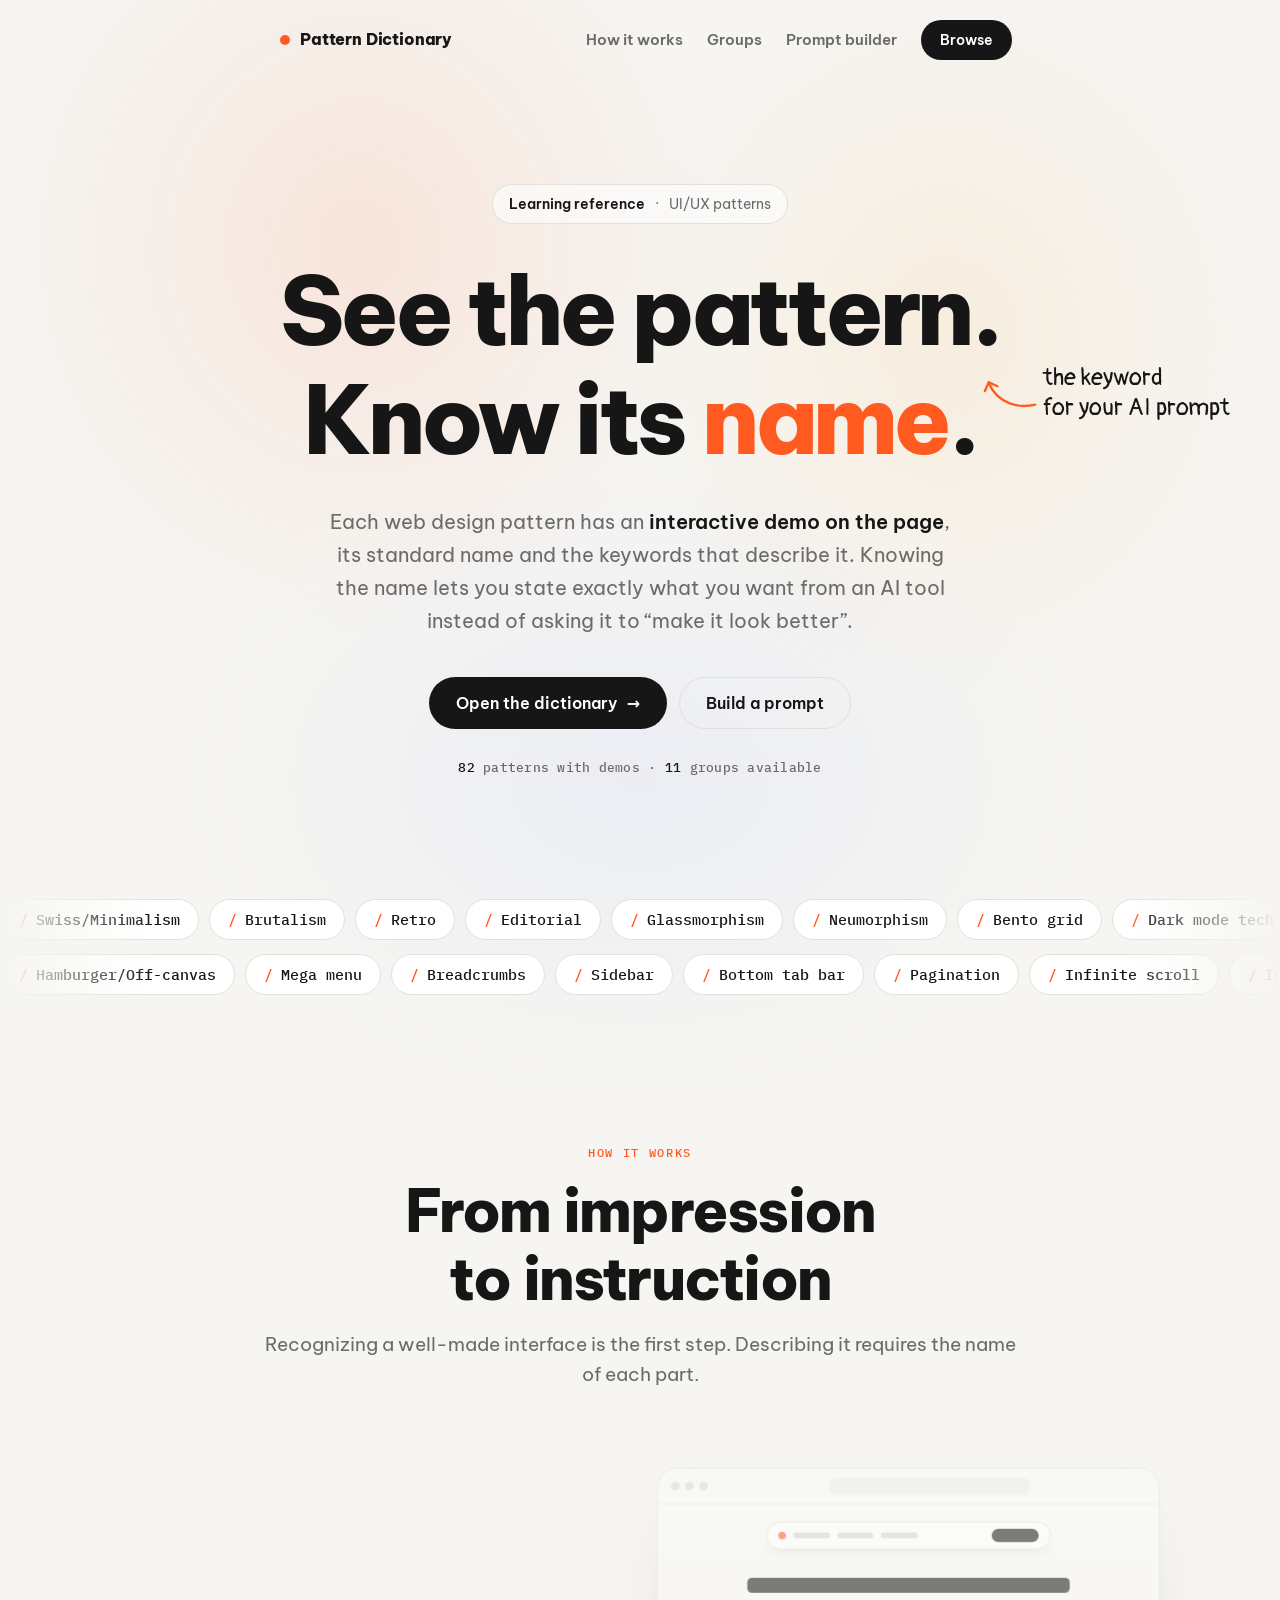
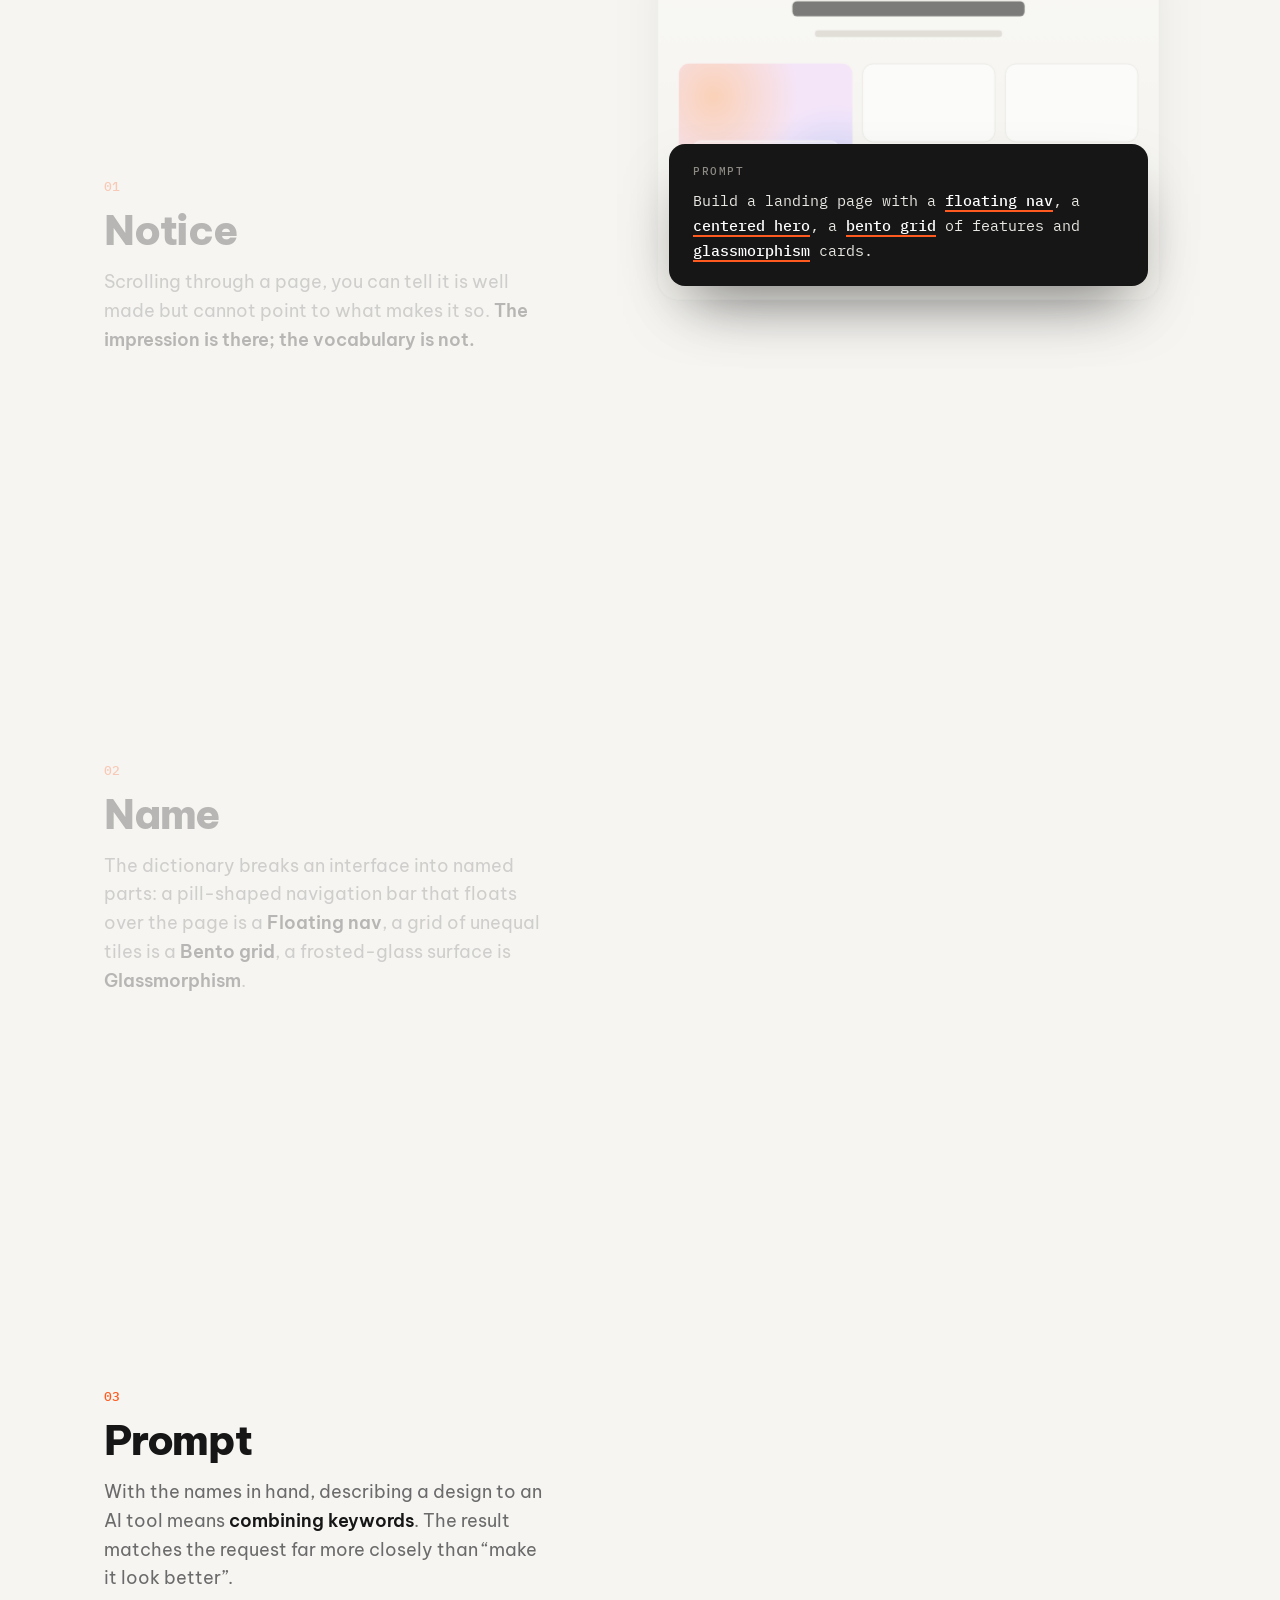
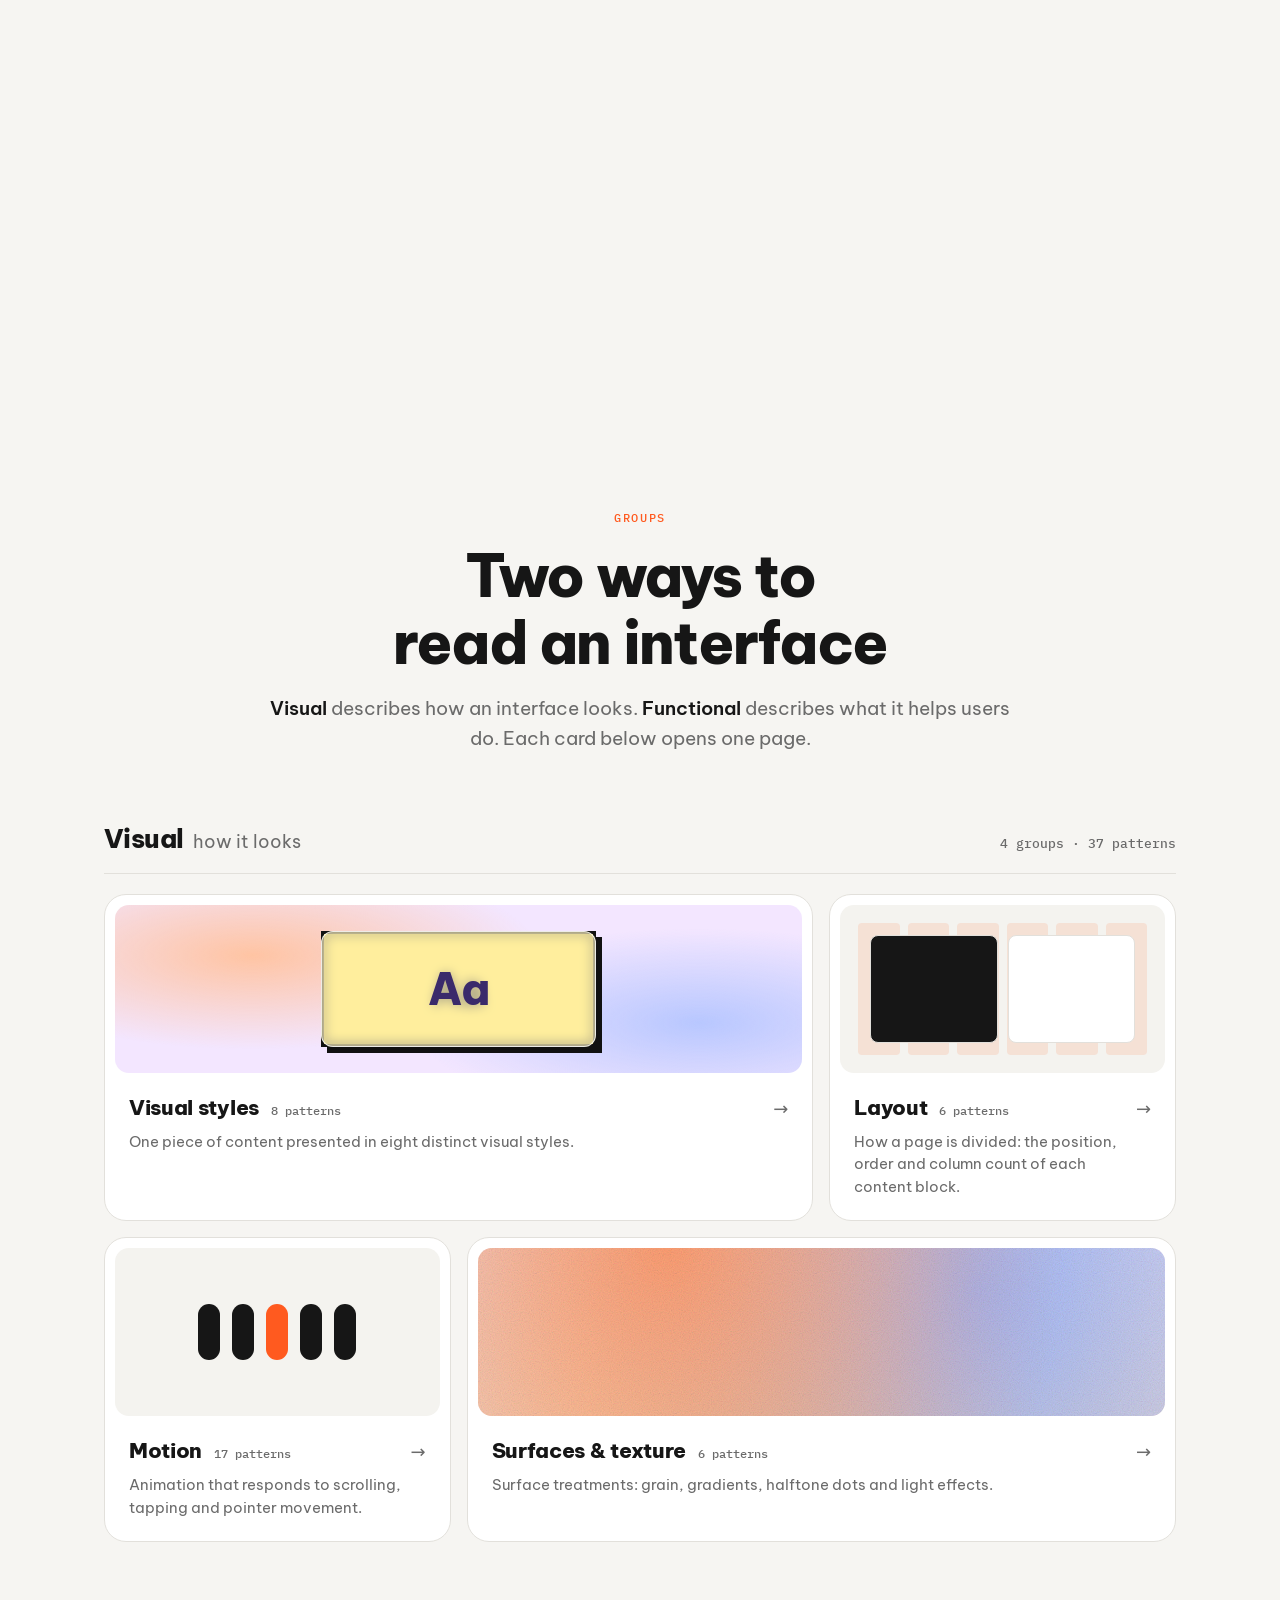
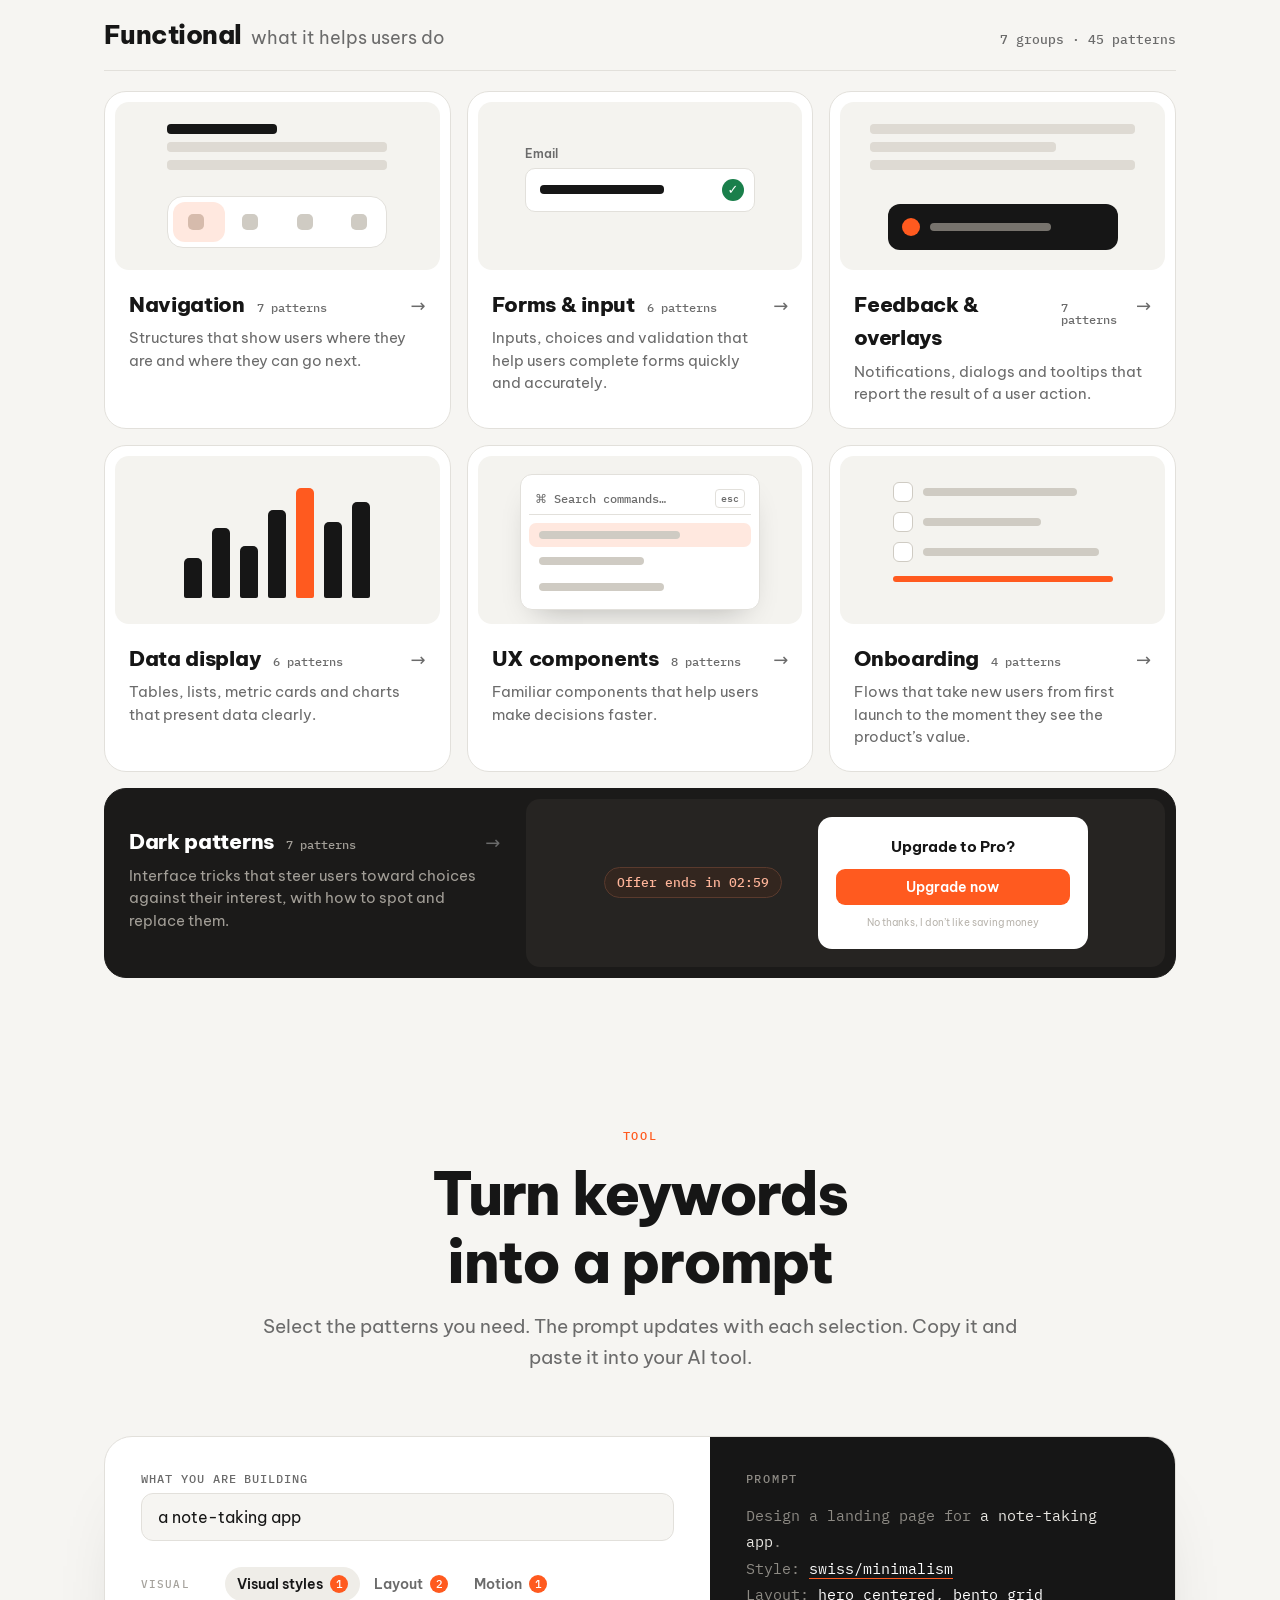
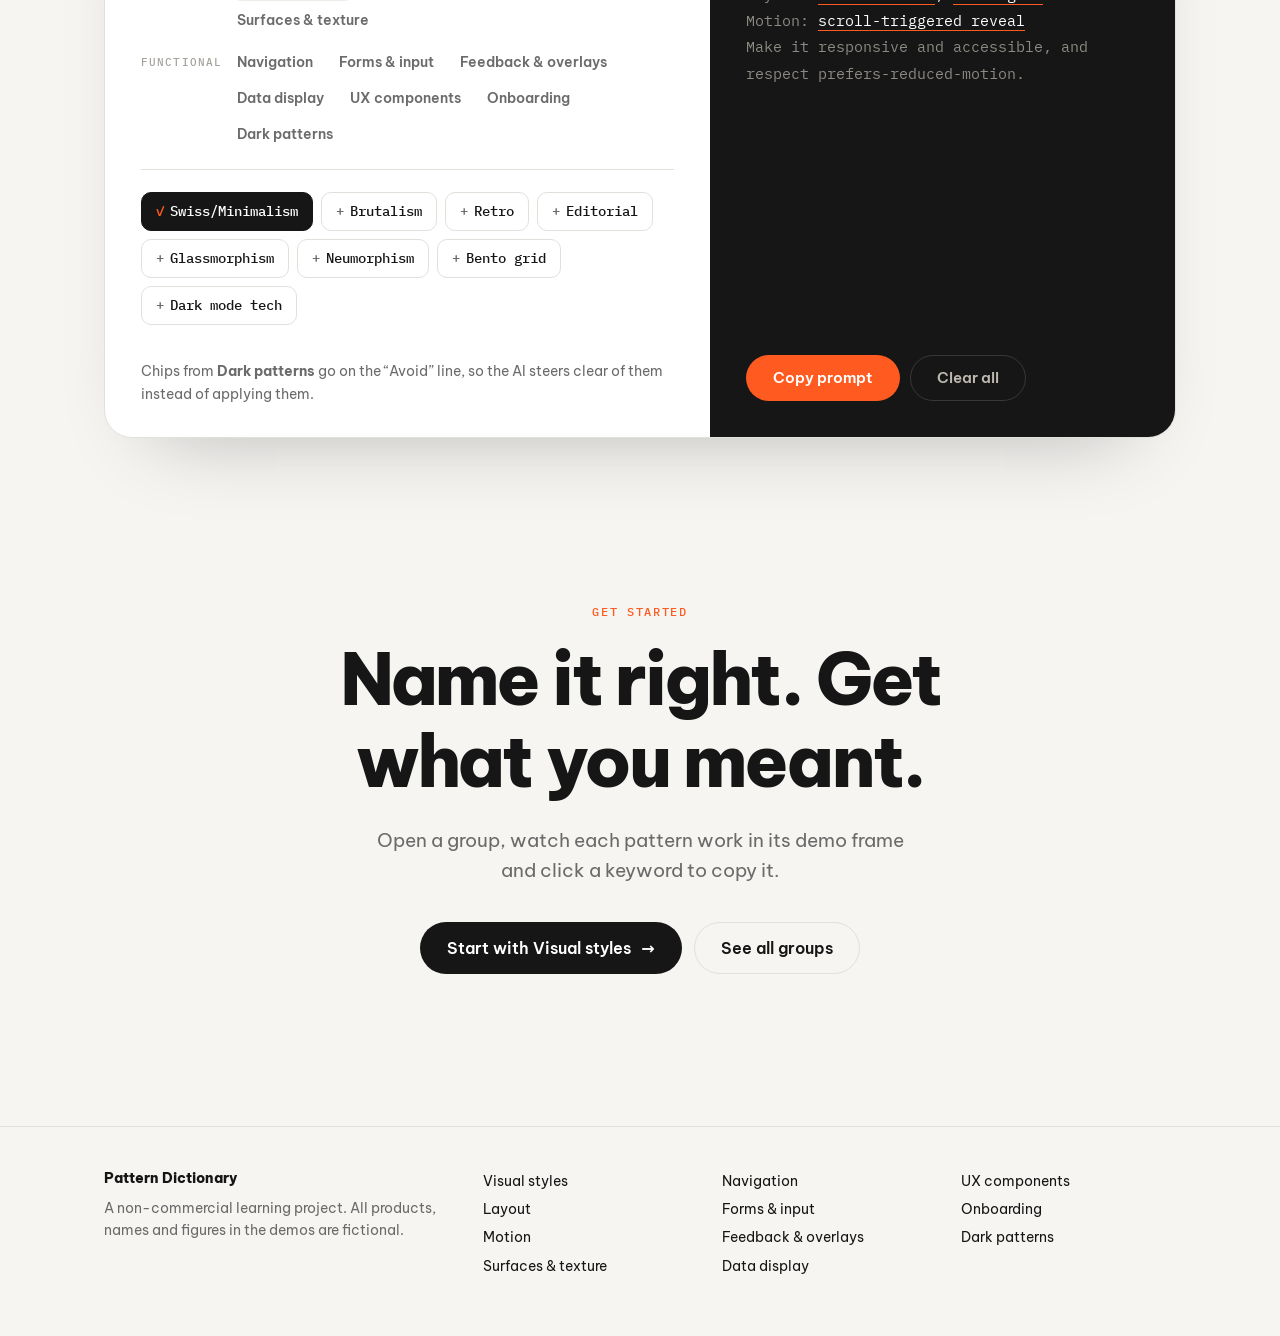
<file: index.html>
<!doctype html>
<html lang="en">
<head>
<meta charset="utf-8">
<meta name="viewport" content="width=device-width,initial-scale=1">
<meta name="color-scheme" content="only light">
<title>Pattern Dictionary — names and keywords for web UI patterns</title>
<meta name="description" content="A dictionary of web design patterns. Each pattern has an interactive demo, its standard name and the keywords to describe it precisely to an AI tool.">
<meta property="og:type" content="website">
<meta property="og:locale" content="en_US">
<meta property="og:title" content="Pattern Dictionary">
<meta property="og:description" content="UI/UX patterns with interactive demos, standard names and keywords for writing AI prompts.">
<meta property="og:url" content="https://epistex0.github.io/pattern-dictionary/">
<meta property="og:image" content="https://epistex0.github.io/pattern-dictionary/assets/og.png">
<meta property="og:image:width" content="1200">
<meta property="og:image:height" content="630">
<meta property="og:image:alt" content="Pattern Dictionary: see the pattern, know its name">
<meta name="twitter:card" content="summary_large_image">
<link rel="canonical" href="https://epistex0.github.io/pattern-dictionary/">
<meta name="theme-color" content="#f6f5f2">
<link rel="icon" href="data:image/svg+xml,%3Csvg xmlns='http://www.w3.org/2000/svg' viewBox='0 0 32 32'%3E%3Crect width='32' height='32' rx='9' fill='%23161616'/%3E%3Ccircle cx='16' cy='16' r='6.5' fill='%23ff5a1f'/%3E%3C/svg%3E">
<link rel="preconnect" href="https://fonts.googleapis.com">
<link rel="preconnect" href="https://fonts.gstatic.com" crossorigin>
<link href="https://fonts.googleapis.com/css2?family=Be+Vietnam+Pro:wght@400;600;800&family=IBM+Plex+Mono:wght@400;500&family=Pangolin&display=swap" rel="stylesheet">
<link rel="stylesheet" href="assets/dict.css">
<script>document.documentElement.classList.add('js')</script>
<style>
/* ===== Landing — this page only. Tokens and fonts come from dict.css ===== */
:root{color-scheme:only light;
  --spring:linear(0,.06 2.4%,.23 5.3%,.46 9.1%,.72 14%,.9 19%,1.01 25%,1.04 30%,1.035 36%,1.01 46%,.998 58%,1);
  --out:cubic-bezier(.2,.8,.2,1);
  --hand:'Pangolin',var(--sans);
  --card:#fff;--soft:#efede8
}
html{scroll-padding-top:96px}
body{overflow-x:clip}
h1,h2,h3,p{margin:0}
.lw{max-width:var(--wrap);margin:0 auto;padding:0 24px}
.sr{position:absolute;width:1px;height:1px;overflow:hidden;clip-path:inset(50%);white-space:nowrap}
.eb{font:500 12px/1 var(--mono);letter-spacing:.14em;text-transform:uppercase;color:var(--acc)}
.sec{padding:152px 0 0}
.sec-h{text-align:center;max-width:760px;margin:0 auto 64px}
.sec-h h2{font-size:clamp(36px,4.6vw,60px);font-weight:800;line-height:1.15;letter-spacing:-.03em;margin:18px 0 16px;text-wrap:balance}
.sec-h p{font-size:19px;color:var(--mute);text-wrap:pretty}
.btn{display:inline-flex;align-items:center;gap:10px;height:52px;padding:0 26px;border-radius:999px;font:600 16px/1 var(--sans);text-decoration:none;border:1px solid transparent;cursor:pointer;transition:scale .5s var(--spring),background-color .2s}
.btn:active{scale:.96}
.btn-ink{background:var(--ink);color:#fff}
.btn-ink:hover{background:#000}
.btn-ghost{background:transparent;color:var(--ink);border-color:var(--line)}
.btn-ghost:hover{background:#fff}
.btn .ar{transition:translate .5s var(--spring)}
.btn:hover .ar{translate:4px 0}

/* ---------- Floating pill nav ---------- */
.lnav{position:fixed;inset:12px 0 auto;z-index:100;display:flex;justify-content:center;padding:0 12px;pointer-events:none;transition:translate .6s var(--spring)}
.lnav-in{pointer-events:auto;position:relative;width:min(760px,100%);height:56px;display:flex;align-items:center;gap:4px;padding:0 8px 0 20px;border-radius:999px}
.lnav-in::before{content:"";position:absolute;inset:0;z-index:-1;border-radius:inherit;background:rgba(255,255,255,.72);backdrop-filter:blur(16px) saturate(1.4);-webkit-backdrop-filter:blur(16px) saturate(1.4);border:1px solid rgba(0,0,0,.07);box-shadow:0 10px 30px -12px rgba(0,0,0,.18);opacity:0;scale:.97;transition:opacity .35s var(--out),scale .6s var(--spring)}
.lnav.float{translate:0 4px}
.lnav.float .lnav-in::before{opacity:1;scale:1}
.lnav .brand{font-weight:800;color:var(--ink);text-decoration:none;letter-spacing:-.01em;display:flex;align-items:center;gap:10px;margin-right:auto;white-space:nowrap}
.lnav .brand::before{content:"";width:10px;height:10px;background:var(--acc);border-radius:50%}
.lnav-links a{font:600 15px/1 var(--sans);color:var(--mute);text-decoration:none;padding:10px 12px;border-radius:999px;transition:color .2s}
.lnav-links a:hover{color:var(--ink)}
.lnav .btn{height:40px;padding:0 18px;font-size:14px;margin-left:8px}

/* ---------- Hero ---------- */
.hero{position:relative;padding:184px 0 0;text-align:center;isolation:isolate}
.hero::before{content:"";position:absolute;inset:0 0 -120px;z-index:-1;pointer-events:none;
  background:radial-gradient(40% 50% at 28% 22%,rgba(255,90,31,.11),transparent 70%),radial-gradient(36% 46% at 74% 30%,rgba(255,196,120,.16),transparent 70%),radial-gradient(50% 40% at 50% 70%,rgba(140,170,255,.10),transparent 70%)}
.pill{display:inline-flex;align-items:center;gap:10px;padding:8px 16px;border:1px solid var(--line);border-radius:999px;background:rgba(255,255,255,.6);font-size:14px;color:var(--mute)}
.pill b{font-weight:600;color:var(--ink)}
.hero h1{font-size:clamp(46px,7.4vw,108px);font-weight:800;line-height:1.15;letter-spacing:-.045em;margin:32px auto 0;max-width:none}
.hero h1 .w{display:inline-block}
.hero h1 em{font-style:normal;color:var(--acc)}
.anchor{position:relative;display:inline-block}
.note-hand{position:absolute;left:calc(100% + 4px);top:-.1em;width:max-content;display:flex;align-items:flex-start;gap:4px;font:400 24px/1.25 var(--hand);letter-spacing:0;color:var(--ink);text-align:left;transform-origin:0 50%}
.note-hand svg{width:58px;height:44px;flex:none;margin-top:8px;color:var(--acc)}
.lead{font-size:clamp(18px,1.6vw,21px);color:var(--mute);max-width:620px;margin:32px auto 0;text-wrap:pretty}
.lead b{color:var(--ink);font-weight:600}
.cta-row{display:flex;justify-content:center;flex-wrap:wrap;gap:12px;margin-top:40px}
.stats{font:500 13px/1.7 var(--mono);text-wrap:balance;color:var(--mute);margin-top:28px;letter-spacing:.02em}
.stats b{color:var(--ink);font-weight:500}

/* Text reveal: text is visible from the start (opacity >0 so LCP is not delayed); it only rises and gains contrast */
@media (prefers-reduced-motion:no-preference){
  .hero h1 .w{animation:wIn 1.1s var(--spring) backwards;animation-delay:calc(var(--i) * 70ms)}
  .note-hand{animation:noteIn 1s var(--spring) .9s backwards}
  .hero .pill,.hero .lead,.hero .cta-row{animation:fadeUp .9s var(--out) backwards}
  .hero .lead{animation-delay:.35s}.hero .cta-row{animation-delay:.5s}
}
@keyframes wIn{from{opacity:.14;translate:0 .28em}}
@keyframes noteIn{from{opacity:0;transform:rotate(-8deg) translateY(10px) scale(.9)}}
@keyframes fadeUp{from{opacity:.001;translate:0 14px}}

/* ---------- Marquee ---------- */
.mq{margin-top:120px;min-height:96px;display:grid;gap:14px;overflow:clip;-webkit-mask-image:linear-gradient(90deg,transparent,#000 12%,#000 88%,transparent);mask-image:linear-gradient(90deg,transparent,#000 12%,#000 88%,transparent)}
.mq-row{display:flex;width:max-content}
.mq-row ul{display:flex;gap:10px;margin:0;padding:0 10px 0 0;list-style:none}
.mq-row li{font:500 15px/1 var(--mono);white-space:nowrap;padding:12px 18px;border-radius:999px;background:#fff;border:1px solid var(--line);color:var(--ink)}
.mq-row li i{font-style:normal;color:var(--acc);margin-right:8px}
@media (prefers-reduced-motion:no-preference){
  .mq-row{animation:mq var(--dur,80s) linear infinite}
  .mq-row.rev{animation-direction:reverse}
  .mq:hover .mq-row,.mq:not(.live) .mq-row{animation-play-state:paused}
}
@media (prefers-reduced-motion:reduce){.mq{overflow-x:auto}.mq-row ul[aria-hidden]{display:none}}
@keyframes mq{to{translate:-50% 0}}

/* ---------- Scroll-triggered reveal (stagger qua --i) ---------- */
.js .rv{opacity:0;translate:0 28px;transition:opacity .8s var(--out),translate 1.1s var(--spring);transition-delay:calc(var(--i,0) * 80ms)}
.js .rv.in{opacity:1;translate:none}
@media (prefers-reduced-motion:reduce){.js .rv{opacity:1;translate:none;transition:none}
  .step,.frame,.tag,.prompt-card,.wow,.lnav,.lnav-in::before,.card,.card::after,.chips button,.btn,.btn .ar{transition:none}}

/* ---------- Scrollytelling ---------- */
.story{display:grid;grid-template-columns:1fr 1.15fr;gap:72px;align-items:start}
.steps{padding:12vh 0 18vh}
.step{min-height:68vh;display:flex;flex-direction:column;justify-content:center;opacity:.28;transition:opacity .5s var(--out)}
.step.on{opacity:1}
.step .n{font:500 13px/1 var(--mono);color:var(--acc)}
.step h3{font-size:clamp(30px,3.2vw,44px);font-weight:800;line-height:1.15;letter-spacing:-.03em;margin:14px 0 14px}
.step p{font-size:18px;color:var(--mute);max-width:440px}
.step p b{color:var(--ink);font-weight:600}
.panel{position:sticky;top:calc(50vh - 230px);height:460px}
.frame{position:absolute;inset:0;border-radius:22px;background:#fff;border:1px solid var(--line);box-shadow:0 30px 80px -40px rgba(0,0,0,.35);overflow:hidden;transition:scale .9s var(--spring),opacity .5s var(--out)}
.frame-bar{height:38px;display:flex;align-items:center;gap:6px;padding:0 14px;border-bottom:1px solid var(--line);background:#faf9f7}
.frame-bar i{width:9px;height:9px;border-radius:50%;background:#dddad3}
.frame-bar span{margin:0 auto;width:42%;height:18px;border-radius:6px;background:var(--soft)}
.site{position:relative;height:calc(100% - 38px);padding:18px 22px;background:linear-gradient(180deg,#fbfaf8,#f3f1ec)}
.m-nav{width:62%;height:30px;margin:0 auto;border-radius:999px;background:#fff;border:1px solid var(--line);box-shadow:0 6px 16px -8px rgba(0,0,0,.2);display:flex;align-items:center;gap:8px;padding:0 12px}
.m-nav i{height:6px;border-radius:3px;background:#d8d5ce;width:14%}
.m-nav i:first-child{width:8px;height:8px;border-radius:50%;background:var(--acc)}
.m-nav i:last-child{margin-left:auto;width:18%;height:14px;border-radius:999px;background:var(--ink)}
.m-hero{margin:30px auto 0;width:70%;display:grid;gap:9px;justify-items:center}
.m-hero i{height:16px;border-radius:5px;background:var(--ink);width:100%}
.m-hero i:nth-child(2){width:72%}
.m-hero i:nth-child(3){height:7px;width:58%;background:#cfcbc3;margin-top:6px}
.m-bento{margin-top:28px;display:grid;grid-template-columns:1.3fr 1fr 1fr;grid-template-rows:84px 84px;gap:10px}
.m-bento>div{border-radius:12px;background:#fff;border:1px solid var(--line)}
.m-bento .big{grid-row:span 2;position:relative;overflow:hidden;border:0;background:radial-gradient(70% 80% at 20% 20%,#ffb48a,transparent 70%),radial-gradient(70% 80% at 90% 80%,#9db4ff,transparent 70%),#f4d8ff}
.m-bento .glass{position:absolute;inset:auto 14px 14px;height:46%;border-radius:10px;background:rgba(255,255,255,.4);border:1px solid rgba(255,255,255,.7);backdrop-filter:blur(8px);-webkit-backdrop-filter:blur(8px)}
.m-bento .wide{grid-column:span 2}
.wow{position:absolute;right:30px;bottom:18px;font:400 22px/1.2 var(--hand);color:var(--acc);rotate:-6deg;transition:opacity .4s var(--out),translate .8s var(--spring)}
.tag{position:absolute;z-index:2;display:flex;align-items:center;gap:7px;font:500 13px/1 var(--mono);padding:8px 11px;border-radius:8px;background:var(--ink);color:#fff;box-shadow:0 8px 20px -8px rgba(0,0,0,.4);opacity:0;scale:.85;translate:0 8px;transition:opacity .35s var(--out),scale .7s var(--spring),translate .7s var(--spring)}
.tag::before{content:"";width:6px;height:6px;border-radius:50%;background:var(--acc)}
.tag.t1{top:44px;left:calc(19% - 10px)}
.tag.t2{top:116px;right:8%}
.tag.t3{bottom:160px;left:12px}
.tag.t4{bottom:46px;left:30%}
.prompt-card{position:absolute;left:28px;right:28px;bottom:28px;z-index:3;padding:22px 24px;border-radius:16px;background:var(--ink);color:#e9e7e2;font:400 15px/1.65 var(--mono);box-shadow:0 30px 60px -20px rgba(0,0,0,.5);opacity:0;translate:0 30px;transition:opacity .4s var(--out),translate .9s var(--spring)}
.prompt-card .lbl{display:block;font:500 11px/1 var(--mono);letter-spacing:.14em;text-transform:uppercase;color:#8d8a84;margin-bottom:12px}
.prompt-card b{color:#fff;font-weight:500;border-bottom:2px solid var(--acc)}
.panel:is([data-step="2"],[data-step="3"]) .tag{opacity:1;scale:1;translate:none}
.panel .tag{transition-delay:calc(var(--i) * 90ms)}
.panel:not([data-step="1"]) .wow{opacity:0;translate:0 -8px}
.panel[data-step="3"] .frame{scale:.94;opacity:.55}
.panel[data-step="3"] .tag{opacity:0;transition-delay:0s}
.panel[data-step="3"] .prompt-card{opacity:1;translate:none}
.story-cap{display:none}

/* ---------- Group bento ---------- */
.cluster+.cluster{margin-top:72px}
.cl-h{display:flex;align-items:baseline;justify-content:space-between;gap:16px;margin-bottom:20px;padding-bottom:14px;border-bottom:1px solid var(--line)}
.cl-h h3{font-size:26px;font-weight:800;letter-spacing:-.02em}
.cl-h h3 span{font-weight:400;color:var(--mute);margin-left:5px;font-size:18px;letter-spacing:0}
.cl-h small{font:500 13px/1 var(--mono);color:var(--mute)}
.bento{display:grid;grid-template-columns:repeat(6,1fr);gap:16px}
.card{grid-column:span var(--span,2);position:relative;display:flex;flex-direction:column;border-radius:22px;background:var(--card);border:1px solid var(--line);padding:10px 10px 22px;color:var(--ink);text-decoration:none;isolation:isolate;transition:translate .6s var(--spring)}
.card::after{content:"";position:absolute;inset:0;z-index:-1;border-radius:inherit;box-shadow:0 24px 50px -24px rgba(0,0,0,.28);opacity:0;transition:opacity .4s var(--out)}
a.card:hover{translate:0 -4px}
a.card:hover::after{opacity:1}
.card .meta{display:flex;align-items:baseline;gap:12px;padding:18px 14px 0}
.card h4{margin:0;font-size:21px;font-weight:800;letter-spacing:-.015em}
.card .cnt{font:500 12px/1 var(--mono);color:var(--mute)}
.card .go{margin-left:auto;font-size:18px;color:var(--mute);transition:translate .5s var(--spring),color .2s}
a.card:hover .go{translate:4px 0;color:var(--acc)}
.card p{padding:6px 14px 0;font-size:15px;color:var(--mute);line-height:1.5;text-wrap:pretty}
.soon-b{font:500 11px/1 var(--mono);letter-spacing:.08em;text-transform:uppercase;padding:5px 8px;border-radius:999px;background:var(--soft);color:var(--mute)}
.card.soon .pv{opacity:.75}
.card.dark{background:#1b1a19;border-color:#1b1a19;color:#fff}
.card.dark p,.card.dark .cnt{color:#a29e97}
.card.dark .soon-b{background:#2d2b29;color:#bdb8b0}
.card.dark .pv{opacity:1}
@media (min-width:901px){.card.dark{display:grid;grid-template-columns:1fr 1.6fr;grid-template-rows:auto 1fr;column-gap:12px;padding:10px}.card.dark .pv{grid-column:2;grid-row:1/3}.card.dark .meta{padding-top:26px}}

/* Animated preview per group (transform/opacity only; paused when off screen) */
.pv{position:relative;height:168px;border-radius:14px;background:#f4f3ef;overflow:hidden}
.card:not(.live) .pv *,.card:not(.live) .pv *::before,.card:not(.live) .pv *::after,.card:not(.live) .pv::before,.card:not(.live) .pv::after{animation-play-state:paused!important}
@media (prefers-reduced-motion:reduce){.pv *,.pv *::before,.pv *::after,.pv::before,.pv::after{animation:none!important}}
.pv .c{position:absolute;inset:0;display:grid;place-items:center}
/* Visual styles: three styles for the same "Aa" */
.pv-aes .s{position:absolute;inset:26px 30%;display:grid;place-items:center;border-radius:12px;font-size:44px;animation:aes 7.5s var(--out) infinite;animation-delay:calc(var(--i) * -2.5s)}
.pv-aes .s1{background:#fff;font-family:Georgia,serif;font-weight:400;border:1px solid var(--line)}
.pv-aes .s2{background:#ffe14d;font-family:var(--mono);font-weight:500;border:3px solid #111;border-radius:0;box-shadow:6px 6px 0 #111}
.pv-aes .s3{background:rgba(255,255,255,.45);border:1px solid rgba(255,255,255,.8);font-weight:800;color:#3a2a6b;backdrop-filter:blur(6px);-webkit-backdrop-filter:blur(6px)}
.pv-aes{background:radial-gradient(60% 80% at 20% 30%,#ffc4a3,transparent 70%),radial-gradient(60% 80% at 85% 70%,#b8c7ff,transparent 70%),#f3e6ff}
@keyframes aes{0%,30%{opacity:1;transform:none}36%,94%{opacity:0;transform:translateY(10px) scale(.96)}100%{opacity:1;transform:none}}
/* Layout: column grid appears, one block switches sides */
.pv-lay .g{position:absolute;inset:18px;display:grid;grid-template-columns:repeat(6,1fr);gap:8px}
.pv-lay .g i{border-radius:4px;background:rgba(255,90,31,.12);animation:lay 4s ease-in-out infinite}
.pv-lay .b{position:absolute;inset:30px 30px;display:grid;grid-template-columns:1fr 1fr;gap:10px}
.pv-lay .b i{border-radius:8px;background:#fff;border:1px solid var(--line)}
.pv-lay .b i:first-child{background:var(--ink);animation:swap 4s var(--spring) infinite}
@keyframes lay{0%,100%{opacity:0}35%,65%{opacity:1}}
@keyframes swap{0%,40%{transform:none}50%,90%{transform:translateX(calc(100% + 10px))}}
/* Motion: spring stagger */
.pv-mot .c{display:flex;gap:12px;justify-content:center;align-items:center}
.pv-mot i{width:22px;height:56px;border-radius:999px;background:var(--ink);animation:mot 3.2s var(--spring) infinite;animation-delay:calc(var(--i) * 110ms)}
.pv-mot i:nth-child(3){background:var(--acc)}
@keyframes mot{0%{opacity:0;transform:translateY(34px)}30%,75%{opacity:1;transform:none}90%,100%{opacity:0;transform:translateY(-12px)}}
/* Surfaces: aurora + grain */
.pv-sur{background:#efe6f7}
.pv-sur::before{content:"";position:absolute;left:50%;top:50%;width:max(160%,520px);aspect-ratio:1;margin:calc(max(160%,520px) / -2) 0 0 calc(max(160%,520px) / -2);background:radial-gradient(closest-side at 36% 42%,#ff9f73,transparent),radial-gradient(closest-side at 64% 46%,#9fb8ff,transparent),radial-gradient(closest-side at 50% 64%,#ffd38c,transparent);animation:spin 16s linear infinite}
.pv-sur::after{content:"";position:absolute;inset:0;opacity:.32;mix-blend-mode:multiply;background:url("data:image/svg+xml,%3Csvg xmlns='http://www.w3.org/2000/svg' width='140' height='140'%3E%3Cfilter id='n'%3E%3CfeTurbulence type='fractalNoise' baseFrequency='.9' numOctaves='2' stitchTiles='stitch'/%3E%3C/filter%3E%3Crect width='100%25' height='100%25' filter='url(%23n)'/%3E%3C/svg%3E")}
@keyframes spin{to{transform:rotate(1turn)}}
/* Navigation: bottom tab bar */
.pv-nav .bar{position:absolute;left:50%;bottom:22px;width:220px;margin-left:-110px;height:52px;border-radius:16px;background:#fff;border:1px solid var(--line);display:grid;grid-template-columns:repeat(4,1fr);place-items:center}
.pv-nav .bar i{width:16px;height:16px;border-radius:5px;background:#cfcbc3}
.pv-nav .ind{position:absolute;left:5px;top:5px;width:calc(25% - 2.5px);height:40px;border-radius:12px;background:rgba(255,90,31,.14);animation:tab 6s var(--spring) infinite}
.pv-nav .top{position:absolute;left:50%;top:22px;width:220px;margin-left:-110px;display:grid;gap:8px}
.pv-nav .top i{height:10px;border-radius:4px;background:#dedad3}.pv-nav .top i:first-child{width:50%;background:var(--ink)}
@keyframes tab{0%,20%{transform:none}25%,45%{transform:translateX(100%)}50%,70%{transform:translateX(200%)}75%,95%{transform:translateX(300%)}100%{transform:none}}
/* Forms: typing → valid */
.pv-form .f{position:absolute;left:50%;top:50%;width:230px;margin:-38px 0 0 -115px}
.pv-form small{display:block;font:600 12px/1 var(--sans);color:var(--mute);margin-bottom:8px}
.pv-form .in{position:relative;height:44px;border-radius:10px;background:#fff;border:1px solid var(--line);padding:0 14px;display:flex;align-items:center}
.pv-form .ok-ring{position:absolute;inset:-1px;border-radius:10px;border:2px solid #1a7f4b;opacity:0;animation:okr 4s infinite}
.pv-form .txt{height:9px;width:62%;border-radius:4px;background:var(--ink);transform-origin:left;animation:type 4s steps(9) infinite}
.pv-form .chk{position:absolute;right:10px;width:22px;height:22px;border-radius:50%;background:#1a7f4b;color:#fff;font-size:13px;display:grid;place-items:center;animation:pop 4s var(--spring) infinite}
@keyframes type{0%{transform:scaleX(0)}45%,100%{transform:scaleX(1)}}
@keyframes okr{0%,48%{opacity:0}55%,92%{opacity:1}100%{opacity:0}}
@keyframes pop{0%,48%{transform:scale(0)}58%,92%{transform:scale(1)}100%{transform:scale(0)}}
/* Feedback: toast */
.pv-fb .toast{position:absolute;left:50%;bottom:20px;width:230px;margin-left:-115px;height:46px;border-radius:12px;background:var(--ink);display:flex;align-items:center;gap:10px;padding:0 14px;animation:toast 4.5s var(--spring) infinite}
.pv-fb .toast b{width:18px;height:18px;border-radius:50%;background:var(--acc);flex:none}
.pv-fb .toast i{height:8px;width:60%;border-radius:4px;background:#77736d}
.pv-fb .bg{position:absolute;inset:22px 30px auto;display:grid;gap:8px}.pv-fb .bg i{height:10px;border-radius:4px;background:#dedad3}.pv-fb .bg i:nth-child(2){width:70%}
@keyframes toast{0%{opacity:0;transform:translateY(90px)}18%,70%{opacity:1;transform:none}82%,100%{opacity:0;transform:translateY(14px)}}
/* Data: bar chart */
.pv-data .c{display:flex;align-items:flex-end;justify-content:center;gap:10px;padding-bottom:26px}
.pv-data i{width:18px;height:var(--h);border-radius:5px 5px 2px 2px;background:var(--ink);transform-origin:bottom;animation:bar 4s var(--spring) infinite;animation-delay:calc(var(--i) * 80ms)}
.pv-data i:nth-child(5){background:var(--acc)}
@keyframes bar{0%{transform:scaleY(0)}25%,80%{transform:scaleY(1)}100%{transform:scaleY(0)}}
/* UX components: command palette */
.pv-ux .pal{position:absolute;left:50%;top:18px;width:240px;margin-left:-120px;border-radius:12px;background:#fff;border:1px solid var(--line);box-shadow:0 14px 30px -16px rgba(0,0,0,.3);padding:8px}
.pv-ux .q{height:32px;border-bottom:1px solid var(--line);display:flex;align-items:center;gap:8px;padding:0 6px;font:500 12px var(--mono);color:var(--mute)}
.pv-ux .q kbd{margin-left:auto;font:500 10px var(--mono);padding:2px 5px;border:1px solid var(--line);border-radius:4px}
.pv-ux .rows{position:relative;padding-top:6px}
.pv-ux .rows i{position:relative;z-index:1;display:block;height:24px;margin:2px 0;padding:8px 10px}
.pv-ux .rows i::before{content:"";display:block;height:8px;width:var(--w);border-radius:4px;background:#cfcbc3}
.pv-ux .hl{position:absolute;left:0;right:0;top:8px;height:24px;border-radius:7px;background:rgba(255,90,31,.14);animation:hl 4s var(--spring) infinite}
@keyframes hl{0%,25%{transform:none}33%,58%{transform:translateY(26px)}66%,92%{transform:translateY(52px)}100%{transform:none}}
/* Onboarding: checklist */
.pv-onb .list{position:absolute;left:50%;top:50%;width:220px;margin:-58px 0 0 -110px;display:grid;gap:10px}
.pv-onb .row{display:flex;align-items:center;gap:10px}
.pv-onb .bx{position:relative;width:20px;height:20px;border-radius:6px;border:1.5px solid #cfcbc3;background:#fff}
.pv-onb .bx::after{content:"✓";position:absolute;inset:-1.5px;border-radius:6px;background:var(--acc);color:#fff;font-size:12px;display:grid;place-items:center;transform:scale(0);animation:chk 5s var(--spring) infinite;animation-delay:calc(var(--i) * .6s)}
.pv-onb .row i{height:8px;width:var(--w);border-radius:4px;background:#cfcbc3}
.pv-onb .prog{height:6px;border-radius:3px;background:#e4e1db;overflow:hidden;margin-top:4px}
.pv-onb .prog i{display:block;height:100%;background:var(--acc);transform-origin:left;animation:prog 5s var(--out) infinite}
@keyframes chk{0%,12%{transform:scale(0)}22%,88%{transform:scale(1)}96%,100%{transform:scale(0)}}
@keyframes prog{0%,12%{transform:scaleX(.04)}24%{transform:scaleX(.36)}36%{transform:scaleX(.68)}48%,88%{transform:scaleX(1)}96%,100%{transform:scaleX(.04)}}
/* Dark patterns: fake urgency + confirmshaming */
.pv-dark{background:#262422}
.pv-dark .c{grid-template-columns:auto auto;gap:22px 36px;align-content:center;justify-content:center}
.pv-dark .urg{font:500 13px/1 var(--mono);color:#ffb59a;border:1px solid #5a3a2d;background:#33261f;padding:8px 12px;border-radius:999px;animation:urg 1.2s ease-in-out infinite}
.pv-dark .modal{display:grid;gap:10px;justify-items:center;width:270px;padding:18px;border-radius:14px;background:#fff;color:var(--ink);text-align:center}
.pv-dark .modal b{font-size:15px}
.pv-dark .modal span{width:100%;height:36px;border-radius:9px;background:var(--acc);color:#fff;font:600 14px/36px var(--sans)}
.pv-dark .modal small{font-size:10px;color:#b9b5ae}
@keyframes urg{50%{opacity:.55;transform:scale(.97)}}

/* ---------- Prompt builder ---------- */
.pb{display:grid;grid-template-columns:1.3fr 1fr;border-radius:28px;background:#fff;border:1px solid var(--line);overflow:hidden;box-shadow:0 40px 80px -50px rgba(0,0,0,.3)}
.pb-l{padding:36px 36px 32px;min-width:0}
.pb-subj{display:grid;gap:8px;margin-bottom:26px}
.pb-subj span{font:500 12px/1 var(--mono);letter-spacing:.08em;text-transform:uppercase;color:var(--mute)}
.pb-subj input{height:48px;border-radius:12px;border:1px solid var(--line);background:var(--bg);padding:0 16px;font:400 16px var(--sans);color:var(--ink)}
.pb-subj input:focus{outline:2px solid var(--acc);outline-offset:0;background:#fff}
.tabs{display:grid;gap:8px;margin-bottom:22px;padding-bottom:18px;border-bottom:1px solid var(--line)}
.tabs .grp{display:grid;grid-template-columns:84px 1fr;align-items:start}
.tabs .tg{font:500 11px/34px var(--mono);letter-spacing:.1em;text-transform:uppercase;color:#a5a29c}
.tabs .tl{display:flex;flex-wrap:wrap;gap:2px}
.tabs button{display:inline-flex;align-items:center;gap:7px;height:34px;padding:0 12px;border-radius:999px;border:0;background:none;font:600 14px/1 var(--sans);color:var(--mute);cursor:pointer;transition:color .2s,background-color .2s}
.tabs button:hover{color:var(--ink);background:var(--bg)}
.tabs button[aria-selected=true]{background:var(--soft);color:var(--ink)}
.tabs .n{min-width:18px;height:18px;padding:0 5px;border-radius:999px;background:var(--acc);color:#fff;font:500 11px/18px var(--mono);text-align:center}
.tabs .n:empty{display:none}
.chips{display:flex;flex-wrap:wrap;gap:8px;min-height:150px;align-content:flex-start}
.chips button{display:inline-flex;align-items:center;gap:6px;font:500 14px/1.2 var(--mono);padding:10px 14px;border-radius:10px;border:1px solid var(--line);background:#fff;color:var(--ink);cursor:pointer;
  transition:opacity .35s var(--out) var(--d,0s),translate .6s var(--spring) var(--d,0s),scale .45s var(--spring),background-color .15s,color .15s,border-color .15s}
@starting-style{.chips button{opacity:0;translate:0 8px}}
.chips button:hover{border-color:var(--ink)}
.chips button:active{scale:.95}
.chips button::before{content:"+";color:var(--mute)}
.chips button[aria-pressed=true]{background:var(--ink);color:#fff;border-color:var(--ink)}
.chips button[aria-pressed=true]::before{content:"✓";color:var(--acc)}
.pb-hint{font-size:14px;color:var(--mute);margin-top:18px}
.pb-r{background:#161616;color:#e9e7e2;padding:36px;display:flex;flex-direction:column;min-width:0}
.pb-r .lbl{font:500 12px/1 var(--mono);letter-spacing:.14em;text-transform:uppercase;color:#8d8a84}
.pb-out{flex:1;margin:18px 0 24px;font:400 15px/1.75 var(--mono);white-space:pre-wrap;word-break:break-word;min-height:220px}
.pb-out .k{color:#8d8a84}
.pb-out mark{background:none;color:#fff;border-bottom:1.5px solid var(--acc)}
.pb-act{display:flex;gap:10px;flex-wrap:wrap}
.pb-act .btn{height:46px;font-size:15px}
.pb-act .copy{background:var(--acc);color:#fff;min-width:152px;justify-content:center}
.pb-act .copy:hover{background:#ff6f3b}
.pb-act .clear{background:transparent;color:#bdb8b0;border-color:#3a3836}
.pb-act .clear:hover{color:#fff;background:#222}

/* ---------- CTA + footer ---------- */
.end{text-align:center;padding:168px 0 152px}
.end h2{font-size:clamp(40px,5.6vw,76px);font-weight:800;line-height:1.15;letter-spacing:-.04em;max-width:14ch;margin:20px auto 22px;text-wrap:balance}
.end p{font-size:19px;color:var(--mute);max-width:540px;margin:0 auto}
.end .cta-row{margin-top:36px}
.foot{border-top:1px solid var(--line);padding:40px 0 56px;font-size:14px;color:var(--mute)}
.foot .lw{display:grid;grid-template-columns:1fr 2fr;gap:32px}
.foot b{display:block;color:var(--ink);font-weight:800;margin-bottom:8px}
.foot ul{list-style:none;margin:0;padding:0;columns:3;column-gap:24px}
.foot li{padding:3px 0;break-inside:avoid}
.foot a{color:var(--ink);text-decoration:none}
.foot a:hover{color:var(--acc)}
.foot li span{color:#a5a29c}

/* ---------- Responsive ---------- */
@media (max-width:1100px){.note-hand{left:15%;top:calc(100% - .05em)}.hero .lead{margin-top:84px}}
@media (max-width:900px){
  .story{grid-template-columns:1fr;gap:0;padding-top:48px}
  .panel{top:80px;height:270px;z-index:2;order:-1}
  .panel::before{content:"";position:absolute;inset:-84px -24px -16px;background:var(--bg);z-index:-1}
  .steps{padding:24px 0 24vh}.step{min-height:44vh;justify-content:flex-start}
  .site{padding:12px 14px}.m-hero{margin-top:18px}.m-bento{margin-top:14px;grid-template-rows:42px 42px}
  .tag{font-size:11px;padding:6px 8px}.tag.t2{top:90px}.tag.t3{bottom:64px}.tag.t4{bottom:12px}
  .wow{bottom:8px;font-size:17px}
  .prompt-card{left:14px;right:14px;bottom:14px;padding:16px;font-size:13px}
  .pb{grid-template-columns:1fr}
  .bento{grid-template-columns:1fr 1fr}.card{grid-column:span 1}.card.wide-m{grid-column:1/-1}
}
@media (max-width:760px){
  .lnav-links{display:none}
  .lnav .brand{font-size:16px}
  .hero{padding-top:136px}
  .hero h1{letter-spacing:-.04em;font-size:clamp(40px,11.5vw,56px);text-wrap:balance}.hero h1>br{display:none}
  .note-hand{font-size:18px;left:-30px}.note-hand svg{width:40px;height:30px;margin-top:4px}.hero .lead{margin-top:76px}
  .sec{padding-top:112px}.sec-h{margin-bottom:44px}.sec-h p{font-size:17px}
  .bento{grid-template-columns:1fr}.card{grid-column:1/-1}
  .cl-h{flex-direction:column;align-items:flex-start;gap:10px}.cl-h h3 span{white-space:nowrap}
  .pv{height:132px}.pv-dark .c{grid-template-columns:1fr;gap:12px}.pv-dark{height:200px}
  .pb-l,.pb-r{padding:24px 20px}
  .tabs .grp{grid-template-columns:1fr}.tabs .tg{line-height:1;padding:4px 12px 6px}
  .mq{margin-top:88px;min-height:84px}.mq-row li{font-size:13px;padding:10px 14px}
  .end{padding:120px 0 104px}
  .foot .lw{grid-template-columns:1fr}.foot ul{columns:2}
}
/* mobile: text ≥12px, tap targets ≥32px (placed last to win over the ≤900px rules) */
@media (max-width:760px){
  .lnav .brand{min-height:40px}
  .tabs .tg{font-size:12px}
  .tabs .n{min-width:20px;height:20px;font-size:12px;line-height:20px}
  .tag,.prompt-card .lbl{font-size:12px}
  .pv-dark .modal small{font-size:12px}
  .cl-h h3 span{display:block;margin:6px 0 0}
  .card .cnt{white-space:nowrap}
  .pb-act{display:grid;grid-template-columns:1fr 1fr}
  .pb-act .btn,.pb-act .copy{min-width:0;padding:0 12px;justify-content:center}
  .foot li{padding:0}
  .foot a,.foot li span{display:flex;align-items:center;min-height:36px}
}
</style>
</head>
<body>

<header class="lnav" id="lnav">
  <div class="lnav-in">
    <a class="brand" href="index.html" aria-current="page">Pattern Dictionary</a>
    <nav class="lnav-links" aria-label="On this page">
      <a href="#quy-trinh">How it works</a><a href="#nhom">Groups</a><a href="#prompt">Prompt builder</a>
    </nav>
    <a class="btn btn-ink" href="aesthetic.html" data-first>Browse</a>
  </div>
</header>

<main>
<section class="hero">
  <div class="lw">
    <span class="pill"><b>Learning reference</b><span aria-hidden="true">·</span>UI/UX patterns</span>
    <h1><span class="w" style="--i:0">See</span> <span class="w" style="--i:1">the</span> <span class="w" style="--i:2">pattern.</span><br> <span class="w" style="--i:3">Know</span> <span class="w" style="--i:4">its</span> <span class="anchor"><span class="w" style="--i:5"><em>name</em>.</span><span class="note-hand" aria-hidden="true"><svg viewBox="0 0 60 44" fill="none" stroke="currentColor" stroke-width="2.4" stroke-linecap="round"><path d="M56 34C40 38 18 34 8 12"/><path d="M4 20 8 11l9 4"/></svg>the keyword<br>for your AI prompt</span></span></h1>
    <p class="lead">Each web design pattern has an <b>interactive demo on the page</b>, its standard name and the keywords that describe it. Knowing the name lets you state exactly what you want from an AI tool instead of asking it to “make it look better”.</p>
    <div class="cta-row">
      <a class="btn btn-ink" href="aesthetic.html" data-first>Open the dictionary <span class="ar">→</span></a>
      <a class="btn btn-ghost" href="#prompt">Build a prompt</a>
    </div>
    <p class="stats" id="stats"><b>82</b> patterns with demos · <b>11</b> groups available</p>
  </div>
  <div class="mq" id="mq" aria-hidden="true"></div>
</section>

<section class="sec" id="quy-trinh" aria-labelledby="qt-h">
  <div class="lw">
    <div class="sec-h rv">
      <div class="eb">How it works</div>
      <h2 id="qt-h">From impression to instruction</h2>
      <p>Recognizing a well-made interface is the first step. Describing it requires the name of each part.</p>
    </div>
    <div class="story">
      <div class="steps">
        <div class="step on" data-s="1"><span class="n">01</span><h3>Notice</h3><p>Scrolling through a page, you can tell it is well made but cannot point to what makes it so. <b>The impression is there; the vocabulary is not.</b></p></div>
        <div class="step" data-s="2"><span class="n">02</span><h3>Name</h3><p>The dictionary breaks an interface into named parts: a pill-shaped navigation bar that floats over the page is a <b>Floating nav</b>, a grid of unequal tiles is a <b>Bento grid</b>, a frosted-glass surface is <b>Glassmorphism</b>.</p></div>
        <div class="step" data-s="3"><span class="n">03</span><h3>Prompt</h3><p>With the names in hand, describing a design to an AI tool means <b>combining keywords</b>. The result matches the request far more closely than “make it look better”.</p></div>
      </div>
      <div class="panel" id="panel" data-step="1" aria-hidden="true">
        <div class="frame">
          <div class="frame-bar"><i></i><i></i><i></i><span></span></div>
          <div class="site">
            <div class="m-nav"><i></i><i></i><i></i><i></i><i></i></div>
            <div class="m-hero"><i></i><i></i><i></i></div>
            <div class="m-bento"><div class="big"><div class="glass"></div></div><div></div><div></div><div class="wide"></div></div>
            <span class="wow">no name for it yet</span>
          </div>
        </div>
        <span class="tag t1" style="--i:0">Floating nav</span>
        <span class="tag t2" style="--i:1">Hero centered</span>
        <span class="tag t3" style="--i:2">Glassmorphism</span>
        <span class="tag t4" style="--i:3">Bento grid</span>
        <div class="prompt-card"><span class="lbl">Prompt</span>Build a landing page with a <b>floating nav</b>, a <b>centered hero</b>, a <b>bento grid</b> of features and <b>glassmorphism</b> cards.</div>
      </div>
    </div>
  </div>
</section>

<section class="sec" id="nhom" aria-labelledby="nhom-h">
  <div class="lw">
    <div class="sec-h rv">
      <div class="eb">Groups</div>
      <h2 id="nhom-h">Two ways to read an interface</h2>
      <p><b style="color:var(--ink);font-weight:600">Visual</b> describes how an interface looks. <b style="color:var(--ink);font-weight:600">Functional</b> describes what it helps users do. Each card below opens one page.</p>
    </div>
    <div id="clusters"></div>
  </div>
</section>

<section class="sec" id="prompt" aria-labelledby="pb-h">
  <div class="lw">
    <div class="sec-h rv">
      <div class="eb">Tool</div>
      <h2 id="pb-h">Turn keywords into a prompt</h2>
      <p>Select the patterns you need. The prompt updates with each selection. Copy it and paste it into your AI tool.</p>
    </div>
    <div class="pb rv">
      <div class="pb-l">
        <label class="pb-subj"><span>What you are building</span><input id="subj" value="a note-taking app" autocomplete="off" spellcheck="false"></label>
        <div class="tabs" role="tablist" aria-label="Keyword groups" id="tabs"></div>
        <div class="chips" role="tabpanel" id="chips" aria-labelledby=""></div>
        <p class="pb-hint">Chips from <b>Dark patterns</b> go on the “Avoid” line, so the AI steers clear of them instead of applying them.</p>
      </div>
      <div class="pb-r">
        <span class="lbl">Prompt</span>
        <div class="pb-out" id="out" aria-live="polite"></div>
        <div class="pb-act">
          <button class="btn copy" type="button" id="copy">Copy prompt</button>
          <button class="btn clear" type="button" id="clear">Clear all</button>
        </div>
      </div>
    </div>
  </div>
</section>

<section class="end">
  <div class="lw rv">
    <div class="eb">Get started</div>
    <h2>Name it right. Get what you meant.</h2>
    <p>Open a group, watch each pattern work in its demo frame and click a keyword to copy it.</p>
    <div class="cta-row">
      <a class="btn btn-ink" href="aesthetic.html" data-first><span>Start with <span data-first-name>Visual styles</span></span> <span class="ar">→</span></a>
      <a class="btn btn-ghost" href="#nhom">See all groups</a>
    </div>
  </div>
</section>
</main>

<footer class="foot">
  <div class="lw">
    <div><b>Pattern Dictionary</b>A non-commercial learning project. All products, names and figures in the demos are fictional.</div>
    <ul id="foot-list"></ul>
  </div>
</footer>

<script src="assets/dict.js"></script>
<script>
(() => {
  const $ = s => document.querySelector(s), $$ = s => [...document.querySelectorAll(s)];
  const esc = s => String(s).replace(/[&<>"]/g, c => ({ '&': '&amp;', '<': '&lt;', '>': '&gt;', '"': '&quot;' }[c]));
  const pages = Dict.pages;

  /* Pattern names per page (marquee + prompt builder). Counts and groups still come from DICT_PAGES. */
  const NAMES = {
    'aesthetic.html': ['Swiss/Minimalism', 'Brutalism', 'Retro', 'Editorial', 'Glassmorphism', 'Neumorphism', 'Bento grid', 'Dark mode tech'],
    'layout.html': ['Hero centered', 'Split hero', 'Bento grid', 'Asymmetric grid', 'Full-bleed', 'Card grid'],
    'motion.html': ['Scrollytelling', 'Pin/Sticky', 'Scrub', 'Scroll-triggered reveal', 'Stagger', 'Parallax', 'Morph', 'Marquee', 'Text reveal', 'View transitions', 'Micro-interactions', 'Dynamic Island', 'Fly to target', 'Scripted product demo', 'Marker highlight', 'Autoplay carousel', 'SVG line drawing'],
    'surface.html': ['Grain/Noise', 'Gradient mesh/Aurora', 'Halftone', 'Hand-drawn annotation', 'Device mockup', 'Spotlight/Glow'],
    'navigation.html': ['Hamburger/Off-canvas', 'Mega menu', 'Breadcrumbs', 'Sidebar', 'Bottom tab bar', 'Pagination', 'Infinite scroll'],
    'forms.html': ['Inline validation', 'Multi-step wizard', 'Autocomplete', 'Date picker', 'Password strength', 'Input mask'],
    'feedback.html': ['Modal', 'Drawer', 'Toast', 'Tooltip', 'Popover', 'Confirmation dialog', 'Progress indicator'],
    'data.html': ['Data table', 'Accordion', 'Carousel', 'Timeline', 'Comparison table', 'Filter chips'],
    'ux.html': ['Floating nav', 'Sticky CTA', 'Social proof', 'Pricing table', 'Feature tabs', 'Command palette', 'Empty state', 'Skeleton loading'],
    'onboarding.html': ['Coachmarks', 'Progressive disclosure', 'Onboarding checklist', 'Product tour'],
    'dark-patterns.html': ['Confirmshaming', 'Hidden costs', 'Roach motel', 'Forced continuity', 'Fake urgency', 'Sneak into basket', 'Nagging'],
  };
  const LABEL = { 'aesthetic.html': 'Style', 'layout.html': 'Layout', 'motion.html': 'Motion', 'surface.html': 'Surface', 'navigation.html': 'Navigation', 'forms.html': 'Forms', 'feedback.html': 'Feedback', 'data.html': 'Data display', 'ux.html': 'Components', 'onboarding.html': 'Onboarding', 'dark-patterns.html': 'Avoid' };

  /* ---------- stats + "Open the dictionary" links ---------- */
  const open = pages.filter(p => p.count), total = open.reduce((s, p) => s + p.count, 0), soon = pages.length - open.length;
  const first = open[0] || pages[0];
  $$('[data-first]').forEach(a => a.href = first.file);
  $$('[data-first-name]').forEach(s => s.textContent = first.name);
  const st = $('#stats');
  st.innerHTML = `<b>${total}</b> patterns with demos · <b>${open.length}</b> groups available` + (soon ? ` · ${soon} coming soon` : '');
  st.hidden = false;

  /* ---------- marquee: two rows, opposite directions ---------- */
  const rowHTML = (files, dur, rev) => {
    const li = files.flatMap(f => (NAMES[f] || []).map(n => `<li><i>/</i>${esc(n)}</li>`)).join('');
    return `<div class="mq-row${rev ? ' rev' : ''}" style="--dur:${dur}s"><ul>${li}</ul><ul aria-hidden="true">${li}</ul></div>`;
  };
  const byGroup = g => pages.filter(p => p.group === g).map(p => p.file);
  $('#mq').innerHTML = rowHTML(byGroup(DICT_GROUPS[0]), 90, false) + rowHTML(byGroup(DICT_GROUPS[1]), 110, true);

  /* ---------- group bento ---------- */
  const R = (n, f) => Array.from({ length: n }, (_, i) => f(i)).join('');
  const PV = {
    'aesthetic.html': `<div class="s s1" style="--i:0">Aa</div><div class="s s2" style="--i:1">Aa</div><div class="s s3" style="--i:2">Aa</div>`,
    'layout.html': `<div class="g">${R(6, () => '<i></i>')}</div><div class="b"><i></i><i></i></div>`,
    'motion.html': `<div class="c">${R(5, i => `<i style="--i:${i}"></i>`)}</div>`,
    'surface.html': '',
    'navigation.html': `<div class="top"><i></i><i></i><i></i></div><div class="bar"><span class="ind"></span>${R(4, () => '<i></i>')}</div>`,
    'forms.html': `<div class="f"><small>Email</small><div class="in"><span class="txt"></span><span class="chk">✓</span><span class="ok-ring"></span></div></div>`,
    'feedback.html': `<div class="bg"><i></i><i></i><i></i></div><div class="toast"><b></b><i></i></div>`,
    'data.html': `<div class="c">${[40, 70, 52, 88, 110, 76, 96].map((h, i) => `<i style="--h:${h}px;--i:${i}"></i>`).join('')}</div>`,
    'ux.html': `<div class="pal"><div class="q">⌘ Search commands…<kbd>esc</kbd></div><div class="rows"><span class="hl"></span><i style="--w:70%"></i><i style="--w:52%"></i><i style="--w:62%"></i></div></div>`,
    'onboarding.html': `<div class="list">${[70, 54, 80].map((w, i) => `<div class="row"><span class="bx" style="--i:${i}"></span><i style="--w:${w}%"></i></div>`).join('')}<div class="prog"><i></i></div></div>`,
    'dark-patterns.html': `<div class="c"><span class="urg">Offer ends in 02:59</span><div class="modal"><b>Upgrade to Pro?</b><span>Upgrade now</span><small>No thanks, I don’t like saving money</small></div></div>`,
  };
  const SPAN = { 'Visual': [4, 2, 2, 4], 'Functional': [2, 2, 2, 2, 2, 2, 6] };
  const SUB = { 'Visual': 'how it looks', 'Functional': 'what it helps users do' };
  const card = (p, i, g) => {
    const span = (SPAN[g] || [])[i] || 2, dark = p.file === 'dark-patterns.html';
    const tag = p.count ? 'a' : 'div';
    const slug = p.file.replace('.html', '').split('-')[0].slice(0, 4);
    const pvc = { aest: 'aes', layo: 'lay', moti: 'mot', surf: 'sur', navi: 'nav', form: 'form', feed: 'fb', data: 'data', ux: 'ux', onbo: 'onb', dark: 'dark' }[slug] || 'mot';
    return `<${tag} class="card rv${p.count ? '' : ' soon'}${dark ? ' dark' : ''}${span >= 4 ? ' wide-m' : ''}" style="--span:${span};--i:${i}"${p.count ? ` href="${p.file}"` : ''}>` +
      `<div class="pv pv-${pvc}" aria-hidden="true">${PV[p.file] ?? PV['motion.html']}</div>` +
      `<div class="meta"><h4>${esc(p.name)}</h4>${p.count ? `<span class="cnt">${p.count} pattern${p.count === 1 ? '' : 's'}</span><span class="go" aria-hidden="true">→</span>` : '<span class="soon-b">Coming soon</span>'}</div>` +
      `<p>${esc(p.desc)}</p></${tag}>`;
  };
  $('#clusters').innerHTML = DICT_GROUPS.map(g => {
    const ps = pages.filter(p => p.group === g), n = ps.reduce((s, p) => s + p.count, 0);
    return `<div class="cluster"><div class="cl-h rv"><h3>${esc(g)}<span> ${SUB[g] || ''}</span></h3><small>${ps.length} groups${n ? ` · ${n} patterns` : ''}</small></div>` +
      `<div class="bento">${ps.map((p, i) => card(p, i, g)).join('')}</div></div>`;
  }).join('');

  /* ---------- footer ---------- */
  $('#foot-list').innerHTML = pages.map(p => p.count ? `<li><a href="${p.file}">${esc(p.name)}</a></li>` : `<li><span>${esc(p.name)} · coming soon</span></li>`).join('');

  /* ---------- prompt builder ---------- */
  const sel = new Map([['aesthetic.html', new Set(['Swiss/Minimalism'])], ['layout.html', new Set(['Hero centered', 'Bento grid'])], ['motion.html', new Set(['Scroll-triggered reveal'])]]);
  const tabs = $('#tabs'), chips = $('#chips'), out = $('#out'), subj = $('#subj');
  const bfiles = DICT_GROUPS.flatMap(g => pages.filter(p => p.group === g && NAMES[p.file]).map(p => p.file));
  let cur = bfiles[0];
  const tabBtn = p => `<button type="button" role="tab" id="tab-${p.file.replace('.html', '')}" data-f="${p.file}" aria-controls="chips">${esc(p.name)}<span class="n"></span></button>`;
  tabs.innerHTML = DICT_GROUPS.map(g => `<div class="grp" role="presentation"><span class="tg" aria-hidden="true">${esc(g)}</span><div class="tl" role="presentation">` + pages.filter(p => p.group === g && NAMES[p.file]).map(tabBtn).join('') + '</div></div>').join('');
  const render = () => {
    const lines = [`<span class="k">Design a landing page for</span> ${esc(subj.value.trim() || 'a product')}<span class="k">.</span>`];
    bfiles.forEach(f => { const s = sel.get(f); if (s?.size) lines.push(`<span class="k">${LABEL[f]}:</span> ${[...s].map(n => `<mark>${esc(n.toLowerCase())}</mark>`).join(', ')}`); });
    lines.push('<span class="k">Make it responsive and accessible, and respect prefers-reduced-motion.</span>');
    out.innerHTML = lines.join('\n');
    $$('#tabs [role=tab]').forEach(t => t.querySelector('.n').textContent = sel.get(t.dataset.f)?.size || '');
  };
  const showTab = (f, focus) => {
    cur = f;
    $$('#tabs [role=tab]').forEach(t => { const on = t.dataset.f === f; t.setAttribute('aria-selected', on); t.tabIndex = on ? 0 : -1; if (on && focus) t.focus(); });
    chips.setAttribute('aria-labelledby', 'tab-' + f.replace('.html', ''));
    const s = sel.get(f) || new Set();
    chips.innerHTML = NAMES[f].map((n, i) => `<button type="button" aria-pressed="${s.has(n)}" style="--d:${i * 30}ms">${esc(n)}</button>`).join('');
  };
  tabs.addEventListener('click', e => { const t = e.target.closest('[role=tab]'); if (t) showTab(t.dataset.f); });
  tabs.addEventListener('keydown', e => {
    const d = { ArrowRight: 1, ArrowLeft: -1 }[e.key]; if (!d) return;
    e.preventDefault(); showTab(bfiles[(bfiles.indexOf(cur) + d + bfiles.length) % bfiles.length], true);
  });
  chips.addEventListener('click', e => {
    const b = e.target.closest('button'); if (!b) return;
    const s = sel.get(cur) || new Set(); sel.set(cur, s); const n = b.textContent;
    s.has(n) ? s.delete(n) : s.add(n);
    b.setAttribute('aria-pressed', s.has(n)); render();
  });
  subj.addEventListener('input', render);
  $('#clear').addEventListener('click', () => { sel.clear(); showTab(cur); render(); });
  const copyBtn = $('#copy');
  copyBtn.addEventListener('click', async () => {
    const ok = await Dict.copy(out.textContent);
    copyBtn.textContent = ok ? 'Copied ✓' : 'Copy failed';
    clearTimeout(copyBtn._t); copyBtn._t = setTimeout(() => copyBtn.textContent = 'Copy prompt', 1600);
  });
  showTab(cur); render();

  /* ---------- floating nav: lifts off once the page leaves the top ---------- */
  const nav = $('#lnav'), sentinel = document.createElement('div');
  sentinel.style.cssText = 'position:absolute;top:0;left:0;height:24px;width:1px;pointer-events:none';
  document.body.prepend(sentinel);
  new IntersectionObserver(([e]) => nav.classList.toggle('float', !e.isIntersecting)).observe(sentinel);

  /* ---------- scroll-triggered reveal ---------- */
  const rio = new IntersectionObserver(es => es.forEach(e => { if (e.isIntersecting) { e.target.classList.add('in'); rio.unobserve(e.target); } }), { rootMargin: '0px 0px -10% 0px' });
  $$('.rv').forEach(el => rio.observe(el));

  /* ---------- run looping animations only while on screen ---------- */
  const lio = new IntersectionObserver(es => es.forEach(e => e.target.classList.toggle('live', e.isIntersecting)));
  $$('.card, #mq').forEach(el => lio.observe(el));

  /* ---------- scrollytelling: the panel follows whichever step crosses the trigger line ---------- */
  const panel = $('#panel'), steps = $$('.step');
  const sio = new IntersectionObserver(es => es.forEach(e => {
    if (!e.isIntersecting) return;
    steps.forEach(s => s.classList.toggle('on', s === e.target));
    panel.dataset.step = e.target.dataset.s;
  }), { rootMargin: matchMedia('(max-width:900px)').matches ? '-70% 0px -30% 0px' : '-50% 0px -50% 0px' });
  steps.forEach(s => sio.observe(s));
})();
</script>
</body>
</html>
</file>
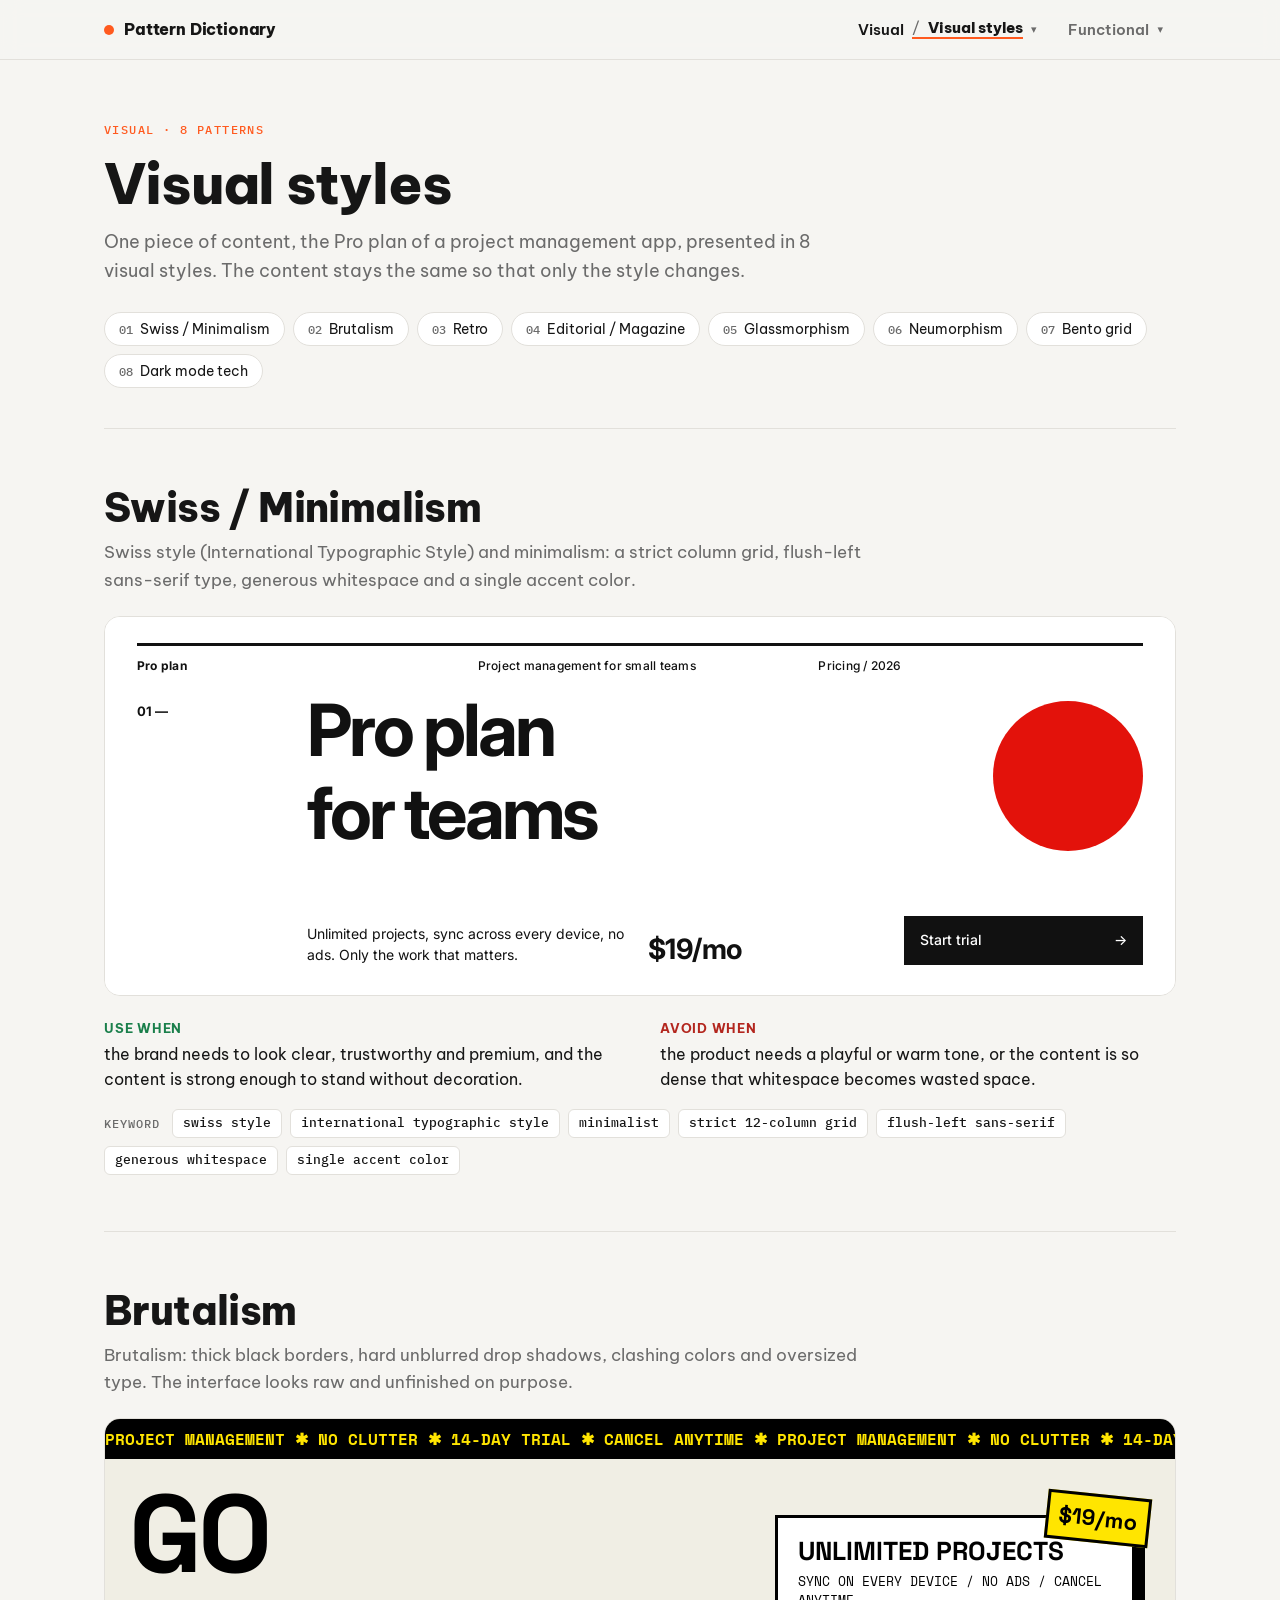
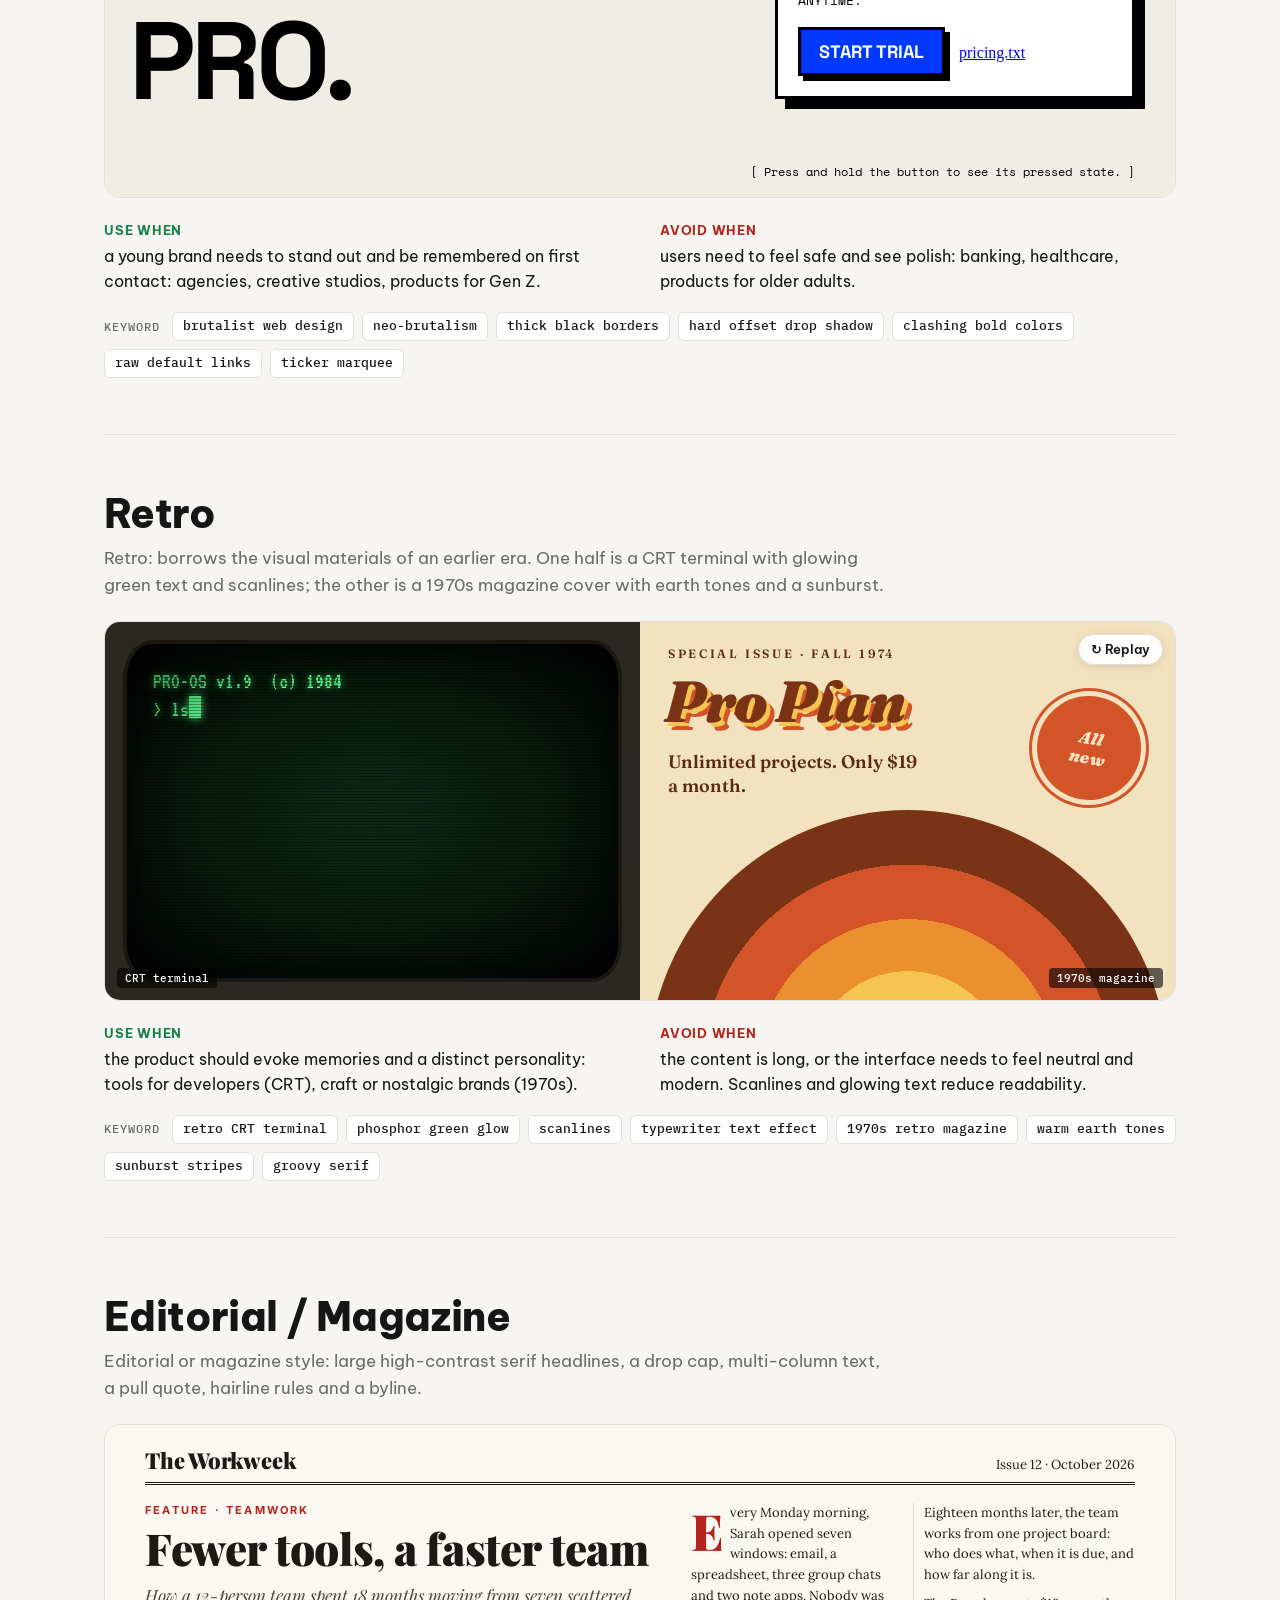
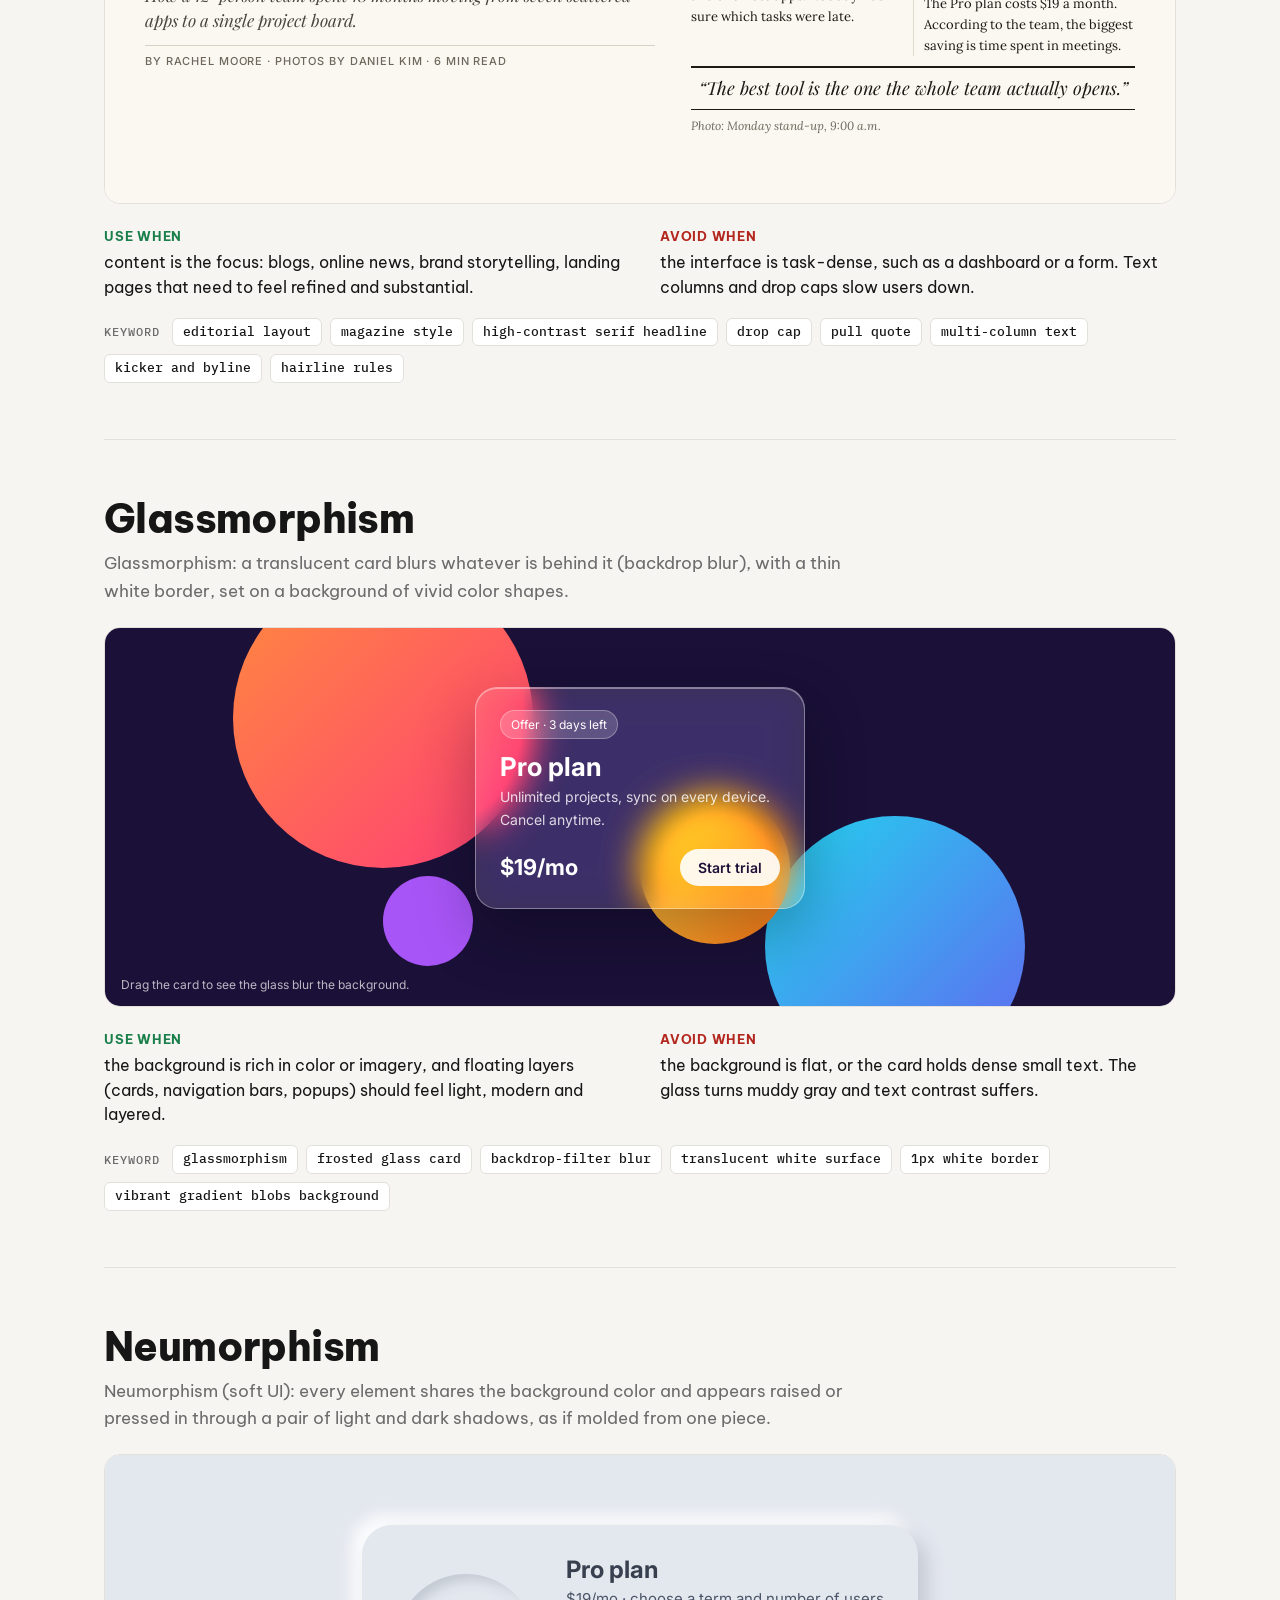
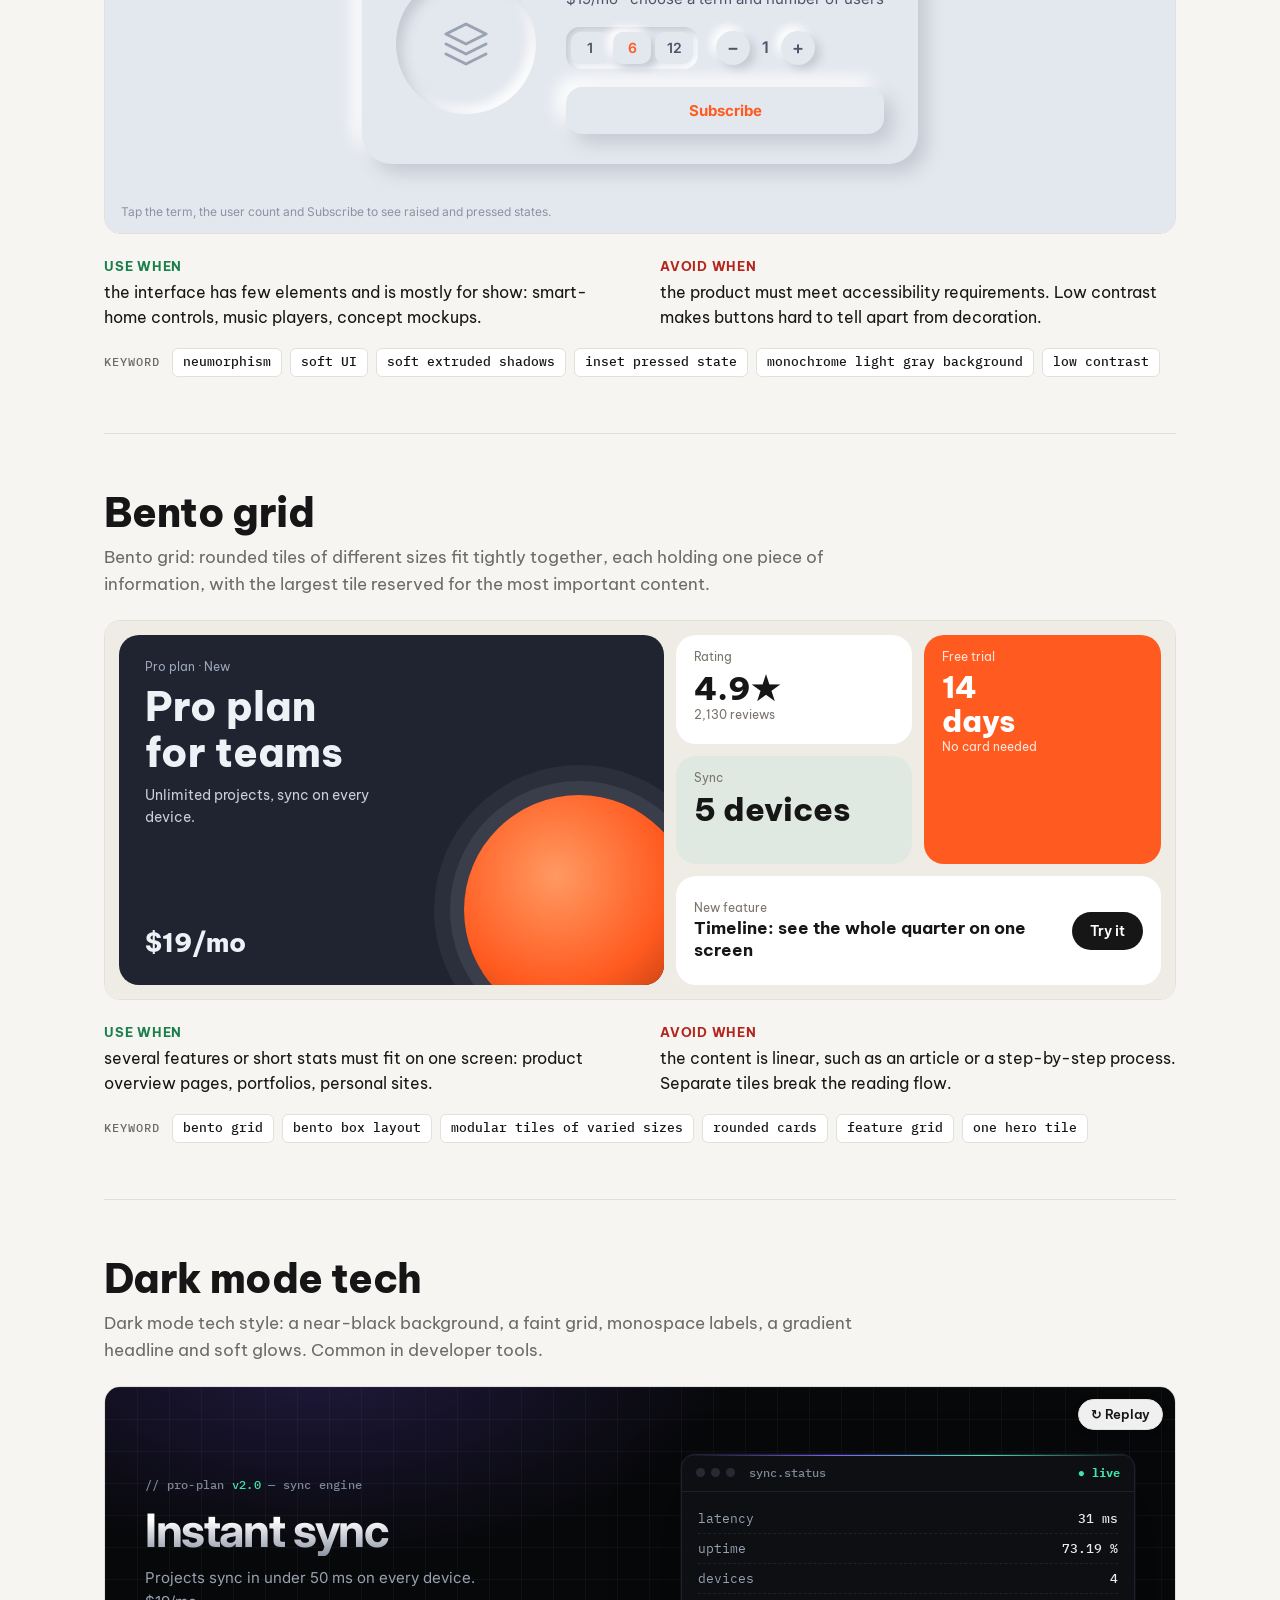
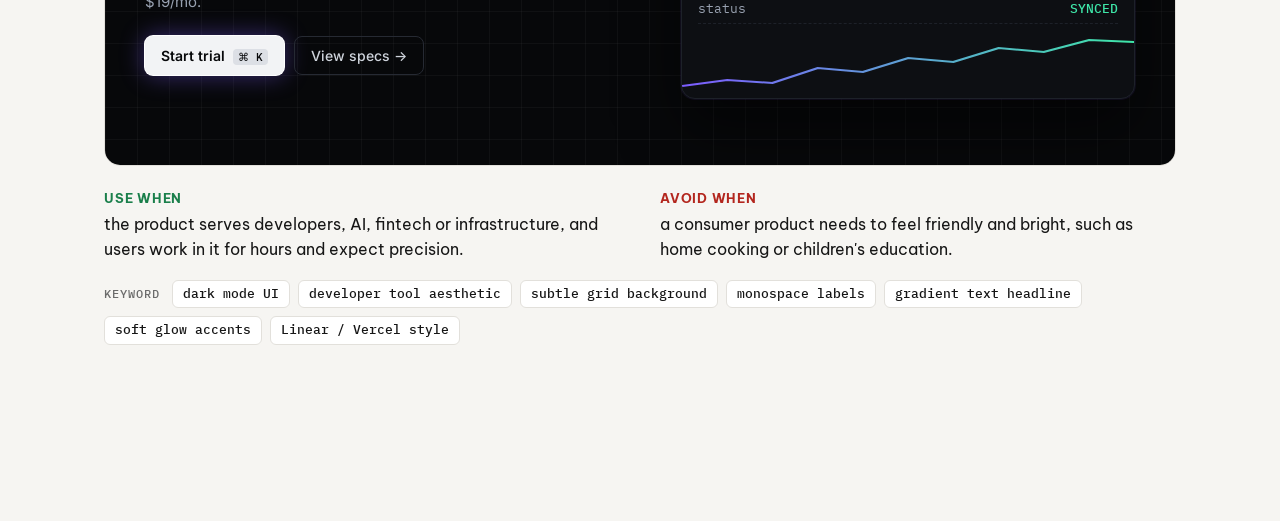
<file: aesthetic.html>
<!doctype html>
<html lang="en">
<head>
<meta charset="utf-8">
<meta name="viewport" content="width=device-width,initial-scale=1">
<meta name="color-scheme" content="only light">
<title>Visual styles — Pattern Dictionary</title>
<meta name="description" content="Eight common visual styles in web design, shown on the same content: Swiss, brutalism, retro, editorial, glassmorphism, neumorphism, bento grid and dark mode tech.">
<meta property="og:type" content="article">
<meta property="og:site_name" content="Pattern Dictionary">
<meta property="og:title" content="Visual styles — Pattern Dictionary">
<meta property="og:description" content="Eight common visual styles in web design, shown on the same content: Swiss, brutalism, retro, editorial, glassmorphism, neumorphism, bento grid and dark mode tech.">
<meta property="og:url" content="https://epistex0.github.io/pattern-dictionary/aesthetic.html">
<meta property="og:image" content="https://epistex0.github.io/pattern-dictionary/assets/og.png">
<meta name="twitter:card" content="summary_large_image">
<link rel="canonical" href="https://epistex0.github.io/pattern-dictionary/aesthetic.html">
<meta name="theme-color" content="#f6f5f2">
<link rel="icon" href="data:image/svg+xml,%3Csvg xmlns='http://www.w3.org/2000/svg' viewBox='0 0 32 32'%3E%3Crect width='32' height='32' rx='9' fill='%23161616'/%3E%3Ccircle cx='16' cy='16' r='6.5' fill='%23ff5a1f'/%3E%3C/svg%3E">
<link rel="preconnect" href="https://fonts.googleapis.com">
<link rel="preconnect" href="https://fonts.gstatic.com" crossorigin>
<link href="https://fonts.googleapis.com/css2?family=Be+Vietnam+Pro:wght@400;600;800&family=IBM+Plex+Mono:wght@400;500;600&family=Inter:wght@400;500;700&family=Space+Grotesk:wght@500;700&family=Space+Mono:wght@400;700&family=VT323&family=Fraunces:ital,wght@0,600;0,900;1,900&family=Playfair+Display:ital,wght@0,700;0,900;1,400&family=Lora:ital,wght@0,400;1,400&display=swap" rel="stylesheet">
<link rel="stylesheet" href="assets/dict.css">
<style>
/* reduced motion for this page's demos */
@media (prefers-reduced-motion:reduce){.demo *,.demo *::before,.demo *::after{animation-duration:.01ms!important;animation-delay:0s!important;animation-iteration-count:1!important;transition-duration:.01ms!important}}

/* ============ 1. SWISS ============ */
#swiss .stage{background:#fff;color:#111;font-family:'Inter',sans-serif;padding:26px 32px 30px;display:grid;grid-template-columns:repeat(12,1fr);grid-template-rows:auto 1fr auto;column-gap:16px}
#swiss .stage .sw-top{grid-column:1/-1;display:grid;grid-template-columns:repeat(12,1fr);column-gap:16px;border-top:3px solid #111;padding-top:10px;font-size:12px;font-weight:500;letter-spacing:.02em}
#swiss .stage .sw-top span:nth-child(1){grid-column:1/5;font-weight:700}
#swiss .stage .sw-top span:nth-child(2){grid-column:5/9}
#swiss .stage .sw-top span:nth-child(3){grid-column:9/13}
#swiss .stage .sw-num{grid-column:1/3;grid-row:2;font-size:13px;font-weight:700;margin-top:26px}
#swiss .stage h3{grid-column:3/10;grid-row:2;font-size:72px;font-weight:700;line-height:1.15;letter-spacing:-.045em;margin:14px 0 0}
#swiss .stage .sw-red{grid-column:10/13;grid-row:2;justify-self:end;width:150px;height:150px;border-radius:50%;background:#e3120b;margin-top:26px}
#swiss .stage .sw-desc{grid-column:3/7;grid-row:3;font-size:14px;line-height:1.5;margin:0;align-self:end}
#swiss .stage .sw-price{grid-column:7/10;grid-row:3;font-size:28px;font-weight:700;letter-spacing:-.02em;align-self:end;line-height:1.15}
#swiss .stage .sw-btn{grid-column:10/13;grid-row:3;align-self:end;background:#111;color:#fff;font-weight:500;font-size:14px;padding:13px 16px;text-decoration:none;display:flex;justify-content:space-between}
#swiss .stage .sw-btn:hover,#swiss .stage .sw-btn:focus-visible{background:#e3120b}

/* ============ 2. BRUTALISM ============ */
#brutal .stage{background:#f0eee4;color:#000;font-family:'Space Grotesk',sans-serif;overflow:hidden}
#brutal .stage .br-bar{position:absolute;left:0;right:0;top:0;height:40px;background:#000;color:#ffe500;font:700 16px/40px 'Space Mono',monospace;white-space:nowrap;overflow:hidden;border-bottom:3px solid #000}
#brutal .stage .br-track{display:inline-block;animation:brMarq 14s linear infinite}
@keyframes brMarq{to{transform:translateX(-50%)}}
#brutal .stage h3{position:absolute;left:24px;top:52px;margin:0;font-size:110px;font-weight:700;line-height:1.15;letter-spacing:-.04em;text-transform:uppercase}
#brutal .stage .br-card{position:absolute;right:40px;top:96px;width:360px;background:#fff;border:3px solid #000;box-shadow:10px 10px 0 #000;padding:18px 20px 20px}
#brutal .stage .br-card h4{margin:0 0 4px;font-size:26px;line-height:1.2;text-transform:uppercase}
#brutal .stage .br-card p{margin:0 0 16px;font:400 13px/1.5 'Space Mono',monospace}
#brutal .stage .br-price{position:absolute;top:-24px;right:-18px;background:#ffe500;border:3px solid #000;font-weight:700;font-size:22px;padding:4px 10px;transform:rotate(6deg)}
#brutal .stage .br-btn{display:inline-block;background:#0038ff;color:#fff;border:3px solid #000;box-shadow:5px 5px 0 #000;font-weight:700;font-size:18px;padding:10px 18px;text-transform:uppercase;cursor:pointer;font-family:inherit;transition:none}
#brutal .stage .br-btn:hover,#brutal .stage .br-btn:focus-visible{background:#ff2e00}
#brutal .stage .br-btn:active{transform:translate(5px,5px);box-shadow:none}
#brutal .stage .br-link{margin-left:14px;font:16px 'Times New Roman',serif;color:#0000ee;text-decoration:underline}
#brutal .stage .br-ascii{position:absolute;right:40px;bottom:18px;font:400 12px/1.2 'Space Mono',monospace;color:#000}

/* ============ 3. RETRO ============ */
#retro .stage{display:grid;grid-template-columns:1fr 1fr}
#retro .stage .crt-wrap{background:#2b2721;padding:22px;position:relative}
#retro .stage .crt{position:relative;height:100%;border-radius:26px/34px;background:radial-gradient(ellipse at center,#0d2a14 0%,#06140a 70%,#020603 100%);overflow:hidden;box-shadow:inset 0 0 40px rgba(0,0,0,.9),0 0 0 4px #1a1713}
#retro .stage .crt pre{margin:0;padding:24px 26px;font:22px/1.25 'VT323',monospace;color:#5dff8f;text-shadow:0 0 6px rgba(93,255,143,.75),0 0 18px rgba(93,255,143,.25);white-space:pre-wrap}
#retro .stage .crt .cur{display:inline-block;width:.55em;height:1em;background:#5dff8f;vertical-align:-2px;box-shadow:0 0 8px #5dff8f;animation:crtBlink 1s steps(1) infinite}
@keyframes crtBlink{50%{opacity:0}}
#retro .stage .crt::after{content:"";position:absolute;inset:0;background:repeating-linear-gradient(to bottom,rgba(0,0,0,.32) 0 1px,transparent 1px 3px);pointer-events:none}
#retro .stage .crt::before{content:"";position:absolute;inset:0;background:radial-gradient(ellipse at center,transparent 55%,rgba(0,0,0,.55) 100%);pointer-events:none;z-index:2;animation:crtFlick 4s infinite}
@keyframes crtFlick{0%,100%{opacity:1}48%{opacity:1}50%{opacity:.85}52%{opacity:1}}
#retro .stage .mag{position:relative;background:#f2e2bf;overflow:hidden;color:#5b2a12;font-family:'Fraunces',serif}
#retro .stage .mag::before{content:"";position:absolute;left:50%;bottom:-330px;width:520px;height:520px;transform:translateX(-50%);border-radius:50%;background:radial-gradient(circle closest-side,#f5c451 0 38%,#ea8f2e 38% 58%,#d4542a 58% 79%,#7a3415 79% 100%)}
#retro .stage .mag-k{position:absolute;left:28px;top:24px;font:600 12px 'Fraunces',serif;letter-spacing:.22em;text-transform:uppercase}
#retro .stage .mag h3{position:absolute;left:24px;top:46px;margin:0;font-size:58px;font-weight:900;font-style:italic;line-height:1.15;letter-spacing:-.02em;color:#7a3415;text-shadow:4px 4px 0 #f5c451,8px 8px 0 #d4542a}
#retro .stage .mag-sub{position:absolute;left:28px;top:128px;font-size:18px;font-weight:600;max-width:260px;line-height:1.3}
#retro .stage .mag-badge{position:absolute;right:34px;top:74px;width:104px;height:104px;border-radius:50%;background:#d4542a;color:#f2e2bf;display:grid;place-items:center;text-align:center;font:900 italic 17px/1.15 'Fraunces',serif;transform:rotate(12deg);box-shadow:0 0 0 5px #f2e2bf,0 0 0 8px #d4542a}
#retro .stage .tag{position:absolute;bottom:12px;z-index:5;font:500 11px 'IBM Plex Mono',monospace;background:rgba(0,0,0,.6);color:#fff;padding:3px 8px;border-radius:4px}
#retro .stage .crt-wrap .tag{left:12px}#retro .stage .mag .tag{right:12px}

/* ============ 4. EDITORIAL ============ */
#editorial .stage{background:#fbf8f1;color:#1b1a17;padding:22px 40px;font-family:'Lora',serif}
#editorial .stage .ed-mast{display:flex;justify-content:space-between;align-items:baseline;border-bottom:3px double #1b1a17;padding-bottom:6px;font-size:13px}
#editorial .stage .ed-mast b{font:900 22px/1.2 'Playfair Display',serif;letter-spacing:-.01em}
#editorial .stage .ed-grid{display:grid;grid-template-columns:1.15fr 1fr;gap:36px;margin-top:18px}
#editorial .stage .ed-kick{font:700 11px 'Inter',sans-serif;letter-spacing:.2em;color:#b3261e;text-transform:uppercase}
#editorial .stage h3{font:900 44px/1.15 'Playfair Display',serif;margin:6px 0 10px;letter-spacing:-.01em}
#editorial .stage .ed-deck{font:italic 400 17px/1.45 'Playfair Display',serif;color:#4a463d;margin:0 0 12px}
#editorial .stage .ed-by{font:500 11px 'Inter',sans-serif;letter-spacing:.08em;text-transform:uppercase;color:#6d675c;border-top:1px solid #d8d2c4;padding-top:8px}
#editorial .stage .ed-body{column-count:2;column-gap:22px;column-rule:1px solid #e0dacd;font-size:13px;line-height:1.6}
#editorial .stage .ed-body p{margin:0 0 8px}
#editorial .stage .ed-body p:first-child::first-letter{float:left;font:900 50px/.9 'Playfair Display',serif;margin:5px 6px 0 0;color:#b3261e}
#editorial .stage .ed-cap{margin:8px 0 0;font:italic 12px 'Lora',serif;color:#6d675c}
#editorial .stage .ed-quote{border-top:2px solid #1b1a17;border-bottom:1px solid #1b1a17;margin:10px 0 0;padding:8px 0;font:italic 400 18px/1.35 'Playfair Display',serif;text-align:center}

/* ============ 5. GLASSMORPHISM ============ */
#glass .stage{background:#1a1038;overflow:hidden;font-family:'Inter',sans-serif}
#glass .stage .bl{position:absolute;border-radius:50%}
#glass .stage .b1{width:300px;height:300px;left:12%;top:-60px;background:linear-gradient(135deg,#ff8a3d,#ff3d77);animation:glF 9s ease-in-out infinite alternate}
#glass .stage .b2{width:260px;height:260px;right:14%;bottom:-70px;background:linear-gradient(135deg,#22d3ee,#6366f1);animation:glF 11s ease-in-out infinite alternate-reverse}
#glass .stage .b3{width:150px;height:150px;left:50%;top:44%;background:linear-gradient(135deg,#fde047,#f97316)}
#glass .stage .b4{width:90px;height:90px;left:26%;bottom:40px;background:#a855f7}
@keyframes glF{to{transform:translate(40px,30px) scale(1.08)}}
#glass .stage .gc{position:absolute;left:50%;top:50%;width:330px;margin:-130px 0 0 -165px;padding:22px 24px;border-radius:22px;background:rgba(255,255,255,.14);backdrop-filter:blur(18px) saturate(170%);-webkit-backdrop-filter:blur(18px) saturate(170%);border:1px solid rgba(255,255,255,.38);box-shadow:0 24px 60px rgba(0,0,0,.28),inset 0 1px 0 rgba(255,255,255,.4);color:#fff;cursor:grab;touch-action:none;user-select:none}
#glass .stage .gc{touch-action:none}
#glass .stage .gc:active{cursor:grabbing}
#glass .stage .gc-pill{display:inline-block;font-size:12px;padding:4px 10px;border-radius:999px;background:rgba(255,255,255,.18);border:1px solid rgba(255,255,255,.3)}
#glass .stage .gc h4{margin:12px 0 4px;font-size:26px;font-weight:700;line-height:1.2}
#glass .stage .gc p{margin:0 0 18px;font-size:14px;color:rgba(255,255,255,.82)}
#glass .stage .gc-row{display:flex;justify-content:space-between;align-items:center}
#glass .stage .gc-price{font-size:22px;font-weight:700}
#glass .stage .gc-btn{background:rgba(255,255,255,.9);color:#1a1038;border:0;border-radius:999px;padding:10px 18px;font:600 14px 'Inter',sans-serif;cursor:pointer}
#glass .stage .hint{position:absolute;left:16px;bottom:12px;font-size:12px;color:rgba(255,255,255,.7)}

/* ============ 6. NEUMORPHISM ============ */
#neu .stage{background:#e3e7ee;color:#4b5567;font-family:'Inter',sans-serif;display:grid;place-items:center}
#neu{--raise:9px 9px 18px #c3c9d3,-9px -9px 18px #ffffff;--raise-s:5px 5px 10px #c3c9d3,-5px -5px 10px #ffffff;--inset:inset 6px 6px 12px #c3c9d3,inset -6px -6px 12px #ffffff;--inset-s:inset 3px 3px 6px #c3c9d3,inset -3px -3px 6px #ffffff}
#neu .stage .nc{display:flex;gap:30px;align-items:center;padding:30px 34px;border-radius:30px;background:#e3e7ee;box-shadow:var(--raise)}
#neu .stage .n-ico{width:140px;height:140px;border-radius:50%;box-shadow:var(--inset);display:grid;place-items:center;flex:none}
#neu .stage .n-ico svg{width:64px;height:64px}
#neu .stage .nc-body{min-width:280px}
#neu .stage h4{margin:0;font-size:24px;line-height:1.25;color:#38404f}
#neu .stage .n-price{font-size:15px;margin:2px 0 16px}
#neu .stage .n-row{display:flex;gap:18px;align-items:center;margin-bottom:18px}
#neu .stage .n-seg{display:flex;gap:4px;padding:5px;border-radius:14px;box-shadow:var(--inset-s)}
#neu .stage .n-seg button,#neu .stage .n-step button{border:0;background:#e3e7ee;color:#4b5567;font:600 14px 'Inter',sans-serif;cursor:pointer}
#neu .stage .n-seg button{width:38px;height:32px;border-radius:10px}
#neu .stage .n-seg button.on{box-shadow:var(--raise-s);color:#ff5a1f}
#neu .stage .n-step{display:flex;align-items:center;gap:12px;font-weight:600}
#neu .stage .n-step button{width:34px;height:34px;border-radius:50%;box-shadow:var(--raise-s);font-size:18px}
#neu .stage .n-step button:active{box-shadow:var(--inset-s)}
#neu .stage .n-cta{width:100%;border:0;border-radius:16px;padding:14px;background:#e3e7ee;box-shadow:var(--raise);font:700 15px 'Inter',sans-serif;color:#ff5a1f;cursor:pointer;transition:box-shadow .2s}
#neu .stage .n-cta.pressed{box-shadow:var(--inset);color:#7b8597}
#neu .stage .hint{position:absolute;left:16px;bottom:12px;font-size:12px;color:#8a93a3}

/* ============ 7. BENTO ============ */
#bento .stage{background:#efece6;padding:14px;display:grid;grid-template-columns:1.25fr 1fr 1fr 1fr;grid-template-rows:repeat(3,minmax(0,1fr));gap:12px;font-family:'Be Vietnam Pro',sans-serif}
#bento .stage .t{border-radius:20px;padding:14px 18px;background:#fff;position:relative;overflow:hidden;transition:transform .25s ease,box-shadow .25s ease}
#bento .stage .t:hover,#bento .stage .t:active{transform:translateY(-3px);box-shadow:0 10px 24px rgba(0,0,0,.08)}
#bento .stage .t small{display:block;font-size:12px;color:#7a746b;line-height:1.4}
#bento .stage .t1{grid-column:1/3;grid-row:1/4;background:#1f2430;color:#eef1f6;padding:24px 26px}
#bento .stage .t1 small{color:#9aa6b8}
#bento .stage .t1 h4{font-size:40px;line-height:1.15;margin:8px 0 8px;font-weight:800;max-width:300px}
#bento .stage .t1 p{margin:0;font-size:14px;color:#c7cfdb;max-width:260px}
#bento .stage .t1 .pr{position:absolute;left:26px;bottom:22px;font-size:26px;font-weight:800}
#bento .stage .orb{position:absolute;right:-30px;bottom:-40px;width:230px;height:230px;border-radius:50%;background:radial-gradient(circle at 40% 35%,#ff9a62,#ff5a1f 55%,#9c2f0a);box-shadow:0 0 0 14px rgba(238,241,246,.08),0 0 0 30px rgba(238,241,246,.05)}
#bento .stage .t2{grid-column:3/4;grid-row:1/2}
#bento .stage .big{font-size:32px;font-weight:800;line-height:1.15;margin-top:4px}
#bento .stage .t3{grid-column:4/5;grid-row:1/3;background:#ff5a1f;color:#fff}
#bento .stage .t3 small{color:rgba(255,255,255,.85)}
#bento .stage .t3 .big{font-size:30px}
#bento .stage .t4{grid-column:3/4;grid-row:2/3;background:#dfe9e2}
#bento .stage .t5{grid-column:3/5;grid-row:3/4;display:flex;justify-content:space-between;align-items:center;gap:12px}
#bento .stage .t5 b{display:block;font-size:17px;line-height:1.3}
#bento .stage .t5 button{flex:none;background:#161616;color:#fff;border:0;border-radius:999px;padding:10px 18px;font:600 14px 'Be Vietnam Pro',sans-serif;cursor:pointer}

/* ============ 8. DARK MODE TECH ============ */
#tech .stage{background:#07080a;color:#e8eaee;font-family:'Inter',sans-serif;display:grid;grid-template-columns:1.1fr 1fr;gap:36px;padding:34px 40px;align-items:center;
  background-image:radial-gradient(600px 300px at 20% -10%,rgba(124,92,255,.22),transparent 70%),linear-gradient(rgba(255,255,255,.035) 1px,transparent 1px),linear-gradient(90deg,rgba(255,255,255,.035) 1px,transparent 1px);background-size:auto,32px 32px,32px 32px}
#tech .stage .lbl{font:500 12px 'IBM Plex Mono',monospace;color:#7d8798;letter-spacing:.02em}
#tech .stage .lbl i{font-style:normal;color:#3ee6a8}
#tech .stage h3{margin:12px 0 10px;font-size:46px;line-height:1.15;font-weight:700;letter-spacing:-.03em;background:linear-gradient(180deg,#fff 30%,#8b93a3);-webkit-background-clip:text;background-clip:text;color:transparent}
#tech .stage p{margin:0 0 22px;color:#98a1b0;font-size:15px;max-width:380px}
#tech .stage .btns{display:flex;gap:10px}
#tech .stage .b1{background:#f2f3f5;color:#07080a;border:0;border-radius:8px;padding:10px 16px;font:600 14px 'Inter',sans-serif;cursor:pointer;box-shadow:0 0 0 1px #fff,0 0 24px rgba(124,92,255,.45)}
#tech .stage .b1 kbd{font:500 11px 'IBM Plex Mono',monospace;margin-left:8px;padding:1px 5px;border-radius:4px;background:#dcdfe5}
#tech .stage .b2{background:transparent;color:#cfd4dc;border:1px solid #262a33;border-radius:8px;padding:10px 16px;font:500 14px 'Inter',sans-serif;cursor:pointer}
#tech .stage .panel{position:relative;border-radius:14px;background:#0d0f13;border:1px solid #1d2129;box-shadow:0 0 0 1px rgba(124,92,255,.08),0 30px 60px rgba(0,0,0,.5);overflow:hidden}
#tech .stage .panel::before{content:"";position:absolute;left:0;right:0;top:0;height:1px;background:linear-gradient(90deg,transparent,#7c5cff,#3ee6a8,transparent)}
#tech .stage .ph{display:flex;align-items:center;gap:6px;padding:10px 14px;border-bottom:1px solid #1d2129;font:500 12px 'IBM Plex Mono',monospace;color:#7d8798}
#tech .stage .ph span{width:9px;height:9px;border-radius:50%;background:#262a33}
#tech .stage .ph em{font-style:normal;margin-left:8px}
#tech .stage .ph .live{margin-left:auto;color:#3ee6a8}
#tech .stage .rows{padding:12px 16px 4px;font:400 13px/1 'IBM Plex Mono',monospace}
#tech .stage .r{display:flex;justify-content:space-between;padding:8px 0;border-bottom:1px dashed #1d2129;color:#98a1b0}
#tech .stage .r b{color:#e8eaee;font-weight:500}
#tech .stage .r b.ok{color:#3ee6a8}
#tech .stage svg{display:block;width:100%;height:70px}
#tech.on .spark{stroke-dasharray:1;stroke-dashoffset:1;animation:techDraw 1.6s .2s ease-out forwards}
@keyframes techDraw{to{stroke-dashoffset:0}}

/* ============ MOBILE (≤760px) ============ */
@media (max-width:760px){
  /* Swiss: 6-column grid, full-width headline */
  #swiss .stage{padding:20px 20px 22px;grid-template-columns:repeat(6,1fr);grid-template-rows:auto auto 1fr auto auto;column-gap:12px}
  #swiss .stage .sw-top{grid-template-columns:repeat(6,1fr);column-gap:12px}
  #swiss .stage .sw-top span:nth-child(1){grid-column:1/3}
  #swiss .stage .sw-top span:nth-child(2){display:none}
  #swiss .stage .sw-top span:nth-child(3){grid-column:4/7}
  #swiss .stage .sw-num{grid-column:1/3;grid-row:2;margin-top:22px}
  #swiss .stage .sw-red{grid-column:4/7;grid-row:2;width:76px;height:76px;margin-top:22px}
  #swiss .stage h3{grid-column:1/-1;grid-row:3;font-size:clamp(44px,14vw,60px);margin:6px 0 0;align-self:start}
  #swiss .stage .sw-desc{grid-column:1/-1;grid-row:4;margin-bottom:16px}
  #swiss .stage .sw-price{grid-column:1/4;grid-row:5;align-self:center}
  #swiss .stage .sw-btn{grid-column:4/7;grid-row:5;align-self:center}
  /* Brutalism: headline on top, card below, smaller shadow */
  #brutal .demo{--demo-h-m:540px}
  #brutal .stage h3{left:16px;top:50px;font-size:clamp(64px,21vw,96px)}
  #brutal .stage .br-card{left:16px;right:22px;top:auto;bottom:58px;width:auto;box-shadow:6px 6px 0 #000;padding:26px 16px 16px}
  #brutal .stage .br-card h4{font-size:22px}
  #brutal .stage .br-price{top:-22px;right:-8px;font-size:20px}
  #brutal .stage .br-link{display:inline-block;padding:9px 0;margin-left:12px}
  #brutal .stage .br-ascii{left:16px;right:16px;bottom:16px}
  /* Retro: CRT on top, magazine below */
  #retro .demo{--demo-h-m:620px}
  #retro .stage{grid-template-columns:1fr;grid-template-rows:1fr 1fr}
  #retro .stage .crt-wrap{padding:54px 14px 14px}
  #retro .stage .crt pre{padding:16px 18px;font-size:18px}
  #retro .stage .mag::before{width:440px;height:440px;bottom:-340px}
  #retro .stage .mag h3{font-size:52px}
  #retro .stage .mag-sub{top:116px;max-width:210px;font-size:16px}
  #retro .stage .mag-badge{top:auto;bottom:46px;right:24px;width:88px;height:88px;font-size:15px}
  #retro .stage .tag{font-size:12px}
  /* Editorial: single column, keeps drop cap and pull quote */
  #editorial .demo{--demo-h-m:680px}
  #editorial .stage{padding:16px 18px}
  #editorial .stage .ed-mast{flex-wrap:wrap;gap:2px 12px}
  #editorial .stage .ed-grid{grid-template-columns:1fr;gap:14px;margin-top:14px}
  #editorial .stage h3{font-size:clamp(28px,8.4vw,34px)}
  #editorial .stage .ed-deck{font-size:16px}
  #editorial .stage .ed-kick,#editorial .stage .ed-by{font-size:12px}
  #editorial .stage .ed-body{column-count:1}
  #editorial .stage .ed-cap{display:none}
  #editorial .stage .ed-quote{font-size:17px}
  /* Glass: card fits the frame */
  #glass .stage .gc{left:16px;right:16px;width:auto;margin:-125px 0 0}
  #glass .stage .b1{width:220px;height:220px;left:-8%}
  #glass .stage .b2{width:200px;height:200px}
  #glass .stage .hint{right:auto;background:rgba(10,6,30,.55);color:#fff;padding:6px 10px;border-radius:999px}
  /* Neumorphism: icon on top, controls below */
  #neu .stage{padding:0 16px}
  #neu .stage .nc{flex-direction:column;gap:16px;padding:20px 18px 22px;border-radius:26px;margin-bottom:34px;box-shadow:var(--raise-s)}
  #neu .stage .n-ico{width:84px;height:84px}
  #neu .stage .n-ico svg{width:40px;height:40px}
  #neu .stage .nc-body{min-width:0;width:100%}
  #neu .stage .n-step button{width:36px;height:36px}
  #neu .stage .n-seg button{height:34px;width:38px}
  #neu .stage .n-row{flex-wrap:wrap;justify-content:space-between;gap:12px}
  #neu .stage .hint{right:16px}
  /* Bento: 2 columns, hero tile spans the first row */
  #bento .demo{--demo-h-m:580px}
  #bento .stage{grid-template-columns:1fr 1fr;grid-template-rows:1.45fr 1fr 1fr auto;gap:10px;padding:12px}
  #bento .stage .t1{grid-column:1/3;grid-row:1;padding:18px 20px}
  #bento .stage .t1 h4{font-size:28px;max-width:none;margin:6px 0}
  #bento .stage .t1 h4 br{display:none}
  #bento .stage .t1 p{max-width:60%}
  #bento .stage .t1 .pr{left:20px;bottom:16px;font-size:22px}
  #bento .stage .orb{width:120px;height:120px;right:-24px;bottom:-34px}
  #bento .stage .t2{grid-column:1;grid-row:2}
  #bento .stage .t3{grid-column:2;grid-row:2/4}
  #bento .stage .t4{grid-column:1;grid-row:3}
  #bento .stage .t5{grid-column:1/3;grid-row:4}
  #bento .stage .big,#bento .stage .t3 .big{font-size:28px}
  #bento .stage .t5 b{font-size:15px}
  /* Dark tech: copy on top, metrics panel below */
  #tech .demo{--demo-h-m:530px}
  #tech .stage{grid-template-columns:1fr;gap:18px;padding:54px 18px 18px;align-content:start}
  #tech .stage h3{font-size:clamp(30px,9vw,38px);margin:10px 0 8px}
  #tech .stage p{font-size:14px;margin-bottom:16px}
  #tech .stage .b1,#tech .stage .b2{min-height:40px}
  #tech .stage .b1 kbd{font-size:12px}
  #tech .stage svg{height:50px}
}
</style>
</head>
<body>
<nav class="dnav"></nav>

<main class="wrap">
<header class="head">
  <h1>Visual styles</h1>
  <p>One piece of content, the Pro plan of a project management app, presented in 8 visual styles. The content stays the same so that only the style changes.</p>
</header>

<!-- 1 -->
<article class="pattern" id="swiss">
  <h2>Swiss / Minimalism</h2>
  <p class="vi">Swiss style (International Typographic Style) and minimalism: a strict column grid, flush-left sans-serif type, generous whitespace and a single accent color.</p>
  <div class="demo"><div class="stage">
    <div class="sw-top"><span>Pro plan</span><span>Project management for small teams</span><span>Pricing / 2026</span></div>
    <div class="sw-num">01 —</div>
    <h3>Pro plan<br>for teams</h3>
    <div class="sw-red" aria-hidden="true"></div>
    <p class="sw-desc">Unlimited projects, sync across every device, no ads. Only the work that matters.</p>
    <div class="sw-price">$19/mo</div>
    <a class="sw-btn" href="#swiss">Start trial <span>→</span></a>
  </div></div>
  <div class="notes">
    <p class="use"><b>Use when</b>the brand needs to look clear, trustworthy and premium, and the content is strong enough to stand without decoration.</p>
    <p class="avoid"><b>Avoid when</b>the product needs a playful or warm tone, or the content is so dense that whitespace becomes wasted space.</p>
  </div>
  <div class="kw"><button>swiss style</button><button>international typographic style</button><button>minimalist</button><button>strict 12-column grid</button><button>flush-left sans-serif</button><button>generous whitespace</button><button>single accent color</button></div>
</article>

<!-- 2 -->
<article class="pattern" id="brutal">
  <h2>Brutalism</h2>
  <p class="vi">Brutalism: thick black borders, hard unblurred drop shadows, clashing colors and oversized type. The interface looks raw and unfinished on purpose.</p>
  <div class="demo"><div class="stage">
    <div class="br-bar"><span class="br-track">PROJECT MANAGEMENT ✱ NO CLUTTER ✱ 14-DAY TRIAL ✱ CANCEL ANYTIME ✱ PROJECT MANAGEMENT ✱ NO CLUTTER ✱ 14-DAY TRIAL ✱ CANCEL ANYTIME ✱&nbsp;</span></div>
    <h3>Go<br>Pro.</h3>
    <div class="br-card">
      <span class="br-price">$19/mo</span>
      <h4>Unlimited projects</h4>
      <p>SYNC ON EVERY DEVICE / NO ADS / CANCEL ANYTIME.</p>
      <button class="br-btn">Start trial</button><a class="br-link" href="#brutal">pricing.txt</a>
    </div>
    <div class="br-ascii">[ Press and hold the button to see its pressed state. ]</div>
  </div></div>
  <div class="notes">
    <p class="use"><b>Use when</b>a young brand needs to stand out and be remembered on first contact: agencies, creative studios, products for Gen Z.</p>
    <p class="avoid"><b>Avoid when</b>users need to feel safe and see polish: banking, healthcare, products for older adults.</p>
  </div>
  <div class="kw"><button>brutalist web design</button><button>neo-brutalism</button><button>thick black borders</button><button>hard offset drop shadow</button><button>clashing bold colors</button><button>raw default links</button><button>ticker marquee</button></div>
</article>

<!-- 3 -->
<article class="pattern" id="retro">
  <h2>Retro</h2>
  <p class="vi">Retro: borrows the visual materials of an earlier era. One half is a CRT terminal with glowing green text and scanlines; the other is a 1970s magazine cover with earth tones and a sunburst.</p>
  <div class="demo"><div class="stage">
    <div class="crt-wrap"><div class="crt"><pre class="crt-out"></pre></div><span class="tag">CRT terminal</span></div>
    <div class="mag">
      <div class="mag-k">Special issue · Fall 1974</div>
      <h3>Pro Plan</h3>
      <div class="mag-sub">Unlimited projects. Only $19 a month.</div>
      <div class="mag-badge">All<br>new</div>
      <span class="tag">1970s magazine</span>
    </div>
  </div><button class="replay">↻ Replay</button></div>
  <div class="notes">
    <p class="use"><b>Use when</b>the product should evoke memories and a distinct personality: tools for developers (CRT), craft or nostalgic brands (1970s).</p>
    <p class="avoid"><b>Avoid when</b>the content is long, or the interface needs to feel neutral and modern. Scanlines and glowing text reduce readability.</p>
  </div>
  <div class="kw"><button>retro CRT terminal</button><button>phosphor green glow</button><button>scanlines</button><button>typewriter text effect</button><button>1970s retro magazine</button><button>warm earth tones</button><button>sunburst stripes</button><button>groovy serif</button></div>
</article>

<!-- 4 -->
<article class="pattern" id="editorial">
  <h2>Editorial / Magazine</h2>
  <p class="vi">Editorial or magazine style: large high-contrast serif headlines, a drop cap, multi-column text, a pull quote, hairline rules and a byline.</p>
  <div class="demo"><div class="stage">
    <div class="ed-mast"><b>The Workweek</b><span>Issue 12 · October 2026</span></div>
    <div class="ed-grid">
      <div>
        <div class="ed-kick">Feature · Teamwork</div>
        <h3>Fewer tools, a faster team</h3>
        <p class="ed-deck">How a 12-person team spent 18 months moving from seven scattered apps to a single project board.</p>
        <div class="ed-by">By Rachel Moore · Photos by Daniel Kim · 6 min read</div>
      </div>
      <div>
        <div class="ed-body">
          <p>Every Monday morning, Sarah opened seven windows: email, a spreadsheet, three group chats and two note apps. Nobody was sure which tasks were late.</p>
          <p>Eighteen months later, the team works from one project board: who does what, when it is due, and how far along it is.</p><p>The Pro plan costs $19 a month. According to the team, the biggest saving is time spent in meetings.</p>
        </div>
        <p class="ed-quote">“The best tool is the one the whole team actually opens.”</p><p class="ed-cap">Photo: Monday stand-up, 9:00 a.m.</p>
      </div>
    </div>
  </div></div>
  <div class="notes">
    <p class="use"><b>Use when</b>content is the focus: blogs, online news, brand storytelling, landing pages that need to feel refined and substantial.</p>
    <p class="avoid"><b>Avoid when</b>the interface is task-dense, such as a dashboard or a form. Text columns and drop caps slow users down.</p>
  </div>
  <div class="kw"><button>editorial layout</button><button>magazine style</button><button>high-contrast serif headline</button><button>drop cap</button><button>pull quote</button><button>multi-column text</button><button>kicker and byline</button><button>hairline rules</button></div>
</article>

<!-- 5 -->
<article class="pattern" id="glass">
  <h2>Glassmorphism</h2>
  <p class="vi">Glassmorphism: a translucent card blurs whatever is behind it (backdrop blur), with a thin white border, set on a background of vivid color shapes.</p>
  <div class="demo"><div class="stage">
    <div class="bl b1" aria-hidden="true"></div><div class="bl b2" aria-hidden="true"></div><div class="bl b3" aria-hidden="true"></div><div class="bl b4" aria-hidden="true"></div>
    <div class="gc" tabindex="0" aria-label="Glass card. Drag it, or use the arrow keys to move it.">
      <span class="gc-pill">Offer · 3 days left</span>
      <h4>Pro plan</h4>
      <p>Unlimited projects, sync on every device. Cancel anytime.</p>
      <div class="gc-row"><span class="gc-price">$19/mo</span><button class="gc-btn">Start trial</button></div>
    </div>
    <div class="hint">Drag the card to see the glass blur the background.</div>
  </div></div>
  <div class="notes">
    <p class="use"><b>Use when</b>the background is rich in color or imagery, and floating layers (cards, navigation bars, popups) should feel light, modern and layered.</p>
    <p class="avoid"><b>Avoid when</b>the background is flat, or the card holds dense small text. The glass turns muddy gray and text contrast suffers.</p>
  </div>
  <div class="kw"><button>glassmorphism</button><button>frosted glass card</button><button>backdrop-filter blur</button><button>translucent white surface</button><button>1px white border</button><button>vibrant gradient blobs background</button></div>
</article>

<!-- 6 -->
<article class="pattern" id="neu">
  <h2>Neumorphism</h2>
  <p class="vi">Neumorphism (soft UI): every element shares the background color and appears raised or pressed in through a pair of light and dark shadows, as if molded from one piece.</p>
  <div class="demo"><div class="stage">
    <div class="nc">
      <div class="n-ico"><svg viewBox="0 0 64 64" fill="none" stroke="#9aa3b2" stroke-width="3" stroke-linecap="round" stroke-linejoin="round"><path d="M32 12 52 22 32 32 12 22z"/><path d="M12 32l20 10 20-10"/><path d="M12 42l20 10 20-10"/></svg></div>
      <div class="nc-body">
        <h4>Pro plan</h4>
        <div class="n-price">$19/mo · choose a term and number of users</div>
        <div class="n-row">
          <div class="n-seg" role="group" aria-label="Term (months)"><button aria-pressed="false">1</button><button class="on" aria-pressed="true">6</button><button aria-pressed="false">12</button></div>
          <div class="n-step"><button class="m" aria-label="Remove a user">−</button><span class="q">1</span><button class="p" aria-label="Add a user">+</button></div>
        </div>
        <button class="n-cta" aria-pressed="false">Subscribe</button>
      </div>
    </div>
    <div class="hint">Tap the term, the user count and Subscribe to see raised and pressed states.</div>
  </div></div>
  <div class="notes">
    <p class="use"><b>Use when</b>the interface has few elements and is mostly for show: smart-home controls, music players, concept mockups.</p>
    <p class="avoid"><b>Avoid when</b>the product must meet accessibility requirements. Low contrast makes buttons hard to tell apart from decoration.</p>
  </div>
  <div class="kw"><button>neumorphism</button><button>soft UI</button><button>soft extruded shadows</button><button>inset pressed state</button><button>monochrome light gray background</button><button>low contrast</button></div>
</article>

<!-- 7 -->
<article class="pattern" id="bento">
  <h2>Bento grid</h2>
  <p class="vi">Bento grid: rounded tiles of different sizes fit tightly together, each holding one piece of information, with the largest tile reserved for the most important content.</p>
  <div class="demo"><div class="stage">
    <div class="t t1"><small>Pro plan · New</small><h4>Pro plan<br> for teams</h4><p>Unlimited projects, sync on every device.</p><div class="pr">$19/mo</div><div class="orb" aria-hidden="true"></div></div>
    <div class="t t2"><small>Rating</small><div class="big">4.9★</div><small>2,130 reviews</small></div>
    <div class="t t3"><small>Free trial</small><div class="big">14<br>days</div><small>No card needed</small></div>
    <div class="t t4"><small>Sync</small><div class="big">5 devices</div></div>
    <div class="t t5"><div><small>New feature</small><b>Timeline: see the whole quarter on one screen</b></div><button>Try it</button></div>
  </div></div>
  <div class="notes">
    <p class="use"><b>Use when</b>several features or short stats must fit on one screen: product overview pages, portfolios, personal sites.</p>
    <p class="avoid"><b>Avoid when</b>the content is linear, such as an article or a step-by-step process. Separate tiles break the reading flow.</p>
  </div>
  <div class="kw"><button>bento grid</button><button>bento box layout</button><button>modular tiles of varied sizes</button><button>rounded cards</button><button>feature grid</button><button>one hero tile</button></div>
</article>

<!-- 8 -->
<article class="pattern" id="tech">
  <h2>Dark mode tech</h2>
  <p class="vi">Dark mode tech style: a near-black background, a faint grid, monospace labels, a gradient headline and soft glows. Common in developer tools.</p>
  <div class="demo"><div class="stage">
    <div>
      <div class="lbl">// pro-plan <i>v2.0</i> — sync engine</div>
      <h3>Instant sync</h3>
      <p>Projects sync in under 50 ms on every device. $19/mo.</p>
      <div class="btns"><button class="b1">Start trial<kbd>⌘ K</kbd></button><button class="b2">View specs →</button></div>
    </div>
    <div class="panel">
      <div class="ph"><span></span><span></span><span></span><em>sync.status</em><b class="live">● live</b></div>
      <div class="rows">
        <div class="r">latency<b data-to="42" data-d="0" data-s=" ms">0 ms</b></div>
        <div class="r">uptime<b data-to="99.98" data-d="2" data-s=" %">0.00 %</b></div>
        <div class="r">devices<b data-to="5" data-d="0">0</b></div>
        <div class="r">status<b class="ok">SYNCED</b></div>
      </div>
      <svg viewBox="0 0 300 70" preserveAspectRatio="none"><defs><linearGradient id="tg" x1="0" x2="1"><stop offset="0" stop-color="#7c5cff"/><stop offset="1" stop-color="#3ee6a8"/></linearGradient></defs><path class="spark" pathLength="1" d="M0 58 L30 52 L60 55 L90 40 L120 44 L150 30 L180 34 L210 20 L240 24 L270 12 L300 14" fill="none" stroke="url(#tg)" stroke-width="2"/></svg>
    </div>
  </div><button class="replay">↻ Replay</button></div>
  <div class="notes">
    <p class="use"><b>Use when</b>the product serves developers, AI, fintech or infrastructure, and users work in it for hours and expect precision.</p>
    <p class="avoid"><b>Avoid when</b>a consumer product needs to feel friendly and bright, such as home cooking or children's education.</p>
  </div>
  <div class="kw"><button>dark mode UI</button><button>developer tool aesthetic</button><button>subtle grid background</button><button>monospace labels</button><button>gradient text headline</button><button>soft glow accents</button><button>Linear / Vercel style</button></div>
</article>
</main>

<script src="assets/dict.js"></script>
<script>
const RM = Dict.RM;
const inits = {};

inits.retro = s => {
  const out = s.querySelector('.crt-out');
  const text = 'PRO-OS v1.9  (c) 1984\n> ls plans/\nPRO_PLAN ............. $19/mo\n> activate --plan pro --term 12\nActivating [##########] 100%\nOK. Upgraded to Pro.\n> ';
  const cur = '<span class="cur"></span>';
  if (RM) { out.innerHTML = text + cur; return; }
  let i = 0, t;
  const step = () => { i++; out.textContent = text.slice(0, i); out.insertAdjacentHTML('beforeend', cur);
    if (i < text.length) t = setTimeout(step, text[i-1] === '\n' ? 260 : 28); };
  step();
  return () => clearTimeout(t);
};

inits.glass = s => {
  const c = s.querySelector('.gc'); let x = 0, y = 0, sx, sy, drag = false;
  // keep the card inside the frame
  const move = (nx, ny) => {
    const l = c.offsetLeft, t = c.offsetTop;
    x = Math.max(-l, Math.min(s.clientWidth - l - c.offsetWidth, nx));
    y = Math.max(-t, Math.min(s.clientHeight - t - c.offsetHeight, ny));
    c.style.transform = `translate(${x}px,${y}px)`;
  };
  c.addEventListener('pointerdown', e => { if (e.target.closest('button')) return; drag = true; sx = e.clientX - x; sy = e.clientY - y; try { c.setPointerCapture(e.pointerId); } catch (_) {} });
  c.addEventListener('pointermove', e => { if (drag) move(e.clientX - sx, e.clientY - sy); });
  c.addEventListener('pointerup', () => drag = false);
  c.addEventListener('pointercancel', () => drag = false);
  const keys = { ArrowLeft: [-20, 0], ArrowRight: [20, 0], ArrowUp: [0, -20], ArrowDown: [0, 20] };
  c.addEventListener('keydown', e => { const k = keys[e.key]; if (!k || e.target !== c) return; e.preventDefault(); move(x + k[0], y + k[1]); });
};

inits.neu = s => {
  s.querySelectorAll('.n-seg button').forEach(b => b.onclick = () => { s.querySelectorAll('.n-seg button').forEach(o => { o.classList.toggle('on', o === b); o.setAttribute('aria-pressed', o === b); }); });
  const q = s.querySelector('.q');
  s.querySelector('.m').onclick = () => q.textContent = Math.max(1, +q.textContent - 1);
  s.querySelector('.p').onclick = () => q.textContent = Math.min(9, +q.textContent + 1);
  const cta = s.querySelector('.n-cta');
  cta.onclick = () => { const p = cta.classList.toggle('pressed'); cta.setAttribute('aria-pressed', p); cta.textContent = p ? 'Subscribed ✓' : 'Subscribe'; };
};

inits.tech = s => {
  const els = [...s.querySelectorAll('[data-to]')]; let raf;
  const set = k => els.forEach(e => e.textContent = (+e.dataset.to * k).toFixed(+e.dataset.d) + (e.dataset.s || ''));
  if (RM) { set(1); return; }
  const t0 = performance.now();
  const tick = now => { const p = Math.min(1, (now - t0) / 1400); set(1 - Math.pow(1 - p, 3)); if (p < 1) raf = requestAnimationFrame(tick); };
  raf = requestAnimationFrame(tick);
  return () => cancelAnimationFrame(raf);
};

document.querySelectorAll('article.pattern').forEach(a => { const f = inits[a.id]; Dict.demo(a.id, f && (d => f(d.querySelector('.stage')))); });
// links inside demos are placeholders: keep the page where it is
document.addEventListener('click', e => { if (e.target.closest('.demo .stage a[href^="#"]')) e.preventDefault(); });
// lets iOS Safari apply :active on tap (pressed states in brutalism, neumorphism, bento)
document.addEventListener('touchstart', () => {}, { passive: true });
</script>
</body>
</html>
</file>
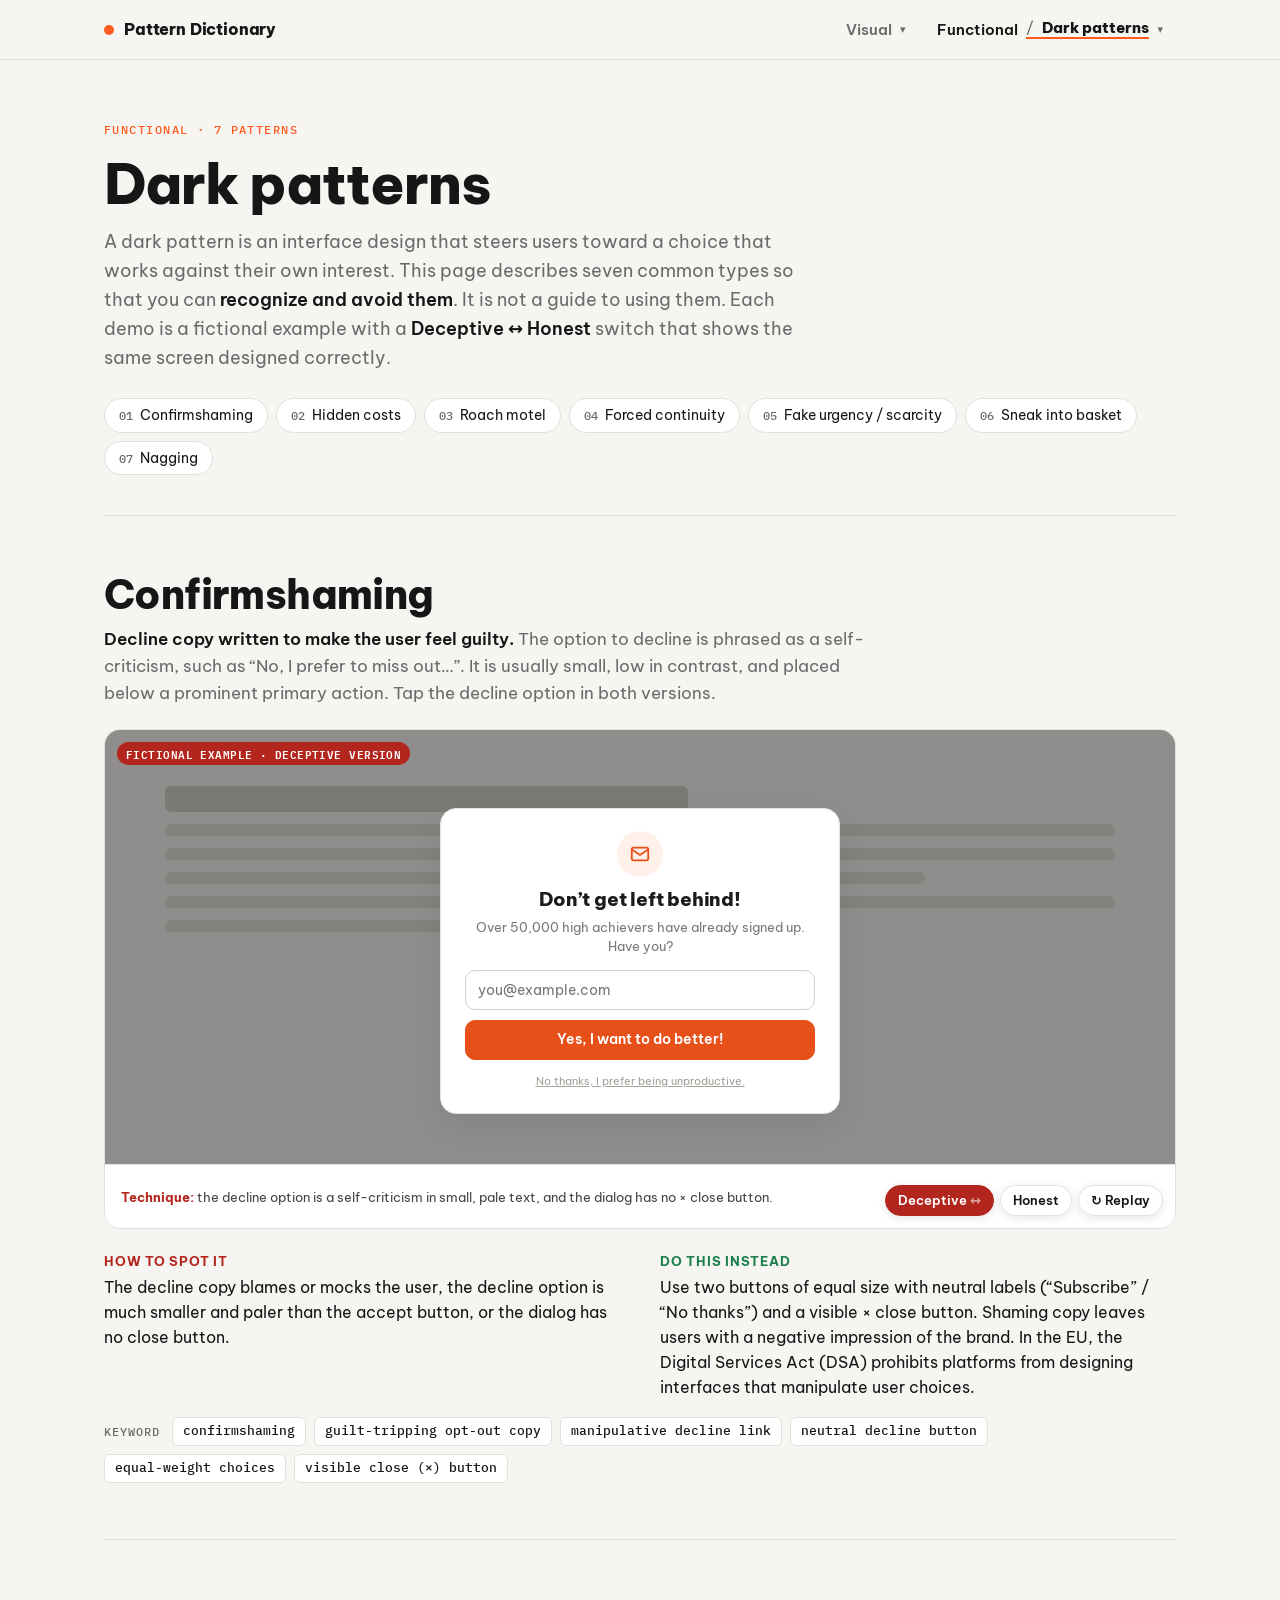
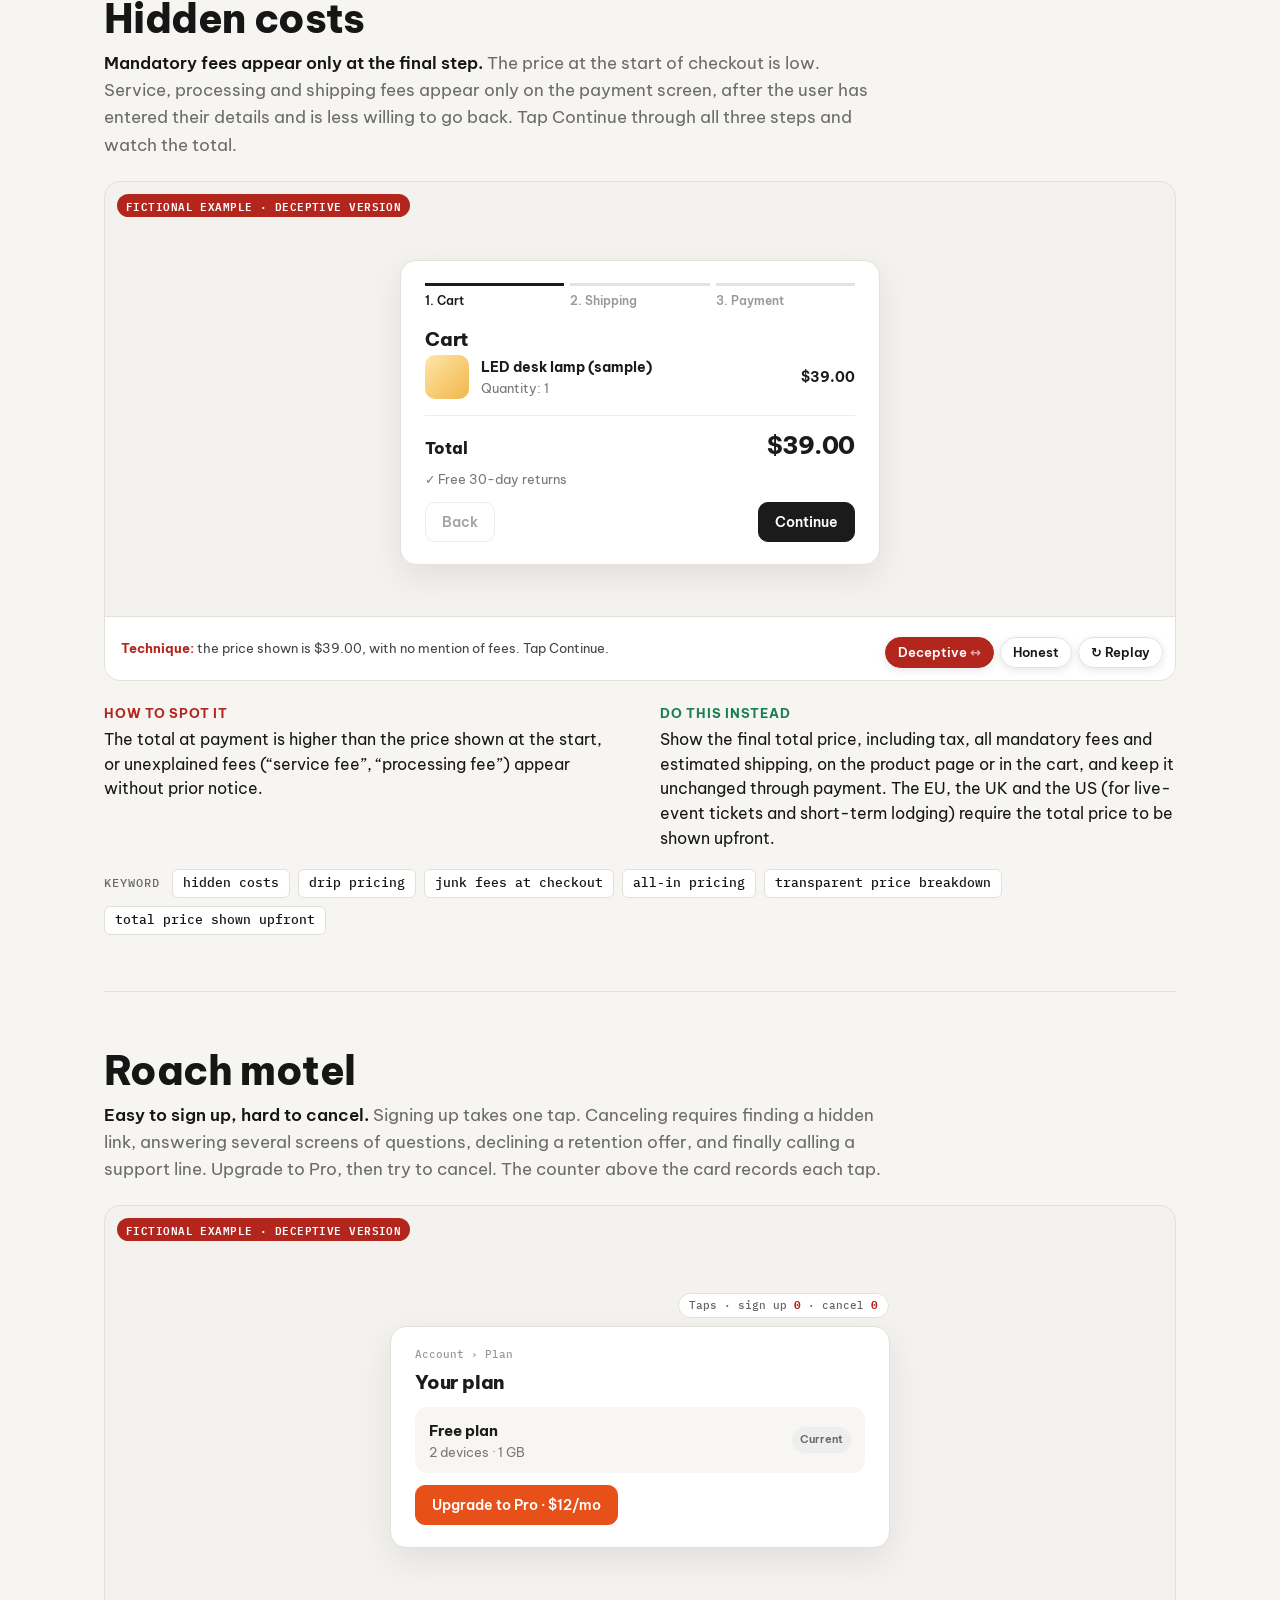
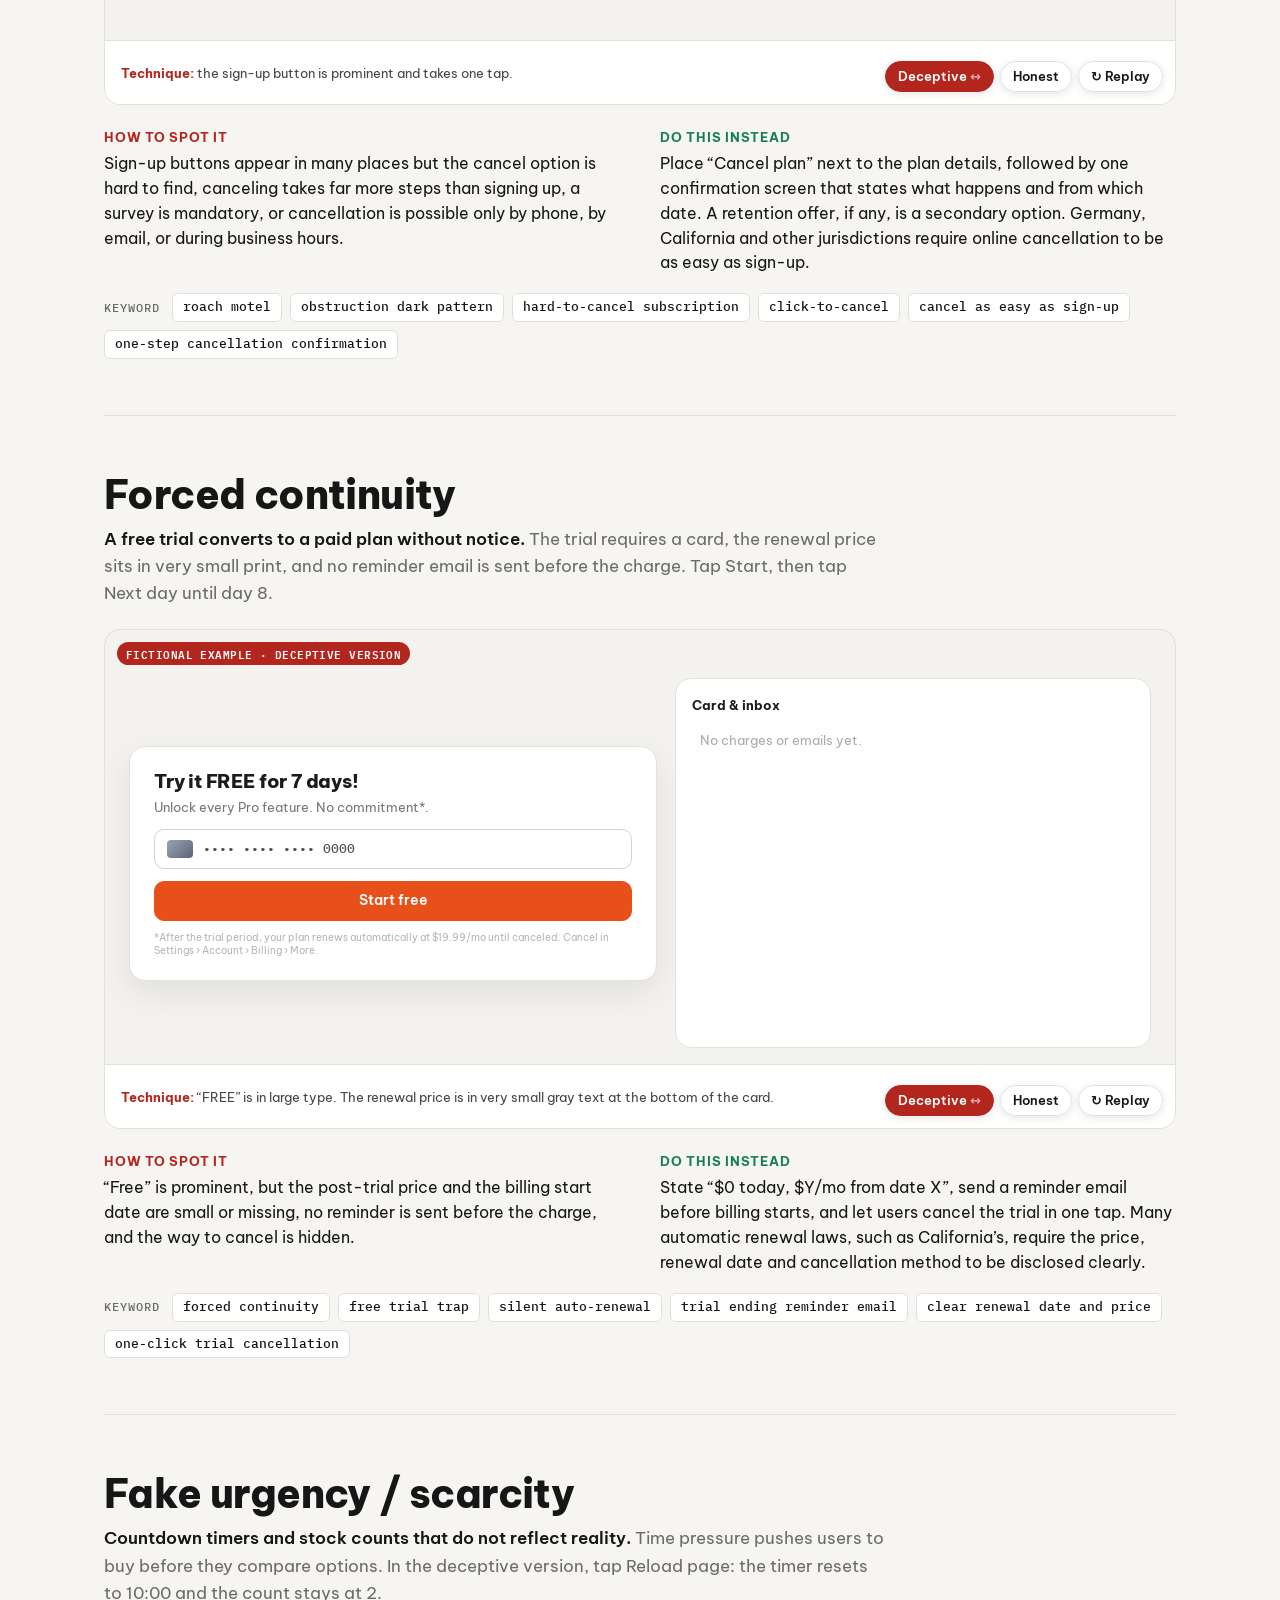
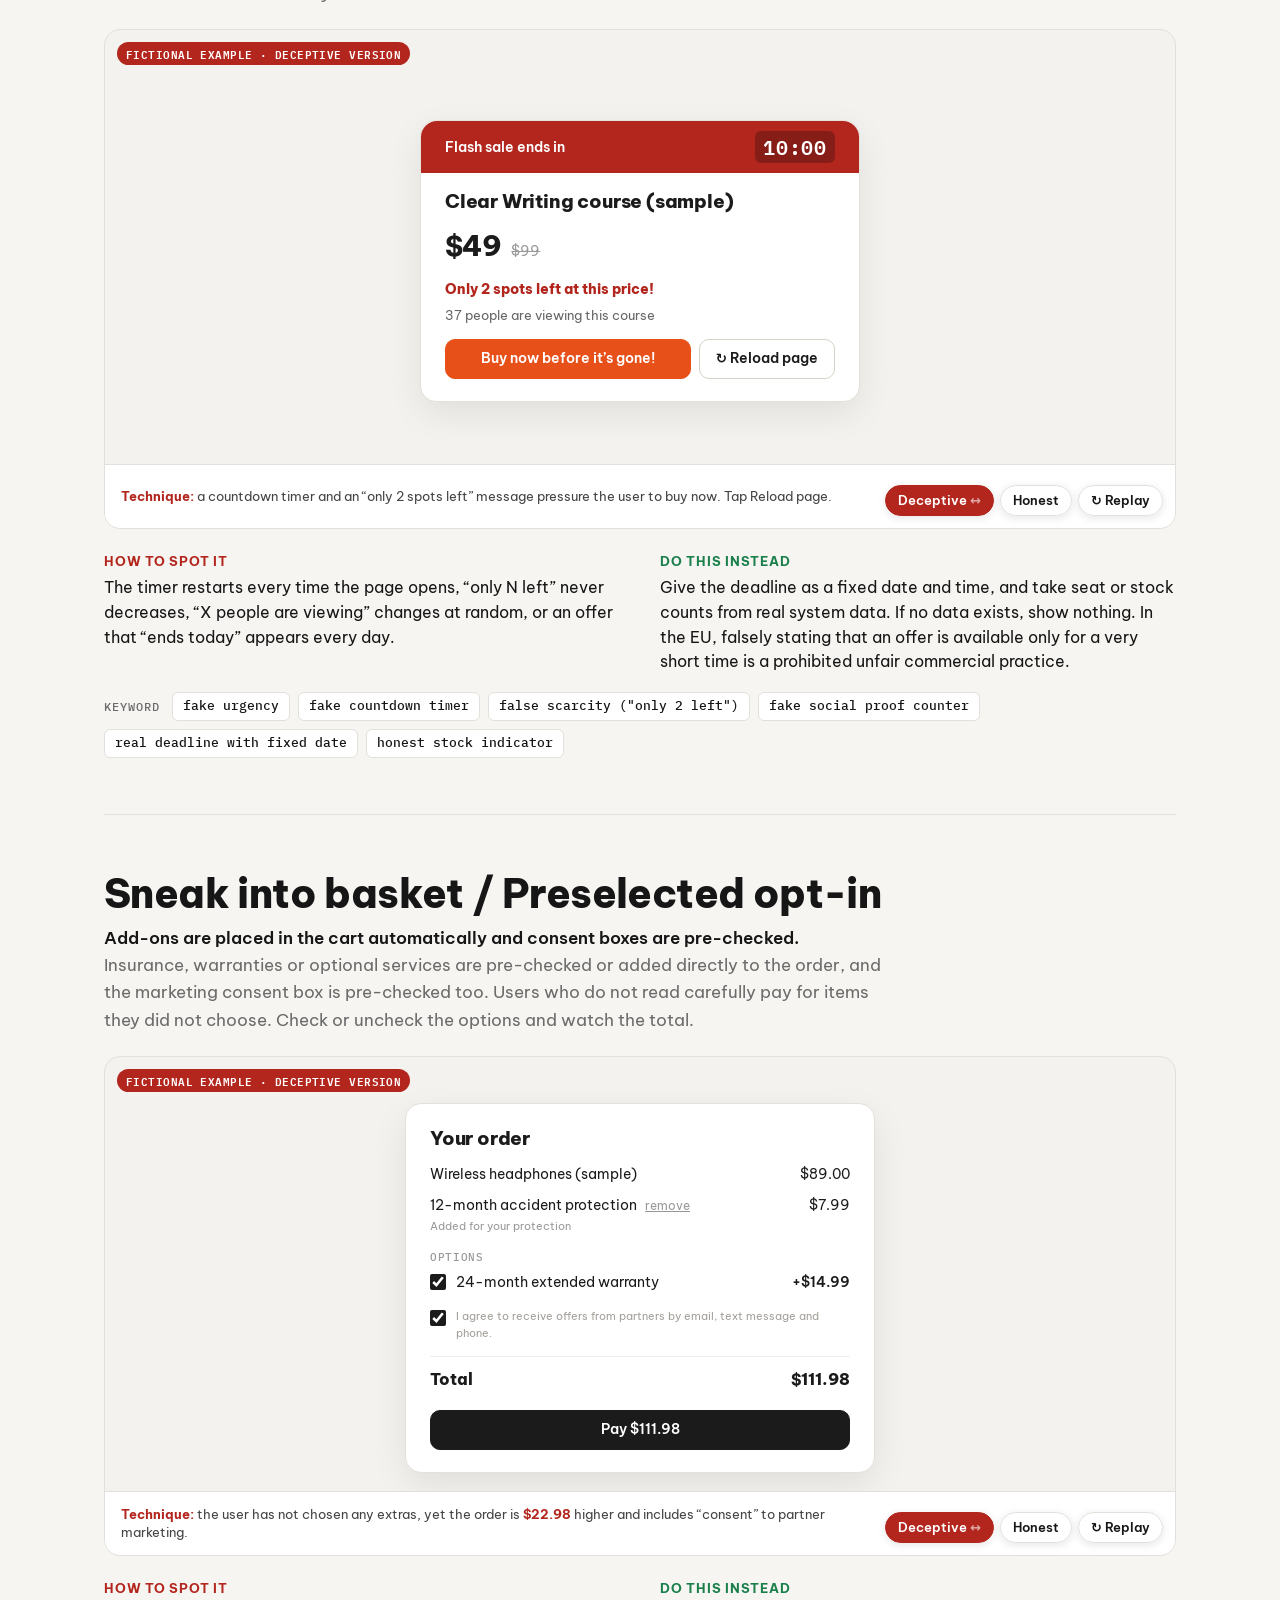
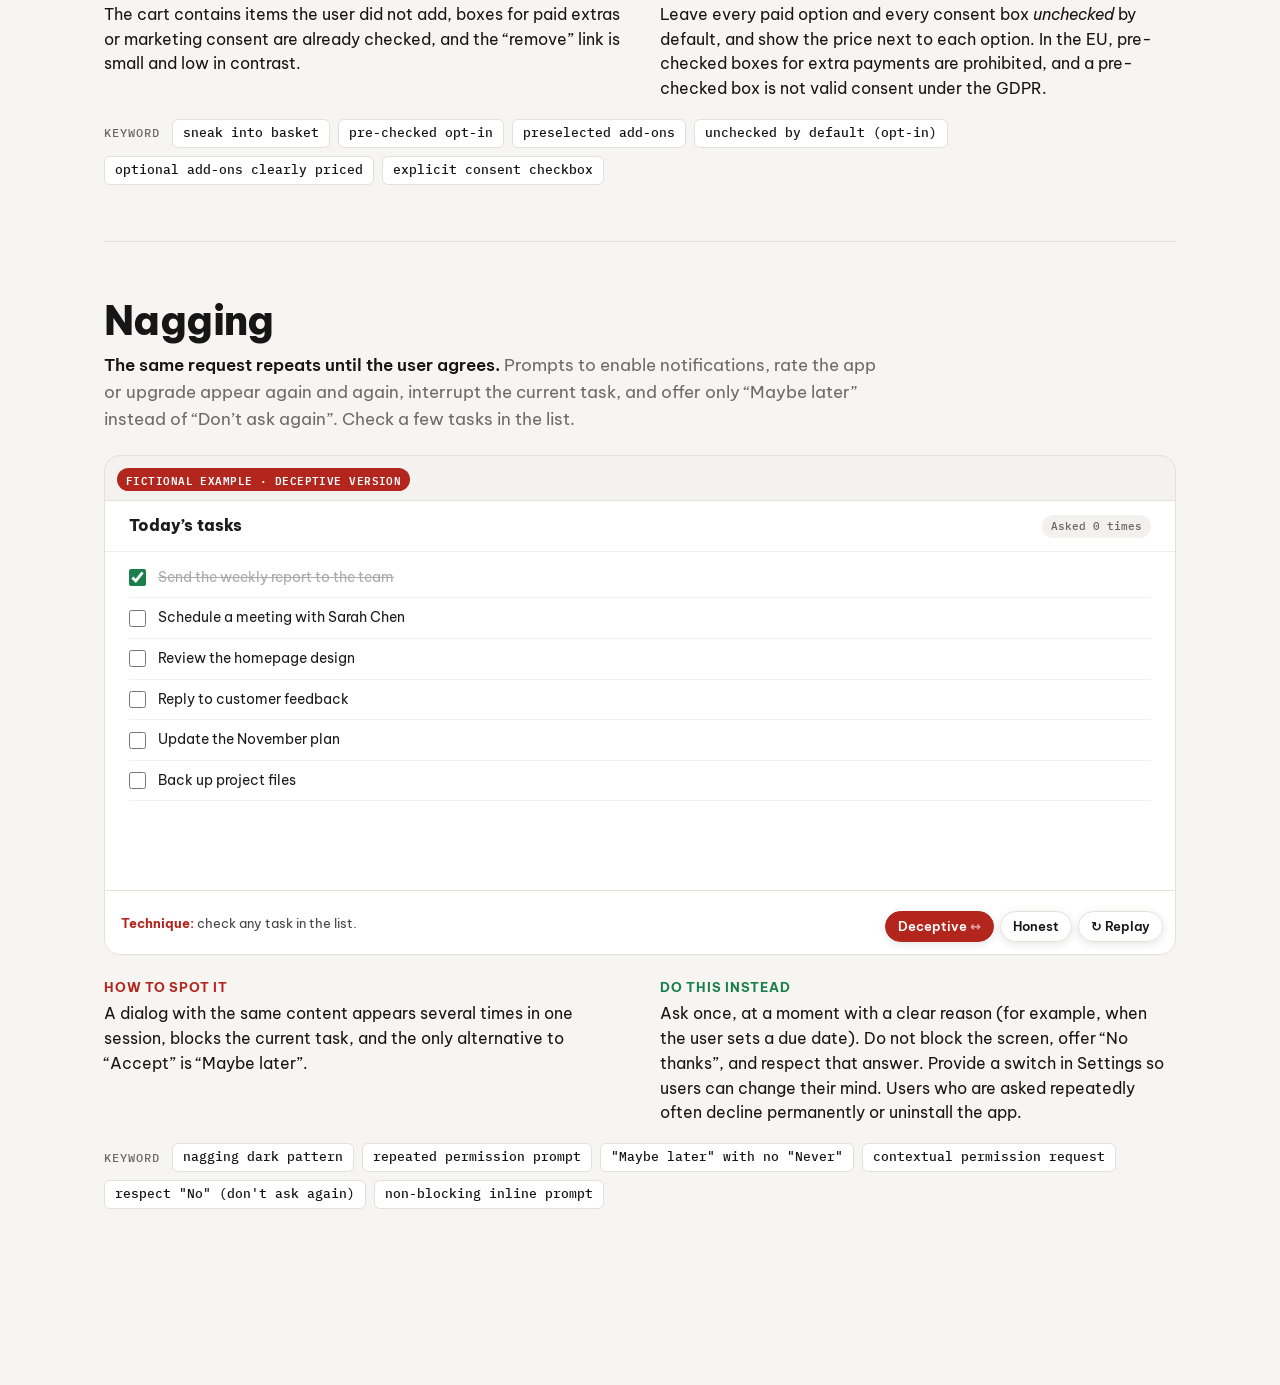
<file: dark-patterns.html>
<!doctype html>
<html lang="en">
<head>
<meta charset="utf-8">
<meta name="viewport" content="width=device-width,initial-scale=1">
<meta name="color-scheme" content="only light">
<title>Dark patterns — Pattern Dictionary</title>
<meta name="description" content="Seven common dark patterns, each with a demo that compares a deceptive version with an honest one, how to spot it, and what to do instead.">
<meta property="og:type" content="article">
<meta property="og:site_name" content="Pattern Dictionary">
<meta property="og:title" content="Dark patterns — Pattern Dictionary">
<meta property="og:description" content="Seven common dark patterns, each with a demo that compares a deceptive version with an honest one, how to spot it, and what to do instead.">
<meta property="og:url" content="https://epistex0.github.io/pattern-dictionary/dark-patterns.html">
<meta property="og:image" content="https://epistex0.github.io/pattern-dictionary/assets/og.png">
<meta name="twitter:card" content="summary_large_image">
<link rel="canonical" href="https://epistex0.github.io/pattern-dictionary/dark-patterns.html">
<meta name="theme-color" content="#f6f5f2">
<link rel="icon" href="data:image/svg+xml,%3Csvg xmlns='http://www.w3.org/2000/svg' viewBox='0 0 32 32'%3E%3Crect width='32' height='32' rx='9' fill='%23161616'/%3E%3Ccircle cx='16' cy='16' r='6.5' fill='%23ff5a1f'/%3E%3C/svg%3E">
<link rel="preconnect" href="https://fonts.googleapis.com">
<link rel="preconnect" href="https://fonts.gstatic.com" crossorigin>
<link href="https://fonts.googleapis.com/css2?family=Be+Vietnam+Pro:wght@400;600;800&family=IBM+Plex+Mono:wght@400;500&display=swap" rel="stylesheet">
<link rel="stylesheet" href="assets/dict.css">
<style>
/* reset scoped to demos, specificity 0 */
:where(.pattern>.demo) :where(h3,h4,p,ul,ol,li,fieldset,legend){margin:0;padding:0}
:where(.pattern>.demo) :where(ul,ol){list-style:none}
:where(.pattern>.demo) :where(button,input,select){font:inherit;color:inherit}
:where(.pattern>.demo) :where(.sr){position:absolute;width:1px;height:1px;margin:-1px;padding:0;overflow:hidden;clip-path:inset(50%);white-space:nowrap;border:0}
@media (prefers-reduced-motion:reduce){
  :where(.pattern>.demo) *,:where(.pattern>.demo) *::before,:where(.pattern>.demo) *::after{transition-duration:.01ms!important;animation-duration:.01ms!important;animation-iteration-count:1!important}
}

/* ===== shared frame for the 7 demos: scene + caption bar + Deceptive ↔ Honest switch ===== */
:is(#confirmshaming,#hidden-costs,#roach-motel,#forced-continuity,#fake-urgency,#sneak-into-basket,#nagging) .demo{height:500px;background:#f3f2ee;color:#1b1b1b;font-size:13.5px}
:is(#confirmshaming,#hidden-costs,#roach-motel,#forced-continuity,#fake-urgency,#sneak-into-basket,#nagging) .demo .dp-scene{position:absolute;inset:0 0 64px 0;overflow:hidden;display:grid;place-items:center;padding:44px 20px 16px}
:is(#confirmshaming,#hidden-costs,#roach-motel,#forced-continuity,#fake-urgency,#sneak-into-basket,#nagging) .demo .dp-tag{position:absolute;z-index:40;top:12px;left:12px;font:600 11px/1 var(--mono);letter-spacing:.04em;text-transform:uppercase;padding:6px 9px;border-radius:999px;background:#b3261e;color:#fff}
:is(#confirmshaming,#hidden-costs,#roach-motel,#forced-continuity,#fake-urgency,#sneak-into-basket,#nagging) .demo[data-mode=honest] .dp-tag{background:#1a7f4b}
:is(#confirmshaming,#hidden-costs,#roach-motel,#forced-continuity,#fake-urgency,#sneak-into-basket,#nagging) .demo .dp-bar{position:absolute;left:0;right:0;bottom:0;height:64px;border-top:1px solid #e2e0db;background:#fff;display:flex;align-items:center;padding:0 330px 0 16px}
:is(#confirmshaming,#hidden-costs,#roach-motel,#forced-continuity,#fake-urgency,#sneak-into-basket,#nagging) .demo .dp-cap{font-size:13px;line-height:1.4;color:#444}
:is(#confirmshaming,#hidden-costs,#roach-motel,#forced-continuity,#fake-urgency,#sneak-into-basket,#nagging) .demo .dp-cap b{color:#b3261e}
:is(#confirmshaming,#hidden-costs,#roach-motel,#forced-continuity,#fake-urgency,#sneak-into-basket,#nagging) .demo[data-mode=honest] .dp-cap b{color:#1a7f4b}
:is(#confirmshaming,#hidden-costs,#roach-motel,#forced-continuity,#fake-urgency,#sneak-into-basket,#nagging) .demo .demo-tools>button[data-mode=dark][aria-pressed=true]{background:#b3261e;border-color:#b3261e;color:#fff}
:is(#confirmshaming,#hidden-costs,#roach-motel,#forced-continuity,#fake-urgency,#sneak-into-basket,#nagging) .demo .demo-tools>button[data-mode=honest][aria-pressed=true]{background:#1a7f4b;border-color:#1a7f4b;color:#fff}
:is(#confirmshaming,#hidden-costs,#roach-motel,#forced-continuity,#fake-urgency,#sneak-into-basket,#nagging) .demo .demo-tools>button[data-mode=dark]::after{content:" ↔";opacity:.6}
/* cards and buttons reused inside scenes */
:is(#confirmshaming,#hidden-costs,#roach-motel,#forced-continuity,#fake-urgency,#sneak-into-basket,#nagging) .demo .card{background:#fff;border:1px solid #e4e1da;border-radius:16px;box-shadow:0 12px 34px rgba(0,0,0,.08);padding:22px 24px;width:min(460px,100%)}
:is(#confirmshaming,#hidden-costs,#roach-motel,#forced-continuity,#fake-urgency,#sneak-into-basket,#nagging) .demo .card h3{font-size:19px;line-height:1.3;font-weight:800;letter-spacing:-.01em}
:is(#confirmshaming,#hidden-costs,#roach-motel,#forced-continuity,#fake-urgency,#sneak-into-basket,#nagging) .demo .card h3:focus{outline:none}
:is(#confirmshaming,#hidden-costs,#roach-motel,#forced-continuity,#fake-urgency,#sneak-into-basket,#nagging) .demo .muted{color:#777;font-size:12.5px;line-height:1.5}
:is(#confirmshaming,#hidden-costs,#roach-motel,#forced-continuity,#fake-urgency,#sneak-into-basket,#nagging) .demo .btn{height:40px;padding:0 16px;border-radius:10px;border:1px solid #d6d2c9;background:#fff;font-weight:600;font-size:13.5px;cursor:pointer}
:is(#confirmshaming,#hidden-costs,#roach-motel,#forced-continuity,#fake-urgency,#sneak-into-basket,#nagging) .demo .btn:hover:not(:disabled){border-color:#999}
:is(#confirmshaming,#hidden-costs,#roach-motel,#forced-continuity,#fake-urgency,#sneak-into-basket,#nagging) .demo .btn.pri{background:#1b1b1b;border-color:#1b1b1b;color:#fff}
:is(#confirmshaming,#hidden-costs,#roach-motel,#forced-continuity,#fake-urgency,#sneak-into-basket,#nagging) .demo .btn.hot{background:#e8501a;border-color:#e8501a;color:#fff}
:is(#confirmshaming,#hidden-costs,#roach-motel,#forced-continuity,#fake-urgency,#sneak-into-basket,#nagging) .demo .btn:disabled{opacity:.4;cursor:default}
:is(#confirmshaming,#hidden-costs,#roach-motel,#forced-continuity,#fake-urgency,#sneak-into-basket,#nagging) .demo .lnk{border:0;background:none;padding:2px;color:#999;font-size:11.5px;text-decoration:underline;cursor:pointer}
:is(#confirmshaming,#hidden-costs,#roach-motel,#forced-continuity,#fake-urgency,#sneak-into-basket,#nagging) .demo .row{display:flex;gap:8px;align-items:center;flex-wrap:wrap}
:is(#confirmshaming,#hidden-costs,#roach-motel,#forced-continuity,#fake-urgency,#sneak-into-basket,#nagging) .demo .ln{display:flex;justify-content:space-between;align-items:baseline;gap:12px;padding:5px 0;font-variant-numeric:tabular-nums}
:is(#confirmshaming,#hidden-costs,#roach-motel,#forced-continuity,#fake-urgency,#sneak-into-basket,#nagging) .demo .ln.tot{border-top:1px solid #eee;margin-top:6px;padding-top:10px;font-weight:800;font-size:16px}
:is(#confirmshaming,#hidden-costs,#roach-motel,#forced-continuity,#fake-urgency,#sneak-into-basket,#nagging) .demo .pop{animation:dpPop .35s cubic-bezier(.2,.9,.3,1.2)}
@keyframes dpPop{from{opacity:0;transform:translateY(8px) scale(.98)}}
@media (max-width:760px){
  :is(#confirmshaming,#hidden-costs,#roach-motel,#forced-continuity,#fake-urgency,#sneak-into-basket,#nagging) .demo{height:600px}
  :is(#confirmshaming,#hidden-costs,#roach-motel,#forced-continuity,#fake-urgency,#sneak-into-basket,#nagging) .demo .dp-scene{inset:0 0 118px 0;padding:44px 12px 12px}
  :is(#confirmshaming,#hidden-costs,#roach-motel,#forced-continuity,#fake-urgency,#sneak-into-basket,#nagging) .demo .dp-bar{height:118px;align-items:flex-start;padding:10px 12px 0}
  :is(#confirmshaming,#hidden-costs,#roach-motel,#forced-continuity,#fake-urgency,#sneak-into-basket,#nagging) .demo .card{padding:18px}
}

/* ===== 1. Confirmshaming ===== */
#confirmshaming .demo .page{position:absolute;inset:0;padding:56px 60px;display:grid;gap:12px;align-content:start}
#confirmshaming .demo .page i{display:block;height:12px;border-radius:6px;background:#dedbd3}
#confirmshaming .demo .page i:first-child{height:26px;width:55%;background:#cfccc3}
#confirmshaming .demo .ov{position:absolute;inset:0;background:rgba(20,20,22,.45);display:grid;place-items:center;padding:44px 16px 16px}
#confirmshaming .demo .card{text-align:center;position:relative;width:min(400px,100%)}
#confirmshaming .demo .ico{width:46px;height:46px;border-radius:50%;margin:0 auto 10px;display:grid;place-items:center;background:#fff1ea;color:#e8501a}
#confirmshaming .demo .card p{margin:6px 0 14px}
#confirmshaming .demo input{width:100%;height:40px;border:1px solid #d6d2c9;border-radius:10px;padding:0 12px;margin-bottom:10px}
#confirmshaming .demo .card .btn{width:100%}
#confirmshaming .demo .shame{display:block;margin:12px auto 0;border:0;background:none;color:#a3a09a;font-size:11px;text-decoration:underline;cursor:pointer}
#confirmshaming .demo .pair{display:grid;grid-template-columns:1fr 1fr;gap:8px}
#confirmshaming .demo .x{position:absolute;top:10px;right:10px;width:32px;height:32px;border-radius:50%;border:0;background:#f2f1ed;cursor:pointer;font-size:16px}
#confirmshaming .demo .reopen{position:relative}

/* ===== 2. Hidden costs ===== */
#hidden-costs .demo .card{width:min(480px,100%)}
#hidden-costs .demo .steps{display:flex;gap:6px;margin-bottom:16px}
#hidden-costs .demo .steps li{flex:1;font-size:11.5px;font-weight:600;color:#999;border-top:3px solid #e6e3dc;padding-top:6px}
#hidden-costs .demo .steps li.on{color:#1b1b1b;border-color:#1b1b1b}
#hidden-costs .demo .item{display:flex;gap:12px;align-items:center;padding:4px 0 10px}
#hidden-costs .demo .thumb{width:44px;height:44px;border-radius:10px;background:linear-gradient(135deg,#ffe6a8,#f1b64a);flex:none}
#hidden-costs .demo .big{font-size:24px;font-weight:800;letter-spacing:-.02em;font-variant-numeric:tabular-nums}
#hidden-costs .demo .fee{color:#b3261e}
#hidden-costs .demo .fee.new{animation:dpPop .4s ease-out both}
#hidden-costs .demo .fee.new:nth-child(2){animation-delay:.15s}
#hidden-costs .demo .fee.new:nth-child(3){animation-delay:.3s}
#hidden-costs .demo .addr{background:#f7f6f3;border-radius:10px;padding:10px 12px;line-height:1.5}
#hidden-costs .demo .nav{display:flex;justify-content:space-between;margin-top:14px}
#hidden-costs .demo .ok{background:#e3f5ea;color:#1a7f4b;border-radius:8px;padding:6px 10px;font-size:12px;margin-top:8px}

/* ===== 3. Roach motel ===== */
#roach-motel .demo .card{width:min(500px,100%);position:relative}
#roach-motel .demo .crumb{font:500 11px/1 var(--mono);color:#999;margin-bottom:10px}
#roach-motel .demo .plan{display:flex;align-items:center;gap:12px;background:#f7f6f3;border-radius:12px;padding:12px 14px;margin:12px 0}
#roach-motel .demo .plan b{font-size:15px}
#roach-motel .demo .badge{margin-left:auto;font-size:11px;font-weight:600;padding:4px 8px;border-radius:999px;background:#e3f5ea;color:#1a7f4b}
#roach-motel .demo .badge.free{background:#eee;color:#666}
#roach-motel .demo .meter{position:absolute;top:-34px;right:0;font:500 11px/1 var(--mono);color:#666;background:#fff;border:1px solid #e2e0db;border-radius:999px;padding:6px 10px}
#roach-motel .demo .meter b{color:#b3261e}
#roach-motel .demo[data-mode=honest] .meter b{color:#1a7f4b}
#roach-motel .demo fieldset{border:0;display:grid;gap:4px;margin:10px 0}
#roach-motel .demo fieldset label{display:flex;gap:8px;align-items:center;cursor:pointer}
#roach-motel .demo input[type=radio]{accent-color:#1b1b1b;margin:0}
#roach-motel .demo .offer{background:linear-gradient(135deg,#fff1ea,#ffe2cf);border-radius:12px;padding:14px;margin:10px 0;font-weight:600}
#roach-motel .demo .offer b{font-size:22px;color:#e8501a;display:block}
#roach-motel .demo .wall{background:#fdeceb;color:#8c1d16;border-radius:12px;padding:12px 14px;margin:10px 0;line-height:1.55}

/* ===== 4. Forced continuity ===== */
#forced-continuity .demo .dp-scene{grid-template-columns:minmax(0,1fr) minmax(0,.9fr);gap:18px;align-items:stretch;padding:48px 24px 16px}
#forced-continuity .demo .card{width:auto;align-self:center;justify-self:stretch}
#forced-continuity .demo .cardno{display:flex;align-items:center;gap:10px;border:1px solid #d6d2c9;border-radius:10px;height:40px;padding:0 12px;margin:12px 0;font:500 13px/1 var(--mono);color:#555}
#forced-continuity .demo .cardno::before{content:"";width:26px;height:18px;border-radius:4px;background:linear-gradient(135deg,#9aa4b5,#5c6577)}
#forced-continuity .demo .fine{font-size:9.5px;line-height:1.4;color:#b8b5ae;margin-top:10px}
#forced-continuity .demo .sum{background:#f2faf5;border:1px solid #cfe9da;border-radius:10px;padding:10px 12px;margin:12px 0;line-height:1.55;font-size:13px}
#forced-continuity .demo .sum b{font-variant-numeric:tabular-nums}
#forced-continuity .demo .log{justify-self:stretch;align-self:stretch;background:#fff;border:1px solid #e4e1da;border-radius:16px;padding:16px;display:flex;flex-direction:column;min-height:0}
#forced-continuity .demo .log h4{font-size:13px;display:flex;justify-content:space-between;align-items:center;margin-bottom:8px}
#forced-continuity .demo .log ol{overflow-y:auto;flex:1;display:grid;gap:6px;align-content:start}
#forced-continuity .demo .log li{display:grid;grid-template-columns:54px 1fr;gap:8px;font-size:12.5px;line-height:1.45;padding:7px 8px;border-radius:8px;background:#f7f6f3}
#forced-continuity .demo .log li.new{animation:dpPop .3s ease-out}
#forced-continuity .demo .log li span{font:500 11px/1.6 var(--mono);color:#999}
#forced-continuity .demo .log li.charge{background:#fdeceb;color:#8c1d16;font-weight:600}
#forced-continuity .demo .log li.mail{background:#eaf4ff;color:#1d4f91}
#forced-continuity .demo .log li.good{background:#e3f5ea;color:#1a7f4b}
#forced-continuity .demo .log .empty{background:none;color:#aaa;display:block}
#forced-continuity .demo .day{font:600 12px/1 var(--mono);color:#666}
@media (max-width:760px){
  #forced-continuity .demo .dp-scene{grid-template-columns:1fr;grid-template-rows:auto 1fr;padding:44px 12px 12px;gap:10px}
  #forced-continuity .demo .card{align-self:start}
}

/* ===== 5. Fake urgency ===== */
#fake-urgency .demo .card{width:min(440px,100%)}
#fake-urgency .demo .banner{display:flex;align-items:center;justify-content:space-between;gap:10px;margin:-22px -24px 16px;padding:10px 24px;border-radius:16px 16px 0 0;background:#b3261e;color:#fff;font-weight:600}
#fake-urgency .demo .clock{font:600 20px/1 var(--mono);letter-spacing:.04em;background:rgba(0,0,0,.25);padding:6px 8px;border-radius:6px;font-variant-numeric:tabular-nums}
#fake-urgency .demo .banner.calm{background:#f2f1ed;color:#333}
#fake-urgency .demo .price{display:flex;align-items:baseline;gap:10px;margin:10px 0}
#fake-urgency .demo .price b{font-size:28px;font-weight:800;letter-spacing:-.02em}
#fake-urgency .demo .price s{color:#999}
#fake-urgency .demo .scar{color:#b3261e;font-weight:800;animation:fuPulse 1s ease-in-out infinite alternate}
@keyframes fuPulse{to{opacity:.55}}
#fake-urgency .demo .watch{font-size:12.5px;color:#666;margin:4px 0 14px}
#fake-urgency .demo .bar2{height:8px;border-radius:4px;background:#eee;overflow:hidden;margin:6px 0 4px}
#fake-urgency .demo .bar2 i{display:block;height:100%;width:var(--w);background:#1a7f4b;border-radius:4px}
#fake-urgency .demo .acts{display:flex;gap:8px;margin-top:14px}
#fake-urgency .demo .acts .btn{flex:1}
#fake-urgency .demo .reload{flex:0 0 auto!important}

/* ===== 6. Sneak into basket ===== */
#sneak-into-basket .demo .card{width:min(470px,100%)}
#sneak-into-basket .demo .card h3{margin-bottom:8px}
#sneak-into-basket .demo .ln small{display:block;color:#999;font-size:11px}
#sneak-into-basket .demo .ln .lnk{margin-left:6px}
#sneak-into-basket .demo .opt{display:flex;gap:10px;align-items:flex-start;padding:7px 0;cursor:pointer;font-variant-numeric:tabular-nums}
#sneak-into-basket .demo .opt input{margin:2px 0 0;width:16px;height:16px;accent-color:#1b1b1b;flex:none}
#sneak-into-basket .demo .opt span{flex:1}
#sneak-into-basket .demo .opt em{font-style:normal;font-weight:600}
#sneak-into-basket .demo .opt.tiny{font-size:11px;color:#a3a09a}
#sneak-into-basket .demo .grp{font:500 11px/1 var(--mono);text-transform:uppercase;letter-spacing:.06em;color:#999;margin:12px 0 2px}
#sneak-into-basket .demo .card .btn{width:100%;margin-top:12px}

/* ===== 7. Nagging ===== */
#nagging .demo .dp-scene{place-items:stretch;padding:44px 0 0}
#nagging .demo .app{display:flex;flex-direction:column;background:#fff;border-top:1px solid #e4e1da;min-height:0}
#nagging .demo .hd{display:flex;align-items:center;gap:10px;padding:12px 24px;border-bottom:1px solid #eee}
#nagging .demo .hd h3{font-size:16px;font-weight:800;margin-right:auto}
#nagging .demo .asked{font:500 11px/1 var(--mono);color:#666;background:#f2f1ed;padding:6px 9px;border-radius:999px}
#nagging .demo .tasks{padding:6px 24px;overflow-y:auto}
#nagging .demo .tasks label{display:flex;align-items:center;gap:12px;padding:9px 0;border-bottom:1px solid #f2f1ed;cursor:pointer}
#nagging .demo .tasks input{width:17px;height:17px;margin:0;accent-color:#1a7f4b}
#nagging .demo .tasks label:has(:checked) span{text-decoration:line-through;color:#aaa}
#nagging .demo .ask{display:flex;align-items:center;gap:10px;flex-wrap:wrap;margin:12px 24px 2px;padding:10px 12px;border-radius:12px;background:#f2faf5;border:1px solid #cfe9da;font-size:13px}
#nagging .demo .ask p{flex:1 1 240px}
#nagging .demo .ask .btn{height:34px;font-size:12.5px}
#nagging .demo .ov{position:absolute;inset:0;z-index:20;background:rgba(20,20,22,.5);display:grid;place-items:center;padding:44px 16px 16px;animation:ngFade .2s ease-out}
@keyframes ngFade{from{opacity:0}}
#nagging .demo .ov .card{text-align:center;width:min(360px,100%)}
#nagging .demo .bell{width:52px;height:52px;border-radius:50%;margin:0 auto 10px;display:grid;place-items:center;background:#fff1ea;color:#e8501a;animation:ngRing .8s ease-in-out 2}
@keyframes ngRing{25%{transform:rotate(-14deg)}75%{transform:rotate(14deg)}}
#nagging .demo .ov p{margin:6px 0 14px}
#nagging .demo .ov .btn{width:100%;margin-top:6px}
#nagging .demo .ov .times{font:500 11px/1 var(--mono);color:#b3261e;margin-top:10px}
/* ===== narrow screens: text ≥12px, tap targets ≥32px (placed last to override per-demo rules) ===== */
@media (max-width:760px){
  :is(#confirmshaming,#hidden-costs,#roach-motel,#forced-continuity,#fake-urgency,#sneak-into-basket,#nagging) .demo .dp-tag{font-size:12px}
  :is(#confirmshaming,#hidden-costs,#roach-motel,#forced-continuity,#fake-urgency,#sneak-into-basket,#nagging) .demo .demo-tools>button{min-height:36px}
  :is(#confirmshaming,#hidden-costs,#roach-motel,#forced-continuity,#fake-urgency,#sneak-into-basket,#nagging) .demo .lnk{font-size:12.5px;min-height:32px;min-width:32px;padding:0 4px;display:inline-flex;align-items:center;justify-content:center}
  #confirmshaming .demo .shame{font-size:12px;min-height:32px}
  #hidden-costs .demo .steps li{font-size:12px}
  #roach-motel .demo :is(.crumb,.badge,.meter){font-size:12px}
  #roach-motel .demo .badge{white-space:nowrap;flex:none}
  #roach-motel .demo fieldset label{min-height:32px}
  #forced-continuity .demo .fine{font-size:12px;color:#bdbab3}
  #forced-continuity .demo .log li span{font-size:12px}
  #sneak-into-basket .demo :is(.ln small,.opt.tiny,.grp){font-size:12px}
  #sneak-into-basket .demo .opt{min-height:32px;align-items:center}
  #sneak-into-basket .demo .opt input{margin:0}
  #nagging .demo :is(.asked,.ov .times){font-size:12px}
}
</style>
</head>
<body>
<nav class="dnav"></nav>

<main class="wrap">
  <header class="head">
    <h1>Dark patterns</h1>
    <p>A dark pattern is an interface design that steers users toward a choice that works against their own interest. This page describes seven common types so that you can <b>recognize and avoid them</b>. It is not a guide to using them. Each demo is a fictional example with a <b>Deceptive ↔ Honest</b> switch that shows the same screen designed correctly.</p>
  </header>

  <!-- 1 -->
  <article class="pattern" id="confirmshaming">
    <h2>Confirmshaming</h2>
    <p class="vi"><b>Decline copy written to make the user feel guilty.</b> The option to decline is phrased as a self-criticism, such as “No, I prefer to miss out…”. It is usually small, low in contrast, and placed below a prominent primary action. Tap the decline option in both versions.</p>
    <div class="demo">
      <div class="dp-scene"></div>
      <span class="dp-tag">Fictional example · Deceptive version</span>
      <div class="dp-bar"><p class="dp-cap" aria-live="polite"></p></div>
      <div class="demo-tools"><button type="button" data-mode="dark" aria-pressed="true">Deceptive</button><button type="button" data-mode="honest" aria-pressed="false">Honest</button><button class="replay">↻ Replay</button></div>
    </div>
    <div class="notes">
      <p class="avoid"><b>How to spot it</b>The decline copy blames or mocks the user, the decline option is much smaller and paler than the accept button, or the dialog has no close button.</p>
      <p class="use"><b>Do this instead</b>Use two buttons of equal size with neutral labels (“Subscribe” / “No thanks”) and a visible × close button. Shaming copy leaves users with a negative impression of the brand. In the EU, the Digital Services Act (DSA) prohibits platforms from designing interfaces that manipulate user choices.</p>
    </div>
    <div class="kw"><button>confirmshaming</button><button>guilt-tripping opt-out copy</button><button>manipulative decline link</button><button>neutral decline button</button><button>equal-weight choices</button><button>visible close (×) button</button></div>
  </article>

  <!-- 2 -->
  <article class="pattern" id="hidden-costs">
    <h2>Hidden costs</h2>
    <p class="vi"><b>Mandatory fees appear only at the final step.</b> The price at the start of checkout is low. Service, processing and shipping fees appear only on the payment screen, after the user has entered their details and is less willing to go back. Tap Continue through all three steps and watch the total.</p>
    <div class="demo">
      <div class="dp-scene"></div>
      <span class="dp-tag">Fictional example · Deceptive version</span>
      <div class="dp-bar"><p class="dp-cap" aria-live="polite"></p></div>
      <div class="demo-tools"><button type="button" data-mode="dark" aria-pressed="true">Deceptive</button><button type="button" data-mode="honest" aria-pressed="false">Honest</button><button class="replay">↻ Replay</button></div>
    </div>
    <div class="notes">
      <p class="avoid"><b>How to spot it</b>The total at payment is higher than the price shown at the start, or unexplained fees (“service fee”, “processing fee”) appear without prior notice.</p>
      <p class="use"><b>Do this instead</b>Show the final total price, including tax, all mandatory fees and estimated shipping, on the product page or in the cart, and keep it unchanged through payment. The EU, the UK and the US (for live-event tickets and short-term lodging) require the total price to be shown upfront.</p>
    </div>
    <div class="kw"><button>hidden costs</button><button>drip pricing</button><button>junk fees at checkout</button><button>all-in pricing</button><button>transparent price breakdown</button><button>total price shown upfront</button></div>
  </article>

  <!-- 3 -->
  <article class="pattern" id="roach-motel">
    <h2>Roach motel</h2>
    <p class="vi"><b>Easy to sign up, hard to cancel.</b> Signing up takes one tap. Canceling requires finding a hidden link, answering several screens of questions, declining a retention offer, and finally calling a support line. Upgrade to Pro, then try to cancel. The counter above the card records each tap.</p>
    <div class="demo">
      <div class="dp-scene"></div>
      <span class="dp-tag">Fictional example · Deceptive version</span>
      <div class="dp-bar"><p class="dp-cap" aria-live="polite"></p></div>
      <div class="demo-tools"><button type="button" data-mode="dark" aria-pressed="true">Deceptive</button><button type="button" data-mode="honest" aria-pressed="false">Honest</button><button class="replay">↻ Replay</button></div>
    </div>
    <div class="notes">
      <p class="avoid"><b>How to spot it</b>Sign-up buttons appear in many places but the cancel option is hard to find, canceling takes far more steps than signing up, a survey is mandatory, or cancellation is possible only by phone, by email, or during business hours.</p>
      <p class="use"><b>Do this instead</b>Place “Cancel plan” next to the plan details, followed by one confirmation screen that states what happens and from which date. A retention offer, if any, is a secondary option. Germany, California and other jurisdictions require online cancellation to be as easy as sign-up.</p>
    </div>
    <div class="kw"><button>roach motel</button><button>obstruction dark pattern</button><button>hard-to-cancel subscription</button><button>click-to-cancel</button><button>cancel as easy as sign-up</button><button>one-step cancellation confirmation</button></div>
  </article>

  <!-- 4 -->
  <article class="pattern" id="forced-continuity">
    <h2>Forced continuity</h2>
    <p class="vi"><b>A free trial converts to a paid plan without notice.</b> The trial requires a card, the renewal price sits in very small print, and no reminder email is sent before the charge. Tap Start, then tap Next day until day 8.</p>
    <div class="demo">
      <div class="dp-scene"></div>
      <span class="dp-tag">Fictional example · Deceptive version</span>
      <div class="dp-bar"><p class="dp-cap" aria-live="polite"></p></div>
      <div class="demo-tools"><button type="button" data-mode="dark" aria-pressed="true">Deceptive</button><button type="button" data-mode="honest" aria-pressed="false">Honest</button><button class="replay">↻ Replay</button></div>
    </div>
    <div class="notes">
      <p class="avoid"><b>How to spot it</b>“Free” is prominent, but the post-trial price and the billing start date are small or missing, no reminder is sent before the charge, and the way to cancel is hidden.</p>
      <p class="use"><b>Do this instead</b>State “$0 today, $Y/mo from date X”, send a reminder email before billing starts, and let users cancel the trial in one tap. Many automatic renewal laws, such as California’s, require the price, renewal date and cancellation method to be disclosed clearly.</p>
    </div>
    <div class="kw"><button>forced continuity</button><button>free trial trap</button><button>silent auto-renewal</button><button>trial ending reminder email</button><button>clear renewal date and price</button><button>one-click trial cancellation</button></div>
  </article>

  <!-- 5 -->
  <article class="pattern" id="fake-urgency" data-toc="Fake urgency / scarcity">
    <h2>Fake urgency / scarcity</h2>
    <p class="vi"><b>Countdown timers and stock counts that do not reflect reality.</b> Time pressure pushes users to buy before they compare options. In the deceptive version, tap Reload page: the timer resets to 10:00 and the count stays at 2.</p>
    <div class="demo">
      <div class="dp-scene"></div>
      <span class="dp-tag">Fictional example · Deceptive version</span>
      <div class="dp-bar"><p class="dp-cap" aria-live="polite"></p></div>
      <div class="demo-tools"><button type="button" data-mode="dark" aria-pressed="true">Deceptive</button><button type="button" data-mode="honest" aria-pressed="false">Honest</button><button class="replay">↻ Replay</button></div>
    </div>
    <div class="notes">
      <p class="avoid"><b>How to spot it</b>The timer restarts every time the page opens, “only N left” never decreases, “X people are viewing” changes at random, or an offer that “ends today” appears every day.</p>
      <p class="use"><b>Do this instead</b>Give the deadline as a fixed date and time, and take seat or stock counts from real system data. If no data exists, show nothing. In the EU, falsely stating that an offer is available only for a very short time is a prohibited unfair commercial practice.</p>
    </div>
    <div class="kw"><button>fake urgency</button><button>fake countdown timer</button><button>false scarcity ("only 2 left")</button><button>fake social proof counter</button><button>real deadline with fixed date</button><button>honest stock indicator</button></div>
  </article>

  <!-- 6 -->
  <article class="pattern" id="sneak-into-basket" data-toc="Sneak into basket">
    <h2>Sneak into basket / Preselected opt-in</h2>
    <p class="vi"><b>Add-ons are placed in the cart automatically and consent boxes are pre-checked.</b> Insurance, warranties or optional services are pre-checked or added directly to the order, and the marketing consent box is pre-checked too. Users who do not read carefully pay for items they did not choose. Check or uncheck the options and watch the total.</p>
    <div class="demo">
      <div class="dp-scene"></div>
      <span class="dp-tag">Fictional example · Deceptive version</span>
      <div class="dp-bar"><p class="dp-cap" aria-live="polite"></p></div>
      <div class="demo-tools"><button type="button" data-mode="dark" aria-pressed="true">Deceptive</button><button type="button" data-mode="honest" aria-pressed="false">Honest</button><button class="replay">↻ Replay</button></div>
    </div>
    <div class="notes">
      <p class="avoid"><b>How to spot it</b>The cart contains items the user did not add, boxes for paid extras or marketing consent are already checked, and the “remove” link is small and low in contrast.</p>
      <p class="use"><b>Do this instead</b>Leave every paid option and every consent box <i>unchecked</i> by default, and show the price next to each option. In the EU, pre-checked boxes for extra payments are prohibited, and a pre-checked box is not valid consent under the GDPR.</p>
    </div>
    <div class="kw"><button>sneak into basket</button><button>pre-checked opt-in</button><button>preselected add-ons</button><button>unchecked by default (opt-in)</button><button>optional add-ons clearly priced</button><button>explicit consent checkbox</button></div>
  </article>

  <!-- 7 -->
  <article class="pattern" id="nagging">
    <h2>Nagging</h2>
    <p class="vi"><b>The same request repeats until the user agrees.</b> Prompts to enable notifications, rate the app or upgrade appear again and again, interrupt the current task, and offer only “Maybe later” instead of “Don’t ask again”. Check a few tasks in the list.</p>
    <div class="demo">
      <div class="dp-scene"></div>
      <span class="dp-tag">Fictional example · Deceptive version</span>
      <div class="dp-bar"><p class="dp-cap" aria-live="polite"></p></div>
      <div class="demo-tools"><button type="button" data-mode="dark" aria-pressed="true">Deceptive</button><button type="button" data-mode="honest" aria-pressed="false">Honest</button><button class="replay">↻ Replay</button></div>
    </div>
    <div class="notes">
      <p class="avoid"><b>How to spot it</b>A dialog with the same content appears several times in one session, blocks the current task, and the only alternative to “Accept” is “Maybe later”.</p>
      <p class="use"><b>Do this instead</b>Ask once, at a moment with a clear reason (for example, when the user sets a due date). Do not block the screen, offer “No thanks”, and respect that answer. Provide a switch in Settings so users can change their mind. Users who are asked repeatedly often decline permanently or uninstall the app.</p>
    </div>
    <div class="kw"><button>nagging dark pattern</button><button>repeated permission prompt</button><button>"Maybe later" with no "Never"</button><button>contextual permission request</button><button>respect "No" (don't ask again)</button><button>non-blocking inline prompt</button></div>
  </article>
</main>

<script src="assets/dict.js"></script>
<script>
(() => {
  const $ = (s, r = document) => r.querySelector(s), $$ = (s, r = document) => [...r.querySelectorAll(s)];
  /* amounts are stored in cents to keep sums exact */
  const usd = c => (c / 100).toLocaleString('en-US', { style: 'currency', currency: 'USD' });
  const focusHead = sc => $('h3', sc)?.focus({ preventScroll: true });

  /* Shared frame: the Deceptive ↔ Honest switch rebuilds the scene.
     build(scene, mode, say) builds the scene and returns a cleanup function if it starts timers. */
  const DP = (id, build) => Dict.demo(id, d => {
    let scene = $('.dp-scene', d), cap = $('.dp-cap', d), tag = $('.dp-tag', d);
    let clean = null;
    const say = html => { cap.innerHTML = html; };
    const set = mode => {
      clean?.(); clean = null;
      d.dataset.mode = mode;
      $$('[data-mode]', d).forEach(b => b.setAttribute('aria-pressed', b.dataset.mode === mode));
      tag.textContent = 'Fictional example · ' + (mode === 'dark' ? 'Deceptive version' : 'Honest version');
      { const s = scene.cloneNode(false); scene.replaceWith(s); scene = s; }
      clean = build(scene, mode, say) || null;
    };
    $$('[data-mode]', d).forEach(b => b.addEventListener('click', () => set(b.dataset.mode)));
    set('dark');
    return () => clean?.();
  });

  /* ---------- 1. Confirmshaming ---------- */
  const MAIL = '<svg width="22" height="22" viewBox="0 0 24 24" fill="none" stroke="currentColor" stroke-width="2" aria-hidden="true"><rect x="3" y="5" width="18" height="14" rx="2"/><path d="m3 7 9 6 9-6"/></svg>';
  DP('confirmshaming', (sc, mode, say) => {
    const dark = mode === 'dark';
    const page = '<div class="page" aria-hidden="true"><i></i><i></i><i></i><i style="width:80%"></i><i></i><i style="width:60%"></i></div>';
    const intro = () => say(dark
      ? '<b>Technique:</b> the decline option is a self-criticism in small, pale text, and the dialog has no × close button.'
      : '<b>Better:</b> two buttons of equal size, neutral decline copy, and a × close button.');
    const open = (focus) => {
      sc.innerHTML = page + `<div class="ov"><div class="card pop" role="dialog" aria-labelledby="cs-t" aria-describedby="cs-d">
        ${dark ? '' : '<button type="button" class="x" aria-label="Close">×</button>'}
        <div class="ico">${MAIL}</div>
        <h3 id="cs-t" tabindex="-1">${dark ? 'Don’t get left behind!' : 'Get the weekly newsletter?'}</h3>
        <p class="muted" id="cs-d">${dark ? 'Over 50,000 high achievers have already signed up. Have you?' : 'One email every Monday morning with 3 productivity tips. Unsubscribe with the link at the end of any email.'}</p>
        <label class="sr" for="cs-e">Email</label><input id="cs-e" type="email" placeholder="you@example.com" autocomplete="off">
        ${dark
          ? '<button type="button" class="btn hot yes">Yes, I want to do better!</button><button type="button" class="shame no">No thanks, I prefer being unproductive.</button>'
          : '<div class="pair"><button type="button" class="btn pri yes">Subscribe</button><button type="button" class="btn no">No thanks</button></div>'}
      </div></div>`;
      intro();
      if (focus) focusHead(sc);
      const close = (msg) => {
        sc.innerHTML = page + '<button type="button" class="btn reopen">Reopen dialog</button>';
        $('.reopen', sc).addEventListener('click', () => open(true));
        $('.reopen', sc).focus({ preventScroll: true });
        say(msg);
      };
      $('.yes', sc).addEventListener('click', () => close(dark
        ? '<b>Technique:</b> the accept button is phrased as self-praise, so declining reads as self-criticism.'
        : '<b>Better:</b> subscribed (simulated, no data sent). The user decided without pressure.'));
      $('.no', sc).addEventListener('click', () => close(dark
        ? '<b>Technique:</b> to close the dialog, the user has to tap “I prefer being unproductive”.'
        : '<b>Better:</b> declining ends the request, with no blame and no follow-up prompt.'));
      $('.x', sc)?.addEventListener('click', () => close('<b>Better:</b> closing with × or Esc is handled the same as “No thanks”.'));
      if (!dark) $('.card', sc).addEventListener('keydown', e => { if (e.key === 'Escape') $('.x', sc).click(); });
    };
    open(false);
  });

  /* ---------- 2. Hidden costs ---------- */
  DP('hidden-costs', (sc, mode, say) => {
    const dark = mode === 'dark', BASE = 3900, SHIP = 599;
    const FEES = dark ? [['Service fee', 499], ['Order processing fee', 299], ['Shipping', SHIP]] : [['Shipping', SHIP]];
    const total = BASE + FEES.reduce((a, [, v]) => a + v, 0);
    let step = 0;
    const STEPS = ['1. Cart', '2. Shipping', '3. Payment'];
    const render = (focus) => {
      const steps = `<ol class="steps">${STEPS.map((s, i) => `<li class="${i <= step ? 'on' : ''}"${i === step ? ' aria-current="step"' : ''}>${s}</li>`).join('')}</ol>`;
      let body = '';
      if (step === 0) {
        body = `<h3 tabindex="-1">Cart</h3>
          <div class="item"><span class="thumb" aria-hidden="true"></span><div style="flex:1"><b>LED desk lamp (sample)</b><p class="muted">Quantity: 1</p></div><b>${usd(BASE)}</b></div>
          ${dark
            ? `<div class="ln tot"><span>Total</span><span class="big">${usd(BASE)}</span></div><p class="muted">✓ Free 30-day returns</p>`
            : `<div class="ln"><span>Subtotal</span><span>${usd(BASE)}</span></div><div class="ln"><span>Shipping</span><span>${usd(SHIP)}</span></div>
               <div class="ln tot"><span>Total due</span><span class="big">${usd(total)}</span></div><p class="muted">Tax included. No other fees will be added.</p>`}`;
      } else if (step === 1) {
        body = `<h3 tabindex="-1">Shipping</h3><p class="addr" style="margin:10px 0">Jordan Sample · (555) 010-0123<br>123 Example St, Springfield, IL 62701</p>
          <div class="ln tot"><span>${dark ? 'Total' : 'Total due'}</span><span class="big">${usd(dark ? BASE : total)}</span></div>`;
      } else if (step === 2) {
        body = `<h3 tabindex="-1">Payment</h3>
          <div class="ln"><span>LED desk lamp (sample)</span><span>${usd(BASE)}</span></div>
          <div class="fees">${FEES.map(([n, v]) => `<div class="ln${dark ? ' fee new' : ''}"><span>${n}</span><span>+${usd(v)}</span></div>`).join('')}</div>
          <div class="ln tot"><span>Total due</span><span class="big">${usd(total)}</span></div>`;
      } else {
        body = `<h3 tabindex="-1">Order placed (simulated)</h3><p class="muted" style="margin-top:6px">You paid ${usd(total)}.</p>
          <p class="ok">${dark ? `Price shown at the start: ${usd(BASE)} · amount paid: ${usd(total)}` : 'The price shown in step 1 equals the amount paid.'}</p>`;
      }
      const nav = step < 3 ? `<div class="nav"><button type="button" class="btn back"${step === 0 ? ' disabled' : ''}>Back</button>
        <button type="button" class="btn pri next">${step === 2 ? 'Place order' : 'Continue'}</button></div>` : '<div class="nav"><span></span><button type="button" class="btn again">Start over</button></div>';
      sc.innerHTML = `<div class="card">${steps}${body}${nav}</div>`;
      $('.next', sc)?.addEventListener('click', () => { step++; render(true); });
      $('.back', sc)?.addEventListener('click', () => { step--; render(true); });
      $('.again', sc)?.addEventListener('click', () => { step = 0; render(true); });
      if (focus) focusHead(sc);
      const extra = total - BASE, pct = Math.round(extra / BASE * 100);
      if (dark) say(step < 2
        ? `<b>Technique:</b> the price shown is ${usd(BASE)}, with no mention of fees. Tap Continue.`
        : `<b>Technique:</b> ${usd(total - BASE - SHIP)} in unexplained fees and the shipping charge appear only at the last step. The total is ${pct}% higher than the starting price.`);
      else say(`<b>Better:</b> the total of ${usd(total)}, including shipping, is shown from step 1 and stays the same through payment.`);
    };
    render(false);
  });

  /* ---------- 3. Roach motel ---------- */
  DP('roach-motel', (sc, mode, say) => {
    const dark = mode === 'dark';
    let state = 'free', up = 0, down = 0;
    const meter = () => `<span class="meter" aria-label="Taps to sign up: ${up}, taps to cancel: ${down}">Taps · sign up <b>${up}</b> · cancel <b>${down}</b>${state === 'call' ? ' · not canceled' : ''}</span>`;
    const proBox = (badge = 'Active') => `<div class="plan"><div><b>Pro plan</b><p class="muted">$12/mo · renews Nov 5, 2026</p></div><span class="badge">${badge}</span></div>`;
    const V = {
      free: () => `<h3 tabindex="-1">Your plan</h3><div class="plan"><div><b>Free plan</b><p class="muted">2 devices · 1 GB</p></div><span class="badge free">Current</span></div>
        <button type="button" class="btn hot go" data-to="pro" data-c="up">Upgrade to Pro · $12/mo</button>`,
      pro: () => dark
        ? `<h3 tabindex="-1">Your plan</h3>${proBox()}<p class="muted">Unlimited devices · 100 GB · 1-year version history</p>
           <div class="row" style="margin-top:14px"><button type="button" class="btn pri decoy">Invite members</button></div>
           <p style="margin-top:22px"><button type="button" class="lnk go" data-to="manage" data-c="down">Manage plan</button></p>`
        : `<h3 tabindex="-1">Your plan</h3>${proBox()}<div class="row"><button type="button" class="btn decoy">Change plan</button><button type="button" class="btn go" data-to="confirm" data-c="down">Cancel plan</button></div>`,
      manage: () => `<h3 tabindex="-1">Manage plan</h3>${proBox()}<div class="row"><button type="button" class="btn decoy">Change payment method</button><button type="button" class="btn decoy">Download invoices</button></div>
        <p style="margin-top:22px;text-align:right"><button type="button" class="lnk go" data-to="sure" data-c="down">I want to stop using this service</button></p>`,
      sure: () => `<h3 tabindex="-1">Are you sure you want to cancel?</h3><p class="wall">You will lose access to 2,340 synced notes, your entire version history and every member you invited.</p>
        <div class="row"><button type="button" class="btn pri go" data-to="pro">Keep Pro</button><button type="button" class="lnk go" data-to="why" data-c="down">Continue canceling</button></div>`,
      why: () => `<h3 tabindex="-1">Why are you leaving?</h3><fieldset><legend class="sr">Reason for canceling (required)</legend>
        ${['Too expensive', 'I don’t use it enough', 'Switching to another tool', 'Other reason'].map(r => `<label><input type="radio" name="rm-why">${r}</label>`).join('')}</fieldset>
        <div class="row"><button type="button" class="btn pri go" data-to="offer" data-c="down" disabled>Continue</button><span class="muted">* required</span></div>`,
      offer: () => `<h3 tabindex="-1">Wait! A special offer just for you</h3><div class="offer"><b>50% off for 3 months</b>Only $6/mo if you stay today.</div>
        <div class="row"><button type="button" class="btn hot go" data-to="pro">Claim offer</button><button type="button" class="lnk go" data-to="call" data-c="down">No, I still want to cancel</button></div>`,
      call: () => `<h3 tabindex="-1">Almost done</h3><p class="wall">To complete your cancellation, call <b>1-800-555-0100</b> (8 AM–5 PM, Monday to Friday). Your plan keeps renewing until support confirms the cancellation.</p>
        <button type="button" class="btn go" data-to="pro">Go back</button>`,
      confirm: () => `<h3 tabindex="-1">Cancel Pro plan?</h3><p style="margin:10px 0;line-height:1.55">You keep Pro until <b>Nov 5, 2026</b>. After that, your account moves to the Free plan and all notes are kept.</p>
        <div class="row"><button type="button" class="btn pri go" data-to="done" data-c="down">Cancel plan</button><button type="button" class="btn go" data-to="pro">Keep plan</button></div>`,
      done: () => `<h3 tabindex="-1">Pro plan canceled</h3>${proBox('Active until Nov 5')}<p class="muted">A confirmation email has been sent. No further action is needed.</p>
        <button type="button" class="btn go" data-to="pro" data-c="up" style="margin-top:12px">Resubscribe</button>`,
    };
    const CAP = {
      free: dark ? '<b>Technique:</b> the sign-up button is prominent and takes one tap.' : '<b>Better:</b> signing up takes one tap.',
      pro: dark ? '<b>Technique:</b> there is no Cancel button, only a faint Manage plan link at the bottom of the card.' : '<b>Better:</b> Cancel plan sits next to the plan details, styled like the other buttons.',
      manage: '<b>Technique:</b> the management page shows only unrelated buttons. The way to cancel is a small link in the corner.',
      sure: '<b>Technique:</b> a data-loss warning (no data is actually lost) pushes the user to choose Keep Pro.',
      why: '<b>Technique:</b> a mandatory survey. The user cannot continue without choosing a reason.',
      offer: '<b>Technique:</b> the retention offer is prominent and the option to keep canceling is small.',
      call: '<b>Technique:</b> a dead end. Signing up takes one tap, but canceling cannot be completed online.',
      confirm: '<b>Better:</b> one confirmation screen states what happens and from which date.',
      done: '<b>Better:</b> signing up takes one tap and canceling takes two. Canceling is as easy as signing up.',
    };
    const render = (focus) => {
      sc.innerHTML = `<div class="card"><p class="crumb">Account › Plan</p>${V[state]()}${meter()}</div>`;
      say(state === 'pro' && down > 0 && dark ? '<b>Technique:</b> the retention option sends the user back to the first screen, so the cancellation flow starts over.' : CAP[state]);
      if (focus) focusHead(sc);
      $$('.go', sc).forEach(b => b.addEventListener('click', () => {
        if (b.dataset.c === 'up') { up = 1; down = 0; } else if (b.dataset.c === 'down') down++;
        state = b.dataset.to; render(true);
      }));
      $$('.decoy', sc).forEach(b => b.addEventListener('click', () => say(`This button is not part of the demo. ${dark ? 'Find the way to cancel.' : 'Tap Cancel plan.'}`)));
      $$('input[name=rm-why]', sc).forEach(r => r.addEventListener('change', () => { $('.go[data-to=offer]', sc).disabled = false; }));
    };
    render(false);
  });

  /* ---------- 4. Forced continuity ---------- */
  DP('forced-continuity', (sc, mode, say) => {
    const dark = mode === 'dark';
    const date = n => `10/${4 + n}`; // day 1 = Oct 5, 2026 (M/D)
    let day = 0, cancelled = false;
    const log = [];
    sc.innerHTML = `<div class="card"></div><section class="log" aria-label="Billing and email history"><h4>Card &amp; inbox <span class="day"></span></h4><ol aria-live="polite"></ol></section>`;
    const card = $('.card', sc), ol = $('ol', sc), dayEl = $('.day', sc);
    const push = (cls, txt) => { log.push([cls, `${date(day)}`, txt]); };
    let shown = 0;
    const drawLog = () => {
      dayEl.textContent = day ? `Day ${day}` : '';
      ol.innerHTML = log.length ? log.map(([c, d, t], i) => `<li class="${c}${i >= shown ? ' new' : ''}"><span>${d}</span>${t}</li>`).join('') : '<li class="empty">No charges or emails yet.</li>';
      shown = log.length; ol.scrollTop = ol.scrollHeight;
    };
    const draw = (focus) => {
      if (!day) {
        card.innerHTML = dark
          ? `<h3 tabindex="-1">Try it FREE for 7 days!</h3><p class="muted" style="margin-top:4px">Unlock every Pro feature. No commitment*.</p>
             <div class="cardno">•••• •••• •••• 0000</div><button type="button" class="btn hot start" style="width:100%">Start free</button>
             <p class="fine">*After the trial period, your plan renews automatically at $19.99/mo until canceled. Cancel in Settings › Account › Billing › More.</p>`
          : `<h3 tabindex="-1">7-day Pro trial</h3>
             <p class="sum">Today: <b>$0.00</b><br>From <b>Oct 12, 2026</b>: <b>$19.99/mo</b> unless you cancel<br>Reminder emails on <b>Oct 10</b> and <b>Oct 11</b>.</p>
             <div class="cardno">•••• •••• •••• 0000</div><button type="button" class="btn pri start" style="width:100%">Start trial</button>`;
      } else {
        const trial = day <= 7 && !cancelled;
        card.innerHTML = `<h3 tabindex="-1">${cancelled ? 'Trial canceled' : trial ? `Trial · day ${day} of 7` : 'Pro plan (billing active)'}</h3>
          <p class="muted" style="margin:6px 0 14px">${cancelled ? 'You will not be charged.' : trial ? (dark ? 'Enjoy Pro for free!' : 'Billing of $19.99 starts Oct 12.') : '$19.99/mo'}</p>
          <div class="row"><button type="button" class="btn pri tick"${day >= 9 ? ' disabled' : ''}>Next day ▸</button>
          ${!dark && trial ? '<button type="button" class="btn cancel">Cancel trial</button>' : ''}</div>`;
      }
      if (focus) focusHead(sc);
      $('.start', card)?.addEventListener('click', () => { day = 1; push('', 'Trial started. Card saved.'); step(); });
      $('.tick', card)?.addEventListener('click', () => { day++; events(); step(); });
      $('.cancel', card)?.addEventListener('click', () => { cancelled = true; push('good', 'Trial canceled in one tap. Confirmation email sent.'); step(); });
    };
    const events = () => {
      if (cancelled) return;
      if (!dark && day === 6) push('mail', '✉ 2 days left in your trial. From Oct 12 you pay $19.99/mo. Cancel here in one tap.');
      if (!dark && day === 7) push('mail', '✉ Billing of $19.99 starts tomorrow.');
      if (day === 8) push('charge', dark ? '−$19.99 · “Pro plan”. No prior email.' : '−$19.99 · Pro plan. 2 reminders sent. Receipt emailed.');
    };
    const step = () => {
      draw(true); drawLog();
      if (!day) say(dark ? '<b>Technique:</b> “FREE” is in large type. The renewal price is in very small gray text at the bottom of the card.' : '<b>Better:</b> the price, billing start date and reminder date all appear above the button.');
      else if (cancelled) say('<b>Better:</b> the trial is canceled in one tap, with no retention questions.');
      else if (day < 8) say(dark ? `<b>Technique:</b> day ${day}. Tap Next day until day 8 and watch the inbox panel.` : `<b>Better:</b> day ${day}. The cancel button is always visible. Reminder emails go out on days 6 and 7.`);
      else say(dark ? '<b>Technique:</b> on day 8 the card is charged $19.99 without a reminder. Many people notice only on their statement.' : '<b>Better:</b> the charge happens on the announced date, after two reminders.');
    };
    draw(false); drawLog();
    say(dark ? '<b>Technique:</b> “FREE” is in large type. The renewal price is in very small gray text at the bottom of the card.' : '<b>Better:</b> the price, billing start date and reminder date all appear above the button.');
  });

  /* ---------- 5. Fake urgency ---------- */
  DP('fake-urgency', (sc, mode, say) => {
    const dark = mode === 'dark';
    let left = 600, reloads = 0, timer, watch;
    const mmss = s => `${String(Math.floor(s / 60)).padStart(2, '0')}:${String(s % 60).padStart(2, '0')}`;
    const render = () => {
      sc.innerHTML = `<div class="card">
        ${dark
          ? `<div class="banner"><span>Flash sale ends in</span><span class="clock" role="timer" aria-label="Time remaining">${mmss(left)}</span></div>`
          : '<div class="banner calm"><span>Launch offer: discounted until <b>11:59 PM, Oct 31, 2026</b></span></div>'}
        <h3>Clear Writing course (sample)</h3>
        <div class="price"><b>$49</b><s>$99</s></div>
        ${dark
          ? `<p class="scar">Only 2 spots left at this price!</p><p class="watch"><span class="n">37</span> people are viewing this course</p>`
          : `<p class="muted">November cohort: <b>18 of 40</b> seats open</p><div class="bar2" aria-hidden="true"><i style="--w:55%"></i></div><p class="muted">After Oct 31 the price returns to $99. Enrollment stays open.</p>`}
        <div class="acts"><button type="button" class="btn buy ${dark ? 'hot' : 'pri'}">${dark ? 'Buy now before it’s gone!' : 'Enroll'}</button>
        <button type="button" class="btn reload">↻ Reload page</button></div></div>`;
      $('.buy', sc).addEventListener('click', () => say(dark
        ? '<b>Technique:</b> purchase simulated. The pressure to buy came from a timer that resets on every visit.'
        : '<b>Better:</b> enrollment simulated. The price holds until Oct 31 whether the user enrolls now or later.'));
      $('.reload', sc).addEventListener('click', () => {
        reloads++; if (dark) left = 600; render();
        $('.reload', sc).focus({ preventScroll: true });
        say(dark
          ? `<b>Technique:</b> reload ${reloads}: the timer is back at 10:00 and there are still “only 2 spots left”. Neither the deadline nor the count is real.`
          : `<b>Better:</b> reload ${reloads}: the deadline and seat count stay the same because they come from real data.`);
      });
    };
    render();
    say(dark ? '<b>Technique:</b> a countdown timer and an “only 2 spots left” message pressure the user to buy now. Tap Reload page.' : '<b>Better:</b> the deadline is a fixed date and the seat count comes from real data. There is no countdown timer.');
    /* run the timers only while the demo is on screen (same 200px margin as .is-off in dict.js) */
    const stop = () => { clearInterval(timer); clearInterval(watch); timer = watch = null; };
    const start = () => {
      if (timer) return;
      timer = setInterval(() => { left = Math.max(0, left - 1); const c = $('.clock', sc); if (c) c.textContent = mmss(left); }, 1000);
      watch = setInterval(() => { const n = $('.n', sc); if (n) n.textContent = 30 + Math.floor(Math.random() * 16); }, 2600);
    };
    const io = dark ? new IntersectionObserver(([e]) => e.isIntersecting ? start() : stop(), { rootMargin: '200px 0px' }) : null;
    io?.observe(sc.closest('.demo'));
    return () => { io?.disconnect(); stop(); };
  });

  /* ---------- 6. Sneak into basket ---------- */
  DP('sneak-into-basket', (sc, mode, say) => {
    const dark = mode === 'dark', BASE = 8900, INS = 799, WAR = 1499;
    let insLine = dark; // deceptive version: protection plan is added as a line item
    const draw = () => {
      sc.innerHTML = `<div class="card"><h3>Your order</h3>
        <div class="ln"><span>Wireless headphones (sample)</span><span>${usd(BASE)}</span></div>
        ${insLine ? `<div class="ln"><span>12-month accident protection<button type="button" class="lnk rm">remove</button><small>Added for your protection</small></span><span>${usd(INS)}</span></div>` : ''}
        <p class="grp">${dark ? 'Options' : 'Add if you want (optional)'}</p>
        ${dark ? '' : `<label class="opt"><input type="checkbox" data-v="${INS}" class="ins"><span>12-month accident protection</span><em>+${usd(INS)}</em></label>`}
        <label class="opt"><input type="checkbox" data-v="${WAR}"${dark ? ' checked' : ''}><span>24-month extended warranty</span><em>+${usd(WAR)}</em></label>
        <label class="opt${dark ? ' tiny' : ''}"><input type="checkbox" class="mkt"${dark ? ' checked' : ''}><span>${dark ? 'I agree to receive offers from partners by email, text message and phone.' : 'Send me promotional emails (1 per week at most)'}</span></label>
        <div class="ln tot"><span>Total</span><span class="sum"></span></div>
        <button type="button" class="btn pri pay"></button></div>`;
      $('.pay', sc).addEventListener('click', () => {
        const extra = (insLine ? INS : 0) + $$('input[data-v]', sc).filter(i => i.checked).reduce((a, i) => a + +i.dataset.v, 0);
        say(dark && extra
          ? `<b>Technique:</b> payment simulated. The user paid ${usd(BASE + extra)}, including ${usd(extra)} in extras they never chose.`
          : `<b>${dark ? 'Technique' : 'Better'}:</b> payment simulated. The user paid ${usd(BASE + extra)} for exactly what they selected.`);
      });
      $('.rm', sc)?.addEventListener('click', () => { insLine = false; draw(); $('.pay', sc).focus({ preventScroll: true }); });
      $$('input', sc).forEach(i => i.addEventListener('change', upd));
      upd();
    };
    const upd = () => {
      const extra = (insLine ? INS : 0) + $$('input[data-v]', sc).filter(i => i.checked).reduce((a, i) => a + +i.dataset.v, 0);
      const mkt = $('.mkt', sc).checked;
      $('.sum', sc).textContent = usd(BASE + extra);
      $('.pay', sc).textContent = 'Pay ' + usd(BASE + extra);
      if (dark) say(extra || mkt
        ? `<b>Technique:</b> the user has not chosen any extras, yet the order is <b>${usd(extra)}</b> higher${mkt ? ' and includes “consent” to partner marketing' : ''}.`
        : '<b>Technique:</b> all extras are removed. Buyers who do not read carefully skip this step.');
      else say(`<b>Better:</b> every extra is checked by the user. Extras selected: ${usd(extra)}${mkt ? ', plus promotional emails' : ''}.`);
    };
    draw();
  });

  /* ---------- 7. Nagging ---------- */
  DP('nagging', (sc, mode, say) => {
    const dark = mode === 'dark';
    const TASKS = ['Send the weekly report to the team', 'Schedule a meeting with Sarah Chen', 'Review the homepage design', 'Reply to customer feedback', 'Update the November plan', 'Back up project files'];
    let asked = 0, actions = 0, settled = false, back = null;
    const BELL = '<svg width="24" height="24" viewBox="0 0 24 24" fill="none" stroke="currentColor" stroke-width="2" aria-hidden="true"><path d="M6 16V11a6 6 0 0 1 12 0v5l2 2H4zM10 20a2 2 0 0 0 4 0"/></svg>';
    sc.innerHTML = `<div class="app"><div class="hd"><h3>Today’s tasks</h3><span class="asked"></span></div>
      ${dark ? '' : '<div class="ask-slot"></div>'}
      <div class="tasks">${TASKS.map((t, i) => `<label><input type="checkbox"${i === 0 ? ' checked' : ''}><span>${t}</span></label>`).join('')}</div></div>`;
    const askedEl = $('.asked', sc);
    const count = () => { askedEl.textContent = `Asked ${asked} ${asked === 1 ? 'time' : 'times'}`; };
    const nag = () => {
      asked++; count();
      const ov = document.createElement('div'); ov.className = 'ov';
      ov.innerHTML = `<div class="card pop" role="alertdialog" aria-modal="true" aria-labelledby="ng-t" aria-describedby="ng-d"><div class="bell">${BELL}</div>
        <h3 id="ng-t">${asked > 2 ? 'Are you sure you don’t want notifications?' : 'Turn on notifications so you never miss what matters!'}</h3>
        <p class="muted" id="ng-d">People with notifications on finish 3x more tasks.</p>
        <button type="button" class="btn hot yes">Turn on now</button><button type="button" class="btn later">Maybe later</button>
        <p class="times">Prompt #${asked}</p></div>`;
      sc.append(ov);
      const close = msg => { ov.remove(); say(msg); back?.focus({ preventScroll: true }); };
      $('.later', ov).focus({ preventScroll: true });
      $('.yes', ov).addEventListener('click', () => { settled = true; close('<b>Technique:</b> the dialog stops appearing only when the user chooses Turn on.'); });
      $('.later', ov).addEventListener('click', () => close(`<b>Technique:</b> “Maybe later” is not a refusal. The prompt returns after the next action (asked ${asked} ${asked === 1 ? 'time' : 'times'}).`));
      ov.addEventListener('keydown', e => {
        if (e.key === 'Escape') $('.later', ov).click();
        if (e.key === 'Tab') { const bs = $$('button', ov), i = bs.indexOf(document.activeElement); e.preventDefault(); bs[(i + (e.shiftKey ? -1 : 1) + bs.length) % bs.length].focus(); }
      });
    };
    const offer = () => {
      asked++; count();
      $('.ask-slot', sc).innerHTML = `<div class="ask pop" role="region" aria-label="Reminder suggestion"><p>Get a reminder when a task is almost due? You can change this in Settings.</p>
        <button type="button" class="btn pri on">Turn on reminders</button><button type="button" class="btn no">No thanks</button></div>`;
      const done = msg => { $('.ask-slot', sc).innerHTML = ''; settled = true; say(msg); back?.focus({ preventScroll: true }); };
      $('.on', sc).addEventListener('click', () => done('<b>Better:</b> reminders are on (simulated). They can be turned off in Settings.'));
      $('.no', sc).addEventListener('click', () => done('<b>Better:</b> the refusal is respected. Check more tasks to confirm that the prompt does not return.'));
    };
    sc.addEventListener('change', e => {
      if (!e.target.closest('.tasks')) return;
      back = e.target; actions++;
      if (settled) { say(dark ? '<b>Technique:</b> notifications are on, so the dialog no longer appears.' : '<b>Better:</b> the user answered once and is not asked again.'); return; }
      if (dark && (actions === 1 || actions % 2 === 1)) nag();
      if (!dark && actions === 1) { offer(); say('<b>Better:</b> the prompt appears once, inline, without covering the screen, and offers “No thanks”.'); }
    });
    count();
    say(dark ? '<b>Technique:</b> check any task in the list.' : '<b>Better:</b> check any task. The suggestion appears once, in context.');
  });
})();
</script>
</body>
</html>
</file>
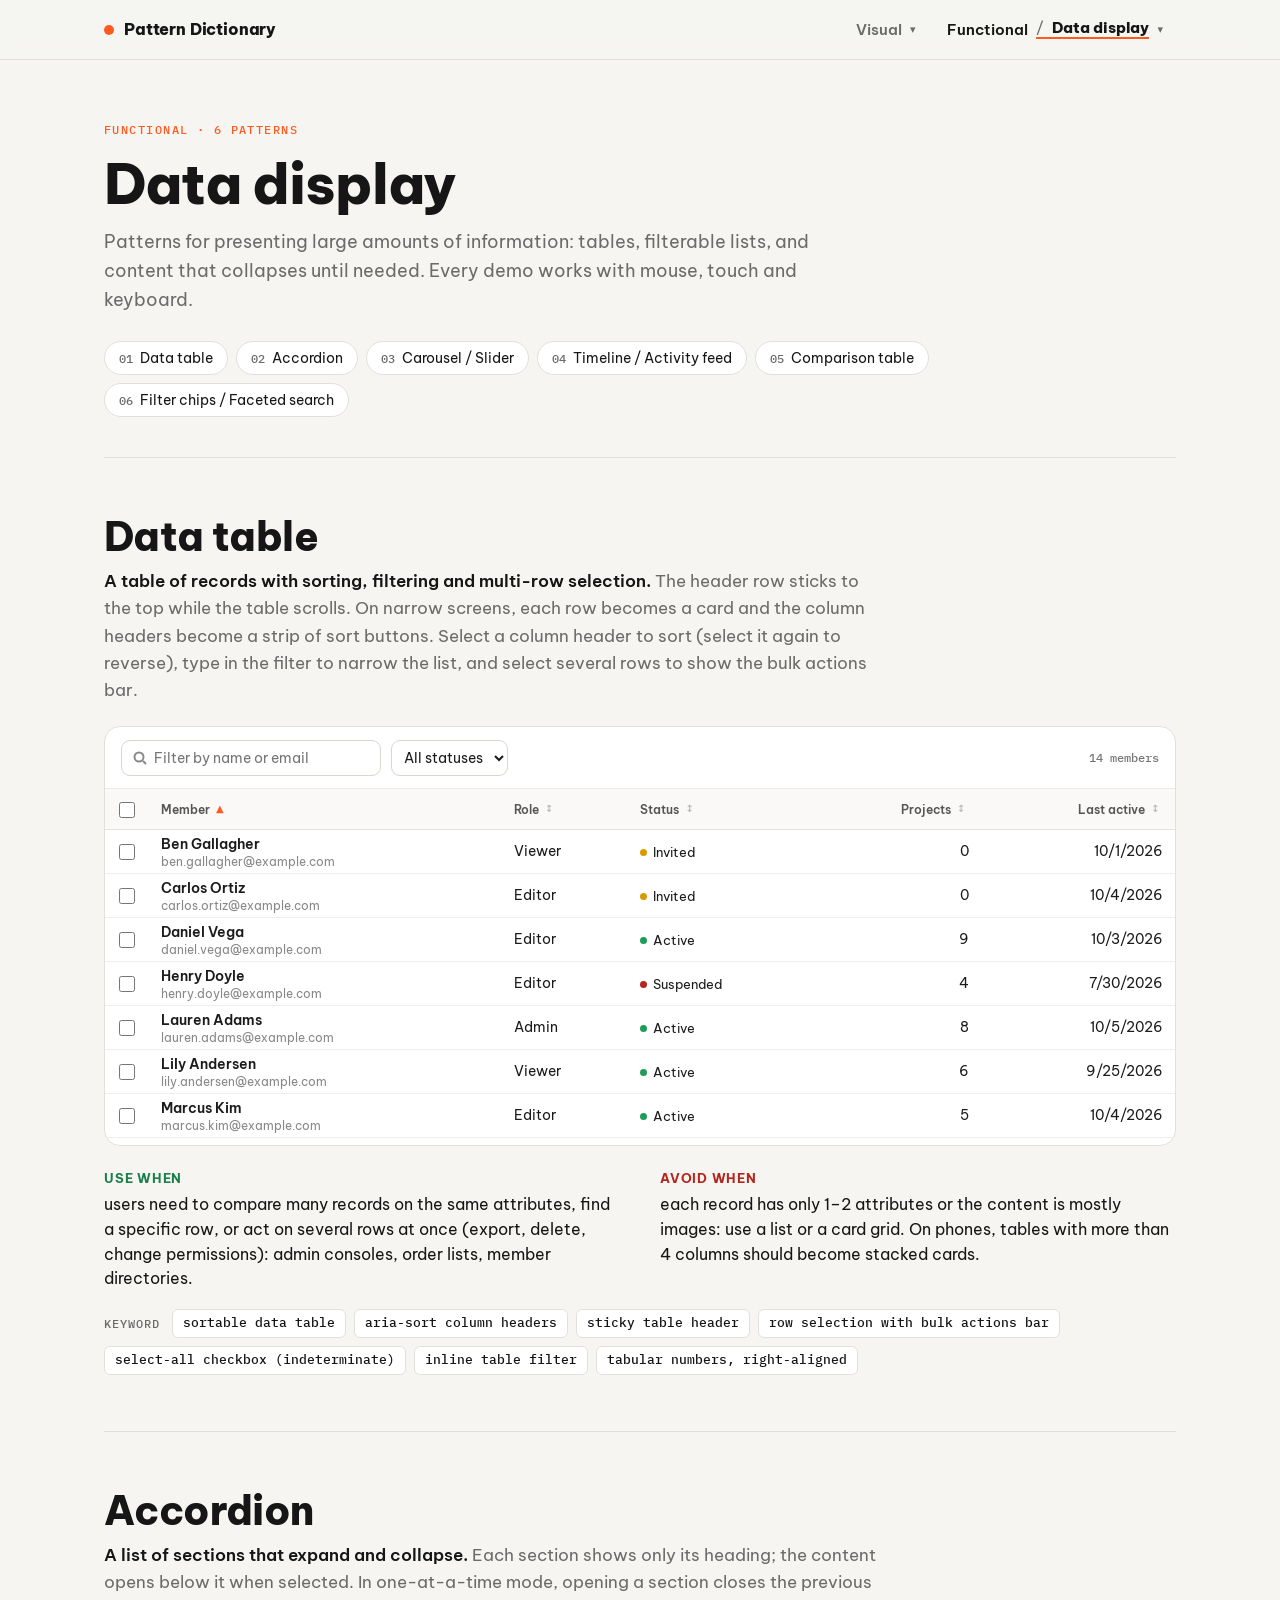
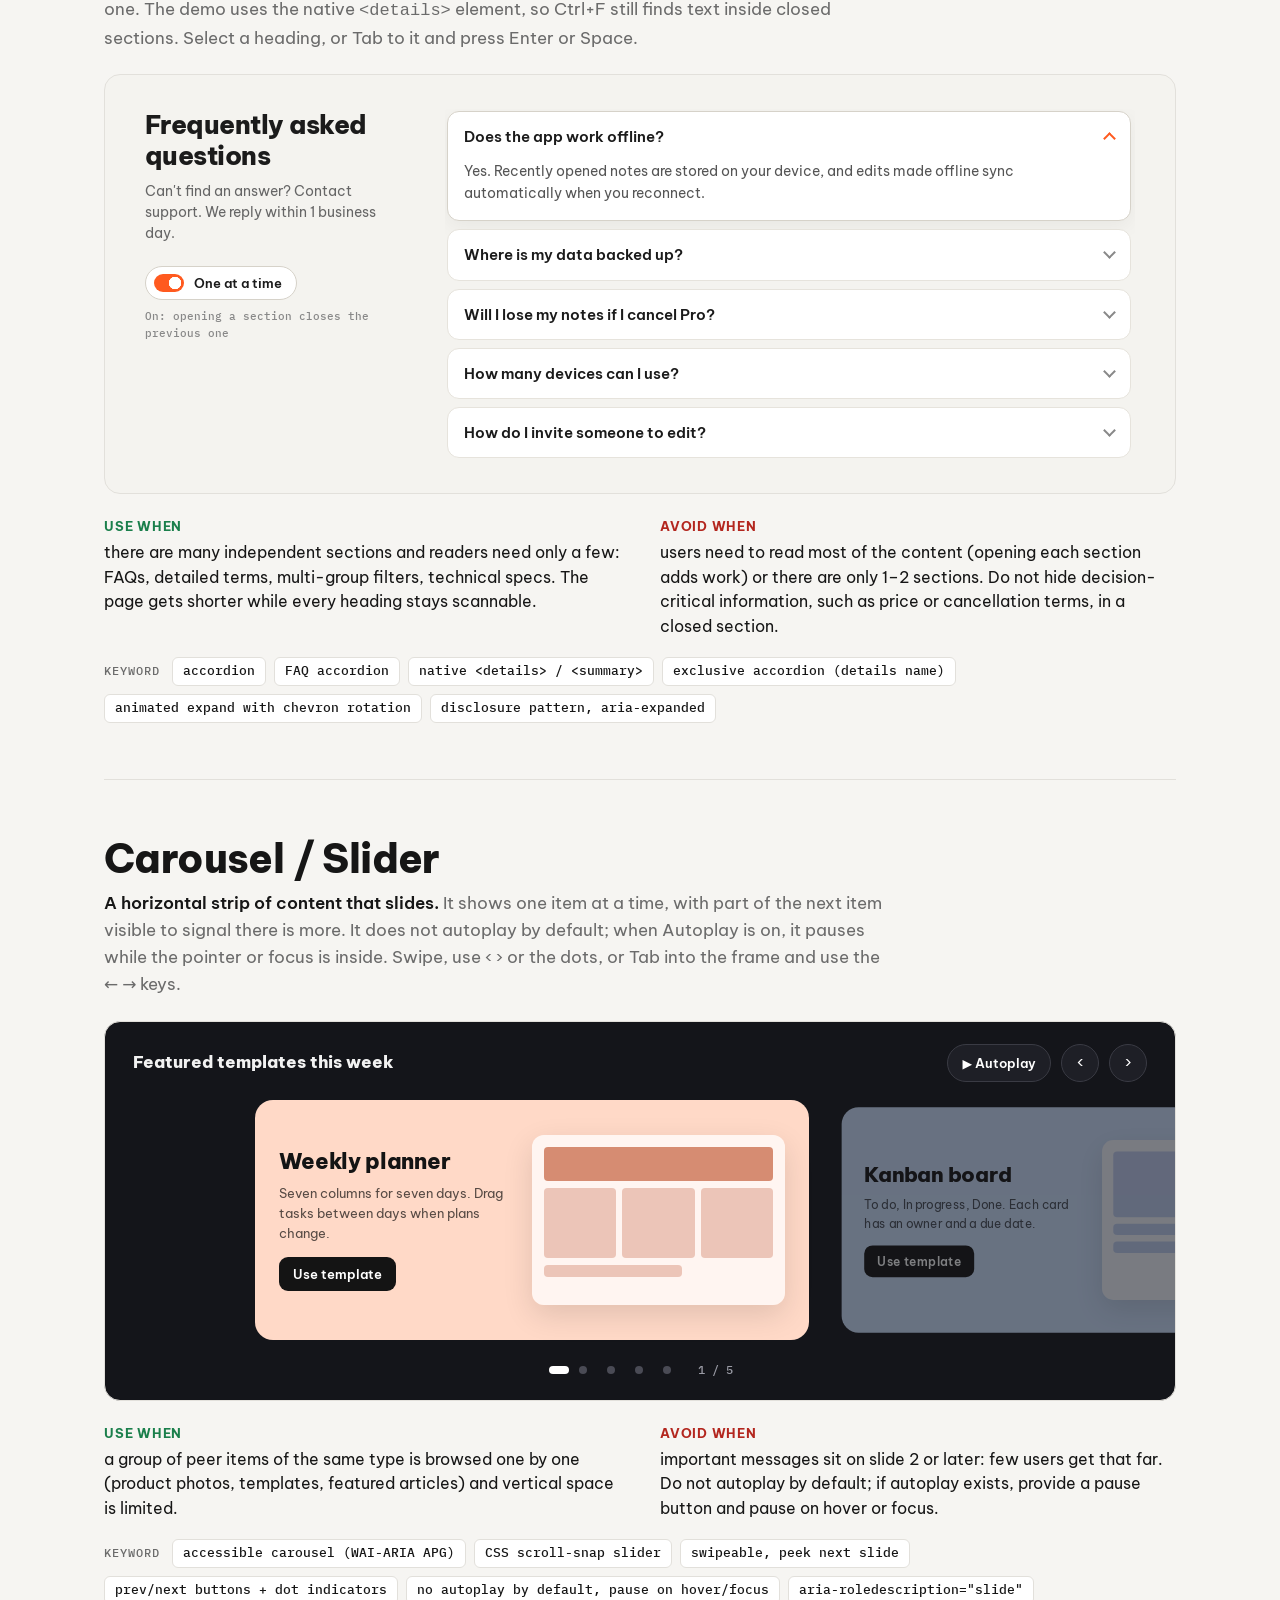
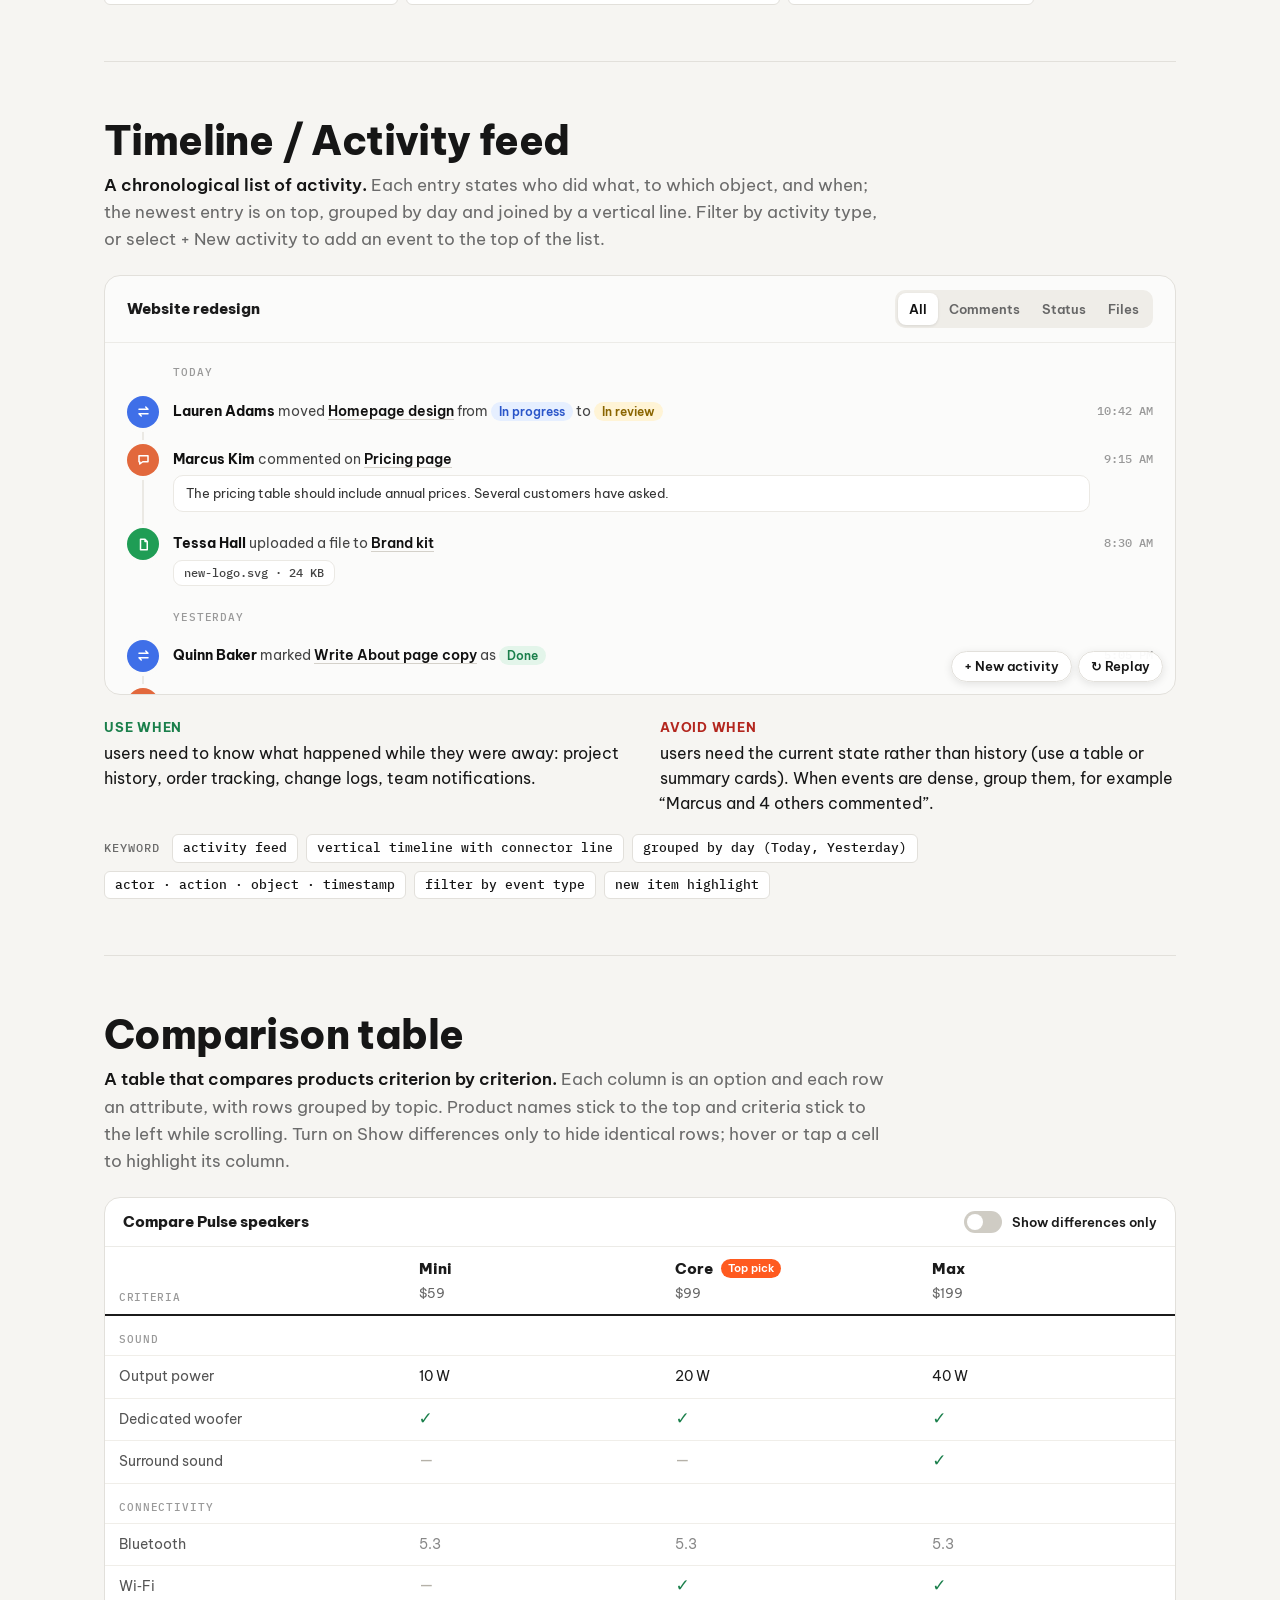
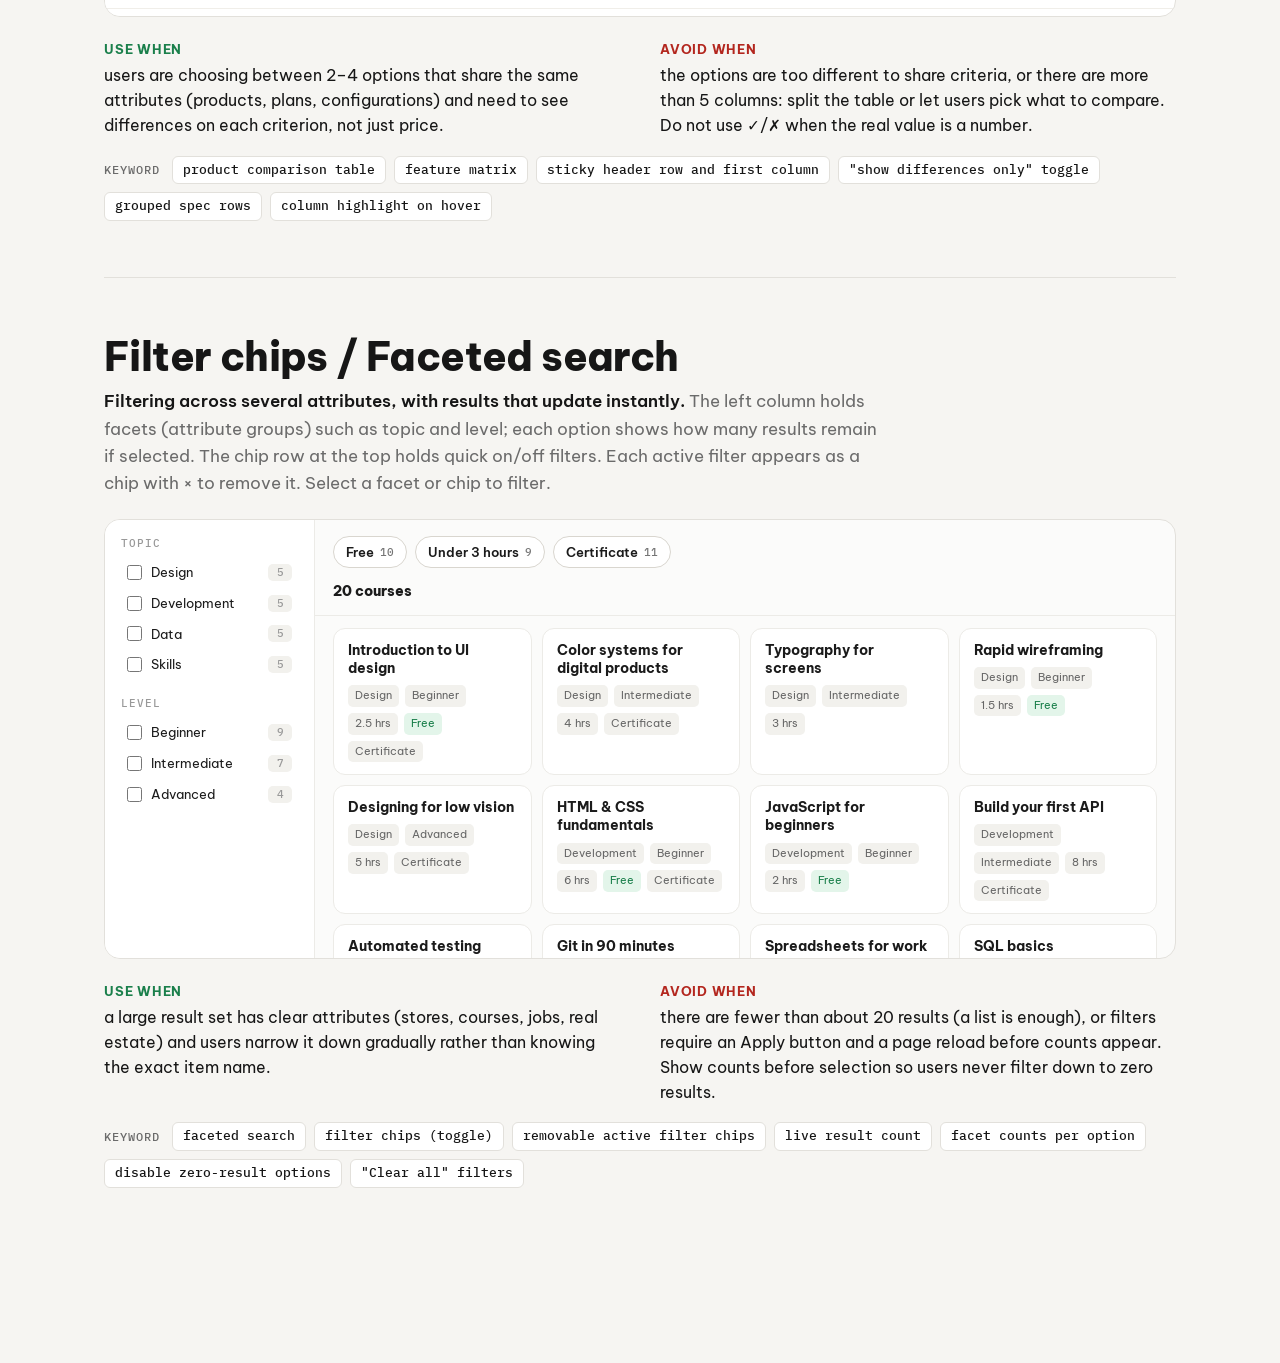
<file: data.html>
<!doctype html>
<html lang="en">
<head>
<meta charset="utf-8">
<meta name="viewport" content="width=device-width,initial-scale=1">
<meta name="color-scheme" content="only light">
<title>Data display — Pattern Dictionary</title>
<meta name="description" content="6 data display patterns: data table, accordion, carousel, activity feed, comparison table, faceted search. Each has an interactive demo and prompt keywords.">
<meta property="og:type" content="article">
<meta property="og:site_name" content="Pattern Dictionary">
<meta property="og:title" content="Data display — Pattern Dictionary">
<meta property="og:description" content="6 data display patterns: data table, accordion, carousel, activity feed, comparison table, faceted search. Each has an interactive demo and prompt keywords.">
<meta property="og:url" content="https://epistex0.github.io/pattern-dictionary/data.html">
<meta property="og:image" content="https://epistex0.github.io/pattern-dictionary/assets/og.png">
<meta name="twitter:card" content="summary_large_image">
<link rel="canonical" href="https://epistex0.github.io/pattern-dictionary/data.html">
<meta name="theme-color" content="#f6f5f2">
<link rel="icon" href="data:image/svg+xml,%3Csvg xmlns='http://www.w3.org/2000/svg' viewBox='0 0 32 32'%3E%3Crect width='32' height='32' rx='9' fill='%23161616'/%3E%3Ccircle cx='16' cy='16' r='6.5' fill='%23ff5a1f'/%3E%3C/svg%3E">
<link rel="preconnect" href="https://fonts.googleapis.com">
<link rel="preconnect" href="https://fonts.gstatic.com" crossorigin>
<link href="https://fonts.googleapis.com/css2?family=Be+Vietnam+Pro:wght@400;600;800&family=IBM+Plex+Mono:wght@400;500&display=swap" rel="stylesheet">
<link rel="stylesheet" href="assets/dict.css">
<style>
/* reset scoped to demos, specificity 0 */
:where(.pattern>.demo) :where(h3,h4,p,ul,ol,li,dl,dd,figure,blockquote,fieldset,legend){margin:0;padding:0}
:where(.pattern>.demo) :where(ul,ol){list-style:none}
:where(.pattern>.demo) :where(button,input,select){font:inherit;color:inherit}
:where(.pattern>.demo) :where(.sr){position:absolute;width:1px;height:1px;margin:-1px;padding:0;overflow:hidden;clip-path:inset(50%);white-space:nowrap;border:0}
/* Dict.demo mounts each demo when it is 35% in view; fade the content in instead of showing half-rendered markup that pops */
.pattern:not(.on)>.demo>*{opacity:0}
.pattern.on>.demo>*{animation:demo-in .3s ease-out}
@keyframes demo-in{from{opacity:0}}
@media (prefers-reduced-motion:reduce){
  :where(.pattern>.demo) *,:where(.pattern>.demo) *::before,:where(.pattern>.demo) *::after{transition-duration:.01ms!important;animation-duration:.01ms!important;animation-iteration-count:1!important}
}

/* ===== 1. Data table ===== */
#data-table .demo{height:420px;display:flex;flex-direction:column;background:#fff;color:#1b1b1b;font-size:13.5px}
#data-table .demo .bar{display:flex;align-items:center;gap:10px;padding:12px 16px;border-bottom:1px solid #ecebe7;min-height:62px;flex-wrap:wrap}
#data-table .demo .search{position:relative;flex:1 1 200px;max-width:260px}
#data-table .demo .search input{width:100%;height:36px;border:1px solid #d9d6cf;border-radius:9px;padding:0 10px 0 32px;background:#fff url("data:image/svg+xml,%3Csvg xmlns='http://www.w3.org/2000/svg' width='14' height='14' fill='none' stroke='%23888' stroke-width='2'%3E%3Ccircle cx='6' cy='6' r='4.5'/%3E%3Cpath d='m10 10 3 3'/%3E%3C/svg%3E") 11px 50% no-repeat}
#data-table .demo select{height:36px;border:1px solid #d9d6cf;border-radius:9px;padding:0 8px;background:#fff}
#data-table .demo :is(input,select):focus-visible{outline:2px solid var(--acc);outline-offset:1px;border-color:transparent}
#data-table .demo .cnt{margin-left:auto;font:500 12px/1 var(--mono);color:#777}
#data-table .demo .bulk{display:none;align-items:center;gap:8px;margin-left:auto}
#data-table .demo.has-sel .bulk{display:flex}
#data-table .demo.has-sel .cnt{display:none}
#data-table .demo .bulk b{font-size:13px;background:#fff1ea;color:#b4370c;padding:6px 10px;border-radius:999px}
#data-table .demo .bulk button{height:32px;padding:0 12px;border-radius:8px;border:1px solid #d9d6cf;background:#fff;cursor:pointer;font-weight:600;font-size:12.5px}
#data-table .demo .bulk button.pri{background:#1b1b1b;color:#fff;border-color:#1b1b1b}
#data-table .demo .wrapT{flex:1;overflow:auto;position:relative}
#data-table .demo .wrapT:focus-visible{outline:2px solid var(--acc);outline-offset:-2px}
#data-table .demo table{width:100%;min-width:680px;border-collapse:separate;border-spacing:0;font-variant-numeric:tabular-nums}
#data-table .demo thead th{position:sticky;top:0;z-index:2;background:#faf9f7;border-bottom:1px solid #e4e2dc;text-align:left;font-weight:600;font-size:12px;color:#555;padding:0;height:40px;white-space:nowrap}
#data-table .demo thead th.chk,#data-table .demo td.chk{width:44px;text-align:center;padding:0}
#data-table .demo thead th button{all:unset;box-sizing:border-box;display:flex;align-items:center;gap:6px;width:100%;height:40px;padding:0 12px;cursor:pointer;border-radius:6px}
#data-table .demo thead th button:hover{color:#111;background:#f1efea}
#data-table .demo thead th button:focus-visible{outline:2px solid var(--acc);outline-offset:-3px}
#data-table .demo thead th.num button{justify-content:flex-end}
#data-table .demo .ar{display:inline-grid;width:12px;font-size:10px;color:#bbb}
#data-table .demo .ar::before{content:"↕"}
#data-table .demo th[aria-sort] .ar{color:var(--acc)}
#data-table .demo th[aria-sort=ascending] .ar::before{content:"▲"}
#data-table .demo th[aria-sort=descending] .ar::before{content:"▼"}
#data-table .demo tbody :is(td,th){padding:0 12px;height:44px;border-bottom:1px solid #f0eee9;text-align:left;font-weight:400;white-space:nowrap}
#data-table .demo tbody th{font-weight:600}
#data-table .demo tbody th small{display:block;font-weight:400;color:#888;font-size:11.5px;line-height:1.2}
#data-table .demo tbody tr{cursor:pointer}
#data-table .demo tbody tr:hover>*{background:#faf9f7}
#data-table .demo tbody tr.sel>*{background:#fff4ee}
#data-table .demo td.num{text-align:right}
#data-table .demo input[type=checkbox]{width:16px;height:16px;accent-color:var(--acc);cursor:pointer;margin:0;vertical-align:middle}
#data-table .demo .st{display:inline-flex;align-items:center;gap:6px;font-size:12.5px}
#data-table .demo .st::before{content:"";width:7px;height:7px;border-radius:50%;background:var(--c)}
#data-table .demo .empty td{height:120px;text-align:center;color:#888;cursor:default}
#data-table .demo .toast{position:absolute;left:16px;bottom:14px;z-index:5;background:#1b1b1b;color:#fff;font-size:12.5px;padding:9px 14px;border-radius:9px;opacity:0;transform:translateY(8px);transition:.25s;pointer-events:none}
#data-table .demo .toast.on{opacity:1;transform:none}

/* ===== 2. Accordion ===== */
#accordion .demo{background:#f4f3ef;color:#1b1b1b;height:420px}
#accordion .demo{container-type:inline-size}
#accordion .demo .in{position:absolute;inset:0;display:grid;grid-template-columns:260px 1fr;gap:40px;padding:34px 40px}
#accordion .demo .side h3{font-size:26px;line-height:1.2;font-weight:800;letter-spacing:-.02em}
#accordion .demo .side p{font-size:13.5px;color:#666;margin-top:10px;line-height:1.55}
#accordion .demo .side .mode{margin-top:8px;font:500 11px/1.5 var(--mono);color:#888}
#accordion .demo .excl{margin-top:22px;display:inline-flex;align-items:center;gap:10px;height:34px;padding:0 14px 0 8px;border-radius:999px;border:1px solid #d6d2c9;background:#fff;font-size:13px;font-weight:600;cursor:pointer}
#accordion .demo .excl::before{content:"";width:30px;height:18px;border-radius:999px;background:#cfccc4 radial-gradient(circle at 9px 50%,#fff 6px,transparent 6.5px);transition:background .2s}
#accordion .demo .excl[aria-pressed=true]::before{background:var(--acc) radial-gradient(circle at 21px 50%,#fff 6px,transparent 6.5px)}
#accordion .demo .list{overflow-y:auto;padding:2px 4px 8px 2px;scrollbar-width:thin}
#accordion .demo details{background:#fff;border:1px solid #e6e3dc;border-radius:12px;margin-bottom:8px;interpolate-size:allow-keywords}
#accordion .demo details[open]{border-color:#d6d2c9;box-shadow:0 6px 20px rgba(0,0,0,.05)}
#accordion .demo summary{list-style:none;display:flex;align-items:center;gap:12px;padding:13px 16px;cursor:pointer;font-weight:600;font-size:14.5px;border-radius:12px}
#accordion .demo summary::-webkit-details-marker{display:none}
#accordion .demo summary:hover{color:#000}
#accordion .demo summary:focus-visible{outline:2px solid var(--acc);outline-offset:2px}
#accordion .demo summary::after{content:"";margin-left:auto;flex:none;width:9px;height:9px;border-right:2px solid #888;border-bottom:2px solid #888;transform:translateY(-2px) rotate(45deg);transition:transform .25s}
#accordion .demo details[open] summary::after{transform:translateY(2px) rotate(-135deg);border-color:var(--acc)}
#accordion .demo details::details-content{block-size:0;overflow:hidden;transition:block-size .3s ease,content-visibility .3s allow-discrete}
#accordion .demo details[open]::details-content{block-size:auto}
#accordion .demo .ans{padding:0 16px 16px;font-size:13.5px;line-height:1.6;color:#555}
#accordion .demo .ans a{color:#b4370c}
@container (width < 620px){
  #accordion .demo .in{grid-template-columns:1fr;grid-template-rows:auto 1fr;gap:14px;padding:20px 16px}
  #accordion .demo .side p,#accordion .demo .side .mode{display:none}
  #accordion .demo .side{display:flex;align-items:center;justify-content:space-between;gap:10px}
  #accordion .demo .excl{margin:0}
  #accordion .demo .side h3{font-size:20px}
}

/* ===== 3. Carousel ===== */
#carousel .demo{background:#14151a;color:#f2f2f2}
#carousel .demo section{position:absolute;inset:0;display:flex;flex-direction:column;padding:22px 0 18px}
#carousel .demo .top{display:flex;align-items:center;gap:10px;padding:0 28px 14px}
#carousel .demo .top h3{font-size:17px;font-weight:800;margin-right:auto}
#carousel .demo .ctl{width:38px;height:38px;border-radius:50%;border:1px solid #3a3b44;background:#1e1f26;color:#fff;cursor:pointer;display:grid;place-items:center;font-size:16px}
#carousel .demo .ctl:hover:not(:disabled){background:#2b2c35}
#carousel .demo .ctl:disabled{opacity:.35;cursor:default}
#carousel .demo .play{width:auto;border-radius:999px;padding:0 14px;font-size:12.5px;font-weight:600;white-space:nowrap}
#carousel .demo .play[aria-pressed=true]{background:#fff;color:#111}
#carousel .demo .track{flex:1;display:flex;gap:16px;overflow-x:auto;scroll-snap-type:x mandatory;padding:4px 14%;scrollbar-width:none;position:relative;overscroll-behavior-x:contain}
#carousel .demo .track::-webkit-scrollbar{display:none}
#carousel .demo .track:focus-visible{outline:none}
#carousel .demo .track:focus-visible .slide.cur{box-shadow:0 0 0 3px #14151a,0 0 0 5px var(--acc)}
#carousel .demo .slide{flex:0 0 72%;scroll-snap-align:center;border-radius:18px;padding:22px 24px;display:grid;grid-template-columns:1fr 1.1fr;gap:22px;align-items:center;background:var(--bg);color:#141414;transition:opacity .35s,transform .35s;opacity:.45;transform:scale(.94)}
#carousel .demo .slide.cur{opacity:1;transform:none}
#carousel .demo .slide h4{font-size:22px;line-height:1.2;font-weight:800;letter-spacing:-.015em}
#carousel .demo .slide p{font-size:13px;line-height:1.55;margin:8px 0 14px;color:rgba(0,0,0,.66)}
#carousel .demo .slide .use{height:34px;padding:0 14px;border-radius:9px;border:0;background:#141414;color:#fff;font-weight:600;font-size:12.5px;cursor:pointer}
#carousel .demo .prev{height:170px;border-radius:12px;background:rgba(255,255,255,.75);box-shadow:0 10px 30px rgba(0,0,0,.12);padding:12px;display:grid;gap:7px;align-content:start}
#carousel .demo .prev i{display:block;height:12px;border-radius:4px;background:var(--fg);opacity:.25}
#carousel .demo .prev i.b{height:34px;opacity:.55}
#carousel .demo .prev i.s{width:60%}
#carousel .demo .prev .cols{display:grid;grid-template-columns:repeat(3,1fr);gap:6px}
#carousel .demo .prev .cols i{height:70px}
#carousel .demo .foot{display:flex;align-items:center;justify-content:center;gap:14px;padding-top:14px}
#carousel .demo .dots{display:flex;gap:4px}
#carousel .demo .dots button{width:24px;height:24px;border:0;background:none;cursor:pointer;display:grid;place-items:center;border-radius:50%}
#carousel .demo .dots button::before{content:"";width:8px;height:8px;border-radius:4px;background:#4a4b55;transition:width .3s,background .3s}
#carousel .demo .dots button[aria-current=true]::before{background:#fff;width:20px}
#carousel .demo .dots button:focus-visible{outline:2px solid var(--acc);outline-offset:0}
#carousel .demo .pos{font:500 12px/1 var(--mono);color:#9a9ba5;min-width:44px;text-align:center}
@media (max-width:760px){
  #carousel .demo{--demo-h-m:500px}
  #carousel .demo .track{padding:4px 8%}
  #carousel .demo .slide{flex-basis:84%;grid-template-columns:1fr;align-content:center;gap:14px;padding:16px 18px 18px}
  #carousel .demo .slide h4{font-size:20px}
  #carousel .demo .slide p{margin:6px 0 12px}
  #carousel .demo .slide .use{height:36px}
  #carousel .demo .prev{order:-1;height:92px;padding:10px;gap:5px}
  #carousel .demo .prev i{height:9px}
  #carousel .demo .prev i.b{height:20px}
  #carousel .demo .prev .cols i{height:28px}
  #carousel .demo .top{padding:0 16px 12px}
  #carousel .demo .top h3{font-size:14px;line-height:1.3}
  #carousel .demo .foot{padding-top:10px;gap:8px}
  #carousel .demo .dots{gap:0}
  #carousel .demo .dots button{width:32px;height:32px}
  #carousel .demo .top h3{flex:1;min-width:0}
  #carousel .demo .top .ctl{flex-shrink:0}
}

/* ===== 4. Activity feed ===== */
#activity-feed .demo{background:#fbfbfa;color:#1b1b1b;height:420px;display:flex;flex-direction:column;font-size:13.5px}
#activity-feed .demo .bar{display:flex;align-items:center;gap:14px;padding:14px 22px;border-bottom:1px solid #ecebe7;flex-wrap:wrap}
#activity-feed .demo .bar h3{font-size:15px;font-weight:800;margin-right:auto}
#activity-feed .demo fieldset{border:0;display:flex;background:#efede8;border-radius:10px;padding:3px}
#activity-feed .demo fieldset label{position:relative;padding:6px 11px;border-radius:8px;font-size:12.5px;font-weight:600;color:#666;cursor:pointer}
#activity-feed .demo fieldset input{position:absolute;opacity:0;inset:0;margin:0;cursor:pointer}
#activity-feed .demo fieldset label:has(:checked){background:#fff;color:#111;box-shadow:0 1px 3px rgba(0,0,0,.1)}
#activity-feed .demo fieldset label:has(:focus-visible){outline:2px solid var(--acc);outline-offset:1px}
#activity-feed .demo .feed{flex:1;overflow-y:auto;padding:6px 22px 60px;scrollbar-width:thin}
#activity-feed .demo .feed:focus-visible{outline:2px solid var(--acc);outline-offset:-2px}
#activity-feed .demo .day{font:500 11px/1.3 var(--mono);letter-spacing:.08em;text-transform:uppercase;color:#999;padding:16px 0 8px 46px}
#activity-feed .demo .ev{position:relative;display:grid;grid-template-columns:32px 1fr auto;gap:14px;padding:8px 0}
#activity-feed .demo .ev::before{content:"";position:absolute;left:15px;top:0;bottom:0;width:2px;background:#ebe9e4}
#activity-feed .demo .ev:first-of-type::before{top:20px}
#activity-feed .demo .ev:last-of-type::before{bottom:calc(100% - 20px)}
#activity-feed .demo .ic{position:relative;z-index:1;width:32px;height:32px;border-radius:50%;display:grid;place-items:center;font-size:13px;background:var(--c);color:#fff;box-shadow:0 0 0 4px #fbfbfa;font-weight:800}
#activity-feed .demo .txt{line-height:1.5;padding-top:5px;color:#444}
#activity-feed .demo .txt b{color:#111}
#activity-feed .demo .txt .obj{color:#111;font-weight:600;text-decoration:underline;text-decoration-color:#d4d1ca;text-underline-offset:3px}
#activity-feed .demo .pill{display:inline-block;font-size:11.5px;font-weight:600;padding:1px 8px;border-radius:999px;background:var(--pb);color:var(--pc)}
#activity-feed .demo blockquote{margin-top:6px;background:#fff;border:1px solid #ebe9e4;border-radius:10px;padding:8px 12px;color:#333;font-size:13px}
#activity-feed .demo .file{display:flex;width:fit-content;align-items:center;gap:8px;margin-top:6px;background:#fff;border:1px solid #ebe9e4;border-radius:9px;padding:6px 10px;font:500 12px/1 var(--mono)}
#activity-feed .demo time{font:500 11.5px/1 var(--mono);color:#999;padding-top:9px;white-space:nowrap}
#activity-feed .demo .ev.new{animation:afIn .6s cubic-bezier(.2,.8,.2,1)}
#activity-feed .demo .ev.new .txt{animation:afFlash 2.4s ease-out}
@keyframes afIn{from{opacity:0;transform:translateY(-10px)}}
@keyframes afFlash{0%,40%{background:#fff1ea;box-shadow:0 0 0 6px #fff1ea}100%{background:transparent;box-shadow:0 0 0 6px transparent}}
#activity-feed .demo .none{padding:40px 0;text-align:center;color:#999}

/* ===== 5. Comparison table ===== */
#comparison-table .demo{height:420px;background:#fff;color:#1b1b1b;display:flex;flex-direction:column;font-size:13.5px}
#comparison-table .demo .bar{display:flex;align-items:center;gap:12px;padding:12px 18px;border-bottom:1px solid #ecebe7}
#comparison-table .demo .bar h3{font-size:15px;font-weight:800;margin-right:auto}
#comparison-table .demo .sw{display:inline-flex;align-items:center;gap:10px;font-size:13px;font-weight:600;cursor:pointer}
#comparison-table .demo .sw input{appearance:none;margin:0;width:38px;height:22px;border-radius:999px;background:#cfccc4;position:relative;cursor:pointer;transition:background .2s}
#comparison-table .demo .sw input::after{content:"";position:absolute;left:3px;top:3px;width:16px;height:16px;border-radius:50%;background:#fff;transition:transform .2s}
#comparison-table .demo .sw input:checked{background:var(--acc)}
#comparison-table .demo .sw input:checked::after{transform:translateX(16px)}
#comparison-table .demo .sw input:focus-visible{outline:2px solid var(--acc);outline-offset:2px}
#comparison-table .demo .wrapT{flex:1;overflow:auto}
#comparison-table .demo .wrapT:focus-visible{outline:2px solid var(--acc);outline-offset:-2px}
#comparison-table .demo table{width:100%;min-width:620px;border-collapse:separate;border-spacing:0;font-variant-numeric:tabular-nums}
#comparison-table .demo table{table-layout:fixed}
#comparison-table .demo col:first-child{width:28%}
#comparison-table .demo col.hl{background:#fff6f1}
#comparison-table .demo thead th{position:sticky;top:0;z-index:3;background:#fff;padding:10px 14px;text-align:left;vertical-align:bottom;border-bottom:2px solid #1b1b1b;font-weight:400}
#comparison-table .demo thead th:first-child{left:0;z-index:4;font:500 11px/1.3 var(--mono);color:#999;text-transform:uppercase;letter-spacing:.06em}
#comparison-table .demo thead b{display:block;font-size:15px;font-weight:800}
#comparison-table .demo thead span{display:block;font-size:13px;color:#666;margin-top:2px}
#comparison-table .demo thead .tag{display:inline-block;vertical-align:2px;margin-left:8px;font:600 10.5px/1 var(--sans);background:var(--acc);color:#fff;padding:4px 7px;border-radius:999px}
#comparison-table .demo tbody th,#comparison-table .demo tbody td{padding:10px 14px;border-bottom:1px solid #f0eee9;text-align:left;font-weight:400}
#comparison-table .demo tbody th[scope=row]{position:sticky;left:0;z-index:1;background:#fff;color:#555}
#comparison-table .demo tbody th[scope=rowgroup]{position:sticky;left:0;font:500 11px/1 var(--mono);text-transform:uppercase;letter-spacing:.08em;color:#999;padding-top:18px;background:#fff}
#comparison-table .demo tbody tr.same td{color:#888}
#comparison-table .demo .y{color:#1a7f4b;font-weight:800;font-size:17px;line-height:1}
#comparison-table .demo .n{color:#b5b1a8;font-size:17px;line-height:1}
#comparison-table .demo.diff tr.same{display:none}
#comparison-table .demo.diff tbody:not(:has(tr:not(.same):not(.grp))){display:none}

/* ===== 6. Filter chips / faceted search ===== */
#faceted-search .demo{height:440px;background:#fbfbfa;color:#1b1b1b;font-size:13px}
#faceted-search .demo{container-type:inline-size}
#faceted-search .demo .in{position:absolute;inset:0;display:grid;grid-template-columns:210px 1fr;grid-template-rows:minmax(0,1fr)}
#faceted-search .demo aside{border-right:1px solid #ecebe7;padding:18px 16px;overflow-y:auto;background:#fff}
#faceted-search .demo fieldset{border:0;margin-bottom:18px}
#faceted-search .demo legend{font:500 11px/1 var(--mono);text-transform:uppercase;letter-spacing:.08em;color:#999;margin-bottom:8px}
#faceted-search .demo aside label{display:flex;align-items:center;gap:9px;padding:5px 6px;border-radius:7px;cursor:pointer}
#faceted-search .demo aside label:hover{background:#f6f5f2}
#faceted-search .demo aside label.dis{opacity:.4;cursor:default}
#faceted-search .demo aside input{width:15px;height:15px;margin:0;accent-color:var(--acc)}
#faceted-search .demo aside .n{margin-left:auto;font:500 11px/1 var(--mono);color:#999;background:#f2f1ed;padding:3px 6px;border-radius:5px;min-width:24px;text-align:center}
#faceted-search .demo main{display:flex;flex-direction:column;min-width:0}
#faceted-search .demo .quick{display:flex;gap:8px;flex-wrap:wrap;padding:16px 18px 10px}
#faceted-search .demo .chip{height:32px;padding:0 12px;border-radius:999px;border:1px solid #d9d6cf;background:#fff;font-size:12.5px;font-weight:600;cursor:pointer;display:inline-flex;align-items:center;gap:6px}
#faceted-search .demo .chip:hover:not(:disabled){border-color:#999}
#faceted-search .demo .chip:disabled{opacity:.4;cursor:default}
#faceted-search .demo .chip[aria-pressed=true]{background:#1b1b1b;color:#fff;border-color:#1b1b1b}
#faceted-search .demo .chip[aria-pressed=true]::before{content:"✓";font-size:11px}
#faceted-search .demo .chip small{font:500 11px/1 var(--mono);opacity:.6}
#faceted-search .demo .act{display:flex;align-items:center;gap:6px;flex-wrap:wrap;padding:0 18px 10px;min-height:38px;border-bottom:1px solid #ecebe7}
#faceted-search .demo output{font-weight:800;font-size:14px;margin-right:6px}
#faceted-search .demo output:focus{outline:none}
#faceted-search .demo .rm{height:26px;padding:0 6px 0 10px;border-radius:7px;border:0;background:#fff1ea;color:#b4370c;font-size:12px;font-weight:600;cursor:pointer;display:inline-flex;align-items:center;gap:4px;animation:fsIn .25s ease-out}
#faceted-search .demo .rm::after{content:"×";font-size:15px;line-height:1;width:16px}
#faceted-search .demo .rm:hover{background:#ffe0d0}
#faceted-search .demo .clear{border:0;background:none;color:#666;text-decoration:underline;font-size:12px;cursor:pointer;padding:4px}
@keyframes fsIn{from{opacity:0;transform:scale(.85)}}
#faceted-search .demo .res{flex:1;overflow-y:auto;padding:12px 18px 18px;display:grid;grid-template-columns:repeat(auto-fill,minmax(190px,1fr));gap:10px;align-content:start}
#faceted-search .demo .card{background:#fff;border:1px solid #ecebe7;border-radius:12px;padding:12px 14px;animation:fsIn .25s ease-out}
#faceted-search .demo .card b{display:block;font-size:13.5px;line-height:1.35}
#faceted-search .demo .card .meta{display:flex;gap:6px;flex-wrap:wrap;margin-top:8px}
#faceted-search .demo .card .meta span{font-size:11px;padding:2px 7px;border-radius:5px;background:#f2f1ed;color:#666}
#faceted-search .demo .card .meta .free{background:#e3f5ea;color:#1a7f4b}
#faceted-search .demo .zero{grid-column:1/-1;text-align:center;color:#888;padding:40px 0}
@container (width < 560px){
  #faceted-search .demo .in{grid-template-columns:1fr;grid-template-rows:auto 1fr}
  #faceted-search .demo .quick{padding:12px 14px 8px}
  #faceted-search .demo .act{padding:0 14px 8px}
  #faceted-search .demo .res{padding:10px 14px 14px;grid-template-columns:1fr}
  #faceted-search .demo aside{border-right:0;border-bottom:1px solid #ecebe7;max-height:130px;display:flex;gap:16px;padding:10px 14px}
  #faceted-search .demo fieldset{margin:0;flex:1}
  #faceted-search .demo main{min-height:0}
}
/* ===== mobile (≤760px) =====
   Data table: 6 columns do not fit 390px, so each row becomes a card and the header row becomes a strip of sort buttons
   (as the pattern's own "Avoid when" note recommends).
   Comparison table: only 3 products with short values, so it stays a table with narrower columns:
   comparing needs all three columns in view; the criteria column stays sticky if the table gets wider. */
@media (max-width:760px){
  #data-table .demo{height:560px}
  #data-table .demo .bar{padding:12px;gap:8px}
  #data-table .demo .search{flex:1 1 100%;max-width:none}
  #data-table .demo select{flex:1 1 auto}
  #data-table .demo .bulk{flex-wrap:wrap}
  #data-table .demo .bulk button{height:36px}
  #data-table .demo :is(table,thead,tbody){display:block;min-width:0}
  #data-table .demo thead tr{display:flex;align-items:center;gap:6px;overflow-x:auto;scrollbar-width:none;padding:10px 12px;background:#faf9f7;border-bottom:1px solid #e4e2dc}
  #data-table .demo thead th{position:static;flex:none;height:auto;border:0;background:none}
  #data-table .demo thead th.chk{width:auto}
  #data-table .demo thead th.chk label{display:grid;place-items:center;width:36px;height:36px;cursor:pointer}
  #data-table .demo thead th button{width:auto;height:36px;padding:0 12px;border:1px solid #d9d6cf;border-radius:999px;background:#fff}
  #data-table .demo thead th[aria-sort] button{border-color:#1b1b1b;color:#111}
  #data-table .demo input[type=checkbox]{width:20px;height:20px}
  #data-table .demo tbody tr{display:grid;grid-template-columns:44px 1fr 1fr 1fr;grid-template-areas:"c n n s" "c r p d";gap:8px 10px;padding:12px 14px 12px 0;border-bottom:1px solid #f0eee9}
  #data-table .demo tbody :is(td,th){height:auto;padding:0;border:0;white-space:normal;background:none}
  #data-table .demo tbody tr:hover,#data-table .demo tbody tr:hover>*{background:#faf9f7}
  #data-table .demo tbody tr.sel,#data-table .demo tbody tr.sel>*{background:#fff4ee}
  #data-table .demo tbody td.chk{grid-area:c;width:auto;display:grid;justify-items:center;align-content:start;padding-top:2px}
  #data-table .demo tbody th{grid-area:n;font-size:14.5px}
  #data-table .demo tbody th small{font-size:12.5px;margin-top:2px}
  #data-table .demo tbody td:nth-child(3){grid-area:r}
  #data-table .demo tbody td:nth-child(4){grid-area:s;justify-self:end}
  #data-table .demo tbody td:nth-child(5){grid-area:p}
  #data-table .demo tbody td:nth-child(6){grid-area:d}
  #data-table .demo tbody td.num{text-align:left}
  #data-table .demo tbody td[data-l]::before{content:attr(data-l);display:block;font-size:12px;color:#888;margin-bottom:2px}
  #data-table .demo tbody tr.empty{display:block;padding:0}
  #data-table .demo tbody tr.empty td{display:block;padding:48px 16px}

  #comparison-table .demo{height:540px}
  #comparison-table .demo .bar{padding:12px 14px;gap:10px}
  #comparison-table .demo .sw{min-height:36px}
  #comparison-table .demo table{min-width:0}
  #comparison-table .demo col:first-child{width:27%}
  #comparison-table .demo :is(thead th,tbody th,tbody td){padding:10px 4px}
  #comparison-table .demo :is(thead th,tbody th):first-child{padding-left:12px}
  #comparison-table .demo thead th:first-child,#comparison-table .demo tbody th[scope=rowgroup]{font-size:12px}
  #comparison-table .demo tbody th[scope=rowgroup]{padding-top:18px}
  #comparison-table .demo thead b{font-size:14px;line-height:1.25}
  #comparison-table .demo thead span{font-size:12px;white-space:nowrap}
  #comparison-table .demo thead .tag{display:block;width:fit-content;margin:4px 0 2px;font-size:12px}
  #comparison-table .demo tbody :is(th,td){font-size:13px}

  #activity-feed .demo .demo-tools>button{min-height:36px}
  #activity-feed .demo :is(.day,.pill,time){font-size:12px}
  #faceted-search .demo legend{font-size:12px}
  #faceted-search .demo aside label{padding:8px 6px}
  #faceted-search .demo fieldset{min-width:0}
  #faceted-search .demo aside{gap:10px}
  #faceted-search .demo .card .meta span{font-size:12px}
  #faceted-search .demo :is(aside .n,.chip small){font-size:12px}
  #faceted-search .demo .chip{height:36px}
  #faceted-search .demo .rm{height:32px}
  #faceted-search .demo .clear{min-height:32px}
  #faceted-search .demo{height:600px}
  #accordion .demo{height:480px}
  #activity-feed .demo .bar h3{display:none}
  #activity-feed .demo .feed{padding:6px 14px 60px}
  #activity-feed .demo time{grid-column:2;padding-top:0}
  #activity-feed .demo .ev{grid-template-columns:32px 1fr}
}
</style>
</head>
<body>
<nav class="dnav"></nav>

<main class="wrap">
  <header class="head">
    <h1>Data display</h1>
    <p>Patterns for presenting large amounts of information: tables, filterable lists, and content that collapses until needed. Every demo works with mouse, touch and keyboard.</p>
  </header>

  <!-- 1 -->
  <article class="pattern" id="data-table">
    <h2>Data table</h2>
    <p class="vi"><b>A table of records with sorting, filtering and multi-row selection.</b> The header row sticks to the top while the table scrolls. On narrow screens, each row becomes a card and the column headers become a strip of sort buttons. Select a column header to sort (select it again to reverse), type in the filter to narrow the list, and select several rows to show the bulk actions bar.</p>
    <div class="demo">
      <div class="bar">
        <div class="search"><label class="sr" for="dt-q">Filter by name or email</label><input id="dt-q" type="search" placeholder="Filter by name or email" autocomplete="off"></div>
        <label class="sr" for="dt-st">Status</label>
        <select id="dt-st"><option value="">All statuses</option><option>Active</option><option>Invited</option><option>Suspended</option></select>
        <output class="cnt" aria-live="polite"></output>
        <div class="bulk"><b></b><button type="button" class="pri exp">Export CSV</button><button type="button" class="unsel">Clear selection</button></div>
      </div>
      <div class="wrapT" tabindex="0" role="region" aria-label="Members table, scrollable">
        <table>
          <caption class="sr">Project members</caption>
          <thead><tr>
            <th class="chk" scope="col"><label><input type="checkbox" class="all" aria-label="Select all visible rows"></label></th>
            <th scope="col" data-k="name" aria-sort="ascending"><button type="button">Member<span class="ar" aria-hidden="true"></span></button></th>
            <th scope="col" data-k="role"><button type="button">Role<span class="ar" aria-hidden="true"></span></button></th>
            <th scope="col" data-k="status"><button type="button">Status<span class="ar" aria-hidden="true"></span></button></th>
            <th scope="col" data-k="projects" class="num"><button type="button">Projects<span class="ar" aria-hidden="true"></span></button></th>
            <th scope="col" data-k="seen" class="num"><button type="button">Last active<span class="ar" aria-hidden="true"></span></button></th>
          </tr></thead>
          <tbody></tbody>
        </table>
      </div>
      <div class="toast" role="status"></div>
    </div>
    <div class="notes">
      <p class="use"><b>Use when</b>users need to compare many records on the same attributes, find a specific row, or act on several rows at once (export, delete, change permissions): admin consoles, order lists, member directories.</p>
      <p class="avoid"><b>Avoid when</b>each record has only 1–2 attributes or the content is mostly images: use a list or a card grid. On phones, tables with more than 4 columns should become stacked cards.</p>
    </div>
    <div class="kw"><button>sortable data table</button><button>aria-sort column headers</button><button>sticky table header</button><button>row selection with bulk actions bar</button><button>select-all checkbox (indeterminate)</button><button>inline table filter</button><button>tabular numbers, right-aligned</button></div>
  </article>

  <!-- 2 -->
  <article class="pattern" id="accordion">
    <h2>Accordion</h2>
    <p class="vi"><b>A list of sections that expand and collapse.</b> Each section shows only its heading; the content opens below it when selected. In one-at-a-time mode, opening a section closes the previous one. The demo uses the native <code>&lt;details&gt;</code> element, so Ctrl+F still finds text inside closed sections. Select a heading, or Tab to it and press Enter or Space.</p>
    <div class="demo">
      <div class="in">
        <div class="side">
          <h3>Frequently asked questions</h3>
          <p>Can't find an answer? Contact support. We reply within 1 business day.</p>
          <button type="button" class="excl" aria-pressed="true">One at a time</button>
          <p class="mode" aria-live="polite">On: opening a section closes the previous one</p>
        </div>
        <div class="list">
          <details name="faq" open><summary>Does the app work offline?</summary><div class="ans">Yes. Recently opened notes are stored on your device, and edits made offline sync automatically when you reconnect.</div></details>
          <details name="faq"><summary>Where is my data backed up?</summary><div class="ans">We create a backup every hour and keep it for 30 days. You can restore any note to any version from that period.</div></details>
          <details name="faq"><summary>Will I lose my notes if I cancel Pro?</summary><div class="ans">No. Your account returns to the Free plan and all notes remain. Only Pro features (extended version history, large files) are locked.</div></details>
          <details name="faq"><summary>How many devices can I use?</summary><div class="ans">Free plan: 2 devices. Pro plan: unlimited. You can remove old devices in <a href="#accordion">Settings → Devices</a>.</div></details>
          <details name="faq"><summary>How do I invite someone to edit?</summary><div class="ans">Open the note, select Share and enter an email address. Invitees get View or Edit access, which you can change at any time.</div></details>
        </div>
      </div>
    </div>
    <div class="notes">
      <p class="use"><b>Use when</b>there are many independent sections and readers need only a few: FAQs, detailed terms, multi-group filters, technical specs. The page gets shorter while every heading stays scannable.</p>
      <p class="avoid"><b>Avoid when</b>users need to read most of the content (opening each section adds work) or there are only 1–2 sections. Do not hide decision-critical information, such as price or cancellation terms, in a closed section.</p>
    </div>
    <div class="kw"><button>accordion</button><button>FAQ accordion</button><button>native &lt;details&gt; / &lt;summary&gt;</button><button>exclusive accordion (details name)</button><button>animated expand with chevron rotation</button><button>disclosure pattern, aria-expanded</button></div>
  </article>

  <!-- 3 -->
  <article class="pattern" id="carousel">
    <h2>Carousel / Slider</h2>
    <p class="vi"><b>A horizontal strip of content that slides.</b> It shows one item at a time, with part of the next item visible to signal there is more. It does not autoplay by default; when Autoplay is on, it pauses while the pointer or focus is inside. Swipe, use ‹ › or the dots, or Tab into the frame and use the ← → keys.</p>
    <div class="demo">
      <section aria-roledescription="carousel" aria-label="Featured templates">
        <div class="top">
          <h3>Featured templates this week</h3>
          <button type="button" class="ctl play" aria-pressed="false">▶ Autoplay</button>
          <button type="button" class="ctl prv" aria-controls="car-track" aria-label="Previous slide">‹</button>
          <button type="button" class="ctl nxt" aria-controls="car-track" aria-label="Next slide">›</button>
        </div>
        <div class="track" id="car-track" tabindex="0" aria-live="polite" aria-label="Slides, use the left and right arrow keys">
          <div class="slide" role="group" aria-roledescription="slide" aria-label="1 of 5" style="--bg:#ffd9c7;--fg:#b4370c"><div><h4>Weekly planner</h4><p>Seven columns for seven days. Drag tasks between days when plans change.</p><button type="button" class="use">Use template</button></div><div class="prev" aria-hidden="true"><i class="b"></i><div class="cols"><i></i><i></i><i></i></div><i class="s"></i></div></div>
          <div class="slide" role="group" aria-roledescription="slide" aria-label="2 of 5" style="--bg:#cfe3ff;--fg:#2a55c9"><div><h4>Kanban board</h4><p>To do, In progress, Done. Each card has an owner and a due date.</p><button type="button" class="use">Use template</button></div><div class="prev" aria-hidden="true"><div class="cols"><i></i><i></i><i></i></div><i></i><i class="s"></i></div></div>
          <div class="slide" role="group" aria-roledescription="slide" aria-label="3 of 5" style="--bg:#d4f0dc;--fg:#1a7f4b"><div><h4>Study log</h4><p>Record each session in three lines and review progress by month.</p><button type="button" class="use">Use template</button></div><div class="prev" aria-hidden="true"><i class="s"></i><i></i><i></i><i class="b"></i><i class="s"></i></div></div>
          <div class="slide" role="group" aria-roledescription="slide" aria-label="4 of 5" style="--bg:#efe2ff;--fg:#6b3fc4"><div><h4>Monthly report</h4><p>A metrics table and three takeaways, ready to share with the team.</p><button type="button" class="use">Use template</button></div><div class="prev" aria-hidden="true"><i class="b"></i><i class="b"></i><i class="s"></i></div></div>
          <div class="slide" role="group" aria-roledescription="slide" aria-label="5 of 5" style="--bg:#fff0b8;--fg:#8a6500"><div><h4>Chore rotation</h4><p>A weekly rotating schedule for the household that advances automatically.</p><button type="button" class="use">Use template</button></div><div class="prev" aria-hidden="true"><div class="cols"><i></i><i></i><i></i></div><div class="cols"><i></i><i></i><i></i></div></div></div>
        </div>
        <div class="foot">
          <div class="dots" role="group" aria-label="Choose slide"></div>
          <span class="pos" aria-hidden="true">1 / 5</span>
        </div>
      </section>
    </div>
    <div class="notes">
      <p class="use"><b>Use when</b>a group of peer items of the same type is browsed one by one (product photos, templates, featured articles) and vertical space is limited.</p>
      <p class="avoid"><b>Avoid when</b>important messages sit on slide 2 or later: few users get that far. Do not autoplay by default; if autoplay exists, provide a pause button and pause on hover or focus.</p>
    </div>
    <div class="kw"><button>accessible carousel (WAI-ARIA APG)</button><button>CSS scroll-snap slider</button><button>swipeable, peek next slide</button><button>prev/next buttons + dot indicators</button><button>no autoplay by default, pause on hover/focus</button><button>aria-roledescription="slide"</button></div>
  </article>

  <!-- 4 -->
  <article class="pattern" id="activity-feed" data-toc="Timeline / Activity feed">
    <h2>Timeline / Activity feed</h2>
    <p class="vi"><b>A chronological list of activity.</b> Each entry states who did what, to which object, and when; the newest entry is on top, grouped by day and joined by a vertical line. Filter by activity type, or select + New activity to add an event to the top of the list.</p>
    <div class="demo">
      <div class="bar">
        <h3>Website redesign</h3>
        <fieldset><legend class="sr">Filter activity</legend>
          <label><input type="radio" name="af-f" value="all" checked>All</label>
          <label><input type="radio" name="af-f" value="cmt">Comments</label>
          <label><input type="radio" name="af-f" value="st">Status</label>
          <label><input type="radio" name="af-f" value="file">Files</label>
        </fieldset>
      </div>
      <div class="feed" tabindex="0" role="region" aria-label="Recent activity"></div>
      <p class="sr live" aria-live="polite"></p>
      <div class="demo-tools"><button type="button" class="add">+ New activity</button><button class="replay">↻ Replay</button></div>
    </div>
    <div class="notes">
      <p class="use"><b>Use when</b>users need to know what happened while they were away: project history, order tracking, change logs, team notifications.</p>
      <p class="avoid"><b>Avoid when</b>users need the current state rather than history (use a table or summary cards). When events are dense, group them, for example “Marcus and 4 others commented”.</p>
    </div>
    <div class="kw"><button>activity feed</button><button>vertical timeline with connector line</button><button>grouped by day (Today, Yesterday)</button><button>actor · action · object · timestamp</button><button>filter by event type</button><button>new item highlight</button></div>
  </article>

  <!-- 5 -->
  <article class="pattern" id="comparison-table">
    <h2>Comparison table</h2>
    <p class="vi"><b>A table that compares products criterion by criterion.</b> Each column is an option and each row an attribute, with rows grouped by topic. Product names stick to the top and criteria stick to the left while scrolling. Turn on Show differences only to hide identical rows; hover or tap a cell to highlight its column.</p>
    <div class="demo">
      <div class="bar">
        <h3>Compare Pulse speakers</h3>
        <label class="sw"><input type="checkbox" class="diffT">Show differences only</label>
      </div>
      <div class="wrapT" tabindex="0" role="region" aria-label="Comparison table, scrollable">
        <table>
          <caption class="sr">Comparison of three Pulse speakers</caption>
          <colgroup><col><col><col><col></colgroup>
          <thead><tr>
            <th scope="col">Criteria</th>
            <th scope="col"><b>Mini</b><span>$59</span></th>
            <th scope="col"><b>Core<span class="tag">Top pick</span></b><span>$99</span></th>
            <th scope="col"><b>Max</b><span>$199</span></th>
          </tr></thead>
          <tbody>
            <tr class="grp"><th scope="rowgroup" colspan="4">Sound</th></tr>
            <tr><th scope="row">Output power</th><td>10 W</td><td>20 W</td><td>40 W</td></tr>
            <tr><th scope="row">Dedicated woofer</th><td><span class="y" aria-hidden="true">✓</span><span class="sr">Yes</span></td><td><span class="y" aria-hidden="true">✓</span><span class="sr">Yes</span></td><td><span class="y" aria-hidden="true">✓</span><span class="sr">Yes</span></td></tr>
            <tr><th scope="row">Surround sound</th><td><span class="n" aria-hidden="true">—</span><span class="sr">No</span></td><td><span class="n" aria-hidden="true">—</span><span class="sr">No</span></td><td><span class="y" aria-hidden="true">✓</span><span class="sr">Yes</span></td></tr>
          </tbody>
          <tbody>
            <tr class="grp"><th scope="rowgroup" colspan="4">Connectivity</th></tr>
            <tr><th scope="row">Bluetooth</th><td>5.3</td><td>5.3</td><td>5.3</td></tr>
            <tr><th scope="row">Wi‑Fi</th><td><span class="n" aria-hidden="true">—</span><span class="sr">No</span></td><td><span class="y" aria-hidden="true">✓</span><span class="sr">Yes</span></td><td><span class="y" aria-hidden="true">✓</span><span class="sr">Yes</span></td></tr>
            <tr><th scope="row">Multi-speaker pairing</th><td><span class="y" aria-hidden="true">✓</span><span class="sr">Yes</span></td><td><span class="y" aria-hidden="true">✓</span><span class="sr">Yes</span></td><td><span class="y" aria-hidden="true">✓</span><span class="sr">Yes</span></td></tr>
            <tr><th scope="row">AUX input</th><td><span class="n" aria-hidden="true">—</span><span class="sr">No</span></td><td><span class="y" aria-hidden="true">✓</span><span class="sr">Yes</span></td><td><span class="y" aria-hidden="true">✓</span><span class="sr">Yes</span></td></tr>
          </tbody>
          <tbody>
            <tr class="grp"><th scope="rowgroup" colspan="4">Battery &amp; build</th></tr>
            <tr><th scope="row">Battery life</th><td>10 hrs</td><td>14 hrs</td><td>Plug-in</td></tr>
            <tr><th scope="row">Water resistance</th><td>IPX7</td><td>IPX7</td><td><span class="n" aria-hidden="true">—</span><span class="sr">No</span></td></tr>
            <tr><th scope="row">Weight</th><td>0.9 lb</td><td>2.0 lb</td><td>4.6 lb</td></tr>
            <tr><th scope="row">Warranty</th><td>1 year</td><td>1 year</td><td>1 year</td></tr>
          </tbody>
        </table>
      </div>
      <p class="sr live" aria-live="polite"></p>
    </div>
    <div class="notes">
      <p class="use"><b>Use when</b>users are choosing between 2–4 options that share the same attributes (products, plans, configurations) and need to see differences on each criterion, not just price.</p>
      <p class="avoid"><b>Avoid when</b>the options are too different to share criteria, or there are more than 5 columns: split the table or let users pick what to compare. Do not use ✓/✗ when the real value is a number.</p>
    </div>
    <div class="kw"><button>product comparison table</button><button>feature matrix</button><button>sticky header row and first column</button><button>"show differences only" toggle</button><button>grouped spec rows</button><button>column highlight on hover</button></div>
  </article>

  <!-- 6 -->
  <article class="pattern" id="faceted-search" data-toc="Filter chips / Faceted search">
    <h2>Filter chips / Faceted search</h2>
    <p class="vi"><b>Filtering across several attributes, with results that update instantly.</b> The left column holds facets (attribute groups) such as topic and level; each option shows how many results remain if selected. The chip row at the top holds quick on/off filters. Each active filter appears as a chip with × to remove it. Select a facet or chip to filter.</p>
    <div class="demo">
      <div class="in">
        <aside aria-label="Filters">
          <fieldset class="f-topic"><legend>Topic</legend></fieldset>
          <fieldset class="f-level"><legend>Level</legend></fieldset>
        </aside>
        <main>
          <div class="quick" role="group" aria-label="Quick filters"></div>
          <div class="act"><output tabindex="-1" aria-live="polite"></output></div>
          <ul class="res" aria-label="Results"></ul>
        </main>
      </div>
    </div>
    <div class="notes">
      <p class="use"><b>Use when</b>a large result set has clear attributes (stores, courses, jobs, real estate) and users narrow it down gradually rather than knowing the exact item name.</p>
      <p class="avoid"><b>Avoid when</b>there are fewer than about 20 results (a list is enough), or filters require an Apply button and a page reload before counts appear. Show counts before selection so users never filter down to zero results.</p>
    </div>
    <div class="kw"><button>faceted search</button><button>filter chips (toggle)</button><button>removable active filter chips</button><button>live result count</button><button>facet counts per option</button><button>disable zero-result options</button><button>"Clear all" filters</button></div>
  </article>
</main>

<script src="assets/dict.js"></script>
<script>
(() => {
  const $ = (s, r = document) => r.querySelector(s), $$ = (s, r = document) => [...r.querySelectorAll(s)];
  const RM = Dict.RM;
  const fold = s => s.normalize('NFD').replace(/[\u0300-\u036f]/g, '').toLowerCase();
  const esc = s => String(s).replace(/[&<>"]/g, c => ({ '&': '&amp;', '<': '&lt;', '>': '&gt;', '"': '&quot;' }[c]));

  /* ---------- 1. Data table ---------- */
  const PEOPLE = [
    ['Lauren Adams', 'lauren.adams@example.com', 'Admin', 'Active', 8, '2026-10-05'],
    ['Marcus Kim', 'marcus.kim@example.com', 'Editor', 'Active', 5, '2026-10-04'],
    ['Tessa Hall', 'tessa.hall@example.com', 'Viewer', 'Invited', 0, '2026-09-30'],
    ['Quinn Baker', 'quinn.baker@example.com', 'Editor', 'Active', 12, '2026-10-02'],
    ['Maya Diaz', 'maya.diaz@example.com', 'Admin', 'Active', 3, '2026-09-28'],
    ['Victor Tran', 'victor.tran@example.com', 'Viewer', 'Suspended', 1, '2026-08-14'],
    ['Yara Nolan', 'yara.nolan@example.com', 'Editor', 'Active', 7, '2026-10-05'],
    ['Ben Gallagher', 'ben.gallagher@example.com', 'Viewer', 'Invited', 0, '2026-10-01'],
    ['Daniel Vega', 'daniel.vega@example.com', 'Editor', 'Active', 9, '2026-10-03'],
    ['Nora Kent', 'nora.kent@example.com', 'Viewer', 'Active', 2, '2026-09-21'],
    ['Priya Lal', 'priya.lal@example.com', 'Admin', 'Active', 11, '2026-10-01'],
    ['Henry Doyle', 'henry.doyle@example.com', 'Editor', 'Suspended', 4, '2026-07-30'],
    ['Lily Andersen', 'lily.andersen@example.com', 'Viewer', 'Active', 6, '2026-09-25'],
    ['Carlos Ortiz', 'carlos.ortiz@example.com', 'Editor', 'Invited', 0, '2026-10-04'],
  ].map(([name, mail, role, status, projects, seen], id) => ({ id, name, mail, role, status, projects, seen }));
  const ST_C = { 'Active': '#1f9d55', 'Invited': '#d99a00', 'Suspended': '#b3261e' };
  const colLabel = { name: 'member', role: 'role', status: 'status', projects: 'projects', seen: 'last active' };

  Dict.demo('data-table', d => {
    const tb = $('tbody', d), all = $('.all', d), q = $('#dt-q', d), stSel = $('#dt-st', d), cnt = $('.cnt', d), toast = $('.toast', d);
    const sel = new Set();
    let key = 'name', dir = 1, vis = [], tt;
    const cmp = (a, b) => {
      const x = a[key], y = b[key];
      return (typeof x === 'number' ? x - y : String(x).localeCompare(String(y), 'en')) * dir;
    };
    const render = () => {
      const f = fold(q.value.trim()), s = stSel.value;
      vis = PEOPLE.filter(p => (!f || fold(p.name + ' ' + p.mail).includes(f)) && (!s || p.status === s)).sort(cmp);
      tb.innerHTML = vis.length ? vis.map(p => `<tr data-id="${p.id}"${sel.has(p.id) ? ' class="sel"' : ''}>
        <td class="chk"><input type="checkbox" aria-label="Select ${esc(p.name)}"${sel.has(p.id) ? ' checked' : ''}></td>
        <th scope="row">${esc(p.name)}<small>${esc(p.mail)}</small></th>
        <td data-l="Role">${p.role}</td>
        <td><span class="st" style="--c:${ST_C[p.status]}">${p.status}</span></td>
        <td class="num" data-l="Projects">${p.projects}</td>
        <td class="num" data-l="Last active">${p.seen.slice(5, 7).replace(/^0/, '')}/${p.seen.slice(8).replace(/^0/, '')}/${p.seen.slice(0, 4)}</td></tr>`).join('')
        : `<tr class="empty"><td colspan="6">No members match these filters.</td></tr>`;
      cnt.textContent = vis.length === PEOPLE.length ? `${vis.length} members` : `${vis.length} of ${PEOPLE.length} members`;
      sync();
    };
    const sync = () => {
      const n = vis.filter(p => sel.has(p.id)).length;
      all.checked = vis.length > 0 && n === vis.length;
      all.indeterminate = n > 0 && n < vis.length;
      d.classList.toggle('has-sel', sel.size > 0);
      $('.bulk b', d).textContent = `${sel.size} selected`;
    };
    const toggle = (id, on) => {
      on ? sel.add(id) : sel.delete(id);
      const tr = tb.querySelector(`tr[data-id="${id}"]`);
      if (tr) { tr.classList.toggle('sel', on); tr.querySelector('input').checked = on; }
      sync();
    };
    $$('thead th[data-k] button', d).forEach(b => b.addEventListener('click', () => {
      const th = b.parentElement, k = th.dataset.k;
      dir = k === key ? -dir : 1; key = k;
      $$('thead th[data-k]', d).forEach(x => x.removeAttribute('aria-sort'));
      th.setAttribute('aria-sort', dir > 0 ? 'ascending' : 'descending');
      $('caption', d).textContent = `Project members, sorted by ${colLabel[k]}, ${dir > 0 ? 'ascending' : 'descending'}`;
      render();
    }));
    tb.addEventListener('click', e => {
      const tr = e.target.closest('tr[data-id]'); if (!tr) return;
      const id = +tr.dataset.id;
      if (e.target.matches('input')) toggle(id, e.target.checked);
      else toggle(id, !sel.has(id));
    });
    all.addEventListener('change', () => { const on = all.checked; vis.forEach(p => toggle(p.id, on)); }); // read once: toggle() → sync() rewrites all.checked
    q.addEventListener('input', render);
    stSel.addEventListener('change', render);
    $('.unsel', d).addEventListener('click', () => { [...sel].forEach(id => toggle(id, false)); all.focus(); });
    $('.exp', d).addEventListener('click', () => {
      toast.textContent = `Exported ${sel.size} ${sel.size === 1 ? 'row' : 'rows'} to CSV (simulated)`;
      toast.classList.add('on'); clearTimeout(tt); tt = setTimeout(() => toast.classList.remove('on'), 1800);
    });
    render();
    return () => clearTimeout(tt);
  });

  /* ---------- 2. Accordion ---------- */
  Dict.demo('accordion', d => {
    const b = $('.excl', d), mode = $('.mode', d);
    b.addEventListener('click', () => {
      const on = b.getAttribute('aria-pressed') !== 'true';
      b.setAttribute('aria-pressed', on);
      $$('details', d).forEach(x => on ? x.setAttribute('name', 'faq') : x.removeAttribute('name'));
      if (on) $$('details[open]', d).slice(1).forEach(x => x.open = false);
      mode.textContent = on ? 'On: opening a section closes the previous one' : 'Off: several sections can be open at once';
    });
  });

  /* ---------- 3. Carousel (APG, scroll-snap) ---------- */
  Dict.demo('carousel', d => {
    const sec = $('section', d), track = $('.track', d), slides = $$('.slide', d), dotsBox = $('.dots', d), pos = $('.pos', d);
    const prv = $('.prv', d), nxt = $('.nxt', d), play = $('.play', d);
    let i = 0, timer = null, raf = 0, hold = false;
    dotsBox.innerHTML = slides.map((_, k) => `<button type="button" aria-label="Go to slide ${k + 1}" aria-controls="car-track"></button>`).join('');
    const dots = $$('button', dotsBox);
    const mark = k => {
      i = k;
      slides.forEach((s, j) => { s.classList.toggle('cur', j === i); s.inert = j !== i; });
      dots.forEach((b, j) => b.setAttribute('aria-current', j === i));
      pos.textContent = `${i + 1} / ${slides.length}`;
    };
    const go = (k, smooth = true) => {
      k = (k + slides.length) % slides.length;
      const s = slides[k];
      track.scrollTo({ left: s.offsetLeft - (track.clientWidth - s.offsetWidth) / 2, behavior: smooth && !RM ? 'smooth' : 'instant' });
      mark(k);
    };
    // Sync indicators with scroll position (swipe, touchpad): the slide nearest the center
    const onScroll = () => {
      cancelAnimationFrame(raf);
      raf = requestAnimationFrame(() => {
        const c = track.scrollLeft + track.clientWidth / 2;
        let best = 0, bd = Infinity;
        slides.forEach((s, j) => { const dd = Math.abs(s.offsetLeft + s.offsetWidth / 2 - c); if (dd < bd) { bd = dd; best = j; } });
        if (best !== i) mark(best);
      });
    };
    track.addEventListener('scroll', onScroll, { passive: true });
    prv.addEventListener('click', () => go(i - 1));
    nxt.addEventListener('click', () => go(i + 1));
    dots.forEach((b, k) => b.addEventListener('click', () => go(k)));
    sec.addEventListener('keydown', e => {
      if (!e.target.closest('.track,.dots')) return;
      const dlt = { ArrowLeft: -1, ArrowRight: 1 }[e.key];
      if (dlt) { e.preventDefault(); if (i + dlt >= 0 && i + dlt < slides.length) go(i + dlt); if (e.target.closest('.dots')) dots[i].focus(); }
      if (e.key === 'Home' || e.key === 'End') { e.preventDefault(); go(e.key === 'Home' ? 0 : slides.length - 1); }
    });
    $$('.use', d).forEach(b => b.addEventListener('click', () => { b.textContent = 'Added ✓'; }));
    // Autoplay: only when the user turns it on; pauses on hover/focus inside
    const tick = () => { if (!hold && !d.classList.contains('is-off') && !document.hidden) go(i + 1); }; // no advancing while off screen or in a background tab
    const setPlay = on => {
      clearInterval(timer); timer = on ? setInterval(tick, 4000) : null;
      play.setAttribute('aria-pressed', on);
      play.textContent = on ? '❚❚ Pause' : '▶ Autoplay';
      play.setAttribute('aria-label', on ? 'Pause autoplay' : 'Start autoplay');
      track.setAttribute('aria-live', on ? 'off' : 'polite');
      mark(i);
    };
    play.addEventListener('click', () => setPlay(!timer));
    const holdOn = () => { hold = true; }, holdOff = () => { hold = sec.matches(':hover') || sec.contains(document.activeElement) && document.activeElement !== play; };
    sec.addEventListener('mouseenter', holdOn); sec.addEventListener('mouseleave', () => setTimeout(holdOff));
    sec.addEventListener('focusin', e => { if (e.target !== play) holdOn(); });
    sec.addEventListener('focusout', () => setTimeout(holdOff));
    go(0, false);
    return () => { clearInterval(timer); cancelAnimationFrame(raf); };
  });

  /* ---------- 4. Activity feed ---------- */
  const PPL = { LA: ['Lauren Adams', '#e2683c'], MK: ['Marcus Kim', '#3f6fe8'], TH: ['Tessa Hall', '#1f9d55'], QB: ['Quinn Baker', '#8b5cf6'], YN: ['Yara Nolan', '#d99a00'] };
  const PILL = { 'To do': ['#efede8', '#555'], 'In progress': ['#e6efff', '#2a55c9'], 'In review': ['#fff4d6', '#8a6500'], 'Done': ['#e3f5ea', '#1a7f4b'] };
  const pill = s => `<span class="pill" style="--pb:${PILL[s][0]};--pc:${PILL[s][1]}">${s}</span>`;
  const EVENTS = [
    { day: 'Today', t: '10:42 AM', iso: '2026-10-05T10:42', p: 'LA', k: 'st', h: `moved <span class="obj">Homepage design</span> from ${pill('In progress')} to ${pill('In review')}` },
    { day: 'Today', t: '9:15 AM', iso: '2026-10-05T09:15', p: 'MK', k: 'cmt', h: `commented on <span class="obj">Pricing page</span>`, q: 'The pricing table should include annual prices. Several customers have asked.' },
    { day: 'Today', t: '8:30 AM', iso: '2026-10-05T08:30', p: 'TH', k: 'file', h: `uploaded a file to <span class="obj">Brand kit</span>`, f: 'new-logo.svg · 24 KB' },
    { day: 'Yesterday', t: '5:05 PM', iso: '2026-10-04T17:05', p: 'QB', k: 'st', h: `marked <span class="obj">Write About page copy</span> as ${pill('Done')}` },
    { day: 'Yesterday', t: '2:20 PM', iso: '2026-10-04T14:20', p: 'YN', k: 'cmt', h: `replied to <b>Marcus Kim</b> on <span class="obj">Pricing page</span>`, q: 'Agreed. I will add it to the next draft.' },
    { day: 'Yesterday', t: '11:48 AM', iso: '2026-10-04T11:48', p: 'LA', k: 'asg', h: `assigned <span class="obj">Mobile testing</span> to <b>Quinn Baker</b>` },
    { day: 'Friday, Oct 2', t: '4:10 PM', iso: '2026-10-02T16:10', p: 'MK', k: 'file', h: `uploaded a file to <span class="obj">Pricing page</span>`, f: 'pricing-v2.pdf · 1.2 MB' },
    { day: 'Friday, Oct 2', t: '9:00 AM', iso: '2026-10-02T09:00', p: 'LA', k: 'new', h: `created the project <span class="obj">Website redesign</span>` },
  ];
  const NEW = [
    { p: 'YN', k: 'cmt', h: `commented on <span class="obj">Homepage design</span>`, q: 'The hero image looks a little dark on phones. I will try a brighter version.' },
    { p: 'QB', k: 'st', h: `moved <span class="obj">Mobile testing</span> to ${pill('In progress')}` },
    { p: 'TH', k: 'file', h: `uploaded a file to <span class="obj">Homepage design</span>`, f: 'hero-brighter.png · 310 KB' },
  ];
  const svg = d => `<svg width="15" height="15" viewBox="0 0 20 20" fill="none" stroke="currentColor" stroke-width="2" stroke-linecap="round" stroke-linejoin="round">${d}</svg>`;
  const ICON = {
    st: [svg('<path d="M4 7h12l-3-3M16 13H4l3 3"/>'), '#3f6fe8'],
    cmt: [svg('<path d="M4 5h12v8H9l-4 3v-3H4z"/>'), '#e2683c'],
    file: [svg('<path d="M6 3h6l3 3v11H6zM12 3v3h3"/>'), '#1f9d55'],
    asg: [svg('<circle cx="10" cy="7" r="3"/><path d="M4 17c1-4 11-4 12 0"/>'), '#8b5cf6'],
    new: [svg('<path d="M10 4v12M4 10h12"/>'), '#555'],
  };
  const evHTML = (e, isNew) => {
    const [name] = PPL[e.p], [ic, c] = ICON[e.k];
    return `<li class="ev${isNew ? ' new' : ''}" data-k="${e.k}"><span class="ic" style="--c:${c}" aria-hidden="true">${ic}</span>
      <div class="txt"><b>${name}</b> ${e.h}${e.q ? `<blockquote>${e.q}</blockquote>` : ''}${e.f ? `<div class="file">${e.f}</div>` : ''}</div>
      <time datetime="${e.iso}">${e.t}</time></li>`;
  };
  Dict.demo('activity-feed', d => {
    const feed = $('.feed', d), live = $('.live', d), add = $('.add', d);
    const evs = EVENTS.slice();
    let n = 0, filter = 'all';
    const render = newIdx => {
      const shown = evs.map((e, k) => [e, k]).filter(([e]) => filter === 'all' || e.k === filter);
      if (!shown.length) { feed.innerHTML = '<p class="none">No activity of this type.</p>'; return; }
      const days = [...new Set(shown.map(([e]) => e.day))];
      feed.innerHTML = days.map(day => `<h4 class="day">${day}</h4><ol>${shown.filter(([e]) => e.day === day).map(([e, k]) => evHTML(e, k === newIdx)).join('')}</ol>`).join('');
    };
    $$('input[name=af-f]', d).forEach(r => r.addEventListener('change', () => { filter = r.value; render(); }));
    add.addEventListener('click', () => {
      const base = NEW[n % NEW.length], now = new Date(2026, 9, 5, 10, 43 + n);
      const e = { ...base, day: 'Today', t: now.toLocaleTimeString('en-US', { hour: 'numeric', minute: '2-digit' }), iso: `2026-10-05T${now.toTimeString().slice(0, 5)}` };
      n++; evs.unshift(e);
      render(0);
      feed.scrollTo({ top: 0, behavior: RM ? 'instant' : 'smooth' });
      live.textContent = `New activity: ${PPL[e.p][0]} ${e.h.replace(/<[^>]+>/g, '')}`;
      if (filter !== 'all' && filter !== e.k) live.textContent += ' (hidden by the current filter)';
    });
    render();
  });

  /* ---------- 5. Comparison table ---------- */
  // Mark rows identical across all columns (before Dict.demo, so the HTML saved for Replay already has the class)
  $$('#comparison-table tbody tr:not(.grp)').forEach(tr => {
    const tds = $$('td', tr);
    if (tds.every(td => td.textContent === tds[0].textContent)) tr.classList.add('same');
  });
  Dict.demo('comparison-table', d => {
    const cols = $$('col', d), live = $('.live', d);
    const hl = k => cols.forEach((c, j) => c.classList.toggle('hl', j === k && k > 0));
    const table = $('table', d);
    const pick = e => { const c = e.target.closest('td,th'); if (c && !c.matches('[scope=rowgroup]')) hl(c.cellIndex); };
    table.addEventListener('mouseover', pick);
    table.addEventListener('click', pick); // tap on mobile
    table.addEventListener('mouseleave', () => hl(-1));
    $('.diffT', d).addEventListener('change', e => {
      d.classList.toggle('diff', e.target.checked);
      const hidden = $$('tr.same', d).length;
      live.textContent = e.target.checked ? `Hid ${hidden} criteria that are identical across all three models` : 'Showing all criteria';
    });
  });

  /* ---------- 6. Faceted search ---------- */
  const COURSES = [
    ['Introduction to UI design', 'Design', 'Beginner', 1, 2.5, 1], ['Color systems for digital products', 'Design', 'Intermediate', 0, 4, 1],
    ['Typography for screens', 'Design', 'Intermediate', 0, 3, 0], ['Rapid wireframing', 'Design', 'Beginner', 1, 1.5, 0],
    ['Designing for low vision', 'Design', 'Advanced', 0, 5, 1], ['HTML & CSS fundamentals', 'Development', 'Beginner', 1, 6, 1],
    ['JavaScript for beginners', 'Development', 'Beginner', 1, 2, 0], ['Build your first API', 'Development', 'Intermediate', 0, 8, 1],
    ['Automated testing', 'Development', 'Advanced', 0, 7, 1], ['Git in 90 minutes', 'Development', 'Beginner', 1, 1.5, 0],
    ['Spreadsheets for work', 'Data', 'Beginner', 1, 2, 0], ['SQL basics', 'Data', 'Beginner', 0, 5, 1],
    ['Data visualization', 'Data', 'Intermediate', 0, 3, 1], ['Introductory statistics', 'Data', 'Intermediate', 1, 4, 0],
    ['Time series forecasting', 'Data', 'Advanced', 0, 9, 1], ['Writing clear emails', 'Skills', 'Beginner', 1, 1, 0],
    ['The 10-minute presentation', 'Skills', 'Beginner', 1, 2, 1], ['Time management', 'Skills', 'Intermediate', 0, 3, 1],
    ['Leading meetings', 'Skills', 'Advanced', 0, 2.5, 0], ['Giving peer feedback', 'Skills', 'Intermediate', 1, 1, 0],
  ].map(([t, topic, level, free, hours, cert]) => ({ t, topic, level, free: !!free, hours, cert: !!cert }));
  const TOPICS = ['Design', 'Development', 'Data', 'Skills'], LEVELS = ['Beginner', 'Intermediate', 'Advanced'];
  const QUICK = [['free', 'Free', c => c.free], ['short', 'Under 3 hours', c => c.hours < 3], ['cert', 'Certificate', c => c.cert]];

  Dict.demo('faceted-search', d => {
    const st = { topic: new Set(), level: new Set(), quick: new Set() };
    const fT = $('.f-topic', d), fL = $('.f-level', d), quick = $('.quick', d), act = $('.act', d), out = $('output', d), res = $('.res', d);
    const box = (grp, v) => `<label><input type="checkbox" data-g="${grp}" value="${v}">${v}<span class="n"></span></label>`;
    fT.insertAdjacentHTML('beforeend', TOPICS.map(v => box('topic', v)).join(''));
    fL.insertAdjacentHTML('beforeend', LEVELS.map(v => box('level', v)).join(''));
    quick.innerHTML = QUICK.map(([k, l]) => `<button type="button" class="chip" data-q="${k}" aria-pressed="false">${l} <small></small></button>`).join('');
    // A course matches every group except `skip` (to count each option within its own group)
    const match = (c, skip) =>
      (skip === 'topic' || !st.topic.size || st.topic.has(c.topic)) &&
      (skip === 'level' || !st.level.size || st.level.has(c.level)) &&
      QUICK.every(([k, , f]) => skip === k || !st.quick.has(k) || f(c));
    const render = () => {
      const hits = COURSES.filter(c => match(c));
      $$('aside input', d).forEach(i => {
        const g = i.dataset.g, n = COURSES.filter(c => match(c, g) && c[g] === i.value).length;
        i.checked = st[g].has(i.value);
        i.nextElementSibling.textContent = n;
        i.disabled = !n && !i.checked;
        i.closest('label').classList.toggle('dis', i.disabled);
      });
      $$('.chip', d).forEach(b => {
        const k = b.dataset.q, f = QUICK.find(q => q[0] === k)[2];
        const n = COURSES.filter(c => match(c, k) && f(c)).length;
        b.setAttribute('aria-pressed', st.quick.has(k));
        b.querySelector('small').textContent = n;
        b.disabled = !n && !st.quick.has(k);
      });
      out.textContent = `${hits.length} ${hits.length === 1 ? 'course' : 'courses'}`;
      const chips = [...st.topic].map(v => ['topic', v, v]).concat([...st.level].map(v => ['level', v, v]), [...st.quick].map(k => ['quick', k, QUICK.find(q => q[0] === k)[1]]));
      $$('.rm,.clear', act).forEach(x => x.remove());
      act.insertAdjacentHTML('beforeend', chips.map(([g, v, l]) => `<button type="button" class="rm" data-g="${g}" data-v="${v}" aria-label="Remove filter ${l}">${l}</button>`).join('') +
        (chips.length > 1 ? '<button type="button" class="clear">Clear all</button>' : ''));
      res.innerHTML = hits.length ? hits.map(c => `<li class="card"><b>${c.t}</b><div class="meta"><span>${c.topic}</span><span>${c.level}</span><span>${c.hours} hrs</span>${c.free ? '<span class="free">Free</span>' : ''}${c.cert ? '<span>Certificate</span>' : ''}</div></li>`).join('')
        : '<li class="zero">No courses match. Remove a filter to see more results.</li>';
    };
    d.addEventListener('change', e => {
      const i = e.target; if (!i.matches('aside input')) return;
      i.checked ? st[i.dataset.g].add(i.value) : st[i.dataset.g].delete(i.value);
      render();
    });
    d.addEventListener('click', e => {
      const chip = e.target.closest('.chip');
      if (chip) { const k = chip.dataset.q; st.quick.has(k) ? st.quick.delete(k) : st.quick.add(k); render(); return; }
      const rm = e.target.closest('.rm');
      if (rm) {
        const idx = $$('.rm', act).indexOf(rm);
        st[rm.dataset.g].delete(rm.dataset.v); render();
        (($$('.rm', act)[idx] || $$('.rm', act).at(-1)) || out).focus();
        return;
      }
      if (e.target.closest('.clear')) { st.topic.clear(); st.level.clear(); st.quick.clear(); render(); out.focus(); }
    });
    render();
  });
})();
</script>
</body>
</html>
</file>
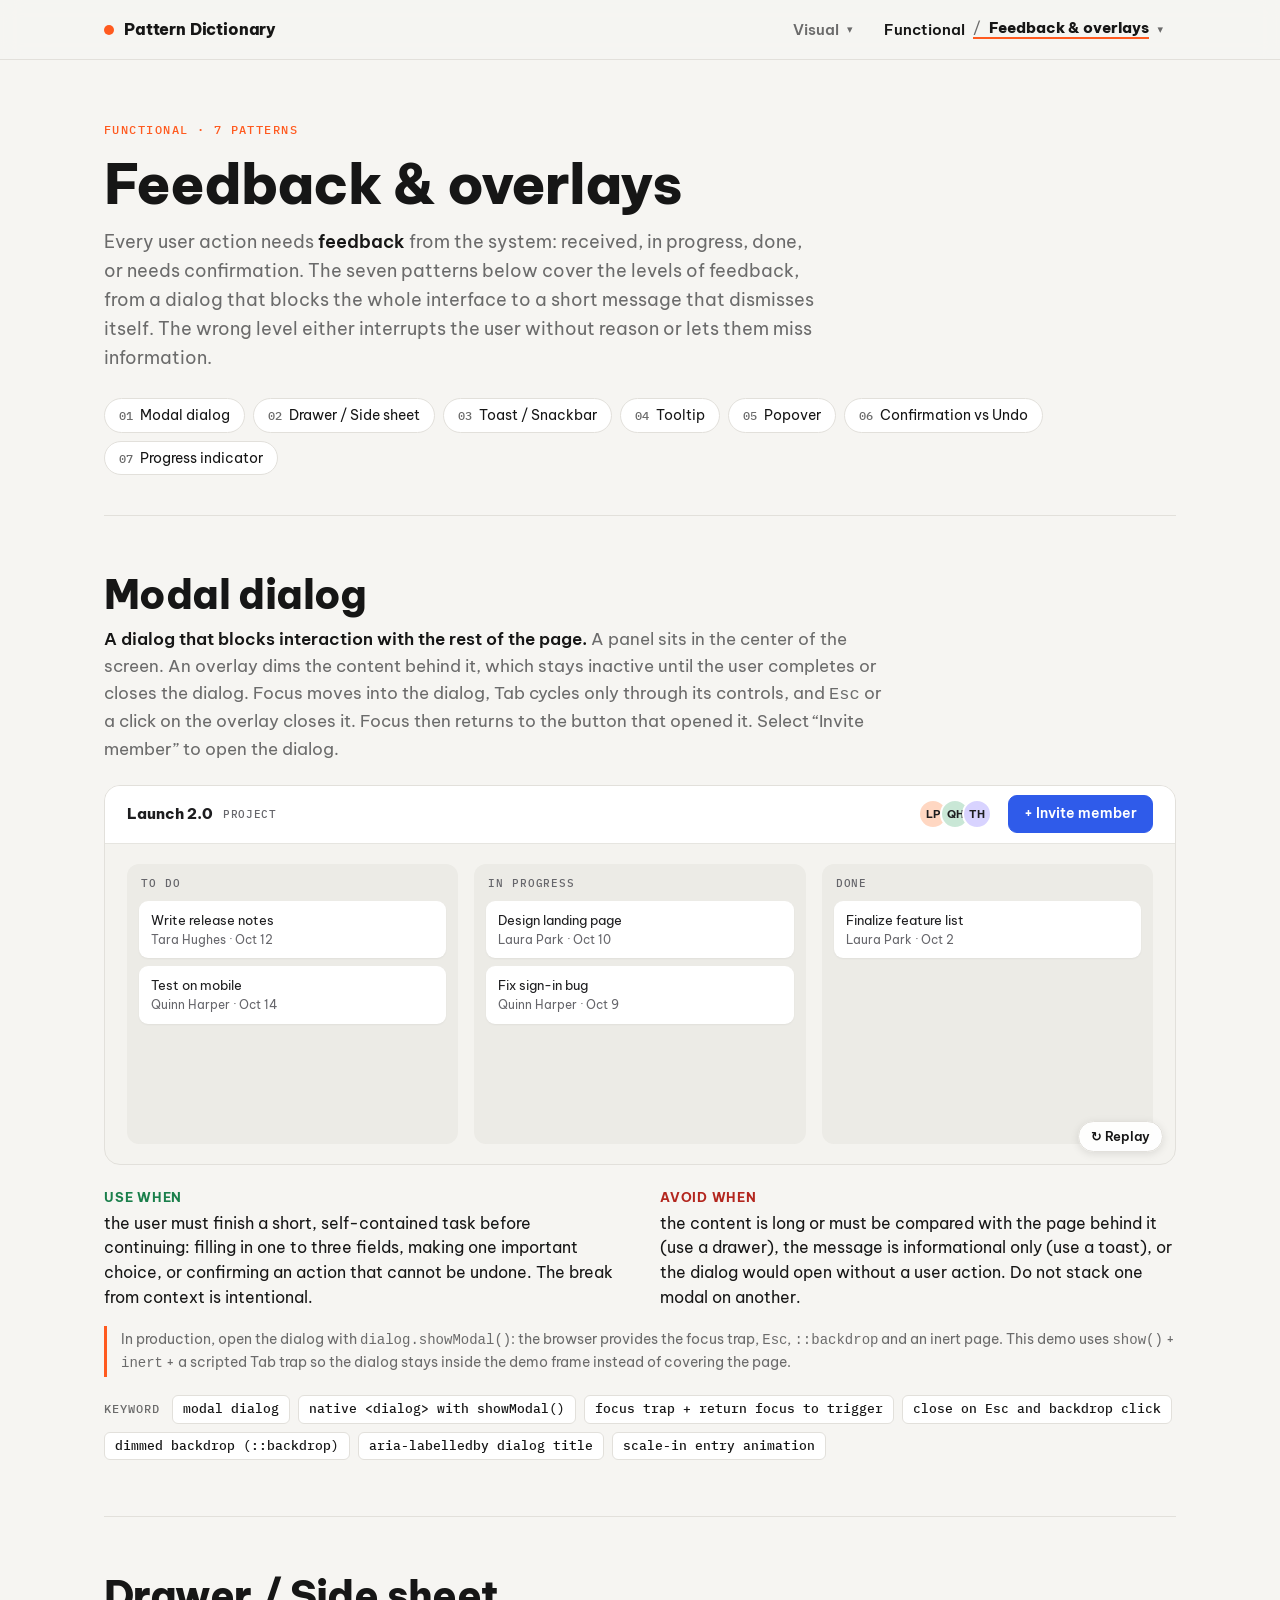
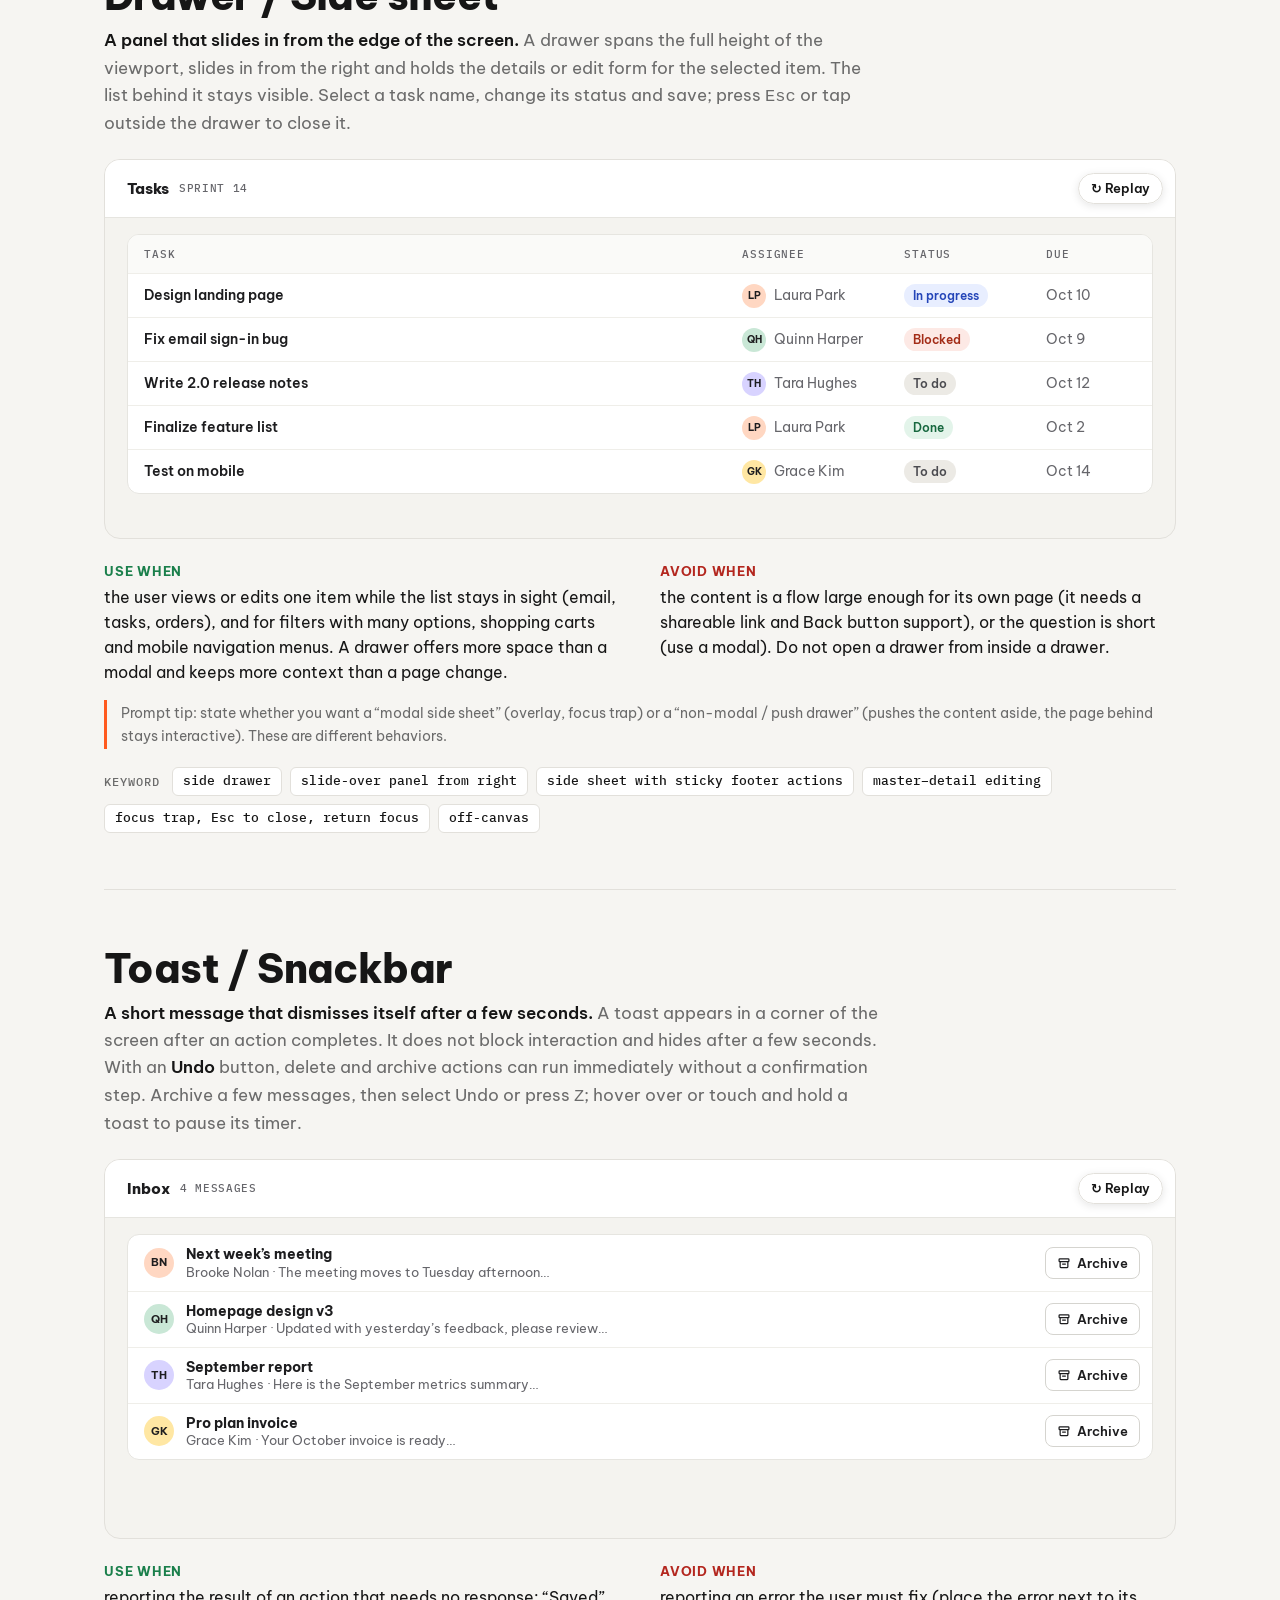
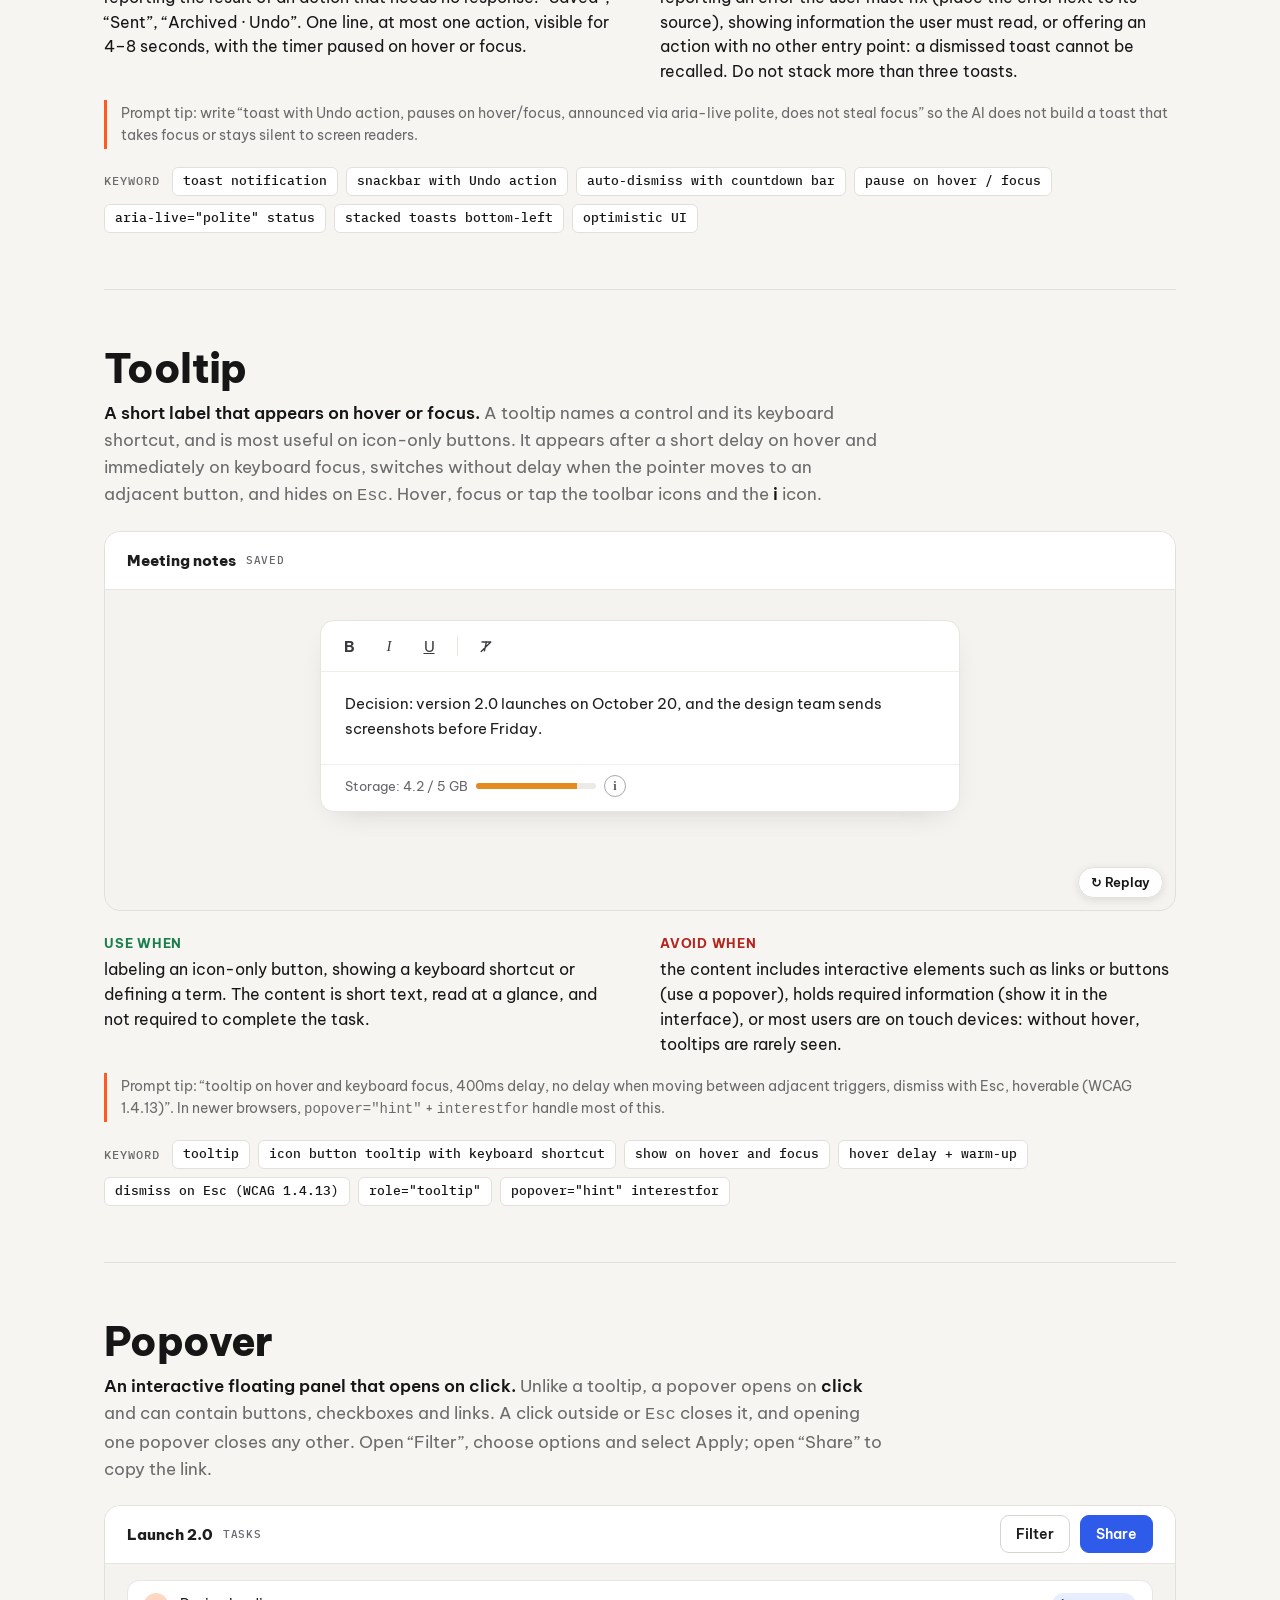
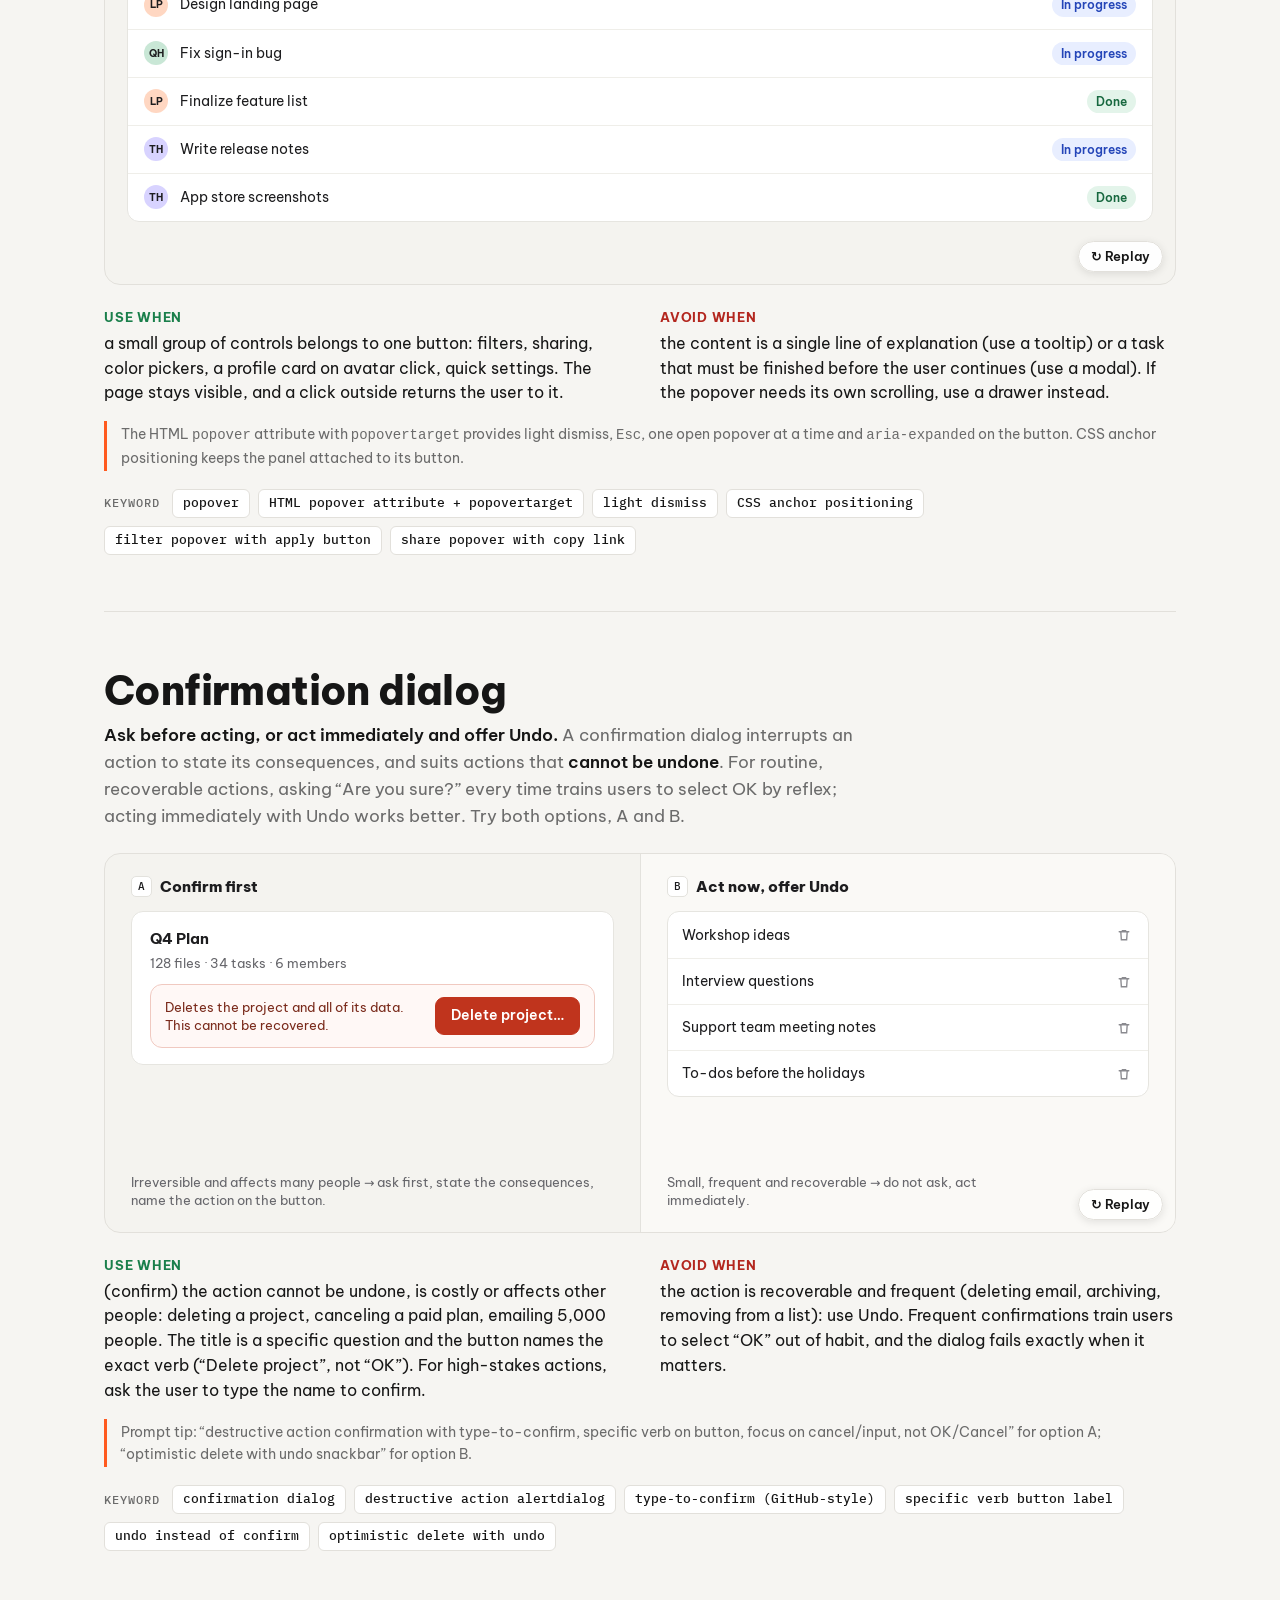
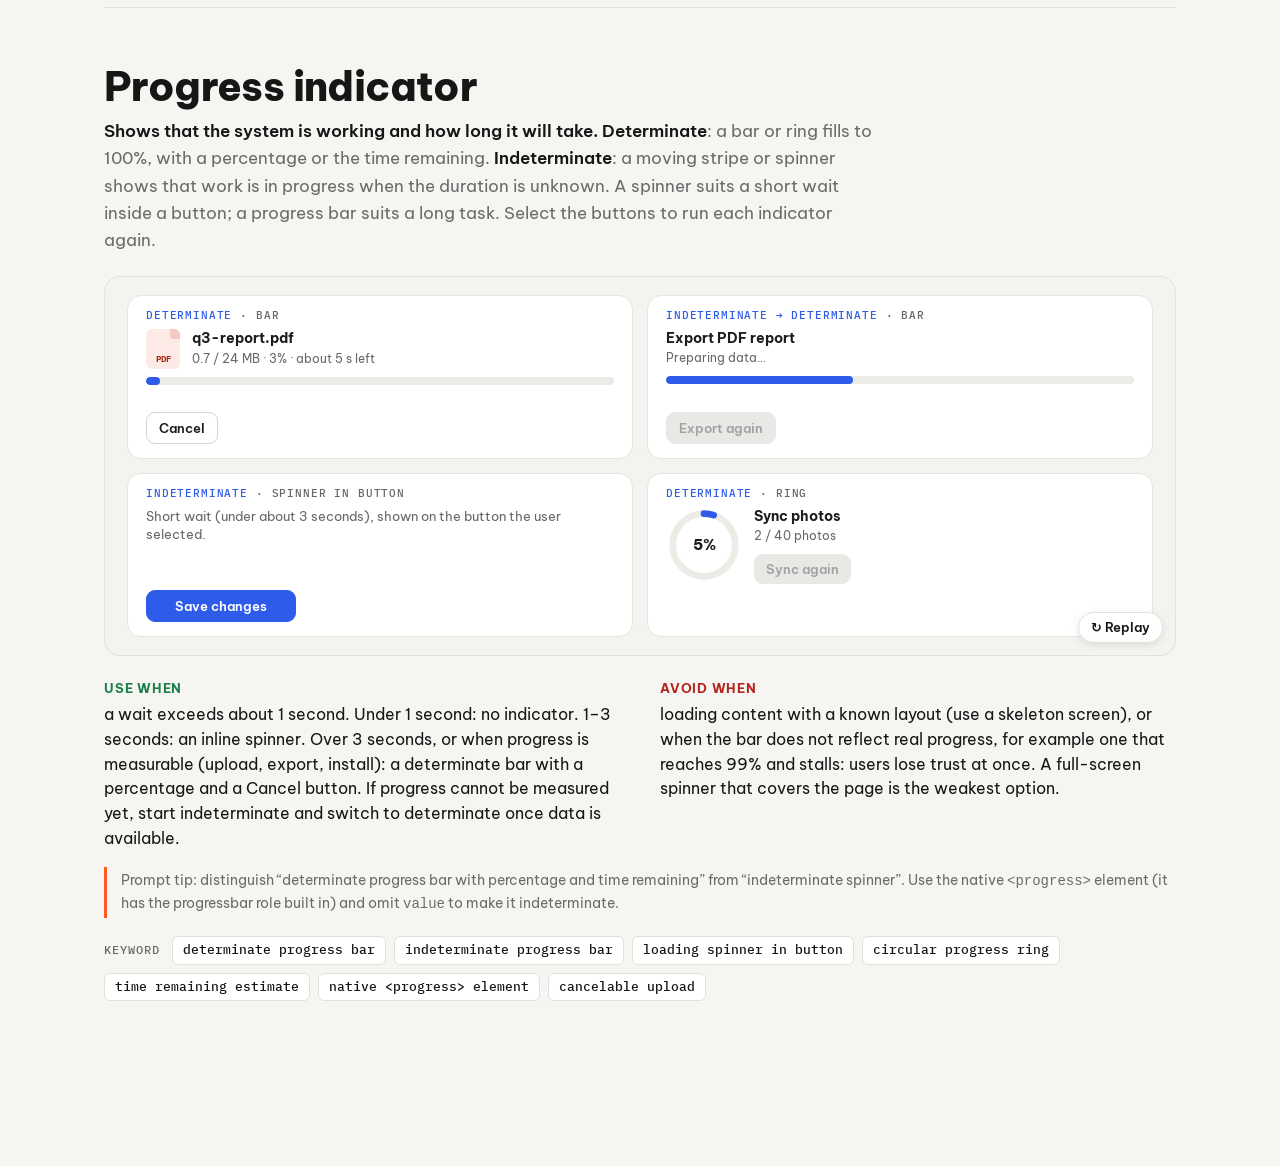
<file: feedback.html>
<!doctype html>
<html lang="en">
<head>
<meta charset="utf-8">
<meta name="viewport" content="width=device-width,initial-scale=1">
<meta name="color-scheme" content="only light">
<title>Feedback &amp; overlays — Pattern Dictionary</title>
<meta name="description" content="Seven feedback and overlay patterns: modal dialog, drawer, toast, tooltip, popover, confirmation dialog and progress indicator, each with a demo, usage conditions and prompt keywords.">
<meta property="og:type" content="article">
<meta property="og:site_name" content="Pattern Dictionary">
<meta property="og:title" content="Feedback &amp; overlays — Pattern Dictionary">
<meta property="og:description" content="Seven feedback and overlay patterns: modal dialog, drawer, toast, tooltip, popover, confirmation dialog and progress indicator, each with a demo, usage conditions and prompt keywords.">
<meta property="og:url" content="https://epistex0.github.io/pattern-dictionary/feedback.html">
<meta property="og:image" content="https://epistex0.github.io/pattern-dictionary/assets/og.png">
<meta name="twitter:card" content="summary_large_image">
<link rel="canonical" href="https://epistex0.github.io/pattern-dictionary/feedback.html">
<meta name="theme-color" content="#f6f5f2">
<link rel="icon" href="data:image/svg+xml,%3Csvg xmlns='http://www.w3.org/2000/svg' viewBox='0 0 32 32'%3E%3Crect width='32' height='32' rx='9' fill='%23161616'/%3E%3Ccircle cx='16' cy='16' r='6.5' fill='%23ff5a1f'/%3E%3C/svg%3E">
<link rel="preconnect" href="https://fonts.googleapis.com">
<link rel="preconnect" href="https://fonts.gstatic.com" crossorigin>
<link href="https://fonts.googleapis.com/css2?family=Be+Vietnam+Pro:wght@400;600;800&family=IBM+Plex+Mono:wght@400;500&display=swap" rel="stylesheet">
<link rel="stylesheet" href="assets/dict.css">
<style>
/* reset inside demos only, specificity 0 */
:where(.demo *){margin:0;padding:0}
:where(.demo) :where(button,input,select,textarea){font:inherit;color:inherit}
@media (prefers-reduced-motion:reduce){
  :where(.demo *),:where(.demo *)::before,:where(.demo *)::after{transition-duration:.01ms!important;animation-duration:.01ms!important;animation-iteration-count:1!important}
}

/* ===== shared components for the 7 demos on this page ===== */
:where(#modal-dialog,#drawer,#toast-notification,#tooltip,#popover,#confirmation-dialog,#progress-indicator) .demo{
  --p:#2f5bea;--p-soft:rgba(47,91,234,.16);--t:#1d1d1f;--t2:#66666b;--bd:#d5d4cf;--err:#c0341d;--ok:#1a7f4b;--surf:#f4f3ef;
  background:var(--surf);color:var(--t);font-size:14px;line-height:1.45}
:where(#modal-dialog,#drawer,#toast-notification,#tooltip,#popover,#confirmation-dialog,#progress-indicator) .demo :focus-visible{outline:2px solid var(--p);outline-offset:2px}
:where(#modal-dialog,#drawer,#toast-notification,#tooltip,#popover,#confirmation-dialog,#progress-indicator) .demo .app{position:absolute;inset:0;display:flex;flex-direction:column}
:where(#modal-dialog,#drawer,#toast-notification,#tooltip,#popover,#confirmation-dialog,#progress-indicator) .demo .bar{display:flex;align-items:center;gap:10px;height:58px;flex:none;padding:0 22px;background:#fff;border-bottom:1px solid #e6e5e0}
:where(#modal-dialog,#drawer,#toast-notification,#tooltip,#popover,#confirmation-dialog,#progress-indicator) .demo .bar h3{font-size:15px;font-weight:800;margin-right:auto;display:flex;align-items:center;gap:10px}
:where(#modal-dialog,#drawer,#toast-notification,#tooltip,#popover,#confirmation-dialog,#progress-indicator) .demo .bar h3 small{font:500 11px/1 var(--mono);color:var(--t2);letter-spacing:.06em;text-transform:uppercase}
:where(#modal-dialog,#drawer,#toast-notification,#tooltip,#popover,#confirmation-dialog,#progress-indicator) .demo .btn{display:inline-flex;align-items:center;justify-content:center;gap:8px;height:38px;padding:0 15px;border-radius:9px;border:1px solid var(--p);background:var(--p);color:#fff;font-weight:600;font-size:13.5px;cursor:pointer;white-space:nowrap;transition:filter .15s,background .15s,border-color .15s}
:where(#modal-dialog,#drawer,#toast-notification,#tooltip,#popover,#confirmation-dialog,#progress-indicator) .demo .btn:hover{filter:brightness(1.08)}
:where(#modal-dialog,#drawer,#toast-notification,#tooltip,#popover,#confirmation-dialog,#progress-indicator) .demo .btn.ghost{background:#fff;border-color:var(--bd);color:var(--t)}
:where(#modal-dialog,#drawer,#toast-notification,#tooltip,#popover,#confirmation-dialog,#progress-indicator) .demo .btn.ghost:hover{filter:none;border-color:#9d9c97}
:where(#modal-dialog,#drawer,#toast-notification,#tooltip,#popover,#confirmation-dialog,#progress-indicator) .demo .btn.red{background:#c0341d;border-color:#c0341d}
:where(#modal-dialog,#drawer,#toast-notification,#tooltip,#popover,#confirmation-dialog,#progress-indicator) .demo .btn:is(:disabled,[aria-disabled=true]){background:#e9e8e4;border-color:#e9e8e4;color:#a2a1a6;cursor:not-allowed;filter:none}
:where(#modal-dialog,#drawer,#toast-notification,#tooltip,#popover,#confirmation-dialog,#progress-indicator) .demo .x{width:32px;height:32px;flex:none;border:0;border-radius:8px;background:none;font-size:20px;line-height:1;color:var(--t2);cursor:pointer}
:where(#modal-dialog,#drawer,#toast-notification,#tooltip,#popover,#confirmation-dialog,#progress-indicator) .demo .x:hover{background:var(--surf);color:var(--t)}
:where(#modal-dialog,#drawer,#toast-notification,#tooltip,#popover,#confirmation-dialog,#progress-indicator) .demo :is(.fld){display:grid;gap:5px}
:where(#modal-dialog,#drawer,#toast-notification,#tooltip,#popover,#confirmation-dialog,#progress-indicator) .demo :is(.fld>label,.lab){font-size:13px;font-weight:600}
:where(#modal-dialog,#drawer,#toast-notification,#tooltip,#popover,#confirmation-dialog,#progress-indicator) .demo .inp{display:block;width:100%;height:38px;border:1px solid var(--bd);border-radius:9px;background:#fff;padding:0 11px;font-size:14px;outline:none;transition:border-color .15s,box-shadow .15s}
:where(#modal-dialog,#drawer,#toast-notification,#tooltip,#popover,#confirmation-dialog,#progress-indicator) .demo textarea.inp{height:76px;padding:9px 11px;resize:none;line-height:1.45}
:where(#modal-dialog,#drawer,#toast-notification,#tooltip,#popover,#confirmation-dialog,#progress-indicator) .demo .inp:focus{border-color:var(--p);box-shadow:0 0 0 3px var(--p-soft)}
:where(#modal-dialog,#drawer,#toast-notification,#tooltip,#popover,#confirmation-dialog,#progress-indicator) .demo .inp:focus-visible{outline:none}
:where(#modal-dialog,#drawer,#toast-notification,#tooltip,#popover,#confirmation-dialog,#progress-indicator) .demo .inp[aria-invalid=true]{border-color:var(--err);background:#fff7f5}
:where(#modal-dialog,#drawer,#toast-notification,#tooltip,#popover,#confirmation-dialog,#progress-indicator) .demo .err{min-height:17px;font-size:12.5px;color:var(--err)}
:where(#modal-dialog,#drawer,#toast-notification,#tooltip,#popover,#confirmation-dialog,#progress-indicator) .demo .sr{position:absolute;width:1px;height:1px;overflow:hidden;clip-path:inset(50%);white-space:nowrap}
:where(#modal-dialog,#drawer,#toast-notification,#tooltip,#popover,#confirmation-dialog,#progress-indicator) .demo .av{flex:none;width:30px;height:30px;border-radius:50%;background:var(--c,#cfd8ff);display:grid;place-items:center;font:700 11px/1 var(--sans);color:#1d1d1f}
:where(#modal-dialog,#drawer,#toast-notification,#tooltip,#popover,#confirmation-dialog,#progress-indicator) .demo kbd{font:500 11px/1 var(--mono);border:1px solid rgba(128,128,128,.4);border-bottom-width:2px;border-radius:5px;padding:2px 5px}
/* overlays stay inside the .demo frame (no top layer): scrim + dialog opened with show() */
:where(#modal-dialog,#drawer,#confirmation-dialog) .demo .scrim{position:absolute;inset:0;z-index:55;background:rgba(18,20,28,.42);opacity:0;pointer-events:none;transition:opacity .2s}
:where(#modal-dialog,#drawer,#confirmation-dialog) .demo .scrim.on{opacity:1;pointer-events:auto}
:where(#modal-dialog,#drawer,#confirmation-dialog) .demo dialog{z-index:60;border:0;color:var(--t);background:#fff;box-shadow:0 30px 70px -20px rgba(0,0,0,.45);overflow:visible}

/* ===== 1. Modal dialog ===== */
#modal-dialog .demo .body{flex:1;display:grid;grid-template-columns:repeat(3,1fr);gap:16px;padding:20px 22px}
#modal-dialog .demo .col{background:#ecebe6;border-radius:12px;padding:12px;display:flex;flex-direction:column;gap:8px}
#modal-dialog .demo .col>b{font:500 11px/1 var(--mono);letter-spacing:.08em;text-transform:uppercase;color:var(--t2);margin:2px 2px 4px}
#modal-dialog .demo .col p{background:#fff;border-radius:9px;padding:10px 12px;font-size:13px;box-shadow:0 1px 2px rgba(0,0,0,.05)}
#modal-dialog .demo .col p span{display:block;font-size:11.5px;color:var(--t2);margin-top:2px}
#modal-dialog .demo .avs{display:flex;margin-right:6px}
#modal-dialog .demo .avs .av{margin-left:-8px;border:2px solid #fff}
#modal-dialog .demo .avs .av.new{animation:mdPop .35s cubic-bezier(.3,1.6,.5,1)}
#modal-dialog .demo .stat{font-size:12.5px;color:var(--ok);margin-right:6px}
#modal-dialog .demo dialog{position:absolute;inset:0;margin:auto;width:min(440px,calc(100% - 32px));height:fit-content;border-radius:16px;padding:22px 24px 20px;transition:opacity .16s,transform .2s cubic-bezier(.2,.9,.3,1.1)}
@starting-style{#modal-dialog .demo dialog[open]{opacity:0;transform:translateY(10px) scale(.97)}}
#modal-dialog .demo dialog.out{opacity:0;transform:translateY(6px) scale(.98)}
#modal-dialog .demo .dh{display:flex;align-items:flex-start;gap:12px;margin-bottom:4px}
#modal-dialog .demo .dh h4{font-size:18px;font-weight:800;line-height:1.25;flex:1}
#modal-dialog .demo .dh+p{font-size:13px;color:var(--t2);margin-bottom:14px}
#modal-dialog .demo form{display:grid;grid-template-columns:1fr 150px;gap:10px 12px}
#modal-dialog .demo form .err{grid-column:1/-1;margin-top:-6px}
#modal-dialog .demo .acts{grid-column:1/-1;display:flex;justify-content:flex-end;gap:8px;margin-top:6px}
@keyframes mdPop{from{transform:scale(.2)}}

/* ===== 2. Drawer ===== */
#drawer .demo .tbl{margin:16px 22px;background:#fff;border:1px solid #e6e5e0;border-radius:12px;overflow:hidden}
#drawer .demo .tr{display:grid;grid-template-columns:minmax(0,1fr) 150px 130px 90px;align-items:center;gap:12px;padding:0 16px;height:44px;border-top:1px solid #efeee9;font-size:13.5px}
#drawer .demo .tr.th{height:38px;border-top:0;font:500 11px/1 var(--mono);letter-spacing:.08em;text-transform:uppercase;color:var(--t2);background:#fafaf8}
#drawer .demo .tr button{justify-self:start;border:0;background:none;font-weight:600;cursor:pointer;text-align:left;padding:4px 0;border-radius:4px;max-width:100%;overflow:hidden;text-overflow:ellipsis;white-space:nowrap}
#drawer .demo .tr button:hover{color:var(--p);text-decoration:underline;text-underline-offset:3px}
#drawer .demo .tr.cur{background:#f3f6ff}
#drawer .demo .who{display:flex;align-items:center;gap:8px;color:var(--t2)}
#drawer .demo .who .av{width:24px;height:24px;font-size:9.5px}
#drawer .demo .st{justify-self:start;font-size:12px;font-weight:600;padding:4px 9px;border-radius:999px;background:#eceae5;color:#4b4b50}
#drawer .demo .st[data-s="In progress"]{background:#e8eeff;color:#2445b8}
#drawer .demo .st[data-s="Done"]{background:#e3f4ea;color:#17683f}
#drawer .demo .st[data-s="Blocked"]{background:#fde9e5;color:#a32c17}
#drawer .demo .due{color:var(--t2);font-variant-numeric:tabular-nums}
#drawer .demo .tr.flash{animation:drFlash 1.2s}
#drawer .demo .demo-tools{top:13px;bottom:auto}
#drawer .demo dialog{position:absolute;inset:0 0 0 auto;margin:0;width:min(380px,100%);height:100%;max-height:none;border-radius:16px 0 0 16px;padding:0;display:flex;flex-direction:column;transition:transform .28s cubic-bezier(.2,.8,.2,1)}
#drawer .demo dialog:not([open]){display:none}
@starting-style{#drawer .demo dialog[open]{transform:translateX(100%)}}
#drawer .demo dialog.out{transform:translateX(100%);transition-duration:.18s}
#drawer .demo .dh{display:flex;align-items:center;gap:10px;padding:14px 14px 12px 22px;border-bottom:1px solid #efeee9}
#drawer .demo .dh h4{flex:1;font-size:16px;font-weight:800}
#drawer .demo .dh small{display:block;font:500 11px/1.4 var(--mono);color:var(--t2);letter-spacing:.04em}
#drawer .demo form{flex:1;display:flex;flex-direction:column;min-height:0}
#drawer .demo .dbody{flex:1;overflow-y:auto;padding:12px 22px;display:grid;gap:10px;align-content:start}
#drawer .demo textarea.inp{height:50px}
#drawer .demo .two{display:grid;grid-template-columns:1fr 1fr;gap:10px}
#drawer .demo .dfoot{display:flex;justify-content:flex-end;gap:8px;padding:12px 22px;border-top:1px solid #efeee9;background:#fafaf8;border-radius:0 0 0 16px}
@keyframes drFlash{0%,40%{background:#fff7d6}}

/* ===== 3. Toast ===== */
#toast-notification .demo .list{list-style:none;margin:16px 22px;background:#fff;border:1px solid #e6e5e0;border-radius:12px;overflow:hidden}
#toast-notification .demo .list li{display:flex;align-items:center;gap:12px;padding:0 12px 0 16px;height:56px;border-top:1px solid #efeee9;overflow:hidden}
#toast-notification .demo .list li:first-child{border-top:0}
#toast-notification .demo .list li.back{animation:tsBack .9s}
#toast-notification .demo .m{flex:1;min-width:0;font-size:13.5px;line-height:1.35}
#toast-notification .demo .m b{display:block}
#toast-notification .demo .m span{color:var(--t2);font-size:12.5px;display:block;white-space:nowrap;overflow:hidden;text-overflow:ellipsis}
#toast-notification .demo .arch{height:32px;padding:0 11px;border-radius:8px;border:1px solid var(--bd);background:#fff;font-size:12.5px;font-weight:600;cursor:pointer;display:flex;align-items:center;gap:6px}
#toast-notification .demo .arch:hover{border-color:var(--p);color:var(--p)}
#toast-notification .demo .empty{padding:40px 16px;text-align:center;color:var(--t2);font-size:13.5px}
#toast-notification .demo .hintk{font-size:12px;color:var(--t2);margin:0 22px}
#toast-notification .demo .demo-tools{top:13px;bottom:auto}
#toast-notification .demo .toasts{position:absolute;left:20px;bottom:18px;z-index:40;display:flex;flex-direction:column-reverse;gap:8px;width:min(400px,calc(100% - 40px))}
#toast-notification .demo .toast{position:relative;display:flex;align-items:center;gap:6px;min-height:50px;padding:6px 6px 6px 16px;background:#1f2129;color:#f2f2f4;border-radius:12px;box-shadow:0 16px 36px -10px rgba(0,0,0,.45);font-size:13.5px;overflow:hidden;animation:tsIn .28s cubic-bezier(.2,.9,.3,1.15)}
#toast-notification .demo .toast.out{animation:tsOut .2s forwards}
#toast-notification .demo .toast>span{flex:1;min-width:0;padding:4px 0}
#toast-notification .demo .toast .undo{border:0;background:none;color:#9fb6ff;font-weight:700;font-size:13.5px;padding:8px 10px;border-radius:8px;cursor:pointer}
#toast-notification .demo .toast .undo:hover{background:rgba(255,255,255,.08)}
#toast-notification .demo .toast .x{color:#a6a8b3;width:30px;height:30px}
#toast-notification .demo .toast .x:hover{background:rgba(255,255,255,.08);color:#fff}
#toast-notification .demo .toast :focus-visible{outline-color:#9fb6ff}
#toast-notification .demo .toast i{position:absolute;left:0;bottom:0;height:3px;width:100%;background:#9fb6ff;transform-origin:left;opacity:.7}
@keyframes tsIn{from{opacity:0;transform:translateY(14px) scale(.97)}}
@keyframes tsOut{to{opacity:0;transform:translateX(-12px)}}
@keyframes tsBack{0%,30%{background:#eef2ff}}

/* ===== 4. Tooltip ===== */
#tooltip .demo .doc{flex:1;display:flex;flex-direction:column;align-items:center;padding:30px 22px}
#tooltip .demo .paper{width:min(640px,100%);background:#fff;border:1px solid #e6e5e0;border-radius:14px;box-shadow:0 10px 30px -16px rgba(0,0,0,.2)}
#tooltip .demo .tb{display:flex;align-items:center;gap:4px;padding:8px 10px;border-bottom:1px solid #efeee9}
#tooltip .demo .tw{position:relative;display:inline-flex}
#tooltip .demo .tb button{width:36px;height:34px;border:0;border-radius:8px;background:none;cursor:pointer;display:grid;place-items:center;font-size:15px;color:#3a3a3f}
#tooltip .demo .tb button:hover{background:#f1f1ee}
#tooltip .demo .tb button[aria-pressed=true]{background:#e8eeff;color:var(--p)}
#tooltip .demo .tb .sep{width:1px;height:20px;background:#e6e5e0;margin:0 6px}
#tooltip .demo .tip{--dx:0px;position:absolute;z-index:20;left:calc(50% + var(--dx));top:calc(100% + 8px);width:max-content;max-width:240px;padding:7px 10px;border-radius:8px;background:#1f2129;color:#f2f2f4;font-size:12.5px;line-height:1.4;display:flex;align-items:center;gap:8px;opacity:0;visibility:hidden;transform:translate(-50%,-4px);transition:opacity .15s ease-out,transform .15s ease-out,visibility 0s .15s;pointer-events:none}
#tooltip .demo .tip::before{content:"";position:absolute;left:calc(50% - var(--dx));top:-4px;width:9px;height:9px;background:inherit;transform:translateX(-50%) rotate(45deg);border-radius:2px 0 0 0}
#tooltip .demo .tip.on{opacity:1;visibility:visible;transform:translate(-50%,0);transition:opacity .15s ease-out,transform .15s ease-out;pointer-events:auto}
#tooltip .demo .tip kbd{border-color:rgba(255,255,255,.3);color:#c9cbd3;font-size:10.5px}
#tooltip .demo .tip.up{top:auto;bottom:calc(100% + 8px);transform:translate(-50%,4px)}
#tooltip .demo .tip.up.on{transform:translate(-50%,0)}
#tooltip .demo .tip.up::before{top:auto;bottom:-4px}
#tooltip .demo .tip.wide{white-space:normal;width:240px;display:block}
#tooltip .demo .txt{padding:20px 24px 22px;font-size:15px;line-height:1.65}
#tooltip .demo .txt .s{transition:font-weight .1s}
#tooltip .demo .paper[data-b] .txt .s{font-weight:700}
#tooltip .demo .paper[data-i] .txt .s{font-style:italic}
#tooltip .demo .paper[data-u] .txt .s{text-decoration:underline;text-underline-offset:3px}
#tooltip .demo .quota{display:flex;align-items:center;gap:8px;font-size:12.5px;color:var(--t2);padding:10px 24px 14px;border-top:1px solid #efeee9}
#tooltip .demo .quota .tw button{width:22px;height:22px;border-radius:50%;border:1.5px solid #a9a8ad;background:#fff;font:700 12px/1 Georgia,serif;color:#55555a;cursor:help;display:grid;place-items:center}
#tooltip .demo .quota .tw button:hover{border-color:var(--p);color:var(--p)}
#tooltip .demo .meter{width:120px;height:6px;border-radius:3px;background:#eceae5;overflow:hidden}
#tooltip .demo .meter i{display:block;height:100%;width:84%;background:#e58a1f}

/* ===== 5. Popover ===== */
#popover .demo .bar .btn.ghost .n{min-width:18px;height:18px;padding:0 5px;border-radius:9px;background:var(--p);color:#fff;font-size:11px;line-height:18px;text-align:center}
#popover .demo .bar .btn.ghost .n:empty{display:none}
#popover .demo .bar .btn[aria-expanded=true]{border-color:var(--p);box-shadow:0 0 0 3px var(--p-soft)}
#popover .demo .bf{anchor-name:--pv-filter}
#popover .demo .bs{anchor-name:--pv-share}
#popover .demo .tasks{list-style:none;margin:16px 22px;background:#fff;border:1px solid #e6e5e0;border-radius:12px;overflow:hidden}
#popover .demo .tasks li{display:flex;align-items:center;gap:12px;height:48px;padding:0 16px;border-top:1px solid #efeee9;font-size:13.5px}
#popover .demo .tasks li:first-child{border-top:0}
#popover .demo .tasks li .av{width:24px;height:24px;font-size:9.5px}
#popover .demo .tasks li span:not(.av,.st){flex:1}
#popover .demo .tasks .st{font-size:12px;font-weight:600;padding:3px 9px;border-radius:999px;background:#e8eeff;color:#2445b8}
#popover .demo .tasks .st.done{background:#e3f4ea;color:#17683f}
#popover .demo .tasks .nil{justify-content:center;color:var(--t2)}
#popover .demo [popover]{inset:auto;margin:0;width:300px;max-width:calc(100vw - 16px);padding:16px;border:1px solid #e1e0db;border-radius:14px;background:#fff;color:var(--t);font:400 14px/1.45 var(--sans);box-shadow:0 22px 50px -14px rgba(0,0,0,.3);
  opacity:0;transform:translateY(-6px) scale(.98);transition:opacity .15s,transform .18s cubic-bezier(.2,.9,.3,1.1),overlay .18s allow-discrete,display .18s allow-discrete}
#popover .demo [popover]:popover-open{opacity:1;transform:none}
@starting-style{#popover .demo [popover]:popover-open{opacity:0;transform:translateY(-6px) scale(.98)}}
@supports (anchor-name:--a){
  #popover .demo #pv-filter{position-anchor:--pv-filter}
  #popover .demo #pv-share{position-anchor:--pv-share}
  #popover .demo [popover]{top:calc(anchor(bottom) + 8px);right:max(8px,min(anchor(right),calc(100% - 308px)));position-try-fallbacks:flip-block}
}
#popover .demo [popover] h4{font-size:14.5px;font-weight:800;margin-bottom:10px}
#popover .demo [popover] fieldset{border:0;margin-bottom:10px}
#popover .demo [popover] legend{font:500 10.5px/1 var(--mono);letter-spacing:.08em;text-transform:uppercase;color:var(--t2);margin-bottom:6px}
#popover .demo [popover] .ck{display:flex;align-items:center;gap:9px;padding:5px 2px;font-size:13.5px;cursor:pointer}
#popover .demo [popover] .ck input{width:16px;height:16px;accent-color:var(--p)}
#popover .demo [popover] .pf{display:flex;justify-content:space-between;gap:8px;padding-top:10px;border-top:1px solid #efeee9}
#popover .demo [popover] .pf .btn{height:34px;font-size:13px}
#popover .demo .link{display:flex;gap:6px;margin-bottom:12px}
#popover .demo .link .inp{font:400 12.5px/1 var(--mono);color:var(--t2);height:34px}
#popover .demo .link .btn{height:34px;font-size:12.5px;padding:0 12px;min-width:94px}
#popover .demo .acc{display:flex;align-items:center;gap:8px;font-size:13px;margin-bottom:12px}
#popover .demo .acc select{flex:1;height:32px;border:1px solid var(--bd);border-radius:8px;padding:0 8px;background:#fff;font-size:13px}
#popover .demo .mem{list-style:none;display:grid;gap:8px;font-size:13px}
#popover .demo .mem li{display:flex;align-items:center;gap:10px}
#popover .demo .mem small{margin-left:auto;color:var(--t2)}

/* ===== 6. Confirmation vs Undo ===== */
#confirmation-dialog .demo .cf{position:absolute;inset:0;display:grid;grid-template-columns:1fr 1fr}
#confirmation-dialog .demo .pane{position:relative;padding:22px 26px;display:flex;flex-direction:column;gap:14px}
#confirmation-dialog .demo .pane+.pane{border-left:1px solid #e3e2dd;background:#faf9f6}
#confirmation-dialog .demo .tag{display:flex;align-items:center;gap:8px;font-weight:800;font-size:15px}
#confirmation-dialog .demo .tag i{font:500 11px/1 var(--mono);font-style:normal;background:#fff;border:1px solid #e3e2dd;border-radius:5px;padding:4px 6px}
#confirmation-dialog .demo .why{font-size:12.5px;color:var(--t2);margin-top:auto}
#confirmation-dialog .demo .pane:last-of-type .why{padding-right:96px}
#confirmation-dialog .demo .proj{background:#fff;border:1px solid #e6e5e0;border-radius:12px;padding:16px 18px;display:grid;gap:4px}
#confirmation-dialog .demo .proj h4{font-size:15px}
#confirmation-dialog .demo .proj p{font-size:12.5px;color:var(--t2)}
#confirmation-dialog .demo .dz{margin-top:8px;border:1px solid #f0c9c0;background:#fff8f6;border-radius:12px;padding:12px 14px;display:flex;align-items:center;gap:12px;font-size:12.5px;color:#7a2a1b}
#confirmation-dialog .demo .dz span{flex:1}
#confirmation-dialog .demo .gone{background:#fff;border:1px dashed #d3d2cd;border-radius:12px;padding:22px;text-align:center;color:var(--t2);font-size:13px}
#confirmation-dialog .demo .gone b{display:block;color:var(--t);font-size:14px;margin-bottom:2px}
#confirmation-dialog .demo .nl{list-style:none;background:#fff;border:1px solid #e6e5e0;border-radius:12px;overflow:hidden}
#confirmation-dialog .demo .nl li{display:flex;align-items:center;gap:10px;height:46px;padding:0 8px 0 14px;border-top:1px solid #efeee9;font-size:13.5px}
#confirmation-dialog .demo .nl li:first-child{border-top:0}
#confirmation-dialog .demo .nl li span{flex:1;white-space:nowrap;overflow:hidden;text-overflow:ellipsis}
#confirmation-dialog .demo .nl li.back{animation:tsBack .9s}
#confirmation-dialog .demo .nl .del{width:32px;height:32px;border:0;border-radius:8px;background:none;color:#8a8a8f;cursor:pointer;display:grid;place-items:center}
#confirmation-dialog .demo .nl .del:hover{background:#fde9e5;color:var(--err)}
#confirmation-dialog .demo .nl .nil{justify-content:center;color:var(--t2)}
#confirmation-dialog .demo .ub{display:flex;align-items:center;gap:6px;min-height:44px;padding:4px 4px 4px 14px;border-radius:10px;background:#1f2129;color:#f2f2f4;font-size:13px;animation:tsIn .25s cubic-bezier(.2,.9,.3,1.15)}
#confirmation-dialog .demo .ub[hidden]{display:none}
#confirmation-dialog .demo .ub span{flex:1;min-width:0;overflow:hidden;text-overflow:ellipsis;white-space:nowrap}
#confirmation-dialog .demo .ub button{border:0;background:none;color:#9fb6ff;font-weight:700;padding:8px 10px;border-radius:8px;cursor:pointer}
#confirmation-dialog .demo .ub button:hover{background:rgba(255,255,255,.08)}
#confirmation-dialog .demo dialog{position:absolute;inset:0;margin:auto;width:min(430px,calc(100% - 32px));height:fit-content;border-radius:16px;padding:22px 24px 20px;transition:opacity .16s,transform .2s cubic-bezier(.2,.9,.3,1.1)}
@starting-style{#confirmation-dialog .demo dialog[open]{opacity:0;transform:scale(.96)}}
#confirmation-dialog .demo dialog.out{opacity:0;transform:scale(.98)}
#confirmation-dialog .demo .ic{width:40px;height:40px;border-radius:50%;background:#fde9e5;color:var(--err);display:grid;place-items:center;font:800 20px/1 var(--sans);margin-bottom:12px}
#confirmation-dialog .demo dialog h4{font-size:17px;font-weight:800;line-height:1.3;margin-bottom:6px}
#confirmation-dialog .demo dialog h4+p{font-size:13.5px;color:var(--t2);margin-bottom:14px}
#confirmation-dialog .demo dialog .lab b{font-weight:800;background:#f4f3ef;padding:1px 5px;border-radius:4px}
#confirmation-dialog .demo dialog .acts{display:flex;justify-content:flex-end;gap:8px;margin-top:16px}

/* ===== 7. Progress indicator ===== */
#progress-indicator .demo .grid{position:absolute;inset:0;display:grid;grid-template-columns:1fr 1fr;grid-template-rows:1fr 1fr;gap:14px;padding:18px 22px}
#progress-indicator .demo .cell{background:#fff;border:1px solid #e6e5e0;border-radius:14px;padding:14px 18px;display:flex;flex-direction:column;gap:8px;min-width:0}
#progress-indicator .demo .tag{font:500 10.5px/1 var(--mono);letter-spacing:.08em;text-transform:uppercase;color:var(--t2);display:flex;gap:8px;align-items:center}
#progress-indicator .demo .tag b{color:var(--p);font-weight:500}
#progress-indicator .demo .row{display:flex;align-items:center;gap:12px;min-width:0}
#progress-indicator .demo .file{width:34px;height:40px;flex:none;border-radius:6px;background:#fde9e5;color:#a32c17;display:grid;place-items:end center;font:700 9px/1 var(--mono);padding-bottom:6px;position:relative}
#progress-indicator .demo .file::before{content:"";position:absolute;right:0;top:0;width:10px;height:10px;background:#f6c8bf;border-radius:0 6px 0 4px}
#progress-indicator .demo .meta{flex:1;min-width:0;font-size:13.5px}
#progress-indicator .demo .meta b{display:block;white-space:nowrap;overflow:hidden;text-overflow:ellipsis}
#progress-indicator .demo .meta span{font-size:12px;color:var(--t2);font-variant-numeric:tabular-nums}
#progress-indicator .demo progress{-webkit-appearance:none;appearance:none;display:block;width:100%;height:8px;border:0;border-radius:4px;background:#ecebe6;overflow:hidden;color:var(--p)}
#progress-indicator .demo progress::-webkit-progress-bar{background:#ecebe6;border-radius:4px}
#progress-indicator .demo progress::-webkit-progress-value{background:var(--p);border-radius:4px;transition:inline-size .25s linear}
#progress-indicator .demo progress::-moz-progress-bar{background:var(--p);border-radius:4px}
#progress-indicator .demo progress.done::-webkit-progress-value{background:var(--ok)}
#progress-indicator .demo progress.done::-moz-progress-bar{background:var(--ok)}
/* indeterminate: Chromium draws an empty bar, so draw the moving stripe manually */
#progress-indicator .demo progress:indeterminate{position:relative;background:#ecebe6}
#progress-indicator .demo progress:indeterminate::-webkit-progress-bar{background:transparent}
#progress-indicator .demo progress:indeterminate::after{content:"";position:absolute;top:0;bottom:0;left:0;width:40%;border-radius:4px;background:var(--p);animation:pgSlide 1.3s cubic-bezier(.4,0,.2,1) infinite}
#progress-indicator .demo progress:indeterminate::-moz-progress-bar{background:transparent}
#progress-indicator .demo .acts{display:flex;gap:8px;margin-top:auto;align-items:center}
#progress-indicator .demo .acts .btn{height:32px;font-size:12.5px;padding:0 12px}
#progress-indicator .demo .acts small{font-size:12px;color:var(--t2)}
#progress-indicator .demo .ok{color:var(--ok);font-weight:600}
#progress-indicator .demo .spin{width:16px;height:16px;border-radius:50%;border:2px solid rgba(255,255,255,.35);border-top-color:#fff;animation:pgSpin .7s linear infinite}
#progress-indicator .demo .save{min-width:150px}
#progress-indicator .demo .save[aria-disabled=true]{cursor:progress;filter:none;background:#5a7bf0;border-color:#5a7bf0}
#progress-indicator .demo .save.saved{background:var(--ok);border-color:var(--ok)}
#progress-indicator .demo .ring{position:relative;width:76px;height:76px;flex:none}
#progress-indicator .demo .ring svg{width:100%;height:100%;transform:rotate(-90deg)}
#progress-indicator .demo .ring circle{fill:none;stroke-width:7}
#progress-indicator .demo .ring .tr{stroke:#ecebe6}
#progress-indicator .demo .ring .vl{stroke:var(--p);stroke-linecap:round;transition:stroke-dashoffset .3s}
#progress-indicator .demo .ring.done .vl{stroke:var(--ok)}
#progress-indicator .demo .ring b{position:absolute;inset:0;display:grid;place-items:center;font-size:15px;font-weight:800;font-variant-numeric:tabular-nums}
#progress-indicator .demo .lsp{display:flex;align-items:center;gap:10px;font-size:12.5px;color:var(--t2)}
#progress-indicator .demo .lsp .spin{border-color:#dfe5fb;border-top-color:var(--p)}
@keyframes pgSlide{from{transform:translateX(-100%)}to{transform:translateX(250%)}}
@keyframes pgSpin{to{transform:rotate(1turn)}}
@media (prefers-reduced-motion:reduce){
  /* a running indicator carries information, so keep the motion but slow it down */
  #progress-indicator .demo .spin{animation-duration:1.6s!important;animation-iteration-count:infinite!important}
  #progress-indicator .demo progress:indeterminate::after{animation-duration:2.6s!important;animation-iteration-count:infinite!important}
}

/* ===== narrow screens ===== */
@media (max-width:760px){
  :where(#toast-notification,#popover,#confirmation-dialog,#progress-indicator,#drawer,#modal-dialog,#tooltip) .demo{height:auto;min-height:420px}
  :where(#modal-dialog,#drawer,#toast-notification,#tooltip,#popover,#confirmation-dialog,#progress-indicator) .demo .app{position:relative;min-height:420px}
  :where(#modal-dialog,#drawer,#toast-notification,#tooltip,#popover) .demo .bar{padding:0 14px}
  #modal-dialog .demo .body{grid-template-columns:1fr;padding:14px}
  #modal-dialog .demo .col:nth-child(n+2){display:none}
  #modal-dialog .demo .bar .stat{display:none}
  #modal-dialog .demo form{grid-template-columns:1fr}
  #drawer .demo .tbl{margin:14px}
  #drawer .demo .tr{grid-template-columns:minmax(0,1fr) 92px}
  #drawer .demo .tr:not(.th){height:auto;min-height:44px;padding-block:6px}
  #drawer .demo .tr button{white-space:normal;line-height:1.35}
  #drawer .demo .tr>:nth-child(2),#drawer .demo .tr>:nth-child(4){display:none}
  #toast-notification .demo .list{margin:14px}
  #toast-notification .demo .arch span{display:none}
  #popover .demo .tasks{margin:14px}
  #confirmation-dialog .demo .cf{position:relative;grid-template-columns:1fr}
  #confirmation-dialog .demo .pane+.pane{border-left:0;border-top:1px solid #e3e2dd}
  #confirmation-dialog .demo .pane{padding:18px 16px}
  #progress-indicator .demo .grid{position:relative;grid-template-columns:1fr;grid-template-rows:none;padding:14px}
}
/* focusing a dialog that is sliding in must not scroll the demo frame (overflow:hidden can still be scrolled by script) */
:where(#modal-dialog,#drawer,#confirmation-dialog) .demo{overflow:clip}
@media (max-width:760px){
  :where(#modal-dialog,#drawer,#toast-notification,#tooltip,#popover,#confirmation-dialog,#progress-indicator) .demo .bar h3{min-width:0}
  :where(#modal-dialog,#drawer,#toast-notification,#tooltip,#popover,#confirmation-dialog,#progress-indicator) .demo .bar h3 small{font-size:12px}
  :where(#modal-dialog,#drawer,#toast-notification,#tooltip,#popover,#confirmation-dialog,#progress-indicator) .demo .av{font-size:12px}
  :is(#modal-dialog,#popover) .demo .bar h3{display:block;white-space:nowrap;overflow:hidden;text-overflow:ellipsis}
  :is(#modal-dialog,#popover) .demo .bar h3 small{display:none}
  #modal-dialog .demo .col>b{font-size:12px}
  #modal-dialog .demo .col p span{font-size:12px}
  #drawer .demo .tr.th{font-size:12px}
  #drawer .demo .tr button{min-height:32px;padding:6px 0}
  #drawer .demo .dh small{font-size:12px}
  #drawer .demo .who .av,#popover .demo .tasks li .av{font-size:10px}
  #popover .demo .mem small{font-size:12px}
  #toast-notification .demo .toast .x{width:32px;height:32px}
  #tooltip .demo .doc{padding:20px 14px}
  #tooltip .demo .quota{flex-wrap:wrap;padding:10px 16px 14px}
  #tooltip .demo .quota .tw button{width:32px;height:32px}
  #tooltip .demo .txt{padding:16px}
  #popover .demo .bar .btn.ghost .n{font-size:12px}
  #popover .demo [popover] legend{font-size:12px}
  #popover .demo [popover] .ck{min-height:32px}
  #confirmation-dialog .demo .tag i{font-size:12px}
  #confirmation-dialog .demo .pane:last-of-type .why{padding-right:0;padding-bottom:44px}
  #progress-indicator .demo .tag{font-size:12px}
  #progress-indicator .demo .sy-b{height:34px!important}
  #tooltip .demo .tip kbd{font-size:12px}
  #progress-indicator .demo .file{font-size:12px}
}
</style>
</head>
<body>
<nav class="dnav"></nav>

<main class="wrap">
<header class="head">
  <h1>Feedback &amp; overlays</h1>
  <p>Every user action needs <b>feedback</b> from the system: received, in progress, done, or needs confirmation. The seven patterns below cover the levels of feedback, from a dialog that blocks the whole interface to a short message that dismisses itself. The wrong level either interrupts the user without reason or lets them miss information.</p>
</header>

<!-- 1 -->
<article class="pattern" id="modal-dialog">
  <h2>Modal dialog</h2>
  <p class="vi"><b>A dialog that blocks interaction with the rest of the page.</b> A panel sits in the center of the screen. An overlay dims the content behind it, which stays inactive until the user completes or closes the dialog. Focus moves into the dialog, Tab cycles only through its controls, and <kbd>Esc</kbd> or a click on the overlay closes it. Focus then returns to the button that opened it. Select “Invite member” to open the dialog.</p>
  <div class="demo">
    <div class="app">
      <div class="bar">
        <h3>Launch 2.0 <small>Project</small></h3>
        <p class="stat" role="status"></p>
        <div class="avs" aria-label="Members"><span class="av" style="--c:#ffd7c2">LP</span><span class="av" style="--c:#c9e7d6">QH</span><span class="av" style="--c:#d8d3ff">TH</span></div>
        <button type="button" class="btn open">+ Invite member</button>
      </div>
      <div class="body">
        <div class="col"><b>To do</b><p>Write release notes<span>Tara Hughes · Oct 12</span></p><p>Test on mobile<span>Quinn Harper · Oct 14</span></p></div>
        <div class="col"><b>In progress</b><p>Design landing page<span>Laura Park · Oct 10</span></p><p>Fix sign-in bug<span>Quinn Harper · Oct 9</span></p></div>
        <div class="col"><b>Done</b><p>Finalize feature list<span>Laura Park · Oct 2</span></p></div>
      </div>
    </div>
    <div class="scrim"></div>
    <dialog aria-labelledby="md-t" aria-describedby="md-d">
      <div class="dh"><h4 id="md-t">Invite to project</h4><button type="button" class="x close" aria-label="Close">×</button></div>
      <p id="md-d">Invitees receive an email and can see every task in “Launch 2.0”.</p>
      <form novalidate>
        <div class="fld"><label for="md-email">Email</label><input class="inp" id="md-email" type="email" autocomplete="email" spellcheck="false" placeholder="name@example.com" data-autofocus aria-describedby="md-err"></div>
        <div class="fld"><label for="md-role">Role</label><select class="inp" id="md-role"><option>Can edit</option><option>Can view</option></select></div>
        <p class="err" id="md-err" aria-live="polite"></p>
        <div class="acts"><button type="button" class="btn ghost close">Cancel</button><button class="btn">Send invite</button></div>
      </form>
    </dialog>
    <div class="demo-tools"><button class="replay">↻ Replay</button></div>
  </div>
  <div class="notes">
    <p class="use"><b>Use when</b>the user must finish a short, self-contained task before continuing: filling in one to three fields, making one important choice, or confirming an action that cannot be undone. The break from context is intentional.</p>
    <p class="avoid"><b>Avoid when</b>the content is long or must be compared with the page behind it (use a drawer), the message is informational only (use a toast), or the dialog would open without a user action. Do not stack one modal on another.</p>
    <p class="tip">In production, open the dialog with <code>dialog.showModal()</code>: the browser provides the focus trap, <kbd>Esc</kbd>, <code>::backdrop</code> and an inert page. This demo uses <code>show()</code> + <code>inert</code> + a scripted Tab trap so the dialog stays inside the demo frame instead of covering the page.</p>
  </div>
  <div class="kw"><button>modal dialog</button><button>native &lt;dialog&gt; with showModal()</button><button>focus trap + return focus to trigger</button><button>close on Esc and backdrop click</button><button>dimmed backdrop (::backdrop)</button><button>aria-labelledby dialog title</button><button>scale-in entry animation</button></div>
</article>

<!-- 2 -->
<article class="pattern" id="drawer" data-toc="Drawer / Side sheet">
  <h2>Drawer / Side sheet</h2>
  <p class="vi"><b>A panel that slides in from the edge of the screen.</b> A drawer spans the full height of the viewport, slides in from the right and holds the details or edit form for the selected item. The list behind it stays visible. Select a task name, change its status and save; press <kbd>Esc</kbd> or tap outside the drawer to close it.</p>
  <div class="demo">
    <div class="app">
      <div class="bar"><h3>Tasks <small>Sprint 14</small></h3></div>
      <div class="tbl" role="table" aria-label="Tasks">
        <div class="tr th" role="row"><span role="columnheader">Task</span><span role="columnheader">Assignee</span><span role="columnheader">Status</span><span role="columnheader">Due</span></div>
      </div>
    </div>
    <div class="scrim"></div>
    <dialog aria-labelledby="dr-t">
      <form novalidate>
        <div class="dh"><div style="flex:1"><small class="dr-id"></small><h4 id="dr-t">Task details</h4></div><button type="button" class="x close" aria-label="Close">×</button></div>
        <div class="dbody">
          <div class="fld"><label for="dr-name">Task</label><input class="inp" id="dr-name" type="text" autocomplete="off" data-autofocus></div>
          <div class="two">
            <div class="fld"><label for="dr-st">Status</label><select class="inp" id="dr-st"><option>To do</option><option>In progress</option><option>Blocked</option><option>Done</option></select></div>
            <div class="fld"><label for="dr-who">Assignee</label><select class="inp" id="dr-who"><option>Laura Park</option><option>Quinn Harper</option><option>Tara Hughes</option><option>Grace Kim</option></select></div>
          </div>
          <div class="fld"><label for="dr-note">Notes</label><textarea class="inp" id="dr-note"></textarea></div>
        </div>
        <div class="dfoot"><button type="button" class="btn ghost close">Cancel</button><button class="btn">Save changes</button></div>
      </form>
    </dialog>
    <p class="sr" role="status"></p>
    <div class="demo-tools"><button class="replay">↻ Replay</button></div>
  </div>
  <div class="notes">
    <p class="use"><b>Use when</b>the user views or edits one item while the list stays in sight (email, tasks, orders), and for filters with many options, shopping carts and mobile navigation menus. A drawer offers more space than a modal and keeps more context than a page change.</p>
    <p class="avoid"><b>Avoid when</b>the content is a flow large enough for its own page (it needs a shareable link and Back button support), or the question is short (use a modal). Do not open a drawer from inside a drawer.</p>
    <p class="tip">Prompt tip: state whether you want a “modal side sheet” (overlay, focus trap) or a “non-modal / push drawer” (pushes the content aside, the page behind stays interactive). These are different behaviors.</p>
  </div>
  <div class="kw"><button>side drawer</button><button>slide-over panel from right</button><button>side sheet with sticky footer actions</button><button>master–detail editing</button><button>focus trap, Esc to close, return focus</button><button>off-canvas</button></div>
</article>

<!-- 3 -->
<article class="pattern" id="toast-notification" data-toc="Toast / Snackbar">
  <h2>Toast / Snackbar</h2>
  <p class="vi"><b>A short message that dismisses itself after a few seconds.</b> A toast appears in a corner of the screen after an action completes. It does not block interaction and hides after a few seconds. With an <b>Undo</b> button, delete and archive actions can run immediately without a confirmation step. Archive a few messages, then select Undo or press <kbd>Z</kbd>; hover over or touch and hold a toast to pause its timer.</p>
  <div class="demo">
    <div class="app">
      <div class="bar"><h3>Inbox <small>4 messages</small></h3></div>
      <ul class="list" aria-label="Messages"></ul>
    </div>
    <section class="toasts" aria-label="Notifications"></section>
    <p class="sr live" role="status"></p>
    <div class="demo-tools"><button class="replay">↻ Replay</button></div>
  </div>
  <div class="notes">
    <p class="use"><b>Use when</b>reporting the result of an action that needs no response: “Saved”, “Sent”, “Archived · Undo”. One line, at most one action, visible for 4–8 seconds, with the timer paused on hover or focus.</p>
    <p class="avoid"><b>Avoid when</b>reporting an error the user must fix (place the error next to its source), showing information the user must read, or offering an action with no other entry point: a dismissed toast cannot be recalled. Do not stack more than three toasts.</p>
    <p class="tip">Prompt tip: write “toast with Undo action, pauses on hover/focus, announced via aria-live polite, does not steal focus” so the AI does not build a toast that takes focus or stays silent to screen readers.</p>
  </div>
  <div class="kw"><button>toast notification</button><button>snackbar with Undo action</button><button>auto-dismiss with countdown bar</button><button>pause on hover / focus</button><button>aria-live="polite" status</button><button>stacked toasts bottom-left</button><button>optimistic UI</button></div>
</article>

<!-- 4 -->
<article class="pattern" id="tooltip">
  <h2>Tooltip</h2>
  <p class="vi"><b>A short label that appears on hover or focus.</b> A tooltip names a control and its keyboard shortcut, and is most useful on icon-only buttons. It appears after a short delay on hover and immediately on keyboard focus, switches without delay when the pointer moves to an adjacent button, and hides on <kbd>Esc</kbd>. Hover, focus or tap the toolbar icons and the <b>i</b> icon.</p>
  <div class="demo">
    <div class="app">
      <div class="bar"><h3>Meeting notes <small>Saved</small></h3></div>
      <div class="doc">
        <div class="paper">
          <div class="tb" role="toolbar" aria-label="Text formatting">
            <span class="tw"><button type="button" aria-pressed="false" data-f="b" aria-labelledby="tt-b" aria-keyshortcuts="Control+B"><b>B</b></button><span class="tip" role="tooltip"><span id="tt-b">Bold</span><kbd>Ctrl B</kbd></span></span>
            <span class="tw"><button type="button" aria-pressed="false" data-f="i" aria-labelledby="tt-i" aria-keyshortcuts="Control+I"><i style="font-family:Georgia,serif">I</i></button><span class="tip" role="tooltip"><span id="tt-i">Italic</span><kbd>Ctrl I</kbd></span></span>
            <span class="tw"><button type="button" aria-pressed="false" data-f="u" aria-labelledby="tt-u" aria-keyshortcuts="Control+U"><u>U</u></button><span class="tip" role="tooltip"><span id="tt-u">Underline</span><kbd>Ctrl U</kbd></span></span>
            <span class="sep" aria-hidden="true"></span>
            <span class="tw"><button type="button" data-f="clear" aria-labelledby="tt-c" aria-keyshortcuts="Control+\"><svg width="16" height="16" viewBox="0 0 20 20" fill="none" stroke="currentColor" stroke-width="1.7" stroke-linecap="round" aria-hidden="true"><path d="M5 5h11M10.5 5L8 16M4 17l12-12"/></svg></button><span class="tip" role="tooltip"><span id="tt-c">Clear formatting</span><kbd>Ctrl \</kbd></span></span>
          </div>
          <p class="txt">Decision: <span class="s">version 2.0 launches on October 20</span>, and the design team sends screenshots before Friday.</p>
          <div class="quota"><span>Storage: 4.2 / 5 GB</span><span class="meter" aria-hidden="true"><i></i></span>
            <span class="tw"><button type="button" aria-label="About storage" aria-describedby="tt-q">i</button><span class="tip up wide" role="tooltip" id="tt-q">Includes every attachment in your notes. The Pro plan includes 100 GB.</span></span></div>
        </div>
      </div>
    </div>
    <div class="demo-tools"><button class="replay">↻ Replay</button></div>
  </div>
  <div class="notes">
    <p class="use"><b>Use when</b>labeling an icon-only button, showing a keyboard shortcut or defining a term. The content is short text, read at a glance, and not required to complete the task.</p>
    <p class="avoid"><b>Avoid when</b>the content includes interactive elements such as links or buttons (use a popover), holds required information (show it in the interface), or most users are on touch devices: without hover, tooltips are rarely seen.</p>
    <p class="tip">Prompt tip: “tooltip on hover and keyboard focus, 400ms delay, no delay when moving between adjacent triggers, dismiss with Esc, hoverable (WCAG 1.4.13)”. In newer browsers, <code>popover="hint"</code> + <code>interestfor</code> handle most of this.</p>
  </div>
  <div class="kw"><button>tooltip</button><button>icon button tooltip with keyboard shortcut</button><button>show on hover and focus</button><button>hover delay + warm-up</button><button>dismiss on Esc (WCAG 1.4.13)</button><button>role="tooltip"</button><button>popover="hint" interestfor</button></div>
</article>

<!-- 5 -->
<article class="pattern" id="popover">
  <h2>Popover</h2>
  <p class="vi"><b>An interactive floating panel that opens on click.</b> Unlike a tooltip, a popover opens on <b>click</b> and can contain buttons, checkboxes and links. A click outside or <kbd>Esc</kbd> closes it, and opening one popover closes any other. Open “Filter”, choose options and select Apply; open “Share” to copy the link.</p>
  <div class="demo">
    <div class="app">
      <div class="bar">
        <h3>Launch 2.0 <small>Tasks</small></h3>
        <button type="button" class="btn ghost bf" popovertarget="pv-filter">Filter <span class="n"></span></button>
        <button type="button" class="btn bs" popovertarget="pv-share">Share</button>
      </div>
      <ul class="tasks" aria-label="Tasks"></ul>
      <p class="sr" role="status"></p>
    </div>
    <div id="pv-filter" popover role="dialog" aria-labelledby="pv-f-t">
      <h4 id="pv-f-t">Filter tasks</h4>
      <fieldset><legend>Status</legend>
        <label class="ck"><input type="checkbox" name="st" value="In progress">In progress</label>
        <label class="ck"><input type="checkbox" name="st" value="Done">Done</label>
      </fieldset>
      <fieldset><legend>Assignee</legend>
        <label class="ck"><input type="checkbox" name="who" value="Laura Park">Laura Park</label>
        <label class="ck"><input type="checkbox" name="who" value="Quinn Harper">Quinn Harper</label>
        <label class="ck"><input type="checkbox" name="who" value="Tara Hughes">Tara Hughes</label>
      </fieldset>
      <div class="pf"><button type="button" class="btn ghost clear">Clear</button><button type="button" class="btn apply">Apply</button></div>
    </div>
    <div id="pv-share" popover role="dialog" aria-labelledby="pv-s-t">
      <h4 id="pv-s-t">Share project</h4>
      <div class="link"><input class="inp" type="text" readonly value="https://app.example.com/p/launch-2-0" aria-label="Project link"><button type="button" class="btn copy">Copy</button></div>
      <label class="acc" for="pv-acc">Anyone with the link <select id="pv-acc"><option>Can view</option><option>Can comment</option><option>No access</option></select></label>
      <ul class="mem"><li><span class="av" style="--c:#ffd7c2">LP</span>Laura Park<small>Owner</small></li><li><span class="av" style="--c:#c9e7d6">QH</span>Quinn Harper<small>Can edit</small></li></ul>
    </div>
    <div class="demo-tools"><button class="replay">↻ Replay</button></div>
  </div>
  <div class="notes">
    <p class="use"><b>Use when</b>a small group of controls belongs to one button: filters, sharing, color pickers, a profile card on avatar click, quick settings. The page stays visible, and a click outside returns the user to it.</p>
    <p class="avoid"><b>Avoid when</b>the content is a single line of explanation (use a tooltip) or a task that must be finished before the user continues (use a modal). If the popover needs its own scrolling, use a drawer instead.</p>
    <p class="tip">The HTML <code>popover</code> attribute with <code>popovertarget</code> provides light dismiss, <kbd>Esc</kbd>, one open popover at a time and <code>aria-expanded</code> on the button. CSS anchor positioning keeps the panel attached to its button.</p>
  </div>
  <div class="kw"><button>popover</button><button>HTML popover attribute + popovertarget</button><button>light dismiss</button><button>CSS anchor positioning</button><button>filter popover with apply button</button><button>share popover with copy link</button></div>
</article>

<!-- 6 -->
<article class="pattern" id="confirmation-dialog" data-toc="Confirmation vs Undo">
  <h2>Confirmation dialog</h2>
  <p class="vi"><b>Ask before acting, or act immediately and offer Undo.</b> A confirmation dialog interrupts an action to state its consequences, and suits actions that <b>cannot be undone</b>. For routine, recoverable actions, asking “Are you sure?” every time trains users to select OK by reflex; acting immediately with Undo works better. Try both options, A and B.</p>
  <div class="demo">
    <div class="cf">
      <section class="pane" aria-labelledby="cf-a">
        <p class="tag" id="cf-a"><i>A</i>Confirm first</p>
        <div class="slot">
          <div class="proj">
            <h4>Q4 Plan</h4>
            <p>128 files · 34 tasks · 6 members</p>
            <div class="dz"><span>Deletes the project and all of its data. This cannot be recovered.</span><button type="button" class="btn red open">Delete project…</button></div>
          </div>
        </div>
        <p class="why">Irreversible and affects many people → ask first, state the consequences, name the action on the button.</p>
      </section>
      <section class="pane" aria-labelledby="cf-b">
        <p class="tag" id="cf-b"><i>B</i>Act now, offer Undo</p>
        <ul class="nl" aria-label="Notes"><li data-i="0"><span>Workshop ideas</span><button type="button" class="del" aria-label="Delete note: Workshop ideas"><svg width="16" height="16" viewBox="0 0 20 20" fill="none" stroke="currentColor" stroke-width="1.7" stroke-linecap="round" aria-hidden="true"><path d="M4 6h12M8 6V4.5h4V6M6 6l.7 10h6.6L14 6"/></svg></button></li><li data-i="1"><span>Interview questions</span><button type="button" class="del" aria-label="Delete note: Interview questions"><svg width="16" height="16" viewBox="0 0 20 20" fill="none" stroke="currentColor" stroke-width="1.7" stroke-linecap="round" aria-hidden="true"><path d="M4 6h12M8 6V4.5h4V6M6 6l.7 10h6.6L14 6"/></svg></button></li><li data-i="2"><span>Support team meeting notes</span><button type="button" class="del" aria-label="Delete note: Support team meeting notes"><svg width="16" height="16" viewBox="0 0 20 20" fill="none" stroke="currentColor" stroke-width="1.7" stroke-linecap="round" aria-hidden="true"><path d="M4 6h12M8 6V4.5h4V6M6 6l.7 10h6.6L14 6"/></svg></button></li><li data-i="3"><span>To-dos before the holidays</span><button type="button" class="del" aria-label="Delete note: To-dos before the holidays"><svg width="16" height="16" viewBox="0 0 20 20" fill="none" stroke="currentColor" stroke-width="1.7" stroke-linecap="round" aria-hidden="true"><path d="M4 6h12M8 6V4.5h4V6M6 6l.7 10h6.6L14 6"/></svg></button></li></ul>
        <div class="ub" hidden><span></span><button type="button">Undo</button></div>
        <p class="sr live" role="status"></p>
        <p class="why">Small, frequent and recoverable → do not ask, act immediately.</p>
      </section>
    </div>
    <div class="scrim"></div>
    <dialog role="alertdialog" aria-labelledby="cf-t" aria-describedby="cf-d">
      <div class="ic" aria-hidden="true">!</div>
      <h4 id="cf-t">Permanently delete “Q4 Plan”?</h4>
      <p id="cf-d">128 files and 34 tasks will be deleted for all 6 members. This action cannot be undone.</p>
      <form novalidate>
        <div class="fld"><label class="lab" for="cf-in">Type <b>Q4 Plan</b> to confirm</label><input class="inp" id="cf-in" type="text" autocomplete="off" spellcheck="false" data-autofocus></div>
        <div class="acts"><button type="button" class="btn ghost close">Cancel</button><button class="btn red go" disabled>Delete project</button></div>
      </form>
    </dialog>
    <div class="demo-tools"><button class="replay">↻ Replay</button></div>
  </div>
  <div class="notes">
    <p class="use"><b>Use when</b>(confirm) the action cannot be undone, is costly or affects other people: deleting a project, canceling a paid plan, emailing 5,000 people. The title is a specific question and the button names the exact verb (“Delete project”, not “OK”). For high-stakes actions, ask the user to type the name to confirm.</p>
    <p class="avoid"><b>Avoid when</b>the action is recoverable and frequent (deleting email, archiving, removing from a list): use Undo. Frequent confirmations train users to select “OK” out of habit, and the dialog fails exactly when it matters.</p>
    <p class="tip">Prompt tip: “destructive action confirmation with type-to-confirm, specific verb on button, focus on cancel/input, not OK/Cancel” for option A; “optimistic delete with undo snackbar” for option B.</p>
  </div>
  <div class="kw"><button>confirmation dialog</button><button>destructive action alertdialog</button><button>type-to-confirm (GitHub-style)</button><button>specific verb button label</button><button>undo instead of confirm</button><button>optimistic delete with undo</button></div>
</article>

<!-- 7 -->
<article class="pattern" id="progress-indicator">
  <h2>Progress indicator</h2>
  <p class="vi"><b>Shows that the system is working and how long it will take.</b> <b>Determinate</b>: a bar or ring fills to 100%, with a percentage or the time remaining. <b>Indeterminate</b>: a moving stripe or spinner shows that work is in progress when the duration is unknown. A spinner suits a short wait inside a button; a progress bar suits a long task. Select the buttons to run each indicator again.</p>
  <div class="demo">
    <div class="grid">
      <div class="cell">
        <p class="tag"><b>Determinate</b> · bar</p>
        <div class="row"><span class="file" aria-hidden="true">PDF</span><div class="meta"><b id="pg-up-l">q3-report.pdf</b><span class="up-s">24 MB</span></div></div>
        <progress class="up" max="100" value="0" aria-labelledby="pg-up-l"></progress>
        <div class="acts"><button type="button" class="btn ghost up-b">Cancel</button><small class="up-st" role="status"></small></div>
      </div>
      <div class="cell">
        <p class="tag"><b>Indeterminate → determinate</b> · bar</p>
        <div class="row"><div class="meta"><b id="pg-ex-l">Export PDF report</b><span class="ex-s">Preparing data…</span></div></div>
        <progress class="ex" max="100" aria-labelledby="pg-ex-l"></progress>
        <div class="acts"><button type="button" class="btn ghost ex-b">Export again</button><small class="ex-st" role="status"></small></div>
      </div>
      <div class="cell">
        <p class="tag"><b>Indeterminate</b> · spinner in button</p>
        <p style="font-size:13px;color:var(--t2)">Short wait (under about 3 seconds), shown on the button the user selected.</p>
        <div class="acts"><button type="button" class="btn save">Save changes</button><small class="sv-st" role="status"></small></div>
      </div>
      <div class="cell">
        <p class="tag"><b>Determinate</b> · ring</p>
        <div class="row">
          <div class="ring" role="progressbar" aria-labelledby="pg-sy-l" aria-valuemin="0" aria-valuemax="40" aria-valuenow="0"><svg viewBox="0 0 80 80" aria-hidden="true"><circle class="tr" cx="40" cy="40" r="33"/><circle class="vl" cx="40" cy="40" r="33" stroke-dasharray="207.35" stroke-dashoffset="207.35"/></svg><b>0%</b></div>
          <div class="meta"><b id="pg-sy-l">Sync photos</b><span class="sy-s">0 / 40 photos</span><div class="lsp" style="margin-top:8px"><button type="button" class="btn ghost sy-b" style="height:30px;font-size:12.5px;padding:0 11px">Sync again</button></div></div>
        </div>
      </div>
    </div>
    <div class="demo-tools"><button class="replay">↻ Replay</button></div>
  </div>
  <div class="notes">
    <p class="use"><b>Use when</b>a wait exceeds about 1 second. Under 1 second: no indicator. 1–3 seconds: an inline spinner. Over 3 seconds, or when progress is measurable (upload, export, install): a determinate bar with a percentage and a Cancel button. If progress cannot be measured yet, start indeterminate and switch to determinate once data is available.</p>
    <p class="avoid"><b>Avoid when</b>loading content with a known layout (use a skeleton screen), or when the bar does not reflect real progress, for example one that reaches 99% and stalls: users lose trust at once. A full-screen spinner that covers the page is the weakest option.</p>
    <p class="tip">Prompt tip: distinguish “determinate progress bar with percentage and time remaining” from “indeterminate spinner”. Use the native <code>&lt;progress&gt;</code> element (it has the progressbar role built in) and omit <code>value</code> to make it indeterminate.</p>
  </div>
  <div class="kw"><button>determinate progress bar</button><button>indeterminate progress bar</button><button>loading spinner in button</button><button>circular progress ring</button><button>time remaining estimate</button><button>native &lt;progress&gt; element</button><button>cancelable upload</button></div>
</article>

</main>
<script src="assets/dict.js"></script>
<script>
(() => {
const $ = (s, r = document) => r.querySelector(s);
const $$ = (s, r = document) => [...r.querySelectorAll(s)];
const esc = s => String(s).replace(/[&<>"]/g, c => ({ '&': '&amp;', '<': '&lt;', '>': '&gt;', '"': '&quot;' }[c]));
const FOC = 'button:not([disabled]),[href],input:not([disabled]),select:not([disabled]),textarea:not([disabled]),[tabindex]:not([tabindex="-1"])';
const OUT_MS = Dict.RM ? 0 : 170;

/* Overlay inside the .demo frame: <dialog>.show() + inert content below + scripted Tab trap + Esc + focus return.
   (In production, use showModal(); the browser does all of this.) */
function layer(dlg, { under, scrim, onClose }) {
  let opener = null, timer;
  const vis = () => $$(FOC, dlg).filter(el => el.getClientRects().length);
  const close = why => {
    if (!dlg.open || dlg.classList.contains('out')) return;
    dlg.classList.add('out'); scrim.classList.remove('on');
    timer = setTimeout(() => {
      dlg.close(); dlg.classList.remove('out');
      under.forEach(el => el.inert = false);
      onClose?.(why);
      if (opener?.isConnected) opener.focus({ preventScroll: true });
    }, OUT_MS);
  };
  dlg.addEventListener('keydown', e => {
    if (e.key === 'Escape') { e.preventDefault(); close('esc'); }
    else if (e.key === 'Tab') {
      const f = vis(); if (!f.length) return;
      const i = f.indexOf(document.activeElement);
      if (e.shiftKey && i <= 0) { e.preventDefault(); f.at(-1).focus(); }
      else if (!e.shiftKey && i === f.length - 1) { e.preventDefault(); f[0].focus(); }
    }
  });
  scrim.addEventListener('click', () => close('scrim'));
  $$('.close', dlg).forEach(b => b.addEventListener('click', () => close('cancel')));
  const open = from => {
    opener = from || document.activeElement;
    under.forEach(el => el.inert = true);
    dlg.show(); scrim.classList.add('on');
    (dlg.querySelector('[data-autofocus]') || vis()[0])?.focus({ preventScroll: true });
  };
  return { open, close, stop: () => clearTimeout(timer) };
}
/* Timers that freeze while their demo is off screen (dict.js sets .is-off more than 200px away) and resume where they stopped. */
const offWatch = (d, cb) => { const mo = new MutationObserver(() => cb(d.classList.contains('is-off'))); mo.observe(d, { attributes: true, attributeFilter: ['class'] }); return () => mo.disconnect(); };
function clock(d) {
  const all = new Set();
  let off = d.classList.contains('is-off');
  const run = t => { t.start = performance.now(); t.id = setTimeout(() => { all.delete(t); t.fn(); }, t.left); };
  const unwatch = offWatch(d, o => {
    if (o === off) return; off = o;
    all.forEach(t => { if (off) { clearTimeout(t.id); t.left = Math.max(0, t.left - (performance.now() - t.start)); } else run(t); });
  });
  const later = (fn, ms) => { const t = { fn, left: ms }; all.add(t); if (!off) run(t); return t; };
  const cancel = t => { if (t) { clearTimeout(t.id); all.delete(t); } };
  return { later, cancel, stop: () => { all.forEach(t => clearTimeout(t.id)); all.clear(); unwatch(); } };
}
const okEmail = v => /^[^\s@]+@[^\s@]+\.[^\s@]{2,}$/.test(v.trim());

/* ---------- 1. Modal dialog ---------- */
Dict.demo('modal-dialog', d => {
  const dlg = $('dialog', d), form = $('form', dlg), email = $('#md-email', d), err = $('#md-err', d), stat = $('.stat', d);
  const L = layer(dlg, { under: [$('.app', d)], scrim: $('.scrim', d), onClose: () => { err.textContent = ''; email.setAttribute('aria-invalid', 'false'); } });
  $('.open', d).addEventListener('click', e => { form.reset(); L.open(e.currentTarget); });
  email.addEventListener('input', () => { if (err.textContent && okEmail(email.value)) { err.textContent = ''; email.setAttribute('aria-invalid', 'false'); } });
  form.addEventListener('submit', e => {
    e.preventDefault();
    const v = email.value.trim();
    if (!okEmail(v)) { err.textContent = v ? 'Enter a valid email address, for example name@example.com.' : 'Enter the email address of the person to invite.'; email.setAttribute('aria-invalid', 'true'); email.focus(); return; }
    const ini = v.split('@')[0].replace(/[^a-zA-Z]/g, '').slice(0, 2).toUpperCase() || '?';
    $('.avs', d).insertAdjacentHTML('beforeend', `<span class="av new" style="--c:#ffe7a3" title="${esc(v)}">${esc(ini)}</span>`);
    stat.textContent = `✓ Invited ${v}`;
    L.close('sent');
  });
  return L.stop;
});

/* ---------- 2. Drawer ---------- */
const TASKS = [
  ['T-201', 'Design landing page', 'Laura Park', 'In progress', 'Oct 10', 'Mobile first, then desktop.'],
  ['T-202', 'Fix email sign-in bug', 'Quinn Harper', 'Blocked', 'Oct 9', 'Waiting on the infrastructure team.'],
  ['T-203', 'Write 2.0 release notes', 'Tara Hughes', 'To do', 'Oct 12', ''],
  ['T-204', 'Finalize feature list', 'Laura Park', 'Done', 'Oct 2', 'Approved in the Monday meeting.'],
  ['T-205', 'Test on mobile', 'Grace Kim', 'To do', 'Oct 14', '']
];
const AVC = { 'Laura Park': '#ffd7c2', 'Quinn Harper': '#c9e7d6', 'Tara Hughes': '#d8d3ff', 'Grace Kim': '#ffe7a3' };
const ini = n => n.split(' ').map(w => w[0]).join('').slice(-2).toUpperCase();
Dict.demo('drawer', d => {
  const tbl = $('.tbl', d), dlg = $('dialog', d), form = $('form', dlg);
  const data = TASKS.map(t => [...t]);
  let cur = -1;
  const row = (t, i) => `<div class="tr" role="row" data-i="${i}"><span role="cell"><button type="button" aria-haspopup="dialog">${esc(t[1])}</button></span>` +
    `<span role="cell" class="who"><span class="av" style="--c:${AVC[t[2]]}" aria-hidden="true">${ini(t[2])}</span>${esc(t[2])}</span>` +
    `<span role="cell"><span class="st" data-s="${t[3]}">${t[3]}</span></span><span role="cell" class="due">${t[4]}</span></div>`;
  tbl.insertAdjacentHTML('beforeend', data.map(row).join(''));
  const L = layer(dlg, { under: [$('.app', d)], scrim: $('.scrim', d), onClose: () => { $$('.tr.cur', tbl).forEach(r => r.classList.remove('cur')); } });
  tbl.addEventListener('click', e => {
    const b = e.target.closest('.tr button'); if (!b) return;
    const r = b.closest('.tr'); cur = +r.dataset.i; const t = data[cur];
    r.classList.add('cur');
    $('.dr-id', dlg).textContent = t[0];
    $('#dr-name', dlg).value = t[1]; $('#dr-st', dlg).value = t[3]; $('#dr-who', dlg).value = t[2]; $('#dr-note', dlg).value = t[5];
    L.open(b);
  });
  form.addEventListener('submit', e => {
    e.preventDefault();
    const t = data[cur];
    t[1] = $('#dr-name', dlg).value.trim() || t[1]; t[3] = $('#dr-st', dlg).value; t[2] = $('#dr-who', dlg).value; t[5] = $('#dr-note', dlg).value;
    const old = $(`.tr[data-i="${cur}"]`, tbl);
    old.outerHTML = row(t, cur);
    const nr = $(`.tr[data-i="${cur}"]`, tbl); nr.classList.add('flash');
    $('.sr[role=status]', d).textContent = `Saved ${t[0]}: ${t[1]}, ${t[3]}.`;
    L.close('save');
    /* the old button was replaced: return focus to the new button in the same row */
    setTimeout(() => $('button', nr).focus({ preventScroll: true }), OUT_MS + 10);
  });
  return L.stop;
});

/* ---------- 3. Toast ---------- */
const MAIL = [
  ['Brooke Nolan', 'Next week’s meeting', 'The meeting moves to Tuesday afternoon…', '#ffd7c2'],
  ['Quinn Harper', 'Homepage design v3', 'Updated with yesterday’s feedback, please review…', '#c9e7d6'],
  ['Tara Hughes', 'September report', 'Here is the September metrics summary…', '#d8d3ff'],
  ['Grace Kim', 'Pro plan invoice', 'Your October invoice is ready…', '#ffe7a3']
];
Dict.demo('toast-notification', d => {
  const list = $('.list', d), box = $('.toasts', d), live = $('.live', d), app = $('.app', d);
  const items = MAIL.map((m, i) => ({ m, i, on: true }));
  const undoStack = [];
  const live2 = t => { live.textContent = ''; setTimeout(() => live.textContent = t, 30); };
  const li = it => `<li data-i="${it.i}"><span class="av" style="--c:${it.m[3]}" aria-hidden="true">${ini(it.m[0])}</span><div class="m"><b>${esc(it.m[1])}</b><span>${esc(it.m[0])} · ${esc(it.m[2])}</span></div>` +
    `<button type="button" class="arch" aria-label="Archive message: ${esc(it.m[1])}"><svg width="14" height="14" viewBox="0 0 20 20" fill="none" stroke="currentColor" stroke-width="1.8" aria-hidden="true"><rect x="3" y="4" width="14" height="4" rx="1"/><path d="M4.5 8v7.5a1 1 0 001 1h9a1 1 0 001-1V8M8 11.5h4" stroke-linecap="round"/></svg><span>Archive</span></button></li>`;
  const draw = () => {
    const vis = items.filter(x => x.on);
    list.innerHTML = vis.length ? vis.map(li).join('') : '<li class="empty">Your inbox is empty. Select Replay to restore it.</li>';
    $('.bar small', d).textContent = vis.length ? `${vis.length} message${vis.length > 1 ? 's' : ''}` : 'Empty';
  };
  draw();
  /* --- toast --- */
  const DUR = 6000, timers = new Set();
  let paused = false;
  const kill = (t, now) => {
    if (!t.isConnected || t.classList.contains('out')) return;
    clearTimeout(t._t); timers.delete(t._t);
    const back = t.contains(document.activeElement);
    if (now || Dict.RM) t.remove(); else { t.classList.add('out'); t.addEventListener('animationend', () => t.remove(), { once: true }); }
    if (back) ($('.arch', list) || list).focus?.();
    if (!box.contains(document.activeElement)) release('focus');  // a removed toast fires no focusout
  };
  const arm = t => {
    t._start = performance.now();
    t._bar.style.transition = 'none'; t._bar.style.transform = `scaleX(${t._left / DUR})`;
    void t._bar.offsetWidth;
    t._bar.style.transition = `transform ${t._left}ms linear`; t._bar.style.transform = 'scaleX(0)';
    t._t = setTimeout(() => kill(t), t._left); timers.add(t._t);
  };
  const holds = new Set();
  const hold = why => { holds.add(why); pause(); };
  const release = why => { holds.delete(why); if (!holds.size) resume(); };
  const pause = () => { if (paused) return; paused = true; $$('.toast', box).forEach(t => { clearTimeout(t._t); t._left -= performance.now() - t._start; const s = getComputedStyle(t._bar).transform; t._bar.style.transition = 'none'; t._bar.style.transform = s; }); };
  const resume = () => { if (!paused) return; paused = false; $$('.toast', box).forEach(t => { t._left = Math.max(t._left, 1200); arm(t); }); };
  box.addEventListener('pointerenter', () => hold('pointer')); box.addEventListener('pointerleave', () => release('pointer'));
  box.addEventListener('focusin', () => hold('focus')); box.addEventListener('focusout', e => { if (!box.contains(e.relatedTarget)) release('focus'); });
  const unwatch = offWatch(d, off => off ? hold('off') : release('off'));
  const toast = (msg, undo) => {
    const t = document.createElement('div'); t.className = 'toast';
    t.innerHTML = `<span>${msg}</span>${undo ? '<button type="button" class="undo">Undo</button>' : ''}<button type="button" class="x" aria-label="Dismiss notification">×</button><i aria-hidden="true"></i>`;
    t._bar = $('i', t); t._left = undo ? DUR : 3500;
    if (undo) $('.undo', t).addEventListener('click', () => { kill(t, true); undo(); });
    $('.x', t).addEventListener('click', () => kill(t, true));
    box.prepend(t);
    const all = $$('.toast:not(.out)', box); if (all.length > 3) kill(all.at(-1), true);
    if (paused) { t._start = performance.now(); } else arm(t);
    live2(msg.replace(/<[^>]+>/g, '') + (undo ? '. Undo available.' : ''));
    return t;
  };
  const restore = it => {
    it.on = true; draw();
    const r = $(`li[data-i="${it.i}"]`, list); r.classList.add('back'); $('.arch', r).focus({ preventScroll: true });
    const k = undoStack.indexOf(it); if (k > -1) undoStack.splice(k, 1);
    toast(`Restored “${esc(it.m[1])}”`);
  };
  list.addEventListener('click', e => {
    const b = e.target.closest('.arch'); if (!b) return;
    const r = b.closest('li'), it = items[+r.dataset.i];
    if (r.dataset.leaving) return; r.dataset.leaving = '1';  // a double tap archives once
    const sib = r.nextElementSibling || r.previousElementSibling;
    const nextI = sib?.dataset.i;
    const finish = () => {
      it.on = false; draw(); undoStack.push(it);
      const f = nextI != null ? $(`li[data-i="${nextI}"] .arch`, list) : null;
      (f || app.querySelector('.list')).focus?.({ preventScroll: true });
      const t = toast(`Archived “${esc(it.m[1])}”`, () => restore(it));
      t._it = it;
    };
    if (Dict.RM) return finish();
    r.animate([{ height: r.offsetHeight + 'px', opacity: 1 }, { height: '0px', opacity: 0 }], { duration: 200, easing: 'ease-in' }).onfinish = finish;
  });
  list.tabIndex = -1;
  /* Z (or Ctrl+Z) with focus inside the demo: undo the most recent archive */
  const onKey = e => {
    if (!(e.key === 'z' || e.key === 'Z') || e.altKey || e.shiftKey || e.target.matches('input,textarea')) return;
    const it = undoStack.at(-1); if (!it) return;
    e.preventDefault();
    $$('.toast', box).filter(t => t._it === it).forEach(t => kill(t, true));
    restore(it);
  };
  d.addEventListener('keydown', onKey);
  return () => { d.removeEventListener('keydown', onKey); timers.forEach(clearTimeout); unwatch(); };
});

/* ---------- 4. Tooltip ---------- */
Dict.demo('tooltip', d => {
  const paper = $('.paper', d);
  let openTip = null, showT, hideT, warmUntil = 0, suppressed = null;
  const tipOf = b => b.nextElementSibling;
  const show = tip => {
    clearTimeout(hideT);
    if (openTip && openTip !== tip) openTip.classList.remove('on');
    tip.style.setProperty('--dx', '0px'); tip.classList.add('on'); openTip = tip;
    /* keep the bubble inside the demo frame; the arrow still points at its button */
    const r = tip.getBoundingClientRect(), box = d.getBoundingClientRect(), m = 8;
    const dx = Math.min(0, box.right - m - r.right) || Math.max(0, box.left + m - r.left);
    tip.style.setProperty('--dx', dx + 'px');
  };
  const hide = (tip, delay = 0) => {
    clearTimeout(showT); clearTimeout(hideT);
    hideT = setTimeout(() => { tip.classList.remove('on'); if (openTip === tip) { openTip = null; warmUntil = performance.now() + 500; } }, delay);
  };
  for (const b of $$('.tw>button', d)) {
    const tip = tipOf(b);
    b.addEventListener('pointerenter', e => {
      if (e.pointerType !== 'mouse') return;
      clearTimeout(showT); clearTimeout(hideT);
      if (suppressed === tip) return;
      const wait = (openTip || performance.now() < warmUntil) ? 0 : 450; // adjacent button: show immediately
      showT = setTimeout(() => show(tip), wait);
    });
    b.addEventListener('pointerleave', () => { suppressed = null; hide(tip, 120); });
    tip.addEventListener('pointerenter', () => clearTimeout(hideT));  // the tooltip itself is hoverable (WCAG 1.4.13)
    tip.addEventListener('pointerleave', () => hide(tip, 120));
    b.addEventListener('focus', () => { if (b.matches(':focus-visible')) show(tip); });
    b.addEventListener('blur', () => hide(tip));
    b.addEventListener('pointerdown', () => hide(tip));
    /* touch screens have no hover: a tap shows the label briefly */
    b.addEventListener('pointerup', e => { if (e.pointerType === 'mouse') return; show(tip); hide(tip, tip.classList.contains('wide') ? 3200 : 1600); });
  }
  const fmt = f => {
    if (f === 'clear') { ['b', 'i', 'u'].forEach(k => { delete paper.dataset[k]; $(`[data-f="${k}"]`, d).setAttribute('aria-pressed', 'false'); }); return; }
    const on = !(f in paper.dataset);
    if (on) paper.dataset[f] = ''; else delete paper.dataset[f];
    $(`[data-f="${f}"]`, d).setAttribute('aria-pressed', on);
  };
  $('.tb', d).addEventListener('click', e => { const b = e.target.closest('[data-f]'); if (b) fmt(b.dataset.f); });
  /* toolbar: ← → between buttons (roving tabindex) */
  const tbs = $$('.tb button', d);
  tbs.forEach((b, i) => b.tabIndex = i ? -1 : 0);
  $('.tb', d).addEventListener('keydown', e => {
    const i = tbs.indexOf(document.activeElement); if (i < 0) return;
    const j = { ArrowRight: i + 1, ArrowLeft: i - 1, Home: 0, End: tbs.length - 1 }[e.key];
    if (j == null) return;
    e.preventDefault(); const n = tbs[(j + tbs.length) % tbs.length];
    tbs.forEach(b => b.tabIndex = -1); n.tabIndex = 0; n.focus();
  });
  const onKey = e => {
    if (e.key === 'Escape' && openTip) { suppressed = openTip; hide(openTip); return; }
    if ((e.ctrlKey || e.metaKey) && d.contains(document.activeElement)) {
      const f = { b: 'b', i: 'i', u: 'u', '\\': 'clear' }[e.key.toLowerCase()];
      if (f) { e.preventDefault(); fmt(f); }
    }
  };
  document.addEventListener('keydown', onKey);
  return () => { document.removeEventListener('keydown', onKey); clearTimeout(showT); clearTimeout(hideT); };
});

/* ---------- 5. Popover ---------- */
const PV_TASKS = [
  ['Design landing page', 'Laura Park', 'In progress'], ['Fix sign-in bug', 'Quinn Harper', 'In progress'],
  ['Finalize feature list', 'Laura Park', 'Done'], ['Write release notes', 'Tara Hughes', 'In progress'], ['App store screenshots', 'Tara Hughes', 'Done']
];
const ANCHOR = CSS.supports('anchor-name: --a');
Dict.demo('popover', d => {
  const list = $('.tasks', d), fp = $('#pv-filter', d), sp = $('#pv-share', d), bf = $('.bf', d), n = $('.bf .n', d);
  const draw = (st = [], who = [], say = true) => {
    const rows = PV_TASKS.filter(t => (!st.length || st.includes(t[2])) && (!who.length || who.includes(t[1])));
    list.innerHTML = rows.length ? rows.map(t => `<li><span class="av" style="--c:${AVC[t[1]]}" aria-hidden="true">${ini(t[1])}</span><span>${esc(t[0])}</span><em class="st${t[2] === 'Done' ? ' done' : ''}" style="font-style:normal">${t[2]}</em></li>`).join('')
      : '<li class="nil">No tasks match the filter.</li>';
    n.textContent = (st.length + who.length) || '';
    bf.setAttribute('aria-label', `Filter${st.length + who.length ? `, ${st.length + who.length} active` : ''}`);
    if (say) $('.sr[role=status]', d).textContent = `Showing ${rows.length} of ${PV_TASKS.length} tasks.`;
  };
  draw([], [], false);
  const picked = name => $$(`input[name=${name}]:checked`, fp).map(i => i.value);
  $('.apply', fp).addEventListener('click', () => { draw(picked('st'), picked('who')); fp.hidePopover(); bf.focus({ preventScroll: true }); });
  $('.clear', fp).addEventListener('click', () => { $$('input', fp).forEach(i => i.checked = false); draw(); fp.hidePopover(); bf.focus({ preventScroll: true }); });
  const copy = $('.copy', sp);
  let ct;
  copy.addEventListener('click', async () => {
    const ok = await Dict.copy($('.link input', sp).value);
    copy.textContent = ok ? '✓ Copied' : 'Couldn’t copy';
    clearTimeout(ct); ct = setTimeout(() => copy.textContent = 'Copy', 1600);
  });
  /* browsers without anchor positioning: place on open, close on page scroll */
  const place = (pop, btn) => {
    const r = btn.getBoundingClientRect();
    pop.style.position = 'fixed';
    pop.style.top = r.bottom + 8 + 'px';
    pop.style.left = Math.max(8, Math.min(r.right - pop.offsetWidth, innerWidth - pop.offsetWidth - 8)) + 'px';
  };
  const onScroll = () => [fp, sp].forEach(p => p.matches(':popover-open') && p.hidePopover());
  [[fp, bf], [sp, $('.bs', d)]].forEach(([p, b]) => {
    /* closing with focus inside (Esc, Apply): return focus to the trigger unless it already moved elsewhere */
    p.addEventListener('beforetoggle', e => { p._ret = e.newState === 'closed' && p.contains(document.activeElement); });
    p.addEventListener('toggle', e => {
      b.setAttribute('aria-expanded', e.newState === 'open');
      if (!ANCHOR && e.newState === 'open') place(p, b);
      if (e.newState === 'closed' && p._ret && b.isConnected && (!document.activeElement || document.activeElement === document.body || p.contains(document.activeElement))) b.focus({ preventScroll: true });
    });
  });
  if (!ANCHOR) addEventListener('scroll', onScroll, { passive: true });
  return () => { clearTimeout(ct); removeEventListener('scroll', onScroll); [fp, sp].forEach(p => p.matches(':popover-open') && p.hidePopover()); };
});

/* ---------- 6. Confirmation vs Undo ---------- */
const NOTES = ['Workshop ideas', 'Interview questions', 'Support team meeting notes', 'To-dos before the holidays'];
Dict.demo('confirmation-dialog', d => {
  const dlg = $('dialog', d), form = $('form', dlg), inp = $('#cf-in', d), go = $('.go', d), slot = $('.slot', d);
  const NAME = 'Q4 Plan';
  const L = layer(dlg, { under: [$('.cf', d)], scrim: $('.scrim', d) });
  $('.open', d).addEventListener('click', e => { form.reset(); go.disabled = true; L.open(e.currentTarget); });
  inp.addEventListener('input', () => { go.disabled = inp.value.trim().toLowerCase() !== NAME.toLowerCase(); });
  form.addEventListener('submit', e => {
    e.preventDefault(); if (go.disabled) return;
    L.close('delete');
    setTimeout(() => {
      slot.innerHTML = `<div class="gone" tabindex="-1" role="status"><b>Deleted “${NAME}”</b>The project and its data cannot be recovered.</div>`;
      $('.gone', slot).focus({ preventScroll: true });
    }, OUT_MS + 10);
  });
  /* B: delete immediately + Undo */
  const nl = $('.nl', d), ub = $('.ub', d), live = $('.live', d);
  const on = NOTES.map(() => true);
  let last = -1, t;
  const C = clock(d);
  const draw = () => {
    const rows = NOTES.map((x, i) => on[i] ? `<li data-i="${i}"><span>${esc(x)}</span><button type="button" class="del" aria-label="Delete note: ${esc(x)}"><svg width="16" height="16" viewBox="0 0 20 20" fill="none" stroke="currentColor" stroke-width="1.7" stroke-linecap="round" aria-hidden="true"><path d="M4 6h12M8 6V4.5h4V6M6 6l.7 10h6.6L14 6"/></svg></button></li>` : '').join('');
    nl.innerHTML = rows || '<li class="nil">No notes left.</li>';
  };
  draw();
  const hideUb = () => { ub.hidden = true; last = -1; };
  nl.addEventListener('click', e => {
    const b = e.target.closest('.del'); if (!b) return;
    const r = b.closest('li'), i = +r.dataset.i, sib = (r.nextElementSibling || r.previousElementSibling)?.dataset.i;
    on[i] = false; last = i; draw();
    (sib != null ? $(`li[data-i="${sib}"] .del`, nl) : $('button', ub))?.focus({ preventScroll: true });
    $('span', ub).textContent = `Deleted “${NOTES[i]}”`; ub.hidden = false;
    ub.style.animation = 'none'; void ub.offsetWidth; ub.style.animation = '';
    live.textContent = `Deleted note ${NOTES[i]}. Undo available.`;
    C.cancel(t); t = C.later(hideUb, 6000);
  });
  $('button', ub).addEventListener('click', () => {
    if (last < 0) return;
    const i = last; on[i] = true; draw(); hideUb(); C.cancel(t);
    const r = $(`li[data-i="${i}"]`, nl); r.classList.add('back'); $('.del', r).focus({ preventScroll: true });
    live.textContent = `Restored ${NOTES[i]}.`;
  });
  return () => { C.stop(); L.stop(); };
});

/* ---------- 7. Progress indicator ---------- */
Dict.demo('progress-indicator', d => {
  const { later, cancel, stop } = clock(d);
  /* A: upload, with an uneven speed like a real network */
  const up = $('.up', d), upS = $('.up-s', d), upB = $('.up-b', d), upSt = $('.up-st', d);
  let upT = null, upV = 0;
  const upTick = () => {
    upV = Math.min(100, upV + 1.2 + Math.random() * 3.4);
    up.value = upV;
    const left = Math.max(1, Math.round((100 - upV) / 3.2 * .16));
    upS.textContent = `${(24 * upV / 100).toFixed(1)} / 24 MB · ${Math.round(upV)}% · about ${left} s left`;
    if (upV >= 100) { up.classList.add('done'); upS.innerHTML = '<span class="ok">✓ Uploaded · 24 MB</span>'; upSt.textContent = 'Upload complete.'; upB.textContent = 'Upload again'; upT = null; return; }
    upT = later(upTick, 160);
  };
  const upStart = () => { cancel(upT); upV = 0; up.value = 0; up.classList.remove('done'); upSt.textContent = ''; upB.textContent = 'Cancel'; upTick(); };
  upB.addEventListener('click', () => {
    if (upT) { cancel(upT); upT = null; upS.textContent = `Canceled at ${Math.round(upV)}%`; upSt.textContent = 'Upload canceled.'; upB.textContent = 'Upload again'; }
    else upStart();
  });
  upStart();
  /* B: unknown duration → known */
  const ex = $('.ex', d), exS = $('.ex-s', d), exB = $('.ex-b', d), exSt = $('.ex-st', d);
  let exRun = 0;
  const exStart = () => {
    const my = ++exRun;
    ex.removeAttribute('value'); ex.classList.remove('done'); exS.textContent = 'Preparing data…'; exSt.textContent = ''; exB.setAttribute('aria-disabled', 'true');
    later(() => {
      if (my !== exRun) return;
      let p = 0;
      const step = () => {
        if (my !== exRun) return;
        p++; ex.value = p / 12 * 100; exS.textContent = `Exporting page ${p} of 12`;
        if (p < 12) return later(step, 260);
        ex.classList.add('done'); exS.innerHTML = '<span class="ok">✓ Done · report.pdf (12 pages)</span>'; exSt.textContent = 'Report export complete.'; exB.removeAttribute('aria-disabled');
      };
      step();
    }, 2600);
  };
  exB.addEventListener('click', () => { if (exB.getAttribute('aria-disabled') !== 'true') exStart(); });
  exStart();
  /* C: spinner in a button */
  const sv = $('.save', d), svSt = $('.sv-st', d);
  sv.addEventListener('click', () => {
    if (sv.getAttribute('aria-disabled') === 'true') return;
    sv.setAttribute('aria-disabled', 'true'); sv.classList.remove('saved');
    sv.innerHTML = '<span class="spin" aria-hidden="true"></span>Saving…'; svSt.textContent = 'Saving';
    later(() => {
      sv.removeAttribute('aria-disabled'); sv.classList.add('saved'); sv.textContent = '✓ Saved'; svSt.textContent = 'Changes saved';
      later(() => { sv.classList.remove('saved'); sv.textContent = 'Save changes'; svSt.textContent = ''; }, 1800);
    }, 1500);
  });
  /* D: ring */
  const ring = $('.ring', d), vl = $('.vl', ring), rb = $('b', ring), syS = $('.sy-s', d), syB = $('.sy-b', d);
  const C = 207.35;
  let syRun = 0;
  const syStart = () => {
    const my = ++syRun; let k = 0; ring.classList.remove('done'); syB.setAttribute('aria-disabled', 'true');
    const step = () => {
      if (my !== syRun) return;
      const pc = Math.round(k / 40 * 100);
      vl.style.strokeDashoffset = C * (1 - k / 40); rb.textContent = pc + '%';
      ring.setAttribute('aria-valuenow', k); ring.setAttribute('aria-valuetext', `${k} of 40 photos`);
      syS.textContent = k < 40 ? `${k} / 40 photos` : '✓ 40 photos synced';
      if (k >= 40) { ring.classList.add('done'); syB.removeAttribute('aria-disabled'); return; }
      k++; later(step, 90 + Math.random() * 140);
    };
    step();
  };
  syB.addEventListener('click', () => { if (syB.getAttribute('aria-disabled') !== 'true') syStart(); });
  syStart();
  return () => { stop(); exRun++; syRun++; };
});
})();
</script>
</body>
</html>
</file>
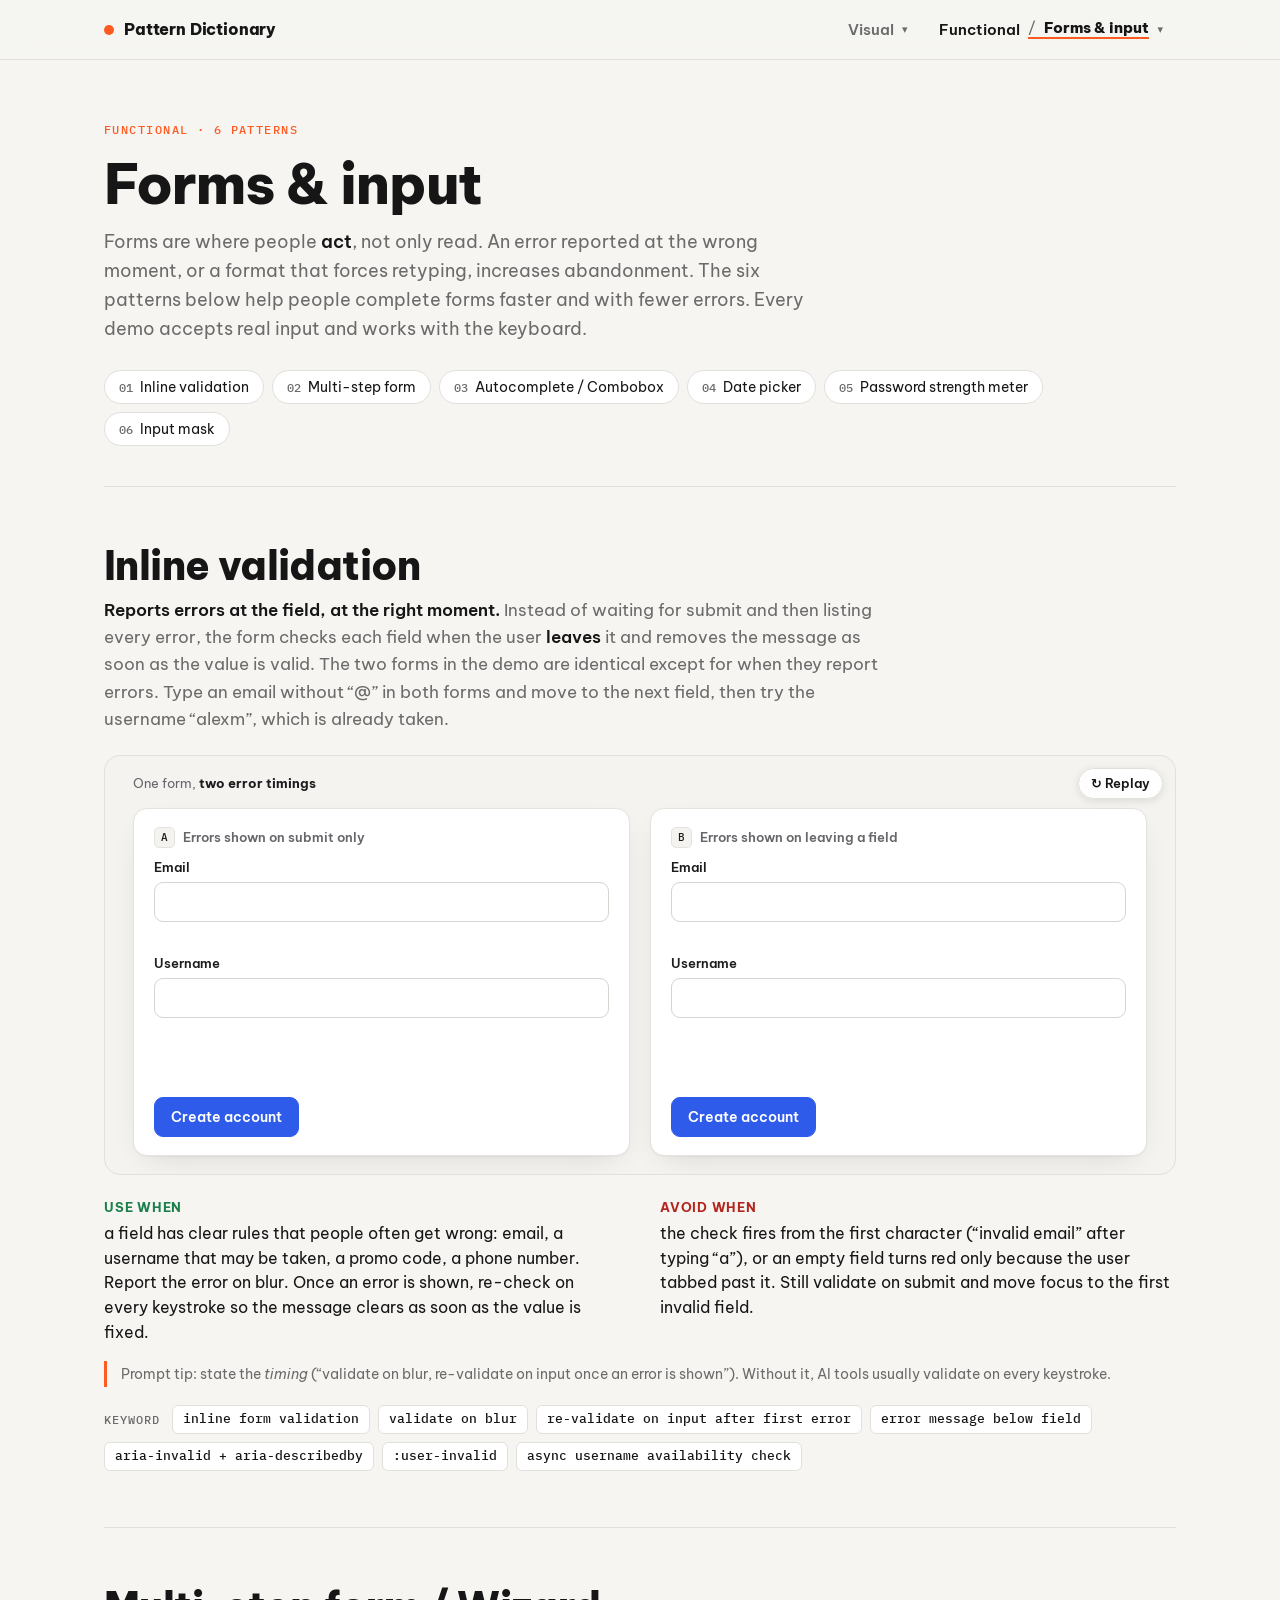
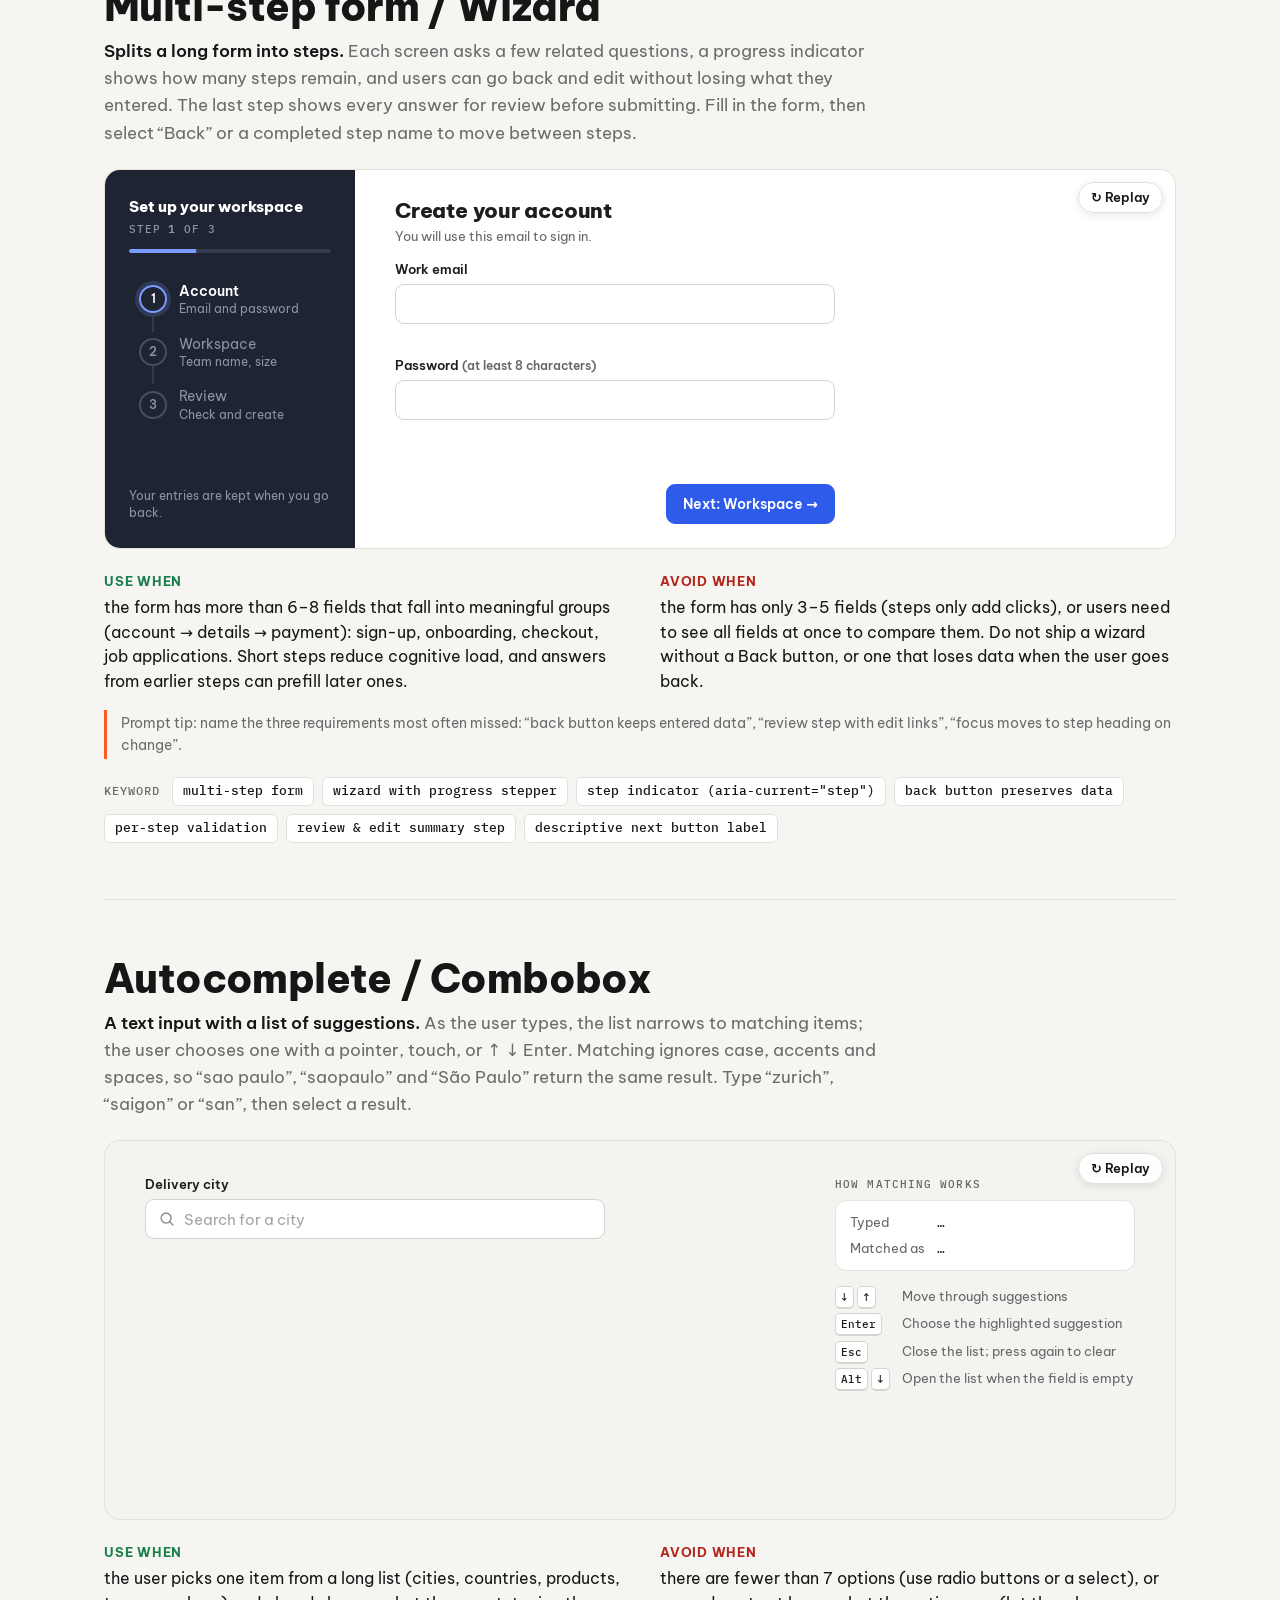
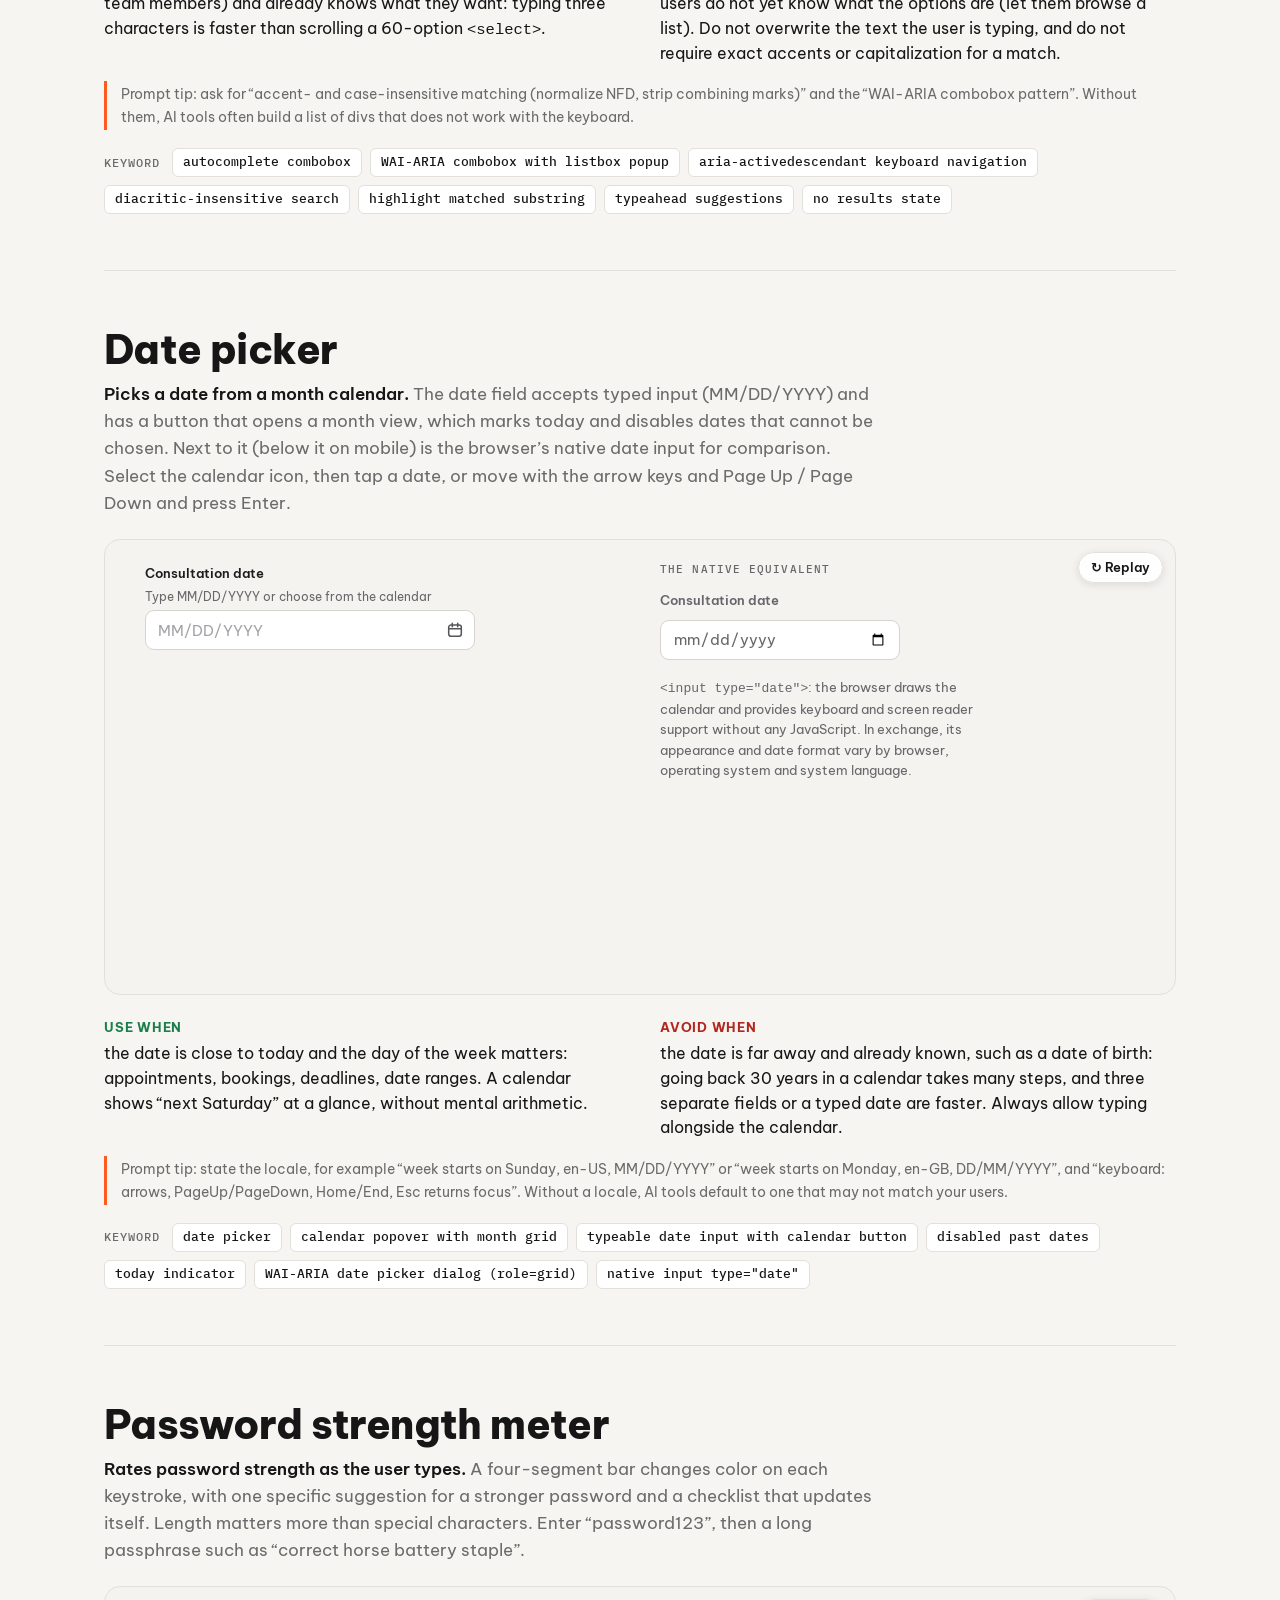
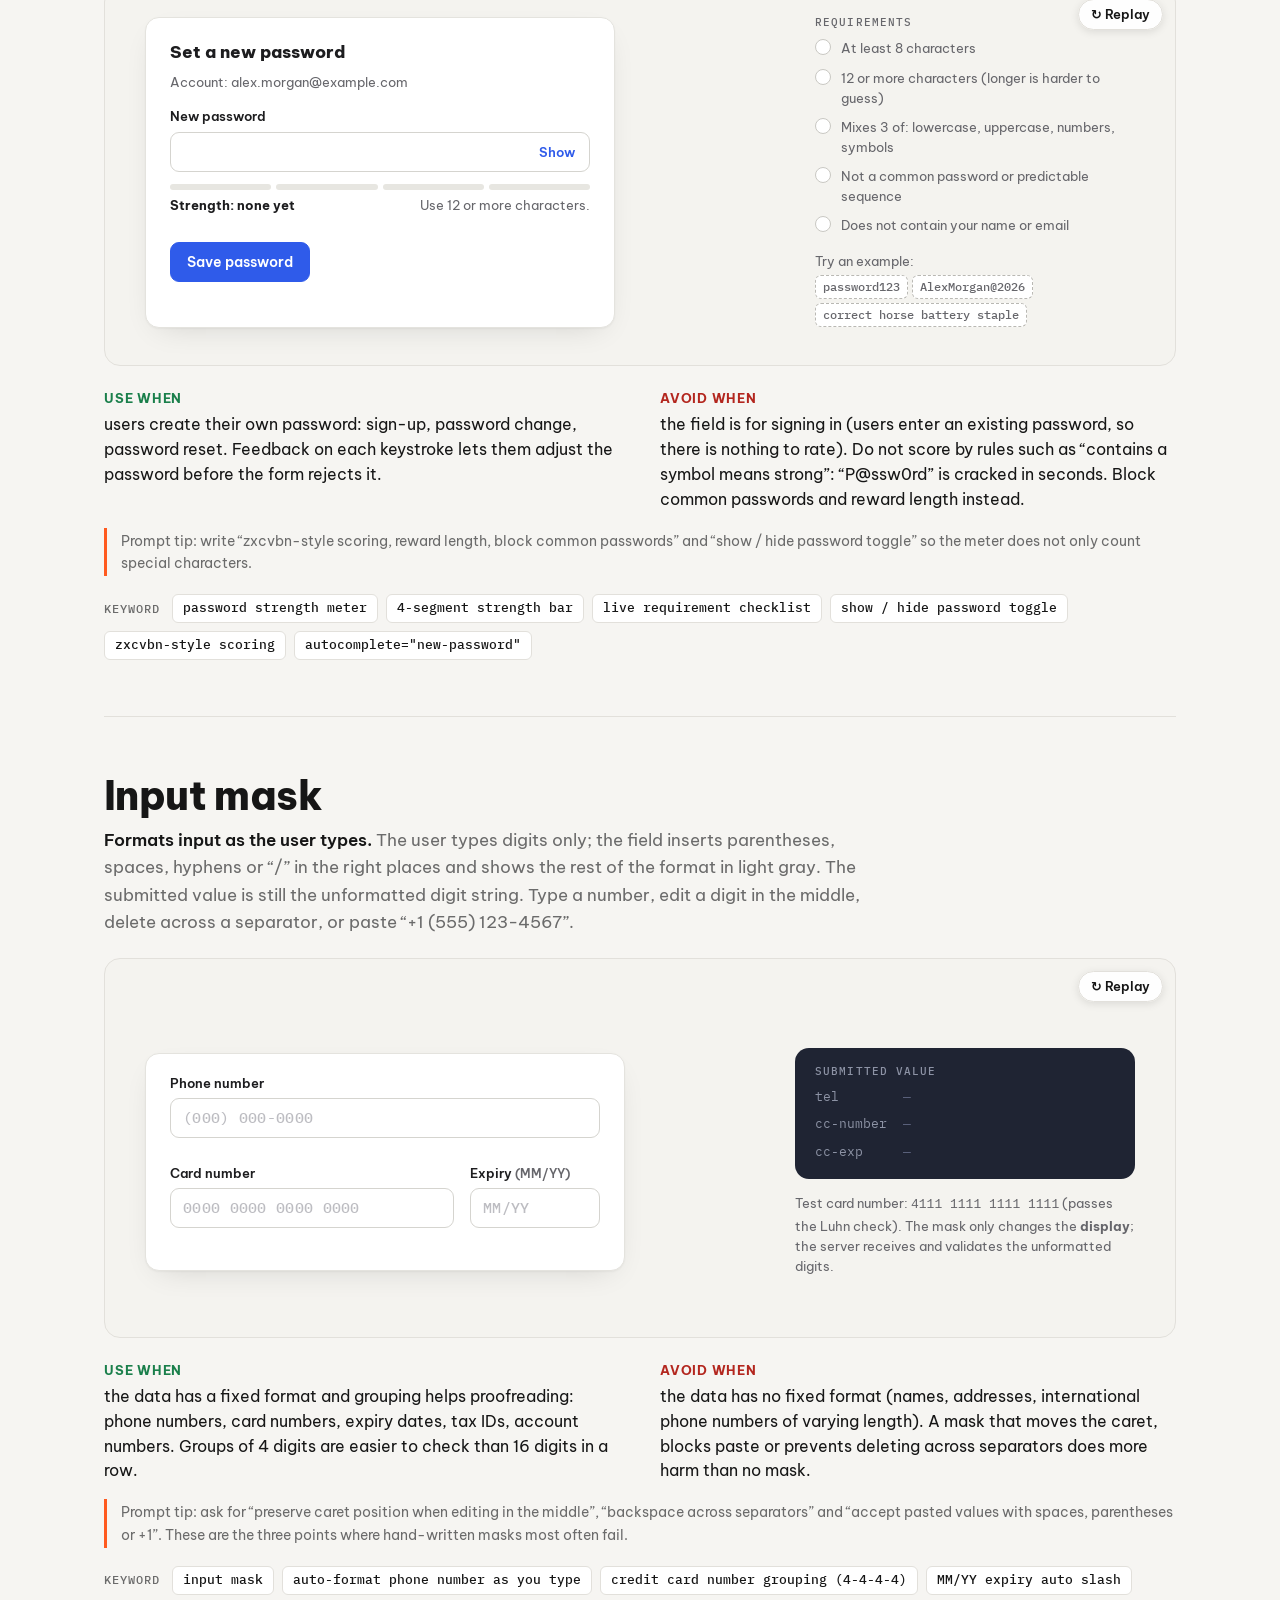
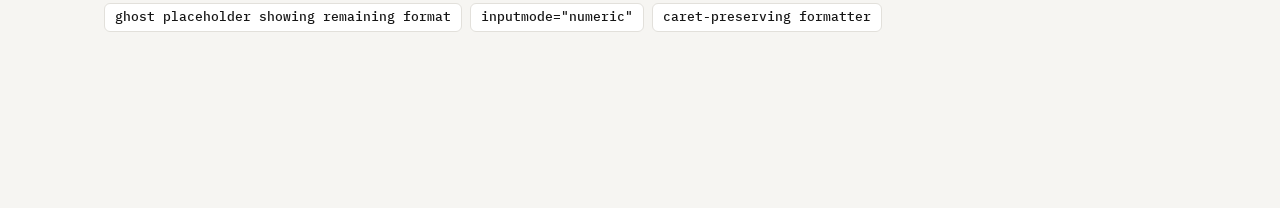
<file: forms.html>
<!doctype html>
<html lang="en">
<head>
<meta charset="utf-8">
<meta name="viewport" content="width=device-width,initial-scale=1">
<meta name="color-scheme" content="only light">
<title>Forms &amp; input — Pattern Dictionary</title>
<meta name="description" content="Six form and input patterns: inline validation, multi-step form, combobox, date picker, password strength meter and input mask, with demos that work with the keyboard.">
<meta property="og:type" content="article">
<meta property="og:site_name" content="Pattern Dictionary">
<meta property="og:title" content="Forms &amp; input — Pattern Dictionary">
<meta property="og:description" content="Six form and input patterns: inline validation, multi-step form, combobox, date picker, password strength meter and input mask, with demos that work with the keyboard.">
<meta property="og:url" content="https://epistex0.github.io/pattern-dictionary/forms.html">
<meta property="og:image" content="https://epistex0.github.io/pattern-dictionary/assets/og.png">
<meta name="twitter:card" content="summary_large_image">
<link rel="canonical" href="https://epistex0.github.io/pattern-dictionary/forms.html">
<meta name="theme-color" content="#f6f5f2">
<link rel="icon" href="data:image/svg+xml,%3Csvg xmlns='http://www.w3.org/2000/svg' viewBox='0 0 32 32'%3E%3Crect width='32' height='32' rx='9' fill='%23161616'/%3E%3Ccircle cx='16' cy='16' r='6.5' fill='%23ff5a1f'/%3E%3C/svg%3E">
<link rel="preconnect" href="https://fonts.googleapis.com">
<link rel="preconnect" href="https://fonts.gstatic.com" crossorigin>
<link href="https://fonts.googleapis.com/css2?family=Be+Vietnam+Pro:wght@400;600;800&family=IBM+Plex+Mono:wght@400;500&display=swap" rel="stylesheet">
<link rel="stylesheet" href="assets/dict.css">
<style>
/* reset inside demos only, zero specificity */
:where(.demo *){margin:0;padding:0}
:where(.demo) :where(button,input,select){font:inherit;color:inherit}
@media (prefers-reduced-motion:reduce){
  :where(.demo *),:where(.demo *)::before,:where(.demo *)::after{transition-duration:.01ms!important;animation-duration:.01ms!important;animation-iteration-count:1!important}
}

/* ===== shared parts for the 6 demos on this page ===== */
:where(#inline-validation,#multi-step-form,#autocomplete-combobox,#date-picker,#password-strength-meter,#input-mask) .demo{
  --p:#2f5bea;--p-soft:rgba(47,91,234,.16);--t:#1d1d1f;--t2:#66666b;--bd:#d5d4cf;--err:#c0341d;--ok:#1a7f4b;--surf:#f4f3ef;
  background:var(--surf);color:var(--t);font-size:14px;line-height:1.45}
:where(#inline-validation,#multi-step-form,#autocomplete-combobox,#date-picker,#password-strength-meter,#input-mask) .demo :is(.fld){display:grid;gap:5px}
:where(#inline-validation,#multi-step-form,#autocomplete-combobox,#date-picker,#password-strength-meter,#input-mask) .demo :is(.fld>label,.lab){font-size:13px;font-weight:600}
:where(#inline-validation,#multi-step-form,#autocomplete-combobox,#date-picker,#password-strength-meter,#input-mask) .demo .hint{font-size:12px;color:var(--t2)}
:where(#inline-validation,#multi-step-form,#autocomplete-combobox,#date-picker,#password-strength-meter,#input-mask) .demo .inp{display:block;width:100%;height:40px;border:1px solid var(--bd);border-radius:9px;background:#fff;padding:0 12px;font-size:14.5px;outline:none;transition:border-color .15s,box-shadow .15s,background-color .15s}
:where(#inline-validation,#multi-step-form,#autocomplete-combobox,#date-picker,#password-strength-meter,#input-mask) .demo .inp::placeholder{color:#a3a3a8}
:where(#inline-validation,#multi-step-form,#autocomplete-combobox,#date-picker,#password-strength-meter,#input-mask) .demo .inp:focus{border-color:var(--p);box-shadow:0 0 0 3px var(--p-soft)}
:where(#inline-validation,#multi-step-form,#autocomplete-combobox,#date-picker,#password-strength-meter,#input-mask) .demo .inp[aria-invalid=true]{border-color:var(--err);background-color:#fff7f5}
:where(#inline-validation,#multi-step-form,#autocomplete-combobox,#date-picker,#password-strength-meter,#input-mask) .demo .inp[aria-invalid=true]:focus{box-shadow:0 0 0 3px rgba(192,52,29,.16)}
:where(#inline-validation,#multi-step-form,#autocomplete-combobox,#date-picker,#password-strength-meter,#input-mask) .demo .err{min-height:17px;font-size:12.5px;line-height:1.35;color:var(--err);display:flex;gap:6px;align-items:flex-start}
:where(#inline-validation,#multi-step-form,#autocomplete-combobox,#date-picker,#password-strength-meter,#input-mask) .demo .err:not(:empty)::before{content:"!";flex:none;width:15px;height:15px;margin-top:1px;border-radius:50%;background:var(--err);color:#fff;font:800 10px/15px var(--sans);text-align:center}
:where(#inline-validation,#multi-step-form,#autocomplete-combobox,#date-picker,#password-strength-meter,#input-mask) .demo .btn{height:40px;padding:0 16px;border-radius:9px;border:1px solid var(--p);background:var(--p);color:#fff;font-weight:600;font-size:14px;cursor:pointer;white-space:nowrap;transition:filter .15s}
:where(#inline-validation,#multi-step-form,#autocomplete-combobox,#date-picker,#password-strength-meter,#input-mask) .demo .btn:hover{filter:brightness(1.08)}
:where(#inline-validation,#multi-step-form,#autocomplete-combobox,#date-picker,#password-strength-meter,#input-mask) .demo .btn.ghost{background:#fff;border-color:var(--bd);color:var(--t)}
:where(#inline-validation,#multi-step-form,#autocomplete-combobox,#date-picker,#password-strength-meter,#input-mask) .demo .btn.ghost:hover{filter:none;border-color:#9d9c97}
:where(#inline-validation,#multi-step-form,#autocomplete-combobox,#date-picker,#password-strength-meter,#input-mask) .demo :focus-visible{outline:2px solid var(--p);outline-offset:2px}
:where(#inline-validation,#multi-step-form,#autocomplete-combobox,#date-picker,#password-strength-meter,#input-mask) .demo .inp:focus-visible{outline:none}
:where(#inline-validation,#multi-step-form,#autocomplete-combobox,#date-picker,#password-strength-meter,#input-mask) .demo .card{background:#fff;border:1px solid #e4e3de;border-radius:14px;box-shadow:0 1px 2px rgba(0,0,0,.04),0 10px 30px -14px rgba(0,0,0,.16)}
:where(#inline-validation,#multi-step-form,#autocomplete-combobox,#date-picker,#password-strength-meter,#input-mask) .demo .sr{position:absolute;width:1px;height:1px;overflow:hidden;clip-path:inset(50%);white-space:nowrap}
:where(#inline-validation,#multi-step-form,#autocomplete-combobox,#date-picker,#password-strength-meter,#input-mask) .demo .side{font-size:13px;color:var(--t2);line-height:1.55}
:where(#inline-validation,#multi-step-form,#autocomplete-combobox,#date-picker,#password-strength-meter,#input-mask) .demo .side h4{font:500 11px/1 var(--mono);letter-spacing:.1em;text-transform:uppercase;color:var(--t2);margin-bottom:10px}
:where(#inline-validation,#multi-step-form,#autocomplete-combobox,#date-picker,#password-strength-meter,#input-mask) .demo kbd{font:500 11px/1 var(--mono);border:1px solid var(--bd);border-bottom-width:2px;border-radius:5px;padding:3px 5px;background:#fff;color:var(--t)}

/* ===== 1. Inline validation ===== */
#inline-validation .demo{height:420px}
#date-picker .demo{height:456px}
#inline-validation .demo .cmp{position:absolute;inset:0;display:grid;grid-template-columns:1fr 1fr;gap:20px;padding:52px 28px 18px}
#inline-validation .demo .cap{position:absolute;top:18px;left:28px;font-size:13px;color:var(--t2)}
#inline-validation .demo .cap b{color:var(--t)}
#inline-validation .demo form{position:relative;padding:18px 20px;display:flex;flex-direction:column;gap:10px}
#inline-validation .demo .tag{display:flex;align-items:center;gap:8px;font-size:12.5px;font-weight:600;color:var(--t2)}
#inline-validation .demo .tag i{font:500 11px/1 var(--mono);font-style:normal;background:var(--surf);border:1px solid #e4e3de;border-radius:5px;padding:4px 6px;color:var(--t)}
#inline-validation .demo .sum{display:flex;flex-wrap:wrap;align-items:baseline;gap:4px 10px;border:1px solid #f0c4ba;background:#fff4f1;border-radius:9px;padding:7px 12px;font-size:12.5px;color:var(--err);outline:none}
#inline-validation .demo .sum[hidden]{display:none}
#inline-validation .demo .sum b{font-size:13px;margin-right:auto}
#inline-validation .demo .sum a{color:var(--err)}
#inline-validation .demo .fld .box{position:relative}
#inline-validation .demo .fld.ok .inp{border-color:#9fd3b4;padding-right:36px}
#inline-validation .demo .fld.ok .box::after{content:"";position:absolute;right:12px;top:12px;width:16px;height:16px;border-radius:50%;background:var(--ok) url("data:image/svg+xml,%3Csvg xmlns='http://www.w3.org/2000/svg' viewBox='0 0 16 16'%3E%3Cpath d='M4.5 8.2l2.3 2.3 4.7-4.9' fill='none' stroke='%23fff' stroke-width='2' stroke-linecap='round' stroke-linejoin='round'/%3E%3C/svg%3E");animation:ivPop .25s cubic-bezier(.3,1.6,.5,1)}
#inline-validation .demo .fld.chk .box::after{content:"";position:absolute;right:12px;top:12px;width:16px;height:16px;border-radius:50%;border:2px solid #cfd6f5;border-top-color:var(--p);animation:ivSpin .7s linear infinite}
#inline-validation .demo .fld .note{min-height:17px;font-size:12.5px;line-height:1.35;color:var(--t2)}
#inline-validation .demo .fld .note:empty{display:none}
#inline-validation .demo .fld .note:not(:empty)+.err{display:none}
#inline-validation .demo form .btn{margin-top:auto;align-self:flex-start}
#inline-validation .demo .done{position:absolute;inset:0;border-radius:14px;background:#fff;display:none;flex-direction:column;align-items:center;justify-content:center;gap:8px;text-align:center;padding:20px}
#inline-validation .demo .done i{width:44px;height:44px;border-radius:50%;background:#e3f4ea;color:var(--ok);display:grid;place-items:center;font:800 22px/1 var(--sans);font-style:normal}
#inline-validation .demo .done b{font-size:16px}
#inline-validation .demo .done span{font-size:13px;color:var(--t2)}
#inline-validation .demo form.sent .done{display:flex;animation:ivFade .3s}
@keyframes ivPop{from{transform:scale(.3)}}
@keyframes ivSpin{to{transform:rotate(1turn)}}
@keyframes ivFade{from{opacity:0}}

/* ===== 2. Multi-step form ===== */
#multi-step-form .demo .wz{position:absolute;inset:0;display:grid;grid-template-columns:250px 1fr}
#multi-step-form .demo .rail{background:#1f2433;color:#c9cdd8;padding:26px 24px;display:flex;flex-direction:column}
#multi-step-form .demo .rail .ttl{font-weight:800;color:#fff;font-size:15px}
#multi-step-form .demo .rail .cnt{font:500 11px/1 var(--mono);letter-spacing:.08em;text-transform:uppercase;color:#8d93a5;margin-top:6px}
#multi-step-form .demo .rail .bar{height:4px;border-radius:2px;background:#353b4d;margin:14px 0 22px;overflow:hidden}
#multi-step-form .demo .rail .bar i{display:block;height:100%;background:#7c9bff;border-radius:2px;transform:scaleX(.3333);transform-origin:left;transition:transform .35s cubic-bezier(.2,.8,.2,1)}
#multi-step-form .demo .steps{list-style:none;display:grid;gap:4px;position:relative}
#multi-step-form .demo .steps li{position:relative}
#multi-step-form .demo .steps li:not(:last-child)::after{content:"";position:absolute;left:23px;top:38px;bottom:-8px;width:2px;background:#353b4d}
#multi-step-form .demo .steps li.done:not(:last-child)::after{background:#7c9bff}
#multi-step-form .demo .steps button{display:flex;align-items:center;gap:12px;width:100%;text-align:left;border:0;background:none;padding:6px 10px;border-radius:9px;color:#8d93a5;font-size:14px;cursor:pointer}
#multi-step-form .demo .steps button:disabled{cursor:default}
#multi-step-form .demo .steps button:not(:disabled):hover{background:rgba(255,255,255,.06);color:#fff}
#multi-step-form .demo .steps i{flex:none;width:28px;height:28px;border-radius:50%;border:2px solid #474e63;display:grid;place-items:center;font:600 12px/1 var(--sans);font-style:normal;transition:background .3s,border-color .3s}
#multi-step-form .demo .steps li.done i{background:#7c9bff;border-color:#7c9bff;color:#1f2433;font-size:0}
#multi-step-form .demo .steps li.done i::before{content:"✓";font-size:14px;font-weight:800}
#multi-step-form .demo .steps li[aria-current=step] button{color:#fff;font-weight:600}
#multi-step-form .demo .steps li[aria-current=step] i{border-color:#7c9bff;color:#fff;box-shadow:0 0 0 4px rgba(124,155,255,.18)}
#multi-step-form .demo .steps small{display:block;font-size:11.5px;font-weight:400;color:#8d93a5}
#multi-step-form .demo .rail .foot{margin-top:auto;font-size:12px;color:#8d93a5}
#multi-step-form .demo form{position:relative;padding:28px 40px 24px;display:flex;flex-direction:column;background:#fff;overflow:hidden}
#multi-step-form .demo .step{display:flex;flex-direction:column;gap:10px;max-width:440px}
#multi-step-form .demo .step[hidden]{display:none}
#multi-step-form .demo form[data-dir=fwd] .step{animation:wzIn .35s cubic-bezier(.2,.8,.2,1)}
#multi-step-form .demo form[data-dir=back] .step{animation:wzBack .35s cubic-bezier(.2,.8,.2,1)}
#multi-step-form .demo .step h3{font-size:21px;font-weight:800;letter-spacing:-.01em;line-height:1.2;outline:none}
#multi-step-form .demo .step h3+p{font-size:13px;color:var(--t2);margin-top:-6px;margin-bottom:4px}
#multi-step-form .demo fieldset{border:0;display:grid;gap:6px}
#multi-step-form .demo legend{font-size:13px;font-weight:600;margin-bottom:6px}
#multi-step-form .demo .seg{display:flex;gap:8px;flex-wrap:wrap}
#multi-step-form .demo .seg label{position:relative;cursor:pointer}
#multi-step-form .demo .seg input{position:absolute;opacity:0;inset:0;cursor:pointer}
#multi-step-form .demo .seg span{display:block;border:1px solid var(--bd);border-radius:9px;padding:9px 14px;font-size:13.5px;background:#fff;transition:border-color .15s,background .15s}
#multi-step-form .demo .seg input:checked+span{border-color:var(--p);background:#eef2ff;color:#1e3fae;font-weight:600}
#multi-step-form .demo .seg input:focus-visible+span{outline:2px solid var(--p);outline-offset:2px}
#multi-step-form .demo fieldset[aria-invalid=true] .seg span{border-color:#e7a597}
#multi-step-form .demo dl{display:grid;grid-template-columns:110px 1fr auto;gap:0 14px;border:1px solid #e8e7e2;border-radius:12px;overflow:hidden;font-size:13.5px}
#multi-step-form .demo dl>*{padding:10px 14px;border-top:1px solid #efeee9}
#multi-step-form .demo dl>:nth-child(-n+3){border-top:0}
#multi-step-form .demo dt{color:var(--t2)}
#multi-step-form .demo dd{font-weight:600;min-width:0;overflow:hidden;text-overflow:ellipsis;white-space:nowrap}
#multi-step-form .demo dl button{border:0;background:none;color:var(--p);font-weight:600;font-size:13px;cursor:pointer;padding:10px 14px}
#multi-step-form .demo .nav{display:flex;justify-content:space-between;gap:10px;margin-top:auto;padding-top:14px;max-width:440px}
#multi-step-form .demo .nav[hidden]{display:none}
#multi-step-form .demo .nav .back[hidden]{display:inline-block;visibility:hidden}
#multi-step-form .demo .done-v{display:flex;flex-direction:column;align-items:flex-start;gap:8px;margin:auto 0}
#multi-step-form .demo .done-v i{width:48px;height:48px;border-radius:50%;background:#e3f4ea;color:var(--ok);display:grid;place-items:center;font:800 24px/1 var(--sans);font-style:normal}
#multi-step-form .demo .done-v p{color:var(--t2);font-size:13.5px}
@keyframes wzIn{from{opacity:0;transform:translateX(18px)}}
@keyframes wzBack{from{opacity:0;transform:translateX(-18px)}}

/* ===== 3. Autocomplete / Combobox ===== */
#autocomplete-combobox .demo .ac{position:absolute;inset:0;display:grid;grid-template-columns:1fr 300px;gap:40px;padding:34px 40px}
#autocomplete-combobox .demo .main{display:flex;flex-direction:column;gap:5px;max-width:460px}
#autocomplete-combobox .demo .cb{position:relative}
#autocomplete-combobox .demo .cb .inp{padding-right:40px;background:#fff url("data:image/svg+xml,%3Csvg xmlns='http://www.w3.org/2000/svg' viewBox='0 0 20 20'%3E%3Ccircle cx='9' cy='9' r='5.5' fill='none' stroke='%2399999e' stroke-width='1.8'/%3E%3Cpath d='M13 13l3.5 3.5' stroke='%2399999e' stroke-width='1.8' stroke-linecap='round'/%3E%3C/svg%3E") no-repeat 12px 50%/18px;padding-left:38px}
#autocomplete-combobox .demo .clr{position:absolute;right:6px;top:6px;width:28px;height:28px;border:0;border-radius:7px;background:none;font-size:18px;line-height:1;color:var(--t2);cursor:pointer}
#autocomplete-combobox .demo .clr:hover{background:var(--surf)}
#autocomplete-combobox .demo [role=listbox]{position:absolute;z-index:5;left:0;right:0;top:calc(100% + 6px);max-height:232px;overflow-y:auto;list-style:none;background:#fff;border:1px solid #e1e0db;border-radius:11px;box-shadow:0 16px 40px -12px rgba(0,0,0,.22);padding:5px;scrollbar-width:thin}
#autocomplete-combobox .demo [role=option]{display:flex;align-items:baseline;gap:10px;padding:8px 10px;border-radius:7px;cursor:pointer;font-size:14px}
#autocomplete-combobox .demo [role=option] small{margin-left:auto;font-size:12px;color:var(--t2);white-space:nowrap}
#autocomplete-combobox .demo [role=option] mark{background:none;color:inherit;font-weight:800;text-decoration:underline;text-decoration-color:rgba(47,91,234,.45);text-decoration-thickness:2px;text-underline-offset:3px}
#autocomplete-combobox .demo [role=option]:hover{background:#f4f4f1}
#autocomplete-combobox .demo [role=option].act{background:#eef2ff;color:#1e3fae}
#autocomplete-combobox .demo [role=option][aria-selected=true]::after{content:"✓";color:var(--p);font-weight:800;margin-left:6px}
#autocomplete-combobox .demo .none{padding:12px 10px;color:var(--t2);font-size:13px}
#autocomplete-combobox .demo .picked{margin-top:8px;font-size:13px;color:var(--t2);min-height:20px}
#autocomplete-combobox .demo .picked b{color:var(--t)}
#autocomplete-combobox .demo .side{padding-top:4px}
#autocomplete-combobox .demo .mt{display:grid;grid-template-columns:auto 1fr;gap:6px 12px;align-items:baseline;background:#fff;border:1px solid #e4e3de;border-radius:11px;padding:12px 14px;margin-bottom:16px;font-size:12.5px}
#autocomplete-combobox .demo .mt code{font:500 13px/1.3 var(--mono);color:var(--t);word-break:break-all}
#autocomplete-combobox .demo .keys{display:grid;grid-template-columns:auto 1fr;gap:8px 12px;align-items:center;font-size:12.5px}

/* ===== 4. Date picker ===== */
#date-picker .demo .dp{position:absolute;inset:0;display:grid;grid-template-columns:1fr 1fr;gap:40px;padding:24px 40px}
#date-picker .demo .col{position:relative;display:flex;flex-direction:column;gap:5px;max-width:330px}
#date-picker .demo .field{position:relative}
#date-picker .demo .field .inp{padding-right:46px;font-variant-numeric:tabular-nums}
#date-picker .demo .cal-btn{position:absolute;right:4px;top:4px;width:32px;height:32px;border:0;border-radius:7px;background:none;display:grid;place-items:center;cursor:pointer;color:#55555a}
#date-picker .demo .cal-btn:hover,#date-picker .demo .cal-btn[aria-expanded=true]{background:#eef2ff;color:var(--p)}
#date-picker .demo .echo{font-size:12.5px;color:var(--ok);min-height:17px}
#date-picker .demo .echo:empty{display:none}
#date-picker .demo .echo:not(:empty)+.err{display:none}
#date-picker .demo .pop{position:absolute;z-index:5;left:0;top:94px;width:312px;padding:12px;background:#fff;border:1px solid #e1e0db;border-radius:14px;box-shadow:0 18px 46px -14px rgba(0,0,0,.28);transform-origin:top left;animation:dpIn .18s cubic-bezier(.2,.8,.2,1)}
#date-picker .demo .pop[hidden]{display:none}
#date-picker .demo .ph{display:flex;align-items:center;gap:6px;margin-bottom:6px}
#date-picker .demo .ph h4{flex:1;text-align:center;font-size:14px;font-weight:800}
#date-picker .demo .ph button{width:30px;height:30px;border:0;border-radius:8px;background:none;font-size:18px;line-height:1;cursor:pointer;color:var(--t)}
#date-picker .demo .ph button:hover{background:var(--surf)}
#date-picker .demo table{width:100%;border-collapse:collapse;table-layout:fixed}
#date-picker .demo th{font:600 11px/1 var(--sans);color:var(--t2);height:24px}
#date-picker .demo td{padding:1px;text-align:center}
#date-picker .demo td button{width:36px;height:29px;border:0;border-radius:8px;background:none;font-size:13px;cursor:pointer;font-variant-numeric:tabular-nums;color:var(--t)}
#date-picker .demo td button:hover{background:#f1f1ee}
#date-picker .demo td button.out{color:#b5b5b9}
#date-picker .demo td button[aria-disabled=true]{color:#c3c3c7;text-decoration:line-through;cursor:not-allowed}
#date-picker .demo td button[aria-current=date]{box-shadow:inset 0 0 0 1.5px var(--p);font-weight:700;color:var(--p)}
#date-picker .demo td[aria-selected=true] button{background:var(--p);color:#fff;font-weight:700}
#date-picker .demo td button:focus-visible{outline:2px solid var(--p);outline-offset:1px}
#date-picker .demo .pf{white-space:nowrap;gap:8px;display:flex;justify-content:space-between;align-items:center;margin-top:8px;padding-top:8px;border-top:1px solid #efeee9;font-size:11.5px;color:var(--t2)}
#date-picker .demo .pf button{border:0;background:none;color:var(--p);font-weight:600;font-size:12.5px;cursor:pointer;padding:4px 6px;border-radius:6px}
#date-picker .demo .nat{padding-top:0}
#date-picker .demo .nat .inp{max-width:240px;margin:5px 0 12px}
#date-picker .demo .nat p{max-width:330px}
@keyframes dpIn{from{opacity:0;transform:translateY(-6px) scale(.98)}}

/* ===== 5. Password strength meter ===== */
#password-strength-meter .demo .pw{position:absolute;inset:0;display:grid;grid-template-columns:1fr 320px;gap:40px;padding:30px 40px;align-items:start}
#password-strength-meter .demo form{padding:22px 24px;display:flex;flex-direction:column;gap:6px;max-width:470px}
#password-strength-meter .demo form h3{font-size:17px;font-weight:800;margin-bottom:2px}
#password-strength-meter .demo form h3+p{font-size:12.5px;color:var(--t2);margin-bottom:10px}
#password-strength-meter .demo .box{position:relative}
#password-strength-meter .demo .box .inp{padding-right:84px;font-size:15px}
#password-strength-meter .demo .eye{position:absolute;right:5px;top:5px;height:30px;padding:0 10px;border:0;border-radius:7px;background:none;font-size:12.5px;font-weight:600;color:var(--p);cursor:pointer}
#password-strength-meter .demo .eye:hover{background:#eef2ff}
#password-strength-meter .demo .meter{display:grid;grid-template-columns:repeat(4,1fr);gap:5px;margin-top:6px}
#password-strength-meter .demo .meter i{height:6px;border-radius:3px;background:#e7e6e1;transition:background .3s}
#password-strength-meter .demo .meter[data-l="1"] i:nth-child(-n+1){background:#d4442b}
#password-strength-meter .demo .meter[data-l="2"] i:nth-child(-n+2){background:#e58a1f}
#password-strength-meter .demo .meter[data-l="3"] i:nth-child(-n+3){background:#7fae2e}
#password-strength-meter .demo .meter[data-l="4"] i{background:var(--ok)}
#password-strength-meter .demo .lvl{display:flex;justify-content:space-between;gap:12px;font-size:12.5px;color:var(--t2);min-height:36px}
#password-strength-meter .demo .lvl b{font-weight:700;color:var(--t);white-space:nowrap}
#password-strength-meter .demo .lvl b[data-l="1"]{color:#c0341d}
#password-strength-meter .demo .lvl b[data-l="2"]{color:#b8650c}
#password-strength-meter .demo .lvl b[data-l="3"]{color:#4d7a12}
#password-strength-meter .demo .lvl b[data-l="4"]{color:var(--ok)}
#password-strength-meter .demo .lvl span{text-align:right}
#password-strength-meter .demo form .btn{align-self:flex-start;margin-top:4px}
#password-strength-meter .demo .res{font-size:12.5px;min-height:17px}
#password-strength-meter .demo .res.okm{color:var(--ok)}
#password-strength-meter .demo .res.bad{color:var(--err)}
#password-strength-meter .demo .rules{list-style:none;display:grid;gap:9px;font-size:13px}
#password-strength-meter .demo .rules li{display:flex;gap:10px;align-items:flex-start;color:var(--t2);transition:color .2s}
#password-strength-meter .demo .rules li::before{content:"";flex:none;width:16px;height:16px;margin-top:1px;border-radius:50%;border:1.5px solid #c9c8c3;background:#fff;transition:background .2s,border-color .2s}
#password-strength-meter .demo .rules li.on{color:var(--t)}
#password-strength-meter .demo .rules li.on::before{border-color:var(--ok);background:var(--ok) url("data:image/svg+xml,%3Csvg xmlns='http://www.w3.org/2000/svg' viewBox='0 0 16 16'%3E%3Cpath d='M4.5 8.2l2.3 2.3 4.7-4.9' fill='none' stroke='%23fff' stroke-width='2' stroke-linecap='round' stroke-linejoin='round'/%3E%3C/svg%3E") center/100%}
#password-strength-meter .demo .rules li.no{color:var(--err)}
#password-strength-meter .demo .rules li.no::before{border-color:var(--err);background:var(--err) url("data:image/svg+xml,%3Csvg xmlns='http://www.w3.org/2000/svg' viewBox='0 0 16 16'%3E%3Cpath d='M5.5 5.5l5 5M10.5 5.5l-5 5' stroke='%23fff' stroke-width='1.8' stroke-linecap='round'/%3E%3C/svg%3E") center/100%}
#password-strength-meter .demo .try{margin-top:16px;font-size:12.5px}
#password-strength-meter .demo .try button{font:500 12px/1 var(--mono);border:1px dashed #b9b8b3;background:#fff;border-radius:6px;padding:5px 7px;margin:4px 4px 0 0;cursor:pointer}
#password-strength-meter .demo .try button:hover{border-color:var(--p);color:var(--p)}

/* ===== 6. Input mask ===== */
#input-mask .demo .im{position:absolute;inset:0;display:grid;grid-template-columns:1fr 340px;gap:40px;padding:56px 40px 28px;align-items:center}
#input-mask .demo form{padding:20px 24px;display:grid;grid-template-columns:1fr 130px;gap:4px 16px;max-width:480px}
#input-mask .demo .fld.wide{grid-column:1/-1}
#input-mask .demo .box{position:relative}
#input-mask .demo .box .inp,#input-mask .demo .ghost{font:500 15px/40px var(--mono);letter-spacing:.02em;font-variant-numeric:tabular-nums}
#input-mask .demo .box .inp{background:transparent;position:relative;z-index:1}
#input-mask .demo .ghost{position:absolute;inset:0;padding:0 13px;color:#bdbdc2;white-space:pre;pointer-events:none;background:#fff;border-radius:9px}
#input-mask .demo .ghost i{font-style:normal;color:transparent}
#input-mask .demo .inp[aria-invalid=true]~.ghost{background:#fff7f5}
#input-mask .demo .fld .hint{order:-1}
#input-mask .demo .raw{background:#1f2433;color:#c9cdd8;border-radius:14px;padding:18px 20px;font:400 13px/1.5 var(--mono)}
#input-mask .demo .raw h4{color:#8d93a5}
#input-mask .demo .raw dl{display:grid;grid-template-columns:auto 1fr;gap:8px 16px}
#input-mask .demo .raw dt{color:#8d93a5}
#input-mask .demo .raw dd{color:#fff;word-break:break-all}
#input-mask .demo .raw dd:empty::before{content:"—";color:#59607a}
#input-mask .demo .raw dd.v::after{content:" ✓";color:#7ee0a5}
#input-mask .demo .side>p{margin-top:14px}

/* ===== narrow screens ===== */
@media (max-width:760px){
  :where(#inline-validation,#multi-step-form,#autocomplete-combobox,#date-picker,#password-strength-meter,#input-mask) .demo{height:auto;min-height:380px}
  #inline-validation .demo .cmp,#autocomplete-combobox .demo .ac,#date-picker .demo .dp,#password-strength-meter .demo .pw,#input-mask .demo .im{position:relative;grid-template-columns:1fr;padding:56px 16px 20px;gap:20px}
  #inline-validation .demo .cap{left:16px;right:120px}
  #inline-validation .demo form{min-height:300px}
  #multi-step-form .demo .wz{position:relative;grid-template-columns:1fr}
  #multi-step-form .demo .rail{padding:18px 16px}
  #multi-step-form .demo .rail :is(.ttl,.cnt){padding-right:110px}
  #multi-step-form .demo .steps{grid-template-columns:repeat(3,auto);justify-content:start}
  #multi-step-form .demo .steps small,#multi-step-form .demo .steps li::after,#multi-step-form .demo .rail .foot{display:none}
  #multi-step-form .demo .steps button{padding:6px 4px;font-size:12.5px;gap:6px}
  #multi-step-form .demo form{padding:22px 16px;min-height:340px}
  #multi-step-form .demo dl{grid-template-columns:90px 1fr auto}
  #inline-validation .demo,#date-picker .demo{height:auto}
  #autocomplete-combobox .demo .main{min-height:300px}
  #date-picker .demo .pop{width:auto;right:0}
  #date-picker .demo .col:has(>.pop:not([hidden])){min-height:430px}
  #input-mask .demo .im{align-items:start}
  #input-mask .demo form{grid-template-columns:1fr 1fr}
  #input-mask .demo .fld:has(#im-cc){grid-column:1/-1}
}
/* ===== narrow screens: text >=12px, tap targets >=32px (last, so it overrides per-demo rules) ===== */
@media (max-width:760px){
  :where(#inline-validation,#multi-step-form,#autocomplete-combobox,#date-picker,#password-strength-meter,#input-mask) .demo :is(.side h4,kbd){font-size:12px}
  #inline-validation .demo .tag i{font-size:12px}
  #inline-validation .demo .sum a{display:inline-flex;align-items:center;min-height:32px}
  #multi-step-form .demo .rail .cnt{font-size:12px}
  #autocomplete-combobox .demo .clr{width:32px;height:32px;top:4px;right:4px}
  #autocomplete-combobox .demo .keys{gap:10px 12px}
  #date-picker .demo th{font-size:12px}
  #date-picker .demo td button{width:100%;height:36px;font-size:14px}
  #date-picker .demo .ph button{width:36px;height:36px}
  #date-picker .demo .pf{font-size:12px}
  #date-picker .demo .pf button{min-height:32px;padding:4px 8px}
  #date-picker .demo .col:has(>.pop:not([hidden])){min-height:480px}
  #password-strength-meter .demo .eye{height:32px;top:4px}
  #password-strength-meter .demo .try button{min-height:34px;padding:8px 10px}
  #multi-step-form .demo .wz{grid-template-columns:minmax(0,1fr)}
}
/* ===== very narrow screens (<380px): fit the 3-step rail in ~294px ===== */
@media (max-width:379px){
  #multi-step-form .demo .steps{gap:2px}
  #multi-step-form .demo .steps button{padding:6px 2px;gap:4px}
}
</style>
</head>
<body>
<nav class="dnav"></nav>

<main class="wrap">
<header class="head">
  <h1>Forms &amp; input</h1>
  <p>Forms are where people <b>act</b>, not only read. An error reported at the wrong moment, or a format that forces retyping, increases abandonment. The six patterns below help people complete forms faster and with fewer errors. Every demo accepts real input and works with the keyboard.</p>
</header>

<!-- 1 -->
<article class="pattern" id="inline-validation">
  <h2>Inline validation</h2>
  <p class="vi"><b>Reports errors at the field, at the right moment.</b> Instead of waiting for submit and then listing every error, the form checks each field when the user <b>leaves</b> it and removes the message as soon as the value is valid. The two forms in the demo are identical except for when they report errors. Type an email without “@” in both forms and move to the next field, then try the username “alexm”, which is already taken.</p>
  <div class="demo">
    <p class="cap">One form, <b>two error timings</b></p>
    <div class="cmp">
      <form class="card" data-mode="submit" novalidate>
        <p class="tag"><i>A</i>Errors shown on submit only</p>
        <div class="sum" tabindex="-1" role="alert" hidden></div>
        <div class="fld"><label for="iv-a-email">Email</label><div class="box"><input class="inp" id="iv-a-email" name="email" type="email" autocomplete="email" spellcheck="false" aria-describedby="iv-a-email-err"></div><p class="err" id="iv-a-email-err"></p></div>
        <div class="fld"><label for="iv-a-user">Username</label><div class="box"><input class="inp" id="iv-a-user" name="user" type="text" autocomplete="username" autocapitalize="none" spellcheck="false" aria-describedby="iv-a-user-err"></div><p class="err" id="iv-a-user-err"></p></div>
        <button class="btn">Create account</button>
        <div class="done" role="status"><i>✓</i><b>Account created</b><span></span></div>
      </form>
      <form class="card" data-mode="live" novalidate>
        <p class="tag"><i>B</i>Errors shown on leaving a field</p>
        <div class="fld"><label for="iv-b-email">Email</label><div class="box"><input class="inp" id="iv-b-email" name="email" type="email" autocomplete="email" spellcheck="false" aria-describedby="iv-b-email-err"></div><p class="note" aria-live="polite"></p><p class="err" id="iv-b-email-err" aria-live="polite"></p></div>
        <div class="fld"><label for="iv-b-user">Username</label><div class="box"><input class="inp" id="iv-b-user" name="user" type="text" autocomplete="username" autocapitalize="none" spellcheck="false" aria-describedby="iv-b-user-err"></div><p class="note" aria-live="polite"></p><p class="err" id="iv-b-user-err" aria-live="polite"></p></div>
        <button class="btn">Create account</button>
        <div class="done" role="status"><i>✓</i><b>Account created</b><span></span></div>
      </form>
    </div>
    <button class="replay">↻ Replay</button>
  </div>
  <div class="notes">
    <p class="use"><b>Use when</b>a field has clear rules that people often get wrong: email, a username that may be taken, a promo code, a phone number. Report the error on blur. Once an error is shown, re-check on every keystroke so the message clears as soon as the value is fixed.</p>
    <p class="avoid"><b>Avoid when</b>the check fires from the first character (“invalid email” after typing “a”), or an empty field turns red only because the user tabbed past it. Still validate on submit and move focus to the first invalid field.</p>
    <p class="tip">Prompt tip: state the <i>timing</i> (“validate on blur, re-validate on input once an error is shown”). Without it, AI tools usually validate on every keystroke.</p>
  </div>
  <div class="kw"><button>inline form validation</button><button>validate on blur</button><button>re-validate on input after first error</button><button>error message below field</button><button>aria-invalid + aria-describedby</button><button>:user-invalid</button><button>async username availability check</button></div>
</article>

<!-- 2 -->
<article class="pattern" id="multi-step-form" data-toc="Multi-step form">
  <h2>Multi-step form / Wizard</h2>
  <p class="vi"><b>Splits a long form into steps.</b> Each screen asks a few related questions, a progress indicator shows how many steps remain, and users can go back and edit without losing what they entered. The last step shows every answer for review before submitting. Fill in the form, then select “Back” or a completed step name to move between steps.</p>
  <div class="demo">
    <div class="wz">
      <div class="rail">
        <p class="ttl">Set up your workspace</p>
        <p class="cnt">Step <b>1</b> of 3</p>
        <div class="bar" aria-hidden="true"><i></i></div>
        <ol class="steps" aria-label="Steps">
          <li aria-current="step"><button type="button" data-go="0" disabled><i>1</i><span>Account<small>Email and password</small></span></button></li>
          <li><button type="button" data-go="1" disabled><i>2</i><span>Workspace<small>Team name, size</small></span></button></li>
          <li><button type="button" data-go="2" disabled><i>3</i><span>Review<small>Check and create</small></span></button></li>
        </ol>
        <p class="foot">Your entries are kept when you go back.</p>
      </div>
      <form novalidate>
        <section class="step" data-i="0">
          <h3 tabindex="-1">Create your account</h3>
          <p>You will use this email to sign in.</p>
          <div class="fld"><label for="wz-email">Work email</label><input class="inp" id="wz-email" name="email" type="email" autocomplete="email" spellcheck="false" enterkeyhint="next" aria-describedby="wz-email-err"><p class="err" id="wz-email-err"></p></div>
          <div class="fld"><label for="wz-pw">Password <span class="hint">(at least 8 characters)</span></label><input class="inp" id="wz-pw" name="pw" type="password" autocomplete="new-password" minlength="8" enterkeyhint="next" aria-describedby="wz-pw-err"><p class="err" id="wz-pw-err"></p></div>
        </section>
        <section class="step" data-i="1" hidden>
          <h3 tabindex="-1">Your workspace</h3>
          <p>You can rename it and invite people later.</p>
          <div class="fld"><label for="wz-team">Team name</label><input class="inp" id="wz-team" name="team" type="text" autocomplete="organization" placeholder="For example: Design Team" enterkeyhint="next" aria-describedby="wz-team-err"><p class="err" id="wz-team-err"></p></div>
          <fieldset class="fld" aria-describedby="wz-size-err"><legend>Team size</legend>
            <div class="seg">
              <label><input type="radio" name="size" value="Just me"><span>Just me</span></label>
              <label><input type="radio" name="size" value="2–10 people"><span>2–10 people</span></label>
              <label><input type="radio" name="size" value="More than 10"><span>More than 10</span></label>
            </div><p class="err" id="wz-size-err"></p></fieldset>
        </section>
        <section class="step" data-i="2" hidden>
          <h3 tabindex="-1">Review your details</h3>
          <p>Select “Edit” to return to that step.</p>
          <dl>
            <dt>Email</dt><dd data-k="email"></dd><button type="button" data-go="0" aria-label="Edit email">Edit</button>
            <dt>Password</dt><dd data-k="pw"></dd><button type="button" data-go="0" aria-label="Edit password">Edit</button>
            <dt>Team name</dt><dd data-k="team"></dd><button type="button" data-go="1" aria-label="Edit team name">Edit</button>
            <dt>Team size</dt><dd data-k="size"></dd><button type="button" data-go="1" aria-label="Edit team size">Edit</button>
          </dl>
        </section>
        <section class="step done-v" data-i="3" hidden>
          <i>✓</i><h3 tabindex="-1">Created “<span data-k="team"></span>”</h3><p>Next: invite teammates to the workspace.</p>
        </section>
        <div class="nav"><button type="button" class="btn ghost back" hidden>← Back</button><button class="btn next">Next: Workspace →</button></div>
        <p class="sr live" role="status"></p>
      </form>
    </div>
    <button class="replay">↻ Replay</button>
  </div>
  <div class="notes">
    <p class="use"><b>Use when</b>the form has more than 6–8 fields that fall into meaningful groups (account → details → payment): sign-up, onboarding, checkout, job applications. Short steps reduce cognitive load, and answers from earlier steps can prefill later ones.</p>
    <p class="avoid"><b>Avoid when</b>the form has only 3–5 fields (steps only add clicks), or users need to see all fields at once to compare them. Do not ship a wizard without a Back button, or one that loses data when the user goes back.</p>
    <p class="tip">Prompt tip: name the three requirements most often missed: “back button keeps entered data”, “review step with edit links”, “focus moves to step heading on change”.</p>
  </div>
  <div class="kw"><button>multi-step form</button><button>wizard with progress stepper</button><button>step indicator (aria-current="step")</button><button>back button preserves data</button><button>per-step validation</button><button>review &amp; edit summary step</button><button>descriptive next button label</button></div>
</article>

<!-- 3 -->
<article class="pattern" id="autocomplete-combobox" data-toc="Autocomplete / Combobox">
  <h2>Autocomplete / Combobox</h2>
  <p class="vi"><b>A text input with a list of suggestions.</b> As the user types, the list narrows to matching items; the user chooses one with a pointer, touch, or ↑ ↓ Enter. Matching ignores case, accents and spaces, so “sao paulo”, “saopaulo” and “São Paulo” return the same result. Type “zurich”, “saigon” or “san”, then select a result.</p>
  <div class="demo">
    <div class="ac">
      <div class="main">
        <label class="lab" for="cb-in" id="cb-lab">Delivery city</label>
        <div class="cb">
          <input id="cb-in" class="inp" type="text" role="combobox" aria-autocomplete="list" aria-expanded="false" aria-controls="cb-list" autocomplete="off" spellcheck="false" placeholder="Search for a city">
          <button type="button" class="clr" aria-label="Clear city" hidden>×</button>
          <ul id="cb-list" role="listbox" aria-labelledby="cb-lab" hidden></ul>
        </div>
        <p class="picked" aria-live="polite"></p>
        <p class="sr cnt" role="status"></p>
      </div>
      <div class="side">
        <h4>How matching works</h4>
        <div class="mt"><span>Typed</span><code class="q1">…</code><span>Matched as</span><code class="q2">…</code></div>
        <div class="keys"><span><kbd>↓</kbd> <kbd>↑</kbd></span><span>Move through suggestions</span><span><kbd>Enter</kbd></span><span>Choose the highlighted suggestion</span><span><kbd>Esc</kbd></span><span>Close the list; press again to clear</span><span><kbd>Alt</kbd> <kbd>↓</kbd></span><span>Open the list when the field is empty</span></div>
      </div>
    </div>
    <button class="replay">↻ Replay</button>
  </div>
  <div class="notes">
    <p class="use"><b>Use when</b>the user picks one item from a long list (cities, countries, products, team members) and already knows what they want: typing three characters is faster than scrolling a 60-option <code>&lt;select&gt;</code>.</p>
    <p class="avoid"><b>Avoid when</b>there are fewer than 7 options (use radio buttons or a select), or users do not yet know what the options are (let them browse a list). Do not overwrite the text the user is typing, and do not require exact accents or capitalization for a match.</p>
    <p class="tip">Prompt tip: ask for “accent- and case-insensitive matching (normalize NFD, strip combining marks)” and the “WAI-ARIA combobox pattern”. Without them, AI tools often build a list of divs that does not work with the keyboard.</p>
  </div>
  <div class="kw"><button>autocomplete combobox</button><button>WAI-ARIA combobox with listbox popup</button><button>aria-activedescendant keyboard navigation</button><button>diacritic-insensitive search</button><button>highlight matched substring</button><button>typeahead suggestions</button><button>no results state</button></div>
</article>

<!-- 4 -->
<article class="pattern" id="date-picker">
  <h2>Date picker</h2>
  <p class="vi"><b>Picks a date from a month calendar.</b> The date field accepts typed input (MM/DD/YYYY) and has a button that opens a month view, which marks today and disables dates that cannot be chosen. Next to it (below it on mobile) is the browser’s native date input for comparison. Select the calendar icon, then tap a date, or move with the arrow keys and Page Up / Page Down and press Enter.</p>
  <div class="demo">
    <div class="dp">
      <div class="col">
        <label class="lab" for="dp-in">Consultation date</label>
        <p class="hint" id="dp-hint">Type MM/DD/YYYY or choose from the calendar</p>
        <div class="field">
          <input id="dp-in" class="inp" type="text" inputmode="numeric" autocomplete="off" placeholder="MM/DD/YYYY" aria-describedby="dp-hint dp-err">
          <button type="button" class="cal-btn" aria-label="Choose date from calendar" aria-haspopup="dialog" aria-expanded="false" aria-controls="dp-pop"><svg width="18" height="18" viewBox="0 0 20 20" fill="none" stroke="currentColor" stroke-width="1.7" aria-hidden="true"><rect x="3" y="4.5" width="14" height="12.5" rx="2.5"/><path d="M3 8.5h14M7 2.5v4M13 2.5v4" stroke-linecap="round"/></svg></button>
        </div>
        <p class="echo" aria-live="polite"></p>
        <p class="err" id="dp-err" aria-live="polite"></p>
        <div class="pop" id="dp-pop" role="dialog" aria-label="Choose consultation date" hidden>
          <div class="ph"><button type="button" class="prev" aria-label="Previous month">‹</button><h4 id="dp-month" aria-live="polite"></h4><button type="button" class="next" aria-label="Next month">›</button></div>
          <table role="grid" aria-labelledby="dp-month">
            <thead><tr><th scope="col" abbr="Sunday">Su</th><th scope="col" abbr="Monday">Mo</th><th scope="col" abbr="Tuesday">Tu</th><th scope="col" abbr="Wednesday">We</th><th scope="col" abbr="Thursday">Th</th><th scope="col" abbr="Friday">Fr</th><th scope="col" abbr="Saturday">Sa</th></tr></thead>
            <tbody></tbody>
          </table>
          <div class="pf"><span>Past dates unavailable</span><span><button type="button" class="today">Today</button><button type="button" class="close">Close</button></span></div>
        </div>
      </div>
      <div class="col side nat">
        <h4>The native equivalent</h4>
        <label class="lab" for="dp-nat">Consultation date</label>
        <input id="dp-nat" class="inp" type="date">
        <p><code>&lt;input type="date"&gt;</code>: the browser draws the calendar and provides keyboard and screen reader support without any JavaScript. In exchange, its appearance and date format vary by browser, operating system and system language.</p>
      </div>
    </div>
    <button class="replay">↻ Replay</button>
  </div>
  <div class="notes">
    <p class="use"><b>Use when</b>the date is close to today and the day of the week matters: appointments, bookings, deadlines, date ranges. A calendar shows “next Saturday” at a glance, without mental arithmetic.</p>
    <p class="avoid"><b>Avoid when</b>the date is far away and already known, such as a date of birth: going back 30 years in a calendar takes many steps, and three separate fields or a typed date are faster. Always allow typing alongside the calendar.</p>
    <p class="tip">Prompt tip: state the locale, for example “week starts on Sunday, en-US, MM/DD/YYYY” or “week starts on Monday, en-GB, DD/MM/YYYY”, and “keyboard: arrows, PageUp/PageDown, Home/End, Esc returns focus”. Without a locale, AI tools default to one that may not match your users.</p>
  </div>
  <div class="kw"><button>date picker</button><button>calendar popover with month grid</button><button>typeable date input with calendar button</button><button>disabled past dates</button><button>today indicator</button><button>WAI-ARIA date picker dialog (role=grid)</button><button>native input type="date"</button></div>
</article>

<!-- 5 -->
<article class="pattern" id="password-strength-meter" data-toc="Password strength meter">
  <h2>Password strength meter</h2>
  <p class="vi"><b>Rates password strength as the user types.</b> A four-segment bar changes color on each keystroke, with one specific suggestion for a stronger password and a checklist that updates itself. Length matters more than special characters. Enter “password123”, then a long passphrase such as “correct horse battery staple”.</p>
  <div class="demo">
    <div class="pw">
      <form class="card" novalidate>
        <h3>Set a new password</h3>
        <p>Account: alex.morgan@example.com</p>
        <input class="sr" type="email" name="username" autocomplete="username" value="alex.morgan@example.com" tabindex="-1" aria-hidden="true">
        <label class="lab" for="pw-in">New password</label>
        <div class="box">
          <input id="pw-in" class="inp" type="password" autocomplete="new-password" spellcheck="false" aria-describedby="pw-lvl pw-rules">
          <button type="button" class="eye" aria-pressed="false" aria-label="Show password">Show</button>
        </div>
        <div class="meter" data-l="0" aria-hidden="true"><i></i><i></i><i></i><i></i></div>
        <p class="lvl"><b id="pw-lvl" aria-live="polite">Strength: none yet</b><span class="sug">Use 12 or more characters.</span></p>
        <button class="btn">Save password</button>
        <p class="res" aria-live="polite"></p>
      </form>
      <div class="side">
        <h4>Requirements</h4>
        <ul class="rules" id="pw-rules">
          <li data-r="len8">At least 8 characters</li>
          <li data-r="len12">12 or more characters (longer is harder to guess)</li>
          <li data-r="mix">Mixes 3 of: lowercase, uppercase, numbers, symbols</li>
          <li data-r="common">Not a common password or predictable sequence</li>
          <li data-r="name">Does not contain your name or email</li>
        </ul>
        <div class="try">Try an example:<br><button type="button">password123</button><button type="button">AlexMorgan@2026</button><button type="button">correct horse battery staple</button></div>
      </div>
    </div>
    <button class="replay">↻ Replay</button>
  </div>
  <div class="notes">
    <p class="use"><b>Use when</b>users create their own password: sign-up, password change, password reset. Feedback on each keystroke lets them adjust the password before the form rejects it.</p>
    <p class="avoid"><b>Avoid when</b>the field is for signing in (users enter an existing password, so there is nothing to rate). Do not score by rules such as “contains a symbol means strong”: “P@ssw0rd” is cracked in seconds. Block common passwords and reward length instead.</p>
    <p class="tip">Prompt tip: write “zxcvbn-style scoring, reward length, block common passwords” and “show / hide password toggle” so the meter does not only count special characters.</p>
  </div>
  <div class="kw"><button>password strength meter</button><button>4-segment strength bar</button><button>live requirement checklist</button><button>show / hide password toggle</button><button>zxcvbn-style scoring</button><button>autocomplete="new-password"</button></div>
</article>

<!-- 6 -->
<article class="pattern" id="input-mask">
  <h2>Input mask</h2>
  <p class="vi"><b>Formats input as the user types.</b> The user types digits only; the field inserts parentheses, spaces, hyphens or “/” in the right places and shows the rest of the format in light gray. The submitted value is still the unformatted digit string. Type a number, edit a digit in the middle, delete across a separator, or paste “+1 (555) 123-4567”.</p>
  <div class="demo">
    <div class="im">
      <form class="card" novalidate>
        <div class="fld wide"><label for="im-tel">Phone number</label><div class="box"><input class="inp" id="im-tel" type="tel" inputmode="tel" autocomplete="tel-national" data-mask="tel" aria-describedby="im-tel-err"><span class="ghost" aria-hidden="true"><i></i>(000) 000-0000</span></div><p class="err" id="im-tel-err" aria-live="polite"></p></div>
        <div class="fld"><label for="im-cc">Card number</label><div class="box"><input class="inp" id="im-cc" type="text" inputmode="numeric" autocomplete="cc-number" data-mask="cc" aria-describedby="im-cc-err"><span class="ghost" aria-hidden="true"><i></i>0000 0000 0000 0000</span></div><p class="err" id="im-cc-err" aria-live="polite"></p></div>
        <div class="fld"><label for="im-exp">Expiry <span class="hint">(MM/YY)</span></label><div class="box"><input class="inp" id="im-exp" type="text" inputmode="numeric" autocomplete="cc-exp" data-mask="exp" aria-describedby="im-exp-err"><span class="ghost" aria-hidden="true"><i></i>MM/YY</span></div><p class="err" id="im-exp-err" aria-live="polite"></p></div>
      </form>
      <div class="side">
        <div class="raw">
          <h4>Submitted value</h4>
          <dl><dt>tel</dt><dd data-k="tel"></dd><dt>cc-number</dt><dd data-k="cc"></dd><dt>cc-exp</dt><dd data-k="exp"></dd></dl>
        </div>
        <p>Test card number: <code>4111 1111 1111 1111</code> (passes the Luhn check). The mask only changes the <b>display</b>; the server receives and validates the unformatted digits.</p>
      </div>
    </div>
    <button class="replay">↻ Replay</button>
  </div>
  <div class="notes">
    <p class="use"><b>Use when</b>the data has a fixed format and grouping helps proofreading: phone numbers, card numbers, expiry dates, tax IDs, account numbers. Groups of 4 digits are easier to check than 16 digits in a row.</p>
    <p class="avoid"><b>Avoid when</b>the data has no fixed format (names, addresses, international phone numbers of varying length). A mask that moves the caret, blocks paste or prevents deleting across separators does more harm than no mask.</p>
    <p class="tip">Prompt tip: ask for “preserve caret position when editing in the middle”, “backspace across separators” and “accept pasted values with spaces, parentheses or +1”. These are the three points where hand-written masks most often fail.</p>
  </div>
  <div class="kw"><button>input mask</button><button>auto-format phone number as you type</button><button>credit card number grouping (4-4-4-4)</button><button>MM/YY expiry auto slash</button><button>ghost placeholder showing remaining format</button><button>inputmode="numeric"</button><button>caret-preserving formatter</button></div>
</article>

</main>
<script src="assets/dict.js"></script>
<script>
(() => {
const $ = (s, r = document) => r.querySelector(s);
const $$ = (s, r = document) => [...r.querySelectorAll(s)];
const YEAR = new Date().getFullYear();

/* ---------- 1. Inline validation ---------- */
const TAKEN = ['alexm', 'admin', 'alex.morgan'];
const ivRule = {
  email(v) {
    v = v.trim();
    if (!v) return 'Enter an email address to receive a confirmation code.';
    if (!v.includes('@')) return 'Include “@” in the email address, like alex@example.com.';
    if (!/^[^\s@]+@[^\s@]+\.[^\s@]{2,}$/.test(v)) return 'Check the part after “@”, like example.com.';
    return '';
  },
  user(v, withServer = true) {
    if (!v) return 'Choose a username.';
    if (v.length < 3 || v.length > 20) return `Use 3–20 characters (currently ${v.length}).`;
    if (/[^a-z0-9._]/.test(v)) return 'Use only lowercase letters, numbers, periods or underscores.';
    if (withServer && TAKEN.includes(v)) return `“${v}” is taken. Try “${v}.${YEAR}”.`;
    return '';
  }
};
Dict.demo('inline-validation', d => {
  const timers = [];
  const show = (inp, msg) => {
    const f = inp.closest('.fld');
    $('.err', f).textContent = msg;
    inp.setAttribute('aria-invalid', msg ? 'true' : 'false');
  };
  const success = (form) => {
    $('.done span', form).textContent = 'Username: ' + form.elements.user.value;
    form.classList.add('sent');
    [...form.children].forEach(c => { if (!c.classList.contains('done')) c.inert = true; });
    const dn = $('.done', form); dn.tabIndex = -1; dn.focus({ preventScroll: true });
  };

  /* A: validate on submit only; errors stay until the next submit */
  const fa = $('form[data-mode=submit]', d), sum = $('.sum', fa);
  fa.addEventListener('submit', e => {
    e.preventDefault();
    const bad = [];
    for (const inp of [fa.elements.email, fa.elements.user]) {
      const m = ivRule[inp.name](inp.value); show(inp, m);
      if (m) bad.push([inp, m]);
    }
    if (!bad.length) { sum.hidden = true; return success(fa); }
    sum.innerHTML = `<b>${bad.length === 1 ? '1 field needs' : bad.length + ' fields need'} fixing:</b>` +
      bad.map(([i]) => `<a href="#${i.id}">${i.labels[0].textContent}</a>`).join('');
    sum.hidden = false; sum.focus();
  });
  sum.addEventListener('click', e => {
    const a = e.target.closest('a'); if (!a) return;
    e.preventDefault(); $(a.getAttribute('href'), fa).focus();
  });

  /* B: validate on blur; once an error is shown, re-validate on every keystroke */
  const fb = $('form[data-mode=live]', d);
  const st = new WeakMap();
  let token = 0;
  const setOk = (inp, ok) => inp.closest('.fld').classList.toggle('ok', ok);
  const note = (inp, t) => { $('.note', inp.closest('.fld')).textContent = t; inp.closest('.fld').classList.toggle('chk', !!t); };
  const check = (inp, fromBlur) => {
    const v = inp.value;
    if (inp.name === 'user' && fromBlur) {
      const m = ivRule.user(v, false);
      if (m) { note(inp, ''); show(inp, m); setOk(inp, false); return; }
      /* simulate a server check for username availability */
      const my = ++token; note(inp, 'Checking availability…'); show(inp, ''); setOk(inp, false);
      timers.push(setTimeout(() => {
        if (my !== token) return;
        note(inp, ''); const m2 = ivRule.user(inp.value); show(inp, m2); setOk(inp, !m2);
      }, 650));
      return;
    }
    const m = ivRule[inp.name](v); show(inp, m); setOk(inp, !m);
  };
  for (const inp of [fb.elements.email, fb.elements.user]) {
    st.set(inp, { dirty: false });
    inp.addEventListener('input', () => {
      st.get(inp).dirty = true;
      if (inp.name === 'user') { token++; note(inp, ''); }
      if (inp.getAttribute('aria-invalid') === 'true') {
        const m = ivRule[inp.name](inp.value);
        if (!m) { show(inp, ''); setOk(inp, true); } else if (m !== $('.err', inp.closest('.fld')).textContent) show(inp, m);
      } else setOk(inp, false);
    });
    inp.addEventListener('blur', () => {
      if (!st.get(inp).dirty && !inp.value) return;  // tabbing past an empty field: no error yet
      check(inp, true);
    });
  }
  fb.addEventListener('submit', e => {
    e.preventDefault(); token++;
    let first = null;
    for (const inp of [fb.elements.email, fb.elements.user]) {
      note(inp, ''); const m = ivRule[inp.name](inp.value); show(inp, m); setOk(inp, !m);
      if (m && !first) first = inp;
    }
    if (first) first.focus(); else success(fb);
  });
  return () => timers.forEach(clearTimeout);
});

/* ---------- 2. Multi-step form ---------- */
Dict.demo('multi-step-form', d => {
  const form = $('form', d), steps = $$('.step', form), lis = $$('.steps li', d);
  const back = $('.back', form), next = $('.next', form), live = $('.live', form), nav = $('.nav', form);
  const NAMES = ['Account', 'Workspace', 'Review'];
  let cur = 0, reached = 0, lockUntil = 0;
  const v = {
    email: x => ivRule.email(x),
    pw: x => !x ? 'Create a password.' : x.length < 8 ? `Use at least 8 characters (currently ${x.length}).` : '',
    team: x => x.trim() ? '' : 'Name the workspace, for example “Design Team”.',
    size: x => x ? '' : 'Select the closest team size.'
  };
  const fieldOf = n => n === 'size' ? $('fieldset', form) : form.elements[n];
  const errOf = n => $(`#wz-${n}-err`, form);
  const val = n => n === 'size' ? (form.elements.size.value || '') : form.elements[n].value;
  const NEED = [['email', 'pw'], ['team', 'size'], []];
  const setErr = (n, m) => { errOf(n).textContent = m; fieldOf(n).setAttribute('aria-invalid', m ? 'true' : 'false'); };
  const validate = i => {
    let first = null;
    for (const n of NEED[i]) { const m = v[n](val(n)); setErr(n, m); if (m && !first) first = n; }
    if (first) (first === 'size' ? form.elements.size[0] : form.elements[first]).focus();
    return !first;
  };
  /* once an error is shown, clear it as soon as the value is fixed */
  form.addEventListener('input', e => {
    const n = e.target.name; if (!v[n]) return;
    if (fieldOf(n).getAttribute('aria-invalid') === 'true') setErr(n, v[n](val(n)));
  });
  const render = (focus) => {
    steps.forEach((s, i) => s.hidden = i !== cur);
    const done = cur === 3;
    lis.forEach((li, i) => {
      li.classList.toggle('done', done || i < reached || (i < cur));
      if (i === cur) li.setAttribute('aria-current', 'step'); else li.removeAttribute('aria-current');
      $('button', li).disabled = done || i === cur || i > reached;
    });
    $('.rail .cnt', d).innerHTML = done ? 'Complete' : `Step <b>${cur + 1}</b> of 3`;
    $('.rail .bar i', d).style.transform = `scaleX(${done ? 1 : (cur + 1) / 3})`;
    back.hidden = cur === 0 || done;
    nav.hidden = done;
    next.textContent = cur === 2 ? 'Create workspace' : (reached === 2 ? 'Save and review →' : `Next: ${cur === 0 ? 'Workspace' : 'Review'} →`);
    if (cur >= 2) {
      $$('[data-k]', form).forEach(el => {
        const k = el.dataset.k;
        el.textContent = k === 'pw' ? '•'.repeat(val('pw').length) : val(k);
      });
    }
    live.textContent = done ? 'Workspace created.' : `Step ${cur + 1} of 3: ${NAMES[cur]}`;
    if (focus) $('h3', steps[cur]).focus({ preventScroll: true });
  };
  const go = (i) => {
    form.dataset.dir = i > cur ? 'fwd' : 'back';
    lockUntil = performance.now() + 350; // ignore a double tap on Next while the step changes
    cur = i; reached = Math.max(reached, Math.min(i, 2));
    /* restart the step entrance animation */
    steps[cur].style.animation = 'none'; void steps[cur].offsetWidth; steps[cur].style.animation = '';
    render(true);
  };
  form.addEventListener('submit', e => {
    e.preventDefault();
    if (performance.now() < lockUntil) return;
    if (!validate(cur)) return;
    if (cur === 2) return go(3);
    go(reached === 2 ? 2 : cur + 1);
  });
  back.addEventListener('click', () => go(cur - 1));
  d.querySelector('.wz').addEventListener('click', e => {
    const b = e.target.closest('[data-go]'); if (!b || b.disabled) return;
    go(+b.dataset.go);
  });
  render(false);
});

/* ---------- 3. Autocomplete / Combobox ---------- */
/* [name, country, aliases] */
const CITIES = [
  ['New York', 'USA', ['NYC']], ['Los Angeles', 'USA', ['LA']], ['San Francisco', 'USA'], ['San Diego', 'USA'], ['San Antonio', 'USA'],
  ['Chicago', 'USA'], ['Houston', 'USA'], ['Seattle', 'USA'], ['Boston', 'USA'], ['Miami', 'USA'], ['Denver', 'USA'], ['Austin', 'USA'],
  ['Toronto', 'Canada'], ['Vancouver', 'Canada'], ['Montréal', 'Canada'], ['Mexico City', 'Mexico', ['CDMX']], ['San José', 'Costa Rica'],
  ['Bogotá', 'Colombia'], ['Santiago', 'Chile'], ['São Paulo', 'Brazil'], ['Rio de Janeiro', 'Brazil'], ['Buenos Aires', 'Argentina'],
  ['London', 'United Kingdom'], ['Paris', 'France'], ['Berlin', 'Germany'], ['Munich', 'Germany', ['München']], ['Cologne', 'Germany', ['Köln']],
  ['Düsseldorf', 'Germany'], ['Zürich', 'Switzerland'], ['Málaga', 'Spain'], ['Kraków', 'Poland'], ['Malmö', 'Sweden'], ['Reykjavík', 'Iceland'],
  ['Istanbul', 'Türkiye'], ['Tokyo', 'Japan'], ['Seoul', 'South Korea'], ['Mumbai', 'India', ['Bombay']], ['Ho Chi Minh City', 'Vietnam', ['Saigon']],
  ['Hanoi', 'Vietnam'], ['Singapore', 'Singapore'], ['Sydney', 'Australia'], ['Auckland', 'New Zealand']
];
/* fold one character at a time so indexes still map to the original string (used for highlighting) */
const fold1 = c => c.normalize('NFD').replace(/[\u0300-\u036f]/g, '').replace(/[\u0111\u0110]/g, 'd').toLowerCase().charAt(0) || c;
const fold = s => [...s].map(fold1).join('');
const esc = s => s.replace(/[&<>"]/g, c => ({ '&': '&amp;', '<': '&lt;', '>': '&gt;', '"': '&quot;' }[c]));
/* case-, accent- and space-insensitive match: returns [start, end] in the original string */
const findIn = (text, q) => {
  const f = fold(text), idx = [], compact = [];
  [...f].forEach((c, i) => { if (c !== ' ') { compact.push(c); idx.push(i); } });
  const p = compact.join('').indexOf(q);
  return p < 0 ? null : [idx[p], idx[p + q.length - 1] + 1];
};
Dict.demo('autocomplete-combobox', d => {
  const inp = $('#cb-in', d), list = $('#cb-list', d), clr = $('.clr', d), picked = $('.picked', d), cnt = $('.cnt', d);
  const q1 = $('.q1', d), q2 = $('.q2', d);
  let items = [], act = -1, chosen = null, cntT;
  const open = () => { list.hidden = false; inp.setAttribute('aria-expanded', 'true'); };
  const close = () => { list.hidden = true; inp.setAttribute('aria-expanded', 'false'); inp.removeAttribute('aria-activedescendant'); act = -1; };
  const search = raw => {
    const q = fold(raw).replace(/\s+/g, '');
    if (!q) return CITIES.map(c => ({ c, r: 0 }));
    const out = [];
    for (const c of CITIES) {
      const hit = findIn(c[0], q);
      if (hit) { const s = hit[0], r = s === 0 ? 0 : c[0][s - 1] === ' ' ? 1 : 2; out.push({ c, hit, r }); continue; }
      const al = (c[2] || []).find(a => findIn(a, q));
      if (al) out.push({ c, al, r: 3 });
    }
    return out.sort((a, b) => a.r - b.r);
  };
  const render = () => {
    const raw = inp.value, q = fold(raw).replace(/\s+/g, '');
    q1.textContent = raw ? `"${raw}"` : '…'; q2.textContent = raw ? `"${q}"` : '…';
    items = search(raw);
    list.innerHTML = items.length ? items.map(({ c, hit, al }, i) => {
      const n = c[0], name = hit ? esc(n.slice(0, hit[0])) + '<mark>' + esc(n.slice(hit[0], hit[1])) + '</mark>' + esc(n.slice(hit[1])) : esc(n);
      return `<li role="option" id="cb-o-${i}" aria-selected="${chosen === n}"><span>${name}${al ? ` <small style="margin:0">· also known as ${esc(al)}</small>` : ''}</span><small>${c[1]}</small></li>`;
    }).join('') : `<li class="none" role="presentation">No cities match “${esc(raw)}”.</li>`;
    act = -1; inp.removeAttribute('aria-activedescendant');
    clearTimeout(cntT);
    cntT = setTimeout(() => { cnt.textContent = items.length ? `${items.length} ${items.length === 1 ? 'suggestion' : 'suggestions'}` : 'No suggestions'; }, 400);
  };
  const setAct = i => {
    const opts = $$('[role=option]', list); if (!opts.length) return;
    act = (i + opts.length) % opts.length;
    opts.forEach((o, k) => o.classList.toggle('act', k === act));
    inp.setAttribute('aria-activedescendant', opts[act].id);
    opts[act].scrollIntoView({ block: 'nearest' });
  };
  const choose = i => {
    const it = items[i]; if (!it) return;
    chosen = it.c[0]; inp.value = chosen; clr.hidden = false;
    picked.innerHTML = `Deliver to: <b>${esc(chosen)}</b> · ${it.c[1]}`;
    close(); inp.focus();
  };
  inp.addEventListener('input', () => {
    chosen = null; picked.textContent = ''; clr.hidden = !inp.value;
    render(); if (inp.value) open(); else close();
  });
  inp.addEventListener('keydown', e => {
    const isOpen = !list.hidden;
    if (e.key === 'ArrowDown') {
      e.preventDefault();
      if (!isOpen) { render(); open(); if (!e.altKey) setAct(0); } else setAct(act + 1);
    } else if (e.key === 'ArrowUp') {
      e.preventDefault();
      if (!isOpen) { render(); open(); setAct(-1); } else setAct(act - 1);
    } else if (e.key === 'Enter') {
      if (isOpen && act >= 0) { e.preventDefault(); choose(act); }
    } else if (e.key === 'Escape') {
      if (isOpen) { e.preventDefault(); close(); }
      else if (inp.value) { e.preventDefault(); inp.value = ''; chosen = null; picked.textContent = ''; clr.hidden = true; render(); }
    } else if (e.key === 'Tab') close();
  });
  inp.addEventListener('blur', () => setTimeout(() => { if (!d.contains(document.activeElement) || document.activeElement !== inp) close(); }, 0));
  list.addEventListener('mousedown', e => e.preventDefault()); // keep focus in the input
  list.addEventListener('click', e => {
    const o = e.target.closest('[role=option]'); if (o) choose(+o.id.split('-').pop());
  });
  clr.addEventListener('click', () => { inp.value = ''; chosen = null; picked.textContent = ''; clr.hidden = true; render(); close(); inp.focus(); });
  return () => clearTimeout(cntT);
});

/* ---------- 4. Date picker (en-US: weeks start on Sunday, MM/DD/YYYY) ---------- */
const MONTH_NAMES = ['January', 'February', 'March', 'April', 'May', 'June', 'July', 'August', 'September', 'October', 'November', 'December'];
const MONTHS = m => MONTH_NAMES[m];
const WD = ['Sunday', 'Monday', 'Tuesday', 'Wednesday', 'Thursday', 'Friday', 'Saturday'];
const ymd = dt => `${dt.getFullYear()}-${String(dt.getMonth() + 1).padStart(2, '0')}-${String(dt.getDate()).padStart(2, '0')}`;
const mdy = dt => `${String(dt.getMonth() + 1).padStart(2, '0')}/${String(dt.getDate()).padStart(2, '0')}/${dt.getFullYear()}`;
const longDate = dt => `${WD[dt.getDay()]}, ${MONTHS(dt.getMonth())} ${dt.getDate()}, ${dt.getFullYear()}`;
const addD = (dt, n) => new Date(dt.getFullYear(), dt.getMonth(), dt.getDate() + n);
const addM = (dt, n) => { const t = new Date(dt.getFullYear(), dt.getMonth() + n, 1); const last = new Date(t.getFullYear(), t.getMonth() + 1, 0).getDate(); t.setDate(Math.min(dt.getDate(), last)); return t; };
Dict.demo('date-picker', d => {
  const inp = $('#dp-in', d), btn = $('.cal-btn', d), pop = $('#dp-pop', d), body = $('tbody', pop), title = $('#dp-month', pop);
  const err = $('#dp-err', d), echo = $('.echo', d), nat = $('#dp-nat', d);
  const now = new Date(), today = new Date(now.getFullYear(), now.getMonth(), now.getDate());
  nat.min = ymd(today);
  let sel = null, foc = today;
  const draw = () => {
    title.textContent = `${MONTHS(foc.getMonth())} ${foc.getFullYear()}`;
    const first = new Date(foc.getFullYear(), foc.getMonth(), 1);
    let cur = addD(first, -first.getDay());
    let html = '';
    for (let r = 0; r < 6; r++) {
      html += '<tr>';
      for (let c = 0; c < 7; c++) {
        const k = ymd(cur), past = cur < today, out = cur.getMonth() !== foc.getMonth();
        html += `<td${sel && k === ymd(sel) ? ' aria-selected="true"' : ''}><button type="button" data-d="${k}" tabindex="${k === ymd(foc) ? 0 : -1}"` +
          `${out ? ' class="out"' : ''}${past ? ' aria-disabled="true"' : ''}${k === ymd(today) ? ' aria-current="date"' : ''}` +
          ` aria-label="${longDate(cur)}${k === ymd(today) ? ', today' : ''}">${cur.getDate()}</button></td>`;
        cur = addD(cur, 1);
      }
      html += '</tr>';
    }
    body.innerHTML = html;
  };
  const focusDay = () => $(`[data-d="${ymd(foc)}"]`, body).focus();
  const moveTo = dt => { foc = dt; draw(); focusDay(); };
  const openCal = () => {
    foc = sel || today; draw(); pop.hidden = false; btn.setAttribute('aria-expanded', 'true'); focusDay();
  };
  const closeCal = (ret = true) => {
    if (pop.hidden) return;
    pop.hidden = true; btn.setAttribute('aria-expanded', 'false'); if (ret) btn.focus();
  };
  const setSel = dt => {
    sel = dt; inp.value = mdy(dt); inp.setAttribute('aria-invalid', 'false'); err.textContent = '';
    echo.textContent = `✓ ${longDate(dt)}`;
  };
  const pick = b => {
    if (!b || b.getAttribute('aria-disabled') === 'true') return;
    const [y, m, dd] = b.dataset.d.split('-').map(Number);
    setSel(new Date(y, m - 1, dd)); closeCal();
  };
  btn.addEventListener('click', () => pop.hidden ? openCal() : closeCal());
  $('.prev', pop).addEventListener('click', () => { foc = addM(foc, -1); draw(); });
  $('.next', pop).addEventListener('click', () => { foc = addM(foc, 1); draw(); });
  $('.today', pop).addEventListener('click', () => { setSel(today); closeCal(); });
  $('.close', pop).addEventListener('click', () => closeCal());
  body.addEventListener('click', e => pick(e.target.closest('button')));
  body.addEventListener('keydown', e => {
    const k = e.key, wd = foc.getDay();
    const map = { ArrowLeft: () => addD(foc, -1), ArrowRight: () => addD(foc, 1), ArrowUp: () => addD(foc, -7), ArrowDown: () => addD(foc, 7),
      Home: () => addD(foc, -wd), End: () => addD(foc, 6 - wd),
      PageUp: () => addM(foc, e.shiftKey ? -12 : -1), PageDown: () => addM(foc, e.shiftKey ? 12 : 1) };
    if (map[k]) { e.preventDefault(); moveTo(map[k]()); }
    else if (k === 'Enter' || k === ' ') { e.preventDefault(); pick(e.target.closest('button')); }
  });
  pop.addEventListener('keydown', e => {
    if (e.key === 'Escape') { e.preventDefault(); e.stopPropagation(); closeCal(); return; }
    if (e.key !== 'Tab') return;
    /* keep Tab inside the calendar: previous month, next month, focused day, Today, Close */
    const f = [$('.prev', pop), $('.next', pop), $('[tabindex="0"]', body), $('.today', pop), $('.close', pop)];
    const i = f.indexOf(document.activeElement.closest('button'));
    e.preventDefault(); f[(i + (e.shiftKey ? -1 : 1) + f.length) % f.length].focus();
  });
  const outside = e => { if (!pop.hidden && !pop.contains(e.target) && !btn.contains(e.target)) closeCal(false); };
  document.addEventListener('pointerdown', outside);
  /* typed input: accepts 1/5/2027, 01-05-2027, 01052027 (month first) */
  const parse = () => {
    const t = inp.value.trim();
    if (!t) { sel = null; echo.textContent = ''; err.textContent = ''; inp.setAttribute('aria-invalid', 'false'); return; }
    let m = t.match(/^(\d{1,2})[\/.\-\s](\d{1,2})[\/.\-\s](\d{4})$/) || t.match(/^(\d{2})(\d{2})(\d{4})$/);
    const bad = msg => { sel = null; echo.textContent = ''; err.textContent = msg; inp.setAttribute('aria-invalid', 'true'); };
    if (!m) return bad('Use the format MM/DD/YYYY, for example ' + mdy(addD(today, 7)) + '.');
    const dt = new Date(+m[3], +m[1] - 1, +m[2]);
    if (dt.getMonth() !== +m[1] - 1 || dt.getDate() !== +m[2]) return bad(`${m[1]}/${m[2]}/${m[3]} is not a valid date.`);
    if (dt < today) return bad('This date has passed. Choose today or a later date.');
    setSel(dt);
  };
  inp.addEventListener('change', parse);
  inp.addEventListener('keydown', e => {
    if (e.key === 'Enter') { e.preventDefault(); parse(); }
    if (e.key === 'ArrowDown' && e.altKey) { e.preventDefault(); openCal(); }
  });
  return () => document.removeEventListener('pointerdown', outside);
});

/* ---------- 5. Password strength meter ---------- */
const COMMON = ['123456', '12345678', '123456789', '1234567890', 'password', 'password1', 'password123', 'qwerty', 'qwerty123', 'abc123', '111111', '000000', '00000000', 'iloveyou', 'admin', 'admin123', 'letmein', 'welcome', 'welcome1', 'monkey', 'dragon', 'sunshine', 'football', 'p@ssw0rd'];
const pwScore = (p, ids) => {
  const low = p.toLowerCase(), plain = low.replace(/[^a-z0-9]/g, '');
  const r = {
    len8: p.length >= 8, len12: p.length >= 12,
    mix: [/[a-z]/, /[A-Z]/, /\d/, /[^A-Za-z0-9]/].filter(x => x.test(p)).length >= 3,
    common: !!p && !COMMON.includes(low) && !COMMON.includes(plain) && !/(.)\1{3,}/.test(p) && !/(0123|1234|2345|3456|4567|5678|6789|abcd|qwer|asdf)/.test(low),
    name: !!p && !ids.some(x => low.includes(x))
  };
  let l = 0, sug = 'Use 12 or more characters.';
  if (p) {
    if (!r.common) { l = 1; sug = 'This password is on a list of commonly guessed passwords.'; }
    else if (!r.name) { l = 1; sug = 'Remove your name or email from the password.'; }
    else if (!r.len8) { l = 1; sug = `Add ${8 - p.length} more ${8 - p.length === 1 ? 'character' : 'characters'}.`; }
    else {
      l = Math.min(4, 1 + (p.length >= 12) + (p.length >= 16) + (p.length >= 20) + r.mix);
      sug = l === 4 ? 'Strong password. Save it in a password manager.' : p.length < 16 ? 'Add a few more words: a long phrase is easy to remember and hard to guess.' : 'Add uppercase letters, numbers or symbols.';
    }
  }
  return { r, l, sug };
};
const PW_LV = ['none yet', 'Weak', 'Fair', 'Good', 'Strong'];
Dict.demo('password-strength-meter', d => {
  const inp = $('#pw-in', d), eye = $('.eye', d), meter = $('.meter', d), lvl = $('#pw-lvl', d), sug = $('.sug', d), res = $('.res', d), form = $('form', d);
  const ids = ['alex', 'morgan'];
  let last = -1;
  const upd = () => {
    const { r, l, sug: s } = pwScore(inp.value, ids);
    meter.dataset.l = l; sug.textContent = s; lvl.dataset.l = l;
    if (l !== last) { lvl.textContent = 'Strength: ' + PW_LV[l]; last = l; } // update only when the level changes, so screen readers are not flooded
    $$('.rules li', d).forEach(li => {
      const ok = r[li.dataset.r], has = !!inp.value;
      li.classList.toggle('on', has && ok);
      li.classList.toggle('no', has && !ok && (li.dataset.r === 'common' || li.dataset.r === 'name'));
    });
    res.textContent = ''; res.className = 'res';
  };
  inp.addEventListener('input', upd);
  eye.addEventListener('click', () => {
    const on = eye.getAttribute('aria-pressed') !== 'true';
    eye.setAttribute('aria-pressed', on); inp.type = on ? 'text' : 'password';
    eye.textContent = on ? 'Hide' : 'Show'; eye.setAttribute('aria-label', on ? 'Hide password' : 'Show password');
  });
  $('.try', d).addEventListener('click', e => {
    const b = e.target.closest('button'); if (!b) return;
    inp.value = b.textContent; upd(); inp.focus();
  });
  form.addEventListener('submit', e => {
    e.preventDefault();
    const { l } = pwScore(inp.value, ids);
    if (l >= 3) { res.className = 'res okm'; res.textContent = '✓ New password saved.'; }
    else { res.className = 'res bad'; res.textContent = inp.value ? 'This password is too weak. It must reach at least “Good”.' : 'Enter a new password.'; inp.focus(); }
  });
  upd();
});

/* ---------- 6. Input mask ---------- */
const MASKS = {
  /* US phone: (555) 123-4567; a pasted +1 country code is dropped */
  tel: { max: 10, tpl: '(000) 000-0000',
    fmt: s => !s ? '' : '(' + s.slice(0, 3) + (s.length > 3 ? ') ' + s.slice(3, 6) : '') + (s.length > 6 ? '-' + s.slice(6, 10) : ''),
    clean: (v, digits) => (digits.length === 11 && digits[0] === '1') ? digits.slice(1) : digits,
    check: s => !s ? '' : s.length < 10 ? `Enter ${10 - s.length} more ${10 - s.length === 1 ? 'digit' : 'digits'}.` : /^[01]/.test(s) ? 'US area codes do not start with 0 or 1.' : '' },
  cc: { max: 16, tpl: '0000 0000 0000 0000', fmt: s => s.replace(/(\d{4})(?=\d)/g, '$1 '),
    check: s => !s ? '' : s.length < 16 ? `Enter ${16 - s.length} more ${16 - s.length === 1 ? 'digit' : 'digits'}.` : !luhn(s) ? 'This card number is not valid. Check each group of 4 digits.' : '' },
  exp: { max: 4, tpl: 'MM/YY', fmt: s => s.length > 2 ? s.slice(0, 2) + '/' + s.slice(2) : s,
    clean: (v, digits) => /^[2-9]/.test(digits) ? '0' + digits : digits,
    check: s => {
      if (!s) return ''; if (s.length < 4) return 'Enter the month and year, for example 08/29.';
      const m = +s.slice(0, 2), y = 2000 + +s.slice(2), n = new Date();
      if (m < 1 || m > 12) return 'Enter a month from 01 to 12.';
      if (y < n.getFullYear() || (y === n.getFullYear() && m < n.getMonth() + 1)) return 'This card has expired.';
      return '';
    } }
};
function luhn(s) { let sum = 0; [...s].reverse().forEach((c, i) => { let n = +c; if (i % 2) { n *= 2; if (n > 9) n -= 9; } sum += n; }); return sum % 10 === 0; }
Dict.demo('input-mask', d => {
  for (const inp of $$('[data-mask]', d)) {
    const M = MASKS[inp.dataset.mask], ghost = inp.nextElementSibling, out = $(`[data-k="${inp.dataset.mask}"]`, d), err = $(`#${inp.getAttribute('aria-describedby')}`, d);
    let shown = false;
    const digits = () => inp.value.replace(/\D/g, '');
    const paint = () => {
      const v = inp.value;
      ghost.innerHTML = `<i>${v}</i>${M.tpl.slice(v.length)}`;
      const s = digits(), bad = M.check(s);
      out.textContent = s; out.classList.toggle('v', s.length === M.max && !bad);
      if (shown || (s.length === M.max)) { err.textContent = bad; inp.setAttribute('aria-invalid', bad ? 'true' : 'false'); if (bad) shown = true; }
    };
    /* set the formatted value and keep the caret after the nth digit */
    const apply = (raw, nBefore) => {
      inp.value = M.fmt(raw.slice(0, M.max));
      let pos = 0, seen = 0;
      while (pos < inp.value.length && seen < nBefore) { if (/\d/.test(inp.value[pos])) seen++; pos++; }
      while (M.tpl[pos] && !/[0-9MY]/.test(M.tpl[pos]) && inp.value.length > pos) pos++;
      inp.setSelectionRange(pos, pos); paint();
    };
    inp.addEventListener('beforeinput', e => {
      /* Backspace / Delete next to a separator: delete the digit on the other side */
      const a = inp.selectionStart, b = inp.selectionEnd, v = inp.value;
      if (a !== b) return;
      if (e.inputType === 'deleteContentBackward' && a > 0 && /\D/.test(v[a - 1])) {
        e.preventDefault(); const n = v.slice(0, a).replace(/\D/g, '').length; const s = digits();
        if (n > 0) apply(s.slice(0, n - 1) + s.slice(n), n - 1);
      } else if (e.inputType === 'deleteContentForward' && a < v.length && /\D/.test(v[a])) {
        e.preventDefault(); const n = v.slice(0, a).replace(/\D/g, '').length; const s = digits();
        apply(s.slice(0, n) + s.slice(n + 1), n);
      }
    });
    inp.addEventListener('input', () => {
      const v = inp.value, caret = inp.selectionStart;
      let s = v.replace(/\D/g, ''), n = v.slice(0, caret).replace(/\D/g, '').length;
      if (M.clean) { const c = M.clean(v, s); if (c !== s) { n = c.length - (s.length - n); n = Math.max(0, Math.min(n, c.length)); s = c; } }
      apply(s, Math.min(n, M.max));
    });
    inp.addEventListener('blur', () => { if (digits()) { shown = true; paint(); } });
    paint();
  }
});
})();
</script>
</body>
</html>
</file>
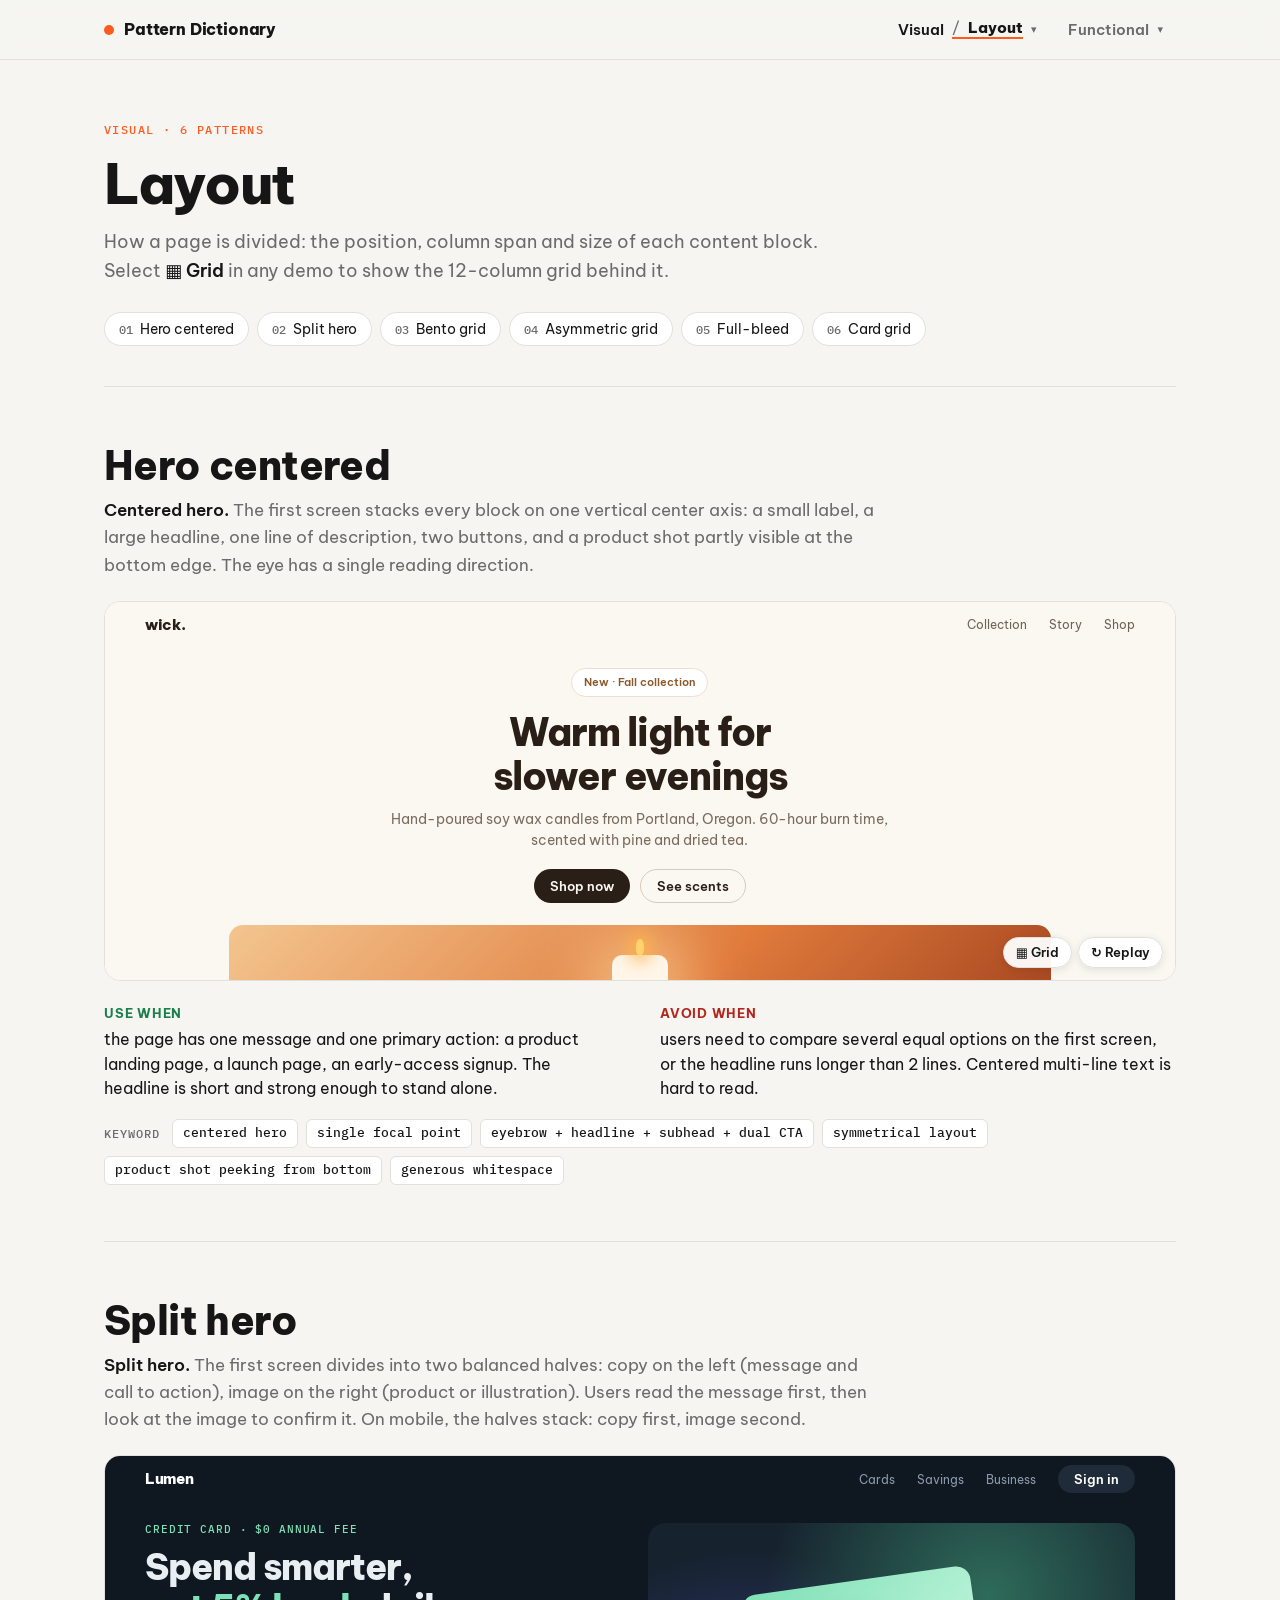
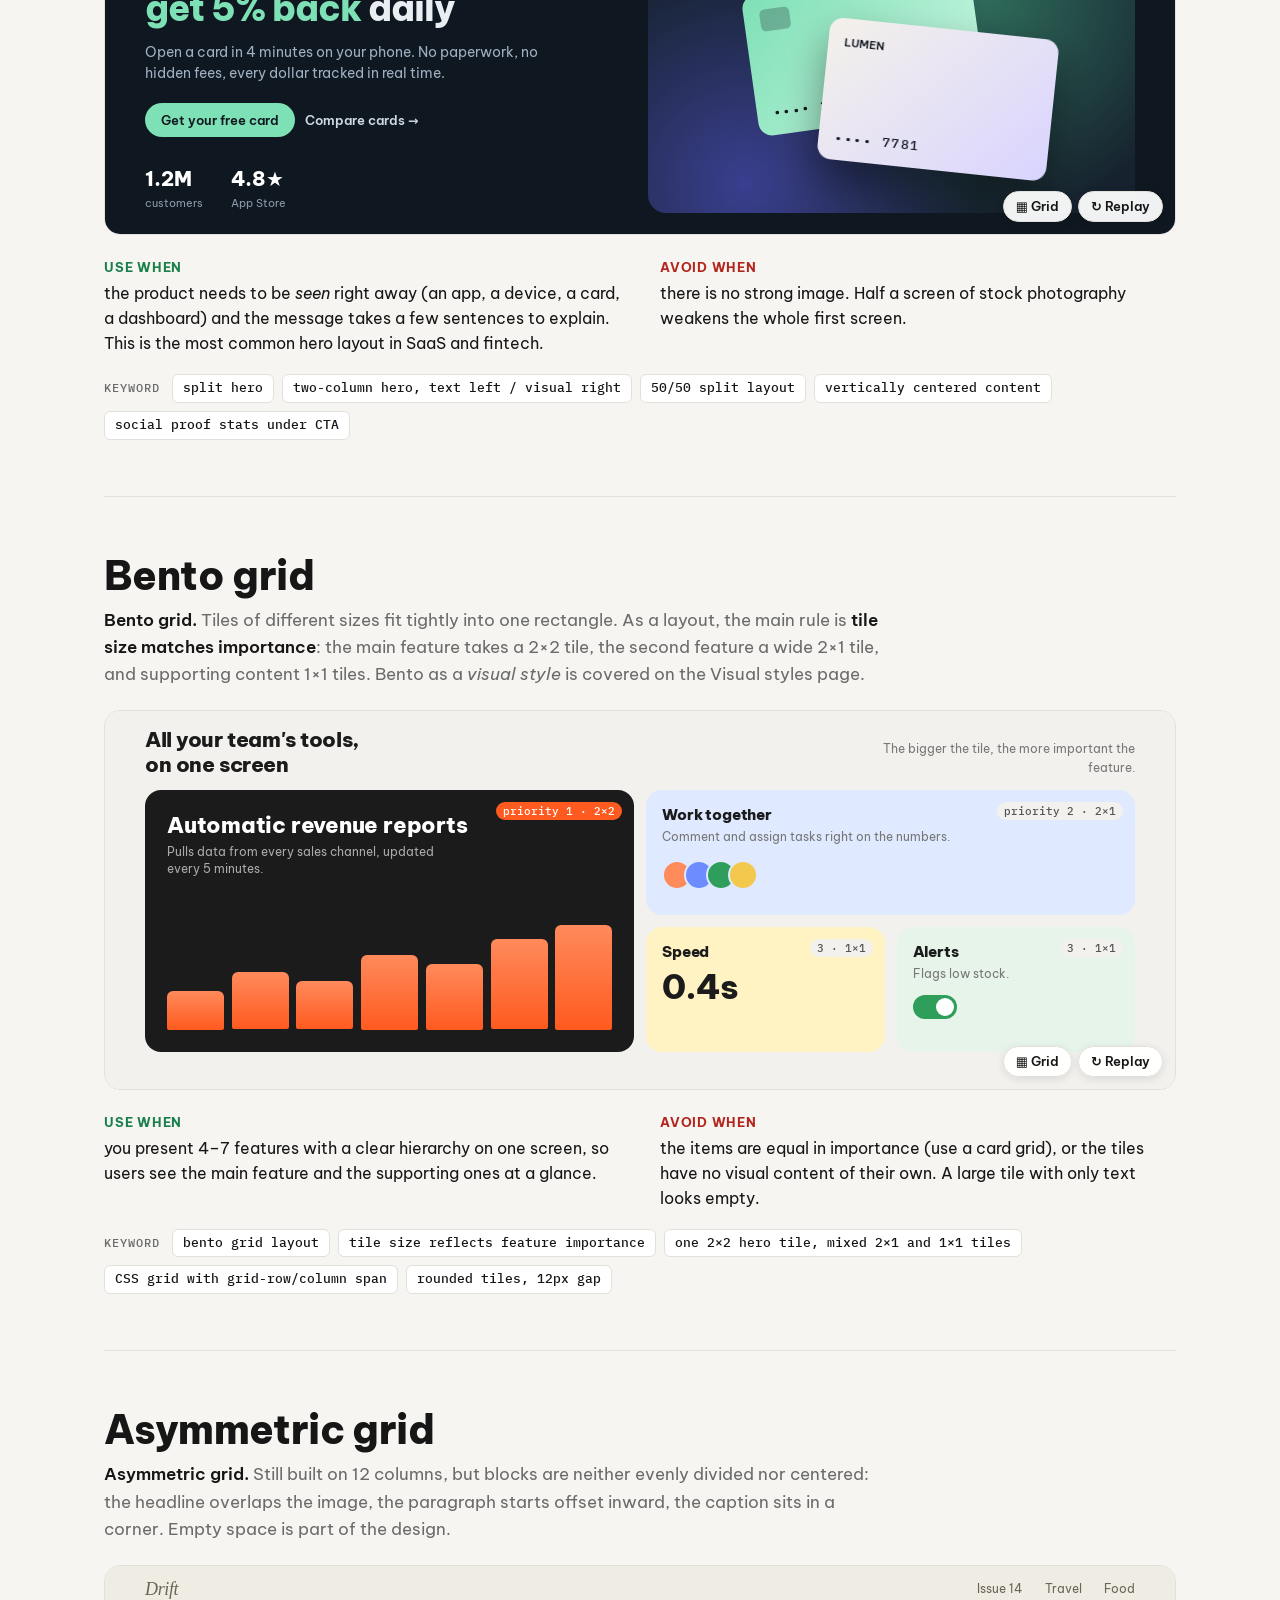
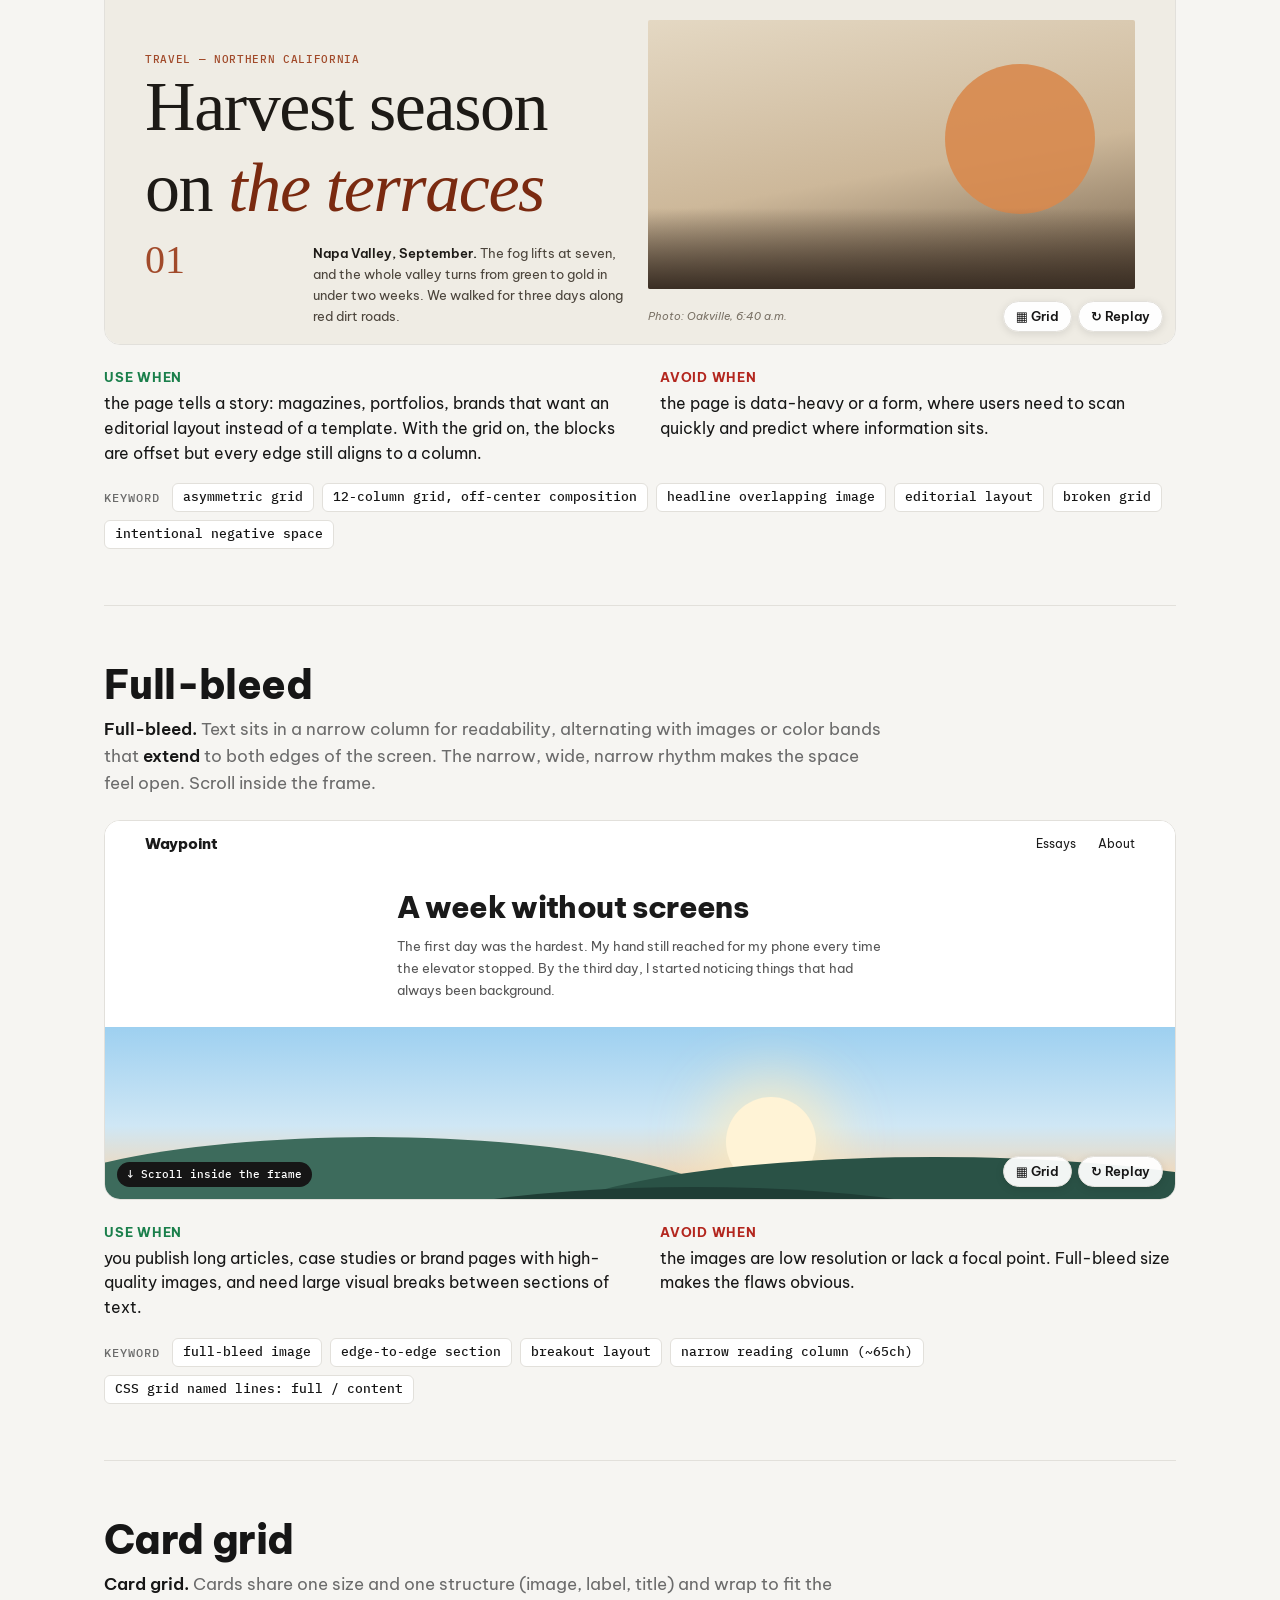
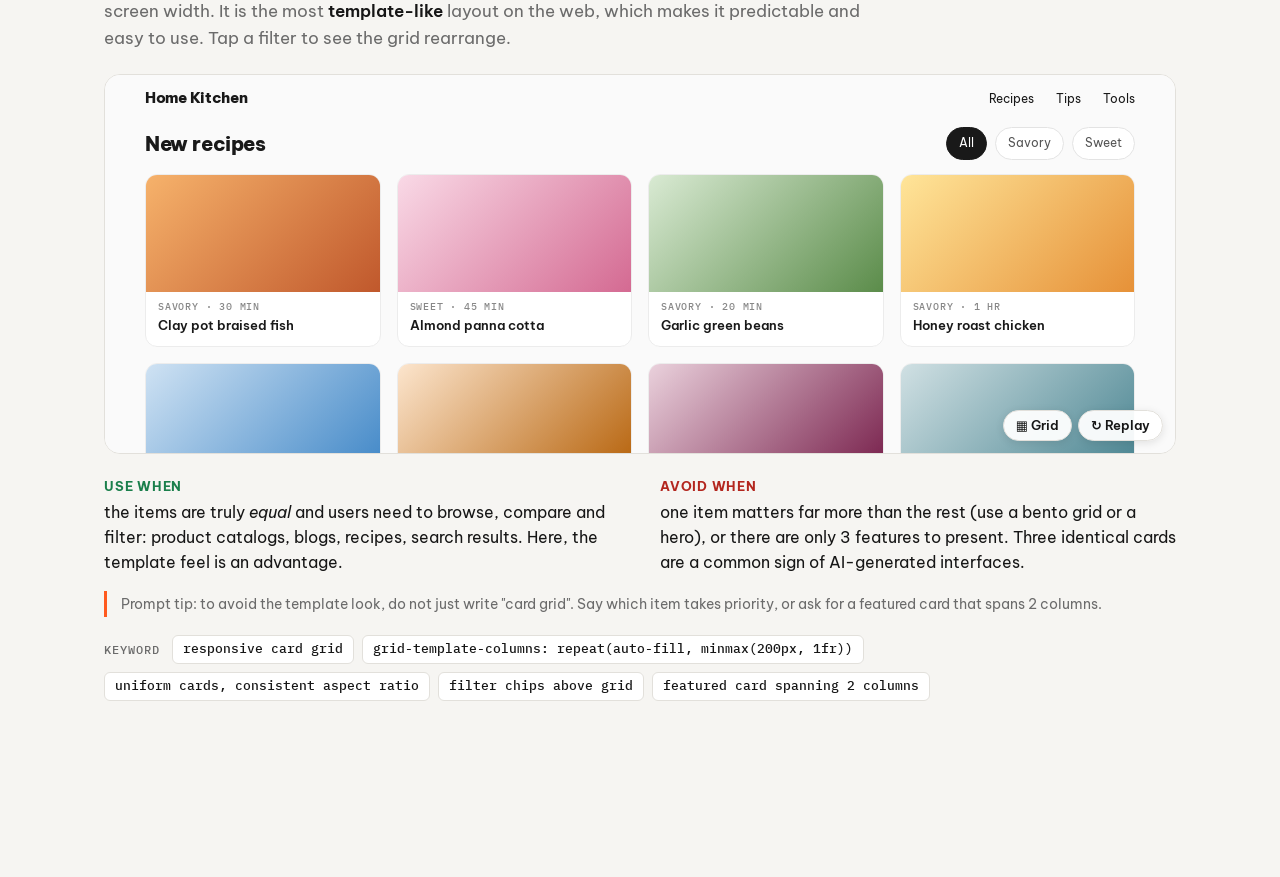
<file: layout.html>
<!doctype html>
<html lang="en">
<head>
<meta charset="utf-8">
<meta name="viewport" content="width=device-width,initial-scale=1">
<meta name="color-scheme" content="only light">
<title>Layout — Pattern Dictionary</title>
<meta name="description" content="Six common web page layouts on a 12-column grid: centered hero, split hero, bento grid, asymmetric grid, full-bleed and card grid.">
<meta property="og:type" content="article">
<meta property="og:site_name" content="Pattern Dictionary">
<meta property="og:title" content="Layout — Pattern Dictionary">
<meta property="og:description" content="Six common web page layouts on a 12-column grid: centered hero, split hero, bento grid, asymmetric grid, full-bleed and card grid.">
<meta property="og:url" content="https://epistex0.github.io/pattern-dictionary/layout.html">
<meta property="og:image" content="https://epistex0.github.io/pattern-dictionary/assets/og.png">
<meta name="twitter:card" content="summary_large_image">
<link rel="canonical" href="https://epistex0.github.io/pattern-dictionary/layout.html">
<meta name="theme-color" content="#f6f5f2">
<link rel="icon" href="data:image/svg+xml,%3Csvg xmlns='http://www.w3.org/2000/svg' viewBox='0 0 32 32'%3E%3Crect width='32' height='32' rx='9' fill='%23161616'/%3E%3Ccircle cx='16' cy='16' r='6.5' fill='%23ff5a1f'/%3E%3C/svg%3E">
<link rel="preconnect" href="https://fonts.googleapis.com">
<link rel="preconnect" href="https://fonts.gstatic.com" crossorigin>
<link href="https://fonts.googleapis.com/css2?family=Be+Vietnam+Pro:wght@400;600;800&family=IBM+Plex+Mono:wght@400;500&display=swap" rel="stylesheet">
<link rel="stylesheet" href="assets/dict.css">
<style>
/* former page reset, now applied only inside demos (specificity 0 as before) */
:where(.demo *){margin:0;padding:0}
:where(.demo button){font:inherit;color:inherit}

/* ===== Layout demo base: mini page + 12-column grid overlay ===== */
.demo{--pad:40px;--gap:16px}
.demo .mini{position:absolute;inset:0;overflow:hidden}
.demo .g12{display:grid;grid-template-columns:repeat(12,minmax(0,1fr));column-gap:var(--gap);padding:0 var(--pad)}
.demo .ov{position:absolute;inset:0;z-index:20;pointer-events:none;padding:0 var(--pad);display:grid;grid-template-columns:repeat(12,minmax(0,1fr));column-gap:var(--gap);opacity:0;transition:opacity .3s}
.demo .ov i{background:rgba(255,90,31,.12);border-left:1px solid rgba(255,90,31,.45);border-right:1px solid rgba(255,90,31,.45);position:relative}
.demo .ov i::before{content:attr(data-n);position:absolute;top:6px;left:50%;transform:translateX(-50%);font:500 10px/1 var(--mono);color:var(--acc)}
.demo.show-grid .ov{opacity:1}
.demo .ov-tag{position:absolute;z-index:21;font:500 11px/1 var(--mono);background:var(--acc);color:#fff;padding:4px 7px;border-radius:4px;opacity:0;transition:opacity .3s;pointer-events:none}
.demo.show-grid .ov-tag{opacity:1}
.demo .mnav{height:46px;display:flex;align-items:center;gap:22px;font-size:12px}
.demo .mnav .logo{font-weight:800;font-size:15px;margin-right:auto;letter-spacing:-.02em}
.demo .mbtn{display:inline-flex;align-items:center;justify-content:center;height:34px;padding:0 16px;border-radius:999px;font-size:12.5px;font-weight:600;border:0;cursor:default}
/* on enter: blocks appear staggered */
.demo [data-a]{opacity:0;transform:translateY(16px)}
.demo.play [data-a]{animation:inUp .4s cubic-bezier(.2,.7,.2,1) forwards;animation-delay:calc(var(--i,0) * 90ms)}
@keyframes inUp{to{opacity:1;transform:none}}
@media (prefers-reduced-motion:reduce){
  html{scroll-behavior:auto}
  .demo [data-a]{opacity:1;transform:none}
  .demo.play [data-a]{animation:none}
  .demo *,.demo *::before,.demo *::after{transition-duration:.01ms!important;animation-duration:.01ms!important;animation-iteration-count:1!important}
}

/* ===== 1. Hero centered ===== */
#hero-centered .mini{background:#fbf7f1;color:#2a1f17}
#hero-centered .mnav{color:#6f6156}
#hero-centered .mnav .logo{color:#2a1f17}
#hero-centered .body{grid-column:3/11;text-align:center;padding-top:20px;display:flex;flex-direction:column;align-items:center}
#hero-centered .pill{font-size:11px;font-weight:600;background:#fff;border:1px solid #eadfd2;border-radius:999px;padding:5px 12px;color:#8a5a2b}
#hero-centered h3{font-size:38px;line-height:1.15;font-weight:800;letter-spacing:-.03em;margin:14px 0 10px}
#hero-centered .sub{font-size:13.5px;color:#7a6c60;max-width:520px;line-height:1.55}
#hero-centered .ctas{display:flex;gap:10px;margin-top:18px}
#hero-centered .b1{background:#2a1f17;color:#fbf7f1}
#hero-centered .b2{background:transparent;color:#2a1f17;border:1px solid #d8cabb}
#hero-centered .shot{grid-column:2/12;margin-top:22px;height:140px;border-radius:14px 14px 0 0;background:linear-gradient(135deg,#f3c58f,#e07b3c 55%,#9c3d1c);position:relative;overflow:hidden}
#hero-centered .shot::before{content:"";position:absolute;left:50%;top:30px;width:56px;height:120px;transform:translateX(-50%);border-radius:10px 10px 4px 4px;background:#fff6ea;box-shadow:0 0 60px 20px rgba(255,220,160,.6)}
#hero-centered .shot::after{content:"";position:absolute;left:50%;top:14px;width:8px;height:16px;transform:translateX(-50%);border-radius:50% 50% 40% 40%;background:#ffd36b;box-shadow:0 0 18px 6px #ffb347}
#hero-centered .axis{position:absolute;left:50%;top:0;bottom:0;width:0;border-left:2px dashed #161616;z-index:21;opacity:0;transition:opacity .3s}
#hero-centered .show-grid .axis{opacity:1}

/* ===== 2. Split hero ===== */
#split-hero .mini{background:#0f1720;color:#e9eef3}
#split-hero .mnav{color:#8b9aab}
#split-hero .mnav .logo{color:#fff}
#split-hero .row{height:calc(100% - 46px);align-items:center}
#split-hero .txt{grid-column:1/7;padding-right:24px}
#split-hero .tag{font:500 11px/1 var(--mono);color:#7ee0b5;letter-spacing:.08em;text-transform:uppercase}
#split-hero h3{font-size:36px;line-height:1.15;font-weight:800;letter-spacing:-.03em;margin:12px 0 12px}
#split-hero h3 em{font-style:normal;color:#7ee0b5}
#split-hero .sub{font-size:13.5px;color:#9fb0c2;line-height:1.55;max-width:400px}
#split-hero .ctas{display:flex;gap:10px;margin-top:20px;align-items:center}
#split-hero .b1{background:#7ee0b5;color:#0f1720}
#split-hero .lnk{font-size:12.5px;color:#cfd9e3;font-weight:600}
#split-hero .stats{display:flex;gap:28px;margin-top:26px;font-size:11px;color:#8b9aab}
#split-hero .stats b{display:block;font-size:20px;color:#fff;font-weight:800}
#split-hero .vis{grid-column:7/13;height:290px;border-radius:18px;background:radial-gradient(circle at 70% 25%,#2e6b5a,transparent 55%),radial-gradient(circle at 20% 90%,#3a3f8f,transparent 50%),#16222e;position:relative;overflow:hidden}
#split-hero .card{position:absolute;width:230px;height:142px;border-radius:14px;padding:16px;color:#0f1720;font-size:11px;font-weight:600;display:flex;flex-direction:column;justify-content:space-between}
#split-hero .c1{left:50%;top:50%;transform:translate(-62%,-62%) rotate(-8deg);background:linear-gradient(135deg,#7ee0b5,#c9f7e2)}
#split-hero .c2{left:50%;top:50%;transform:translate(-30%,-28%) rotate(6deg);background:linear-gradient(135deg,#f4f1ea,#d9d4ff);box-shadow:0 20px 40px rgba(0,0,0,.4)}
#split-hero .card .chipc{width:30px;height:22px;border-radius:5px;background:rgba(15,23,32,.25)}
#split-hero .card .num{font:500 13px/1 var(--mono);letter-spacing:.12em}
#split-hero .ov-tag.t1{left:40px;top:50px}
#split-hero .ov-tag.t2{right:40px;top:50px}

/* ===== 3. Bento grid ===== */
#bento-grid .mini{background:#f2f1ee;color:#1b1b1b}
#bento-grid .top{display:flex;align-items:end;justify-content:space-between;padding:16px var(--pad) 12px}
#bento-grid .top h3{font-size:21px;line-height:1.2;font-weight:800;letter-spacing:-.02em}
#bento-grid .top p{font-size:12px;color:#777;max-width:280px;text-align:right}
#bento-grid .bento{display:grid;grid-template-columns:repeat(4,1fr);grid-template-rows:repeat(2,1fr);gap:12px;padding:0 var(--pad);height:262px;position:relative}
#bento-grid .t{border-radius:16px;background:#fff;padding:16px;position:relative;overflow:hidden;font-size:12px;transition:transform .35s cubic-bezier(.2,.7,.2,1),box-shadow .35s}
#bento-grid .t:hover,#bento-grid .t:active{transform:translateY(-3px);box-shadow:0 14px 30px rgba(0,0,0,.08)}
#bento-grid .t h4{font-size:15px;line-height:1.25;font-weight:800;letter-spacing:-.01em}
#bento-grid .t p{color:#777;margin-top:4px;line-height:1.45}
#bento-grid .rank{position:absolute;top:12px;right:12px;font:500 10.5px/1 var(--mono);padding:4px 7px;border-radius:999px;background:#f2f1ee;color:#555}
#bento-grid .big{grid-column:span 2;grid-row:span 2;background:#1b1b1b;color:#fff;padding:22px}
#bento-grid .big h4{font-size:22px}
#bento-grid .big p{color:#aaa;max-width:300px}
#bento-grid .big .rank{background:var(--acc);color:#fff}
#bento-grid .bars{position:absolute;left:22px;right:22px;bottom:22px;height:110px;display:flex;align-items:end;gap:8px}
#bento-grid .bars i{flex:1;border-radius:6px 6px 2px 2px;background:linear-gradient(#ff8a5c,#ff5a1f);height:var(--h);transform-origin:bottom}
#bento-grid .play .bars i{animation:grow 1s cubic-bezier(.2,.7,.2,1) both;animation-delay:calc(.3s + var(--j)*60ms)}
@keyframes grow{from{transform:scaleY(0)}}
#bento-grid .wide{grid-column:span 2;background:#dfe9ff}
#bento-grid .wide .avs{display:flex;margin-top:14px}
#bento-grid .wide .avs i{width:30px;height:30px;border-radius:50%;border:2px solid #dfe9ff;margin-left:-8px;background:var(--c)}
#bento-grid .wide .avs i:first-child{margin-left:0}
#bento-grid .s1{background:#fff3c4}
#bento-grid .s1 .big-n{font-size:34px;font-weight:800;letter-spacing:-.03em;line-height:1.15;margin-top:6px}
#bento-grid .s2{background:#e6f4ea}
#bento-grid .s2 .toggle{width:44px;height:24px;border-radius:999px;background:#2f9e5b;position:relative;margin-top:12px}
#bento-grid .s2 .toggle::after{content:"";position:absolute;right:3px;top:3px;width:18px;height:18px;border-radius:50%;background:#fff}
#bento-grid .ov-b{position:absolute;inset:0;padding:0 var(--pad);display:grid;grid-template-columns:repeat(4,1fr);grid-template-rows:repeat(2,1fr);gap:12px;z-index:20;pointer-events:none;opacity:0;transition:opacity .3s}
#bento-grid .ov-b i{border:1.5px dashed var(--acc);border-radius:16px;background:rgba(255,90,31,.06)}
#bento-grid .show-grid .ov-b{opacity:1}
#bento-grid .show-grid .ov{opacity:0}

/* ===== 4. Asymmetric grid ===== */
#asymmetric-grid .mini{background:#efece4;color:#1d1a16}
#asymmetric-grid .mnav{color:#6b645a}
#asymmetric-grid .mnav .logo{font-family:Georgia,serif;font-style:italic;font-weight:400;font-size:18px}
#asymmetric-grid .a{position:relative;height:calc(100% - 46px);grid-template-rows:repeat(6,1fr)}
#asymmetric-grid .kicker{grid-column:1/4;grid-row:1;font:500 11px/1.4 var(--mono);color:#a14a2a;align-self:end;letter-spacing:.06em}
#asymmetric-grid h3{grid-column:1/11;grid-row:2/5;font-family:Georgia,'Times New Roman',serif;font-weight:400;font-size:70px;line-height:1.15;letter-spacing:-.02em;align-self:start;position:relative;z-index:2}
#asymmetric-grid h3 i{color:#7a2a10}
#asymmetric-grid .img{grid-column:7/13;grid-row:1/6;border-radius:2px;background:linear-gradient(170deg,#e4d8c3,#cdb89a 55%,#6d5a45);position:relative;overflow:hidden;margin-top:8px}
#asymmetric-grid .img::before{content:"";position:absolute;width:150px;height:150px;border-radius:50%;background:#d98a4e;right:40px;top:44px;opacity:.9}
#asymmetric-grid .img::after{content:"";position:absolute;left:0;right:0;bottom:0;height:30%;background:linear-gradient(transparent,#3a2e24)}
#asymmetric-grid .lede{grid-column:3/7;grid-row:5/7;font-size:13px;line-height:1.6;color:#4b443b;align-self:start;margin-top:10px}
#asymmetric-grid .lede b{font-weight:600;color:#1d1a16}
#asymmetric-grid .cap{grid-column:7/10;grid-row:6;font-size:10.5px;color:#7a7266;align-self:center;font-style:italic}
#asymmetric-grid .num{grid-column:1/3;grid-row:5;font-family:Georgia,serif;font-size:40px;color:#a14a2a;line-height:1.15;margin-top:4px}

/* ===== 5. Full-bleed ===== */
#full-bleed .mini{background:#fff;color:#1a1a1a;overflow-y:auto;scrollbar-width:none}
#full-bleed .mini::-webkit-scrollbar{display:none}
#full-bleed .mnav{position:sticky;top:0;background:rgba(255,255,255,.92);backdrop-filter:blur(6px);z-index:3}
#full-bleed .col{grid-column:4/10}
#full-bleed .col h3{font-size:30px;line-height:1.2;font-weight:800;letter-spacing:-.02em;margin-top:22px}
#full-bleed .col p{font-size:13px;line-height:1.7;color:#555;margin-top:10px}
#full-bleed .bleed{margin:26px 0;height:220px;position:relative;overflow:hidden;background:linear-gradient(180deg,#9ed0f0 0%,#cfe7f5 45%,#f4d7b5 70%,#e7a57a 100%)}
#full-bleed .bleed .sun{position:absolute;left:58%;top:70px;width:90px;height:90px;border-radius:50%;background:#fff3d6;box-shadow:0 0 60px 20px rgba(255,236,190,.8)}
#full-bleed .bleed .hill{position:absolute;bottom:-60px;border-radius:50%}
#full-bleed .bleed .h1{left:-10%;width:70%;height:170px;background:#3d6b5c}
#full-bleed .bleed .h2{right:-15%;width:75%;height:150px;background:#2a5246}
#full-bleed .bleed .h3{left:25%;width:60%;height:110px;bottom:-50px;background:#1f3d35}
#full-bleed .bleed figcaption{position:absolute;left:var(--pad);bottom:14px;color:#fff;font:500 11px/1 var(--mono);letter-spacing:.06em}
#full-bleed .quote{grid-column:3/11;font-size:22px;line-height:1.4;font-weight:600;letter-spacing:-.01em;border-left:3px solid var(--acc);padding-left:18px;margin:4px 0 20px}
#full-bleed .bleed2{margin:10px 0 0;height:120px;background:#1a1a1a;color:#fff;display:flex;align-items:center;justify-content:center;font-size:20px;font-weight:800;letter-spacing:-.02em}
#full-bleed .hint{position:absolute;left:12px;bottom:12px;z-index:30;font:500 11px/1 var(--mono);background:var(--ink);color:#fff;padding:7px 10px;border-radius:999px;pointer-events:none;transition:opacity .4s}
#full-bleed .ov-tag.tb{right:var(--pad);top:56px}

/* ===== 6. Card grid ===== */
#card-grid .mini{background:#fafafa;color:#191919;overflow-y:auto;scrollbar-width:none}
#card-grid .mini::-webkit-scrollbar{display:none}
#card-grid .head{display:flex;align-items:center;gap:8px;padding:6px var(--pad) 14px}
#card-grid .head h3{font-size:20px;font-weight:800;letter-spacing:-.02em;margin-right:auto;line-height:1.2}
#card-grid .f{font-size:11.5px;padding:6px 12px;border-radius:999px;border:1px solid #e3e3e3;background:#fff;color:#555;cursor:pointer}
#card-grid .f[aria-pressed="true"]{background:#191919;color:#fff;border-color:#191919}
#card-grid .cards{display:grid;grid-template-columns:repeat(auto-fill,minmax(200px,1fr));gap:16px;padding:0 var(--pad) 24px}
#card-grid .c{background:#fff;border:1px solid #ececec;border-radius:12px;overflow:hidden;transition:transform .3s,box-shadow .3s,opacity .3s}
#card-grid .c:hover,#card-grid .c:active{transform:translateY(-3px);box-shadow:0 12px 24px rgba(0,0,0,.07)}
#card-grid .c .th{aspect-ratio:16/8;background:var(--g)}
#card-grid .c .bd{padding:10px 12px 12px}
#card-grid .c .cat{font:500 10px/1 var(--mono);color:#888;text-transform:uppercase;letter-spacing:.08em}
#card-grid .c h4{font-size:13px;line-height:1.35;font-weight:600;margin-top:5px}
#card-grid .c.hide{display:none}

/* ===== MOBILE (≤760px): 12-column grid kept, smaller margins and gutters; blocks stack ===== */
.demo .dk{display:inline}.demo .mb{display:none}
@media (max-width:760px){
  .demo .dk{display:none}.demo .mb{display:inline}
  .demo{--pad:16px;--gap:6px}
  .demo .ov-tag{font-size:12px}
  .demo .mnav{gap:14px}
  /* 1. Hero centered: product shot fills the rest, flush with the bottom edge */
  #hero-centered .mini{display:flex;flex-direction:column}
  #hero-centered .mini>.g12:last-child{flex:1;grid-template-rows:auto 1fr;min-height:0}
  #hero-centered .body{grid-column:1/-1;padding-top:18px}
  #hero-centered .pill{font-size:12px}
  #hero-centered h3{font-size:clamp(26px,8vw,32px);margin:12px 0 10px}
  #hero-centered .shot{grid-column:2/12;height:auto;min-height:72px}
  /* 2. Split hero: copy on top, image below */
  #split-hero .demo{--demo-h-m:600px}
  #split-hero .mnav span:nth-child(3),#split-hero .mnav span:nth-child(4){display:none}
  #split-hero .row{grid-template-rows:auto 1fr;align-items:stretch;row-gap:16px;padding-bottom:16px}
  #split-hero .txt{grid-column:1/-1;padding:10px 0 0}
  #split-hero .tag{font-size:12px}
  #split-hero h3{font-size:clamp(26px,7.6vw,30px);margin:10px 0}
  #split-hero .ctas{margin-top:16px}
  #split-hero .stats{margin-top:16px;font-size:12px}
  #split-hero .vis{grid-column:1/-1;height:auto;min-height:150px;border-radius:14px}
  #split-hero .card{width:170px;height:105px;padding:12px;font-size:12px}
  #split-hero .card .num{font-size:12px}
  #split-hero .ov-tag.t1{left:16px;top:52px}
  #split-hero .ov-tag.t2{left:16px;right:auto;top:auto;bottom:14px}
  /* 3. Bento: 2 columns; 2×2 tile on top, then 2×1, then two 1×1 */
  /* height follows content so narrower phones never clip the tiles */
  #bento-grid .demo{--demo-h-m:auto}
  #bento-grid .mini{position:relative;min-height:750px}
  #bento-grid .mini{display:flex;flex-direction:column}
  #bento-grid .top{flex-direction:column;align-items:flex-start;gap:6px}
  #bento-grid .top p{text-align:left;max-width:none}
  #bento-grid .bento{flex:1;height:auto;grid-template-columns:repeat(2,1fr);grid-template-rows:1fr 1fr 1.05fr 1.15fr;gap:10px;padding-bottom:64px}
  #bento-grid .ov-b{grid-template-columns:repeat(2,1fr);grid-template-rows:1fr 1fr 1.05fr 1.15fr;gap:10px;padding-bottom:64px}
  #bento-grid .t{padding:14px}
  #bento-grid .big{padding:18px}
  #bento-grid .big h4{font-size:20px}
  #bento-grid .rank{position:static;display:inline-block;margin-bottom:8px;font-size:12px}
  #bento-grid .bars{left:18px;right:18px;bottom:18px;height:80px}
  #bento-grid .wide .avs{margin-top:8px}
  #bento-grid .s1 .big-n{font-size:28px}
  /* 4. Asymmetric: headline still overlaps the image, paragraph offset right */
  #asymmetric-grid .demo{--demo-h-m:580px}
  #asymmetric-grid .a{height:calc(100% - 46px - 56px)}
  #asymmetric-grid .mnav .logo{font-size:16px}
  #asymmetric-grid .kicker{grid-column:1/6;font-size:12px}
  #asymmetric-grid h3{grid-column:1/-1;grid-row:2/4;font-size:clamp(36px,11vw,44px)}
  #asymmetric-grid .img{grid-column:6/13;grid-row:1/4}
  #asymmetric-grid .img::before{width:80px;height:80px;right:18px;top:24px}
  #asymmetric-grid .cap{grid-column:6/13;grid-row:4;align-self:start;margin-top:6px;font-size:12px}
  #asymmetric-grid .num{grid-column:1/4;grid-row:5;font-size:32px}
  #asymmetric-grid .lede{grid-column:4/13;grid-row:5/7;margin-top:6px}
  /* 5. Full-bleed: reading column spans the width, images still touch both edges */
  #full-bleed .col,#full-bleed .quote{grid-column:2/12}
  #full-bleed .col h3{font-size:24px}
  #full-bleed .col p{font-size:14px}
  #full-bleed .bleed{height:180px}
  #full-bleed .bleed figcaption{font-size:12px}
  #full-bleed .quote{font-size:18px}
  #full-bleed .hint{font-size:12px}
  #full-bleed .ov-tag.tb{left:16px;right:auto}
  /* 6. Card grid: filters wrap, 2 cards per row */
  #card-grid .head{flex-wrap:wrap;padding:6px var(--pad) 12px}
  #card-grid .head h3{flex-basis:100%;margin-bottom:4px}
  #card-grid .f{min-height:34px;font-size:13px;padding:0 14px}
  #card-grid .cards{grid-template-columns:repeat(2,minmax(0,1fr));gap:10px;padding-bottom:64px}
  #card-grid .demo{--demo-h-m:540px}
  #card-grid .c .cat{font-size:12px;letter-spacing:.02em}
}
</style>
</head>
<body>
<nav class="dnav"></nav>

<main class="wrap">
  <header class="head">
    <h1>Layout</h1>
    <p>How a page is divided: the position, column span and size of each content block. Select <b>▦ Grid</b> in any demo to show the 12-column grid behind it.</p>
  </header>

  <!-- 1 -->
  <article class="pattern" id="hero-centered">
    <h2>Hero centered</h2>
    <p class="vi"><b>Centered hero.</b> The first screen stacks every block on one vertical center axis: a small label, a large headline, one line of description, two buttons, and a product shot partly visible at the bottom edge. The eye has a single reading direction.</p>
    <div class="demo" data-grid>
      <div class="mini">
        <div class="mnav g12" style="display:flex"><span class="logo">wick.</span><span>Collection</span><span>Story</span><span>Shop</span></div>
        <div class="g12">
          <div class="body">
            <span class="pill" data-a style="--i:0">New · Fall collection</span>
            <h3 data-a style="--i:1">Warm light for<br>slower evenings</h3>
            <p class="sub" data-a style="--i:2">Hand-poured soy wax candles from Portland, Oregon. 60-hour burn time, scented with pine and dried tea.</p>
            <div class="ctas" data-a style="--i:3"><span class="mbtn b1">Shop now</span><span class="mbtn b2">See scents</span></div>
          </div>
          <div class="shot" data-a style="--i:4"></div>
        </div>
      </div>
      <div class="axis"></div>
      <div class="ov"></div>
      <div class="demo-tools"><button data-toggle-grid aria-pressed="false">▦ Grid</button><button class="replay">↻ Replay</button></div>
    </div>
    <div class="notes">
      <p class="use"><b>Use when</b>the page has one message and one primary action: a product landing page, a launch page, an early-access signup. The headline is short and strong enough to stand alone.</p>
      <p class="avoid"><b>Avoid when</b>users need to compare several equal options on the first screen, or the headline runs longer than 2 lines. Centered multi-line text is hard to read.</p>
    </div>
    <div class="kw"><button>centered hero</button><button>single focal point</button><button>eyebrow + headline + subhead + dual CTA</button><button>symmetrical layout</button><button>product shot peeking from bottom</button><button>generous whitespace</button></div>
  </article>

  <!-- 2 -->
  <article class="pattern" id="split-hero">
    <h2>Split hero</h2>
    <p class="vi"><b>Split hero.</b> The first screen divides into two balanced halves: copy on the left (message and call to action), image on the right (product or illustration). Users read the message first, then look at the image to confirm it. On mobile, the halves stack: copy first, image second.</p>
    <div class="demo" data-grid>
      <div class="mini">
        <div class="mnav g12" style="display:flex"><span class="logo">Lumen</span><span>Cards</span><span>Savings</span><span>Business</span><span class="mbtn" style="height:28px;background:#1f2b38;color:#fff">Sign in</span></div>
        <div class="g12 row">
          <div class="txt">
            <div class="tag" data-a style="--i:0">Credit card · $0 annual fee</div>
            <h3 data-a style="--i:1">Spend smarter,<br><em>get 5% back</em> daily</h3>
            <p class="sub" data-a style="--i:2">Open a card in 4 minutes on your phone. No paperwork, no hidden fees, every dollar tracked in real time.</p>
            <div class="ctas" data-a style="--i:3"><span class="mbtn b1">Get your free card</span><span class="lnk">Compare cards →</span></div>
            <div class="stats" data-a style="--i:4"><div><b>1.2M</b>customers</div><div><b>4.8★</b>App Store</div></div>
          </div>
          <div class="vis" data-a style="--i:2">
            <div class="card c1"><span class="chipc"></span><span class="num">•••• 2048</span></div>
            <div class="card c2"><span>LUMEN</span><span class="num">•••• 7781</span></div>
          </div>
        </div>
      </div>
      <div class="ov"></div>
      <span class="ov-tag t1"><span class="dk">cols 1–6</span><span class="mb">cols 1–12</span> · copy</span><span class="ov-tag t2"><span class="dk">cols 7–12</span><span class="mb">cols 1–12</span> · image</span>
      <div class="demo-tools"><button data-toggle-grid aria-pressed="false">▦ Grid</button><button class="replay">↻ Replay</button></div>
    </div>
    <div class="notes">
      <p class="use"><b>Use when</b>the product needs to be <i>seen</i> right away (an app, a device, a card, a dashboard) and the message takes a few sentences to explain. This is the most common hero layout in SaaS and fintech.</p>
      <p class="avoid"><b>Avoid when</b>there is no strong image. Half a screen of stock photography weakens the whole first screen.</p>
    </div>
    <div class="kw"><button>split hero</button><button>two-column hero, text left / visual right</button><button>50/50 split layout</button><button>vertically centered content</button><button>social proof stats under CTA</button></div>
  </article>

  <!-- 3 -->
  <article class="pattern" id="bento-grid">
    <h2>Bento grid</h2>
    <p class="vi"><b>Bento grid.</b> Tiles of different sizes fit tightly into one rectangle. As a layout, the main rule is <b>tile size matches importance</b>: the main feature takes a 2×2 tile, the second feature a wide 2×1 tile, and supporting content 1×1 tiles. Bento as a <i>visual style</i> is covered on the Visual styles page.</p>
    <div class="demo" data-grid>
      <div class="mini">
        <div class="top"><h3 data-a style="--i:0">All your team's tools,<br>on one screen</h3><p data-a style="--i:1">The bigger the tile, the more important the feature.</p></div>
        <div class="bento">
          <div class="t big" data-a style="--i:1"><span class="rank">priority 1 · 2×2</span><h4>Automatic revenue reports</h4><p>Pulls data from every sales channel, updated every 5 minutes.</p>
            <div class="bars"><i style="--h:35%;--j:0"></i><i style="--h:52%;--j:1"></i><i style="--h:44%;--j:2"></i><i style="--h:68%;--j:3"></i><i style="--h:60%;--j:4"></i><i style="--h:82%;--j:5"></i><i style="--h:95%;--j:6"></i></div></div>
          <div class="t wide" data-a style="--i:2"><span class="rank">priority 2 · 2×1</span><h4>Work together</h4><p>Comment and assign tasks right on the numbers.</p><div class="avs"><i style="--c:#ff8a5c"></i><i style="--c:#6c8cff"></i><i style="--c:#2f9e5b"></i><i style="--c:#f2c94c"></i></div></div>
          <div class="t s1" data-a style="--i:3"><span class="rank">3 · 1×1</span><h4>Speed</h4><div class="big-n">0.4s</div></div>
          <div class="t s2" data-a style="--i:4"><span class="rank">3 · 1×1</span><h4>Alerts</h4><p>Flags low stock.</p><div class="toggle"></div></div>
          <div class="ov-b"><i style="grid-column:span 2;grid-row:span 2"></i><i style="grid-column:span 2"></i><i></i><i></i></div>
        </div>
      </div>
      <div class="ov"></div>
      <div class="demo-tools"><button data-toggle-grid aria-pressed="false">▦ Grid</button><button class="replay">↻ Replay</button></div>
    </div>
    <div class="notes">
      <p class="use"><b>Use when</b>you present 4–7 features with a clear hierarchy on one screen, so users see the main feature and the supporting ones at a glance.</p>
      <p class="avoid"><b>Avoid when</b>the items are equal in importance (use a card grid), or the tiles have no visual content of their own. A large tile with only text looks empty.</p>
    </div>
    <div class="kw"><button>bento grid layout</button><button>tile size reflects feature importance</button><button>one 2×2 hero tile, mixed 2×1 and 1×1 tiles</button><button>CSS grid with grid-row/column span</button><button>rounded tiles, 12px gap</button></div>
  </article>

  <!-- 4 -->
  <article class="pattern" id="asymmetric-grid">
    <h2>Asymmetric grid</h2>
    <p class="vi"><b>Asymmetric grid.</b> Still built on 12 columns, but blocks are neither evenly divided nor centered: the headline overlaps the image, the paragraph starts offset inward, the caption sits in a corner. Empty space is part of the design.</p>
    <div class="demo" data-grid>
      <div class="mini">
        <div class="mnav g12" style="display:flex;color:#6b645a"><span class="logo">Drift</span><span>Issue 14</span><span>Travel</span><span>Food</span></div>
        <div class="g12 a">
          <div class="kicker" data-a style="--i:0">TRAVEL — NORTHERN CALIFORNIA</div>
          <h3 data-a style="--i:1">Harvest season<br>on <i>the terraces</i></h3>
          <div class="img" data-a style="--i:2"></div>
          <div class="num" data-a style="--i:3">01</div>
          <p class="lede" data-a style="--i:3"><b>Napa Valley, September.</b> The fog lifts at seven, and the whole valley turns from green to gold in under two weeks. We walked for three days along red dirt roads.</p>
          <div class="cap" data-a style="--i:4">Photo: Oakville, 6:40 a.m.</div>
        </div>
      </div>
      <div class="ov"></div>
      <div class="demo-tools"><button data-toggle-grid aria-pressed="false">▦ Grid</button><button class="replay">↻ Replay</button></div>
    </div>
    <div class="notes">
      <p class="use"><b>Use when</b>the page tells a story: magazines, portfolios, brands that want an editorial layout instead of a template. With the grid on, the blocks are offset but every edge still aligns to a column.</p>
      <p class="avoid"><b>Avoid when</b>the page is data-heavy or a form, where users need to scan quickly and predict where information sits.</p>
    </div>
    <div class="kw"><button>asymmetric grid</button><button>12-column grid, off-center composition</button><button>headline overlapping image</button><button>editorial layout</button><button>broken grid</button><button>intentional negative space</button></div>
  </article>

  <!-- 5 -->
  <article class="pattern" id="full-bleed">
    <h2>Full-bleed</h2>
    <p class="vi"><b>Full-bleed.</b> Text sits in a narrow column for readability, alternating with images or color bands that <b>extend</b> to both edges of the screen. The narrow, wide, narrow rhythm makes the space feel open. Scroll inside the frame.</p>
    <div class="demo" data-grid>
      <div class="mini">
        <div class="mnav g12" style="display:flex"><span class="logo">Waypoint</span><span>Essays</span><span>About</span></div>
        <div class="g12"><div class="col" data-a style="--i:0"><h3>A week without screens</h3><p>The first day was the hardest. My hand still reached for my phone every time the elevator stopped. By the third day, I started noticing things that had always been background.</p></div></div>
        <figure class="bleed" data-a style="--i:1"><div class="sun" aria-hidden="true"></div><div class="hill h1" aria-hidden="true"></div><div class="hill h2" aria-hidden="true"></div><div class="hill h3" aria-hidden="true"></div><figcaption>FULL-BLEED IMAGE · 100% WIDTH</figcaption></figure>
        <div class="g12"><blockquote class="quote">“Boredom turned out to be a door, not a wall.”</blockquote><div class="col"><p>On the fifth day, I finished a four-hundred-page book. By the seventh, I could not remember what I had been worried about. The lesson was not to give up technology, but to choose again when I want it.</p><p>When I picked up my phone again, the first thing I did was turn off every notification.</p></div></div>
        <div class="bleed2">Full-bleed color band at the end of the essay</div>
        <div style="height:30px"></div>
      </div>
      <span class="hint">↓ Scroll<span class="dk"> inside the frame</span></span>
      <span class="ov-tag tb">reading column: <span class="dk">4–9</span><span class="mb">2–11</span> · images: full-bleed</span>
      <div class="ov"></div>
      <div class="demo-tools"><button data-toggle-grid aria-pressed="false">▦ Grid</button><button class="replay">↻ Replay</button></div>
    </div>
    <div class="notes">
      <p class="use"><b>Use when</b>you publish long articles, case studies or brand pages with high-quality images, and need large visual breaks between sections of text.</p>
      <p class="avoid"><b>Avoid when</b>the images are low resolution or lack a focal point. Full-bleed size makes the flaws obvious.</p>
    </div>
    <div class="kw"><button>full-bleed image</button><button>edge-to-edge section</button><button>breakout layout</button><button>narrow reading column (~65ch)</button><button>CSS grid named lines: full / content</button></div>
  </article>

  <!-- 6 -->
  <article class="pattern" id="card-grid">
    <h2>Card grid</h2>
    <p class="vi"><b>Card grid.</b> Cards share one size and one structure (image, label, title) and wrap to fit the screen width. It is the most <b>template-like</b> layout on the web, which makes it predictable and easy to use. Tap a filter to see the grid rearrange.</p>
    <div class="demo" data-grid>
      <div class="mini">
        <div class="mnav g12" style="display:flex"><span class="logo">Home Kitchen</span><span>Recipes</span><span>Tips</span><span>Tools</span></div>
        <div class="head" data-a style="--i:0"><h3>New recipes</h3>
          <button class="f" aria-pressed="true" data-f="all">All</button><button class="f" aria-pressed="false" data-f="man">Savory</button><button class="f" aria-pressed="false" data-f="ngot">Sweet</button></div>
        <div class="cards">
          <div class="c" data-a data-k="man" style="--i:1;--g:linear-gradient(135deg,#f6b26b,#c0582c)"><div class="th"></div><div class="bd"><div class="cat">Savory · 30 min</div><h4>Clay pot braised fish</h4></div></div>
          <div class="c" data-a data-k="ngot" style="--i:2;--g:linear-gradient(135deg,#f9d9e6,#d46a92)"><div class="th"></div><div class="bd"><div class="cat">Sweet · 45 min</div><h4>Almond panna cotta</h4></div></div>
          <div class="c" data-a data-k="man" style="--i:3;--g:linear-gradient(135deg,#d9ead3,#5b8c4a)"><div class="th"></div><div class="bd"><div class="cat">Savory · 20 min</div><h4>Garlic green beans</h4></div></div>
          <div class="c" data-a data-k="man" style="--i:4;--g:linear-gradient(135deg,#ffe599,#e69138)"><div class="th"></div><div class="bd"><div class="cat">Savory · 1 hr</div><h4>Honey roast chicken</h4></div></div>
          <div class="c" data-a data-k="ngot" style="--i:5;--g:linear-gradient(135deg,#cfe2f3,#3d85c6)"><div class="th"></div><div class="bd"><div class="cat">Sweet · 15 min</div><h4>Berry yogurt parfait</h4></div></div>
          <div class="c" data-a data-k="ngot" style="--i:6;--g:linear-gradient(135deg,#fce5cd,#b45f06)"><div class="th"></div><div class="bd"><div class="cat">Sweet · 2 hr</div><h4>Vanilla flan</h4></div></div>
          <div class="c" data-a data-k="man" style="--i:7;--g:linear-gradient(135deg,#ead1dc,#741b47)"><div class="th"></div><div class="bd"><div class="cat">Savory · 40 min</div><h4>Pepper steak bites</h4></div></div>
          <div class="c" data-a data-k="ngot" style="--i:8;--g:linear-gradient(135deg,#d0e0e3,#45818e)"><div class="th"></div><div class="bd"><div class="cat">Sweet · 30 min</div><h4>Coconut jelly</h4></div></div>
        </div>
      </div>
      <div class="ov"></div>
      <div class="demo-tools"><button data-toggle-grid aria-pressed="false">▦ Grid</button><button class="replay">↻ Replay</button></div>
    </div>
    <div class="notes">
      <p class="use"><b>Use when</b>the items are truly <i>equal</i> and users need to browse, compare and filter: product catalogs, blogs, recipes, search results. Here, the template feel is an advantage.</p>
      <p class="avoid"><b>Avoid when</b>one item matters far more than the rest (use a bento grid or a hero), or there are only 3 features to present. Three identical cards are a common sign of AI-generated interfaces.</p>
      <p class="tip">Prompt tip: to avoid the template look, do not just write "card grid". Say which item takes priority, or ask for a featured card that spans 2 columns.</p>
    </div>
    <div class="kw"><button>responsive card grid</button><button>grid-template-columns: repeat(auto-fill, minmax(200px, 1fr))</button><button>uniform cards, consistent aspect ratio</button><button>filter chips above grid</button><button>featured card spanning 2 columns</button></div>
  </article>
</main>

<script src="assets/dict.js"></script>
<script>
(() => {
  const reduce = Dict.RM;

  // 12-column overlay
  document.querySelectorAll('.demo .ov').forEach(ov => {
    for (let n = 1; n <= 12; n++) { const i = document.createElement('i'); i.dataset.n = n; ov.appendChild(i); }
  });
  document.querySelectorAll('[data-toggle-grid]').forEach(b => b.addEventListener('click', () => {
    const d = b.closest('.demo');
    const on = d.classList.toggle('show-grid');
    b.setAttribute('aria-pressed', on);
  }));

  // Replay also clears the card-grid filter
  const resetFilter = a => { const all = a.querySelector('.f[data-f="all"]'); if (all) all.click(); };

  // Play the enter animation when scrolled into view + Replay button
  const play = d => { d.classList.remove('play'); void d.offsetWidth; d.classList.add('play'); };
  document.querySelectorAll('article.pattern').forEach(a => {
    const d = a.querySelector('.demo'), m = d.querySelector('.mini');
    Dict.onView(d, () => play(d));
    Dict.replay(a.id, () => { if (m) { m.scrollTop = 0; m.dispatchEvent(new Event('scroll')); } resetFilter(a); play(d); });
  });

  // Full-bleed: hide the hint once scrolled
  const fb = document.querySelector('#full-bleed .mini'), hint = document.querySelector('#full-bleed .hint');
  fb.addEventListener('scroll', () => { hint.style.opacity = fb.scrollTop > 20 ? 0 : 1; }, { passive: true });

  // lets iOS Safari apply :active on tap
  document.addEventListener('touchstart', () => {}, { passive: true });

  // Card grid: filters
  const cg = document.getElementById('card-grid');
  cg.querySelectorAll('.f').forEach(f => f.addEventListener('click', () => {
    cg.querySelectorAll('.f').forEach(x => x.setAttribute('aria-pressed', x === f));
    cg.querySelectorAll('.c').forEach(c => c.classList.toggle('hide', f.dataset.f !== 'all' && c.dataset.k !== f.dataset.f));
  }));
})();
</script>
</body>
</html>
</file>
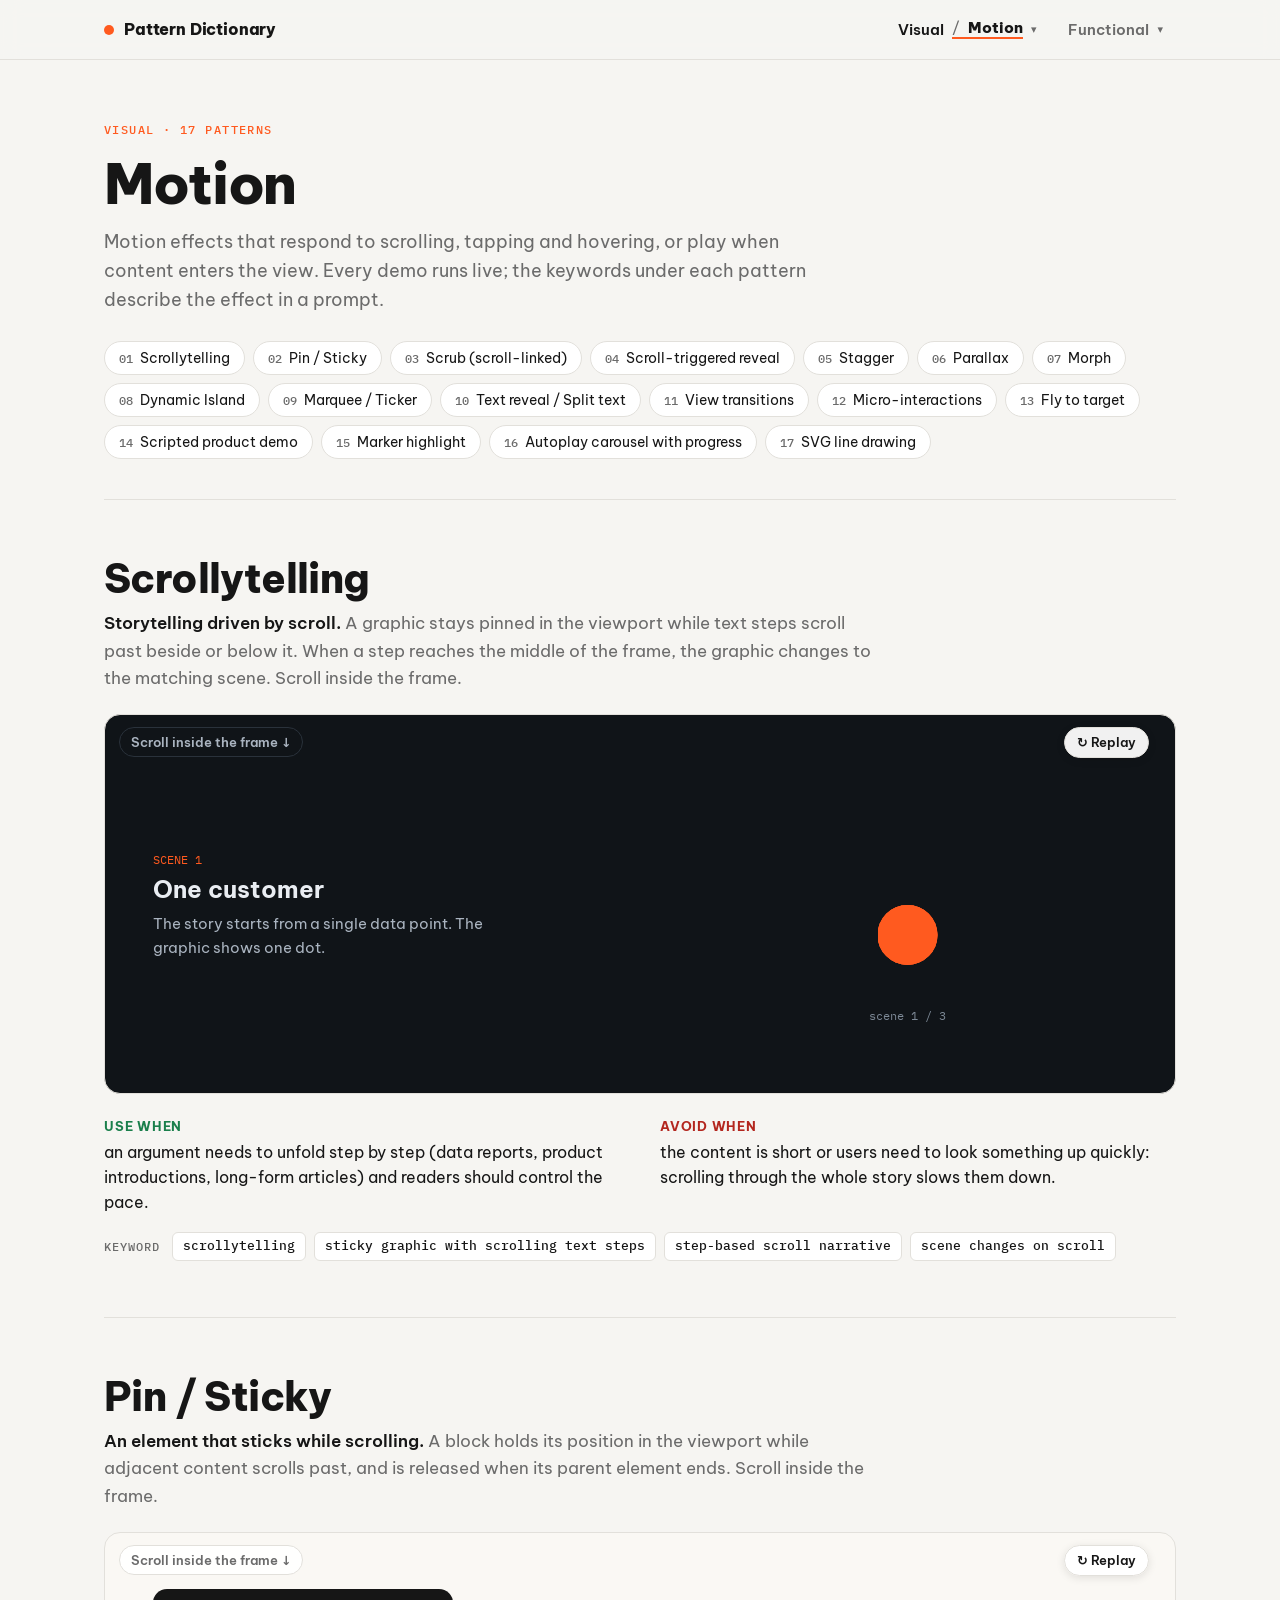
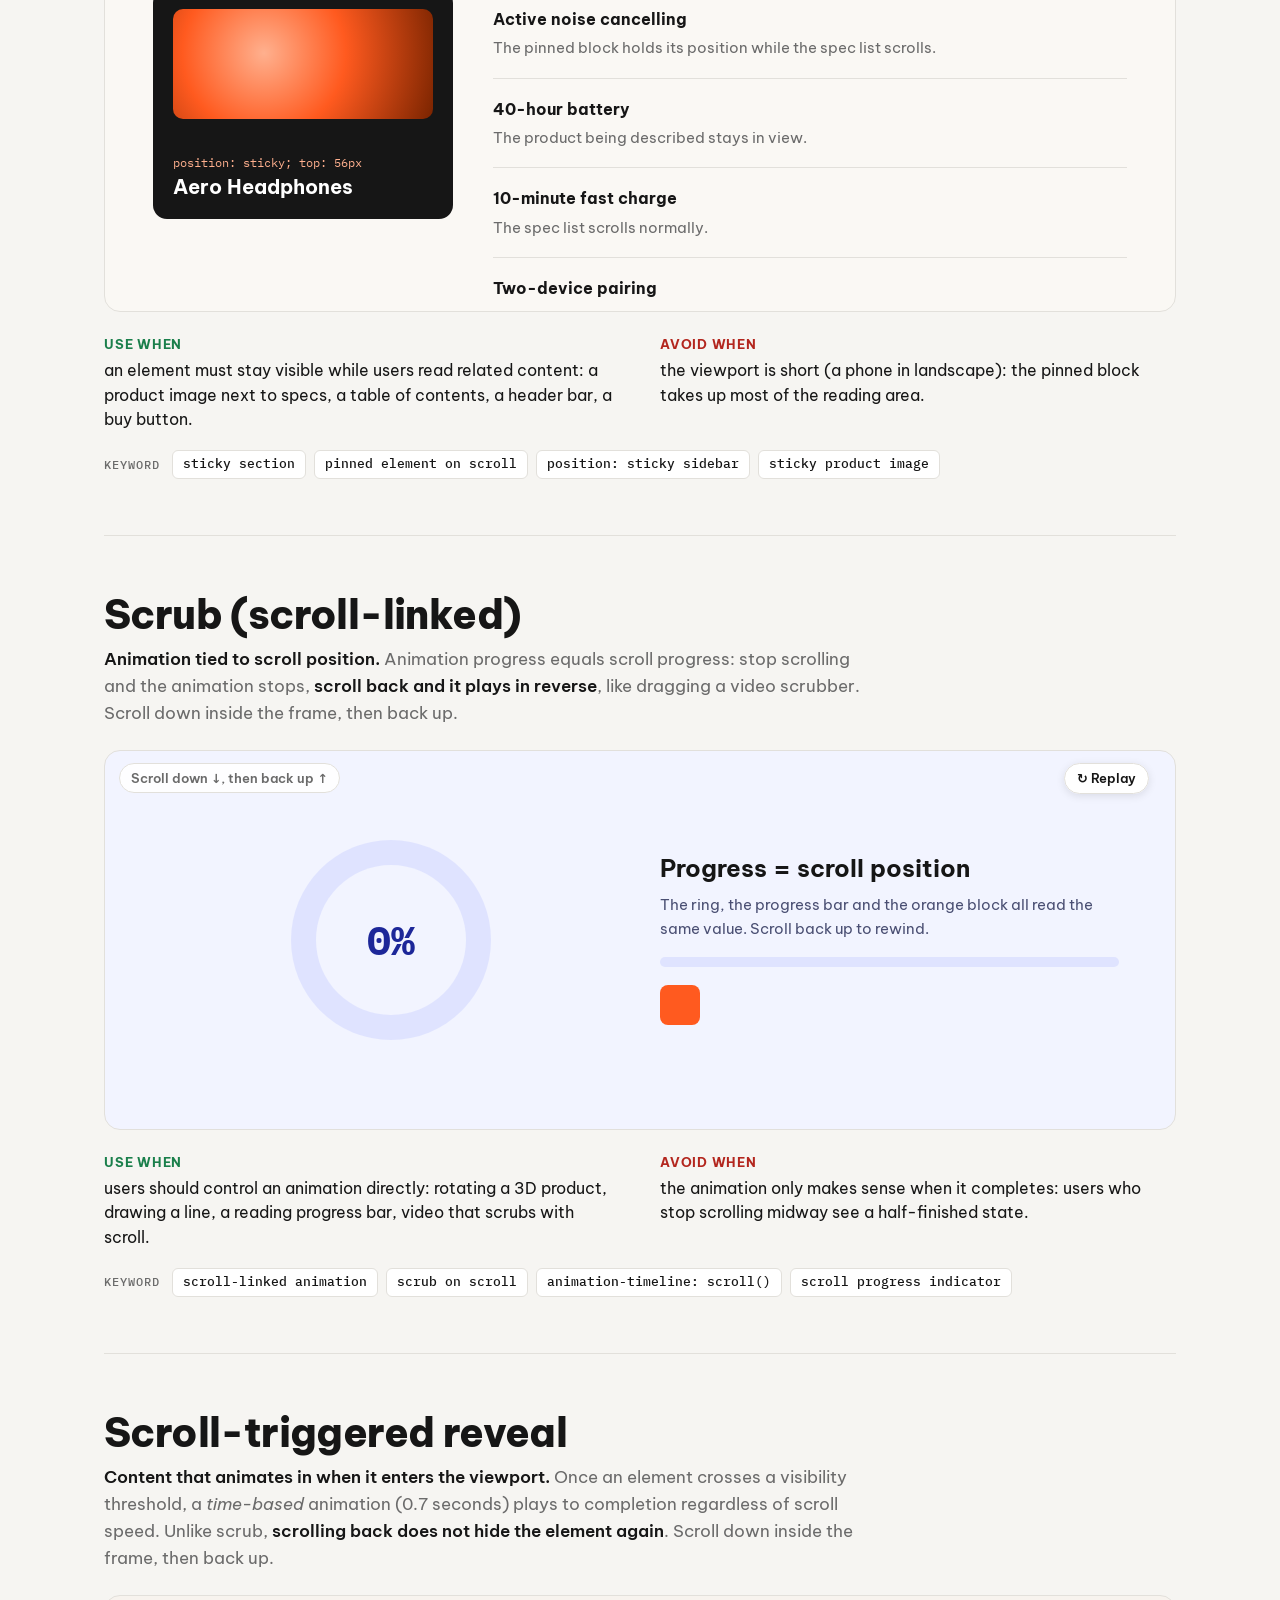
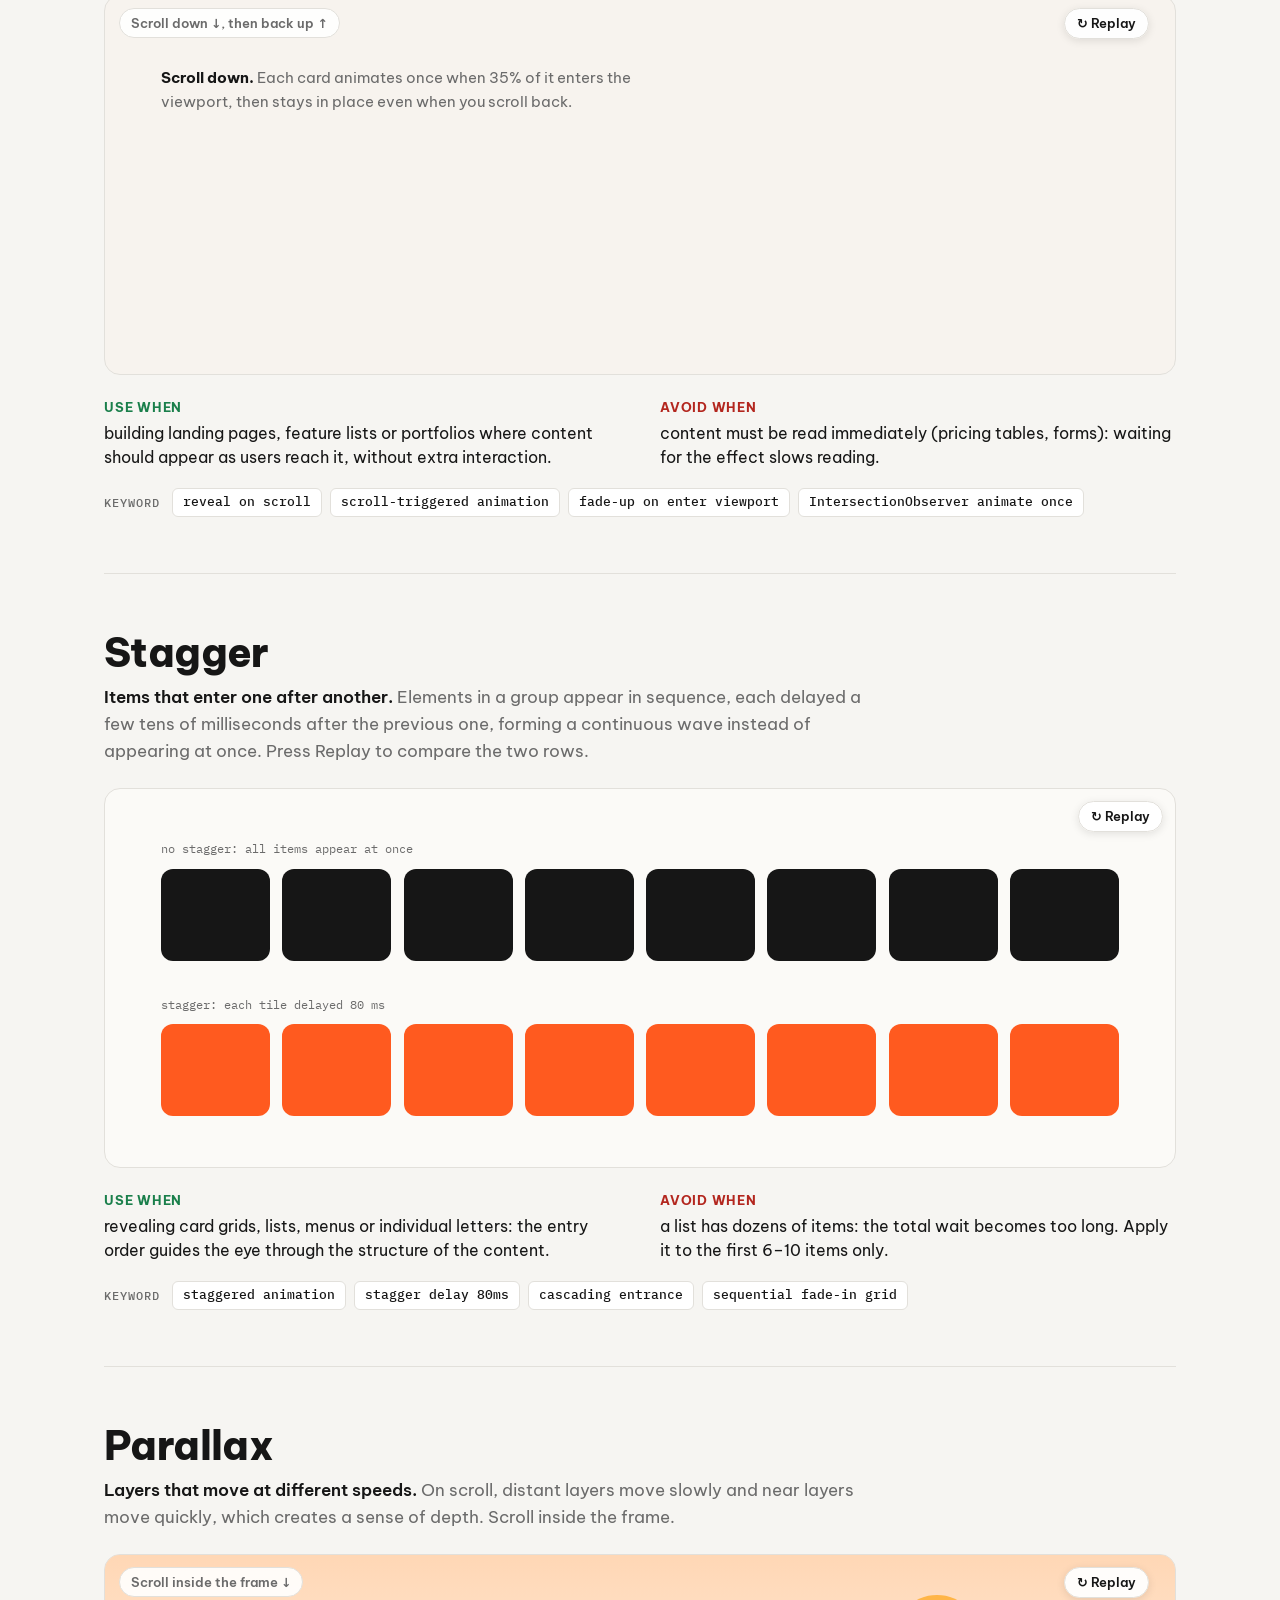
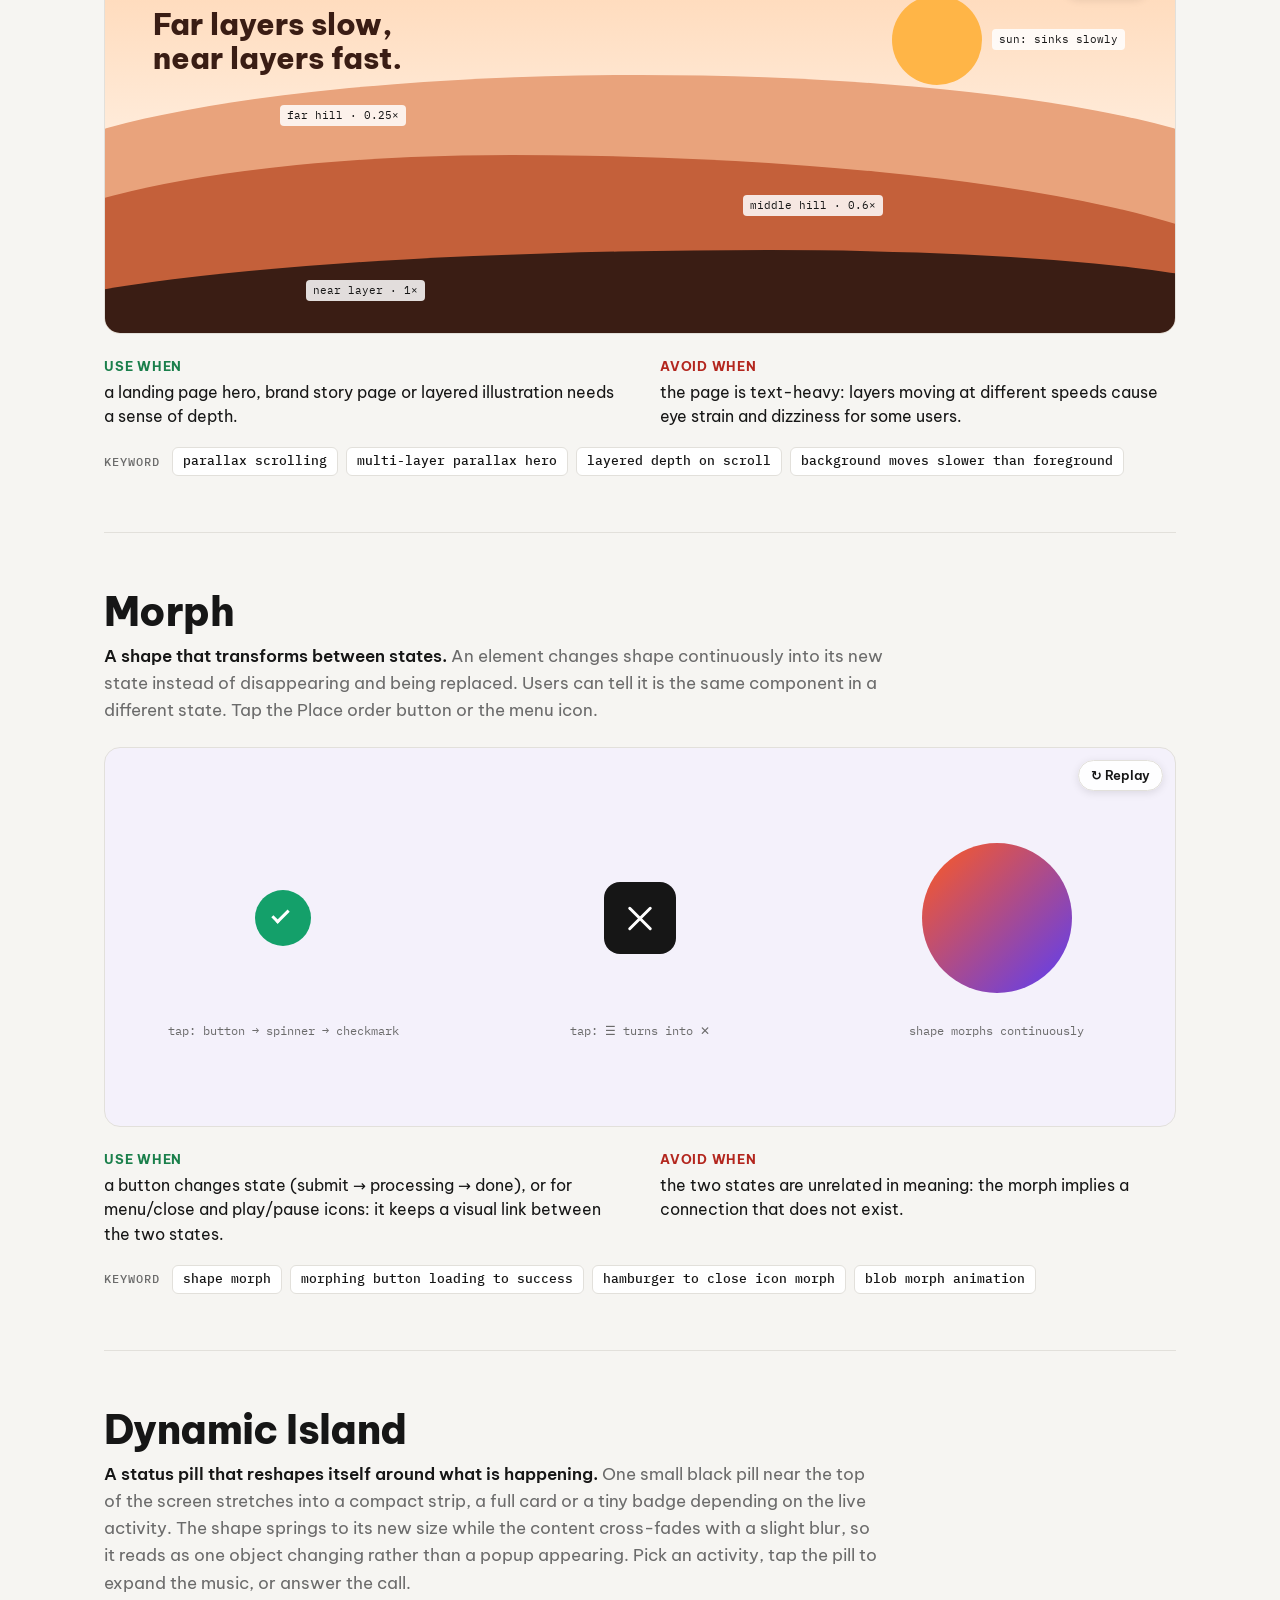
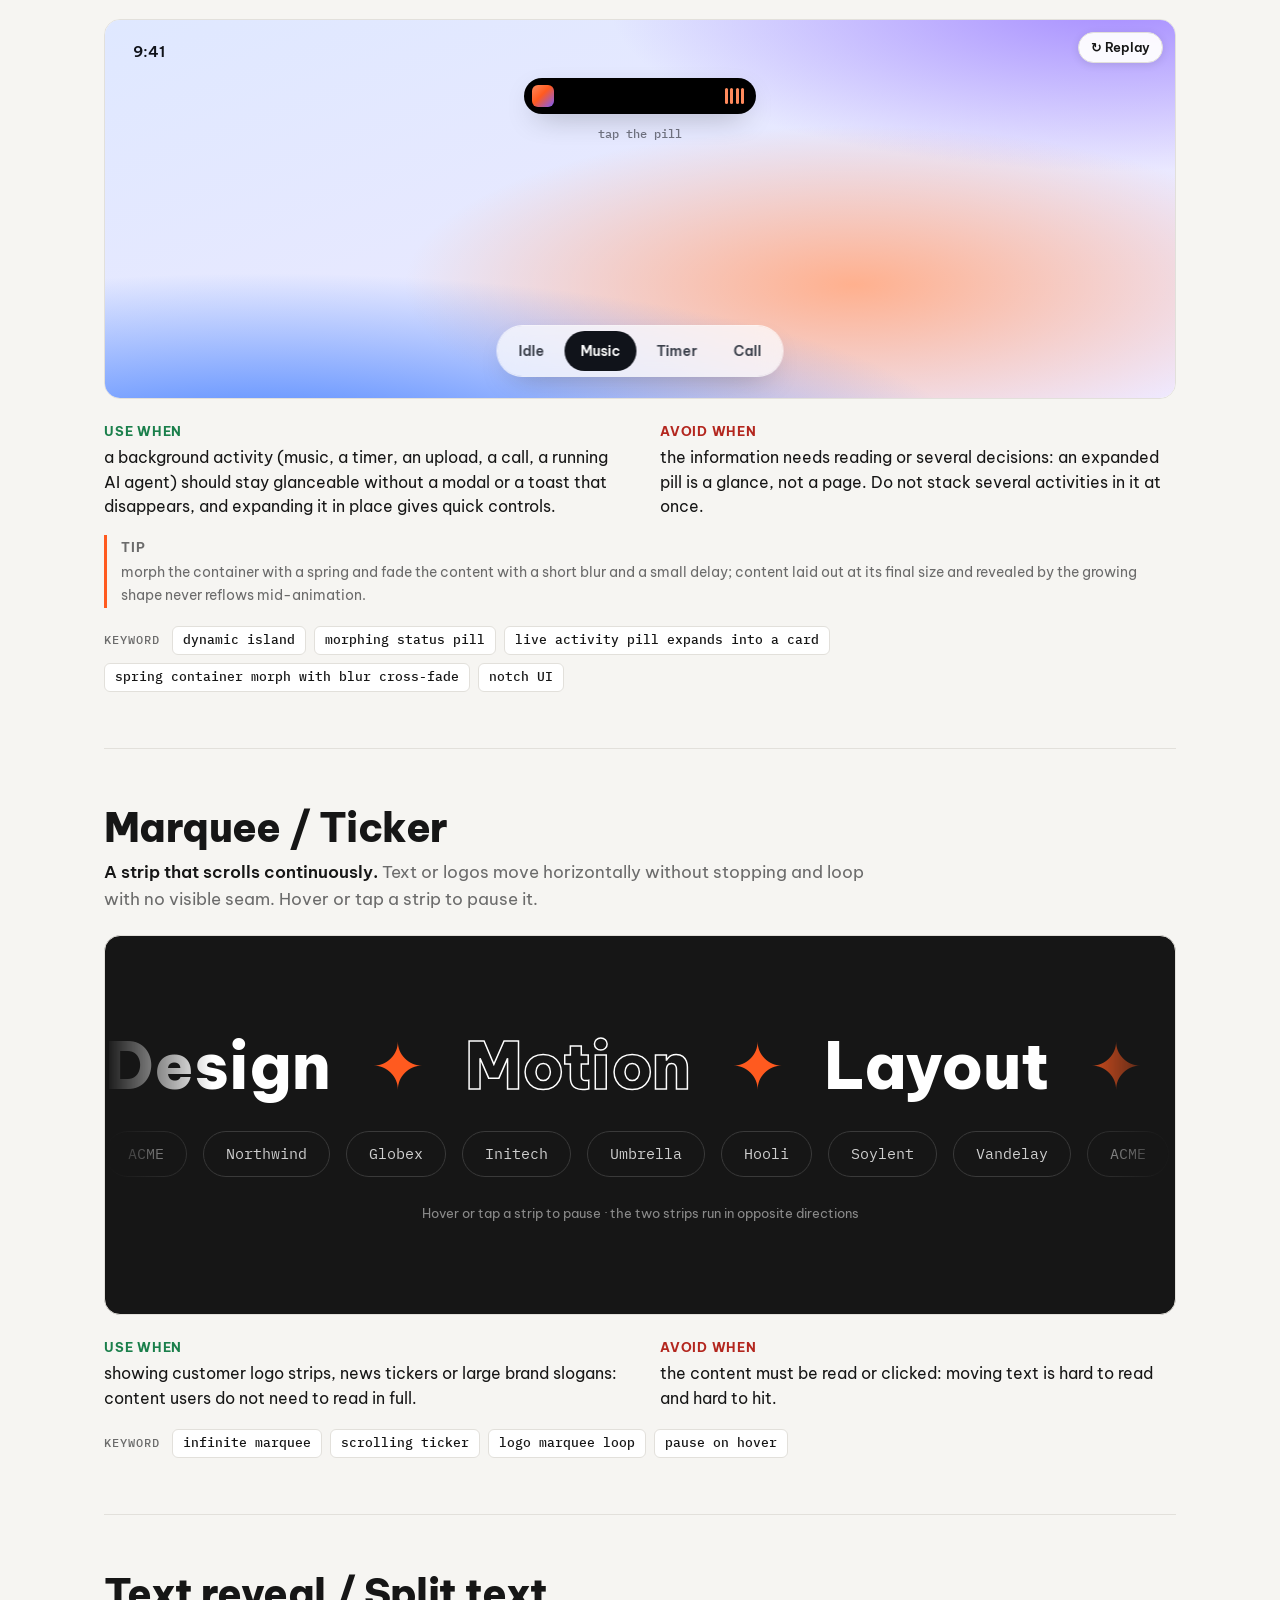
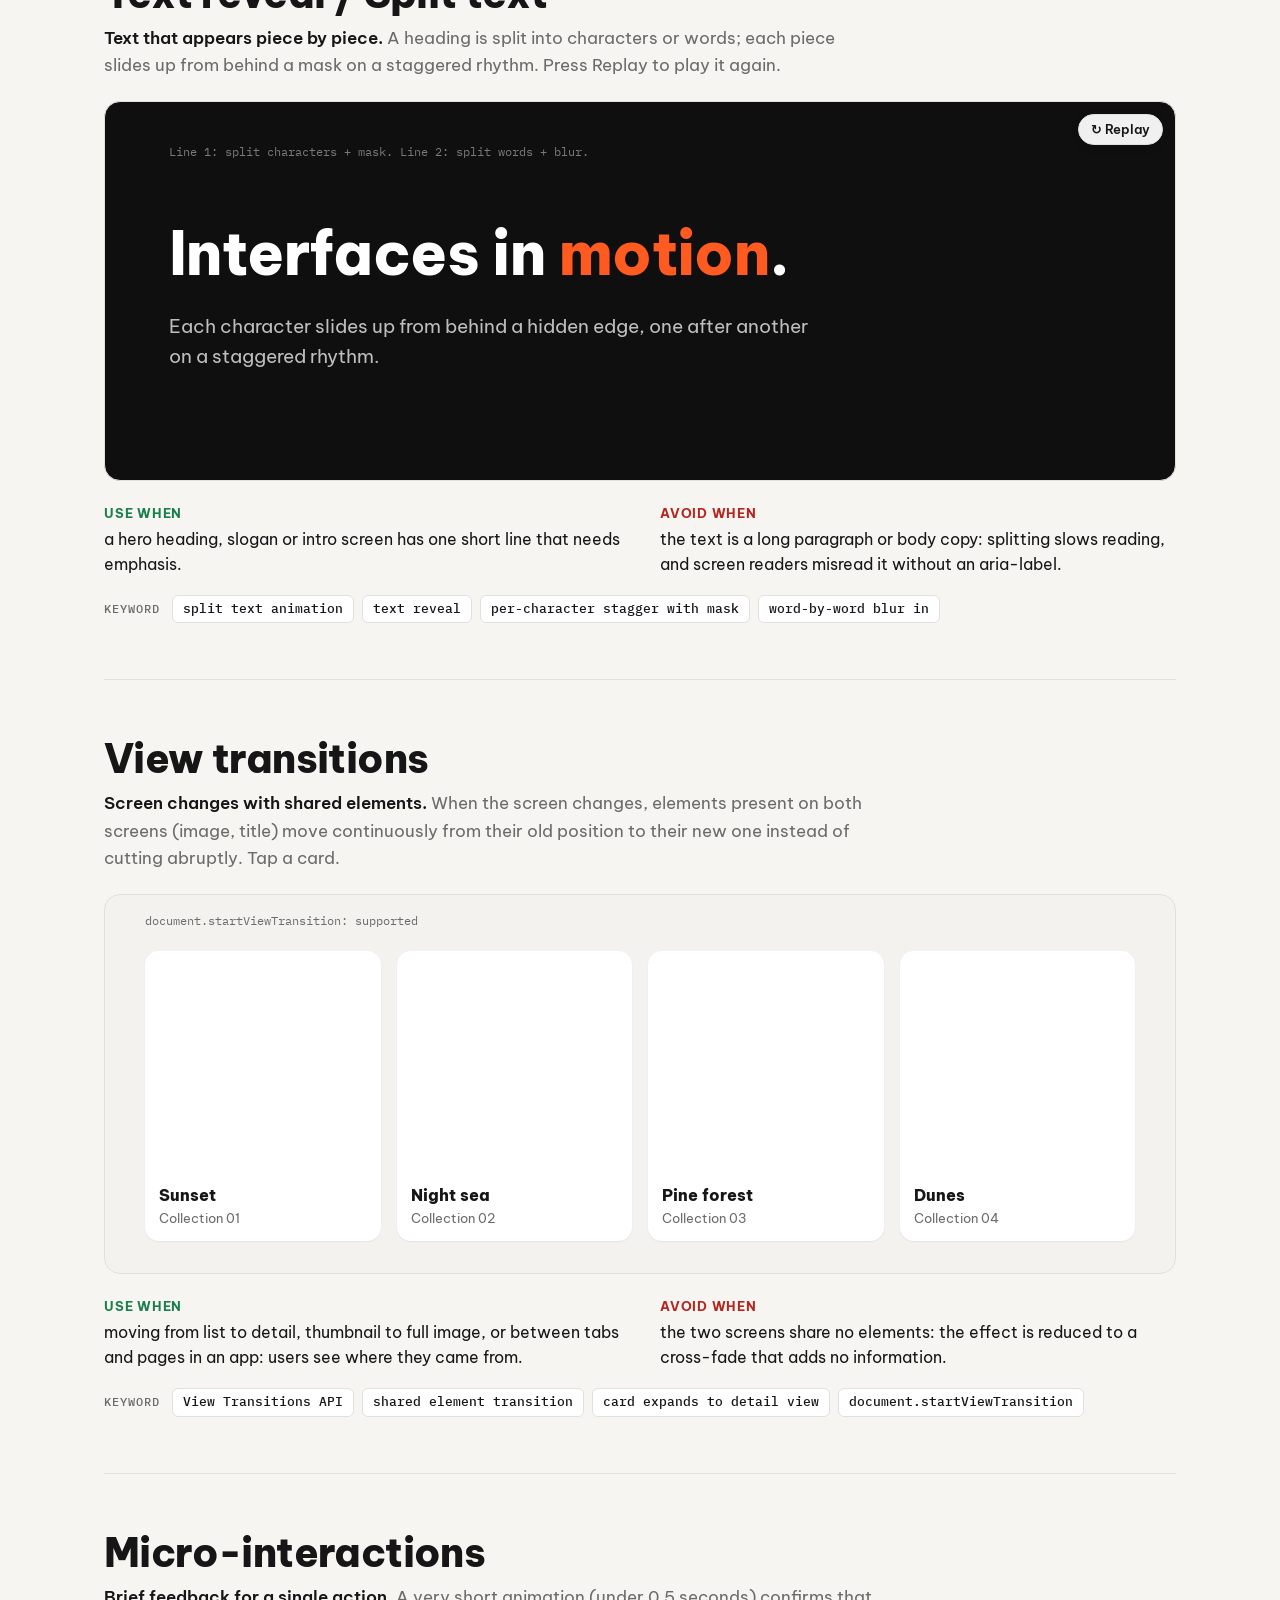
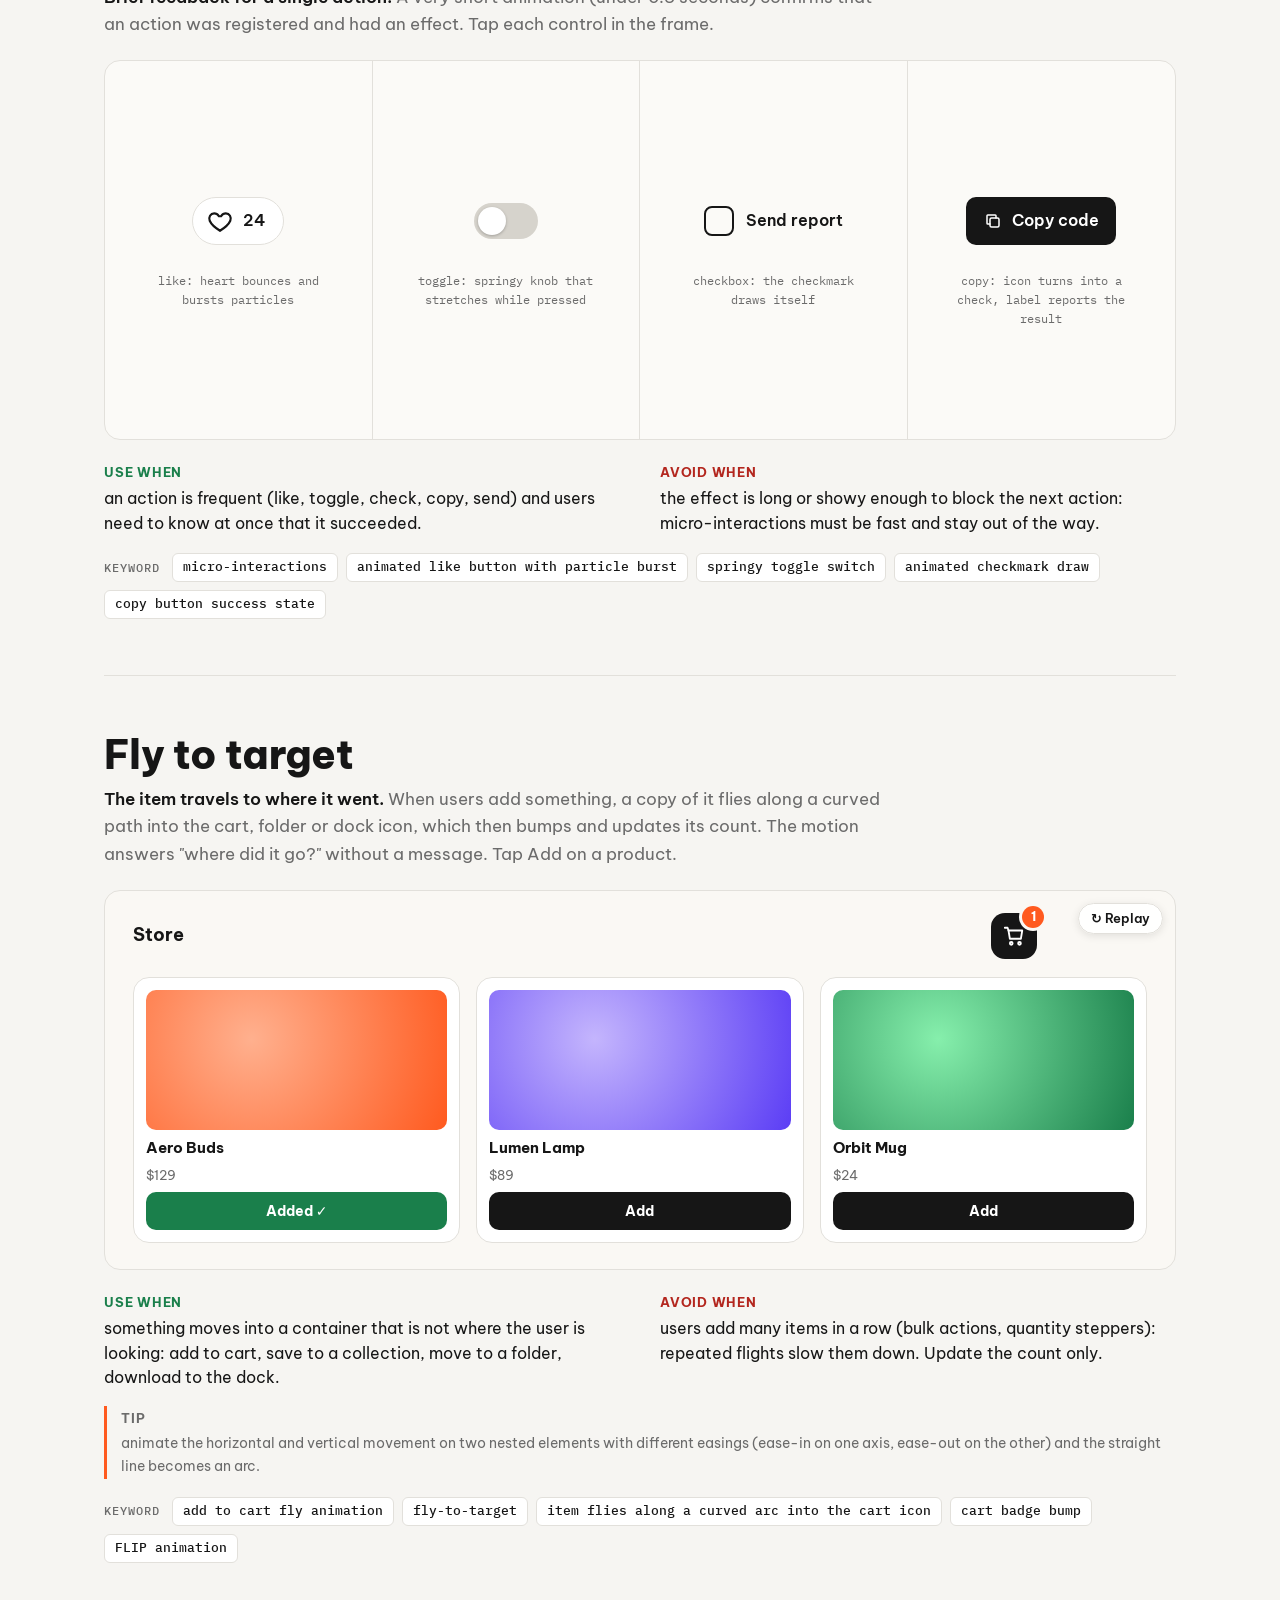
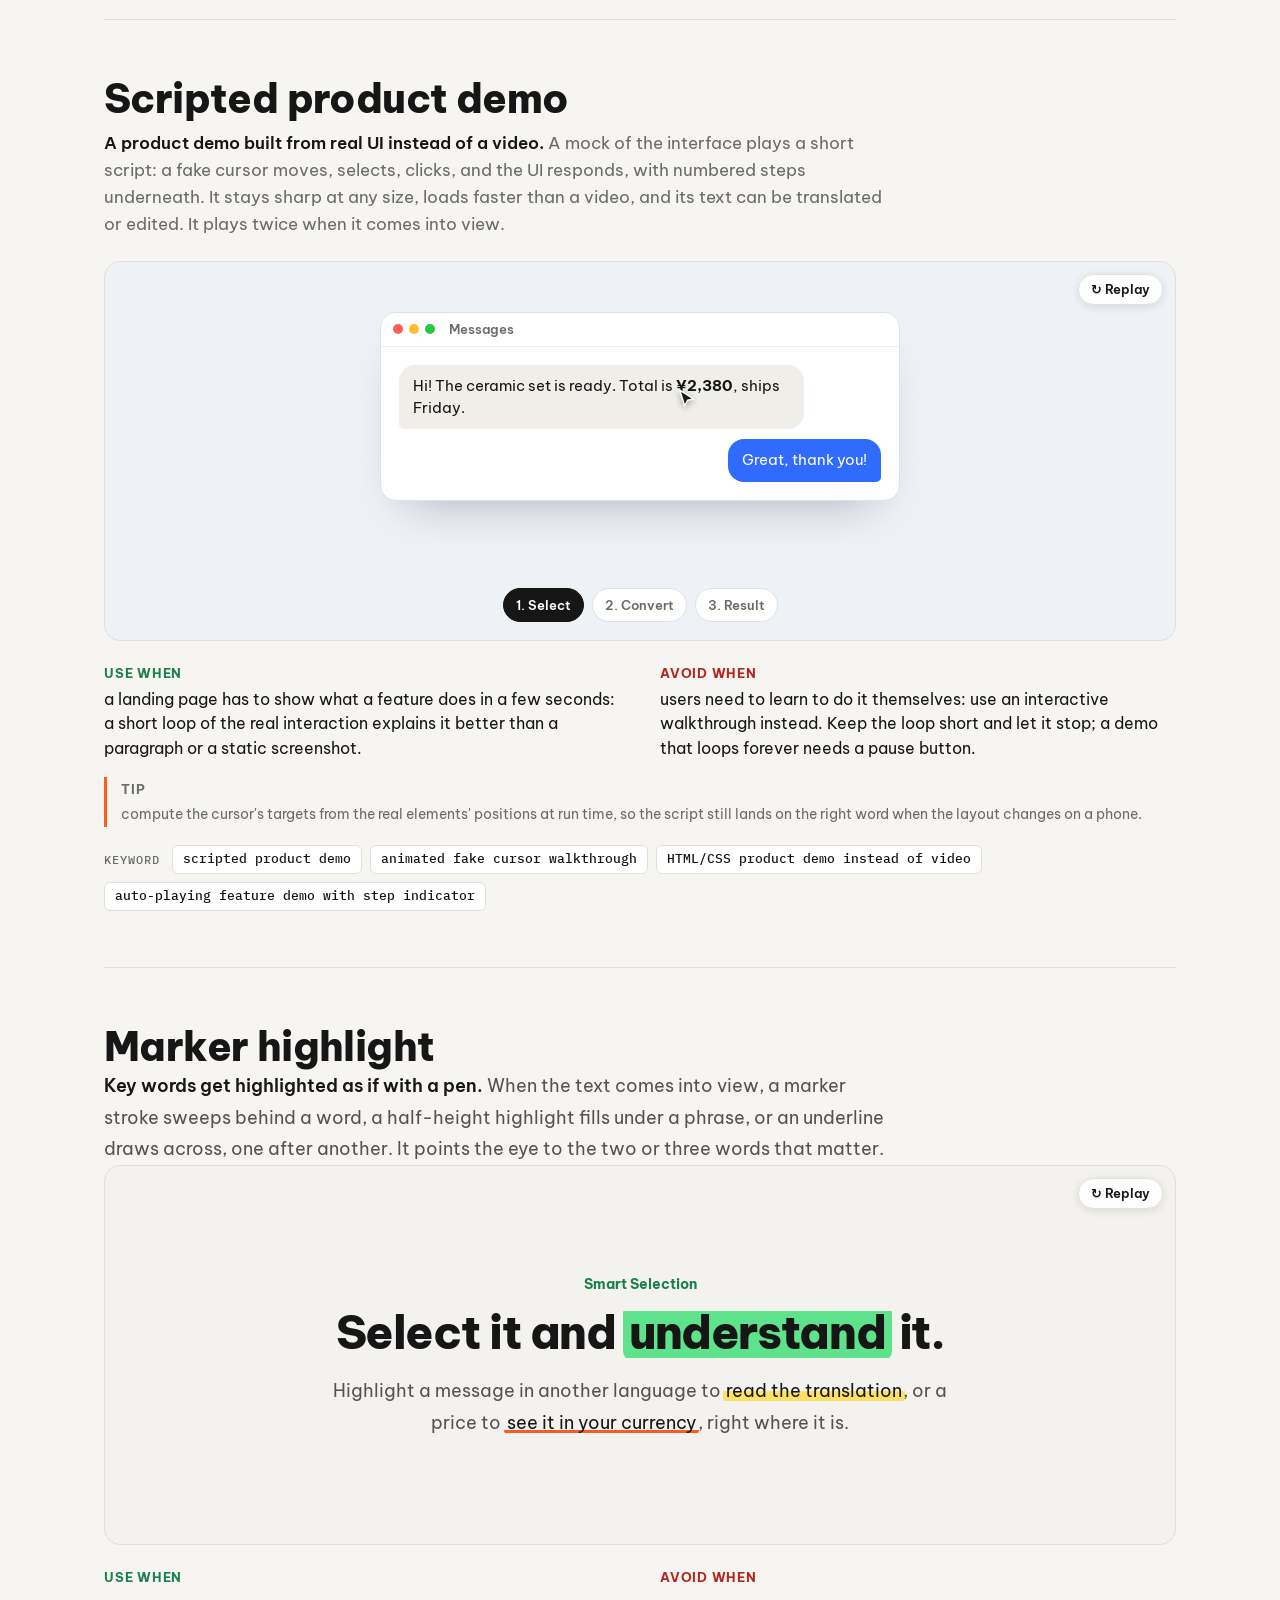
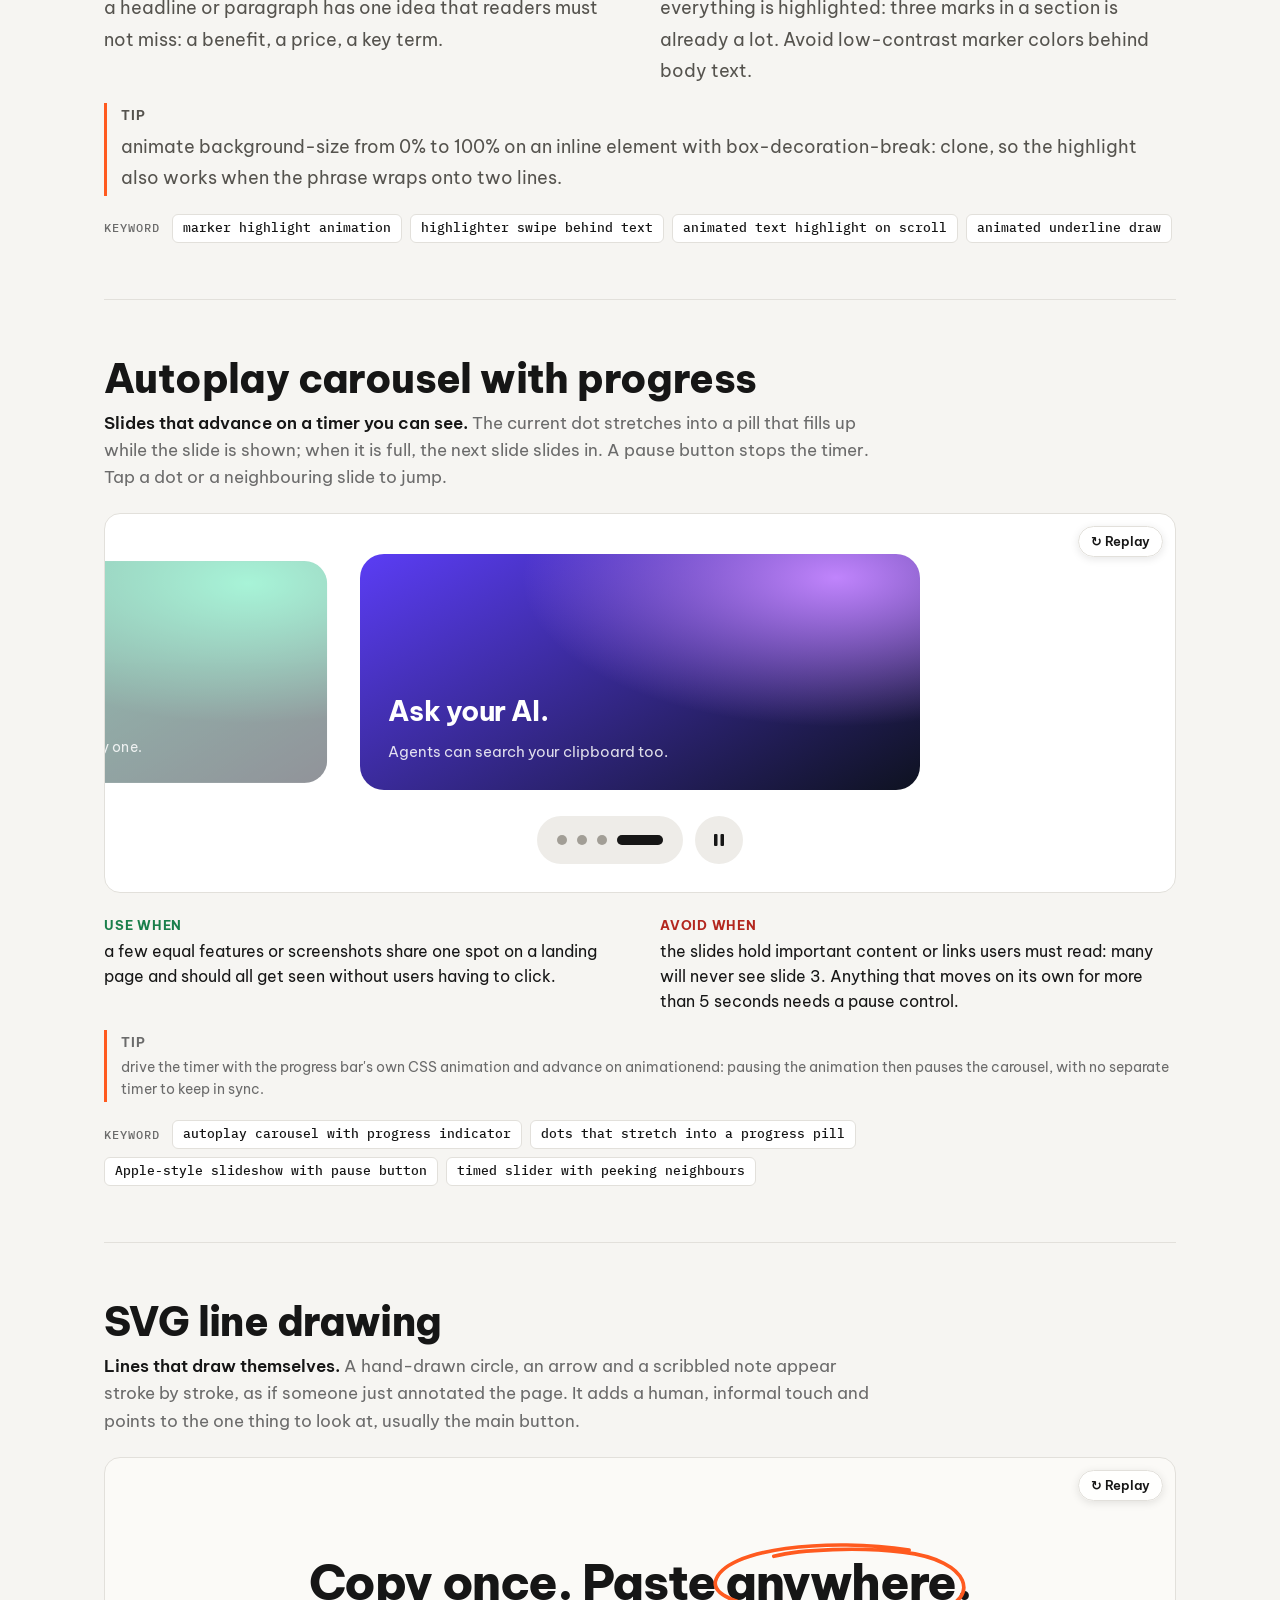
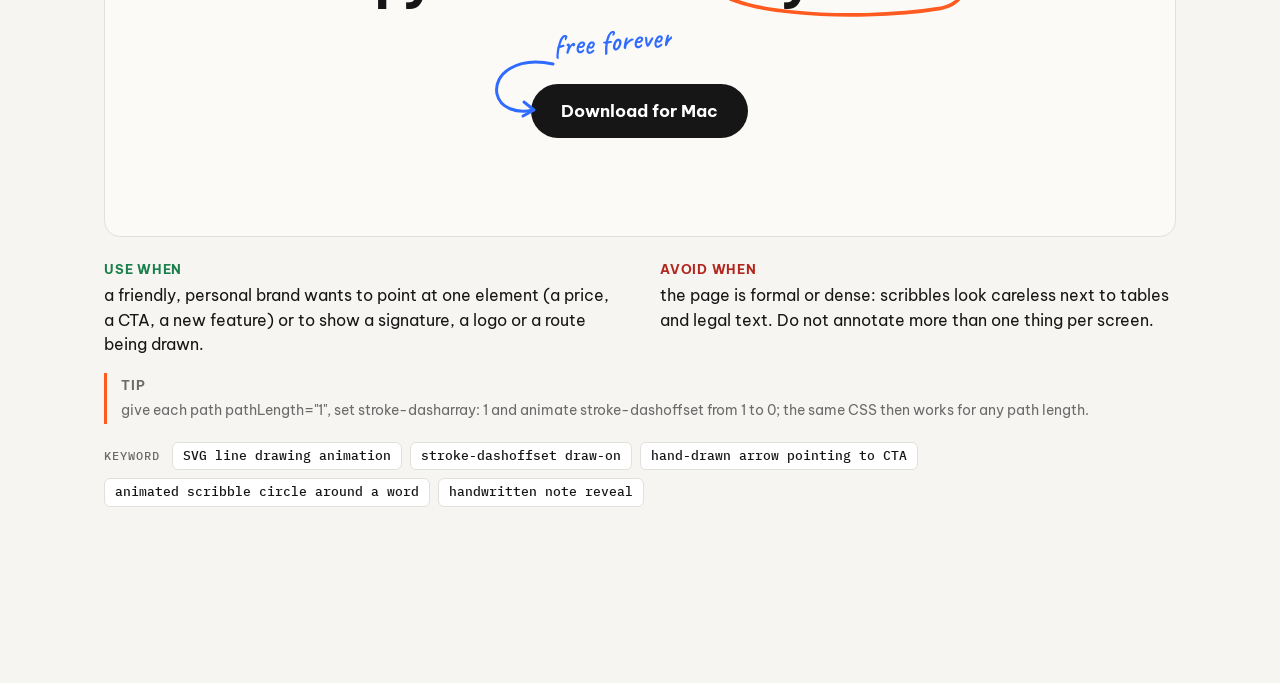
<file: motion.html>
<!doctype html>
<html lang="en">
<head>
<meta charset="utf-8">
<meta name="viewport" content="width=device-width, initial-scale=1">
<meta name="color-scheme" content="only light">
<title>Motion — Pattern Dictionary</title>
<meta name="description" content="17 motion patterns for web design: scrollytelling, sticky, scrub, reveal, stagger, parallax, morph, marquee, text reveal, view transitions, micro-interactions, dynamic island, fly to target, scripted demo, marker highlight, autoplay carousel, line drawing. Each has a live demo and prompt keywords.">
<meta property="og:type" content="article">
<meta property="og:site_name" content="Pattern Dictionary">
<meta property="og:title" content="Motion — Pattern Dictionary">
<meta property="og:description" content="17 motion patterns for web design: scrollytelling, sticky, scrub, reveal, stagger, parallax, morph, marquee, text reveal, view transitions, micro-interactions, dynamic island, fly to target, scripted demo, marker highlight, autoplay carousel, line drawing. Each has a live demo and prompt keywords.">
<meta property="og:url" content="https://epistex0.github.io/pattern-dictionary/motion.html">
<meta property="og:image" content="https://epistex0.github.io/pattern-dictionary/assets/og.png">
<meta name="twitter:card" content="summary_large_image">
<link rel="canonical" href="https://epistex0.github.io/pattern-dictionary/motion.html">
<meta name="theme-color" content="#f6f5f2">
<link rel="icon" href="data:image/svg+xml,%3Csvg xmlns='http://www.w3.org/2000/svg' viewBox='0 0 32 32'%3E%3Crect width='32' height='32' rx='9' fill='%23161616'/%3E%3Ccircle cx='16' cy='16' r='6.5' fill='%23ff5a1f'/%3E%3C/svg%3E">
<link rel="preconnect" href="https://fonts.googleapis.com">
<link rel="preconnect" href="https://fonts.gstatic.com" crossorigin>
<link href="https://fonts.googleapis.com/css2?family=Be+Vietnam+Pro:wght@400;600;800&family=IBM+Plex+Mono:wght@400;600&family=Caveat:wght@600&display=swap" rel="stylesheet">
<link rel="stylesheet" href="assets/dict.css">
<style>
  /* legacy page reset, now scoped to demos */
  :where(.demo h1,.demo h2,.demo h3){line-height:1.2;margin:0}
  :where(.demo button){font:inherit;color:inherit}
  .demo:has(.scroller) .replay{right:26px}
  .hint{position:absolute;top:12px;left:14px;z-index:20;font-size:12.5px;font-weight:600;color:var(--mute);background:rgba(255,255,255,.9);border:1px solid var(--line);border-radius:999px;padding:4px 11px;pointer-events:none}
  .rm-note{display:none;position:absolute;left:14px;bottom:12px;z-index:20;font-size:12px;color:var(--mute);background:#fff;border:1px solid var(--line);border-radius:6px;padding:3px 8px;pointer-events:none}
  .nosda{display:none;position:absolute;left:14px;bottom:12px;z-index:21;font-size:12px;color:#8a2a00;background:#fff3ec;border:1px solid #ffd2bd;border-radius:6px;padding:3px 8px}
  @supports not (animation-timeline: scroll()){ .needs-sda .nosda{display:block} }
  @media (prefers-reduced-motion: reduce){
    .rm-note{display:block}
    .nosda{display:none !important}
  }
  .scroller{position:absolute;inset:0;overflow-y:auto;overscroll-behavior:contain}

  /* ---------- 1. Scrollytelling ---------- */
  #scrollytelling .demo{background:#101418;color:#e9edf2}
  #scrollytelling .hint{background:#101418;color:#aab4c0;border-color:#2a323b}
  #scrollytelling .grid{display:grid;grid-template-columns:1fr 1fr}
  #scrollytelling .steps{padding:0 24px 0 48px}
  #scrollytelling .step{height:380px;display:flex;flex-direction:column;justify-content:center;opacity:.3;transition:opacity .4s}
  #scrollytelling .step.on{opacity:1}
  #scrollytelling .step small{font-family:var(--mono);color:var(--acc);font-size:12px}
  #scrollytelling .step h3{font-size:24px;margin:6px 0 8px}
  #scrollytelling .step p{margin:0;color:#aab4c0;font-size:15px;max-width:340px}
  #scrollytelling .visual{position:sticky;top:0;height:380px;display:grid;place-items:center}
  #scrollytelling .chart{position:relative;width:260px;height:240px}
  /* bars keep a fixed box; position = transform, shape = clip-path (no layout work per frame) */
  #scrollytelling .bar{position:absolute;bottom:40px;left:0;width:60px;height:190px;background:#3b4652;
    --x:100px;--y:-20px;--h:60px;--r:30px;
    transform:translate(var(--x),var(--y));clip-path:inset(calc(190px - var(--h)) 0 0 0 round var(--r));
    transition:transform .4s cubic-bezier(.2,.8,.2,1),clip-path .4s cubic-bezier(.2,.8,.2,1),background .4s ease-out}
  #scrollytelling .cap{position:absolute;left:0;right:0;bottom:0;text-align:center;font-family:var(--mono);font-size:12px;color:#7d8996}
  #scrollytelling [data-scene="1"] .bar{background:var(--acc)}
  #scrollytelling [data-scene="2"] .bar{--r:8px;--h:110px;--y:0px}
  #scrollytelling [data-scene="2"] .b1{--x:20px}#scrollytelling [data-scene="2"] .b3{--x:180px}
  #scrollytelling [data-scene="3"] .bar{--r:8px;--y:0px}
  #scrollytelling [data-scene="3"] .b1{--x:20px;--h:70px}
  #scrollytelling [data-scene="3"] .b2{--h:120px}
  #scrollytelling [data-scene="3"] .b3{--x:180px;--h:190px;background:var(--acc)}
  @media (prefers-reduced-motion: reduce){ #scrollytelling .bar,#scrollytelling .step{transition:none} }

  /* ---------- 2. Pin / Sticky ---------- */
  #pin .demo{background:#faf8f4}
  #pin .wrap{display:grid;grid-template-columns:300px 1fr;gap:40px;padding:56px 48px 0}
  #pin .pinned{position:sticky;top:56px;align-self:start;background:#161616;color:#fff;border-radius:14px;padding:20px;height:230px;display:flex;flex-direction:column;justify-content:space-between}
  #pin .pinned .img{height:110px;border-radius:10px;background:radial-gradient(circle at 35% 40%,#ffb08e,var(--acc) 45%,#7a2400)}
  #pin .pinned code{font-family:var(--mono);font-size:12px;color:#ffb08e}
  #pin .pinned h3{font-size:20px}
  #pin .spec{padding:18px 0;border-bottom:1px solid var(--line)}
  #pin .spec h4{margin:0 0 4px;font-size:16px}
  #pin .spec p{margin:0;color:var(--mute);font-size:14.5px}
  #pin .after{margin-top:40px;padding:40px 48px 60px;background:#ece8e0;color:var(--mute);font-size:15px}
  #pin .after b{color:var(--ink)}

  /* ---------- 3. Scrub ---------- */
  @property --scrub-p{syntax:'<integer>';inherits:true;initial-value:0}
  #scrub .demo{background:#f2f4ff}
  #scrub .scroller{scroll-timeline:--scrub y}
  #scrub .track{height:1400px}
  #scrub .stage{position:sticky;top:0;height:378px;display:grid;grid-template-columns:1fr 1fr;align-items:center;padding:0 56px;gap:40px}
  #scrub .ring{width:200px;height:200px;border-radius:50%;justify-self:center;display:grid;place-items:center;
    background:conic-gradient(#3346ff calc(var(--scrub-p)*1%),#dfe3ff 0)}
  #scrub .ring::before{content:"";grid-area:1/1;width:150px;height:150px;border-radius:50%;background:#f2f4ff}
  #scrub .num{grid-area:1/1;font-weight:800;font-size:40px;color:#1d2799;font-family:var(--mono)}
  #scrub .num::after{counter-reset:p var(--scrub-p);content:counter(p) "%"}
  #scrub .right h3{font-size:24px;margin-bottom:10px}
  #scrub .right p{margin:0 0 16px;color:#4a4f73;font-size:15px}
  #scrub .bar{height:10px;border-radius:5px;background:#dfe3ff;overflow:hidden}
  #scrub .bar i{display:block;height:100%;background:#3346ff;transform-origin:left;transform:scaleX(calc(var(--scrub-p) / 100))}
  #scrub .car{margin-top:18px;height:40px;position:relative;container-type:inline-size}
  #scrub .car span{position:absolute;left:0;translate:calc(var(--scrub-p) * (100cqw - 40px) / 100) 0;top:0;width:40px;height:40px;border-radius:8px;background:var(--acc);rotate:calc(var(--scrub-p)*3.6deg)}
  @keyframes scrub-p{from{--scrub-p:0}to{--scrub-p:100}}
  @media (prefers-reduced-motion: no-preference){
    #scrub .stage{animation:scrub-p linear both;animation-timeline:--scrub}
  }
  @media (prefers-reduced-motion: reduce){ #scrub .stage{--scrub-p:100} }

  /* ---------- 4. Scroll-triggered reveal ---------- */
  #reveal .demo{background:#f7f3ee}
  #reveal .list{padding:70px 56px 120px;display:grid;gap:22px}
  #reveal .intro{font-size:15px;color:var(--mute);max-width:520px;margin:0 0 220px}
  #reveal .intro b{color:var(--ink)}
  #reveal .card{display:flex;gap:18px;align-items:center;background:#fff;border:1px solid var(--line);border-radius:14px;padding:18px 20px;max-width:560px}
  #reveal .card:nth-child(odd){margin-left:auto}
  #reveal .card i{flex:none;width:52px;height:52px;border-radius:12px;background:var(--c)}
  #reveal .card h4{margin:0;font-size:16px}
  #reveal .card p{margin:0;color:var(--mute);font-size:14px}
  @media (prefers-reduced-motion: no-preference){
    #reveal .card{opacity:0;transform:translateY(40px);transition:opacity .7s ease,transform .7s cubic-bezier(.2,.8,.2,1)}
    #reveal .card.in{opacity:1;transform:none}
  }

  /* ---------- 5. Stagger ---------- */
  #stagger .demo{background:#fbfaf7;display:flex;flex-direction:column;justify-content:center;gap:34px;padding:0 56px}
  #stagger .row-label{font-family:var(--mono);font-size:12px;color:var(--mute);margin-bottom:10px}
  #stagger .row{display:grid;grid-template-columns:repeat(8,1fr);gap:12px}
  #stagger .tile{height:92px;border-radius:12px;background:#161616}
  #stagger .row.s .tile{background:var(--acc)}
  @keyframes stagger-in{from{opacity:0;transform:translateY(28px) scale(.9)}to{opacity:1;transform:none}}
  @media (prefers-reduced-motion: no-preference){
    #stagger .tile{opacity:0}
    #stagger .play .tile{animation:stagger-in .55s cubic-bezier(.2,.8,.2,1) both}
    #stagger .play .row.s .tile{animation-delay:calc(var(--i) * 80ms)}
  }

  /* ---------- 6. Parallax ---------- */
  #parallax .demo{background:#ffe9d6}
  #parallax .scroller{scroll-timeline:--plx y}
  #parallax .track{height:1300px}
  #parallax .stage{position:sticky;top:0;height:378px;overflow:hidden;background:linear-gradient(#ffd7b5,#fff1e4 60%)}
  #parallax .layer{position:absolute;left:-10%;right:-10%}
  #parallax .sun{left:auto;right:18%;top:40px;width:90px;height:90px;border-radius:50%;background:#ffb547}
  #parallax .far{top:120px;height:600px;background:#e9a37c;border-radius:50% 50% 0 0 / 120px 120px 0 0}
  #parallax .mid{top:200px;height:700px;background:#c4603a;border-radius:40% 60% 0 0 / 110px 140px 0 0}
  #parallax .near{top:295px;height:900px;background:#3a1d14;border-radius:60% 40% 0 0 / 80px 60px 0 0;color:#ffd7b5}
  #parallax .near p{max-width:520px;margin:80px auto 0;text-align:center;font-size:16px}
  #parallax .tag{position:absolute;font-family:var(--mono);font-size:11px;background:rgba(255,255,255,.85);color:#161616;padding:2px 7px;border-radius:4px}
  #parallax .far .tag{left:22%;top:30px}#parallax .mid .tag{left:58%;top:40px}#parallax .near .tag{left:24%;top:30px}
  #parallax .sun .tag{left:100px;top:34px;white-space:nowrap}
  #parallax .title{position:absolute;left:48px;top:52px;font-weight:800;font-size:30px;line-height:1.15;color:#3a1d14}
  @keyframes plx-sun{to{transform:translateY(70px)}}
  @keyframes plx-far{to{transform:translateY(-50px)}}
  @keyframes plx-mid{to{transform:translateY(-120px)}}
  @keyframes plx-near{to{transform:translateY(-200px)}}
  @keyframes plx-title{to{transform:translateY(-40px);opacity:0}}
  @media (prefers-reduced-motion: no-preference){
    #parallax .sun,#parallax .far,#parallax .mid,#parallax .near,#parallax .title{animation:linear both;animation-timeline:--plx}
    #parallax .sun{animation-name:plx-sun}#parallax .far{animation-name:plx-far}
    #parallax .mid{animation-name:plx-mid}#parallax .near{animation-name:plx-near}#parallax .title{animation-name:plx-title}
  }

  /* ---------- 7. Morph ---------- */
  #morph .demo{background:#f4f1fb;display:grid;grid-template-columns:1fr 1fr 1fr;align-items:center;justify-items:center}
  #morph .cell{display:grid;grid-template-rows:170px auto;place-items:center;gap:18px}
  #morph .cap{font-family:var(--mono);font-size:12px;color:var(--mute);text-align:center}
  #morph .send{position:relative;width:180px;height:56px;border:0;border-radius:14px;background:#5b3df5;color:#fff;font-weight:800;font-size:16px;cursor:pointer;
    transition:width .45s cubic-bezier(.6,0,.2,1),border-radius .45s,background .4s}
  #morph .send .t{transition:opacity .2s}
  #morph .send::before{content:"";position:absolute;inset:14px;border-radius:50%;border:3px solid rgba(255,255,255,.35);border-top-color:#fff;opacity:0}
  #morph .send::after{content:"";position:absolute;left:21px;top:16px;width:9px;height:17px;border:solid #fff;border-width:0 3px 3px 0;transform:rotate(45deg) scale(0);transition:transform .35s cubic-bezier(.3,1.6,.5,1)}
  #morph .send.loading,#morph .send.done{width:56px;border-radius:28px}
  #morph .send.loading .t,#morph .send.done .t{opacity:0}
  #morph .send.loading::before{opacity:1;animation:morph-spin .7s linear infinite}
  #morph .send.done{background:#14a06a}
  #morph .send.done::after{transform:rotate(45deg) scale(1)}
  @keyframes morph-spin{to{transform:rotate(360deg)}}
  #morph .burger{width:72px;height:72px;border-radius:16px;border:0;background:#161616;cursor:pointer;position:relative}
  #morph .burger i{position:absolute;left:20px;width:32px;height:3px;border-radius:2px;background:#fff;transition:transform .4s cubic-bezier(.6,0,.2,1),opacity .2s}
  #morph .burger i:nth-child(1){top:26px}#morph .burger i:nth-child(2){top:35px}#morph .burger i:nth-child(3){top:44px}
  #morph .burger.x i:nth-child(1){transform:translateY(9px) rotate(45deg)}
  #morph .burger.x i:nth-child(2){opacity:0;transform:scaleX(0)}
  #morph .burger.x i:nth-child(3){transform:translateY(-9px) rotate(-45deg)}
  #morph .blob{width:150px;height:150px;background:linear-gradient(135deg,var(--acc),#5b3df5);border-radius:50%}
  @keyframes morph-blob{
    0%,100%{border-radius:50%;rotate:0deg}
    33%{border-radius:18px;rotate:45deg}
    66%{border-radius:70% 30% 60% 40% / 40% 60% 40% 60%;rotate:120deg}}
  @media (prefers-reduced-motion: no-preference){ #morph .blob{animation:morph-blob 6s ease-in-out infinite} }
  @media (prefers-reduced-motion: reduce){ #morph .send,#morph .send .t,#morph .burger i,#morph .send::after{transition:none} #morph .send.loading::before{animation:none} }

  /* ---------- 7b. Dynamic Island ---------- */
  #dynamic-island .demo{--demo-h-m:340px;--spring:cubic-bezier(.2,1.25,.3,1);padding:0}
  @supports (transition-timing-function:linear(0,1)){
    #dynamic-island .demo{--spring:linear(0,.06 2.4%,.23 5.3%,.46 9.1%,.72 14%,.9 19%,1.01 25%,1.04 30%,1.035 36%,1.01 46%,.998 58%,1)}}
  #dynamic-island .screen{position:absolute;inset:0;container-type:inline-size;overflow:hidden;
    background:radial-gradient(110% 80% at 15% 115%,#3d7bff 0%,transparent 60%),radial-gradient(80% 75% at 95% -5%,#a58bff 0%,transparent 60%),radial-gradient(60% 60% at 70% 70%,#ffb08e 0%,transparent 70%),linear-gradient(160deg,#dfe8ff,#efe9ff)}
  #dynamic-island .sbar{position:absolute;left:28px;right:28px;top:22px;display:flex;justify-content:space-between;font:600 15px var(--sans);color:#10131a}
  #dynamic-island .island{--w:126px;--h:36px;--r:18px;--xw:min(380px,100cqw - 24px);position:absolute;left:50%;top:58px;translate:-50% 0;width:var(--w);height:var(--h);border-radius:var(--r);
    padding:0;border:0;background:#000;color:#fff;overflow:hidden;cursor:pointer;box-shadow:0 10px 30px -12px rgba(0,0,0,.45);
    transition:width .62s var(--spring),height .62s var(--spring),border-radius .62s var(--spring)}
  #dynamic-island .tap{position:absolute;inset:0;border:0;background:none;border-radius:inherit;cursor:pointer;z-index:1}
  #dynamic-island .island:has(.tap:focus-visible){outline:3px solid var(--acc);outline-offset:3px}
  #dynamic-island .island[data-s=music]{--w:232px}
  #dynamic-island .island[data-s=music-x]{--w:var(--xw);--h:156px;--r:42px}
  #dynamic-island .island[data-s=timer]{--w:200px}
  #dynamic-island .island[data-s=call]{--w:var(--xw);--h:78px;--r:39px}
  #dynamic-island .island[data-s=oncall]{--w:210px}
  /* views: laid out at their final size, centred, so the pill reveals them instead of reflowing them */
  #dynamic-island .v{position:absolute;left:50%;top:0;translate:-50% 0;display:flex;align-items:center;opacity:0;filter:blur(8px);scale:.88;pointer-events:none;
    transition:opacity .18s,filter .18s,scale .18s}
  #dynamic-island .island[data-s=music] .v-music,#dynamic-island .island[data-s=music-x] .v-mx,#dynamic-island .island[data-s=timer] .v-timer,
  #dynamic-island .island[data-s=call] .v-call,#dynamic-island .island[data-s=oncall] .v-oncall{opacity:1;filter:none;scale:1;pointer-events:auto;
    transition:opacity .3s .14s,filter .3s .14s,scale .55s .1s var(--spring)}
  #dynamic-island .v-music,#dynamic-island .v-timer,#dynamic-island .v-oncall{height:36px;justify-content:space-between;padding:0 12px 0 8px}
  #dynamic-island .v-music{width:232px}
  #dynamic-island .v-timer{width:200px;padding-left:12px}
  #dynamic-island .v-oncall{width:210px;padding-left:12px}
  #dynamic-island .art{flex:none;width:22px;height:22px;border-radius:6px;background:linear-gradient(135deg,#ff8a5c,#ff5a1f 45%,#7c5cff)}
  #dynamic-island .eq{display:flex;align-items:center;gap:2.5px;height:16px}
  #dynamic-island .eq b{width:3px;height:100%;border-radius:2px;background:#ff8a5c;transform-origin:50% 50%;animation:di-eq .9s ease-in-out infinite alternate}
  #dynamic-island .eq b:nth-child(2){animation-delay:-.3s}#dynamic-island .eq b:nth-child(3){animation-delay:-.6s}#dynamic-island .eq b:nth-child(4){animation-delay:-.45s}
  @keyframes di-eq{from{transform:scaleY(.25)}to{transform:scaleY(1)}}
  #dynamic-island .v-mx{width:var(--xw);height:156px;flex-direction:column;align-items:stretch;justify-content:center;gap:12px;padding:0 24px;text-align:left}
  #dynamic-island .mx-top{display:flex;align-items:center;gap:14px}
  #dynamic-island .mx-top .art{width:54px;height:54px;border-radius:14px}
  #dynamic-island .mx-top b{display:block;font-size:16px}
  #dynamic-island .mx-top small{color:#9a9aa3;font-size:13.5px}
  #dynamic-island .mx-top .eq{margin-left:auto}
  #dynamic-island .prog{display:flex;align-items:center;gap:10px;font:500 11.5px var(--mono);color:#9a9aa3}
  #dynamic-island .prog span{flex:1;height:5px;border-radius:3px;background:#333;overflow:hidden}
  #dynamic-island .prog span::before{content:"";display:block;width:38%;height:100%;background:#fff;border-radius:3px}
  #dynamic-island .ring{flex:none;width:20px;height:20px;border-radius:50%;background:conic-gradient(var(--acc) var(--p,80%),#3a2a22 0)}
  #dynamic-island .v-timer b,#dynamic-island .v-oncall b{font:600 15px var(--mono);color:#ff8a5c}
  #dynamic-island .v-oncall b{color:#3ee6a8}
  #dynamic-island .v-oncall i{flex:none;width:10px;height:10px;border-radius:50%;background:#3ee6a8}
  #dynamic-island .v-call{width:var(--xw);height:78px;gap:12px;padding:0 12px 0 14px;text-align:left}
  #dynamic-island .av{flex:none;width:50px;height:50px;border-radius:50%;display:grid;place-items:center;font-weight:800;font-size:20px;background:linear-gradient(135deg,#ffb08e,#ff5a1f)}
  #dynamic-island .v-call .who{flex:1;min-width:0}
  #dynamic-island .v-call small{display:block;color:#9a9aa3;font-size:12.5px}
  #dynamic-island .v-call strong{font-size:17px}
  #dynamic-island .v-call [data-a]{position:relative;z-index:2;flex:none;width:50px;height:50px;border-radius:50%;border:0;display:grid;place-items:center;cursor:pointer;color:#fff}
  #dynamic-island .v-call [data-a]:active{scale:.92}
  #dynamic-island .v-call [data-a=no]{background:#ff453a}
  #dynamic-island .v-call [data-a=yes]{background:#30d158}
  #dynamic-island .v-call svg{width:22px;height:22px}
  #dynamic-island .v-call [data-a=no] svg{rotate:135deg}
  #dynamic-island .picks{position:absolute;left:50%;bottom:22px;translate:-50% 0;display:flex;gap:4px;padding:5px;border-radius:999px;background:rgba(255,255,255,.72);
    backdrop-filter:blur(14px);box-shadow:0 0 0 1px rgba(255,255,255,.8),0 12px 30px -14px rgba(16,19,26,.35)}
  #dynamic-island .picks button{border:0;background:none;border-radius:999px;padding:9px 16px;font-weight:600;font-size:14px;cursor:pointer;color:#3a3f4a;transition:background .2s,color .2s}
  #dynamic-island .picks button[aria-pressed=true]{background:#10131a;color:#fff}
  #dynamic-island .taphint{position:absolute;left:50%;top:106px;translate:-50% 0;font:500 12px var(--mono);color:rgba(16,19,26,.55);white-space:nowrap;opacity:0;transition:opacity .3s}
  @media (prefers-reduced-motion: reduce){ #dynamic-island .island,#dynamic-island .v{transition:none!important} #dynamic-island .eq b{animation:none} }

  /* ---------- 12. Fly to target ---------- */
  #fly-to-cart .demo{--demo-h-m:360px;background:#faf8f4}
  #fly-to-cart .shop{position:absolute;inset:0;padding:22px 28px 26px;display:flex;flex-direction:column;gap:18px}
  #fly-to-cart .top{display:flex;align-items:center;gap:14px;padding-right:110px}
  #fly-to-cart .top b{font-size:18px}
  #fly-to-cart .cart{position:relative;margin-left:auto;width:46px;height:46px;border-radius:14px;background:#161616;color:#fff;display:grid;place-items:center}
  #fly-to-cart .cart svg{width:22px;height:22px}
  #fly-to-cart .badge{position:absolute;top:-7px;right:-7px;min-width:22px;height:22px;padding:0 6px;border-radius:11px;background:var(--acc);color:#fff;font-size:12px;font-weight:800;display:grid;place-items:center;box-shadow:0 0 0 3px #faf8f4}
  #fly-to-cart .items{flex:1;min-height:0;display:grid;grid-template-columns:repeat(3,1fr);gap:16px}
  #fly-to-cart .item{display:flex;flex-direction:column;gap:6px;min-width:0;padding:12px;background:#fff;border:1px solid var(--line);border-radius:16px}
  #fly-to-cart .img{flex:1;min-height:0;border-radius:10px;background:radial-gradient(circle at 35% 35%,var(--c1),var(--c2))}
  #fly-to-cart .item b{font-size:14.5px}
  #fly-to-cart .item small{color:var(--mute);font-size:13px}
  #fly-to-cart .add{height:38px;border:0;border-radius:10px;background:#161616;color:#fff;font-weight:700;font-size:14px;cursor:pointer;transition:background .2s}
  #fly-to-cart .add.ok{background:#1a7f4b}
  #fly-to-cart .fx{position:absolute;left:0;top:0;z-index:30;pointer-events:none}
  #fly-to-cart .fy{border-radius:10px;box-shadow:0 12px 24px -10px rgba(0,0,0,.4)}

  /* ---------- 13. Scripted product demo ---------- */
  #scripted-demo .demo{--demo-h-m:400px;background:#eef1f6}
  #scripted-demo .win{position:absolute;left:50%;top:50px;translate:-50% 0;width:min(520px,calc(100% - 32px));background:#fff;border:1px solid #dde2ea;border-radius:16px;box-shadow:0 24px 50px -28px rgba(16,24,40,.35)}
  #scripted-demo .wbar{height:34px;display:flex;align-items:center;gap:6px;padding:0 12px;border-bottom:1px solid #edf0f4;font-size:12.5px;font-weight:600;color:var(--mute)}
  #scripted-demo .wbar i{width:10px;height:10px;border-radius:50%;background:#ff5f57}
  #scripted-demo .wbar i+i{background:#febc2e}#scripted-demo .wbar i+i+i{background:#28c840;margin-right:8px}
  #scripted-demo .chat{display:flex;flex-direction:column;gap:10px;padding:18px}
  #scripted-demo .msg{max-width:84%;padding:10px 14px;border-radius:16px;font-size:14.5px;line-height:1.55}
  #scripted-demo .in{align-self:flex-start;background:#f0eee9;border-bottom-left-radius:5px}
  #scripted-demo .out{align-self:flex-end;background:#2f6bff;color:#fff;border-bottom-right-radius:5px}
  #scripted-demo .sel{position:relative;display:inline-block;font-weight:700}
  #scripted-demo .hl{position:absolute;inset:-1px -3px;border-radius:4px;background:rgba(47,107,255,.28);transform-origin:0 50%;transform:scaleX(0)}
  #scripted-demo .tx{position:relative}
  #scripted-demo.s-sel .hl{transform:scaleX(1);transition:transform .65s linear}
  #scripted-demo .tools{position:absolute;z-index:20;display:flex;gap:2px;padding:4px;border-radius:10px;background:#161616;translate:-50% -100%;opacity:0;scale:.85;transform-origin:50% 100%;transition:opacity .2s,scale .35s cubic-bezier(.2,1.4,.3,1)}
  #scripted-demo .tools span{padding:6px 10px;border-radius:7px;color:#fff;font-size:12.5px;font-weight:600}
  #scripted-demo.s-tools .tools{opacity:1;scale:1}
  #scripted-demo.s-click .conv{background:var(--acc)}
  #scripted-demo .result{position:absolute;z-index:20;display:grid;gap:2px;padding:12px 16px;border-radius:14px;background:#fff;border:1px solid var(--line);box-shadow:0 18px 40px -18px rgba(16,24,40,.4);translate:-50% 8px;opacity:0;transition:opacity .25s,translate .45s cubic-bezier(.2,1.3,.3,1)}
  #scripted-demo .result small{color:var(--mute);font-size:12.5px}
  #scripted-demo .result b{font-size:24px;letter-spacing:-.01em}
  #scripted-demo .result span{font:500 11.5px var(--mono);color:var(--mute)}
  #scripted-demo.s-res .result{opacity:1;translate:-50% 0}
  #scripted-demo .cursor{position:absolute;left:0;top:0;z-index:25;width:22px;height:22px;pointer-events:none;transition:transform .7s cubic-bezier(.6,0,.2,1)}
  #scripted-demo .cursor svg{width:22px;height:22px;filter:drop-shadow(0 2px 3px rgba(0,0,0,.3))}
  #scripted-demo .cursor::after{content:"";position:absolute;left:-9px;top:-9px;width:20px;height:20px;border-radius:50%;border:2px solid var(--acc);opacity:0}
  #scripted-demo.s-click .cursor::after{animation:sd-ripple .5s ease-out}
  @keyframes sd-ripple{from{opacity:1;scale:.3}to{opacity:0;scale:1.7}}
  #scripted-demo .steps{position:absolute;left:0;right:0;bottom:18px;display:flex;justify-content:center;gap:8px;margin:0;padding:0 12px;list-style:none;counter-reset:s}
  #scripted-demo .steps li{counter-increment:s;padding:6px 12px;border-radius:999px;background:#fff;border:1px solid #dde2ea;font-size:12.5px;font-weight:600;color:var(--mute);transition:background .25s,color .25s,border-color .25s}
  #scripted-demo .steps li::before{content:counter(s) ". "}
  #scripted-demo .steps li.on{background:#161616;border-color:#161616;color:#fff}
  @media (prefers-reduced-motion: reduce){ #scripted-demo .cursor,#scripted-demo.s-sel .hl{transition:none} }

  /* ---------- 14. Marker highlight ---------- */
  #marker-highlight .demo{--demo-h-m:340px;background:#f3f2ee;display:grid;place-items:center;padding:24px}
  #marker-highlight .copy{max-width:640px;text-align:center}
  #marker-highlight .copy small{font-weight:700;font-size:14px;color:#1a7f4b}
  #marker-highlight h3{margin:10px 0 16px;font-size:46px;font-weight:800;letter-spacing:-.03em;line-height:1.15}
  #marker-highlight p{margin:0;font-size:18px;line-height:1.75;color:#55534e}
  #marker-highlight .mk{color:inherit;background-color:transparent;padding:0 .14em;margin:0 -.06em;border-radius:.22em;-webkit-box-decoration-break:clone;box-decoration-break:clone;
    background-repeat:no-repeat;background-size:0% 100%;transition:background-size .75s cubic-bezier(.6,0,.2,1) var(--d,0s)}
  #marker-highlight .g{--d:.15s;background-image:linear-gradient(transparent 14%,#5ee38c 14%,#5ee38c 94%,transparent 94%)}
  #marker-highlight .y{--d:.8s;color:#161616;background-image:linear-gradient(transparent 52%,#ffe066 52%,#ffe066 94%,transparent 94%)}
  #marker-highlight .u{--d:1.35s;color:#161616;background-image:linear-gradient(transparent 84%,var(--acc) 84%,var(--acc) 96%,transparent 96%)}
  #marker-highlight .on .mk{background-size:100% 100%}
  #marker-highlight .nt .mk{transition:none}
  @media (prefers-reduced-motion: reduce){ #marker-highlight .mk{transition:none} }

  /* ---------- 15. Autoplay carousel ---------- */
  #autoplay-carousel .demo{--demo-h-m:380px;background:#fff}
  #autoplay-carousel .car{position:absolute;left:0;right:0;top:40px;height:236px;overflow:hidden;container-type:inline-size}
  #autoplay-carousel .track{--sw:min(560px,100cqw - 72px);display:flex;gap:16px;height:100%;padding:0 calc(50cqw - var(--sw) / 2);transform:translateX(calc(var(--i,0) * (var(--sw) + 16px) * -1));transition:transform .75s cubic-bezier(.6,0,.2,1)}
  #autoplay-carousel .slide{flex:none;width:var(--sw);height:100%;display:flex;flex-direction:column;justify-content:flex-end;gap:6px;padding:26px 28px;border-radius:24px;color:#fff;cursor:pointer;
    background:radial-gradient(80% 90% at 85% 10%,var(--b),transparent 70%),linear-gradient(150deg,var(--a),#0e1220);opacity:.45;scale:.94;transition:opacity .6s,scale .75s cubic-bezier(.6,0,.2,1)}
  #autoplay-carousel .slide.on{opacity:1;scale:1}
  #autoplay-carousel .slide b{font-size:28px;letter-spacing:-.02em}
  #autoplay-carousel .slide span{font-size:15px;opacity:.85}
  #autoplay-carousel .ctrl{position:absolute;left:50%;bottom:28px;translate:-50% 0;display:flex;gap:12px;align-items:center}
  #autoplay-carousel .dots{display:flex;align-items:center;gap:10px;height:48px;padding:0 20px;border-radius:24px;background:#eeece8}
  #autoplay-carousel .dots button{position:relative;width:10px;height:10px;padding:0;border:0;border-radius:5px;background:#a29e96;cursor:pointer;overflow:hidden;transition:width .45s cubic-bezier(.6,0,.2,1)}
  #autoplay-carousel .dots button::after{content:"";position:absolute;inset:-12px -6px}
  #autoplay-carousel .dots button[aria-current]{width:46px;background:#cfcbc3}
  #autoplay-carousel .dots i{position:absolute;inset:0;background:#161616;transform-origin:0 50%;transform:scaleX(0)}
  #autoplay-carousel .dots [aria-current] i{animation:car-fill 4s linear forwards}
  #autoplay-carousel .paused .dots [aria-current] i{animation-play-state:paused}
  @keyframes car-fill{to{transform:scaleX(1)}}
  #autoplay-carousel .pp{width:48px;height:48px;display:grid;place-items:center;border:0;border-radius:50%;background:#eeece8;color:#161616;cursor:pointer}
  #autoplay-carousel .pp svg{width:16px;height:16px}
  #autoplay-carousel .pp .play,#autoplay-carousel .paused .pp .pause{display:none}
  #autoplay-carousel .paused .pp .play{display:block}
  @media (prefers-reduced-motion: reduce){ #autoplay-carousel .track,#autoplay-carousel .slide{transition:none} }

  /* ---------- 16. SVG line drawing ---------- */
  #line-drawing .demo{--demo-h-m:330px;background:#fbfaf7;display:grid;place-items:center;padding:24px}
  #line-drawing .hero{text-align:center}
  #line-drawing h3{margin:0 0 74px;font-size:48px;font-weight:800;letter-spacing:-.03em;line-height:1.15}
  #line-drawing .circ{position:relative;white-space:nowrap}
  #line-drawing .circ svg{position:absolute;left:-.42em;top:50%;width:calc(100% + .84em);translate:0 -52%;overflow:visible}
  #line-drawing .ctaw{position:relative;display:inline-block}
  #line-drawing .cta{height:54px;padding:0 30px;border:0;border-radius:27px;background:#161616;color:#fff;font-size:17px;font-weight:700;cursor:pointer}
  #line-drawing .arrow{position:absolute;left:-44px;top:-34px;width:70px;height:70px;overflow:visible}
  #line-drawing .note{position:absolute;left:22px;top:-62px;font:600 30px 'Caveat',cursive;color:#2f6bff;white-space:nowrap;rotate:-5deg;clip-path:inset(0 100% 0 0)}
  #line-drawing path{fill:none;stroke-width:3;stroke-linecap:round;stroke-linejoin:round;stroke-dasharray:1;stroke-dashoffset:1}
  #line-drawing .circ path{stroke:var(--acc);stroke-width:3.5}
  #line-drawing .arrow path{stroke:#2f6bff}
  #line-drawing .on path{stroke-dashoffset:0;transition:stroke-dashoffset var(--t,.8s) cubic-bezier(.6,0,.2,1) var(--d,0s)}
  #line-drawing .on .circ path{--d:.15s;--t:.9s}
  #line-drawing .on .arrow .shaft{--d:1.05s;--t:.55s}
  #line-drawing .on .arrow .head{--d:1.55s;--t:.18s}
  #line-drawing .on .note{clip-path:inset(0 0 0 0);transition:clip-path .6s cubic-bezier(.6,0,.2,1) 1.6s}
  #line-drawing .nt path,#line-drawing .nt .note{transition:none!important}
  @media (prefers-reduced-motion: reduce){ #line-drawing path{stroke-dashoffset:0!important;transition:none!important} #line-drawing .note{clip-path:none!important;transition:none!important} }

  /* reduced-motion note: keep it off the controls at the bottom of these demos */
  @media (prefers-reduced-motion: reduce){
    #dynamic-island .rm-note,#scripted-demo .rm-note,#autoplay-carousel .rm-note{top:14px;bottom:auto;max-width:calc(100% - 130px)}
    #dynamic-island .sbar{display:none}
    #fly-to-cart .demo .shop{padding-bottom:46px}
  }

  /* ---------- 8. Marquee ---------- */
  #marquee .demo{background:#161616;color:#fff;display:flex;flex-direction:column;justify-content:center;gap:26px}
  #marquee .row{overflow:hidden;-webkit-mask-image:linear-gradient(90deg,transparent,#000 10%,#000 90%,transparent);mask-image:linear-gradient(90deg,transparent,#000 10%,#000 90%,transparent)}
  #marquee .move{display:flex;width:max-content}
  #marquee .set{display:flex;gap:40px;padding-right:40px;align-items:center;flex:none}
  #marquee .big span{font-size:64px;font-weight:800;line-height:1.2;white-space:nowrap}
  #marquee .big span.o{color:transparent;-webkit-text-stroke:1.5px #fff}
  #marquee .big .dot{color:var(--acc)}
  #marquee .logos .set{gap:16px;padding-right:16px}
  #marquee .logos span{border:1px solid #3a3a3a;border-radius:999px;padding:10px 22px;font-family:var(--mono);font-size:15px;white-space:nowrap;color:#cfcfcf}
  #marquee .note{text-align:center;font-size:12.5px;color:#8a8a8a}
  @keyframes mq-left{to{transform:translateX(-50%)}}
  @media (prefers-reduced-motion: no-preference){
    #marquee .big .move{animation:mq-left 22s linear infinite}
    #marquee .logos .move{animation:mq-left 30s linear infinite reverse}
    #marquee .row:hover .move,#marquee .row.paused .move{animation-play-state:paused}
  }
  #marquee .row{cursor:pointer}
  #marquee .row:focus-visible{outline:2px solid var(--acc);outline-offset:-2px;border-radius:6px}
  @media (prefers-reduced-motion: no-preference){
  }
  @media (prefers-reduced-motion: reduce){ #marquee .row{overflow-x:auto} }

  /* ---------- 9. Text reveal ---------- */
  #textreveal .demo{background:#0f0f0f;color:#fff;display:flex;flex-direction:column;justify-content:center;padding:0 64px}
  #textreveal .h{font-size:60px;font-weight:800;line-height:1.2;letter-spacing:-.01em;margin:0}
  #textreveal .h .w{display:inline-block;white-space:nowrap;overflow:hidden;padding:.12em 0 .06em;vertical-align:top}
  #textreveal .h .c{display:inline-block}
  #textreveal .h .acc{color:var(--acc)}
  #textreveal .sub{font-size:19px;color:#bdbdbd;margin:18px 0 0;max-width:640px}
  #textreveal .sub .w{display:inline-block}
  #textreveal .cap{position:absolute;left:64px;top:40px;font-family:var(--mono);font-size:12px;color:#7a7a7a}
  @keyframes tr-up{from{transform:translateY(110%)}to{transform:none}}
  @keyframes tr-blur{from{opacity:0;filter:blur(8px);transform:translateY(8px)}to{opacity:1;filter:none;transform:none}}
  @media (prefers-reduced-motion: no-preference){
    #textreveal .h .c{transform:translateY(110%)}
    #textreveal .sub .w{opacity:0}
    #textreveal .play .h .c{animation:tr-up .7s cubic-bezier(.2,.8,.2,1) both;animation-delay:calc(var(--i) * 28ms)}
    #textreveal .play .sub .w{animation:tr-blur .6s ease both;animation-delay:calc(700ms + var(--i) * 60ms)}
  }

  /* ---------- 10. View transitions ---------- */
  #viewtransitions .demo{background:#f3f2ee}
  #viewtransitions .grid{position:absolute;inset:0;padding:56px 40px 32px;display:grid;grid-template-columns:repeat(4,1fr);gap:16px}
  #viewtransitions .vcard{border:0;padding:0;text-align:left;background:#fff;border-radius:14px;overflow:hidden;cursor:pointer;display:flex;flex-direction:column;box-shadow:0 1px 2px rgba(0,0,0,.06)}
  #viewtransitions .vcard:hover{box-shadow:0 6px 20px rgba(0,0,0,.1)}
  #viewtransitions .vcard .img{flex:1;background:var(--c)}
  #viewtransitions .vcard .tt{padding:12px 14px;font-weight:800;font-size:16px}
  #viewtransitions .vcard .tt small{display:block;font-weight:400;color:var(--mute);font-size:13px}
  #viewtransitions .detail{position:absolute;inset:0;display:grid;grid-template-columns:1.1fr 1fr;background:#fff}
  #viewtransitions .detail[hidden]{display:none}
  #viewtransitions .detail .img{background:var(--c)}
  #viewtransitions .detail .body{padding:56px 40px 32px}
  #viewtransitions .detail h3{font-size:34px;line-height:1.15}
  #viewtransitions .detail p{color:var(--mute);font-size:15px}
  #viewtransitions .back{border:1px solid var(--line);background:#fff;border-radius:999px;padding:6px 14px;font-weight:600;font-size:14px;cursor:pointer}
  #viewtransitions .support{position:absolute;left:40px;top:16px;font-family:var(--mono);font-size:12px;color:var(--mute)}
  ::view-transition-group(vt-hero),::view-transition-group(vt-title){animation-duration:.5s;animation-timing-function:cubic-bezier(.6,0,.2,1)}

  /* ---------- 11. Micro-interactions ---------- */
  #micro .demo{background:#fbfaf7;display:grid;grid-template-columns:repeat(4,1fr)}
  #micro .cell{display:grid;grid-template-rows:64px 40px;place-items:center;align-content:center;gap:18px;border-right:1px solid var(--line)}
  #micro .cell:last-child{border-right:0}
  #micro .cap{font-family:var(--mono);font-size:12px;color:var(--mute);text-align:center;max-width:180px;align-self:start}
  #micro .like{position:relative;display:flex;align-items:center;gap:10px;border:1px solid var(--line);background:#fff;border-radius:999px;padding:10px 18px 10px 14px;cursor:pointer;font-weight:600}
  #micro .like svg{width:26px;height:26px;fill:none;stroke:#161616;stroke-width:2;transition:fill .2s,stroke .2s}
  #micro .like.on svg{fill:#ff2e5b;stroke:#ff2e5b}
  #micro .like.pop svg{animation:mi-pop .45s cubic-bezier(.3,1.6,.5,1)}
  #micro .like .burst{position:absolute;left:27px;top:23px;pointer-events:none}
  #micro .like .burst i{position:absolute;width:5px;height:5px;border-radius:50%;background:#ff2e5b;opacity:0}
  #micro .like.pop .burst i{animation:mi-burst .55s ease-out}
  @keyframes mi-pop{0%{transform:scale(1)}30%{transform:scale(.7)}100%{transform:scale(1)}}
  @keyframes mi-burst{0%{opacity:1;transform:rotate(var(--a)) translateY(0)}100%{opacity:0;transform:rotate(var(--a)) translateY(-26px)}}
  #micro .count{display:inline-block;min-width:2ch;font-variant-numeric:tabular-nums}
  #micro .switch{width:64px;height:36px;border-radius:18px;border:0;background:#d6d3cc;position:relative;cursor:pointer;transition:background .25s}
  #micro .switch::after{content:"";position:absolute;left:4px;top:4px;width:28px;height:28px;border-radius:50%;background:#fff;box-shadow:0 1px 3px rgba(0,0,0,.25);transition:transform .35s cubic-bezier(.3,1.5,.5,1),scale .2s ease-out;transform-origin:left center}
  #micro .switch:active::after{scale:1.21 1}
  #micro .switch[aria-checked="true"]{background:#14a06a}
  #micro .switch[aria-checked="true"]::after{transform:translateX(28px);transform-origin:right center}
  #micro .check{display:flex;align-items:center;gap:12px;cursor:pointer;font-weight:600;user-select:none}
  #micro .check input{position:absolute;opacity:0;pointer-events:none}
  #micro .box{width:30px;height:30px;border:2px solid #161616;border-radius:8px;display:grid;place-items:center;transition:background .2s,border-color .2s,transform .15s}
  #micro .check:active .box{transform:scale(.88)}
  #micro .box svg{width:20px;height:20px;fill:none;stroke:#fff;stroke-width:3;stroke-linecap:round;stroke-linejoin:round;stroke-dasharray:24;stroke-dashoffset:24;transition:stroke-dashoffset .35s ease .05s}
  #micro .check input:checked + .box{background:var(--acc);border-color:var(--acc)}
  #micro .check input:checked + .box svg{stroke-dashoffset:0}
  #micro .check input:focus-visible + .box{outline:2px solid var(--ink);outline-offset:3px}
  #micro .check .lbl{transition:color .2s}
  #micro .check input:checked ~ .lbl{color:var(--mute);text-decoration:line-through}
  #micro .copy{display:flex;align-items:center;gap:10px;border:0;background:#161616;color:#fff;border-radius:10px;padding:11px 16px;cursor:pointer;font-weight:600;min-width:150px;justify-content:center;transition:background .2s,transform .12s}
  #micro .copy:active{transform:scale(.95)}
  #micro .copy.ok{background:#14a06a}
  #micro .copy .ic{position:relative;width:18px;height:18px}
  #micro .copy svg{position:absolute;inset:0;width:18px;height:18px;fill:none;stroke:#fff;stroke-width:2;stroke-linecap:round;stroke-linejoin:round;transition:opacity .2s,transform .25s cubic-bezier(.3,1.6,.5,1)}
  #micro .copy .i2{opacity:0;transform:scale(.4)}
  #micro .copy.ok .i1{opacity:0;transform:scale(.4)}
  #micro .copy.ok .i2{opacity:1;transform:none}
  @media (prefers-reduced-motion: reduce){
    #micro *,#micro *::before,#micro *::after{transition:none !important;animation:none !important}
  }

  /* ---------- mobile (≤760px): stacked layouts, sticky graphic at the top of the frame ---------- */
  @media (max-width:760px){
    #fly-to-cart .shop{padding:16px 14px 18px;gap:14px}
    #fly-to-cart .items{gap:8px}
    #fly-to-cart .item{padding:8px;border-radius:12px}
    #fly-to-cart .item b{font-size:12.5px}
    #fly-to-cart .add{height:36px;font-size:13px}
    #scripted-demo .msg{font-size:13.5px}
    #scripted-demo .steps li{padding:5px 10px;font-size:12px}
    #marker-highlight h3{font-size:31px}
    #marker-highlight p{font-size:16px}
    #autoplay-carousel .slide{padding:20px}
    #autoplay-carousel .slide b{font-size:22px}
    #line-drawing h3{font-size:32px;margin-bottom:70px}
    #dynamic-island .picks button{padding:9px 12px;font-size:13.5px}
    #dynamic-island .sbar{left:20px;right:20px}
    .pattern>.demo>.replay{padding:10px 14px}
    .pattern>.demo>.hint{max-width:calc(100% - 140px)}

    #scrollytelling .demo .grid{grid-template-columns:1fr}
    #scrollytelling .demo .grid>div:last-child{display:contents}
    #scrollytelling .demo .visual{order:-1;align-self:start;z-index:2;height:240px;padding-top:54px;box-sizing:border-box;background:linear-gradient(#101418 92%,rgba(16,20,24,0))}
    #scrollytelling .demo .chart{zoom:.74}
    #scrollytelling .demo .steps{padding:0 20px 40px}
    #scrollytelling .demo .step{height:260px;justify-content:flex-start;padding-top:24px}
    #scrollytelling .demo .step h3{font-size:20px}
    #scrollytelling .demo .step p{font-size:15px}

    #pin .demo .wrap{grid-template-columns:1fr;gap:8px;padding:56px 16px 0}
    #pin .demo .pinned{z-index:2;height:auto;flex-direction:row;align-items:center;gap:12px;padding:12px;box-shadow:0 -64px 0 12px #faf8f4}
    #pin .demo .pinned .img{flex:none;width:64px;height:64px}
    #pin .demo .pinned h3{font-size:18px;margin-top:4px}
    #pin .demo .after{padding:28px 16px 48px}

    #scrub .demo .stage{height:458px;grid-template-columns:1fr;align-content:center;gap:20px;padding:56px 24px 16px}
    #scrub .demo .ring{width:150px;height:150px}
    #scrub .demo .ring::before{width:112px;height:112px}
    #scrub .demo .num{font-size:30px}
    #scrub .demo .right h3{font-size:20px;margin-bottom:6px}
    #scrub .demo .right p{font-size:14.5px;margin-bottom:12px}

    #reveal .demo .list{padding:60px 16px 100px;gap:16px}
    #reveal .demo .intro{margin-bottom:180px}
    #reveal .demo .card{padding:14px 16px;gap:14px}
    #reveal .demo .card i{width:44px;height:44px}

    #stagger .demo{padding:0 20px;gap:28px}
    #stagger .demo .row{grid-template-columns:repeat(4,1fr);gap:10px}
    #stagger .demo .tile{height:56px;border-radius:10px}

    #parallax .demo .stage{height:458px}
    #parallax .demo .title{left:20px;top:56px;font-size:26px}
    #parallax .demo .sun{right:14%;top:56px;width:72px;height:72px}
    #parallax .demo .sun .tag{left:auto;right:0;top:80px}
    #parallax .demo .far{top:170px}
    #parallax .demo .mid{top:240px}
    #parallax .demo .near{top:330px}
    #parallax .demo .near p{margin-top:64px;padding:0 14%;font-size:15px}
    #parallax .demo .tag{font-size:12px}

    #morph .demo{grid-template-columns:1fr 1fr;align-content:center;row-gap:36px;padding:40px 16px 24px}
    #morph .demo .cell{grid-template-rows:auto auto;gap:14px}
    #morph .demo .cell:nth-of-type(1){grid-column:1/-1}
    #morph .demo .blob{width:96px;height:96px}
    #morph .demo .cap{max-width:150px}
    #morph .demo .cell:nth-of-type(1) .cap{max-width:none}

    #marquee .demo{gap:22px;--demo-h-m:340px}
    #marquee .demo .big span{font-size:44px}
    #marquee .demo .big .set{gap:24px;padding-right:24px}
    #marquee .demo .note{padding:0 20px}

    #textreveal .demo{padding:0 20px}
    #textreveal .demo .h{font-size:clamp(32px,10vw,60px)}
    #textreveal .demo .sub{font-size:16px}
    #textreveal .demo .cap{left:20px;right:130px;top:18px;line-height:1.4}

    #viewtransitions .demo .grid{grid-template-columns:1fr 1fr;gap:12px;padding:52px 16px 16px}
    #viewtransitions .demo .vcard .tt{padding:10px 12px;font-size:15px}
    #viewtransitions .demo .support{left:16px;right:16px;top:14px;line-height:1.4}
    #viewtransitions .demo .detail{grid-template-columns:1fr;grid-template-rows:42% 1fr}
    #viewtransitions .demo .detail .body{padding:20px}
    #viewtransitions .demo .detail h3{font-size:26px}
    #viewtransitions .demo .detail p{font-size:14.5px}
    #viewtransitions .demo .back{min-height:36px}

    #micro .demo{grid-template-columns:1fr 1fr}
    #micro .demo .cell{grid-template-rows:56px auto;gap:12px;padding:12px 8px;border-bottom:1px solid var(--line)}
    #micro .demo .cell:nth-of-type(2n){border-right:0}
    #micro .demo .cell:nth-of-type(n+3){border-bottom:0}
    #micro .demo .cap{max-width:150px}
    #micro .demo .check{min-height:44px}
    #micro .demo .copy{min-width:0;padding:11px 12px;gap:8px;white-space:nowrap;font-size:14px}
  }
</style>
</head>
<body>
<nav class="dnav"></nav>

<main class="wrap">
  <header class="head">
    <h1>Motion</h1>
    <p>Motion effects that respond to scrolling, tapping and hovering, or play when content enters the view. Every demo runs live; the keywords under each pattern describe the effect in a prompt.</p>
  </header>

  <!-- 1 -->
  <article class="pattern" id="scrollytelling">
    <h2>Scrollytelling</h2>
    <p class="vi"><b>Storytelling driven by scroll.</b> A graphic stays pinned in the viewport while text steps scroll past beside or below it. When a step reaches the middle of the frame, the graphic changes to the matching scene. Scroll inside the frame.</p>
    <div class="demo">
      <span class="hint">Scroll inside the frame ↓</span>
      <button class="replay">↻ Replay</button>
      <span class="rm-note">Reduced motion: scenes change instantly, without transitions.</span>
      <div class="scroller">
        <div class="grid">
          <div class="steps">
            <section class="step" data-step="1"><small>SCENE 1</small><h3>One customer</h3><p>The story starts from a single data point. The graphic shows one dot.</p></section>
            <section class="step" data-step="2"><small>SCENE 2</small><h3>Three equal groups</h3><p>The dot splits into three equal bars: the data is divided into three groups.</p></section>
            <section class="step" data-step="3"><small>SCENE 3</small><h3>One group pulls ahead</h3><p>The bars diverge and the orange bar is highlighted. Readers get the conclusion without reading a data table.</p></section>
          </div>
          <div><div class="visual" data-scene="1"><div class="chart"><div class="bar b1"></div><div class="bar b2"></div><div class="bar b3"></div><div class="cap">scene 1 / 3</div></div></div></div>
        </div>
      </div>
    </div>
    <div class="notes">
      <p class="use"><b>Use when</b>an argument needs to unfold step by step (data reports, product introductions, long-form articles) and readers should control the pace.</p>
      <p class="avoid"><b>Avoid when</b>the content is short or users need to look something up quickly: scrolling through the whole story slows them down.</p>
    </div>
    <div class="kw"><button>scrollytelling</button><button>sticky graphic with scrolling text steps</button><button>step-based scroll narrative</button><button>scene changes on scroll</button></div>
  </article>

  <!-- 2 -->
  <article class="pattern" id="pin">
    <h2>Pin / Sticky</h2>
    <p class="vi"><b>An element that sticks while scrolling.</b> A block holds its position in the viewport while adjacent content scrolls past, and is released when its parent element ends. Scroll inside the frame.</p>
    <div class="demo">
      <span class="hint">Scroll inside the frame ↓</span>
      <button class="replay">↻ Replay</button>
      <div class="scroller">
        <div class="wrap">
          <div class="pinned"><div class="img"></div><div><code>position: sticky; top: 56px</code><h3>Aero Headphones</h3></div></div>
          <div class="specs">
            <div class="spec"><h4>Active noise cancelling</h4><p>The pinned block holds its position while the spec list scrolls.</p></div>
            <div class="spec"><h4>40-hour battery</h4><p>The product being described stays in view.</p></div>
            <div class="spec"><h4>10-minute fast charge</h4><p>The spec list scrolls normally.</p></div>
            <div class="spec"><h4>Two-device pairing</h4><p>The block only sticks within its parent element.</p></div>
            <div class="spec"><h4>IPX4 water resistance</h4><p>The block is still pinned.</p></div>
            <div class="spec"><h4>Spatial audio</h4><p>The block is still pinned.</p></div>
            <div class="spec"><h4>Weighs 8.5 oz</h4><p>The list is about to end.</p></div>
            <div class="spec"><h4>2-year warranty</h4><p>The parent ends, so the pinned block starts to scroll up.</p></div>
          </div>
        </div>
        <div class="after"><b>End of the sticky area.</b> The pinned block has been released and scrolls with the content.</div>
      </div>
    </div>
    <div class="notes">
      <p class="use"><b>Use when</b>an element must stay visible while users read related content: a product image next to specs, a table of contents, a header bar, a buy button.</p>
      <p class="avoid"><b>Avoid when</b>the viewport is short (a phone in landscape): the pinned block takes up most of the reading area.</p>
    </div>
    <div class="kw"><button>sticky section</button><button>pinned element on scroll</button><button>position: sticky sidebar</button><button>sticky product image</button></div>
  </article>

  <!-- 3 -->
  <article class="pattern needs-sda" id="scrub">
    <h2>Scrub (scroll-linked)</h2>
    <p class="vi"><b>Animation tied to scroll position.</b> Animation progress equals scroll progress: stop scrolling and the animation stops, <b>scroll back and it plays in reverse</b>, like dragging a video scrubber. Scroll down inside the frame, then back up.</p>
    <div class="demo">
      <span class="hint">Scroll down ↓, then back up ↑</span>
      <button class="replay">↻ Replay</button>
      <span class="rm-note">Reduced motion: shows the end state (100%).</span>
      <span class="nosda">This browser does not support scroll-driven animations.</span>
      <div class="scroller"><div class="track"><div class="stage">
        <div class="ring"><span class="num"></span></div>
        <div class="right">
          <h3>Progress = scroll position</h3>
          <p>The ring, the progress bar and the orange block all read the same value. Scroll back up to rewind.</p>
          <div class="bar"><i></i></div>
          <div class="car"><span></span></div>
        </div>
      </div></div></div>
    </div>
    <div class="notes">
      <p class="use"><b>Use when</b>users should control an animation directly: rotating a 3D product, drawing a line, a reading progress bar, video that scrubs with scroll.</p>
      <p class="avoid"><b>Avoid when</b>the animation only makes sense when it completes: users who stop scrolling midway see a half-finished state.</p>
    </div>
    <div class="kw"><button>scroll-linked animation</button><button>scrub on scroll</button><button>animation-timeline: scroll()</button><button>scroll progress indicator</button></div>
  </article>

  <!-- 4 -->
  <article class="pattern" id="reveal">
    <h2>Scroll-triggered reveal</h2>
    <p class="vi"><b>Content that animates in when it enters the viewport.</b> Once an element crosses a visibility threshold, a <i>time-based</i> animation (0.7 seconds) plays to completion regardless of scroll speed. Unlike scrub, <b>scrolling back does not hide the element again</b>. Scroll down inside the frame, then back up.</p>
    <div class="demo">
      <span class="hint">Scroll down ↓, then back up ↑</span>
      <button class="replay">↻ Replay</button>
      <span class="rm-note">Reduced motion: cards are visible from the start, with no effect.</span>
      <div class="scroller"><div class="list">
        <p class="intro"><b>Scroll down.</b> Each card animates once when 35% of it enters the viewport, then stays in place even when you scroll back.</p>
        <div class="card" style="--c:#ff5a1f"><i></i><div><h4>Design</h4><p>Threshold crossed, a 0.7 s animation plays.</p></div></div>
        <div class="card" style="--c:#3346ff"><i></i><div><h4>Build</h4><p>Scroll speed has no effect.</p></div></div>
        <div class="card" style="--c:#14a06a"><i></i><div><h4>Test</h4><p>Plays only once.</p></div></div>
        <div class="card" style="--c:#161616"><i></i><div><h4>Launch</h4><p>Scroll back up to check.</p></div></div>
        <div class="card" style="--c:#c48a00"><i></i><div><h4>Measure</h4><p>Press Replay to start over.</p></div></div>
      </div></div>
    </div>
    <div class="notes">
      <p class="use"><b>Use when</b>building landing pages, feature lists or portfolios where content should appear as users reach it, without extra interaction.</p>
      <p class="avoid"><b>Avoid when</b>content must be read immediately (pricing tables, forms): waiting for the effect slows reading.</p>
    </div>
    <div class="kw"><button>reveal on scroll</button><button>scroll-triggered animation</button><button>fade-up on enter viewport</button><button>IntersectionObserver animate once</button></div>
  </article>

  <!-- 5 -->
  <article class="pattern" id="stagger">
    <h2>Stagger</h2>
    <p class="vi"><b>Items that enter one after another.</b> Elements in a group appear in sequence, each delayed a few tens of milliseconds after the previous one, forming a continuous wave instead of appearing at once. Press Replay to compare the two rows.</p>
    <div class="demo">
      <button class="replay">↻ Replay</button>
      <span class="rm-note">Reduced motion: shows the end state.</span>
      <div><div class="row-label">no stagger: all items appear at once</div><div class="row"></div></div>
      <div><div class="row-label">stagger: each tile delayed 80 ms</div><div class="row s"></div></div>
    </div>
    <div class="notes">
      <p class="use"><b>Use when</b>revealing card grids, lists, menus or individual letters: the entry order guides the eye through the structure of the content.</p>
      <p class="avoid"><b>Avoid when</b>a list has dozens of items: the total wait becomes too long. Apply it to the first 6–10 items only.</p>
    </div>
    <div class="kw"><button>staggered animation</button><button>stagger delay 80ms</button><button>cascading entrance</button><button>sequential fade-in grid</button></div>
  </article>

  <!-- 6 -->
  <article class="pattern needs-sda" id="parallax">
    <h2>Parallax</h2>
    <p class="vi"><b>Layers that move at different speeds.</b> On scroll, distant layers move slowly and near layers move quickly, which creates a sense of depth. Scroll inside the frame.</p>
    <div class="demo">
      <span class="hint">Scroll inside the frame ↓</span>
      <button class="replay">↻ Replay</button>
      <span class="rm-note">Reduced motion: layers stay still.</span>
      <span class="nosda">This browser does not support scroll-driven animations.</span>
      <div class="scroller"><div class="track"><div class="stage">
        <div class="layer sun"><span class="tag">sun: sinks slowly</span></div>
        <div class="title">Far layers slow,<br>near layers fast.</div>
        <div class="layer far"><span class="tag">far hill · 0.25×</span></div>
        <div class="layer mid"><span class="tag">middle hill · 0.6×</span></div>
        <div class="layer near"><span class="tag">near layer · 1×</span><p>For the same scroll distance, the three layers travel three different distances.</p></div>
      </div></div></div>
    </div>
    <div class="notes">
      <p class="use"><b>Use when</b>a landing page hero, brand story page or layered illustration needs a sense of depth.</p>
      <p class="avoid"><b>Avoid when</b>the page is text-heavy: layers moving at different speeds cause eye strain and dizziness for some users.</p>
    </div>
    <div class="kw"><button>parallax scrolling</button><button>multi-layer parallax hero</button><button>layered depth on scroll</button><button>background moves slower than foreground</button></div>
  </article>

  <!-- 7 -->
  <article class="pattern" id="morph">
    <h2>Morph</h2>
    <p class="vi"><b>A shape that transforms between states.</b> An element changes shape continuously into its new state instead of disappearing and being replaced. Users can tell it is the same component in a different state. Tap the Place order button or the menu icon.</p>
    <div class="demo">
      <button class="replay">↻ Replay</button>
      <span class="rm-note">Reduced motion: states change instantly.</span>
      <div class="cell"><button class="send"><span class="t">Place order</span></button><div class="cap">tap: button → spinner → checkmark</div></div>
      <div class="cell"><button class="burger" aria-label="Open menu"><i></i><i></i><i></i></button><div class="cap">tap: ☰ turns into ✕</div></div>
      <div class="cell"><div class="blob"></div><div class="cap">shape morphs continuously</div></div>
    </div>
    <div class="notes">
      <p class="use"><b>Use when</b>a button changes state (submit → processing → done), or for menu/close and play/pause icons: it keeps a visual link between the two states.</p>
      <p class="avoid"><b>Avoid when</b>the two states are unrelated in meaning: the morph implies a connection that does not exist.</p>
    </div>
    <div class="kw"><button>shape morph</button><button>morphing button loading to success</button><button>hamburger to close icon morph</button><button>blob morph animation</button></div>
  </article>

  <!-- 7b -->
  <article class="pattern" id="dynamic-island">
    <h2>Dynamic Island</h2>
    <p class="vi"><b>A status pill that reshapes itself around what is happening.</b> One small black pill near the top of the screen stretches into a compact strip, a full card or a tiny badge depending on the live activity. The shape springs to its new size while the content cross-fades with a slight blur, so it reads as one object changing rather than a popup appearing. Pick an activity, tap the pill to expand the music, or answer the call.</p>
    <div class="demo">
      <button class="replay">↻ Replay</button>
      <span class="rm-note">Reduced motion: no morph.</span>
      <div class="screen">
        <div class="sbar"><span>9:41</span></div>
        <div class="island" data-s="idle" role="group" aria-label="Dynamic Island">
          <button type="button" class="tap" aria-label="Dynamic Island: idle"></button>
          <span class="v v-music" aria-hidden="true"><span class="art"></span><span class="eq"><b></b><b></b><b></b><b></b></span></span>
          <span class="v v-mx" aria-hidden="true">
            <span class="mx-top"><span class="art"></span><span><b>Midnight City</b><small>M83</small></span><span class="eq"><b></b><b></b><b></b><b></b></span></span>
            <span class="prog">1:32<span></span>-2:31</span>
          </span>
          <span class="v v-timer" aria-hidden="true"><span class="ring"></span><b class="tm">4:59</b></span>
          <span class="v v-oncall" aria-hidden="true"><i></i><b class="ct">0:00</b></span>
          <span class="v v-call"><span class="av" aria-hidden="true">L</span><span class="who"><small>Incoming call</small><strong>Lin</strong></span>
            <button type="button" tabindex="-1" data-a="no" aria-label="Decline"><svg viewBox="0 0 24 24" fill="currentColor" aria-hidden="true"><path d="M6.6 10.8a15.1 15.1 0 0 0 6.6 6.6l2.2-2.2a1 1 0 0 1 1-.25 11.4 11.4 0 0 0 3.6.57 1 1 0 0 1 1 1V20a1 1 0 0 1-1 1A17 17 0 0 1 3 4a1 1 0 0 1 1-1h3.5a1 1 0 0 1 1 1c0 1.25.2 2.45.57 3.6a1 1 0 0 1-.25 1z"/></svg></button><button type="button" tabindex="-1" data-a="yes" aria-label="Accept"><svg viewBox="0 0 24 24" fill="currentColor" aria-hidden="true"><path d="M6.6 10.8a15.1 15.1 0 0 0 6.6 6.6l2.2-2.2a1 1 0 0 1 1-.25 11.4 11.4 0 0 0 3.6.57 1 1 0 0 1 1 1V20a1 1 0 0 1-1 1A17 17 0 0 1 3 4a1 1 0 0 1 1-1h3.5a1 1 0 0 1 1 1c0 1.25.2 2.45.57 3.6a1 1 0 0 1-.25 1z"/></svg></button></span>
        </div>
        <div class="taphint">tap the pill</div>
        <div class="picks" role="group" aria-label="Live activity">
          <button type="button" data-go="idle" aria-pressed="true">Idle</button><button type="button" data-go="music" aria-pressed="false">Music</button><button type="button" data-go="timer" aria-pressed="false">Timer</button><button type="button" data-go="call" aria-pressed="false">Call</button>
        </div>
      </div>
    </div>
    <div class="notes">
      <p class="use"><b>Use when</b>a background activity (music, a timer, an upload, a call, a running AI agent) should stay glanceable without a modal or a toast that disappears, and expanding it in place gives quick controls.</p>
      <p class="avoid"><b>Avoid when</b>the information needs reading or several decisions: an expanded pill is a glance, not a page. Do not stack several activities in it at once.</p>
      <p class="tip"><b>Tip</b>morph the container with a spring and fade the content with a short blur and a small delay; content laid out at its final size and revealed by the growing shape never reflows mid-animation.</p>
    </div>
    <div class="kw"><button>dynamic island</button><button>morphing status pill</button><button>live activity pill expands into a card</button><button>spring container morph with blur cross-fade</button><button>notch UI</button></div>
  </article>

  <!-- 8 -->
  <article class="pattern" id="marquee">
    <h2>Marquee / Ticker</h2>
    <p class="vi"><b>A strip that scrolls continuously.</b> Text or logos move horizontally without stopping and loop with no visible seam. Hover or tap a strip to pause it.</p>
    <div class="demo">
      <span class="rm-note">Reduced motion: strips stay still; scroll sideways to see more.</span>
      <div class="row big" tabindex="0" role="button" aria-pressed="false" aria-label="Pause text strip"><div class="move">
        <div class="set"><span>Design</span><span class="dot">✦</span><span class="o">Motion</span><span class="dot">✦</span><span>Layout</span><span class="dot">✦</span><span class="o">Color</span><span class="dot">✦</span></div>
        <div class="set" aria-hidden="true"><span>Design</span><span class="dot">✦</span><span class="o">Motion</span><span class="dot">✦</span><span>Layout</span><span class="dot">✦</span><span class="o">Color</span><span class="dot">✦</span></div>
      </div></div>
      <div class="row logos" tabindex="0" role="button" aria-pressed="false" aria-label="Pause logo strip"><div class="move">
        <div class="set"><span>ACME</span><span>Northwind</span><span>Globex</span><span>Initech</span><span>Umbrella</span><span>Hooli</span><span>Soylent</span><span>Vandelay</span></div>
        <div class="set" aria-hidden="true"><span>ACME</span><span>Northwind</span><span>Globex</span><span>Initech</span><span>Umbrella</span><span>Hooli</span><span>Soylent</span><span>Vandelay</span></div>
      </div></div>
      <div class="note">Hover or tap a strip to pause · the two strips run in opposite directions</div>
    </div>
    <div class="notes">
      <p class="use"><b>Use when</b>showing customer logo strips, news tickers or large brand slogans: content users do not need to read in full.</p>
      <p class="avoid"><b>Avoid when</b>the content must be read or clicked: moving text is hard to read and hard to hit.</p>
    </div>
    <div class="kw"><button>infinite marquee</button><button>scrolling ticker</button><button>logo marquee loop</button><button>pause on hover</button></div>
  </article>

  <!-- 9 -->
  <article class="pattern" id="textreveal">
    <h2>Text reveal / Split text</h2>
    <p class="vi"><b>Text that appears piece by piece.</b> A heading is split into characters or words; each piece slides up from behind a mask on a staggered rhythm. Press Replay to play it again.</p>
    <div class="demo">
      <button class="replay">↻ Replay</button>
      <span class="rm-note">Reduced motion: text is visible from the start.</span>
      <span class="cap">Line 1: split characters + mask. Line 2: split words + blur.</span>
      <h3 class="h" data-split="chars">Interfaces in <span class="acc">motion</span>.</h3>
      <p class="sub" data-split="words">Each character slides up from behind a hidden edge, one after another on a staggered rhythm.</p>
    </div>
    <div class="notes">
      <p class="use"><b>Use when</b>a hero heading, slogan or intro screen has one short line that needs emphasis.</p>
      <p class="avoid"><b>Avoid when</b>the text is a long paragraph or body copy: splitting slows reading, and screen readers misread it without an aria-label.</p>
    </div>
    <div class="kw"><button>split text animation</button><button>text reveal</button><button>per-character stagger with mask</button><button>word-by-word blur in</button></div>
  </article>

  <!-- 10 -->
  <article class="pattern" id="viewtransitions">
    <h2>View transitions</h2>
    <p class="vi"><b>Screen changes with shared elements.</b> When the screen changes, elements present on both screens (image, title) move continuously from their old position to their new one instead of cutting abruptly. Tap a card.</p>
    <div class="demo">
      <span class="support"></span>
      <span class="rm-note">Reduced motion: screens change instantly.</span>
      <div class="grid">
        <button class="vcard" data-i="0" style="--c:linear-gradient(160deg,#ff8a5c,#ff5a1f)"><div class="img"></div><div class="tt">Sunset<small>Collection 01</small></div></button>
        <button class="vcard" data-i="1" style="--c:linear-gradient(160deg,#7b8bff,#3346ff)"><div class="img"></div><div class="tt">Night sea<small>Collection 02</small></div></button>
        <button class="vcard" data-i="2" style="--c:linear-gradient(160deg,#5fd3a2,#14a06a)"><div class="img"></div><div class="tt">Pine forest<small>Collection 03</small></div></button>
        <button class="vcard" data-i="3" style="--c:linear-gradient(160deg,#f2d06b,#c48a00)"><div class="img"></div><div class="tt">Dunes<small>Collection 04</small></div></button>
      </div>
      <div class="detail" hidden>
        <div class="img"></div>
        <div class="body"><h3></h3><p>The image and title moved here from the small card. The browser captures both states and interpolates position and size.</p><button class="back">← Back</button></div>
      </div>
    </div>
    <div class="notes">
      <p class="use"><b>Use when</b>moving from list to detail, thumbnail to full image, or between tabs and pages in an app: users see where they came from.</p>
      <p class="avoid"><b>Avoid when</b>the two screens share no elements: the effect is reduced to a cross-fade that adds no information.</p>
    </div>
    <div class="kw"><button>View Transitions API</button><button>shared element transition</button><button>card expands to detail view</button><button>document.startViewTransition</button></div>
  </article>

  <!-- 11 -->
  <article class="pattern" id="micro">
    <h2>Micro-interactions</h2>
    <p class="vi"><b>Brief feedback for a single action.</b> A very short animation (under 0.5 seconds) confirms that an action was registered and had an effect. Tap each control in the frame.</p>
    <div class="demo">
      <span class="rm-note">Reduced motion: states change instantly.</span>
      <div class="cell">
        <button class="like" aria-pressed="false"><span class="burst"></span><svg viewBox="0 0 24 24"><path d="M12 21s-7.5-4.6-9.5-9.2C1.2 8.6 3.2 5 6.6 5c2.1 0 3.5 1.2 4.4 2.6h2c.9-1.4 2.3-2.6 4.4-2.6 3.4 0 5.4 3.6 4.1 6.8C19.5 16.4 12 21 12 21z"/></svg><span class="count">24</span></button>
        <div class="cap">like: heart bounces and bursts particles</div>
      </div>
      <div class="cell">
        <button class="switch" role="switch" aria-checked="false" aria-label="Notifications"></button>
        <div class="cap">toggle: springy knob that stretches while pressed</div>
      </div>
      <div class="cell">
        <label class="check"><input type="checkbox"><span class="box"><svg viewBox="0 0 24 24"><path d="M5 12.5l4.5 4.5L19 7.5"/></svg></span><span class="lbl">Send report</span></label>
        <div class="cap">checkbox: the checkmark draws itself</div>
      </div>
      <div class="cell">
        <button class="copy"><span class="ic"><svg class="i1" viewBox="0 0 24 24"><rect x="8" y="8" width="12" height="12" rx="2"/><path d="M16 8V5a1 1 0 0 0-1-1H5a1 1 0 0 0-1 1v10a1 1 0 0 0 1 1h3"/></svg><svg class="i2" viewBox="0 0 24 24"><path d="M5 12.5l4.5 4.5L19 7.5"/></svg></span><span class="t">Copy code</span></button>
        <div class="cap">copy: icon turns into a check, label reports the result</div>
      </div>
    </div>
    <div class="notes">
      <p class="use"><b>Use when</b>an action is frequent (like, toggle, check, copy, send) and users need to know at once that it succeeded.</p>
      <p class="avoid"><b>Avoid when</b>the effect is long or showy enough to block the next action: micro-interactions must be fast and stay out of the way.</p>
    </div>
    <div class="kw"><button>micro-interactions</button><button>animated like button with particle burst</button><button>springy toggle switch</button><button>animated checkmark draw</button><button>copy button success state</button></div>
  </article>
  <!-- 12 -->
  <article class="pattern" id="fly-to-cart">
    <h2>Fly to target</h2>
    <p class="vi"><b>The item travels to where it went.</b> When users add something, a copy of it flies along a curved path into the cart, folder or dock icon, which then bumps and updates its count. The motion answers "where did it go?" without a message. Tap Add on a product.</p>
    <div class="demo">
      <button class="replay">↻ Replay</button>
      <span class="rm-note">Reduced motion: no flight.</span>
      <div class="shop">
        <div class="top"><b>Store</b><span class="cart"><svg viewBox="0 0 24 24" fill="none" stroke="currentColor" stroke-width="2" stroke-linecap="round" stroke-linejoin="round" aria-hidden="true"><path d="M6 6h15l-1.5 9h-12z"/><path d="M6 6 5 3H2"/><circle cx="9" cy="20" r="1.5"/><circle cx="18" cy="20" r="1.5"/></svg><span class="badge" aria-live="polite" aria-label="Items in cart">0</span></span></div>
        <div class="items"><div class="item"><div class="img" style="--c1:#ffb08e;--c2:#ff5a1f"></div><b>Aero Buds</b><small>$129</small><button type="button" class="add">Add</button></div><div class="item"><div class="img" style="--c1:#c4b5fd;--c2:#5b3df5"></div><b>Lumen Lamp</b><small>$89</small><button type="button" class="add">Add</button></div><div class="item"><div class="img" style="--c1:#86efac;--c2:#1a7f4b"></div><b>Orbit Mug</b><small>$24</small><button type="button" class="add">Add</button></div></div>
      </div>
    </div>
    <div class="notes">
      <p class="use"><b>Use when</b>something moves into a container that is not where the user is looking: add to cart, save to a collection, move to a folder, download to the dock.</p>
      <p class="avoid"><b>Avoid when</b>users add many items in a row (bulk actions, quantity steppers): repeated flights slow them down. Update the count only.</p>
      <p class="tip"><b>Tip</b>animate the horizontal and vertical movement on two nested elements with different easings (ease-in on one axis, ease-out on the other) and the straight line becomes an arc.</p>
    </div>
    <div class="kw"><button>add to cart fly animation</button><button>fly-to-target</button><button>item flies along a curved arc into the cart icon</button><button>cart badge bump</button><button>FLIP animation</button></div>
  </article>

  <!-- 13 -->
  <article class="pattern" id="scripted-demo">
    <h2>Scripted product demo</h2>
    <p class="vi"><b>A product demo built from real UI instead of a video.</b> A mock of the interface plays a short script: a fake cursor moves, selects, clicks, and the UI responds, with numbered steps underneath. It stays sharp at any size, loads faster than a video, and its text can be translated or edited. It plays twice when it comes into view.</p>
    <div class="demo">
      <button class="replay">↻ Replay</button>
      <span class="rm-note">Reduced motion: the cursor jumps between steps.</span>
      <div class="win">
        <div class="wbar"><i></i><i></i><i></i>Messages</div>
        <div class="chat">
          <div class="msg in">Hi! The ceramic set is ready. Total is <span class="sel"><span class="hl"></span><span class="tx">¥2,380</span></span>, ships Friday.</div>
          <div class="msg out">Great, thank you!</div>
        </div>
      </div>
      <div class="tools" aria-hidden="true"><span>Copy</span><span class="conv">Convert</span><span>Translate</span></div>
      <div class="result" aria-hidden="true"><small>¥2,380 is about</small><b>$16.40</b><span>USD · converted in place</span></div>
      <div class="cursor" aria-hidden="true"><svg viewBox="0 0 24 24"><path d="M3 2l15 9.5-6.5 1.4L8.4 19z" fill="#161616" stroke="#fff" stroke-width="1.6" stroke-linejoin="round"/></svg></div>
      <ol class="steps"><li>Select</li><li>Convert</li><li>Result</li></ol>
    </div>
    <div class="notes">
      <p class="use"><b>Use when</b>a landing page has to show what a feature does in a few seconds: a short loop of the real interaction explains it better than a paragraph or a static screenshot.</p>
      <p class="avoid"><b>Avoid when</b>users need to learn to do it themselves: use an interactive walkthrough instead. Keep the loop short and let it stop; a demo that loops forever needs a pause button.</p>
      <p class="tip"><b>Tip</b>compute the cursor's targets from the real elements' positions at run time, so the script still lands on the right word when the layout changes on a phone.</p>
    </div>
    <div class="kw"><button>scripted product demo</button><button>animated fake cursor walkthrough</button><button>HTML/CSS product demo instead of video</button><button>auto-playing feature demo with step indicator</button></div>
  </article>

  <!-- 14 -->
  <article class="pattern" id="marker-highlight">
    <h2>Marker highlight</h2>
    <p class="vi"><b>Key words get highlighted as if with a pen.</b> When the text comes into view, a marker stroke sweeps behind a word, a half-height highlight fills under a phrase, or an underline draws across, one after another. It points the eye to the two or three words that matter.</p>
    <div class="demo">
      <button class="replay">↻ Replay</button>
      <span class="rm-note">Reduced motion: highlights appear without the sweep.</span>
      <div class="copy">
        <small>Smart Selection</small>
        <h3>Select it and <mark class="mk g">understand</mark> it.</h3>
        <p>Highlight a message in another language to <mark class="mk y">read the translation</mark>, or a price to <mark class="mk u">see it in your currency</mark>, right where it is.</p>
      </div>
    </div>
    <div class="notes">
      <p class="use"><b>Use when</b>a headline or paragraph has one idea that readers must not miss: a benefit, a price, a key term.</p>
      <p class="avoid"><b>Avoid when</b>everything is highlighted: three marks in a section is already a lot. Avoid low-contrast marker colors behind body text.</p>
      <p class="tip"><b>Tip</b>animate background-size from 0% to 100% on an inline element with box-decoration-break: clone, so the highlight also works when the phrase wraps onto two lines.</p>
    </div>
    <div class="kw"><button>marker highlight animation</button><button>highlighter swipe behind text</button><button>animated text highlight on scroll</button><button>animated underline draw</button></div>
  </article>

  <!-- 15 -->
  <article class="pattern" id="autoplay-carousel">
    <h2>Autoplay carousel with progress</h2>
    <p class="vi"><b>Slides that advance on a timer you can see.</b> The current dot stretches into a pill that fills up while the slide is shown; when it is full, the next slide slides in. A pause button stops the timer. Tap a dot or a neighbouring slide to jump.</p>
    <div class="demo">
      <button class="replay">↻ Replay</button>
      <span class="rm-note">Reduced motion: slides do not advance on their own.</span>
      <div class="car" role="region" aria-roledescription="carousel" aria-label="Feature highlights">
        <div class="track"><div class="slide on" role="group" aria-roledescription="slide" aria-label="1 of 4" style="--a:#2f6bff;--b:#7c5cff"><b>Copy, pin, lock.</b><span>Everything you copy is one keystroke away.</span></div><div class="slide" role="group" aria-roledescription="slide" aria-label="2 of 4" style="--a:#ff5a1f;--b:#ff9a5c"><b>Type @ to filter.</b><span>Find the link you copied last week.</span></div><div class="slide" role="group" aria-roledescription="slide" aria-label="3 of 4" style="--a:#0f9f6e;--b:#3ee6a8"><b>Paste in order.</b><span>Queue three items and paste them one by one.</span></div><div class="slide" role="group" aria-roledescription="slide" aria-label="4 of 4" style="--a:#5b3df5;--b:#c084fc"><b>Ask your AI.</b><span>Agents can search your clipboard too.</span></div></div>
      </div>
      <div class="ctrl">
        <div class="dots" role="group" aria-label="Choose slide"><button type="button" aria-label="Slide 1"><i></i></button><button type="button" aria-label="Slide 2"><i></i></button><button type="button" aria-label="Slide 3"><i></i></button><button type="button" aria-label="Slide 4"><i></i></button></div>
        <button type="button" class="pp" aria-label="Pause autoplay"><svg class="pause" viewBox="0 0 16 16" fill="currentColor" aria-hidden="true"><rect x="3" y="2" width="3.5" height="12" rx="1"/><rect x="9.5" y="2" width="3.5" height="12" rx="1"/></svg><svg class="play" viewBox="0 0 16 16" fill="currentColor" aria-hidden="true"><path d="M4 2.5v11a.8.8 0 0 0 1.2.7l9-5.5a.8.8 0 0 0 0-1.4l-9-5.5A.8.8 0 0 0 4 2.5z"/></svg></button>
      </div>
    </div>
    <div class="notes">
      <p class="use"><b>Use when</b>a few equal features or screenshots share one spot on a landing page and should all get seen without users having to click.</p>
      <p class="avoid"><b>Avoid when</b>the slides hold important content or links users must read: many will never see slide 3. Anything that moves on its own for more than 5 seconds needs a pause control.</p>
      <p class="tip"><b>Tip</b>drive the timer with the progress bar's own CSS animation and advance on animationend: pausing the animation then pauses the carousel, with no separate timer to keep in sync.</p>
    </div>
    <div class="kw"><button>autoplay carousel with progress indicator</button><button>dots that stretch into a progress pill</button><button>Apple-style slideshow with pause button</button><button>timed slider with peeking neighbours</button></div>
  </article>

  <!-- 16 -->
  <article class="pattern" id="line-drawing">
    <h2>SVG line drawing</h2>
    <p class="vi"><b>Lines that draw themselves.</b> A hand-drawn circle, an arrow and a scribbled note appear stroke by stroke, as if someone just annotated the page. It adds a human, informal touch and points to the one thing to look at, usually the main button.</p>
    <div class="demo">
      <button class="replay">↻ Replay</button>
      <span class="rm-note">Reduced motion: drawings appear complete.</span>
      <div class="hero">
        <h3>Copy once. Paste <span class="circ">anywhere<svg viewBox="0 0 260 80" aria-hidden="true"><path pathLength="1" d="M196 10C120-2 18 8 10 40c-6 30 130 40 216 26 36-8 32-46-36-54-40-5-98-3-124 4"/></svg></span>.</h3>
        <div class="ctaw">
          <span class="note" aria-hidden="true">free forever</span>
          <svg class="arrow" viewBox="0 0 70 70" aria-hidden="true"><path class="shaft" pathLength="1" d="M66 14C30 6 6 24 10 44c3 14 20 20 36 16"/><path class="head" pathLength="1" d="M37 52l10 8-11 6"/></svg>
          <button type="button" class="cta">Download for Mac</button>
        </div>
      </div>
    </div>
    <div class="notes">
      <p class="use"><b>Use when</b>a friendly, personal brand wants to point at one element (a price, a CTA, a new feature) or to show a signature, a logo or a route being drawn.</p>
      <p class="avoid"><b>Avoid when</b>the page is formal or dense: scribbles look careless next to tables and legal text. Do not annotate more than one thing per screen.</p>
      <p class="tip"><b>Tip</b>give each path pathLength="1", set stroke-dasharray: 1 and animate stroke-dashoffset from 1 to 0; the same CSS then works for any path length.</p>
    </div>
    <div class="kw"><button>SVG line drawing animation</button><button>stroke-dashoffset draw-on</button><button>hand-drawn arrow pointing to CTA</button><button>animated scribble circle around a word</button><button>handwritten note reveal</button></div>
  </article>

</main>

<script src="assets/dict.js"></script>
<script>
const reduce = Dict.RM;
const $ = (s, r = document) => r.querySelector(s);
const $$ = (s, r = document) => [...r.querySelectorAll(s)];
const replay = {}; // id → Replay handler; registered with Dict.replay at the end
const restart = (el, cls = 'play') => { el.classList.remove(cls); void el.offsetWidth; el.classList.add(cls); };
const toTop = id => $(`#${id} .scroller`).scrollTo({ top: 0, behavior: reduce ? 'auto' : 'smooth' });

// play time-based demos the first time they come into view
const onView = (el, fn) => Dict.onView(el, fn, .5);

// 1 Scrollytelling
{
  const root = $('#scrollytelling'), sc = $('.scroller', root), vis = $('.visual', root), cap = $('.cap', root);
  const io = new IntersectionObserver(es => es.forEach(e => {
    if (!e.isIntersecting) return;
    const s = e.target.dataset.step;
    $$('.step', root).forEach(x => x.classList.toggle('on', x === e.target));
    vis.dataset.scene = s; cap.textContent = `scene ${s} / 3`;
  }), { root: sc, rootMargin: matchMedia('(max-width:760px)').matches ? '-55% 0px -35% 0px' : '-45% 0px -45% 0px' }); // mobile: graphic fills the top half, so switch scenes when text reaches the lower half
  $$('.step', root).forEach(s => io.observe(s));
  $('.step', root).classList.add('on');
  replay.scrollytelling = () => toTop('scrollytelling');
}
replay.pin = () => toTop('pin');
replay.scrub = () => toTop('scrub');
replay.parallax = () => toTop('parallax');

// 4 Reveal (time-based, fires once per card)
{
  const root = $('#reveal'), sc = $('.scroller', root);
  let io;
  const arm = () => {
    io?.disconnect();
    io = new IntersectionObserver(es => es.forEach(e => {
      if (e.isIntersecting) { e.target.classList.add('in'); io.unobserve(e.target); }
    }), { root: sc, threshold: .35 });
    $$('.card', root).forEach(c => io.observe(c));
  };
  arm();
  replay.reveal = () => {
    sc.scrollTo({ top: 0 });
    $$('.card', root).forEach(c => c.classList.remove('in'));
    requestAnimationFrame(arm);
  };
}

// 5 Stagger
{
  const demo = $('#stagger .demo');
  $$('.row', demo).forEach(r => { for (let i = 0; i < 8; i++) { const t = document.createElement('div'); t.className = 'tile'; t.style.setProperty('--i', i); r.append(t); } });
  replay.stagger = () => restart(demo);
  onView(demo, replay.stagger);
}

// 7 Morph
{
  const send = $('#morph .send'), burger = $('#morph .burger');
  let timers = [], bt = []; // send timers / burger timers
  const setX = on => { burger.classList.toggle('x', on); burger.setAttribute('aria-label', on ? 'Close menu' : 'Open menu'); };
  const run = () => {
    timers.forEach(clearTimeout); send.className = 'send';
    void send.offsetWidth;
    send.classList.add('loading');
    timers = [setTimeout(() => { send.classList.replace('loading', 'done'); }, 1600)];
  };
  send.addEventListener('click', () => { if (send.classList.contains('done')) { send.className = 'send'; return; } if (!send.classList.contains('loading')) run(); });
  burger.addEventListener('click', () => { bt.forEach(clearTimeout); setX(!burger.classList.contains('x')); });
  replay.morph = () => { run(); bt.forEach(clearTimeout); setX(false); bt = [setTimeout(() => setX(true), 600), setTimeout(() => setX(false), 1800)]; };
  onView($('#morph .demo'), replay.morph);
}

// 7b Dynamic Island
{
  const root = $('#dynamic-island'), isl = $('.island', root), tap = $('.tap', root), picks = $$('.picks button', root), hint = $('.taphint', root);
  const tm = $('.tm', root), ct = $('.ct', root), ring = $('.ring', root);
  const LABEL = { idle: 'idle', music: 'now playing, tap to expand', 'music-x': 'now playing, expanded, tap to collapse', timer: 'timer running', call: 'incoming call from Lin', oncall: 'on a call' };
  let clock = 0, secs = 0, auto = [], touched = false;
  const tick = () => {
    if (root.querySelector('.demo').classList.contains('is-off')) return;
    secs++;
    if (isl.dataset.s === 'timer') { const left = Math.max(0, 299 - secs); tm.textContent = `${left / 60 | 0}:${String(left % 60).padStart(2, '0')}`; ring.style.setProperty('--p', left / 300 * 100 + '%'); }
    if (isl.dataset.s === 'oncall') ct.textContent = `${secs / 60 | 0}:${String(secs % 60).padStart(2, '0')}`;
  };
  const go = s => {
    isl.dataset.s = s; tap.setAttribute('aria-label', 'Dynamic Island: ' + LABEL[s]);
    const grp = s.startsWith('music') ? 'music' : s === 'oncall' ? 'call' : s;
    picks.forEach(b => b.setAttribute('aria-pressed', b.dataset.go === grp));
    $$('[data-a]', root).forEach(b => b.tabIndex = s === 'call' ? 0 : -1);
    hint.style.opacity = s === 'music' ? 1 : 0;
    clearInterval(clock); secs = 0;
    tm.textContent = '4:59'; ct.textContent = '0:00'; ring.style.removeProperty('--p');
    if (s === 'timer' || s === 'oncall') clock = setInterval(tick, 1000);
  };
  const stopAuto = () => { touched = true; auto.forEach(clearTimeout); auto = []; };
  picks.forEach(b => b.addEventListener('click', () => { stopAuto(); go(b.dataset.go); }));
  isl.addEventListener('click', e => {
    const a = e.target.closest('[data-a]');
    stopAuto();
    if (a) { e.stopPropagation(); go(a.dataset.a === 'yes' ? 'oncall' : 'idle'); return; }
    if (isl.dataset.s === 'music') go('music-x'); else if (isl.dataset.s === 'music-x') go('music');
  });
  const tour = () => {
    auto.forEach(clearTimeout); auto = []; go('idle');
    [[700, 'music'], [2300, 'music-x'], [4700, 'music'], [5900, 'timer'], [8100, 'call']].forEach(([t, s]) => auto.push(setTimeout(() => go(s), reduce ? t / 2 : t)));
  };
  replay['dynamic-island'] = () => { touched = false; tour(); };
  onView($('#dynamic-island .demo'), () => { if (!touched) tour(); }); // never take over once the user has picked something
}

// 9 Text reveal
{
  const demo = $('#textreveal .demo');
  let i = 0;
  const splitChars = node => {
    [...node.childNodes].forEach(n => {
      if (n.nodeType === 1) { splitChars(n); return; }
      const frag = document.createDocumentFragment();
      n.textContent.normalize('NFC').split(/(\s+)/).forEach(part => {
        if (!part) return;
        if (/^\s+$/.test(part)) { frag.append(' '); return; }
        const w = document.createElement('span'); w.className = 'w';
        Array.from(part).forEach(ch => { const c = document.createElement('span'); c.className = 'c'; c.textContent = ch; c.style.setProperty('--i', i++); w.append(c); });
        frag.append(w);
      });
      n.replaceWith(frag);
    });
  };
  const h = $('.h', demo); h.setAttribute('aria-label', h.textContent); splitChars(h);
  const sub = $('.sub', demo); sub.setAttribute('aria-label', sub.textContent);
  sub.innerHTML = sub.textContent.split(' ').map((w, k) => `<span class="w" style="--i:${k}">${w}</span>`).join(' ');
  replay.textreveal = () => restart(demo);
  onView(demo, replay.textreveal);
}

// 10 View transitions
{
  const root = $('#viewtransitions'), grid = $('.grid', root), detail = $('.detail', root);
  const dImg = $('.img', detail), dTitle = $('h3', detail), back = $('.back', root);
  const can = !!document.startViewTransition && !reduce;
  $('.support', root).textContent = document.startViewTransition
    ? 'document.startViewTransition: supported' : 'View Transitions not supported; screens change instantly (fallback)';
  let current = null;
  const go = update => {
    if (!can) return update();
    const t = document.startViewTransition(update);
    t.ready.catch(() => {}); // a rapid second tap skips the running transition; that is expected, not an error
    return t;
  };
  const name = (el, n) => { el.style.viewTransitionName = n; };
  $$('.vcard', root).forEach(card => card.addEventListener('click', () => {
    current = card;
    name($('.img', card), 'vt-hero'); name($('.tt', card), 'vt-title');
    go(() => {
      name($('.img', card), ''); name($('.tt', card), '');
      dImg.style.setProperty('--c', card.style.getPropertyValue('--c'));
      dTitle.textContent = $('.tt', card).firstChild.textContent;
      name(dImg, 'vt-hero'); name(dTitle, 'vt-title');
      grid.hidden = true; detail.hidden = false;
      back.focus({ preventScroll: true });
    });
  }));
  const close = () => {
    const card = current; if (!card || detail.hidden) return;
    go(() => {
      name(dImg, ''); name(dTitle, '');
      name($('.img', card), 'vt-hero'); name($('.tt', card), 'vt-title');
      detail.hidden = true; grid.hidden = false;
      card.focus({ preventScroll: true });
    })?.finished?.then(() => { name($('.img', card), ''); name($('.tt', card), ''); });
    if (!can) { name($('.img', card), ''); name($('.tt', card), ''); }
  };
  back.addEventListener('click', close);
  root.addEventListener('keydown', e => { if (e.key === 'Escape') close(); });
}

// 11 Micro-interactions
{
  const root = $('#micro');
  const like = $('.like', root), count = $('.count', like), burst = $('.burst', like);
  for (let k = 0; k < 8; k++) { const p = document.createElement('i'); p.style.setProperty('--a', `${k * 45}deg`); burst.append(p); }
  like.addEventListener('click', () => {
    const on = like.classList.toggle('on');
    like.setAttribute('aria-pressed', on);
    count.textContent = +count.textContent + (on ? 1 : -1);
    like.classList.remove('pop');
    if (on) { void like.offsetWidth; like.classList.add('pop'); }
  });
  const sw = $('.switch', root);
  sw.addEventListener('click', () => sw.setAttribute('aria-checked', sw.getAttribute('aria-checked') !== 'true'));
  const copy = $('.copy', root), ct = $('.t', copy);
  copy.addEventListener('click', async () => {
    let ok = true;
    try { await navigator.clipboard.writeText('MOTION-2026'); } catch (e) { ok = false; }
    copy.classList.toggle('ok', ok); ct.textContent = ok ? 'Copied' : "Couldn't copy";
    clearTimeout(copy._t); copy._t = setTimeout(() => { copy.classList.remove('ok'); ct.textContent = 'Copy code'; }, 1400);
  });
}
// 8 Marquee: tap to pause/resume (touch devices have no hover)
$$('#marquee .row').forEach(r => {
  const t = () => r.setAttribute('aria-pressed', r.classList.toggle('paused'));
  r.addEventListener('click', t);
  r.addEventListener('keydown', e => { if (e.key === 'Enter' || e.key === ' ') { e.preventDefault(); t(); } });
});

// 12 Fly to target
{
  const root = $('#fly-to-cart'), demo = $('.demo', root), cart = $('.cart', root), badge = $('.badge', root);
  let n = 0;
  const bump = () => {
    badge.textContent = ++n;
    if (reduce) return;
    cart.animate([{ transform: 'scale(1)' }, { transform: 'scale(1.2)' }, { transform: 'scale(.94)' }, { transform: 'scale(1)' }], { duration: 450, easing: 'ease-out' });
    badge.animate([{ transform: 'translateY(8px)', opacity: 0 }, { transform: 'none', opacity: 1 }], { duration: 280, easing: 'cubic-bezier(.2,.8,.2,1)' });
  };
  const add = btn => {
    btn.classList.add('ok'); btn.textContent = 'Added ✓';
    clearTimeout(btn._t); btn._t = setTimeout(() => { btn.classList.remove('ok'); btn.textContent = 'Add'; }, 1400);
    if (reduce) { bump(); return; }
    const img = $('.img', btn.closest('.item')), d = demo.getBoundingClientRect(), a = img.getBoundingClientRect(), c = cart.getBoundingClientRect();
    const fx = document.createElement('div'), fy = document.createElement('div');
    fx.className = 'fx'; fy.className = 'fy';
    fy.style.cssText = `width:${a.width}px;height:${a.height}px;background:${getComputedStyle(img).backgroundImage}`;
    fx.append(fy); demo.append(fx);
    const x0 = a.left - d.left, y0 = a.top - d.top, x1 = c.left - d.left + c.width / 2 - a.width / 2, y1 = c.top - d.top + c.height / 2 - a.height / 2, dur = 750;
    // two axes, two easings: x starts slow, y starts fast, so the path bows into an arc
    fx.animate([{ transform: `translateX(${x0}px)` }, { transform: `translateX(${x1}px)` }], { duration: dur, easing: 'cubic-bezier(.45,0,.9,.55)', fill: 'forwards' });
    fy.animate([{ transform: `translateY(${y0}px) scale(1)`, borderRadius: '10px' }, { transform: `translateY(${y1}px) scale(.1)`, borderRadius: '50%' }],
      { duration: dur, easing: 'cubic-bezier(0,.5,.4,1)', fill: 'forwards' }).onfinish = () => { fx.remove(); bump(); };
  };
  $$('.add', root).forEach(b => b.addEventListener('click', () => add(b)));
  replay['fly-to-cart'] = () => { n = 0; badge.textContent = 0; $$('.fx', demo).forEach(e => e.remove()); setTimeout(() => add($('.add', root)), 300); };
  onView(demo, replay['fly-to-cart']);
}

// 13 Scripted product demo
{
  const root = $('#scripted-demo'), demo = $('.demo', root), cur = $('.cursor', root), sel = $('.sel', root), tx = $('.tx', root),
    tools = $('.tools', root), conv = $('.conv', root), res = $('.result', root), steps = $$('.steps li', root);
  let timers = [], loops = 0;
  const rel = (el, fx = .5, fy = .5) => { const d = demo.getBoundingClientRect(), r = el.getBoundingClientRect(); return [r.left - d.left + r.width * fx, r.top - d.top + r.height * fy]; };
  const move = ([x, y], ms) => { cur.style.transitionDuration = (reduce ? 0 : ms) + 'ms'; cur.style.transform = `translate(${x}px,${y}px)`; };
  const step = i => steps.forEach((s, k) => s.classList.toggle('on', k === i - 1));
  const rest = () => { const d = demo.getBoundingClientRect(); return [d.width * .84, d.height * .7]; };
  const at = (ms, fn) => timers.push(setTimeout(fn, ms));
  const run = () => {
    timers.forEach(clearTimeout); timers = [];
    root.classList.remove('s-sel', 's-tools', 's-click', 's-res'); step(0);
    const [sx, sy] = rel(sel, .5, 0), [bx, by] = rel(sel, .5, 1);
    tools.style.left = sx + 'px'; tools.style.top = sy - 8 + 'px';
    res.style.left = bx + 'px'; res.style.top = by + 10 + 'px';
    move(rest(), 0);
    at(400, () => { step(1); move(rel(tx, 0, .6), 800); });
    at(1300, () => { root.classList.add('s-sel'); move(rel(tx, 1, .6), 650); });
    at(2050, () => root.classList.add('s-tools'));
    at(2500, () => { step(2); move(rel(conv, .5, .6), 650); });
    at(3250, () => root.classList.add('s-click'));
    at(3550, () => { root.classList.remove('s-tools'); root.classList.add('s-res'); step(3); move(rest(), 900); });
    at(7000, () => { if (++loops < 2 && !demo.classList.contains('is-off')) run(); });
  };
  replay['scripted-demo'] = () => { loops = 0; run(); };
  onView(demo, replay['scripted-demo']);
}

// 14 Marker highlight + 16 Line drawing: restart CSS transitions from zero
const redraw = demo => { demo.classList.remove('on'); demo.classList.add('nt'); void demo.offsetWidth; demo.classList.remove('nt'); demo.classList.add('on'); };
['marker-highlight', 'line-drawing'].forEach(id => { const demo = $(`#${id} .demo`); replay[id] = () => redraw(demo); onView(demo, replay[id]); });

// 15 Autoplay carousel: the dot's fill animation is the timer
{
  const root = $('#autoplay-carousel'), demo = $('.demo', root), track = $('.track', root), slides = $$('.slide', root), dots = $$('.dots button', root), pp = $('.pp', root);
  let i = 0;
  const show = k => {
    i = (k + slides.length) % slides.length;
    track.style.setProperty('--i', i);
    slides.forEach((s, j) => { s.classList.toggle('on', j === i); s.setAttribute('aria-hidden', j !== i); });
    dots.forEach(d => d.removeAttribute('aria-current'));
    void track.offsetWidth; // restart the fill even when the same dot is chosen again
    dots[i].setAttribute('aria-current', 'true');
  };
  const pause = p => { demo.classList.toggle('paused', p); pp.setAttribute('aria-label', p ? 'Play autoplay' : 'Pause autoplay'); };
  dots.forEach((d, j) => { d.addEventListener('click', () => show(j)); $('i', d).addEventListener('animationend', () => show(i + 1)); });
  slides.forEach((s, j) => s.addEventListener('click', () => show(j)));
  pp.addEventListener('click', () => pause(!demo.classList.contains('paused')));
  replay['autoplay-carousel'] = () => { pause(reduce); show(0); };
  replay['autoplay-carousel']();
}

Object.entries(replay).forEach(([id, fn]) => Dict.replay(id, fn));
</script>
</body>
</html>
</file>
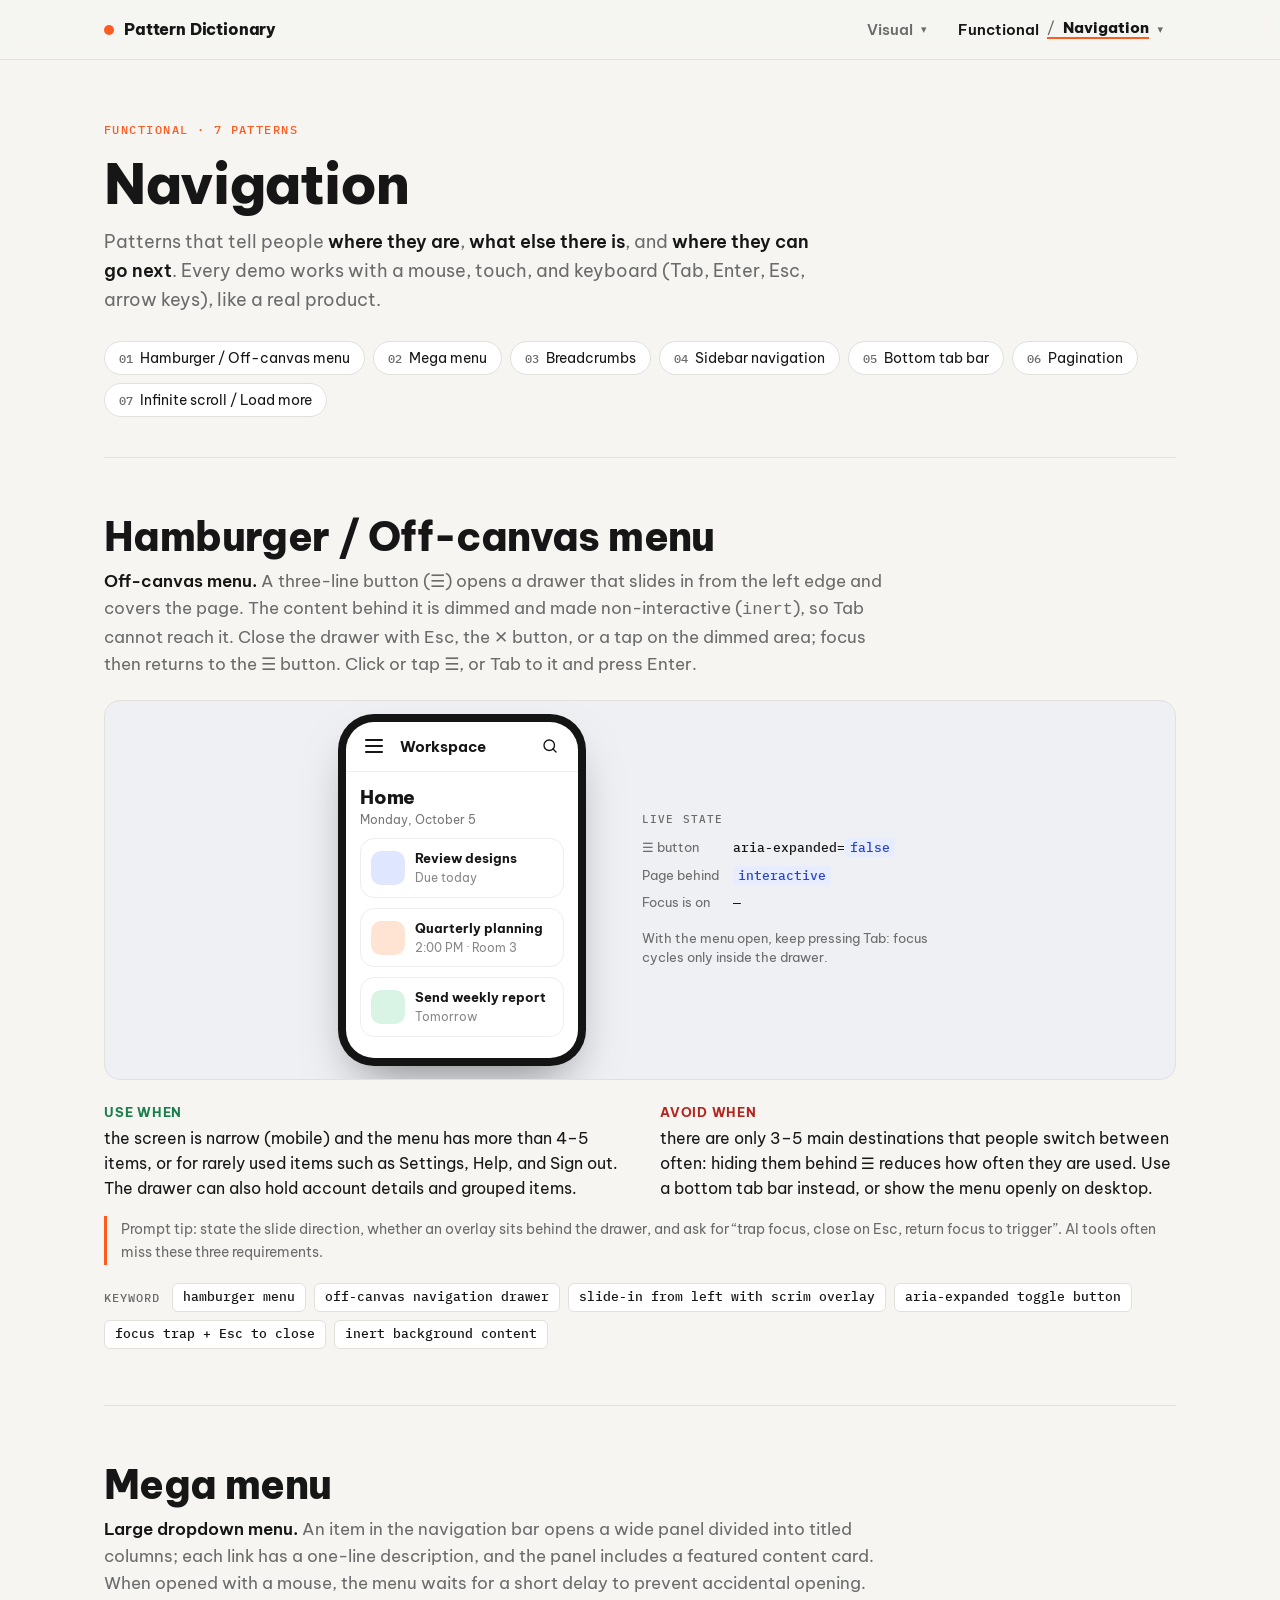
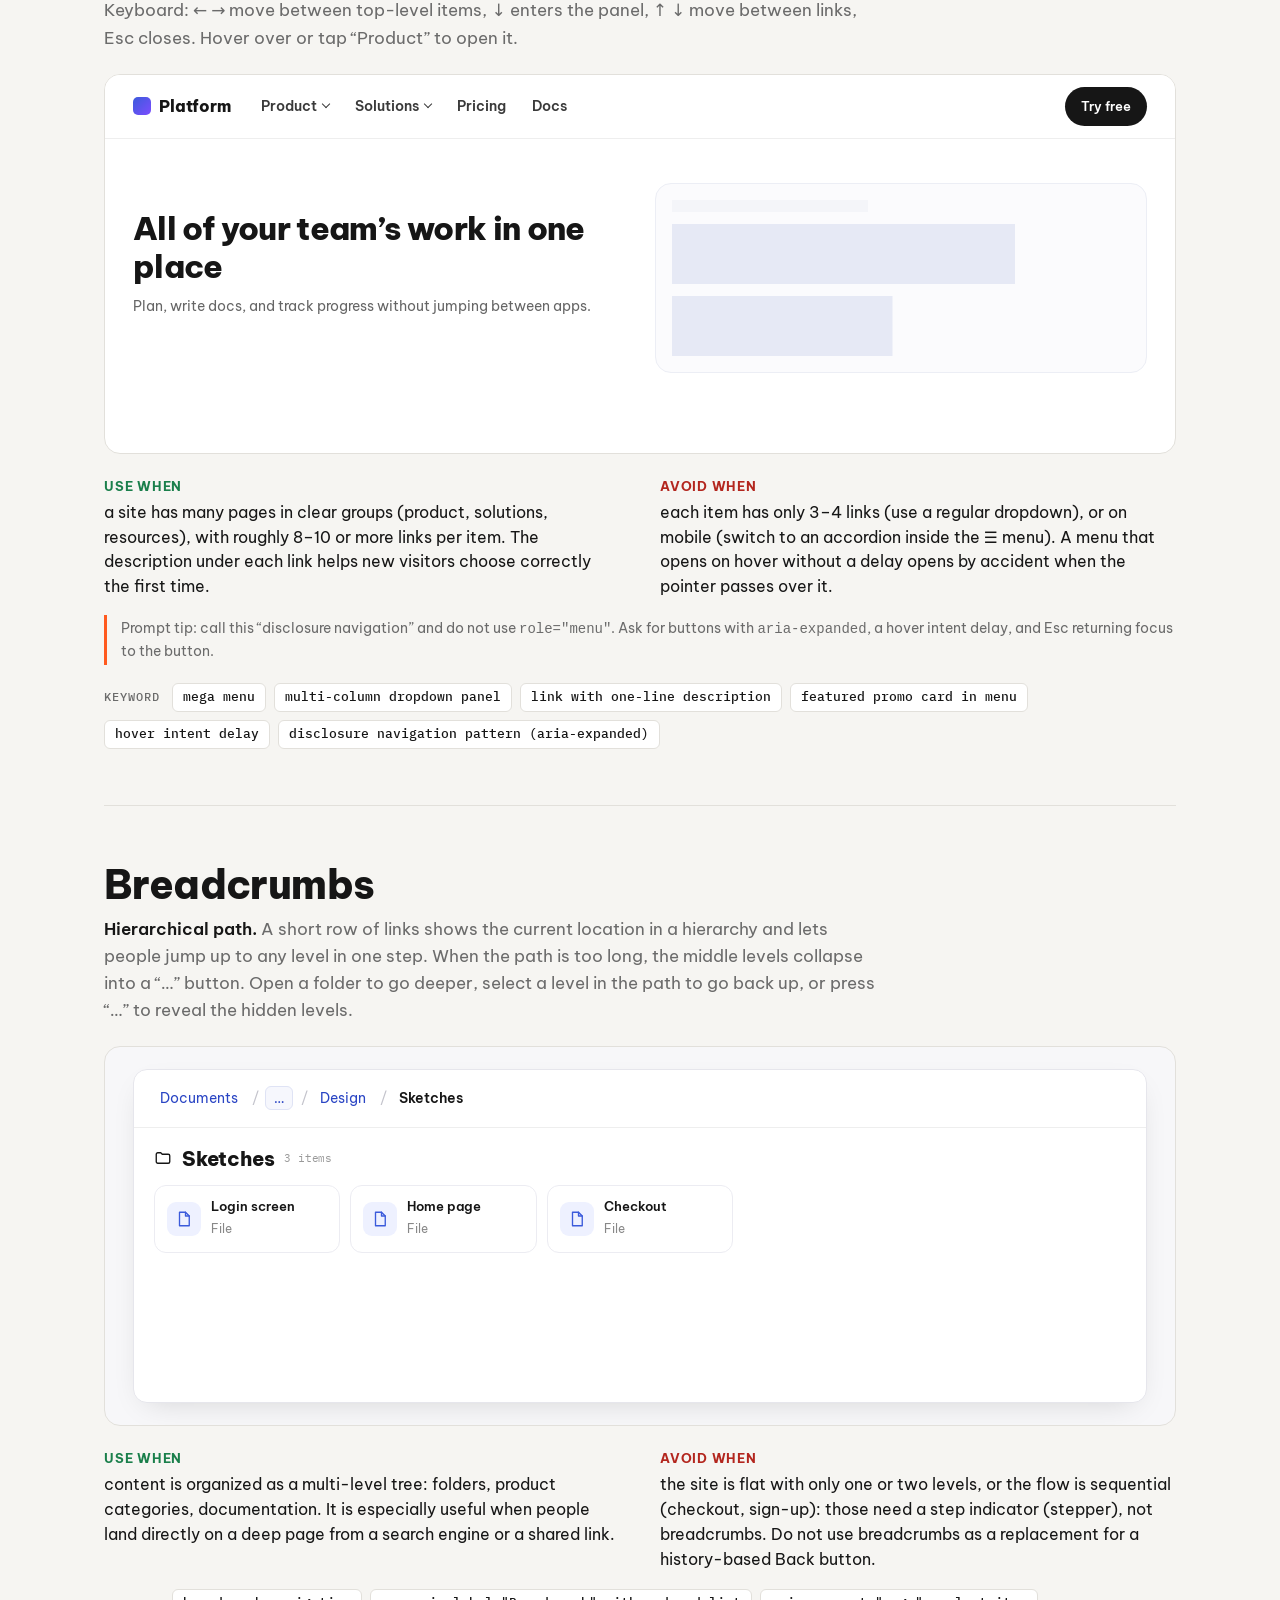
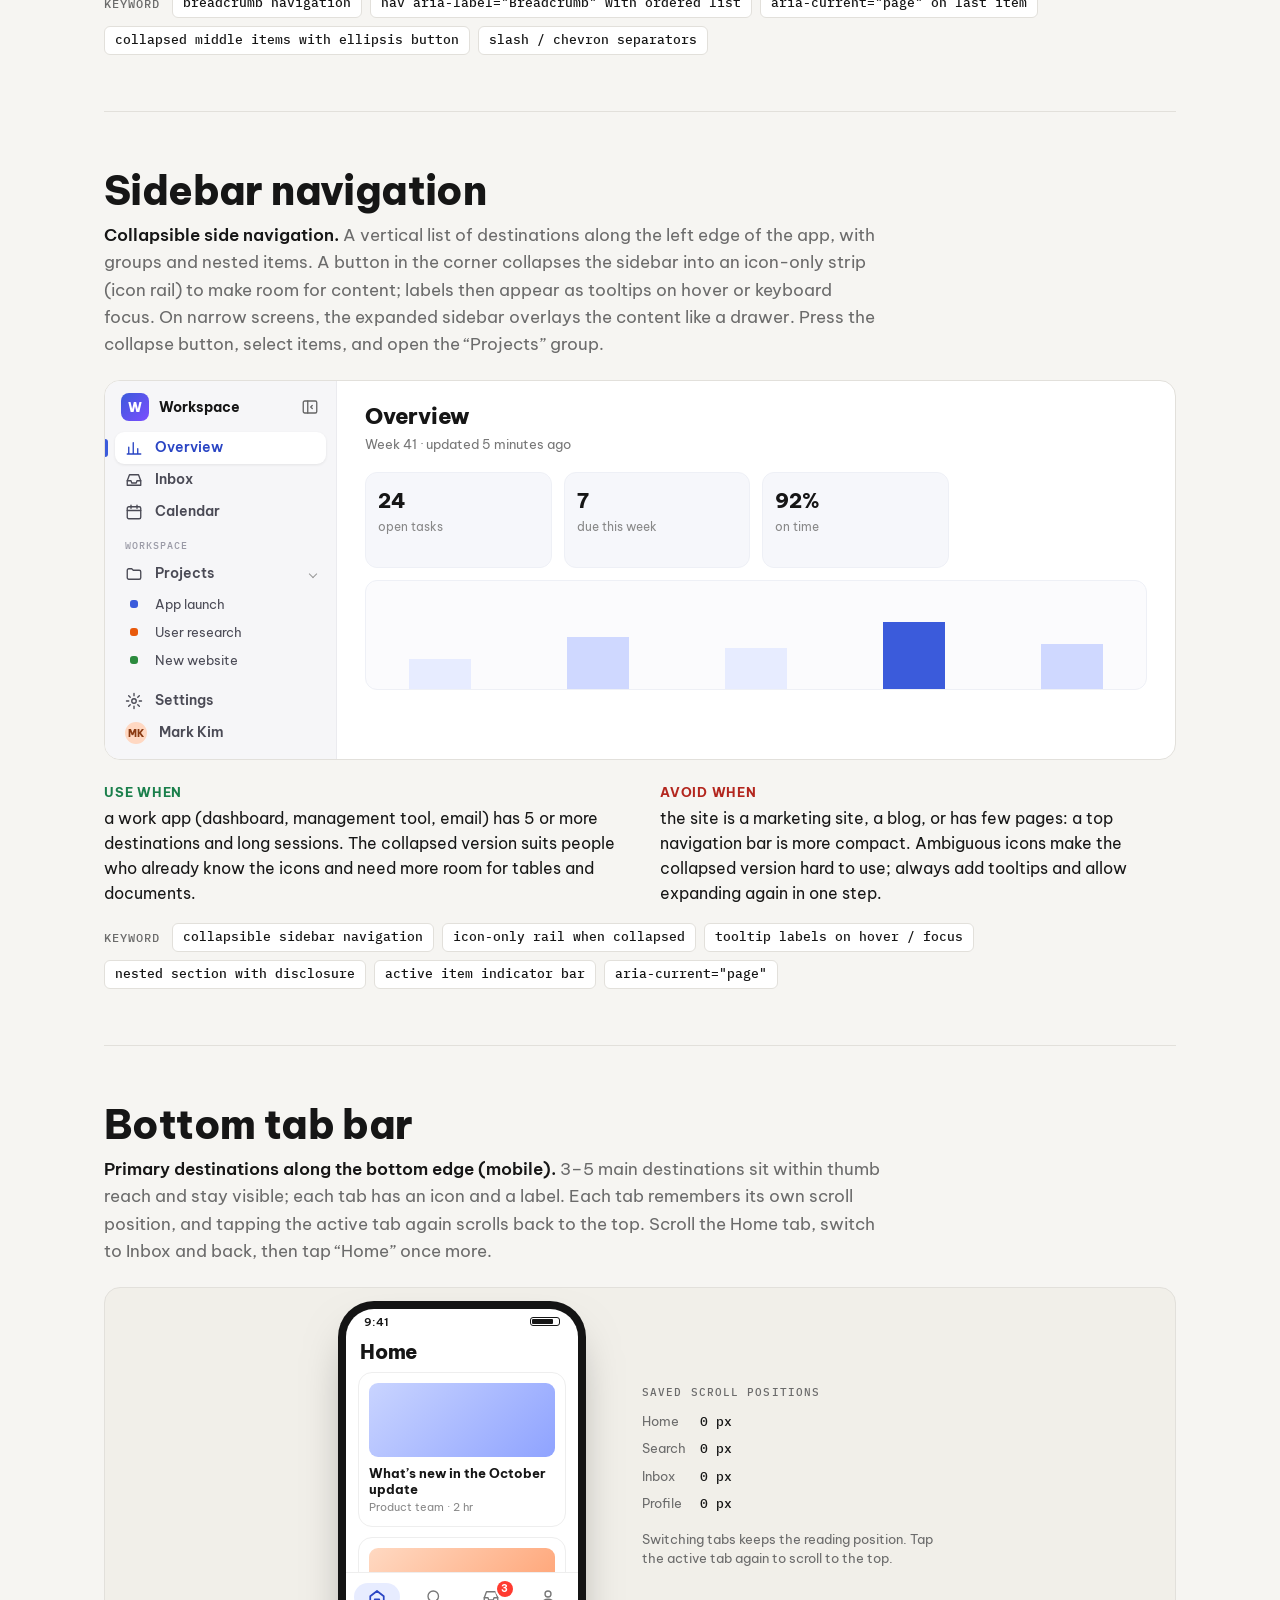
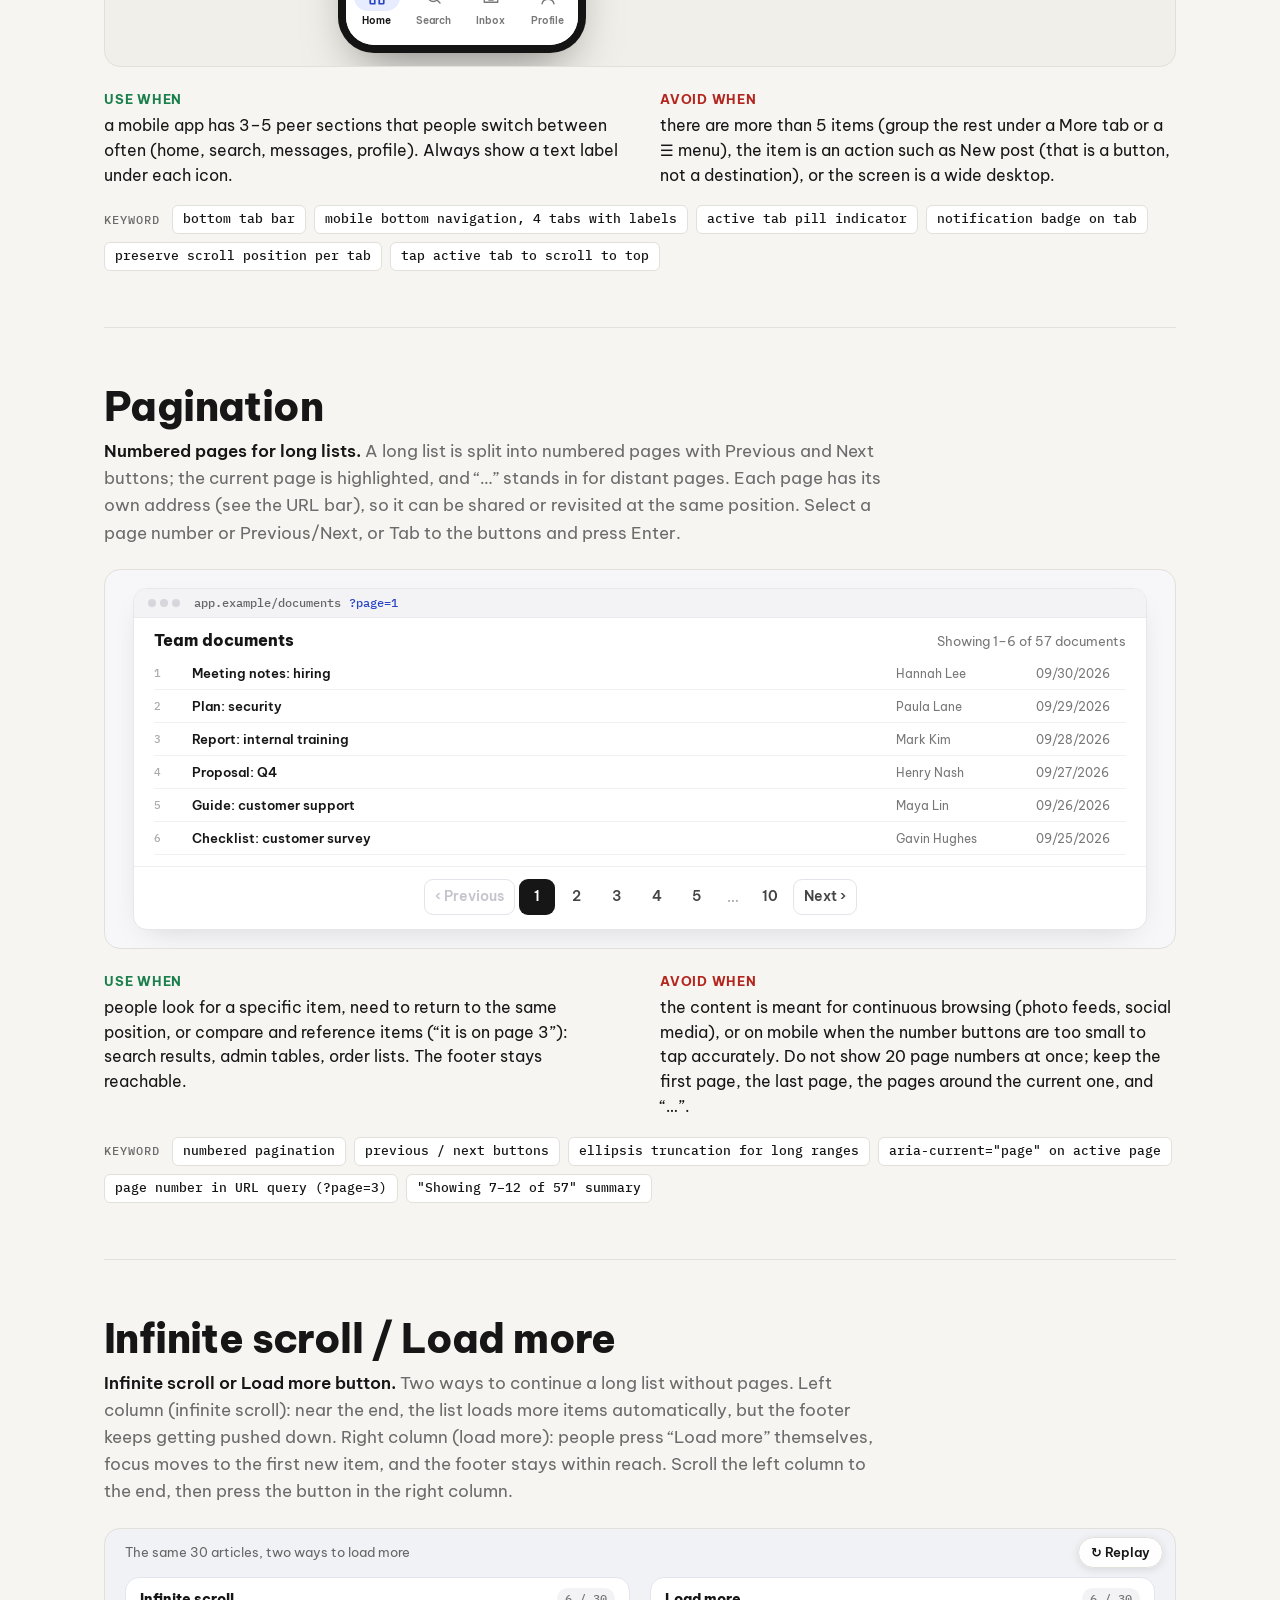
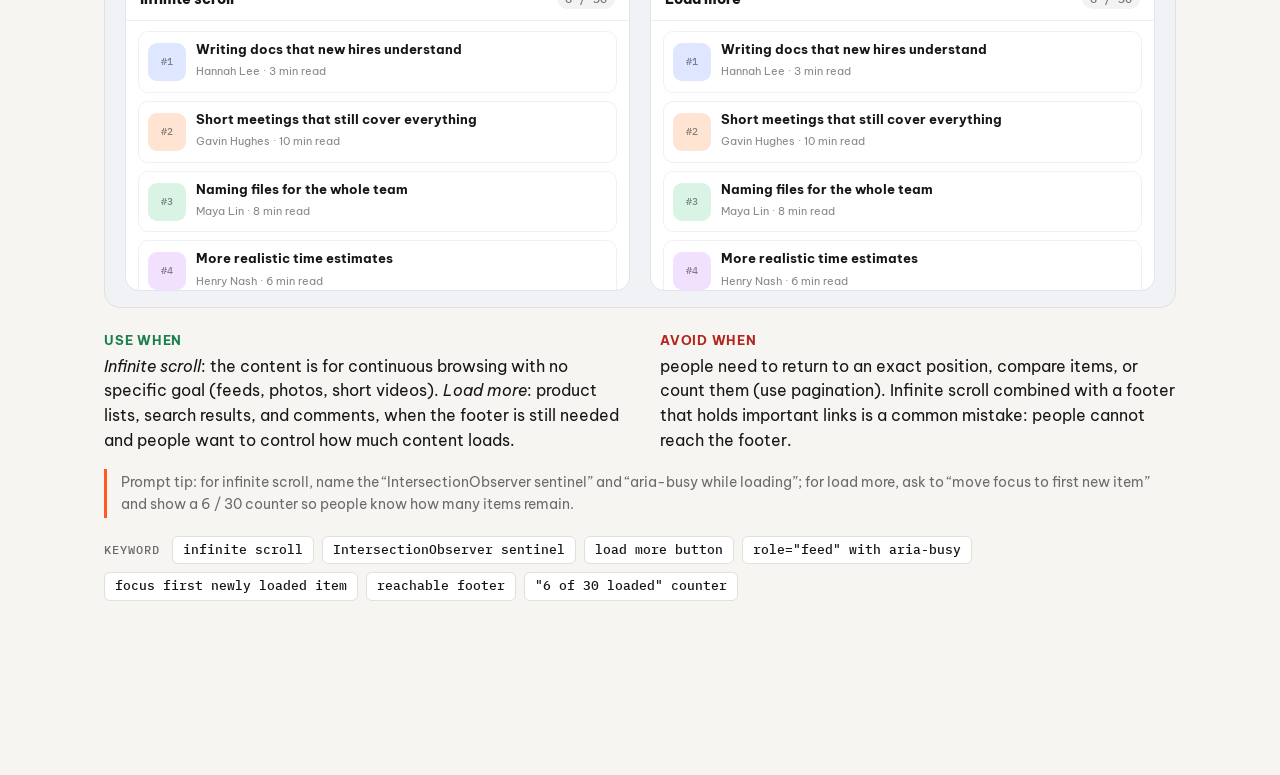
<file: navigation.html>
<!doctype html>
<html lang="en">
<head>
<meta charset="utf-8">
<meta name="viewport" content="width=device-width,initial-scale=1">
<meta name="color-scheme" content="only light">
<title>Navigation — Pattern Dictionary</title>
<meta name="description" content="Seven navigation patterns with interactive demos: hamburger menu, mega menu, breadcrumbs, sidebar, bottom tab bar, pagination, infinite scroll, and load more.">
<meta property="og:type" content="article">
<meta property="og:site_name" content="Pattern Dictionary">
<meta property="og:title" content="Navigation — Pattern Dictionary">
<meta property="og:description" content="Seven navigation patterns with interactive demos: hamburger menu, mega menu, breadcrumbs, sidebar, bottom tab bar, pagination, infinite scroll, and load more.">
<meta property="og:url" content="https://epistex0.github.io/pattern-dictionary/navigation.html">
<meta property="og:image" content="https://epistex0.github.io/pattern-dictionary/assets/og.png">
<meta name="twitter:card" content="summary_large_image">
<link rel="canonical" href="https://epistex0.github.io/pattern-dictionary/navigation.html">
<meta name="theme-color" content="#f6f5f2">
<link rel="icon" href="data:image/svg+xml,%3Csvg xmlns='http://www.w3.org/2000/svg' viewBox='0 0 32 32'%3E%3Crect width='32' height='32' rx='9' fill='%23161616'/%3E%3Ccircle cx='16' cy='16' r='6.5' fill='%23ff5a1f'/%3E%3C/svg%3E">
<link rel="preconnect" href="https://fonts.googleapis.com">
<link rel="preconnect" href="https://fonts.gstatic.com" crossorigin>
<link href="https://fonts.googleapis.com/css2?family=Be+Vietnam+Pro:wght@400;600;800&family=IBM+Plex+Mono:wght@400;500&display=swap" rel="stylesheet">
<link rel="stylesheet" href="assets/dict.css">
<style>
/* reset scoped to demos, specificity 0 */
:where(.demo) :where(h3,h4,h5,p,ul,ol,dl,dd,figure){margin:0;padding:0}
:where(.demo) :where(ul,ol){list-style:none}
:where(.demo) :where(button,input,select){font:inherit;color:inherit}
:where(.demo) :where(a){color:inherit;text-decoration:none}
:where(.demo) svg.i{width:18px;height:18px;flex:none;fill:none;stroke:currentColor;stroke-width:1.8;stroke-linecap:round;stroke-linejoin:round}
@media (prefers-reduced-motion:reduce){
  .demo *,.demo *::before,.demo *::after{transition-duration:.01ms!important;animation-duration:.01ms!important;animation-iteration-count:1!important}
}

/* phone frame shared by the 2 mobile demos */
:is(#hamburger-menu,#bottom-tab-bar) .demo .phone{position:relative;flex:none;width:248px;height:352px;border-radius:36px;background:#141414;padding:8px;box-shadow:0 24px 50px -20px rgba(0,0,0,.5)}
:is(#hamburger-menu,#bottom-tab-bar) .demo .scr{position:relative;height:100%;border-radius:28px;overflow:hidden;background:#fff;color:#161616;font-size:13px;line-height:1.45}
:is(#hamburger-menu,#bottom-tab-bar) .demo .split{position:absolute;inset:0;display:flex;align-items:center;justify-content:center;gap:56px;padding:0 24px}
:is(#hamburger-menu,#bottom-tab-bar) .demo .side-note{width:300px;font-size:14px;line-height:1.5;color:#3d3d3d}
:is(#hamburger-menu,#bottom-tab-bar) .demo .side-note h4{font:500 11px/1.3 var(--mono);letter-spacing:.1em;text-transform:uppercase;color:var(--mute);margin-bottom:12px}
:is(#hamburger-menu,#bottom-tab-bar) .demo .side-note dl{display:grid;grid-template-columns:auto 1fr;gap:8px 14px;align-items:baseline}
:is(#hamburger-menu,#bottom-tab-bar) .demo .side-note dt{font-size:13px;color:var(--mute)}
:is(#hamburger-menu,#bottom-tab-bar) .demo .side-note dd{font:500 13px/1.3 var(--mono);color:#161616}
:is(#hamburger-menu,#bottom-tab-bar) .demo .side-note dd mark{background:#e7ecff;color:#2a45c4;border-radius:4px;padding:1px 5px}
:is(#hamburger-menu,#bottom-tab-bar) .demo .side-note p{margin-top:16px;font-size:13px;color:var(--mute)}
/* mobile: drop the phone frame; the demo frame is the real screen */
@media (max-width:760px){
  :is(#hamburger-menu,#bottom-tab-bar) .demo .side-note{display:none}
  :is(#hamburger-menu,#bottom-tab-bar) .demo .split{padding:0}
  :is(#hamburger-menu,#bottom-tab-bar) .demo .phone{width:100%;height:100%;border-radius:0;padding:0;background:none;box-shadow:none}
  :is(#hamburger-menu,#bottom-tab-bar) .demo .scr{border-radius:0;font-size:14px}
}

/* ===== 1. Hamburger / off-canvas ===== */
#hamburger-menu .demo{background:#eef0f4}
#hamburger-menu .demo .bar{height:50px;display:flex;align-items:center;gap:8px;padding:0 10px;border-bottom:1px solid #eee}
#hamburger-menu .demo .bar b{font-size:15px;margin-right:auto}
#hamburger-menu .demo .ham,#hamburger-menu .demo .x,#hamburger-menu .demo .ico{width:36px;height:36px;display:grid;place-items:center;border:0;border-radius:10px;background:transparent;cursor:pointer}
#hamburger-menu .demo .ham:hover,#hamburger-menu .demo .x:hover,#hamburger-menu .demo .ico:hover{background:#f1f1f1}
#hamburger-menu .demo .ham span,#hamburger-menu .demo .ham span::before,#hamburger-menu .demo .ham span::after{display:block;width:18px;height:2px;border-radius:2px;background:#161616;position:relative}
#hamburger-menu .demo .ham span::before,#hamburger-menu .demo .ham span::after{content:"";position:absolute;left:0}
#hamburger-menu .demo .ham span::before{top:-6px}
#hamburger-menu .demo .ham span::after{top:6px}
#hamburger-menu .demo .pg{padding:14px 14px 0}
#hamburger-menu .demo .pg h3{font-size:19px;line-height:1.2;font-weight:800;letter-spacing:-.01em}
#hamburger-menu .demo .pg p{color:#777;font-size:12px;margin-top:2px}
#hamburger-menu .demo .card{margin-top:10px;border:1px solid #eee;border-radius:14px;padding:10px;display:flex;gap:10px;align-items:center}
#hamburger-menu .demo .card i{width:34px;height:34px;border-radius:10px;background:var(--c);flex:none}
#hamburger-menu .demo .card b{display:block;font-size:13px}
#hamburger-menu .demo .card span{font-size:11.5px;color:#888}
#hamburger-menu .demo .scrim{position:absolute;inset:0;background:rgba(10,12,20,.45);opacity:0;pointer-events:none;transition:opacity .3s}
#hamburger-menu .demo .scr.open .scrim{opacity:1;pointer-events:auto}
#hamburger-menu .demo dialog{position:absolute;inset:0 auto 0 0;margin:0;width:82%;height:100%;max-height:none;max-width:none;border:0;padding:0;background:#fff;color:#161616;display:flex;flex-direction:column;box-shadow:12px 0 30px rgba(0,0,0,.18);
  transform:translateX(-102%);transition:transform .32s cubic-bezier(.2,.8,.2,1),display .32s allow-discrete}
#hamburger-menu .demo dialog:not([open]){display:none}
#hamburger-menu .demo dialog[open]{transform:none}
@starting-style{#hamburger-menu .demo dialog[open]{transform:translateX(-102%)}}
#hamburger-menu .demo .who{display:flex;align-items:center;gap:9px;padding:14px 6px 12px 12px;border-bottom:1px solid #f0f0f0}
#hamburger-menu .demo .who .av{width:36px;height:36px;border-radius:50%;background:#ffd8c2;display:grid;place-items:center;font-weight:800;font-size:12px;color:#8a3a12;flex:none}
#hamburger-menu .demo .who>div{min-width:0}
#hamburger-menu .demo .who b{display:block;font-size:13px;line-height:1.25}
#hamburger-menu .demo .who small{display:block;font-size:11px;color:#888;white-space:nowrap;overflow:hidden;text-overflow:ellipsis}
#hamburger-menu .demo .who .x{margin-left:auto;flex:none;width:32px;height:32px}
#hamburger-menu .demo nav ul{padding:8px}
#hamburger-menu .demo nav a{display:flex;align-items:center;gap:12px;padding:9px 10px;border-radius:10px;font-weight:600;font-size:13px;color:#444}
#hamburger-menu .demo nav a:hover{background:#f4f4f4}
#hamburger-menu .demo nav a[aria-current=page]{background:#e7ecff;color:#2a45c4}
#hamburger-menu .demo nav a em{margin-left:auto;font:600 10.5px/1 var(--sans);font-style:normal;background:#ff5a1f;color:#fff;border-radius:999px;padding:3px 7px}
#hamburger-menu .demo .foot{margin-top:auto;padding:8px;border-top:1px solid #f0f0f0}
@media (max-width:760px){
  #hamburger-menu .demo .bar{height:56px;padding:0 8px}
  #hamburger-menu .demo .bar b{font-size:16px}
  #hamburger-menu .demo .ham,#hamburger-menu .demo .ico{width:44px;height:44px}
  #hamburger-menu .demo .pg{padding:18px 16px 0}
  #hamburger-menu .demo .pg h3{font-size:24px}
  #hamburger-menu .demo .pg p{font-size:13px}
  #hamburger-menu .demo .card{padding:12px;margin-top:12px}
  #hamburger-menu .demo .card b{font-size:14px}
  #hamburger-menu .demo .card span{font-size:12.5px}
  #hamburger-menu .demo dialog{width:min(82%,300px)}
  #hamburger-menu .demo .who small{font-size:12px}
  #hamburger-menu .demo .who .x{width:40px;height:40px}
  #hamburger-menu .demo nav a{min-height:44px;font-size:14.5px}
  #hamburger-menu .demo nav a em{font-size:12px}
}

/* ===== 2. Mega menu ===== */
#mega-menu .demo{background:#fff;color:#161616}
#mega-menu .demo .site{position:absolute;inset:0}
#mega-menu .demo .hdr{position:relative;z-index:3;height:64px;display:flex;align-items:center;gap:18px;padding:0 28px;border-bottom:1px solid #eee;background:#fff}
#mega-menu .demo .logo{font-weight:800;font-size:16px;display:flex;align-items:center;gap:8px;letter-spacing:-.01em}
#mega-menu .demo .logo::before{content:"";width:18px;height:18px;border-radius:5px;background:linear-gradient(135deg,#3b5bdb,#7c4dff)}
#mega-menu .demo .top{display:flex;gap:2px}
#mega-menu .demo .top>li>:is(button,a){display:flex;align-items:center;gap:6px;height:38px;padding:0 12px;border:0;border-radius:9px;background:transparent;font-size:14px;font-weight:600;color:#3a3a3a;cursor:pointer}
#mega-menu .demo .top>li>:is(button,a):hover,#mega-menu .demo .top>li>button[aria-expanded=true]{background:#f2f3f7;color:#161616}
#mega-menu .demo .top button::after{content:"";width:6px;height:6px;border:solid currentColor;border-width:0 1.6px 1.6px 0;transform:translateY(-2px) rotate(45deg);transition:transform .2s}
#mega-menu .demo .top button[aria-expanded=true]::after{transform:translateY(1px) rotate(225deg)}
#mega-menu .demo .cta{margin-left:auto;background:#161616;color:#fff;border-radius:999px;padding:9px 16px;font-size:13px;font-weight:600}
#mega-menu .demo .panel{position:absolute;z-index:4;top:64px;left:16px;right:16px;padding:20px;border:1px solid #e8e8ee;border-top:0;border-radius:0 0 18px 18px;background:#fff;box-shadow:0 30px 60px -20px rgba(20,24,60,.28);display:grid;grid-template-columns:1fr 1fr 260px;gap:8px 20px}
#mega-menu .demo .panel[hidden]{display:none}
#mega-menu .demo .panel:not([hidden]){animation:mm-in .2s ease-out}
@keyframes mm-in{from{opacity:0;transform:translateY(-8px)}}
#mega-menu .demo .panel h4{font:500 10.5px/1.3 var(--mono);letter-spacing:.1em;text-transform:uppercase;color:#8a8a99;margin:2px 10px 8px}
#mega-menu .demo .panel a{display:grid;grid-template-columns:34px 1fr;gap:2px 12px;padding:9px 10px;border-radius:12px}
#mega-menu .demo .panel a:hover{background:#f5f6fa}
#mega-menu .demo .panel a .ic{grid-row:span 2;width:34px;height:34px;border-radius:9px;display:grid;place-items:center;background:#eef1ff;color:#3b5bdb}
#mega-menu .demo .panel a b{font-size:13.5px;line-height:1.3}
#mega-menu .demo .panel a small{font-size:12px;color:#777;line-height:1.35}
#mega-menu .demo .feat{grid-row:span 1;border-radius:14px;padding:16px;background:linear-gradient(150deg,#1d2350,#3b5bdb);color:#fff;display:flex;flex-direction:column;gap:6px}
#mega-menu .demo .feat em{font:500 10px/1.3 var(--mono);font-style:normal;letter-spacing:.1em;text-transform:uppercase;opacity:.75}
#mega-menu .demo .feat b{font-size:16px;line-height:1.3}
#mega-menu .demo .feat span{font-size:12.5px;opacity:.8;line-height:1.45}
#mega-menu .demo .feat a{display:inline-block;margin-top:auto;background:#fff;color:#1d2350;padding:7px 12px;font-size:12.5px;font-weight:600;border-radius:999px;justify-self:start;align-self:flex-start}
#mega-menu .demo .feat a:hover{background:#eef1ff}
#mega-menu .demo .hero{padding:44px 28px;display:grid;grid-template-columns:1fr 1fr;gap:30px;align-items:center}
#mega-menu .demo .hero h3{font-size:32px;line-height:1.18;font-weight:800;letter-spacing:-.02em}
#mega-menu .demo .hero p{color:#666;font-size:14px;margin-top:10px}
#mega-menu .demo .hero .went{margin-top:16px;font:500 12px/1 var(--mono);color:#2a45c4;min-height:12px}
#mega-menu .demo .shot{height:190px;border-radius:16px;background:linear-gradient(#f4f5f9,#f4f5f9) 16px 16px/40% 12px no-repeat,linear-gradient(#e6e9f5,#e6e9f5) 16px 40px/70% 60px no-repeat,linear-gradient(#e6e9f5,#e6e9f5) 16px 112px/45% 60px no-repeat,#fbfbfd;border:1px solid #eceef5}
#mega-menu .demo .dim{position:absolute;inset:64px 0 0;z-index:2;background:rgba(20,22,40,.28);opacity:0;pointer-events:none;transition:opacity .2s}
#mega-menu .demo .site.open .dim{opacity:1;pointer-events:auto}
@media (max-width:760px){
  #mega-menu .demo .hdr{padding:0 12px;gap:6px}
  #mega-menu .demo .logo span{position:absolute;width:1px;height:1px;overflow:hidden;clip-path:inset(50%);white-space:nowrap}
  #mega-menu .demo .logo{width:36px;height:40px;justify-content:center;flex:none}#mega-menu .demo .cta{display:none}
  #mega-menu .demo .top>li>:is(button,a){height:40px}
  #mega-menu .demo .panel h4{font-size:12px}
  #mega-menu .demo .panel a{min-height:44px}
  #mega-menu .demo .shot{display:none}
  #mega-menu .demo .hero h3{font-size:clamp(24px,7vw,30px)}
  #mega-menu .demo .top>li>:is(button,a){padding:0 8px;font-size:13px}
  #mega-menu .demo .top>li:nth-child(n+4){display:none}
  #mega-menu .demo .panel{left:8px;right:8px;grid-template-columns:1fr;max-height:calc(100% - 76px);overflow:auto}
  #mega-menu .demo .feat{display:none}
  #mega-menu .demo .hero{grid-template-columns:1fr;padding:28px 16px}
}

/* ===== 3. Breadcrumbs ===== */
#breadcrumbs .demo{background:#f7f7f9;color:#161616}
#breadcrumbs .demo .win{position:absolute;inset:22px 28px;border-radius:14px;background:#fff;border:1px solid #e6e6ec;box-shadow:0 10px 30px -14px rgba(0,0,0,.18);display:flex;flex-direction:column;overflow:hidden}
#breadcrumbs .demo .bc{padding:14px 20px;border-bottom:1px solid #eee}
#breadcrumbs .demo .bc ol{display:flex;align-items:center;flex-wrap:wrap;gap:2px;font-size:14px}
#breadcrumbs .demo .bc li{display:flex;align-items:center;min-width:0}
#breadcrumbs .demo .bc li+li::before{content:"/";content:"/" / "";color:#c4c4cc;margin:0 6px}
#breadcrumbs .demo .bc a,#breadcrumbs .demo .bc .more{color:#2a45c4;border-radius:6px;padding:3px 6px;max-width:180px;overflow:hidden;text-overflow:ellipsis;white-space:nowrap}
#breadcrumbs .demo .bc a:hover{background:#eef1ff;text-decoration:underline}
#breadcrumbs .demo .bc .more{border:1px solid #dfe3f5;background:#f6f7fd;cursor:pointer;line-height:1;padding:4px 8px}
#breadcrumbs .demo .bc .more:hover{background:#eef1ff}
#breadcrumbs .demo .bc [aria-current]{font-weight:600;color:#161616;padding:3px 6px}
#breadcrumbs .demo .body{padding:18px 20px;overflow:auto;flex:1}
#breadcrumbs .demo .body h3{font-size:20px;line-height:1.25;font-weight:800;letter-spacing:-.01em;display:flex;align-items:center;gap:10px}
#breadcrumbs .demo .body h3:focus{outline:none}
#breadcrumbs .demo .body h3 small{font:500 11px/1 var(--mono);color:#999;font-weight:400}
#breadcrumbs .demo .grid{display:grid;grid-template-columns:repeat(auto-fill,minmax(170px,1fr));gap:10px;margin-top:14px}
#breadcrumbs .demo .grid button{display:flex;align-items:center;gap:10px;text-align:left;padding:12px;border:1px solid #ececf2;border-radius:12px;background:#fff;cursor:pointer}
#breadcrumbs .demo .grid button:hover{border-color:#b8c3f0;background:#fafbff}
#breadcrumbs .demo .grid .ic{width:34px;height:34px;border-radius:9px;display:grid;place-items:center;background:#fff4d6;color:#b07800;flex:none}
#breadcrumbs .demo .grid .f .ic{background:#eef1ff;color:#3b5bdb}
#breadcrumbs .demo .grid b{display:block;font-size:13px;font-weight:600;line-height:1.3}
#breadcrumbs .demo .grid small{font-size:11.5px;color:#888}
#breadcrumbs .demo .file{margin-top:14px;display:flex;gap:16px;align-items:flex-start;border:1px dashed #d8dbe8;border-radius:14px;padding:18px}
#breadcrumbs .demo .file .pv{width:120px;height:150px;border-radius:8px;background:repeating-linear-gradient(#fff 0 14px,#eceef6 14px 16px) 12px 18px/90px 110px no-repeat,#fff;border:1px solid #e3e5ef;flex:none}
#breadcrumbs .demo .file p{font-size:13px;color:#666}
@media (max-width:760px){
  #breadcrumbs .demo .win{inset:10px}
  #breadcrumbs .demo .bc{padding:8px 10px}
  #breadcrumbs .demo .bc a,#breadcrumbs .demo .bc .more,#breadcrumbs .demo .bc [aria-current]{max-width:120px;min-height:36px;display:inline-flex;align-items:center}
  #breadcrumbs .demo .bc .more{min-width:36px;justify-content:center}
  #breadcrumbs .demo .body{padding:14px}
  #breadcrumbs .demo .body h3{font-size:18px}
  #breadcrumbs .demo .body h3 small{font-size:12px}
  #breadcrumbs .demo .grid{grid-template-columns:1fr;gap:8px}
  #breadcrumbs .demo .grid small{font-size:12px}
  #breadcrumbs .demo .file{flex-direction:column;padding:14px}
  #breadcrumbs .demo .file .pv{width:96px;height:110px}
}

/* ===== 4. Sidebar navigation ===== */
#sidebar-navigation .demo{background:#fff;color:#161616}
#sidebar-navigation .demo .shell{position:absolute;inset:0;display:flex}
#sidebar-navigation .demo .side{width:232px;flex:none;display:flex;flex-direction:column;gap:1px;padding:10px;background:#f6f6f8;border-right:1px solid #ebebef;transition:width .26s cubic-bezier(.2,.8,.2,1)}
#sidebar-navigation .demo .shell.mini .side{width:64px}
#sidebar-navigation .demo .shell:not(.mini) .side{overflow-y:auto;scrollbar-width:thin}
#sidebar-navigation .demo .sh{display:flex;align-items:center;gap:10px;padding:0 2px 8px 6px;min-height:40px}
#sidebar-navigation .demo .logo{width:28px;height:28px;border-radius:8px;flex:none;background:linear-gradient(135deg,#3b5bdb,#7c4dff);color:#fff;display:grid;place-items:center;font-weight:800;font-size:13px}
#sidebar-navigation .demo .sh b{font-size:14px;white-space:nowrap}
#sidebar-navigation .demo .tg{margin-left:auto;width:30px;height:30px;flex:none;display:grid;place-items:center;border:1px solid transparent;border-radius:8px;background:transparent;cursor:pointer;color:#666}
#sidebar-navigation .demo .tg:hover{background:#fff;border-color:#e2e2e8;color:#161616}
#sidebar-navigation .demo .tg svg{transition:transform .26s}
#sidebar-navigation .demo .shell.mini .tg svg{transform:scaleX(-1)}
#sidebar-navigation .demo .shell.mini .sh{flex-direction:column;gap:8px;padding:2px 0 8px}
#sidebar-navigation .demo .shell.mini .tg{margin:0}
#sidebar-navigation .demo .grp{font:500 10px/1.3 var(--mono);letter-spacing:.1em;text-transform:uppercase;color:#9a9aa6;padding:10px 10px 5px;white-space:nowrap}
#sidebar-navigation .demo .side a,#sidebar-navigation .demo .side summary{position:relative;display:flex;align-items:center;gap:12px;height:32px;flex:none;padding:0 10px;border-radius:9px;font-size:13.5px;font-weight:600;color:#4a4a55;cursor:pointer;white-space:nowrap}
#sidebar-navigation .demo .side summary{list-style:none}
#sidebar-navigation .demo .side summary::-webkit-details-marker{display:none}
#sidebar-navigation .demo .side summary::after{content:"";margin-left:auto;width:6px;height:6px;border:solid #999;border-width:0 1.6px 1.6px 0;transform:rotate(-45deg);transition:transform .2s}
#sidebar-navigation .demo .side details[open]>summary::after{transform:rotate(45deg)}
#sidebar-navigation .demo .side a:hover,#sidebar-navigation .demo .side summary:hover{background:#ececf1;color:#161616}
#sidebar-navigation .demo .side a[aria-current=page]{background:#fff;color:#2a45c4;box-shadow:0 1px 3px rgba(0,0,0,.08)}
#sidebar-navigation .demo .side a[aria-current=page]::before{content:"";position:absolute;left:-10px;top:7px;bottom:7px;width:3px;border-radius:0 3px 3px 0;background:#3b5bdb}
#sidebar-navigation .demo .side details ul a{padding-left:40px;font-weight:400;font-size:13px;height:28px}
#sidebar-navigation .demo .side .dot{width:8px;height:8px;border-radius:3px;background:var(--c);flex:none}
#sidebar-navigation .demo .side details ul a .dot{position:absolute;left:15px}
#sidebar-navigation .demo .lbl{transition:opacity .18s}
#sidebar-navigation .demo .shell.mini .lbl{opacity:0;width:0;overflow:hidden}
#sidebar-navigation .demo .shell.mini .grp{height:1px;padding:0;margin:10px 8px;background:#e2e2e8;font-size:0}
#sidebar-navigation .demo .shell.mini .side summary::after{display:none}
#sidebar-navigation .demo .shell.mini details ul{display:none}
#sidebar-navigation .demo .shell.mini .side :is(a,summary){justify-content:center;padding:0;gap:0}
#sidebar-navigation .demo .shell.mini .side :is(a,summary)[data-tip]:is(:hover,:focus-visible)::after{content:attr(data-tip);position:absolute;left:calc(100% + 10px);top:50%;transform:translateY(-50%);background:#161616;color:#fff;font:600 12px/1 var(--sans);padding:7px 9px;border-radius:6px;white-space:nowrap;z-index:5;pointer-events:none;width:auto;height:auto;border:0;margin:0}
#sidebar-navigation .demo .bot{margin-top:auto}
#sidebar-navigation .demo .av{width:22px;height:22px;border-radius:50%;background:#ffd8c2;color:#8a3a12;font-size:9.5px;font-weight:800;display:grid;place-items:center;flex:none}
#sidebar-navigation .demo main{flex:1;min-width:0;padding:22px 28px;overflow:hidden}
#sidebar-navigation .demo main h3{font-size:22px;line-height:1.2;font-weight:800;letter-spacing:-.01em}
#sidebar-navigation .demo main p{color:#777;font-size:13px;margin-top:4px}
#sidebar-navigation .demo .cards{display:grid;grid-template-columns:repeat(auto-fill,minmax(150px,1fr));gap:12px;margin-top:18px}
#sidebar-navigation .demo .cards div{height:96px;border-radius:12px;background:#f6f7fb;border:1px solid #eef0f6;padding:12px;font-size:12px;color:#888}
#sidebar-navigation .demo .cards div b{display:block;font-size:20px;color:#161616;font-weight:800}
#sidebar-navigation .demo .wide{margin-top:12px;height:110px;border-radius:12px;border:1px solid #eef0f6;background:linear-gradient(to top,#e7ecff 0 40%,transparent 40%) 6% 100%/8% 70% no-repeat,linear-gradient(to top,#cfd8ff 0 70%,transparent 70%) 28% 100%/8% 70% no-repeat,linear-gradient(to top,#e7ecff 0 55%,transparent 55%) 50% 100%/8% 70% no-repeat,linear-gradient(to top,#3b5bdb 0 90%,transparent 90%) 72% 100%/8% 70% no-repeat,linear-gradient(to top,#cfd8ff 0 60%,transparent 60%) 94% 100%/8% 70% no-repeat,#fbfbfd}
/* mobile: the expanded sidebar overlays the content (like a drawer); collapsed, it is a 64px icon rail */
@media (max-width:760px){
  #sidebar-navigation .demo .shell{padding-left:64px}
  #sidebar-navigation .demo .side{position:absolute;z-index:3;inset:0 auto 0 0;width:min(240px,78%)}
  #sidebar-navigation .demo .shell:not(.mini) .side{box-shadow:12px 0 30px rgba(0,0,0,.14)}
  #sidebar-navigation .demo .shell:not(.mini)::after{content:"";position:absolute;inset:0;z-index:2;background:rgba(20,22,40,.18);cursor:pointer}
  #sidebar-navigation .demo .tg{width:40px;height:40px}
  #sidebar-navigation .demo .side a,#sidebar-navigation .demo .side summary{height:40px;font-size:14px}
  #sidebar-navigation .demo .side details ul a{height:36px;font-size:13.5px}
  #sidebar-navigation .demo .grp{font-size:12px}
  #sidebar-navigation .demo .av{width:26px;height:26px;font-size:12px}
  #sidebar-navigation .demo main{padding:18px 14px}
  #sidebar-navigation .demo main h3{font-size:20px}
  #sidebar-navigation .demo .cards{grid-template-columns:1fr 1fr;gap:8px;margin-top:14px}
  #sidebar-navigation .demo .cards div{height:auto;min-height:78px;padding:10px}
  #sidebar-navigation .demo .cards div:last-child{grid-column:1/-1;min-height:0}
  #sidebar-navigation .demo .cards div b{font-size:18px}
  #sidebar-navigation .demo .wide{height:120px}
}

/* ===== 5. Bottom tab bar ===== */
#bottom-tab-bar .demo{background:#f1efe9}
#bottom-tab-bar .demo .scr{display:flex;flex-direction:column}
#bottom-tab-bar .demo .sb{height:26px;flex:none;display:flex;justify-content:space-between;align-items:center;padding:0 18px;font:600 10.5px/1 var(--sans)}
#bottom-tab-bar .demo .sb i{width:30px;height:9px;border-radius:3px;border:1.5px solid #161616;position:relative}
#bottom-tab-bar .demo .sb i::after{content:"";position:absolute;inset:1px 6px 1px 1px;background:#161616;border-radius:1px}
#bottom-tab-bar .demo .apph{flex:none;padding:4px 14px 8px;font-size:20px;font-weight:800;letter-spacing:-.01em;line-height:1.25}
#bottom-tab-bar .demo .panes{position:relative;flex:1;min-height:0}
#bottom-tab-bar .demo .pane{position:absolute;inset:0;overflow-y:auto;padding:0 12px 12px;scrollbar-width:none}
#bottom-tab-bar .demo .pane::-webkit-scrollbar{display:none}
#bottom-tab-bar .demo .post{border:1px solid #eee;border-radius:14px;padding:10px;margin-bottom:10px}
#bottom-tab-bar .demo .post .im{height:74px;border-radius:9px;background:var(--c);margin-bottom:8px}
#bottom-tab-bar .demo .post b{font-size:12.5px;display:block;line-height:1.3}
#bottom-tab-bar .demo .post small{font-size:11px;color:#888}
#bottom-tab-bar .demo .srch{display:flex;align-items:center;gap:8px;height:36px;border-radius:10px;background:#f2f2f4;padding:0 10px;color:#888;font-size:12.5px}
#bottom-tab-bar .demo .chips{display:flex;flex-wrap:wrap;gap:6px;margin:12px 0}
#bottom-tab-bar .demo .chips span{border:1px solid #e3e3e8;border-radius:999px;padding:4px 10px;font-size:11.5px}
#bottom-tab-bar .demo .row{display:flex;gap:10px;align-items:center;padding:9px 2px;border-bottom:1px solid #f2f2f2}
#bottom-tab-bar .demo .row i{width:32px;height:32px;border-radius:50%;background:var(--c);flex:none;display:grid;place-items:center;font:800 10.5px/1 var(--sans);font-style:normal;color:rgba(0,0,0,.55)}
#bottom-tab-bar .demo .row div{min-width:0;flex:1}
#bottom-tab-bar .demo .row b{display:block;font-size:12.5px;font-weight:600}
#bottom-tab-bar .demo .row span{display:block;font-size:11.5px;color:#888;white-space:nowrap;overflow:hidden;text-overflow:ellipsis}
#bottom-tab-bar .demo .row.new b{font-weight:800}
#bottom-tab-bar .demo .row.new::after{content:"";width:8px;height:8px;border-radius:50%;background:#3b5bdb;flex:none}
#bottom-tab-bar .demo .me{text-align:center;padding:10px 0 14px}
#bottom-tab-bar .demo .me i{display:grid;place-items:center;width:62px;height:62px;margin:0 auto 8px;border-radius:50%;background:#ffd8c2;color:#8a3a12;font:800 20px/1 var(--sans);font-style:normal}
#bottom-tab-bar .demo .tabs{flex:none;display:grid;grid-template-columns:repeat(4,1fr);padding:6px 2px 12px;border-top:1px solid #eee;background:rgba(255,255,255,.96)}
#bottom-tab-bar .demo .tabs a{position:relative;display:flex;flex-direction:column;align-items:center;gap:3px;padding:4px 0;font-size:10px;letter-spacing:-.01em;white-space:nowrap;font-weight:600;color:#777;border-radius:10px;cursor:pointer}
#bottom-tab-bar .demo .tabs a .pill{width:46px;height:28px;border-radius:999px;display:grid;place-items:center;transition:background .25s}
#bottom-tab-bar .demo .tabs a[aria-current=page]{color:#161616}
#bottom-tab-bar .demo .tabs a[aria-current=page] .pill{background:#e7ecff;color:#2a45c4}
#bottom-tab-bar .demo .tabs a[aria-current=page] svg.i{stroke-width:2.3}
#bottom-tab-bar .demo .tabs em{position:absolute;top:2px;left:calc(50% + 6px);min-width:16px;height:16px;border-radius:8px;padding:0 4px;background:#ff3b30;color:#fff;font:700 9.5px/16px var(--sans);font-style:normal;text-align:center;box-shadow:0 0 0 2px #fff}
@media (max-width:760px){
  #bottom-tab-bar .demo .sb{display:none}
  #bottom-tab-bar .demo .apph{font-size:24px;padding:14px 16px 10px}
  #bottom-tab-bar .demo .pane{padding:0 16px 16px}
  #bottom-tab-bar .demo .post{padding:12px}
  #bottom-tab-bar .demo .post .im{height:96px}
  #bottom-tab-bar .demo .post b{font-size:14.5px}
  #bottom-tab-bar .demo .post small,#bottom-tab-bar .demo .row span{font-size:12.5px}
  #bottom-tab-bar .demo .me small{font-size:12.5px}
  #bottom-tab-bar .demo .srch{height:44px;font-size:14px}
  #bottom-tab-bar .demo .chips span{font-size:13px;padding:6px 12px}
  #bottom-tab-bar .demo .row{padding:10px 2px}
  #bottom-tab-bar .demo .row i{width:40px;height:40px;font-size:12px}
  #bottom-tab-bar .demo .row b{font-size:14px}
  #bottom-tab-bar .demo .tabs{padding:6px 4px 10px}
  #bottom-tab-bar .demo .tabs a{font-size:12px;min-height:52px}
  #bottom-tab-bar .demo .tabs a .pill{width:56px;height:30px}
  #bottom-tab-bar .demo .tabs em{font-size:12px;line-height:18px;height:18px;min-width:18px;border-radius:9px;left:calc(50% + 8px)}
}

/* ===== 6. Pagination ===== */
#pagination .demo{background:#f7f7f9;color:#161616}
#pagination .demo .win{position:absolute;inset:18px 28px;border-radius:14px;background:#fff;border:1px solid #e6e6ec;box-shadow:0 10px 30px -14px rgba(0,0,0,.18);display:flex;flex-direction:column;overflow:hidden}
#pagination .demo .url{display:flex;align-items:center;gap:8px;padding:8px 14px;background:#f3f3f6;border-bottom:1px solid #eaeaef;font:500 12px/1 var(--mono);color:#666}
#pagination .demo .url::before{content:"";width:8px;height:8px;border-radius:50%;background:#d6d6dc;box-shadow:12px 0 #d6d6dc,24px 0 #d6d6dc;margin-right:30px}
#pagination .demo .url b{color:#2a45c4;font-weight:500}
#pagination .demo .lh{display:flex;align-items:baseline;justify-content:space-between;padding:10px 20px 4px}
#pagination .demo .lh h3{font-size:16px;font-weight:800}
#pagination .demo .sum{font-size:12.5px;color:#777}
#pagination .demo .rows{flex:1;padding:0 20px;overflow:hidden}
#pagination .demo .rows li{display:grid;grid-template-columns:28px 1fr 130px 90px;align-items:center;gap:10px;height:33px;border-bottom:1px solid #f1f1f4;font-size:13px}
#pagination .demo .rows li .n{font:500 11px/1 var(--mono);color:#aaa}
#pagination .demo .rows li span{color:#777;font-size:12px;white-space:nowrap;overflow:hidden;text-overflow:ellipsis}
#pagination .demo .rows li b{font-weight:600;white-space:nowrap;overflow:hidden;text-overflow:ellipsis}
#pagination .demo .rows.in li{animation:pg-in .3s both}
#pagination .demo .rows.in li:nth-child(2){animation-delay:.03s}#pagination .demo .rows.in li:nth-child(3){animation-delay:.06s}#pagination .demo .rows.in li:nth-child(4){animation-delay:.09s}#pagination .demo .rows.in li:nth-child(5){animation-delay:.12s}#pagination .demo .rows.in li:nth-child(6){animation-delay:.15s}
@keyframes pg-in{from{opacity:0;transform:translateY(4px)}}
#pagination .demo .pager{padding:12px 20px 14px;border-top:1px solid #eee}
#pagination .demo .pager ul{display:flex;justify-content:center;align-items:center;gap:4px}
#pagination .demo .pager button{min-width:36px;height:36px;padding:0 10px;border:1px solid transparent;border-radius:9px;background:transparent;cursor:pointer;font-size:13.5px;font-weight:600;color:#444;font-variant-numeric:tabular-nums}
#pagination .demo .pager button:hover:not(:disabled){background:#f2f3f7}
#pagination .demo .pager button[aria-current=page]{background:#161616;color:#fff}
#pagination .demo .pager button:disabled{color:#c4c4cc;cursor:default}
#pagination .demo .pager .pn{border-color:#e3e3ea}
#pagination .demo .pager .gap{width:28px;text-align:center;color:#aaa}
@media (max-width:760px){
  #pagination .demo .win{inset:10px}
  #pagination .demo .rows li{grid-template-columns:24px 1fr 70px}
  #pagination .demo .rows li span:last-child{display:none}
  #pagination .demo .pager button{min-width:32px;padding:0 6px}
  #pagination .demo .pager ul{gap:2px}
  #pagination .demo .pager .gap{width:20px}
  #pagination .demo .lh{padding:10px 14px 4px;flex-wrap:wrap;gap:0 10px}
  #pagination .demo .rows{padding:0 14px}
  #pagination .demo .rows li{height:40px}
  #pagination .demo .rows li .n{font-size:12px}
  #pagination .demo .url{font-size:12px}
  #pagination .demo .pager{padding:10px 8px 12px}
  #pagination .demo .pager .pn .t{display:none}
}

/* ===== 7. Infinite scroll / Load more ===== */
#infinite-scroll-load-more .demo{background:#f1f2f6;color:#161616}
#infinite-scroll-load-more .demo .top{position:absolute;left:0;right:0;top:0;height:48px;display:flex;align-items:center;padding:0 20px;font-size:13px;color:#666}
#infinite-scroll-load-more .demo>.replay{top:8px}
#infinite-scroll-load-more .demo .cols{position:absolute;inset:48px 20px 16px;display:grid;grid-template-columns:1fr 1fr;gap:20px}
#infinite-scroll-load-more .demo .col{display:flex;flex-direction:column;min-height:0;border-radius:14px;background:#fff;border:1px solid #e4e5ec;overflow:hidden}
#infinite-scroll-load-more .demo .ch{display:flex;align-items:center;gap:8px;padding:10px 14px;border-bottom:1px solid #eee}
#infinite-scroll-load-more .demo .ch h4{font-size:14px;font-weight:800}
#infinite-scroll-load-more .demo .ch output{margin-left:auto;font:500 11.5px/1 var(--mono);color:#777;background:#f3f3f6;padding:5px 8px;border-radius:999px}
#infinite-scroll-load-more .demo .sc{flex:1;min-height:0;overflow-y:auto;padding:10px 12px;overscroll-behavior:contain}
#infinite-scroll-load-more .demo article{display:flex;gap:10px;align-items:center;padding:9px;border-radius:10px;border:1px solid #f0f0f3;margin-bottom:8px}
#infinite-scroll-load-more .demo article:focus{outline:2px solid #3b5bdb;outline-offset:1px}
#infinite-scroll-load-more .demo article.new{animation:is-in .35s both}
@keyframes is-in{from{opacity:0;transform:translateY(6px)}}
#infinite-scroll-load-more .demo article i{width:38px;height:38px;border-radius:9px;background:var(--c);flex:none;font:500 10px/38px var(--mono);font-style:normal;text-align:center;color:rgba(0,0,0,.45)}
#infinite-scroll-load-more .demo article b{display:block;font-size:12.5px;line-height:1.3}
#infinite-scroll-load-more .demo article small{font-size:11px;color:#888}
#infinite-scroll-load-more .demo .ld{display:flex;align-items:center;justify-content:center;gap:8px;height:44px;font-size:12px;color:#777}
#infinite-scroll-load-more .demo .ld[hidden]{display:none}
#infinite-scroll-load-more .demo .ld::before{content:"";width:16px;height:16px;border-radius:50%;border:2px solid #dcdfea;border-top-color:#3b5bdb;animation:is-spin .7s linear infinite}
@keyframes is-spin{to{transform:rotate(1turn)}}
#infinite-scroll-load-more .demo .sent{height:1px}
#infinite-scroll-load-more .demo .more{display:block;width:100%;height:40px;border:1px solid #d8dbe8;border-radius:10px;background:#fff;font-size:13px;font-weight:600;cursor:pointer;margin:4px 0 10px}
#infinite-scroll-load-more .demo .more:hover:not(:disabled){border-color:#3b5bdb;color:#2a45c4}
#infinite-scroll-load-more .demo .more:disabled{color:#888;cursor:progress}
#infinite-scroll-load-more .demo .endnote{text-align:center;font-size:12px;color:#888;padding:8px 0 12px}
#infinite-scroll-load-more .demo .ft{border-radius:10px;background:#161616;color:#bbb;font-size:11.5px;padding:12px;line-height:1.6}
#infinite-scroll-load-more .demo .ft b{color:#fff;display:block;font-size:12px}
@media (max-width:760px){
  #infinite-scroll-load-more .demo .top{font-size:12px;padding:0 12px}
  #infinite-scroll-load-more .demo .ch{flex-wrap:wrap;padding:8px 10px;gap:2px 8px}
  #infinite-scroll-load-more .demo .ch output{margin-left:0;font-size:12px;padding:3px 7px}
  #infinite-scroll-load-more .demo{--demo-h-m:520px}
  #infinite-scroll-load-more .demo .sc{padding:8px;scrollbar-width:thin}
  #infinite-scroll-load-more .demo article{padding:8px}
  #infinite-scroll-load-more .demo article b{font-size:13px}
  #infinite-scroll-load-more .demo article small,#infinite-scroll-load-more .demo .ft,#infinite-scroll-load-more .demo .ft b{font-size:12px}
  #infinite-scroll-load-more .demo .more{height:auto;min-height:44px;padding:6px 8px;line-height:1.3}
  #infinite-scroll-load-more .demo .cols{inset:48px 8px 8px;gap:8px}
  #infinite-scroll-load-more .demo article i{display:none}
}
</style>
</head>
<body>
<svg aria-hidden="true" style="position:absolute;width:0;height:0;overflow:hidden">
  <symbol id="i-home" viewBox="0 0 24 24"><path d="M3 11l9-7 9 7v9a1 1 0 0 1-1 1h-5v-6h-6v6H4a1 1 0 0 1-1-1z"/></symbol>
  <symbol id="i-folder" viewBox="0 0 24 24"><path d="M3 7a2 2 0 0 1 2-2h4l2 2h8a2 2 0 0 1 2 2v8a2 2 0 0 1-2 2H5a2 2 0 0 1-2-2z"/></symbol>
  <symbol id="i-cal" viewBox="0 0 24 24"><rect x="3" y="5" width="18" height="16" rx="2"/><path d="M3 10h18M8 3v4M16 3v4"/></symbol>
  <symbol id="i-chat" viewBox="0 0 24 24"><path d="M4 5h16v11H9l-5 4z"/></symbol>
  <symbol id="i-gear" viewBox="0 0 24 24"><circle cx="12" cy="12" r="3"/><path d="M12 2v3M12 19v3M2 12h3M19 12h3M4.9 4.9l2.1 2.1M17 17l2.1 2.1M4.9 19.1L7 17M17 7l2.1-2.1"/></symbol>
  <symbol id="i-search" viewBox="0 0 24 24"><circle cx="11" cy="11" r="7"/><path d="M20 20l-4-4"/></symbol>
  <symbol id="i-user" viewBox="0 0 24 24"><circle cx="12" cy="8" r="4"/><path d="M4 21c1-4 4.5-6 8-6s7 2 8 6"/></symbol>
  <symbol id="i-chart" viewBox="0 0 24 24"><path d="M5 20V11M11 20V5M17 20v-7M3 20h18"/></symbol>
  <symbol id="i-file" viewBox="0 0 24 24"><path d="M6 3h8l5 5v13H6z"/><path d="M14 3v5h5"/></symbol>
  <symbol id="i-inbox" viewBox="0 0 24 24"><path d="M3 13l3-8h12l3 8v6H3z"/><path d="M3 13h5l1 3h6l1-3h5"/></symbol>
  <symbol id="i-x" viewBox="0 0 24 24"><path d="M6 6l12 12M18 6L6 18"/></symbol>
  <symbol id="i-users" viewBox="0 0 24 24"><circle cx="9" cy="8" r="3.5"/><path d="M2 20c.8-3.5 3.6-5 7-5s6.2 1.5 7 5M16 4.5a3.5 3.5 0 0 1 0 7M18 15c2 .6 3.4 2.2 4 5"/></symbol>
  <symbol id="i-check" viewBox="0 0 24 24"><path d="M4 12l5 5L20 6"/></symbol>
  <symbol id="i-logout" viewBox="0 0 24 24"><path d="M15 4h4v16h-4M10 8l-4 4 4 4M6 12h11"/></symbol>
  <symbol id="i-sidebar" viewBox="0 0 24 24"><rect x="3" y="4" width="18" height="16" rx="2"/><path d="M9 4v16M15 10l-2 2 2 2"/></symbol>
  <symbol id="i-layers" viewBox="0 0 24 24"><path d="M12 3l9 5-9 5-9-5z"/><path d="M3 13l9 5 9-5"/></symbol>
  <symbol id="i-plug" viewBox="0 0 24 24"><path d="M9 3v5M15 3v5M6 8h12v3a6 6 0 0 1-12 0zM12 17v4"/></symbol>
  <symbol id="i-book" viewBox="0 0 24 24"><path d="M4 5a2 2 0 0 1 2-2h13v15H6a2 2 0 0 0-2 2z"/><path d="M4 20a2 2 0 0 0 2 2h13v-4"/></symbol>
  <symbol id="i-bolt" viewBox="0 0 24 24"><path d="M13 2L4 14h7l-1 8 9-12h-7z"/></symbol>
</svg>

<nav class="dnav"></nav>

<main class="wrap">
<header class="head">
  <h1>Navigation</h1>
  <p>Patterns that tell people <b>where they are</b>, <b>what else there is</b>, and <b>where they can go next</b>. Every demo works with a mouse, touch, and keyboard (Tab, Enter, Esc, arrow keys), like a real product.</p>
</header>

<!-- 1 -->
<article class="pattern" id="hamburger-menu">
  <h2>Hamburger / Off-canvas menu</h2>
  <p class="vi"><b>Off-canvas menu.</b> A three-line button (☰) opens a drawer that slides in from the left edge and covers the page. The content behind it is dimmed and made non-interactive (<code>inert</code>), so Tab cannot reach it. Close the drawer with Esc, the ✕ button, or a tap on the dimmed area; focus then returns to the ☰ button. Click or tap ☰, or Tab to it and press Enter.</p>
  <div class="demo">
    <div class="split">
      <div class="phone"><div class="scr">
        <div class="app">
          <div class="bar">
            <button class="ham" type="button" aria-label="Open menu" aria-expanded="false" aria-controls="hm-drawer"><span></span></button>
            <b>Workspace</b>
            <button class="ico" type="button" aria-label="Search"><svg class="i" aria-hidden="true"><use href="#i-search"/></svg></button>
          </div>
          <div class="pg">
            <h3 class="ttl">Home</h3>
            <p>Monday, October 5</p>
            <div class="card"><i style="--c:#dfe6ff"></i><div><b>Review designs</b><span>Due today</span></div></div>
            <div class="card"><i style="--c:#ffe3d3"></i><div><b>Quarterly planning</b><span>2:00 PM · Room 3</span></div></div>
            <div class="card"><i style="--c:#d9f3e4"></i><div><b>Send weekly report</b><span>Tomorrow</span></div></div>
          </div>
        </div>
        <div class="scrim"></div>
        <dialog id="hm-drawer" aria-label="Main menu">
          <div class="who"><span class="av" aria-hidden="true">HL</span><div><b>Hannah Lee</b><small>hannah@example.com</small></div>
            <button class="x" type="button" aria-label="Close menu"><svg class="i" aria-hidden="true"><use href="#i-x"/></svg></button></div>
          <nav aria-label="Main"><ul>
            <li><a href="#" aria-current="page"><svg class="i" aria-hidden="true"><use href="#i-home"/></svg>Home</a></li>
            <li><a href="#"><svg class="i" aria-hidden="true"><use href="#i-folder"/></svg>Projects</a></li>
            <li><a href="#"><svg class="i" aria-hidden="true"><use href="#i-cal"/></svg>Calendar</a></li>
            <li><a href="#"><svg class="i" aria-hidden="true"><use href="#i-chat"/></svg>Messages<em aria-label="3 unread">3</em></a></li>
            <li><a href="#"><svg class="i" aria-hidden="true"><use href="#i-gear"/></svg>Settings</a></li>
          </ul></nav>
          <nav class="foot" aria-label="Account"><ul><li><a href="#" data-noop><svg class="i" aria-hidden="true"><use href="#i-logout"/></svg>Sign out</a></li></ul></nav>
        </dialog>
      </div></div>
      <div class="side-note" aria-hidden="true">
        <h4>Live state</h4>
        <dl>
          <dt>☰ button</dt><dd>aria-expanded=<mark data-st="exp">false</mark></dd>
          <dt>Page behind</dt><dd><mark data-st="inert">interactive</mark></dd>
          <dt>Focus is on</dt><dd data-st="focus">—</dd>
        </dl>
        <p>With the menu open, keep pressing Tab: focus cycles only inside the drawer.</p>
      </div>
    </div>
  </div>
  <div class="notes">
    <p class="use"><b>Use when</b>the screen is narrow (mobile) and the menu has more than 4–5 items, or for rarely used items such as Settings, Help, and Sign out. The drawer can also hold account details and grouped items.</p>
    <p class="avoid"><b>Avoid when</b>there are only 3–5 main destinations that people switch between often: hiding them behind ☰ reduces how often they are used. Use a bottom tab bar instead, or show the menu openly on desktop.</p>
    <p class="tip">Prompt tip: state the slide direction, whether an overlay sits behind the drawer, and ask for “trap focus, close on Esc, return focus to trigger”. AI tools often miss these three requirements.</p>
  </div>
  <div class="kw"><button>hamburger menu</button><button>off-canvas navigation drawer</button><button>slide-in from left with scrim overlay</button><button>aria-expanded toggle button</button><button>focus trap + Esc to close</button><button>inert background content</button></div>
</article>

<!-- 2 -->
<article class="pattern" id="mega-menu">
  <h2>Mega menu</h2>
  <p class="vi"><b>Large dropdown menu.</b> An item in the navigation bar opens a wide panel divided into titled columns; each link has a one-line description, and the panel includes a featured content card. When opened with a mouse, the menu waits for a short delay to prevent accidental opening. Keyboard: ← → move between top-level items, ↓ enters the panel, ↑ ↓ move between links, Esc closes. Hover over or tap “Product” to open it.</p>
  <div class="demo">
    <div class="site">
      <header class="hdr">
        <a class="logo" href="#" data-noop><span>Platform</span></a>
        <nav aria-label="Main"><ul class="top">
          <li><button type="button" aria-expanded="false" aria-controls="mm-p1">Product</button>
            <div class="panel" id="mm-p1" hidden>
              <div><h4>Work</h4><ul>
                <li><a href="#"><span class="ic"><svg class="i" aria-hidden="true"><use href="#i-layers"/></svg></span><b>Task boards</b><small>Drag tasks across status columns</small></a></li>
                <li><a href="#"><span class="ic"><svg class="i" aria-hidden="true"><use href="#i-file"/></svg></span><b>Docs</b><small>Write together, comment inline</small></a></li>
                <li><a href="#"><span class="ic"><svg class="i" aria-hidden="true"><use href="#i-cal"/></svg></span><b>Team calendar</b><small>Deadlines and meetings on one timeline</small></a></li>
              </ul></div>
              <div><h4>Connect</h4><ul>
                <li><a href="#"><span class="ic"><svg class="i" aria-hidden="true"><use href="#i-plug"/></svg></span><b>Integrations</b><small>More than 80 familiar tools</small></a></li>
                <li><a href="#"><span class="ic"><svg class="i" aria-hidden="true"><use href="#i-bolt"/></svg></span><b>Automation</b><small>“When… then…” rules without code</small></a></li>
                <li><a href="#"><span class="ic"><svg class="i" aria-hidden="true"><use href="#i-chart"/></svg></span><b>Reports</b><small>Progress charts that update automatically</small></a></li>
              </ul></div>
              <div class="feat"><em>New</em><b>Offline mode</b><span>Keep working without a connection; changes sync when you reconnect.</span><a href="#">See what’s new</a></div>
            </div></li>
          <li><button type="button" aria-expanded="false" aria-controls="mm-p2">Solutions</button>
            <div class="panel" id="mm-p2" hidden>
              <div><h4>By team</h4><ul>
                <li><a href="#"><span class="ic"><svg class="i" aria-hidden="true"><use href="#i-users"/></svg></span><b>Product teams</b><small>Roadmaps, sprints, user feedback</small></a></li>
                <li><a href="#"><span class="ic"><svg class="i" aria-hidden="true"><use href="#i-chat"/></svg></span><b>Customer support</b><small>All requests in one inbox</small></a></li>
                <li><a href="#"><span class="ic"><svg class="i" aria-hidden="true"><use href="#i-chart"/></svg></span><b>Operations</b><small>Repeatable processes, SLA tracking</small></a></li>
              </ul></div>
              <div><h4>By size</h4><ul>
                <li><a href="#"><span class="ic"><svg class="i" aria-hidden="true"><use href="#i-user"/></svg></span><b>Individuals</b><small>Free, up to 3 projects</small></a></li>
                <li><a href="#"><span class="ic"><svg class="i" aria-hidden="true"><use href="#i-home"/></svg></span><b>Small business</b><small>Under 50 people, set up in 10 minutes</small></a></li>
                <li><a href="#"><span class="ic"><svg class="i" aria-hidden="true"><use href="#i-layers"/></svg></span><b>Enterprise</b><small>Permissions, audit logs, SSO</small></a></li>
              </ul></div>
              <div class="feat"><em>Story</em><b>A 12-person team replaced 4 tools with one</b><span>The whole migration took one week.</span><a href="#">Read the story</a></div>
            </div></li>
          <li><a href="#">Pricing</a></li>
          <li><a href="#">Docs</a></li>
        </ul></nav>
        <a class="cta" href="#" data-noop>Try free</a>
      </header>
      <div class="dim"></div>
      <div class="hero">
        <div><h3>All of your team’s work in one place</h3><p>Plan, write docs, and track progress without jumping between apps.</p><p class="went" aria-live="polite"></p></div>
        <div class="shot" aria-hidden="true"></div>
      </div>
    </div>
  </div>
  <div class="notes">
    <p class="use"><b>Use when</b>a site has many pages in clear groups (product, solutions, resources), with roughly 8–10 or more links per item. The description under each link helps new visitors choose correctly the first time.</p>
    <p class="avoid"><b>Avoid when</b>each item has only 3–4 links (use a regular dropdown), or on mobile (switch to an accordion inside the ☰ menu). A menu that opens on hover without a delay opens by accident when the pointer passes over it.</p>
    <p class="tip">Prompt tip: call this “disclosure navigation” and do not use <code>role="menu"</code>. Ask for buttons with <code>aria-expanded</code>, a hover intent delay, and Esc returning focus to the button.</p>
  </div>
  <div class="kw"><button>mega menu</button><button>multi-column dropdown panel</button><button>link with one-line description</button><button>featured promo card in menu</button><button>hover intent delay</button><button>disclosure navigation pattern (aria-expanded)</button></div>
</article>

<!-- 3 -->
<article class="pattern" id="breadcrumbs">
  <h2>Breadcrumbs</h2>
  <p class="vi"><b>Hierarchical path.</b> A short row of links shows the current location in a hierarchy and lets people jump up to any level in one step. When the path is too long, the middle levels collapse into a “…” button. Open a folder to go deeper, select a level in the path to go back up, or press “…” to reveal the hidden levels.</p>
  <div class="demo">
    <div class="win">
      <nav class="bc" aria-label="Breadcrumb"><ol></ol></nav>
      <div class="body"></div>
    </div>
  </div>
  <div class="notes">
    <p class="use"><b>Use when</b>content is organized as a multi-level tree: folders, product categories, documentation. It is especially useful when people land directly on a deep page from a search engine or a shared link.</p>
    <p class="avoid"><b>Avoid when</b>the site is flat with only one or two levels, or the flow is sequential (checkout, sign-up): those need a step indicator (stepper), not breadcrumbs. Do not use breadcrumbs as a replacement for a history-based Back button.</p>
  </div>
  <div class="kw"><button>breadcrumb navigation</button><button>nav aria-label="Breadcrumb" with ordered list</button><button>aria-current="page" on last item</button><button>collapsed middle items with ellipsis button</button><button>slash / chevron separators</button></div>
</article>

<!-- 4 -->
<article class="pattern" id="sidebar-navigation" data-toc="Sidebar navigation">
  <h2>Sidebar navigation</h2>
  <p class="vi"><b>Collapsible side navigation.</b> A vertical list of destinations along the left edge of the app, with groups and nested items. A button in the corner collapses the sidebar into an icon-only strip (icon rail) to make room for content; labels then appear as tooltips on hover or keyboard focus. On narrow screens, the expanded sidebar overlays the content like a drawer. Press the collapse button, select items, and open the “Projects” group.</p>
  <div class="demo">
    <div class="shell">
      <nav class="side" id="sb-side" aria-label="App navigation">
        <div class="sh"><span class="logo" aria-hidden="true">W</span><b class="lbl">Workspace</b>
          <button class="tg" type="button" aria-expanded="true" aria-controls="sb-side" aria-label="Collapse sidebar"><svg class="i" aria-hidden="true"><use href="#i-sidebar"/></svg></button></div>
        <ul>
          <li><a href="#" data-tip="Overview" aria-current="page"><svg class="i" aria-hidden="true"><use href="#i-chart"/></svg><span class="lbl">Overview</span></a></li>
          <li><a href="#" data-tip="Inbox"><svg class="i" aria-hidden="true"><use href="#i-inbox"/></svg><span class="lbl">Inbox</span></a></li>
          <li><a href="#" data-tip="Calendar"><svg class="i" aria-hidden="true"><use href="#i-cal"/></svg><span class="lbl">Calendar</span></a></li>
        </ul>
        <div class="grp">Workspace</div>
        <details open>
          <summary data-tip="Projects"><svg class="i" aria-hidden="true"><use href="#i-folder"/></svg><span class="lbl">Projects</span></summary>
          <ul>
            <li><a href="#"><span class="dot" style="--c:#3b5bdb"></span><span class="lbl">App launch</span></a></li>
            <li><a href="#"><span class="dot" style="--c:#e8590c"></span><span class="lbl">User research</span></a></li>
            <li><a href="#"><span class="dot" style="--c:#2b8a3e"></span><span class="lbl">New website</span></a></li>
          </ul>
        </details>
        <ul class="bot">
          <li><a href="#" data-tip="Settings"><svg class="i" aria-hidden="true"><use href="#i-gear"/></svg><span class="lbl">Settings</span></a></li>
          <li><a href="#" data-tip="Mark Kim"><span class="av" aria-hidden="true">MK</span><span class="lbl">Mark Kim</span></a></li>
        </ul>
      </nav>
      <main>
        <h3 class="ttl">Overview</h3>
        <p>Week 41 · updated 5 minutes ago</p>
        <div class="cards"><div><b>24</b>open tasks</div><div><b>7</b>due this week</div><div><b>92%</b>on time</div></div>
        <div class="wide" aria-hidden="true"></div>
      </main>
    </div>
  </div>
  <div class="notes">
    <p class="use"><b>Use when</b>a work app (dashboard, management tool, email) has 5 or more destinations and long sessions. The collapsed version suits people who already know the icons and need more room for tables and documents.</p>
    <p class="avoid"><b>Avoid when</b>the site is a marketing site, a blog, or has few pages: a top navigation bar is more compact. Ambiguous icons make the collapsed version hard to use; always add tooltips and allow expanding again in one step.</p>
  </div>
  <div class="kw"><button>collapsible sidebar navigation</button><button>icon-only rail when collapsed</button><button>tooltip labels on hover / focus</button><button>nested section with disclosure</button><button>active item indicator bar</button><button>aria-current="page"</button></div>
</article>

<!-- 5 -->
<article class="pattern" id="bottom-tab-bar">
  <h2>Bottom tab bar</h2>
  <p class="vi"><b>Primary destinations along the bottom edge (mobile).</b> 3–5 main destinations sit within thumb reach and stay visible; each tab has an icon and a label. Each tab remembers its own scroll position, and tapping the active tab again scrolls back to the top. Scroll the Home tab, switch to Inbox and back, then tap “Home” once more.</p>
  <div class="demo">
    <div class="split">
      <div class="phone"><div class="scr">
        <div class="sb" aria-hidden="true"><span>9:41</span><i></i></div>
        <div class="apph" aria-live="polite">Home</div>
        <div class="panes">
          <section class="pane" data-tab="home" aria-label="Home" tabindex="-1">
            <div class="post"><div class="im" style="--c:linear-gradient(135deg,#c9d4ff,#8fa3ff)"></div><b>What’s new in the October update</b><small>Product team · 2 hr</small></div>
            <div class="post"><div class="im" style="--c:linear-gradient(135deg,#ffd9c2,#ff9d6c)"></div><b>5 tips for organizing your week</b><small>Gavin Hughes · 5 hr</small></div>
            <div class="post"><div class="im" style="--c:linear-gradient(135deg,#c8f0d8,#6fcf97)"></div><b>Office holiday schedule</b><small>Office admin · yesterday</small></div>
            <div class="post"><div class="im" style="--c:linear-gradient(135deg,#f1d6ff,#c084fc)"></div><b>Welcome our new teammate, Maya Lin</b><small>People team · 2 days</small></div>
            <div class="post"><div class="im" style="--c:linear-gradient(135deg,#ffe9a8,#f5b400)"></div><b>Internal survey results</b><small>Henry Nash · 3 days</small></div>
          </section>
          <section class="pane" data-tab="search" aria-label="Search" tabindex="-1" hidden>
            <div class="srch"><svg class="i" aria-hidden="true"><use href="#i-search"/></svg>Search tasks, files, people…</div>
            <div class="chips"><span>Reports</span><span>Due this week</span><span>Photos</span><span>Mine</span></div>
            <div class="row"><i style="--c:#eef1ff">DC</i><div><b>Q4 plan</b><span>Document · opened yesterday</span></div></div>
            <div class="row"><i style="--c:#fff1e6">SH</i><div><b>2026 price list</b><span>Spreadsheet · opened 3 days ago</span></div></div>
            <div class="row"><i style="--c:#e9f8ef">PL</i><div><b>Paula Lane</b><span>Member · Design</span></div></div>
          </section>
          <section class="pane" data-tab="inbox" aria-label="Inbox" tabindex="-1" hidden>
            <div class="row new"><i style="--c:#ffd8c2">MA</i><div><b>Mia Anderson</b><span>I sent the final revision. Could you take a look…</span></div></div>
            <div class="row new"><i style="--c:#d6e0ff">GH</i><div><b>Gavin Hughes</b><span>Can we move this afternoon’s meeting to 3:00 PM?</span></div></div>
            <div class="row new"><i style="--c:#d1f2e0">ML</i><div><b>Maya Lin</b><span>Thanks, everyone, for the warm welcome.</span></div></div>
            <div class="row"><i style="--c:#f3e1ff">HN</i><div><b>Henry Nash</b><span>Survey numbers are updated.</span></div></div>
            <div class="row"><i style="--c:#ffefc2">HL</i><div><b>Hannah Lee</b><span>Got it, I will take care of this part.</span></div></div>
            <div class="row"><i style="--c:#e3e3e8">OA</i><div><b>Office admin</b><span>Reminder: holiday schedule for next month.</span></div></div>
          </section>
          <section class="pane" data-tab="me" aria-label="Profile" tabindex="-1" hidden>
            <div class="me"><i>HL</i><b>Hannah Lee</b><br><small>Product designer</small></div>
            <div class="row"><i style="--c:#f2f2f4"><svg class="i" aria-hidden="true"><use href="#i-gear"/></svg></i><div><b>Settings</b></div></div>
            <div class="row"><i style="--c:#f2f2f4"><svg class="i" aria-hidden="true"><use href="#i-users"/></svg></i><div><b>Invite teammates</b></div></div>
            <div class="row"><i style="--c:#f2f2f4"><svg class="i" aria-hidden="true"><use href="#i-logout"/></svg></i><div><b>Sign out</b></div></div>
          </section>
        </div>
        <nav class="tabs" aria-label="Main">
          <a href="#" data-tab="home" aria-current="page"><span class="pill"><svg class="i" aria-hidden="true"><use href="#i-home"/></svg></span>Home</a>
          <a href="#" data-tab="search"><span class="pill"><svg class="i" aria-hidden="true"><use href="#i-search"/></svg></span>Search</a>
          <a href="#" data-tab="inbox"><span class="pill"><svg class="i" aria-hidden="true"><use href="#i-inbox"/></svg></span>Inbox<span style="position:absolute;width:1px;height:1px;overflow:hidden;clip-path:inset(50%)">, 3 unread</span><em aria-hidden="true">3</em></a>
          <a href="#" data-tab="me"><span class="pill"><svg class="i" aria-hidden="true"><use href="#i-user"/></svg></span>Profile</a>
        </nav>
      </div></div>
      <div class="side-note" aria-hidden="true">
        <h4>Saved scroll positions</h4>
        <dl>
          <dt>Home</dt><dd data-mem="home">0 px</dd>
          <dt>Search</dt><dd data-mem="search">0 px</dd>
          <dt>Inbox</dt><dd data-mem="inbox">0 px</dd>
          <dt>Profile</dt><dd data-mem="me">0 px</dd>
        </dl>
        <p>Switching tabs keeps the reading position. Tap the active tab again to scroll to the top.</p>
      </div>
    </div>
  </div>
  <div class="notes">
    <p class="use"><b>Use when</b>a mobile app has 3–5 peer sections that people switch between often (home, search, messages, profile). Always show a text label under each icon.</p>
    <p class="avoid"><b>Avoid when</b>there are more than 5 items (group the rest under a More tab or a ☰ menu), the item is an action such as New post (that is a button, not a destination), or the screen is a wide desktop.</p>
  </div>
  <div class="kw"><button>bottom tab bar</button><button>mobile bottom navigation, 4 tabs with labels</button><button>active tab pill indicator</button><button>notification badge on tab</button><button>preserve scroll position per tab</button><button>tap active tab to scroll to top</button></div>
</article>

<!-- 6 -->
<article class="pattern" id="pagination">
  <h2>Pagination</h2>
  <p class="vi"><b>Numbered pages for long lists.</b> A long list is split into numbered pages with Previous and Next buttons; the current page is highlighted, and “…” stands in for distant pages. Each page has its own address (see the URL bar), so it can be shared or revisited at the same position. Select a page number or Previous/Next, or Tab to the buttons and press Enter.</p>
  <div class="demo">
    <div class="win">
      <div class="url" aria-hidden="true">app.example/documents<b class="q">?page=1</b></div>
      <div class="lh"><h3>Team documents</h3><p class="sum" aria-live="polite"></p></div>
      <ol class="rows"></ol>
      <nav class="pager" aria-label="Pagination"><ul></ul></nav>
    </div>
  </div>
  <div class="notes">
    <p class="use"><b>Use when</b>people look for a specific item, need to return to the same position, or compare and reference items (“it is on page 3”): search results, admin tables, order lists. The footer stays reachable.</p>
    <p class="avoid"><b>Avoid when</b>the content is meant for continuous browsing (photo feeds, social media), or on mobile when the number buttons are too small to tap accurately. Do not show 20 page numbers at once; keep the first page, the last page, the pages around the current one, and “…”.</p>
  </div>
  <div class="kw"><button>numbered pagination</button><button>previous / next buttons</button><button>ellipsis truncation for long ranges</button><button>aria-current="page" on active page</button><button>page number in URL query (?page=3)</button><button>"Showing 7–12 of 57" summary</button></div>
</article>

<!-- 7 -->
<article class="pattern" id="infinite-scroll-load-more" data-toc="Infinite scroll / Load more">
  <h2>Infinite scroll / Load more</h2>
  <p class="vi"><b>Infinite scroll or Load more button.</b> Two ways to continue a long list without pages. Left column (infinite scroll): near the end, the list loads more items automatically, but the footer keeps getting pushed down. Right column (load more): people press “Load more” themselves, focus moves to the first new item, and the footer stays within reach. Scroll the left column to the end, then press the button in the right column.</p>
  <div class="demo">
    <div class="top">The same 30 articles, two ways to load more</div>
    <button class="replay">↻ Replay</button>
    <div class="cols">
      <section class="col" data-mode="infinite" aria-label="Infinite scroll">
        <div class="ch"><h4>Infinite scroll</h4><output>6 / 30</output></div>
        <div class="sc"><div role="feed" aria-busy="false" aria-label="Articles, load as you scroll"></div><div class="sent"></div><p class="ld" hidden>Loading more…</p>
          <p class="endnote" hidden>All articles are shown.</p>
          <div class="ft"><b>Footer</b>Contact · Terms · Careers</div></div>
      </section>
      <section class="col" data-mode="more" aria-label="Load more">
        <div class="ch"><h4>Load more</h4><output>6 / 30</output></div>
        <div class="sc"><div class="list" aria-label="Articles" role="list"></div>
          <button class="more" type="button">Load 6 more</button>
          <div class="ft"><b>Footer</b>Contact · Terms · Careers</div></div>
      </section>
    </div>
  </div>
  <div class="notes">
    <p class="use"><b>Use when</b><i>Infinite scroll</i>: the content is for continuous browsing with no specific goal (feeds, photos, short videos). <i>Load more</i>: product lists, search results, and comments, when the footer is still needed and people want to control how much content loads.</p>
    <p class="avoid"><b>Avoid when</b>people need to return to an exact position, compare items, or count them (use pagination). Infinite scroll combined with a footer that holds important links is a common mistake: people cannot reach the footer.</p>
    <p class="tip">Prompt tip: for infinite scroll, name the “IntersectionObserver sentinel” and “aria-busy while loading”; for load more, ask to “move focus to first new item” and show a 6 / 30 counter so people know how many items remain.</p>
  </div>
  <div class="kw"><button>infinite scroll</button><button>IntersectionObserver sentinel</button><button>load more button</button><button>role="feed" with aria-busy</button><button>focus first newly loaded item</button><button>reachable footer</button><button>"6 of 30 loaded" counter</button></div>
</article>

</main>
<script src="assets/dict.js"></script>
<script>
(() => {
  const $ = (s, r) => r.querySelector(s), $$ = (s, r) => [...r.querySelectorAll(s)];
  const ic = n => `<svg class="i" aria-hidden="true"><use href="#i-${n}"/></svg>`;
  const esc = s => String(s).replace(/[&<>"]/g, c => ({ '&': '&amp;', '<': '&lt;', '>': '&gt;', '"': '&quot;' }[c]));
  const focus = el => el && el.focus({ preventScroll: true });
  // focus trap within a region (for overlays inside the demo frame)
  const trap = (box, e) => {
    if (e.key !== 'Tab') return;
    const f = $$('a[href],button:not([disabled]),input,select,[tabindex="0"]', box).filter(x => x.checkVisibility());
    if (!f.length) return;
    const first = f[0], last = f.at(-1);
    if (e.shiftKey && document.activeElement === first) { e.preventDefault(); focus(last); }
    else if (!e.shiftKey && document.activeElement === last) { e.preventDefault(); focus(first); }
  };
  // fake links in demos must not change the page hash
  document.addEventListener('click', e => { const a = e.target.closest('.demo a[href="#"]'); if (a) e.preventDefault(); });

  /* 1. Hamburger / off-canvas */
  Dict.demo('hamburger-menu', d => {
    const ac = new AbortController(), o = { signal: ac.signal };
    const scr = $('.scr', d), app = $('.app', scr), dr = $('dialog', scr), ham = $('.ham', scr);
    const st = k => $(`[data-st=${k}]`, d);
    const sync = () => {
      st('exp').textContent = ham.getAttribute('aria-expanded');
      st('inert').textContent = app.inert ? 'inert (locked)' : 'interactive';
    };
    const open = () => {
      dr.show(); scr.classList.add('open'); app.inert = true;
      ham.setAttribute('aria-expanded', 'true'); focus($('[aria-current]', dr)); sync();
    };
    const close = () => {
      if (!dr.open) return;
      scr.classList.remove('open'); dr.close(); app.inert = false;
      ham.setAttribute('aria-expanded', 'false'); focus(ham); sync();
    };
    ham.addEventListener('click', open, o);
    $('.scrim', scr).addEventListener('click', close, o);
    dr.addEventListener('keydown', e => { if (e.key === 'Escape') { e.preventDefault(); close(); } else trap(dr, e); }, o);
    dr.addEventListener('click', e => {
      if (e.target.closest('.x')) return close();
      const a = e.target.closest('a'); if (!a || 'noop' in a.dataset) return;
      $$('nav:not(.foot) a', dr).forEach(x => x.toggleAttribute('aria-current', x === a));
      a.setAttribute('aria-current', 'page');
      $('.ttl', scr).textContent = a.textContent.replace(/\d+$/, '').trim();
      close();
    }, o);
    d.addEventListener('focusin', e => {
      const t = e.target;
      st('focus').textContent = (t.getAttribute('aria-label') || t.textContent.replace(/\d+$/, '').trim() || t.tagName.toLowerCase()).slice(0, 22);
    }, o);
    return () => ac.abort();
  });

  /* 2. Mega menu (disclosure navigation) */
  Dict.demo('mega-menu', d => {
    const ac = new AbortController(), o = { signal: ac.signal };
    const site = $('.site', d), btns = $$('.top>li>button', d), tops = $$('.top>li>:is(button,a)', d);
    const panel = b => d.querySelector('#' + b.getAttribute('aria-controls'));
    let timer, by = null; // 'hover' | 'pin': opened by hovering or by click/keyboard
    const current = () => btns.find(b => b.getAttribute('aria-expanded') === 'true');
    const show = (b, how = 'pin') => {
      clearTimeout(timer); by = b ? how : null;
      btns.forEach(x => { const on = x === b; x.setAttribute('aria-expanded', on); panel(x).hidden = !on; });
      site.classList.toggle('open', !!b);
    };
    btns.forEach(b => {
      const li = b.parentElement;
      b.addEventListener('click', () => {
        const isOpen = b.getAttribute('aria-expanded') === 'true';
        if (isOpen && by === 'hover') { by = 'pin'; return; } // opened by hover: a click pins it instead of closing
        show(isOpen ? null : b);
      }, o);
      li.addEventListener('pointerenter', e => {
        if (e.pointerType !== 'mouse') return;
        clearTimeout(timer);
        const mode = current() ? by : 'hover'; // a panel is already open: hovering another item switches directly, keeping the open mode
        timer = setTimeout(() => { if (current() !== b) show(b, mode); }, current() ? 60 : 160);
      }, o);
      li.addEventListener('pointerleave', e => {
        if (e.pointerType !== 'mouse') return;
        if (by !== 'hover') return;
        clearTimeout(timer); timer = setTimeout(() => show(null), 280);
      }, o);
      li.addEventListener('focusout', e => { if (!li.contains(e.relatedTarget) && current() === b && e.relatedTarget) show(null); }, o);
      panel(b).addEventListener('keydown', e => {
        const links = $$('a', panel(b)), i = links.indexOf(document.activeElement);
        if (e.key === 'Escape') { e.preventDefault(); show(null); focus(b); }
        else if (e.key === 'ArrowDown' || e.key === 'ArrowUp') { e.preventDefault(); focus(links[(i + (e.key === 'ArrowDown' ? 1 : -1) + links.length) % links.length]); }
        else if (e.key === 'Home' || e.key === 'End') { e.preventDefault(); focus(e.key === 'Home' ? links[0] : links.at(-1)); }
      }, o);
    });
    tops.forEach((t, i) => t.addEventListener('keydown', e => {
      if (e.key === 'ArrowRight' || e.key === 'ArrowLeft') {
        e.preventDefault(); const n = tops[(i + (e.key === 'ArrowRight' ? 1 : -1) + tops.length) % tops.length];
        if (current()) show(n.tagName === 'BUTTON' ? n : null);
        focus(n);
      } else if (e.key === 'ArrowDown' && t.tagName === 'BUTTON') { e.preventDefault(); show(t); focus($('a', panel(t))); }
      else if (e.key === 'Escape' && current()) { e.preventDefault(); const b = current(); show(null); focus(b); }
    }, o));
    $('.dim', d).addEventListener('click', () => show(null), o);
    document.addEventListener('pointerdown', e => { if (current() && !$('.hdr', d).contains(e.target)) show(null); }, o);
    d.addEventListener('click', e => {
      const a = e.target.closest('.panel a,.top>li>a'); if (!a) return;
      const b = current();
      $('.went', d).textContent = '→ Selected: ' + ($('b', a) || a).textContent;
      show(null); if (b) focus(b);
    }, o);
    return () => { clearTimeout(timer); ac.abort(); };
  });

  /* 3. Breadcrumbs */
  Dict.demo('breadcrumbs', d => {
    const ac = new AbortController(), o = { signal: ac.signal };
    const F = n => ({ n, f: 1 });
    const T = { n: 'Documents', c: [
      { n: 'Projects 2026', c: [
        { n: 'Product launch', c: [
          { n: 'Design', c: [
            { n: 'Sketches', c: [F('Login screen'), F('Home page'), F('Checkout')] },
            { n: 'Icon set', c: [F('Icons v2'), F('Icons v1 (old)')] },
            F('Color palette')] },
          { n: 'Content', c: [F('Press release'), F('FAQ')] },
          F('Launch schedule')] },
        { n: 'User research', c: [F('September interviews'), F('Survey summary')] }] },
      { n: 'Contracts', c: [F('Contract template 2026')] },
      { n: 'Team photos', c: [F('Year-end party')] }] };
    let path = [T, T.c[0], T.c[0].c[0], T.c[0].c[0].c[0], T.c[0].c[0].c[0].c[0]], expanded = false;
    const ol = $('.bc ol', d), body = $('.body', d);
    const render = moveFocus => {
      const last = path.length - 1;
      const collapse = !expanded && path.length > 4;
      const shown = collapse ? [0, 'more', last - 1, last] : path.map((_, i) => i);
      ol.innerHTML = shown.map(i => {
        if (i === 'more') {
          const hid = path.slice(1, last - 1).map(x => x.n);
          return `<li><button class="more" type="button" aria-label="Show ${hid.length} hidden levels: ${esc(hid.join(', '))}">…</button></li>`;
        }
        return i === last ? `<li><span aria-current="page">${esc(path[i].n)}</span></li>`
          : `<li><a href="#" data-i="${i}">${esc(path[i].n)}</a></li>`;
      }).join('');
      const cur = path[last];
      body.innerHTML = cur.f
        ? `<h3 tabindex="-1">${ic('file')}${esc(cur.n)}</h3><div class="file"><div class="pv" aria-hidden="true"></div><p>Last edited by Paula Lane 2 hours ago.<br>Select a level in the path to return to a folder.</p></div>`
        : `<h3 tabindex="-1">${ic('folder')}${esc(cur.n)} <small>${cur.c.length} ${cur.c.length === 1 ? 'item' : 'items'}</small></h3><div class="grid">` +
          cur.c.map((c, k) => `<button type="button" data-k="${k}" class="${c.f ? 'f' : ''}"><span class="ic">${ic(c.f ? 'file' : 'folder')}</span><span><b>${esc(c.n)}</b><small>${c.f ? 'File' : c.c.length + (c.c.length === 1 ? ' item' : ' items')}</small></span></button>`).join('') + '</div>';
      if (moveFocus) focus($('h3', body));
    };
    ol.addEventListener('click', e => {
      const a = e.target.closest('a[data-i]');
      if (a) { e.preventDefault(); path = path.slice(0, +a.dataset.i + 1); expanded = false; render(true); return; }
      if (e.target.closest('.more')) { expanded = true; render(false); focus($('a[data-i="1"]', ol)); }
    }, o);
    body.addEventListener('click', e => {
      const b = e.target.closest('button[data-k]'); if (!b) return;
      path = [...path, path.at(-1).c[+b.dataset.k]]; expanded = false; render(true);
    }, o);
    render(false);
    return () => ac.abort();
  });

  /* 4. Sidebar navigation */
  Dict.demo('sidebar-navigation', d => {
    const ac = new AbortController(), o = { signal: ac.signal };
    const shell = $('.shell', d), tg = $('.tg', d), det = $('details', d), narrow = matchMedia('(max-width:760px)');
    const setMini = mini => {
      shell.classList.toggle('mini', mini);
      tg.setAttribute('aria-expanded', !mini);
      tg.setAttribute('aria-label', mini ? 'Expand sidebar' : 'Collapse sidebar');
    };
    tg.addEventListener('click', () => setMini(!shell.classList.contains('mini')), o);
    $('summary', d).addEventListener('click', e => {
      if (!shell.classList.contains('mini')) return;
      e.preventDefault(); setMini(false); det.open = true;
    }, o);
    $('.side', d).addEventListener('click', e => {
      const a = e.target.closest('a'); if (!a) return;
      $$('.side a', d).forEach(x => x.removeAttribute('aria-current'));
      a.setAttribute('aria-current', 'page');
      $('.ttl', d).textContent = $('.lbl', a).textContent;
      if (narrow.matches) setMini(true); // narrow screens: the sidebar overlays the content, so collapse it after a selection
    }, o);
    // narrow screens: tap the dimmed area outside the sidebar to collapse it
    shell.addEventListener('click', e => { if (e.target === shell && narrow.matches) setMini(true); }, o);
    return () => ac.abort();
  });

  /* 5. Bottom tab bar */
  Dict.demo('bottom-tab-bar', d => {
    const ac = new AbortController(), o = { signal: ac.signal };
    const tabs = $$('.tabs a', d), panes = $$('.pane', d), title = $('.apph', d);
    panes.forEach(p => p.addEventListener('scroll', () => { $(`[data-mem=${p.dataset.tab}]`, d).textContent = Math.round(p.scrollTop) + ' px'; }, { passive: true, signal: ac.signal }));
    $('.tabs', d).addEventListener('click', e => {
      const a = e.target.closest('a'); if (!a) return;
      const id = a.dataset.tab, pane = panes.find(p => p.dataset.tab === id);
      if (a.hasAttribute('aria-current')) { pane.scrollTo({ top: 0, behavior: Dict.RM ? 'instant' : 'smooth' }); return; }
      tabs.forEach(t => t.toggleAttribute('aria-current', t === a)); a.setAttribute('aria-current', 'page');
      panes.forEach(p => { p.hidden = p !== pane; });
      title.textContent = pane.getAttribute('aria-label');
      if (id === 'inbox') { $('em', a)?.remove(); $('span[style]', a)?.remove(); }
    }, o);
    return () => ac.abort();
  });

  /* 6. Pagination */
  Dict.demo('pagination', d => {
    const ac = new AbortController(), o = { signal: ac.signal };
    const kinds = ['Meeting notes', 'Plan', 'Report', 'Proposal', 'Guide', 'Checklist'];
    const topics = ['hiring', 'Q4', 'app launch', 'budget', 'internal training', 'customer survey', 'new website', 'security', 'customer support', 'year-end event'];
    const people = ['Hannah Lee', 'Gavin Hughes', 'Maya Lin', 'Henry Nash', 'Mark Kim', 'Paula Lane'];
    const N = 57, PER = 6, PAGES = Math.ceil(N / PER);
    const item = i => [`${kinds[i % 6]}: ${topics[(i * 7) % 10]}`, people[(i * 5) % 6], new Date(2026, 8, 30 - i).toLocaleDateString('en-US', { day: '2-digit', month: '2-digit', year: 'numeric' })];
    let page = 1;
    const list = () => {
      const s = new Set([1, PAGES, page - 1, page, page + 1].filter(p => p >= 1 && p <= PAGES));
      if (page <= 4) [2, 3, 4, 5].forEach(p => s.add(p)); // always 7 slots so buttons do not shift under the pointer
      if (page >= PAGES - 3) [PAGES - 1, PAGES - 2, PAGES - 3, PAGES - 4].forEach(p => s.add(p));
      const a = [...s].sort((x, y) => x - y), out = [];
      a.forEach((p, i) => { if (i && p - a[i - 1] > 1) out.push(p - a[i - 1] === 2 ? p - 1 : '…'); out.push(p); });
      return out;
    };
    const rows = $('.rows', d), pager = $('.pager ul', d);
    const render = (keep, anim) => {
      const from = (page - 1) * PER;
      rows.innerHTML = Array.from({ length: Math.min(PER, N - from) }, (_, k) => {
        const [t, p, dt] = item(from + k);
        return `<li><span class="n">${from + k + 1}</span><b>${esc(t)}</b><span>${p}</span><span>${dt}</span></li>`;
      }).join('');
      rows.classList.remove('in'); if (anim) { void rows.offsetWidth; rows.classList.add('in'); }
      $('.sum', d).textContent = `Showing ${from + 1}–${Math.min(from + PER, N)} of ${N} documents`;
      $('.q', d).textContent = '?page=' + page;
      pager.innerHTML =
        `<li><button type="button" class="pn" data-k="prev" aria-label="Previous page" ${page === 1 ? 'disabled' : ''}>‹ <span class="t">Previous</span></button></li>` +
        list().map(p => p === '…' ? '<li class="gap" aria-hidden="true">…</li>'
          : `<li><button type="button" data-k="${p}" aria-label="Page ${p}"${p === page ? ' aria-current="page"' : ''}>${p}</button></li>`).join('') +
        `<li><button type="button" class="pn" data-k="next" aria-label="Next page" ${page === PAGES ? 'disabled' : ''}><span class="t">Next</span> ›</button></li>`;
      if (keep) { const b = $(`[data-k="${keep}"]`, pager); focus(b && !b.disabled ? b : $('[aria-current]', pager)); }
    };
    pager.addEventListener('click', e => {
      const b = e.target.closest('button'); if (!b || b.disabled) return;
      const k = b.dataset.k, to = k === 'prev' ? page - 1 : k === 'next' ? page + 1 : +k;
      if (to === page) return;
      page = to; render(k, true);
    }, o);
    render(null, false);
    return () => ac.abort();
  });

  /* 7. Infinite scroll / Load more */
  Dict.demo('infinite-scroll-load-more', d => {
    const ac = new AbortController(), o = { signal: ac.signal };
    const TOTAL = 30, BATCH = 6;
    const titles = ['Writing docs that new hires understand', 'Short meetings that still cover everything', 'Naming files for the whole team', 'More realistic time estimates', 'Taking feedback objectively', 'Notes from customer calls', 'Breaking big tasks into small ones', 'Working across time zones', 'Muting notifications without missing work', 'Writing shorter emails'];
    const people = ['Hannah Lee', 'Gavin Hughes', 'Maya Lin', 'Henry Nash', 'Mark Kim'];
    const colors = ['#dfe6ff', '#ffe3d3', '#d9f3e4', '#f1e1ff', '#fff0bf', '#e3eef5'];
    const art = (i, attrs) => `<article ${attrs}><i style="--c:${colors[i % 6]}">#${i + 1}</i><div><b>${titles[i % 10]}</b><small>${people[i % 5]} · ${3 + (i * 7) % 9} min read</small></div></article>`;
    const timers = [];
    const later = (fn, ms) => timers.push(setTimeout(fn, ms));

    // infinite
    const L = $('[data-mode=infinite]', d), feed = $('[role=feed]', L), ld = $('.ld', L), outL = $('output', L);
    let nL = 0, busy = false;
    const addL = () => {
      feed.insertAdjacentHTML('beforeend', Array.from({ length: BATCH }, (_, k) => art(nL + k, `class="${nL ? 'new' : ''}" tabindex="0" aria-posinset="${nL + k + 1}" aria-setsize="-1"`)).join(''));
      nL += BATCH; outL.textContent = `${nL} / ${TOTAL}`;
    };
    addL();
    // load when the sentinel is within 60px of the bottom; re-check after each batch so a fast flick never stalls
    const scL = $('.sc', L), sent = $('.sent', L);
    const near = () => sent.getBoundingClientRect().top < scL.getBoundingClientRect().bottom + 60;
    const loadL = () => {
      if (busy || nL >= TOTAL || !near()) return;
      busy = true; feed.setAttribute('aria-busy', 'true'); ld.hidden = false;
      later(() => {
        addL(); busy = false; feed.setAttribute('aria-busy', 'false'); ld.hidden = true;
        if (nL >= TOTAL) $('.endnote', L).hidden = false; else loadL();
      }, 750);
    };
    scL.addEventListener('scroll', loadL, { passive: true, signal: ac.signal });
    const io = new IntersectionObserver(es => { if (es.some(x => x.isIntersecting)) loadL(); }, { root: scL, rootMargin: '0px 0px 60px 0px' });
    io.observe(sent);

    // load more
    const R = $('[data-mode=more]', d), list = $('.list', R), btn = $('.more', R), outR = $('output', R);
    let nR = 0;
    const addR = () => {
      list.insertAdjacentHTML('beforeend', Array.from({ length: BATCH }, (_, k) => art(nR + k, `role="listitem" tabindex="-1" class="${nR ? 'new' : ''}"`)).join(''));
      const first = list.children[nR]; nR += BATCH; outR.textContent = `${nR} / ${TOTAL}`;
      return first;
    };
    addR();
    btn.addEventListener('click', () => {
      btn.disabled = true; btn.textContent = 'Loading…';
      later(() => {
        const first = addR(), sc = $('.sc', R); focus(first);
        sc.scrollTo({ top: sc.scrollTop + first.getBoundingClientRect().top - sc.getBoundingClientRect().top - 10, behavior: Dict.RM ? 'instant' : 'smooth' });
        if (nR >= TOTAL) btn.outerHTML = `<p class="endnote">All ${TOTAL} articles are shown.</p>`;
        else { btn.disabled = false; btn.textContent = `Load ${BATCH} more (${TOTAL - nR} left)`; }
      }, 600);
    }, o);
    btn.textContent = `Load ${BATCH} more (${TOTAL - nR} left)`;
    return () => { io.disconnect(); timers.forEach(clearTimeout); ac.abort(); };
  });
})();
</script>
</body>
</html>
</file>
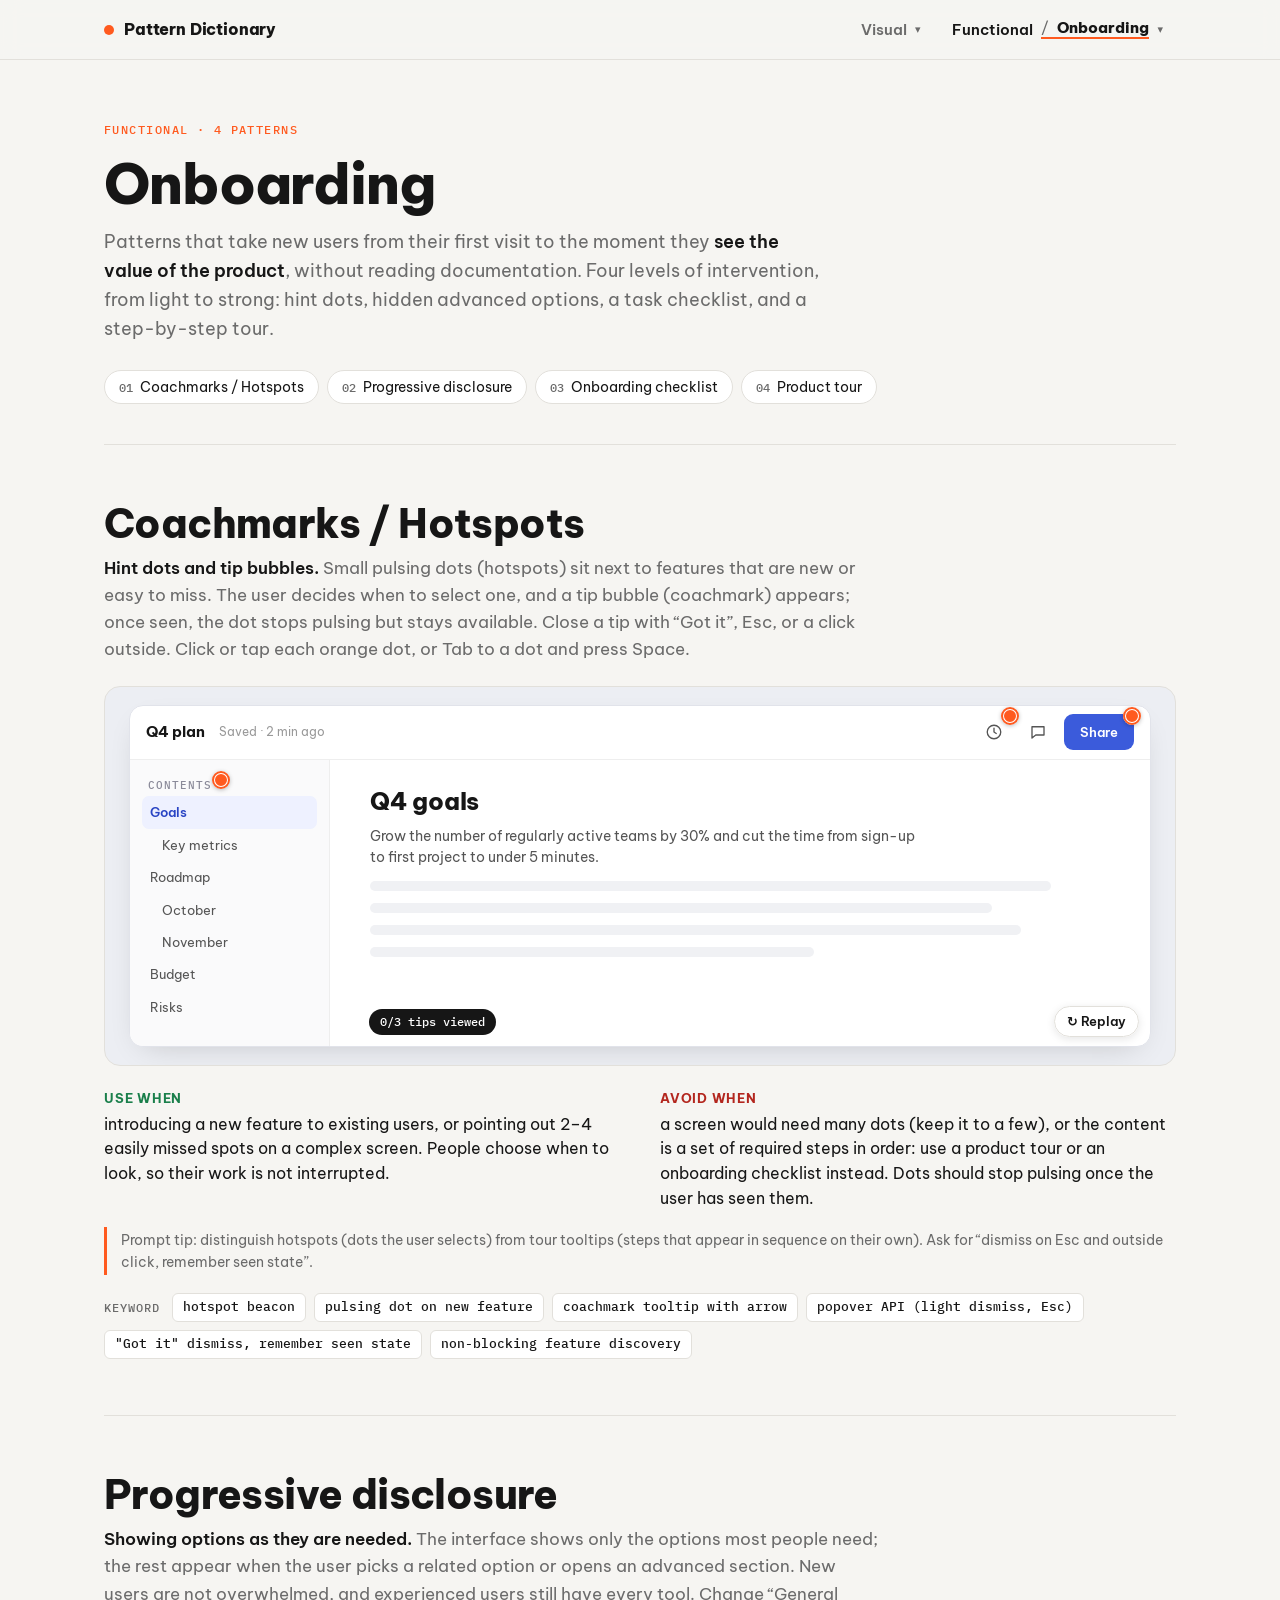
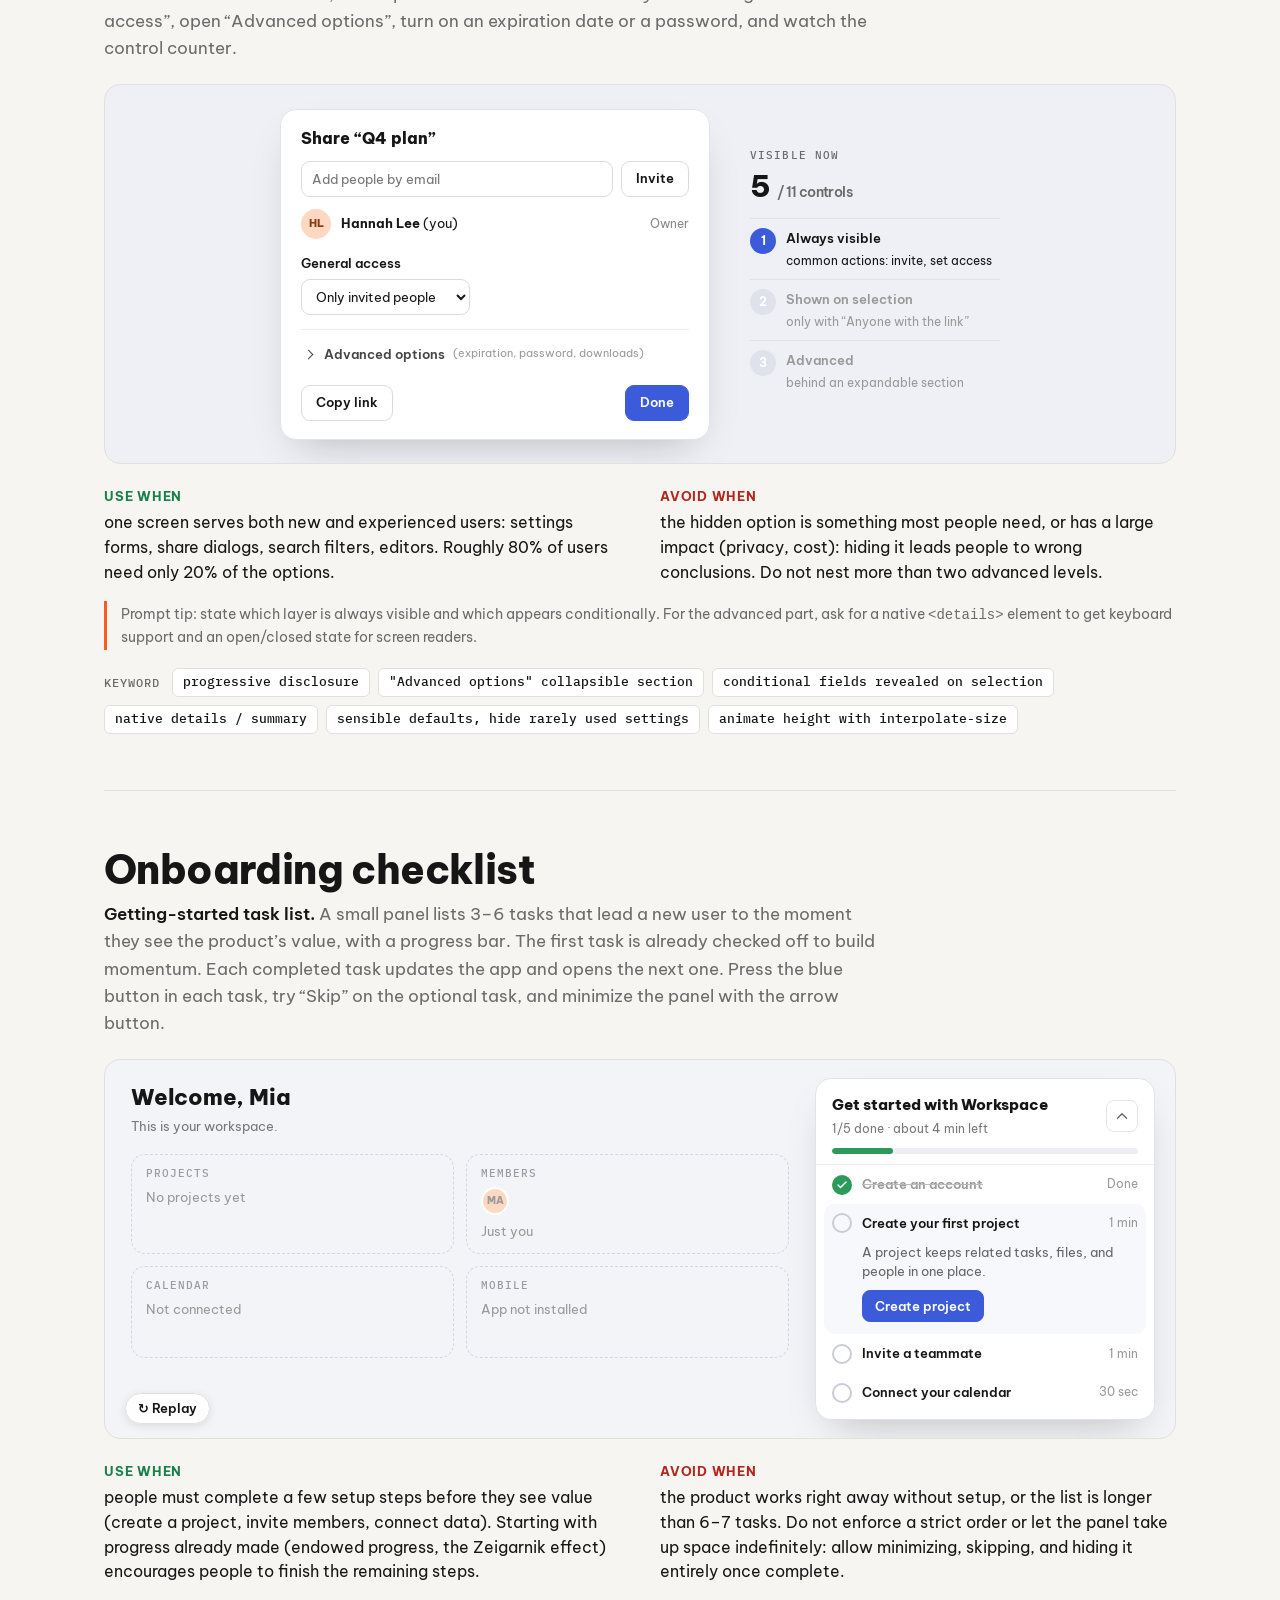
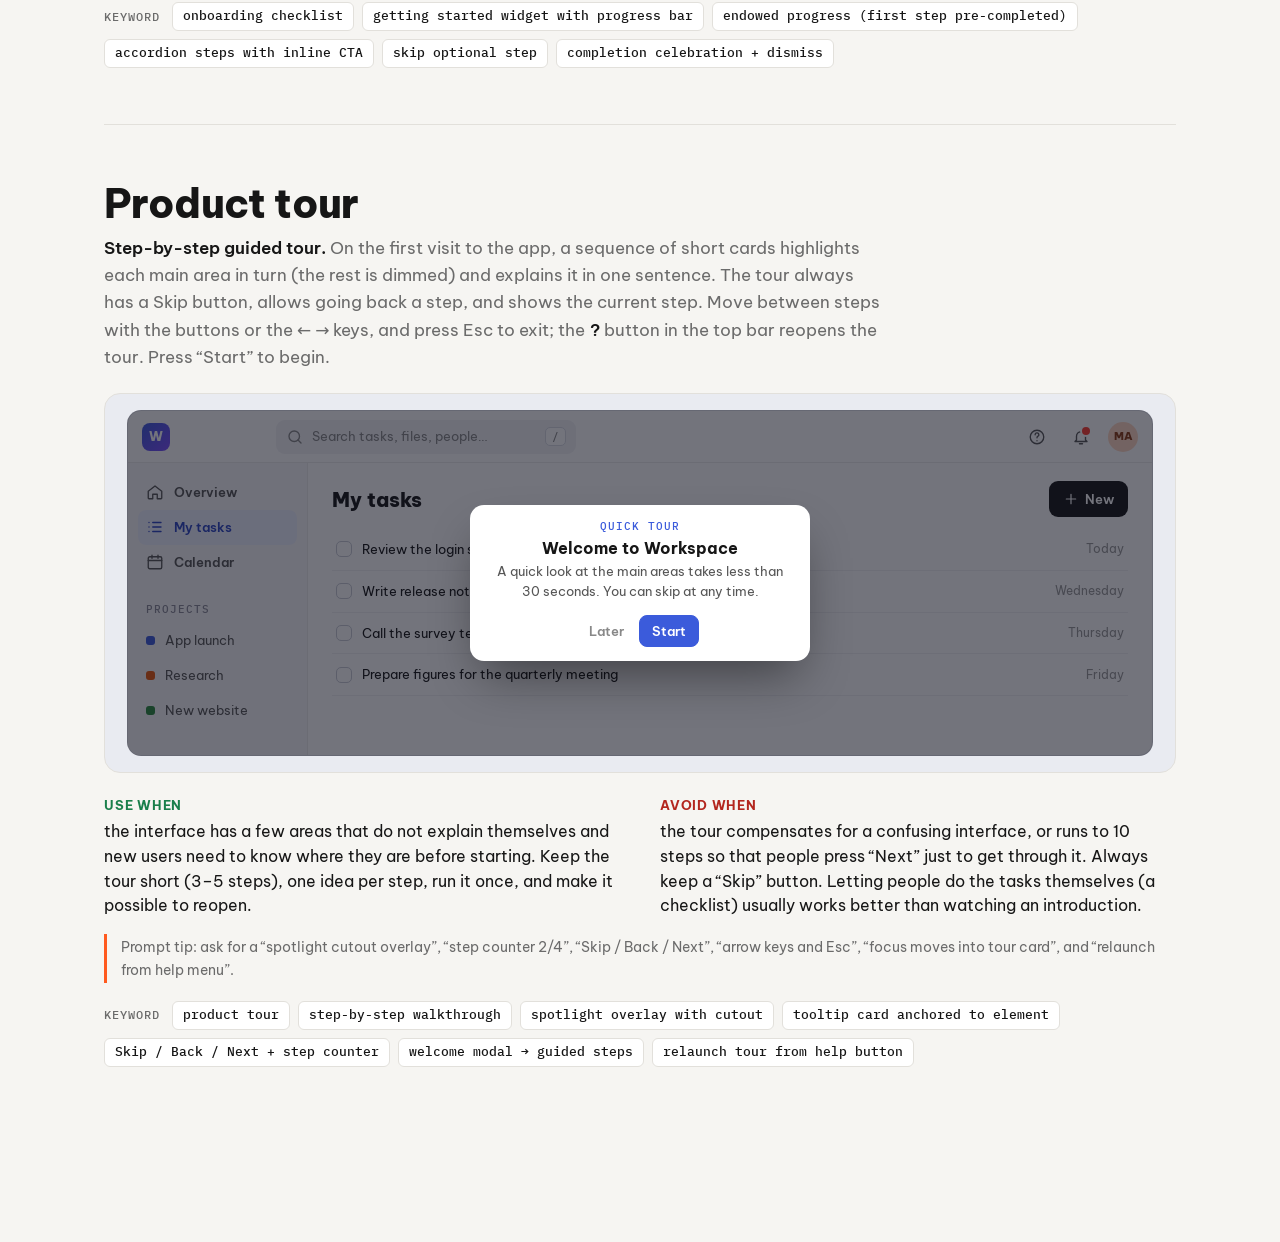
<file: onboarding.html>
<!doctype html>
<html lang="en">
<head>
<meta charset="utf-8">
<meta name="viewport" content="width=device-width,initial-scale=1">
<meta name="color-scheme" content="only light">
<title>Onboarding — Pattern Dictionary</title>
<meta name="description" content="Four onboarding patterns with interactive demos: coachmarks and hotspots, progressive disclosure, onboarding checklist, and product tour.">
<meta property="og:type" content="article">
<meta property="og:site_name" content="Pattern Dictionary">
<meta property="og:title" content="Onboarding — Pattern Dictionary">
<meta property="og:description" content="Four onboarding patterns with interactive demos: coachmarks and hotspots, progressive disclosure, onboarding checklist, and product tour.">
<meta property="og:url" content="https://epistex0.github.io/pattern-dictionary/onboarding.html">
<meta property="og:image" content="https://epistex0.github.io/pattern-dictionary/assets/og.png">
<meta name="twitter:card" content="summary_large_image">
<link rel="canonical" href="https://epistex0.github.io/pattern-dictionary/onboarding.html">
<meta name="theme-color" content="#f6f5f2">
<link rel="icon" href="data:image/svg+xml,%3Csvg xmlns='http://www.w3.org/2000/svg' viewBox='0 0 32 32'%3E%3Crect width='32' height='32' rx='9' fill='%23161616'/%3E%3Ccircle cx='16' cy='16' r='6.5' fill='%23ff5a1f'/%3E%3C/svg%3E">
<link rel="preconnect" href="https://fonts.googleapis.com">
<link rel="preconnect" href="https://fonts.gstatic.com" crossorigin>
<link href="https://fonts.googleapis.com/css2?family=Be+Vietnam+Pro:wght@400;600;800&family=IBM+Plex+Mono:wght@400;500&display=swap" rel="stylesheet">
<link rel="stylesheet" href="assets/dict.css">
<style>
/* reset scoped to demos, specificity 0 */
:where(.demo) :where(h3,h4,h5,p,ul,ol,dl,dd,figure){margin:0;padding:0}
:where(.demo) :where(ul,ol){list-style:none}
:where(.demo) :where(button,input,select){font:inherit;color:inherit}
:where(.demo) svg.i{width:18px;height:18px;flex:none;fill:none;stroke:currentColor;stroke-width:1.8;stroke-linecap:round;stroke-linejoin:round}
@media (prefers-reduced-motion:reduce){
  .demo *,.demo *::before,.demo *::after{transition-duration:.01ms!important;animation-duration:.01ms!important;animation-iteration-count:1!important}
}

/* ===== 1. Coachmarks / Hotspots ===== */
#coachmarks-hotspots .demo{background:#eceef3;color:#161616}
#coachmarks-hotspots .demo .app{position:absolute;inset:18px 24px 18px;border-radius:14px;background:#fff;border:1px solid #e1e3ea;box-shadow:0 10px 30px -14px rgba(0,0,0,.2);display:grid;grid-template-columns:200px 1fr;grid-template-rows:54px 1fr;overflow:hidden}
#coachmarks-hotspots .demo .tb{grid-column:1/-1;display:flex;align-items:center;gap:8px;padding:0 16px;border-bottom:1px solid #eee}
#coachmarks-hotspots .demo .tb b{font-size:15px}
#coachmarks-hotspots .demo .tb small{font-size:12px;color:#999;margin-right:auto;margin-left:6px}
#coachmarks-hotspots .demo .ib{width:36px;height:36px;display:grid;place-items:center;border:1px solid transparent;border-radius:9px;background:transparent;cursor:pointer;color:#555}
#coachmarks-hotspots .demo .ib:hover{background:#f3f3f6;color:#161616}
#coachmarks-hotspots .demo .share{height:36px;padding:0 16px;border:0;border-radius:9px;background:#3b5bdb;color:#fff;font-weight:600;font-size:13px;cursor:pointer}
#coachmarks-hotspots .demo .anc{position:relative;display:inline-flex}
#coachmarks-hotspots .demo .outline{padding:14px 12px;border-right:1px solid #eee;background:#fafafb;font-size:13px}
#coachmarks-hotspots .demo .outline h4{display:inline-flex;font:500 10.5px/1.3 var(--mono);letter-spacing:.1em;text-transform:uppercase;color:#8a8a99;padding:4px 6px}
#coachmarks-hotspots .demo .outline li{padding:6px 8px;border-radius:7px;color:#555}
#coachmarks-hotspots .demo .outline li:first-child{background:#eef1ff;color:#2a45c4;font-weight:600}
#coachmarks-hotspots .demo .outline li.sub{padding-left:20px;font-size:12.5px}
#coachmarks-hotspots .demo .doc{padding:26px 40px;overflow:hidden}
#coachmarks-hotspots .demo .doc h3{font-size:24px;line-height:1.25;font-weight:800;letter-spacing:-.01em}
#coachmarks-hotspots .demo .doc p{font-size:13.5px;color:#555;margin-top:10px;max-width:560px;line-height:1.6}
#coachmarks-hotspots .demo .doc .ln{height:10px;border-radius:5px;background:#f0f1f4;margin-top:12px}
#coachmarks-hotspots .demo .hs{position:absolute;z-index:2;top:-7px;right:-7px;width:18px;height:18px;padding:0;border-radius:50%;border:3px solid #fff;background:#ff5a1f;cursor:pointer;box-shadow:0 1px 4px rgba(0,0,0,.25)}
#coachmarks-hotspots .demo .hs::after{content:"";position:absolute;inset:-3px;border-radius:50%;border:2px solid #ff5a1f;animation:cm-pulse 1.8s ease-out infinite;pointer-events:none}
@keyframes cm-pulse{from{transform:scale(1);opacity:.9}to{transform:scale(2.6);opacity:0}}
#coachmarks-hotspots .demo .hs.seen{background:#b9bccb;width:14px;height:14px;top:-5px;right:-5px;border-width:2px}
#coachmarks-hotspots .demo .hs.seen::after{display:none}
#coachmarks-hotspots .demo .outline .hs{top:-4px;right:-12px}
#coachmarks-hotspots .demo .cm{position:fixed;inset:auto;margin:0;width:268px;padding:16px 16px 14px;border:0;border-radius:14px;background:#161616;color:#eee;font-size:13px;line-height:1.5;box-shadow:0 20px 50px -10px rgba(0,0,0,.45);overflow:visible}
#coachmarks-hotspots .demo .cm::before{content:"";position:absolute;left:var(--ax,40px);width:12px;height:12px;background:#161616;transform:translateX(-50%) rotate(45deg)}
#coachmarks-hotspots .demo .cm[data-side=below]::before{top:-6px}
#coachmarks-hotspots .demo .cm[data-side=above]::before{bottom:-6px}
#coachmarks-hotspots .demo .cm:popover-open{animation:cm-in .2s ease-out}
@keyframes cm-in{from{opacity:0;transform:translateY(4px)}}
#coachmarks-hotspots .demo .cm em{display:block;font:500 10px/1.3 var(--mono);font-style:normal;letter-spacing:.1em;text-transform:uppercase;color:#ff9a6b;margin-bottom:8px}
#coachmarks-hotspots .demo .cm h4{font-size:15px;color:#fff;line-height:1.3;margin-bottom:4px}
#coachmarks-hotspots .demo .cm p{color:#bdbdc4}
#coachmarks-hotspots .demo .cm .ft{display:flex;justify-content:flex-end;margin-top:12px}
#coachmarks-hotspots .demo .cm button{height:32px;padding:0 14px;border:0;border-radius:8px;background:#fff;color:#161616;font-weight:600;font-size:12.5px;cursor:pointer}
#coachmarks-hotspots .demo .cm button:hover{background:#ffe9df}
#coachmarks-hotspots .demo .stat{position:absolute;left:264px;bottom:30px;z-index:3;font:500 11.5px/1 var(--mono);background:#161616;color:#fff;border-radius:999px;padding:7px 11px}
#coachmarks-hotspots .demo>.replay{top:auto;bottom:28px;right:36px}
@media (max-width:760px){
  #coachmarks-hotspots .demo .app{inset:8px;grid-template-columns:1fr}
  #coachmarks-hotspots .demo .outline{display:none}
  #coachmarks-hotspots .demo .tb small{display:none}
  #coachmarks-hotspots .demo .tb{padding:0 10px 0 14px;gap:4px}
  #coachmarks-hotspots .demo .tb b{margin-right:auto;white-space:nowrap;overflow:hidden;text-overflow:ellipsis;min-width:0}
  #coachmarks-hotspots .demo .tb>.ib{display:none}
  #coachmarks-hotspots .demo .share{padding:0 12px}
  #coachmarks-hotspots .demo .doc{padding:18px}
  #coachmarks-hotspots .demo .stat{left:18px;bottom:18px;font-size:12px;padding:10px 12px}
  #coachmarks-hotspots .demo .doc h3{font-size:22px}
  #coachmarks-hotspots .demo .doc p{font-size:14px}
  /* the dot stays small, but the touch target is 32px */
  #coachmarks-hotspots .demo .hs,#coachmarks-hotspots .demo .hs.seen{width:32px;height:32px;top:-14px;right:-14px;border:0;background:radial-gradient(circle,#ff5a1f 0 6px,#fff 6.5px 9px,transparent 9.5px);box-shadow:none}
  #coachmarks-hotspots .demo .hs.seen{background:radial-gradient(circle,#b9bccb 0 5px,#fff 5.5px 7px,transparent 7.5px)}
  #coachmarks-hotspots .demo .hs::after{inset:7px}
  #coachmarks-hotspots .demo .cm{width:min(268px,calc(100vw - 48px));font-size:13.5px}
  #coachmarks-hotspots .demo .cm em{font-size:12px}
  #coachmarks-hotspots .demo .cm button{height:36px}
  #coachmarks-hotspots .demo>.replay{bottom:16px;right:16px}
}

/* ===== 2. Progressive disclosure ===== */
#progressive-disclosure .demo{background:#eef0f5;color:#161616;interpolate-size:allow-keywords}
#progressive-disclosure .demo .lay{position:absolute;inset:0;display:flex;align-items:center;justify-content:center;gap:40px;padding:16px}
#progressive-disclosure .demo .card{width:430px;max-height:100%;overflow-y:auto;scrollbar-width:thin;background:#fff;border-radius:16px;border:1px solid #e1e3ea;box-shadow:0 18px 40px -18px rgba(0,0,0,.25);padding:18px 20px;font-size:13px}
#progressive-disclosure .demo .card h3{font-size:16px;font-weight:800;line-height:1.3;margin-bottom:12px}
#progressive-disclosure .demo .row{display:flex;gap:8px;align-items:center}
#progressive-disclosure .demo input[type=email],#progressive-disclosure .demo input[type=date],#progressive-disclosure .demo input[type=password],#progressive-disclosure .demo select{height:36px;border:1px solid #d9dbe3;border-radius:9px;padding:0 10px;background:#fff;font-size:13px;min-width:0}
#progressive-disclosure .demo input[type=email]{flex:1}
#progressive-disclosure .demo .btn{height:36px;padding:0 14px;border-radius:9px;border:1px solid #d9dbe3;background:#fff;font-weight:600;font-size:13px;cursor:pointer;white-space:nowrap}
#progressive-disclosure .demo .btn:hover{border-color:#3b5bdb;color:#2a45c4}
#progressive-disclosure .demo .btn.pri{background:#3b5bdb;border-color:#3b5bdb;color:#fff}
#progressive-disclosure .demo .btn.pri:hover{background:#2f4bc4;color:#fff}
#progressive-disclosure .demo .who{display:flex;align-items:center;gap:10px;margin:12px 0 14px}
#progressive-disclosure .demo .who i{width:30px;height:30px;border-radius:50%;background:#ffd8c2;color:#8a3a12;display:grid;place-items:center;font:800 11px/1 var(--sans);font-style:normal}
#progressive-disclosure .demo .who span{margin-left:auto;color:#888;font-size:12px}
#progressive-disclosure .demo .lbl{display:block;font-weight:600;font-size:12.5px;margin-bottom:6px}
#progressive-disclosure .demo .reveal{margin-top:10px;padding:10px 12px;border-radius:10px;background:#f5f7ff;border:1px solid #e3e8fb;display:flex;align-items:center;gap:10px;justify-content:space-between}
#progressive-disclosure .demo .reveal[hidden]{display:none}
#progressive-disclosure .demo .reveal:not([hidden]){animation:pd-in .25s ease-out}
@keyframes pd-in{from{opacity:0;transform:translateY(-4px)}}
#progressive-disclosure .demo details{margin-top:14px;border-top:1px solid #eee;padding-top:10px}
#progressive-disclosure .demo summary{display:flex;align-items:center;gap:8px;cursor:pointer;font-weight:600;color:#444;list-style:none;padding:4px 0;border-radius:6px}
#progressive-disclosure .demo summary::-webkit-details-marker{display:none}
#progressive-disclosure .demo summary::before{content:"";width:7px;height:7px;border:solid currentColor;border-width:0 1.8px 1.8px 0;transform:rotate(-45deg);transition:transform .2s;margin:0 4px}
#progressive-disclosure .demo details[open]>summary::before{transform:rotate(45deg)}
#progressive-disclosure .demo summary small{color:#999;font-weight:400}
#progressive-disclosure .demo details::details-content{block-size:0;overflow:hidden;transition:block-size .3s ease,content-visibility .3s allow-discrete}
#progressive-disclosure .demo details[open]::details-content{block-size:auto}
#progressive-disclosure .demo .opt{display:flex;flex-wrap:wrap;align-items:center;gap:6px 10px;padding:8px 0 2px}
#progressive-disclosure .demo .opt label{display:flex;align-items:center;gap:8px;cursor:pointer}
#progressive-disclosure .demo .opt input[type=checkbox]{width:16px;height:16px;accent-color:#3b5bdb}
#progressive-disclosure .demo .opt>:is(input,select)[hidden]{display:none}
#progressive-disclosure .demo .opt>:is(input,select){margin-left:24px;height:32px}
#progressive-disclosure .demo .foot{display:flex;justify-content:space-between;gap:8px;margin-top:16px}
#progressive-disclosure .demo .meter{width:250px;font-size:13px}
#progressive-disclosure .demo .meter h4{font:500 11px/1.3 var(--mono);letter-spacing:.1em;text-transform:uppercase;color:var(--mute);margin-bottom:6px}
#progressive-disclosure .demo .meter .big{font-size:30px;font-weight:800;line-height:1.2;letter-spacing:-.02em;margin-bottom:14px;font-variant-numeric:tabular-nums}
#progressive-disclosure .demo .meter .big small{font-size:14px;color:var(--mute);font-weight:600}
#progressive-disclosure .demo .meter li{display:grid;grid-template-columns:26px 1fr;gap:2px 10px;padding:9px 0;border-top:1px solid #dfe2ea;color:#999;transition:color .25s}
#progressive-disclosure .demo .meter li b{grid-row:span 2;width:26px;height:26px;border-radius:50%;display:grid;place-items:center;background:#dfe2ea;color:#fff;font-size:12px;transition:background .25s}
#progressive-disclosure .demo .meter li span{font-weight:600}
#progressive-disclosure .demo .meter li small{font-size:12px}
#progressive-disclosure .demo .meter li.on{color:#161616}
#progressive-disclosure .demo .meter li.on b{background:#3b5bdb}
/* mobile: the counter collapses into one line above the card */
@media (max-width:760px){
  #progressive-disclosure .demo{--demo-h-m:520px}
  #progressive-disclosure .demo .lay{flex-direction:column-reverse;justify-content:flex-start;align-items:stretch;gap:10px;padding:12px}
  #progressive-disclosure .demo .meter{width:auto;display:flex;align-items:baseline;gap:8px;padding:0 4px}
  #progressive-disclosure .demo .meter h4{font-size:12px;margin:0}
  #progressive-disclosure .demo .meter .big{font-size:18px;margin:0}
  #progressive-disclosure .demo .meter .big small{font-size:13px}
  #progressive-disclosure .demo .meter ul{display:none}
  #progressive-disclosure .demo summary small{display:none}
  #progressive-disclosure .demo .card{width:100%;padding:14px;flex:1;min-height:0}
  #progressive-disclosure .demo :is(input[type=email],input[type=date],input[type=password],select),#progressive-disclosure .demo .btn{height:40px;font-size:16px}
  #progressive-disclosure .demo .btn{font-size:14px}
  #progressive-disclosure .demo .who i{font-size:12px}
  #progressive-disclosure .demo .reveal{flex-wrap:wrap}
  #progressive-disclosure .demo summary{min-height:40px}
  #progressive-disclosure .demo .opt label{min-height:40px}
  #progressive-disclosure .demo .opt>:is(input,select){margin-left:24px;height:40px}
  #progressive-disclosure .demo .foot .btn{flex:1}
}

/* ===== 3. Onboarding checklist ===== */
#onboarding-checklist .demo{background:#f3f4f7;color:#161616}
#onboarding-checklist .demo .lay{position:absolute;inset:0;display:flex;gap:20px;padding:18px 20px}
#onboarding-checklist .demo .dash{flex:1;min-width:0;padding:6px 6px 0}
#onboarding-checklist .demo .dash h3{font-size:22px;font-weight:800;line-height:1.25;letter-spacing:-.01em}
#onboarding-checklist .demo .dash>p{font-size:13px;color:#777;margin-top:4px}
#onboarding-checklist .demo .tiles{display:grid;grid-template-columns:1fr 1fr;gap:12px;margin-top:18px}
#onboarding-checklist .demo .tile{min-height:92px;border-radius:14px;border:1.5px dashed #d3d6df;padding:12px 14px;font-size:12.5px;color:#999;display:flex;flex-direction:column;gap:6px;transition:background .3s,border-color .3s}
#onboarding-checklist .demo .tile h4{font:500 10.5px/1.3 var(--mono);letter-spacing:.1em;text-transform:uppercase;color:#9a9aa6}
#onboarding-checklist .demo .tile.ok{border-style:solid;border-color:#e3e5ec;background:#fff;color:#161616}
#onboarding-checklist .demo .tile.ok{animation:ck-pop .45s cubic-bezier(.3,1.5,.5,1)}
@keyframes ck-pop{from{transform:scale(.96);background:#eef6ff}}
#onboarding-checklist .demo .tile b{font-size:14px}
#onboarding-checklist .demo .avs{display:flex}
#onboarding-checklist .demo .avs i{width:28px;height:28px;border-radius:50%;border:2px solid #fff;margin-left:-6px;display:grid;place-items:center;font:800 10px/1 var(--sans);font-style:normal;background:var(--c)}
#onboarding-checklist .demo .avs i:first-child{margin-left:0}
#onboarding-checklist .demo .ck{width:340px;flex:none;align-self:flex-start;max-height:100%;display:flex;flex-direction:column;background:#fff;border-radius:16px;border:1px solid #e1e3ea;box-shadow:0 18px 40px -18px rgba(0,0,0,.25);overflow:hidden}
#onboarding-checklist .demo [hidden]{display:none!important}
#onboarding-checklist .demo .ckh{padding:14px 16px 10px;display:grid;grid-template-columns:1fr auto;align-items:center;gap:2px 10px}
#onboarding-checklist .demo .ckh h4{font-size:15px;font-weight:800}
#onboarding-checklist .demo .ckh p{grid-column:1;font-size:12px;color:#777}
#onboarding-checklist .demo .min{grid-row:1/3;grid-column:2;width:32px;height:32px;display:grid;place-items:center;border:1px solid #e3e5ec;border-radius:8px;background:#fff;cursor:pointer;color:#666}
#onboarding-checklist .demo .min svg{transition:transform .2s}
#onboarding-checklist .demo .min[aria-expanded=false] svg{transform:rotate(180deg)}
#onboarding-checklist .demo progress{grid-column:1/-1;width:100%;height:6px;margin-top:8px;appearance:none;border:0;border-radius:3px;background:#eceef3;overflow:hidden}
#onboarding-checklist .demo progress::-webkit-progress-bar{background:#eceef3}
#onboarding-checklist .demo progress::-webkit-progress-value{background:#2b9a5a;border-radius:3px;transition:inline-size .4s}
#onboarding-checklist .demo progress::-moz-progress-bar{background:#2b9a5a;border-radius:3px}
#onboarding-checklist .demo .ckb{flex:1;min-height:0;overflow-y:auto;scrollbar-width:thin;padding:0 8px 8px;border-top:1px solid #f0f0f3}
#onboarding-checklist .demo details{border-radius:10px}
#onboarding-checklist .demo details[open]{background:#f7f8fb}
#onboarding-checklist .demo summary{display:flex;align-items:center;gap:10px;padding:9px 8px;cursor:pointer;list-style:none;border-radius:10px;font-weight:600;font-size:13px}
#onboarding-checklist .demo summary::-webkit-details-marker{display:none}
#onboarding-checklist .demo summary:hover{background:#f3f4f8}
#onboarding-checklist .demo summary .dot{width:20px;height:20px;border-radius:50%;border:2px solid #c9ccd6;flex:none;display:grid;place-items:center;color:#fff;transition:background .25s,border-color .25s}
#onboarding-checklist .demo summary .dot svg{width:12px;height:12px;stroke-width:3;opacity:0}
#onboarding-checklist .demo summary .t::after{content:"" / ", "}
#onboarding-checklist .demo summary small{margin-left:auto;font-weight:400;font-size:11.5px;color:#999}
#onboarding-checklist .demo details.done summary .dot{background:#2b9a5a;border-color:#2b9a5a}
#onboarding-checklist .demo details.done summary .dot svg{opacity:1}
#onboarding-checklist .demo details.done summary .t{color:#999;text-decoration:line-through;text-decoration-color:#bbb}
#onboarding-checklist .demo details.skip summary .t{color:#999}
#onboarding-checklist .demo details.skip summary .dot{border-style:dashed}
#onboarding-checklist .demo .bd{padding:0 10px 12px 38px;font-size:12.5px;color:#666;line-height:1.5}
#onboarding-checklist .demo .bd .acts{display:flex;gap:8px;margin-top:10px}
#onboarding-checklist .demo .bd button{height:32px;padding:0 12px;border-radius:8px;border:1px solid #d9dbe3;background:#fff;font-weight:600;font-size:12.5px;cursor:pointer}
#onboarding-checklist .demo .bd button.pri{background:#3b5bdb;border-color:#3b5bdb;color:#fff}
#onboarding-checklist .demo .bd button:disabled{opacity:.6;cursor:progress}
#onboarding-checklist .demo .yay{flex:1;display:flex;flex-direction:column;align-items:center;justify-content:center;text-align:center;padding:16px 22px;gap:8px;font-size:13px;color:#666}
#onboarding-checklist .demo .yay .big{width:54px;height:54px;border-radius:50%;background:#e3f5ea;color:#2b9a5a;display:grid;place-items:center;animation:ck-pop .5s cubic-bezier(.3,1.5,.5,1)}
#onboarding-checklist .demo .yay .big svg{width:26px;height:26px;stroke-width:2.6}
#onboarding-checklist .demo .yay b{font-size:16px;color:#161616}
#onboarding-checklist .demo .yay button{margin-top:6px;height:34px;padding:0 14px;border-radius:9px;border:1px solid #d9dbe3;background:#fff;font-weight:600;cursor:pointer}
#onboarding-checklist .demo .reopen{margin-top:14px;display:inline-flex;align-items:center;gap:8px;height:34px;padding:0 14px;border-radius:999px;border:1px solid #d9dbe3;background:#fff;font-weight:600;font-size:12.5px;cursor:pointer}
#onboarding-checklist .demo>.replay{top:auto;bottom:14px;right:auto;left:20px}
/* mobile: the app collapses into a 2×2 grid on top, with the list below */
@media (max-width:760px){
  #onboarding-checklist .demo{--demo-h-m:680px}
  #onboarding-checklist .demo .lay{flex-direction:column;gap:12px;padding:12px}
  #onboarding-checklist .demo .dash{flex:none;padding:2px 2px 0}
  #onboarding-checklist .demo .dash h3{font-size:18px;padding-right:110px;line-height:36px}
  #onboarding-checklist .demo .dash>p{display:none}
  #onboarding-checklist .demo .tiles{gap:8px;margin-top:8px}
  #onboarding-checklist .demo .tile{min-height:64px;padding:8px 10px;gap:3px;font-size:12px}
  #onboarding-checklist .demo .tile h4{font-size:12px}
  #onboarding-checklist .demo .tile b{font-size:13px}
  #onboarding-checklist .demo .avs i{width:24px;height:24px;font-size:12px}
  #onboarding-checklist .demo .ck{width:100%;flex:1;min-height:0;align-self:stretch}
  #onboarding-checklist .demo .reopen{min-height:40px}
  #onboarding-checklist .demo .min{width:40px;height:40px}
  #onboarding-checklist .demo summary{min-height:44px}
  #onboarding-checklist .demo summary small{font-size:12px}
  #onboarding-checklist .demo .bd{font-size:13px}
  #onboarding-checklist .demo .bd button,#onboarding-checklist .demo .yay button{height:40px}
  #onboarding-checklist .demo>.replay{left:auto;right:12px;top:12px;bottom:auto}
}

/* ===== 4. Product tour ===== */
#product-tour .demo{background:#e9ebf1;color:#161616}
#product-tour .demo .app{position:absolute;inset:16px 22px;border-radius:14px;background:#fff;border:1px solid #e1e3ea;display:grid;grid-template-columns:180px 1fr;grid-template-rows:52px 1fr;overflow:hidden}
#product-tour .demo .tb{grid-column:1/-1;display:flex;align-items:center;gap:10px;padding:0 14px;border-bottom:1px solid #eee}
#product-tour .demo .logo{width:28px;height:28px;border-radius:8px;background:linear-gradient(135deg,#3b5bdb,#7c4dff);color:#fff;display:grid;place-items:center;font-weight:800;font-size:13px;flex:none}
#product-tour .demo .search{display:flex;white-space:nowrap;overflow:hidden;align-items:center;gap:8px;width:300px;height:34px;padding:0 10px;border-radius:9px;background:#f3f4f7;color:#888;font-size:13px;margin-left:96px}
#product-tour .demo .search kbd{margin-left:auto;font:500 11px/1 var(--mono);border:1px solid #d9dbe3;border-radius:5px;padding:3px 6px;background:#fff}
#product-tour .demo .tb .sp{flex:1}
#product-tour .demo .ib{position:relative;width:34px;height:34px;display:grid;place-items:center;border:0;border-radius:9px;background:transparent;cursor:pointer;color:#555}
#product-tour .demo .ib:hover{background:#f3f4f7;color:#161616}
#product-tour .demo .bell::after{content:"";position:absolute;top:7px;right:8px;width:8px;height:8px;border-radius:50%;background:#ff3b30;box-shadow:0 0 0 2px #fff}
#product-tour .demo .help.ping{animation:pt-ping 1s ease-out 3}
@keyframes pt-ping{0%{box-shadow:0 0 0 0 rgba(59,91,219,.55)}100%{box-shadow:0 0 0 12px rgba(59,91,219,0)}}
#product-tour .demo .me{width:30px;height:30px;border-radius:50%;background:#ffd8c2;color:#8a3a12;display:grid;place-items:center;font:800 11px/1 var(--sans)}
#product-tour .demo .side{padding:12px 10px;border-right:1px solid #eee;background:#fafafb;font-size:13px}
#product-tour .demo .side li{display:flex;align-items:center;gap:10px;padding:7px 8px;border-radius:8px;color:#555;font-weight:600}
#product-tour .demo .side li.on{background:#eef1ff;color:#2a45c4}
#product-tour .demo .projects{margin-top:12px;padding:6px 0;border-radius:10px}
#product-tour .demo .projects h4{font:500 10.5px/1.3 var(--mono);letter-spacing:.1em;text-transform:uppercase;color:#8a8a99;padding:6px 8px}
#product-tour .demo .projects li{font-weight:400}
#product-tour .demo .projects i{width:9px;height:9px;border-radius:3px;background:var(--c)}
#product-tour .demo main{padding:18px 24px;overflow:hidden}
#product-tour .demo .mh{display:flex;align-items:center;justify-content:space-between}
#product-tour .demo .mh h3{font-size:20px;font-weight:800;line-height:1.25}
#product-tour .demo .new{display:flex;align-items:center;gap:6px;height:36px;padding:0 14px;border:0;border-radius:9px;background:#161616;color:#fff;font-weight:600;font-size:13px;cursor:pointer}
#product-tour .demo .new svg{width:16px;height:16px}
#product-tour .demo .tasks{margin-top:12px}
#product-tour .demo .tasks li{display:flex;align-items:center;gap:10px;padding:10px 4px;border-bottom:1px solid #f1f1f4;font-size:13px}
#product-tour .demo .tasks li::before{content:"";width:16px;height:16px;border-radius:5px;border:1.5px solid #c9ccd6}
#product-tour .demo .tasks li span{margin-left:auto;font-size:11.5px;color:#999}
#product-tour .demo .tour{position:absolute;inset:16px 22px;z-index:20;border-radius:14px;overflow:hidden}
#product-tour .demo .tour[hidden]{display:none}
#product-tour .demo .spot{position:absolute;border-radius:12px;box-shadow:0 0 0 2px rgba(255,255,255,.9),0 0 0 3000px rgba(14,16,30,.58);transition:left .4s cubic-bezier(.2,.8,.2,1),top .4s cubic-bezier(.2,.8,.2,1),width .4s cubic-bezier(.2,.8,.2,1),height .4s cubic-bezier(.2,.8,.2,1);pointer-events:none}
#product-tour .demo .spot.none{box-shadow:0 0 0 3000px rgba(14,16,30,.58)}
#product-tour .demo .card{position:absolute;width:300px;padding:16px 18px 14px;background:#fff;border-radius:14px;box-shadow:0 24px 50px -12px rgba(0,0,0,.45);font-size:13px;line-height:1.5;color:#555;transition:left .4s cubic-bezier(.2,.8,.2,1),top .4s cubic-bezier(.2,.8,.2,1)}
#product-tour .demo .card:focus{outline:none}
#product-tour .demo .card .ar{position:absolute;width:12px;height:12px;background:#fff;transform:translateX(-50%) rotate(45deg)}
#product-tour .demo .card[data-side=below] .ar{top:-6px}
#product-tour .demo .card[data-side=above] .ar{bottom:-6px}
#product-tour .demo .card[data-side=center] .ar{display:none}
#product-tour .demo .card .stp{font:500 10.5px/1 var(--mono);letter-spacing:.1em;text-transform:uppercase;color:#3b5bdb}
#product-tour .demo .card h4{font-size:16px;line-height:1.3;color:#161616;margin:6px 0 4px}
#product-tour .demo .card .ft{display:flex;align-items:center;gap:8px;margin-top:14px}
#product-tour .demo .card .dots{display:flex;gap:5px;margin-right:auto}
#product-tour .demo .card .dots i{width:6px;height:6px;border-radius:3px;background:#d9dbe3;transition:width .25s,background .25s}
#product-tour .demo .card .dots i.on{width:16px;background:#3b5bdb}
#product-tour .demo .card button{height:32px;padding:0 12px;border-radius:8px;border:1px solid #d9dbe3;background:#fff;font-weight:600;font-size:12.5px;cursor:pointer;color:#161616}
#product-tour .demo .card button:hover{border-color:#3b5bdb}
#product-tour .demo .card button.pri{background:#3b5bdb;border-color:#3b5bdb;color:#fff}
#product-tour .demo .card button.skip{border-color:transparent;color:#888;padding:0 6px}
#product-tour .demo .card button[hidden]{display:none}
#product-tour .demo .card[data-side=center]{width:340px;text-align:center}
#product-tour .demo .card[data-side=center] .ft{justify-content:center}
#product-tour .demo .card[data-side=center] .dots{display:none}
#product-tour .demo .toast{position:absolute;right:34px;bottom:30px;z-index:25;max-width:300px;background:#161616;color:#fff;font-size:12.5px;line-height:1.45;padding:10px 14px;border-radius:10px;box-shadow:0 10px 30px rgba(0,0,0,.25);transition:opacity .3s,transform .3s}
#product-tour .demo .toast:not(.show){opacity:0;transform:translateY(8px);visibility:hidden;transition:opacity .3s,transform .3s,visibility 0s .3s}
@media (max-width:760px){
  #product-tour .demo .app,#product-tour .demo .tour{inset:8px}
  #product-tour .demo .app{grid-template-columns:minmax(0,1fr)}
  #product-tour .demo .side{display:none}
  #product-tour .demo .tasks li span{font-size:12px}
  #product-tour .demo .tasks li{font-size:14px;gap:8px}
  #product-tour .demo .ib{width:40px;height:40px}
  #product-tour .demo .card .stp{font-size:12px}
  #product-tour .demo .card button{height:36px}
  #product-tour .demo .search{width:auto;flex:1;min-width:0;margin-left:0}
  #product-tour .demo .search kbd,#product-tour .demo .me{display:none}
  #product-tour .demo .tb .sp{display:none}
  #product-tour .demo main{padding:14px}
  #product-tour .demo .card,#product-tour .demo .card[data-side=center]{width:calc(100% - 24px)}
}
</style>
</head>
<body>
<svg aria-hidden="true" style="position:absolute;width:0;height:0;overflow:hidden">
  <symbol id="i-clock" viewBox="0 0 24 24"><circle cx="12" cy="12" r="9"/><path d="M12 7v5l3 2"/></symbol>
  <symbol id="i-chat" viewBox="0 0 24 24"><path d="M4 5h16v11H9l-5 4z"/></symbol>
  <symbol id="i-check" viewBox="0 0 24 24"><path d="M4 12l5 5L20 6"/></symbol>
  <symbol id="i-chev" viewBox="0 0 24 24"><path d="M6 15l6-6 6 6"/></symbol>
  <symbol id="i-search" viewBox="0 0 24 24"><circle cx="11" cy="11" r="7"/><path d="M20 20l-4-4"/></symbol>
  <symbol id="i-bell" viewBox="0 0 24 24"><path d="M6 16v-5a6 6 0 0 1 12 0v5l2 2H4z"/><path d="M10 21h4"/></symbol>
  <symbol id="i-help" viewBox="0 0 24 24"><circle cx="12" cy="12" r="9"/><path d="M9.5 9a2.5 2.5 0 1 1 3.5 2.3c-.7.3-1 .9-1 1.7M12 17h.01"/></symbol>
  <symbol id="i-plus" viewBox="0 0 24 24"><path d="M12 5v14M5 12h14"/></symbol>
  <symbol id="i-home" viewBox="0 0 24 24"><path d="M3 11l9-7 9 7v9a1 1 0 0 1-1 1h-5v-6h-6v6H4a1 1 0 0 1-1-1z"/></symbol>
  <symbol id="i-cal" viewBox="0 0 24 24"><rect x="3" y="5" width="18" height="16" rx="2"/><path d="M3 10h18M8 3v4M16 3v4"/></symbol>
  <symbol id="i-list" viewBox="0 0 24 24"><path d="M9 6h11M9 12h11M9 18h11M4 6h.01M4 12h.01M4 18h.01"/></symbol>
</svg>

<nav class="dnav"></nav>

<main class="wrap">
<header class="head">
  <h1>Onboarding</h1>
  <p>Patterns that take new users from their first visit to the moment they <b>see the value of the product</b>, without reading documentation. Four levels of intervention, from light to strong: hint dots, hidden advanced options, a task checklist, and a step-by-step tour.</p>
</header>

<!-- 1 -->
<article class="pattern" id="coachmarks-hotspots">
  <h2>Coachmarks / Hotspots</h2>
  <p class="vi"><b>Hint dots and tip bubbles.</b> Small pulsing dots (hotspots) sit next to features that are new or easy to miss. The user decides when to select one, and a tip bubble (coachmark) appears; once seen, the dot stops pulsing but stays available. Close a tip with “Got it”, Esc, or a click outside. Click or tap each orange dot, or Tab to a dot and press Space.</p>
  <div class="demo">
    <div class="app">
      <div class="tb">
        <b>Q4 plan</b><small>Saved · 2 min ago</small>
        <span class="anc"><button class="ib" type="button" aria-label="Version history"><svg class="i" aria-hidden="true"><use href="#i-clock"/></svg></button>
          <button class="hs" type="button" popovertarget="cm-hist" aria-label="Tip: Version history"></button></span>
        <button class="ib" type="button" aria-label="Comments"><svg class="i" aria-hidden="true"><use href="#i-chat"/></svg></button>
        <span class="anc"><button class="share" type="button">Share</button>
          <button class="hs" type="button" popovertarget="cm-share" aria-label="Tip: Share"></button></span>
      </div>
      <aside class="outline">
        <span class="anc"><h4>Contents</h4><button class="hs" type="button" popovertarget="cm-toc" aria-label="Tip: Automatic table of contents"></button></span>
        <ul><li>Goals</li><li class="sub">Key metrics</li><li>Roadmap</li><li class="sub">October</li><li class="sub">November</li><li>Budget</li><li>Risks</li></ul>
      </aside>
      <div class="doc">
        <h3>Q4 goals</h3>
        <p>Grow the number of regularly active teams by 30% and cut the time from sign-up to first project to under 5 minutes.</p>
        <div class="ln" style="width:92%"></div><div class="ln" style="width:84%"></div><div class="ln" style="width:88%"></div><div class="ln" style="width:60%"></div>
      </div>
    </div>
    <div class="cm" id="cm-share" popover role="dialog" aria-labelledby="cm-share-t">
      <em>New</em><h4 id="cm-share-t">Expiring share links</h4>
      <p>Set an expiration date on a share link, useful for documents sent to external partners.</p>
      <div class="ft"><button type="button" popovertarget="cm-share" popovertargetaction="hide">Got it</button></div>
    </div>
    <div class="cm" id="cm-hist" popover role="dialog" aria-labelledby="cm-hist-t">
      <em>Tip</em><h4 id="cm-hist-t">Restore an earlier version</h4>
      <p>Every change is saved as a version. Open Version history to compare or restore.</p>
      <div class="ft"><button type="button" popovertarget="cm-hist" popovertargetaction="hide">Got it</button></div>
    </div>
    <div class="cm" id="cm-toc" popover role="dialog" aria-labelledby="cm-toc-t">
      <em>Tip</em><h4 id="cm-toc-t">Self-updating contents</h4>
      <p>Every heading in the document appears here automatically. Select an entry to jump to that section.</p>
      <div class="ft"><button type="button" popovertarget="cm-toc" popovertargetaction="hide">Got it</button></div>
    </div>
    <p class="stat" aria-live="polite">0/3 tips viewed</p>
    <button class="replay">↻ Replay</button>
  </div>
  <div class="notes">
    <p class="use"><b>Use when</b>introducing a new feature to existing users, or pointing out 2–4 easily missed spots on a complex screen. People choose when to look, so their work is not interrupted.</p>
    <p class="avoid"><b>Avoid when</b>a screen would need many dots (keep it to a few), or the content is a set of required steps in order: use a product tour or an onboarding checklist instead. Dots should stop pulsing once the user has seen them.</p>
    <p class="tip">Prompt tip: distinguish hotspots (dots the user selects) from tour tooltips (steps that appear in sequence on their own). Ask for “dismiss on Esc and outside click, remember seen state”.</p>
  </div>
  <div class="kw"><button>hotspot beacon</button><button>pulsing dot on new feature</button><button>coachmark tooltip with arrow</button><button>popover API (light dismiss, Esc)</button><button>"Got it" dismiss, remember seen state</button><button>non-blocking feature discovery</button></div>
</article>

<!-- 2 -->
<article class="pattern" id="progressive-disclosure">
  <h2>Progressive disclosure</h2>
  <p class="vi"><b>Showing options as they are needed.</b> The interface shows only the options most people need; the rest appear when the user picks a related option or opens an advanced section. New users are not overwhelmed, and experienced users still have every tool. Change “General access”, open “Advanced options”, turn on an expiration date or a password, and watch the control counter.</p>
  <div class="demo">
    <div class="lay">
      <form class="card" onsubmit="return false" aria-labelledby="pd-t">
        <h3 id="pd-t">Share “Q4 plan”</h3>
        <div class="row"><input class="ctl" data-l="1" type="email" placeholder="Add people by email" aria-label="Invitee email" autocomplete="off"><button class="btn ctl" data-l="1" type="button">Invite</button></div>
        <div class="who"><i aria-hidden="true">HL</i><div><b>Hannah Lee</b> (you)</div><span>Owner</span></div>
        <label class="lbl" for="pd-access">General access</label>
        <select class="ctl" data-l="1" id="pd-access">
          <option value="private">Only invited people</option>
          <option value="link">Anyone with the link</option>
        </select>
        <div class="reveal" data-for="link" hidden>
          <label for="pd-role">People with the link can</label>
          <select class="ctl" data-l="2" id="pd-role"><option>View</option><option>Comment</option><option>Edit</option></select>
        </div>
        <details>
          <summary>Advanced options <small>(expiration, password, downloads)</small></summary>
          <div class="opt"><label><input class="ctl" data-l="3" type="checkbox" data-show="pd-exp">Set an expiration date for the link</label>
            <input class="ctl" data-l="3" type="date" id="pd-exp" aria-label="Expiration date" value="2026-12-31" hidden></div>
          <div class="opt"><label><input class="ctl" data-l="3" type="checkbox" data-show="pd-pw">Require a password</label>
            <input class="ctl" data-l="3" type="password" id="pd-pw" aria-label="Link password" placeholder="Password" autocomplete="new-password" hidden></div>
          <div class="opt"><label><input class="ctl" data-l="3" type="checkbox" checked>Allow downloading, printing, and copying</label></div>
        </details>
        <div class="foot"><button class="btn ctl" data-l="1" type="button" data-copy>Copy link</button><button class="btn pri ctl" data-l="1" type="button">Done</button></div>
      </form>
      <div class="meter" aria-hidden="true">
        <h4>Visible now</h4>
        <p class="big"><span class="n">5</span> <small>/ <span class="m">11</span> controls</small></p>
        <ul>
          <li data-l="1" class="on"><b>1</b><span>Always visible</span><small>common actions: invite, set access</small></li>
          <li data-l="2"><b>2</b><span>Shown on selection</span><small>only with “Anyone with the link”</small></li>
          <li data-l="3"><b>3</b><span>Advanced</span><small>behind an expandable section</small></li>
        </ul>
      </div>
    </div>
  </div>
  <div class="notes">
    <p class="use"><b>Use when</b>one screen serves both new and experienced users: settings forms, share dialogs, search filters, editors. Roughly 80% of users need only 20% of the options.</p>
    <p class="avoid"><b>Avoid when</b>the hidden option is something most people need, or has a large impact (privacy, cost): hiding it leads people to wrong conclusions. Do not nest more than two advanced levels.</p>
    <p class="tip">Prompt tip: state which layer is always visible and which appears conditionally. For the advanced part, ask for a native <code>&lt;details&gt;</code> element to get keyboard support and an open/closed state for screen readers.</p>
  </div>
  <div class="kw"><button>progressive disclosure</button><button>"Advanced options" collapsible section</button><button>conditional fields revealed on selection</button><button>native details / summary</button><button>sensible defaults, hide rarely used settings</button><button>animate height with interpolate-size</button></div>
</article>

<!-- 3 -->
<article class="pattern" id="onboarding-checklist">
  <h2>Onboarding checklist</h2>
  <p class="vi"><b>Getting-started task list.</b> A small panel lists 3–6 tasks that lead a new user to the moment they see the product’s value, with a progress bar. The first task is already checked off to build momentum. Each completed task updates the app and opens the next one. Press the blue button in each task, try “Skip” on the optional task, and minimize the panel with the arrow button.</p>
  <div class="demo">
    <div class="lay">
      <div class="dash">
        <h3>Welcome, Mia</h3>
        <p>This is your workspace.</p>
        <div class="tiles">
          <div class="tile" data-t="project"><h4>Projects</h4><span>No projects yet</span></div>
          <div class="tile" data-t="team"><h4>Members</h4><div class="avs"><i style="--c:#ffd8c2">MA</i></div><span>Just you</span></div>
          <div class="tile" data-t="cal"><h4>Calendar</h4><span>Not connected</span></div>
          <div class="tile" data-t="mobile"><h4>Mobile</h4><span>App not installed</span></div>
        </div>
        <button class="reopen" type="button" hidden>Reopen the “Get started” list</button>
      </div>
      <section class="ck" aria-labelledby="ob-t">
        <div class="ckh">
          <h4 id="ob-t">Get started with Workspace</h4>
          <p class="cnt" aria-live="polite">1/5 done · about 4 min left</p>
          <button class="min" type="button" aria-expanded="true" aria-controls="ob-body" aria-label="Minimize list"><svg class="i" aria-hidden="true"><use href="#i-chev"/></svg></button>
          <progress max="5" value="1" aria-label="Getting started progress">1/5</progress>
        </div>
        <div class="ckb" id="ob-body">
          <details name="ob" class="done" data-k="account"><summary><span class="dot"><svg class="i" aria-hidden="true"><use href="#i-check"/></svg></span><span class="t">Create an account</span><small>Done</small></summary>
            <div class="bd">Completed when you signed up.</div></details>
          <details name="ob" open data-k="project"><summary><span class="dot"><svg class="i" aria-hidden="true"><use href="#i-check"/></svg></span><span class="t">Create your first project</span><small>1 min</small></summary>
            <div class="bd">A project keeps related tasks, files, and people in one place.<div class="acts"><button class="pri" type="button" data-do>Create project</button></div></div></details>
          <details name="ob" data-k="team"><summary><span class="dot"><svg class="i" aria-hidden="true"><use href="#i-check"/></svg></span><span class="t">Invite a teammate</span><small>1 min</small></summary>
            <div class="bd">The app is most useful when a team works in it together. Invite one person to start.<div class="acts"><button class="pri" type="button" data-do>Send invite</button></div></div></details>
          <details name="ob" data-k="cal"><summary><span class="dot"><svg class="i" aria-hidden="true"><use href="#i-check"/></svg></span><span class="t">Connect your calendar</span><small>30 sec</small></summary>
            <div class="bd">Deadlines appear directly in the calendar you already use.<div class="acts"><button class="pri" type="button" data-do>Connect</button></div></div></details>
          <details name="ob" data-k="mobile"><summary><span class="dot"><svg class="i" aria-hidden="true"><use href="#i-check"/></svg></span><span class="t">Install the mobile app</span><small>optional</small></summary>
            <div class="bd">Get notifications and review tasks away from your computer.<div class="acts"><button class="pri" type="button" data-do>Send download link</button><button type="button" data-skip>Skip</button></div></div></details>
        </div>
        <div class="yay" hidden>
          <span class="big"><svg class="i" aria-hidden="true"><use href="#i-check"/></svg></span>
          <b>You are all set</b>
          <p>You have completed the getting-started steps. You can reopen this list from Help.</p>
          <button type="button" class="hide">Hide list</button>
        </div>
      </section>
    </div>
    <button class="replay">↻ Replay</button>
  </div>
  <div class="notes">
    <p class="use"><b>Use when</b>people must complete a few setup steps before they see value (create a project, invite members, connect data). Starting with progress already made (endowed progress, the Zeigarnik effect) encourages people to finish the remaining steps.</p>
    <p class="avoid"><b>Avoid when</b>the product works right away without setup, or the list is longer than 6–7 tasks. Do not enforce a strict order or let the panel take up space indefinitely: allow minimizing, skipping, and hiding it entirely once complete.</p>
  </div>
  <div class="kw"><button>onboarding checklist</button><button>getting started widget with progress bar</button><button>endowed progress (first step pre-completed)</button><button>accordion steps with inline CTA</button><button>skip optional step</button><button>completion celebration + dismiss</button></div>
</article>

<!-- 4 -->
<article class="pattern" id="product-tour">
  <h2>Product tour</h2>
  <p class="vi"><b>Step-by-step guided tour.</b> On the first visit to the app, a sequence of short cards highlights each main area in turn (the rest is dimmed) and explains it in one sentence. The tour always has a Skip button, allows going back a step, and shows the current step. Move between steps with the buttons or the ← → keys, and press Esc to exit; the <b>?</b> button in the top bar reopens the tour. Press “Start” to begin.</p>
  <div class="demo">
    <div class="app">
      <div class="tb">
        <span class="logo" aria-hidden="true">W</span>
        <div class="search" data-step="search"><svg class="i" aria-hidden="true"><use href="#i-search"/></svg>Search tasks, files, people…<kbd>/</kbd></div>
        <span class="sp"></span>
        <button class="ib help" type="button" aria-label="Replay the tour"><svg class="i" aria-hidden="true"><use href="#i-help"/></svg></button>
        <button class="ib bell" type="button" aria-label="Notifications, new items"><svg class="i" aria-hidden="true"><use href="#i-bell"/></svg></button>
        <span class="me" aria-hidden="true">MA</span>
      </div>
      <nav class="side" aria-label="App">
        <ul>
          <li><svg class="i" aria-hidden="true"><use href="#i-home"/></svg>Overview</li>
          <li class="on"><svg class="i" aria-hidden="true"><use href="#i-list"/></svg>My tasks</li>
          <li><svg class="i" aria-hidden="true"><use href="#i-cal"/></svg>Calendar</li>
        </ul>
        <div class="projects"><h4>Projects</h4><ul>
          <li><i style="--c:#3b5bdb"></i>App launch</li>
          <li><i style="--c:#e8590c"></i>Research</li>
          <li><i style="--c:#2b8a3e"></i>New website</li>
        </ul></div>
      </nav>
      <main>
        <div class="mh"><h3>My tasks</h3><button class="new" type="button"><svg class="i" aria-hidden="true"><use href="#i-plus"/></svg>New</button></div>
        <ul class="tasks">
          <li>Review the login screen design<span>Today</span></li>
          <li>Write release notes for v2.4<span>Wednesday</span></li>
          <li>Call the survey team back<span>Thursday</span></li>
          <li>Prepare figures for the quarterly meeting<span>Friday</span></li>
        </ul>
      </main>
    </div>
    <div class="tour" hidden>
      <div class="spot none"></div>
      <div class="card" role="dialog" aria-labelledby="pt-title" aria-describedby="pt-text" tabindex="-1" data-side="center">
        <span class="ar" aria-hidden="true"></span>
        <p class="stp" aria-hidden="true"></p>
        <div aria-live="polite"><h4 id="pt-title"></h4><p id="pt-text"></p></div>
        <div class="ft">
          <span class="dots" aria-hidden="true"><i></i><i></i><i></i><i></i></span>
          <button type="button" class="skip">Skip</button>
          <button type="button" class="back">Back</button>
          <button type="button" class="pri next">Next</button>
        </div>
      </div>
    </div>
    <p class="toast" role="status"></p>
  </div>
  <div class="notes">
    <p class="use"><b>Use when</b>the interface has a few areas that do not explain themselves and new users need to know where they are before starting. Keep the tour short (3–5 steps), one idea per step, run it once, and make it possible to reopen.</p>
    <p class="avoid"><b>Avoid when</b>the tour compensates for a confusing interface, or runs to 10 steps so that people press “Next” just to get through it. Always keep a “Skip” button. Letting people do the tasks themselves (a checklist) usually works better than watching an introduction.</p>
    <p class="tip">Prompt tip: ask for a “spotlight cutout overlay”, “step counter 2/4”, “Skip / Back / Next”, “arrow keys and Esc”, “focus moves into tour card”, and “relaunch from help menu”.</p>
  </div>
  <div class="kw"><button>product tour</button><button>step-by-step walkthrough</button><button>spotlight overlay with cutout</button><button>tooltip card anchored to element</button><button>Skip / Back / Next + step counter</button><button>welcome modal → guided steps</button><button>relaunch tour from help button</button></div>
</article>

</main>
<script src="assets/dict.js"></script>
<script>
(() => {
  const $ = (s, r) => r.querySelector(s), $$ = (s, r) => [...r.querySelectorAll(s)];
  const focus = el => el && el.focus({ preventScroll: true });
  const trap = (box, e) => {
    if (e.key !== 'Tab') return;
    const f = $$('button:not([hidden]):not([disabled]),[href],input,select', box).filter(x => x.checkVisibility());
    if (!f.length) return;
    if (e.shiftKey && document.activeElement === f[0]) { e.preventDefault(); focus(f.at(-1)); }
    else if (!e.shiftKey && document.activeElement === f.at(-1)) { e.preventDefault(); focus(f[0]); }
  };

  /* 1. Coachmarks / Hotspots — popover="auto": Esc and outside clicks close it natively */
  Dict.demo('coachmarks-hotspots', d => {
    const ac = new AbortController(), o = { signal: ac.signal };
    const pops = $$('.cm', d), seen = new Set();
    const hsOf = p => $(`[popovertarget="${p.id}"].hs`, d);
    const place = p => {
      const r = hsOf(p).getBoundingClientRect(), w = p.offsetWidth, h = p.offsetHeight, vw = document.documentElement.clientWidth;
      if (r.bottom < 64 || r.top > innerHeight) /* 64 = sticky navigation bar */ { p.hidePopover(); return; }
      const below = r.bottom + 12 + h < innerHeight;
      const dr = d.getBoundingClientRect(); // keep the bubble inside the demo frame
      const lo = Math.max(8, dr.left + 12), hi = Math.min(vw, dr.right - 12) - w;
      const left = Math.max(lo, Math.min(r.left + r.width / 2 - w / 2, hi));
      p.dataset.side = below ? 'below' : 'above';
      p.style.left = left + 'px';
      p.style.top = (below ? r.bottom + 12 : r.top - h - 12) + 'px';
      p.style.setProperty('--ax', Math.max(16, Math.min(r.left + r.width / 2 - left, w - 16)) + 'px');
    };
    pops.forEach(p => p.addEventListener('toggle', e => {
      if (e.newState !== 'open') return;
      place(p);
      const hs = hsOf(p);
      if (!seen.has(p.id)) {
        seen.add(p.id); hs.classList.add('seen');
        hs.setAttribute('aria-label', hs.getAttribute('aria-label') + ' (viewed)');
        stat();
      }
    }, o));
    // count visible dots only (narrow screens hide the contents panel, leaving 2)
    function stat() {
      const vis = $$('.hs', d).filter(h => h.checkVisibility()), n = vis.filter(h => h.classList.contains('seen')).length;
      $('.stat', d).textContent = n === vis.length ? 'All tips viewed' : `${n}/${vis.length} tips viewed`;
    }
    stat();
    const re = () => pops.filter(p => p.matches(':popover-open')).forEach(place);
    addEventListener('scroll', re, { passive: true, signal: ac.signal });
    addEventListener('resize', re, o);
    return () => { pops.forEach(p => p.matches(':popover-open') && p.hidePopover()); ac.abort(); };
  });

  /* 2. Progressive disclosure */
  Dict.demo('progressive-disclosure', d => {
    const ac = new AbortController(), o = { signal: ac.signal };
    const ctls = $$('.ctl', d), access = $('#pd-access', d);
    const count = () => {
      const vis = ctls.filter(c => c.checkVisibility());
      $('.n', d).textContent = vis.length; $('.m', d).textContent = ctls.length;
      $$('.meter li', d).forEach(li => li.classList.toggle('on', vis.some(c => c.dataset.l === li.dataset.l)));
    };
    // scroll inside the card (not the page) so the newly shown part is in view
    const card = $('.card', d), sm = Dict.RM ? 'auto' : 'smooth';
    const show = el => {
      const cr = card.getBoundingClientRect(), r = el.getBoundingClientRect();
      if (r.bottom > cr.bottom - 12) card.scrollTo({ top: card.scrollTop + r.bottom - cr.bottom + 16, behavior: sm });
    };
    access.addEventListener('change', () => { const rv = $('.reveal', d); rv.hidden = access.value !== 'link'; if (!rv.hidden) show(rv); count(); }, o);
    $$('[data-show]', d).forEach(cb => cb.addEventListener('change', () => {
      const t = d.querySelector('#' + cb.dataset.show); t.hidden = !cb.checked; if (cb.checked) show(t); count();
    }, o));
    $('details', d).addEventListener('toggle', e => {
      count();
      if (e.newState === 'open') { const cr = card.getBoundingClientRect(), r = e.target.getBoundingClientRect(); card.scrollTo({ top: card.scrollTop + r.top - cr.top - 8, behavior: sm }); }
    }, o);
    $('[data-copy]', d).addEventListener('click', async e => {
      const b = e.currentTarget, ok = await Dict.copy('https://app.example/d/ke-hoach-q4');
      b.textContent = ok ? 'Copied ✓' : "Couldn't copy";
      setTimeout(() => { b.textContent = 'Copy link'; }, 1400);
    }, o);
    count();
    return () => ac.abort();
  });

  /* 3. Onboarding checklist */
  Dict.demo('onboarding-checklist', d => {
    const ac = new AbortController(), o = { signal: ac.signal }, timers = [];
    const items = $$('details', d), total = items.length, prog = $('progress', d);
    const mins = { account: 0, project: 1, team: 1, cal: .5, mobile: 1 };
    const effect = {
      project: t => { t.innerHTML = '<h4>Projects</h4><b>Website launch</b><span>0/12 tasks · just created</span>'; },
      team: t => { t.innerHTML = '<h4>Members</h4><div class="avs"><i style="--c:#ffd8c2">MA</i><i style="--c:#d6e0ff">PL</i></div><span>Invited Paula Lane</span>'; },
      cal: t => { t.innerHTML = '<h4>Calendar</h4><b>3 events this week</b><span>Synced 2 min ago</span>'; },
      mobile: t => { t.innerHTML = '<h4>Mobile</h4><b>Download link sent</b><span>Check your email</span>'; },
    };
    const sync = () => {
      const done = items.filter(i => i.matches('.done,.skip'));
      const left = items.filter(i => !i.matches('.done,.skip')).reduce((s, i) => s + mins[i.dataset.k], 0);
      prog.value = done.length; prog.textContent = `${done.length}/${total}`;
      const sk = items.filter(i => i.matches('.skip')).length;
      $('.cnt', d).textContent = done.length === total ? (sk ? `Done · ${sk} optional ${sk === 1 ? 'task' : 'tasks'} skipped` : 'All done') : `${done.length}/${total} done · about ${left < 1 ? '30 sec' : Math.ceil(left) + ' min'} left`;
      if (done.length === total) {
        timers.push(setTimeout(() => { $('.ckb', d).hidden = true; $('.min', d).hidden = true; $('.yay', d).hidden = false; focus($('.yay .hide', d)); }, 500));
      }
    };
    const finish = (det, how) => {
      det.classList.add(how); $('small', det).textContent = how === 'done' ? 'Done' : 'Skipped';
      det.open = false;
      const next = items.find(i => !i.matches('.done,.skip'));
      if (next) {
        next.open = true; focus($('summary', next));
        const box = $('.ckb', d), br = box.getBoundingClientRect(), r = next.getBoundingClientRect();
        if (r.bottom > br.bottom || r.top < br.top) box.scrollTo({ top: box.scrollTop + r.top - br.top - 4, behavior: Dict.RM ? 'auto' : 'smooth' });
      }
      sync();
    };
    $('.ckb', d).addEventListener('click', e => {
      const b = e.target.closest('button'); if (!b) return;
      const det = b.closest('details');
      if ('skip' in b.dataset) return finish(det, 'skip');
      b.disabled = true; b.textContent = 'Working…';
      timers.push(setTimeout(() => { const t = $(`.tile[data-t=${det.dataset.k}]`, d); effect[det.dataset.k](t); t.classList.add('ok'); finish(det, 'done'); }, 650));
    }, o);
    const min = $('.min', d);
    min.addEventListener('click', () => {
      const open = min.getAttribute('aria-expanded') !== 'true';
      min.setAttribute('aria-expanded', open); min.setAttribute('aria-label', open ? 'Minimize list' : 'Expand list');
      $('.ckb', d).hidden = !open;
    }, o);
    $('.yay .hide', d).addEventListener('click', () => { $('.ck', d).hidden = true; const r = $('.reopen', d); r.hidden = false; focus(r); }, o);
    $('.reopen', d).addEventListener('click', e => { $('.ck', d).hidden = false; e.currentTarget.hidden = true; focus($('.yay .hide', d)); }, o);
    return () => { timers.forEach(clearTimeout); ac.abort(); };
  });

  /* 4. Product tour */
  Dict.demo('product-tour', d => {
    const ac = new AbortController(), o = { signal: ac.signal };
    const app = $('.app', d), tour = $('.tour', d), spot = $('.spot', d), card = $('.card', d), toast = $('.toast', d);
    const [skip, back, next] = ['.skip', '.back', '.next'].map(s => $(s, card));
    const ALL = [
      { t: 'Welcome to Workspace', p: 'A quick look at the main areas takes less than 30 seconds. You can skip at any time.' },
      { el: '.search', t: 'Find anything', p: 'Type the name of a task, file, or person. Press / anywhere to open search.' },
      { el: '.new', t: 'Create quickly', p: 'Create a task, document, or project from a single button.' },
      { el: '.projects', t: 'Your projects', p: 'Every project you belong to is listed here. Drag to reorder, and pin the ones you use most to the top.' },
      { el: '.bell', t: 'Notifications', p: 'When someone mentions you or assigns you a task, a red dot appears here.' },
    ];
    // drop steps whose target is hidden (e.g. the sidebar on narrow screens) so the spotlight never lands on an empty area
    const pick = () => ALL.filter(s => !s.el || $(s.el, app).getBoundingClientRect().width > 24);
    let i = 0, toastT, steps = ALL;
    const rel = el => { const a = el.getBoundingClientRect(), b = tour.getBoundingClientRect(); return { x: a.left - b.left, y: a.top - b.top, w: a.width, h: a.height }; };
    const render = moveFocus => {
      const s = steps[i], W = tour.clientWidth, H = tour.clientHeight;
      $('#pt-title', card).textContent = s.t; $('#pt-text', card).textContent = s.p;
      $('.stp', card).textContent = i ? `Step ${i} / ${steps.length - 1}` : 'Quick tour';
      $$('.dots i', card).forEach((x, k) => { x.classList.toggle('on', k === i - 1); x.hidden = k >= steps.length - 1; });
      skip.textContent = i ? 'Skip' : 'Later';
      back.hidden = i < 2;
      next.textContent = i === 0 ? 'Start' : i === steps.length - 1 ? 'Done' : 'Next';
      if (!s.el) {
        spot.classList.add('none'); Object.assign(spot.style, { left: W / 2 + 'px', top: H / 2 + 'px', width: 0, height: 0 });
        card.dataset.side = 'center';
        card.style.left = (W - card.offsetWidth) / 2 + 'px'; card.style.top = (H - card.offsetHeight) / 2 + 'px';
      } else {
        const r = rel($(s.el, app)), P = 6;
        spot.classList.remove('none');
        Object.assign(spot.style, { left: r.x - P + 'px', top: r.y - P + 'px', width: r.w + 2 * P + 'px', height: r.h + 2 * P + 'px' });
        const cw = card.offsetWidth, ch = card.offsetHeight;
        const below = r.y + r.h + P + 14 + ch <= H - 8;
        const left = Math.max(10, Math.min(r.x + r.w / 2 - cw / 2, W - cw - 10));
        card.dataset.side = below ? 'below' : 'above';
        card.style.left = left + 'px';
        card.style.top = (below ? r.y + r.h + P + 14 : Math.max(8, r.y - P - 14 - ch)) + 'px';
        $('.ar', card).style.left = Math.max(18, Math.min(r.x + r.w / 2 - left, cw - 18)) + 'px';
      }
      if (moveFocus) focus(next);
    };
    const start = (from, moveFocus) => {
      steps = pick(); i = from; tour.hidden = false; app.inert = true; toast.classList.remove('show'); render(moveFocus);
    };
    const end = () => {
      tour.hidden = true; app.inert = false;
      const help = $('.help', app);
      help.classList.remove('ping'); void help.offsetWidth; help.classList.add('ping');
      toast.innerHTML = 'Reopen the tour at any time with the <b>?</b> button in the top bar.'; toast.classList.add('show');
      clearTimeout(toastT); toastT = setTimeout(() => { toast.classList.remove('show'); }, 4000);
      focus(help);
    };
    const go = k => { if (k < 0) return; if (k >= steps.length) return end(); i = k; render(true); };
    next.addEventListener('click', () => go(i + 1), o);
    back.addEventListener('click', () => go(i - 1), o);
    skip.addEventListener('click', end, o);
    card.addEventListener('keydown', e => {
      if (e.key === 'Escape') { e.preventDefault(); end(); }
      else if (e.key === 'ArrowRight') { e.preventDefault(); go(i + 1); }
      else if (e.key === 'ArrowLeft' && i > 1) { e.preventDefault(); go(i - 1); }
      else trap(card, e);
    }, o);
    $('.help', app).addEventListener('click', () => start(1, true), o);
    const ro = new ResizeObserver(() => { if (!tour.hidden) { const cur = steps[i]; steps = pick(); i = Math.max(0, steps.indexOf(cur)); render(false); } });
    ro.observe(d);
    start(0, false); // open the welcome card when the frame scrolls into view, without stealing focus from someone scrolling the page
    return () => { ro.disconnect(); clearTimeout(toastT); ac.abort(); app.inert = false; };
  });
})();
</script>
</body>
</html>
</file>
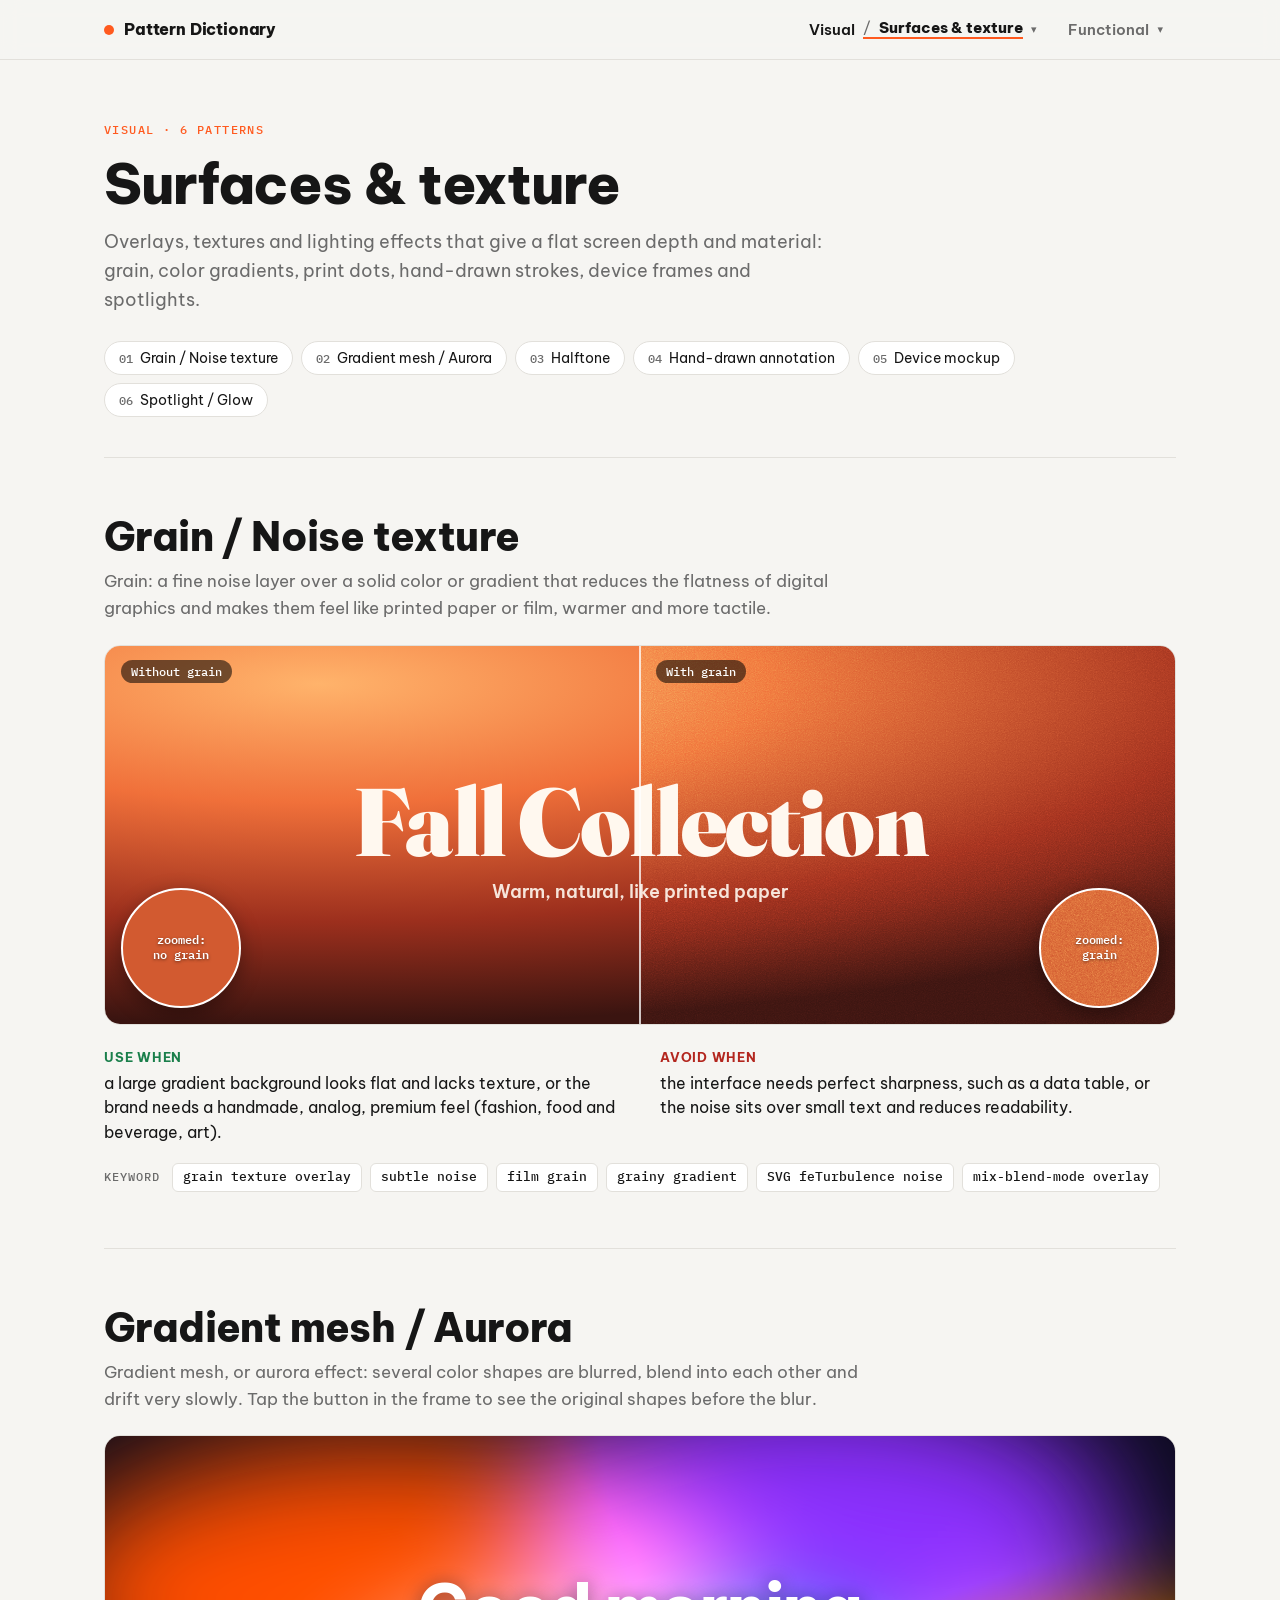
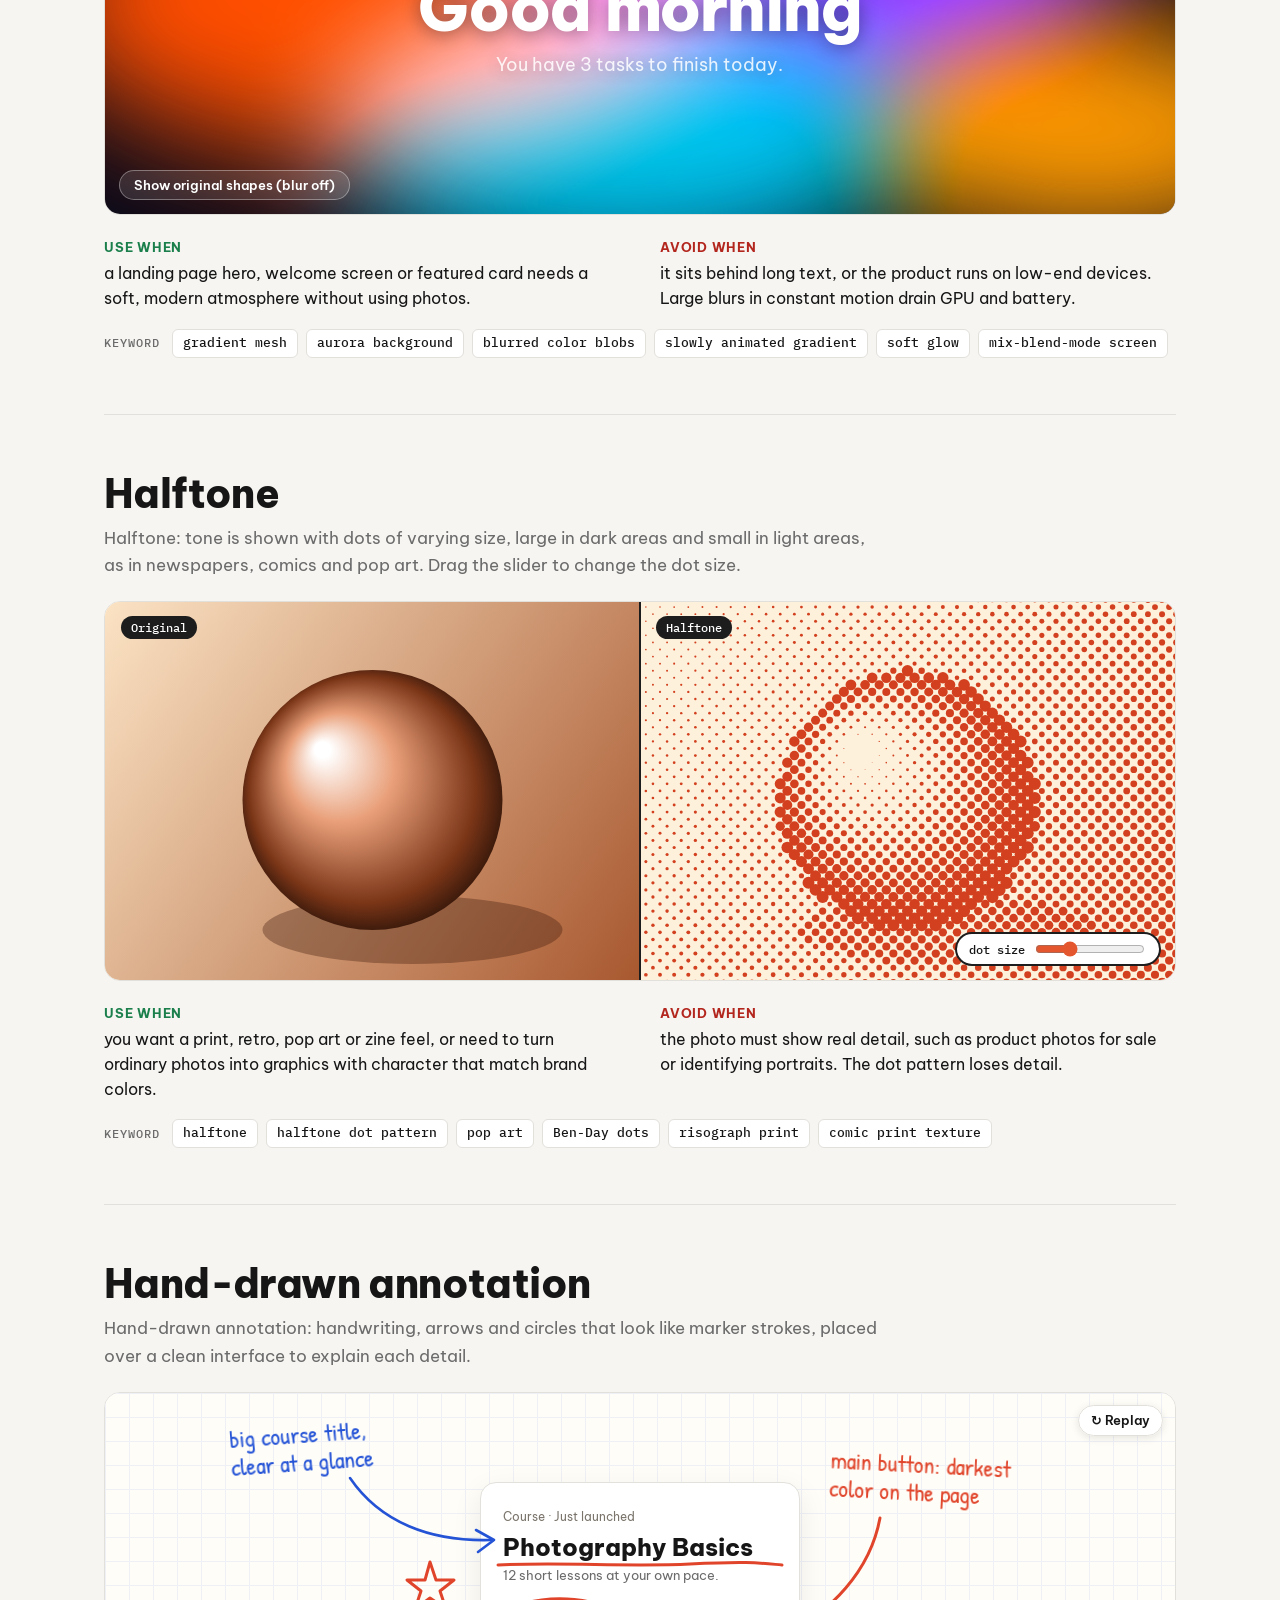
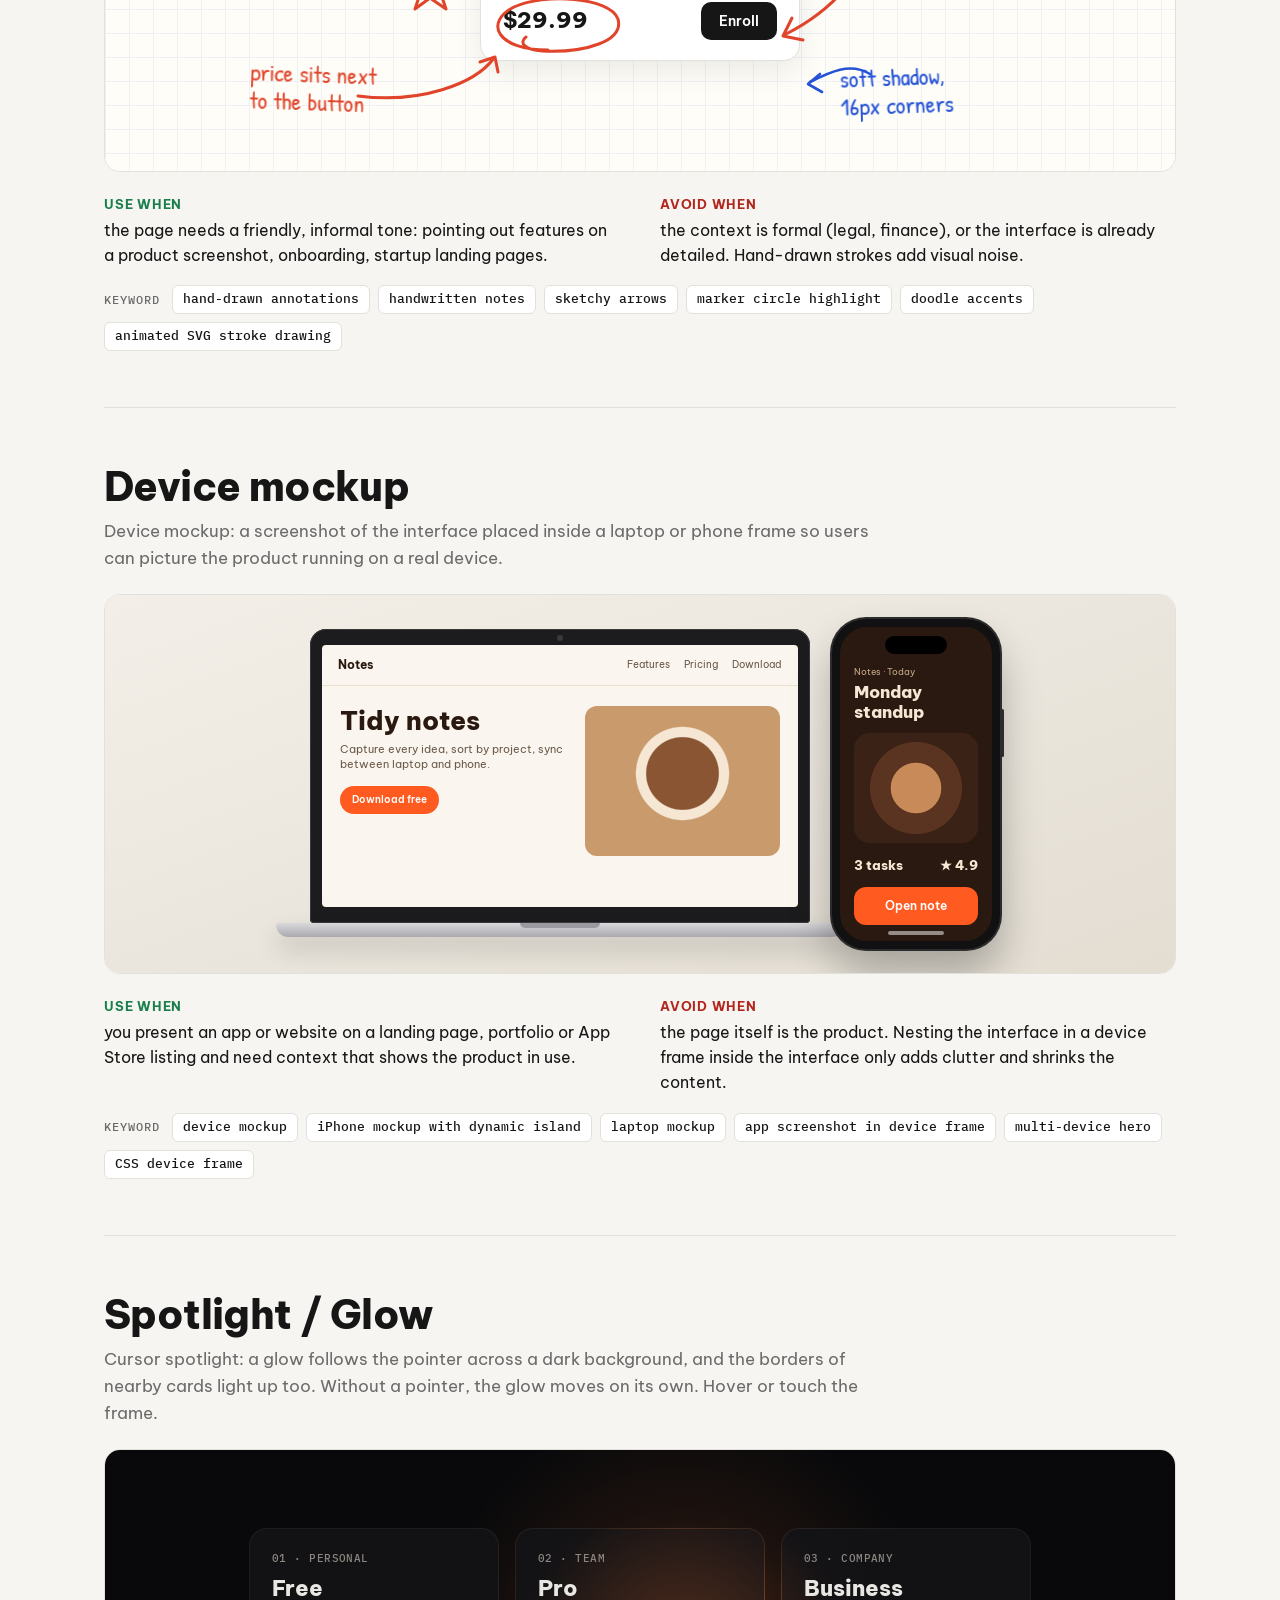
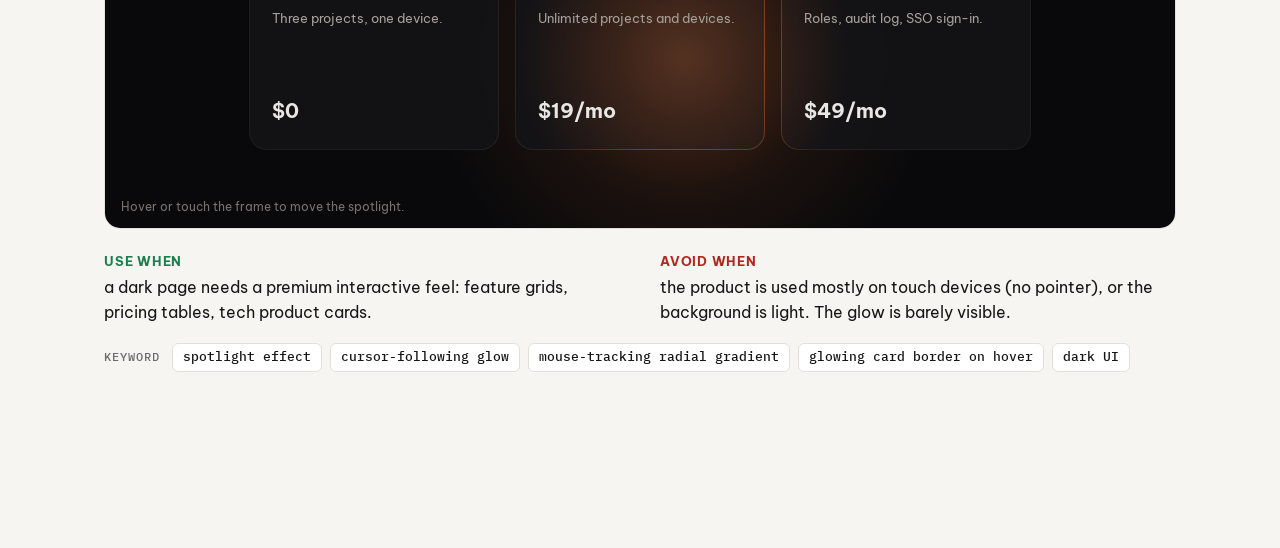
<file: surface.html>
<!doctype html>
<html lang="en">
<head>
<meta charset="utf-8">
<meta name="viewport" content="width=device-width,initial-scale=1">
<meta name="color-scheme" content="only light">
<title>Surfaces &amp; texture — Pattern Dictionary</title>
<meta name="description" content="Six surface techniques in web design: grain, gradient mesh, halftone, hand-drawn annotation, device mockup and cursor spotlight.">
<meta property="og:type" content="article">
<meta property="og:site_name" content="Pattern Dictionary">
<meta property="og:title" content="Surfaces &amp; texture — Pattern Dictionary">
<meta property="og:description" content="Six surface techniques in web design: grain, gradient mesh, halftone, hand-drawn annotation, device mockup and cursor spotlight.">
<meta property="og:url" content="https://epistex0.github.io/pattern-dictionary/surface.html">
<meta property="og:image" content="https://epistex0.github.io/pattern-dictionary/assets/og.png">
<meta name="twitter:card" content="summary_large_image">
<link rel="canonical" href="https://epistex0.github.io/pattern-dictionary/surface.html">
<meta name="theme-color" content="#f6f5f2">
<link rel="icon" href="data:image/svg+xml,%3Csvg xmlns='http://www.w3.org/2000/svg' viewBox='0 0 32 32'%3E%3Crect width='32' height='32' rx='9' fill='%23161616'/%3E%3Ccircle cx='16' cy='16' r='6.5' fill='%23ff5a1f'/%3E%3C/svg%3E">
<link rel="preconnect" href="https://fonts.googleapis.com">
<link rel="preconnect" href="https://fonts.gstatic.com" crossorigin>
<link href="https://fonts.googleapis.com/css2?family=Be+Vietnam+Pro:wght@400;600;800&family=IBM+Plex+Mono:wght@400;500;600&family=Inter:wght@400;500;700&family=Patrick+Hand&family=Fraunces:ital,wght@0,600;0,900;1,900&display=swap" rel="stylesheet">
<link rel="stylesheet" href="assets/dict.css">
<style>

/* reduced motion for this page's demos */
@media (prefers-reduced-motion:reduce){.demo *,.demo *::before,.demo *::after{animation-duration:.01ms!important;animation-delay:0s!important;animation-iteration-count:1!important;transition-duration:.01ms!important}}


/* ============ 1. GRAIN ============ */
#grain .stage{background:radial-gradient(120% 90% at 20% 10%,#ffb36b 0%,#f0703a 35%,#9c2f1d 70%,#3a1410 100%)}
#grain .stage .noise{position:absolute;top:0;bottom:0;left:50%;right:0;opacity:.55;mix-blend-mode:overlay;pointer-events:none;
  background-image:url("data:image/svg+xml,%3Csvg xmlns='http://www.w3.org/2000/svg' width='220' height='220'%3E%3Cfilter id='n'%3E%3CfeTurbulence type='fractalNoise' baseFrequency='.9' numOctaves='3' stitchTiles='stitch'/%3E%3CfeColorMatrix type='saturate' values='0'/%3E%3C/filter%3E%3Crect width='100%25' height='100%25' filter='url(%23n)'/%3E%3C/svg%3E")}
#grain .stage .split{position:absolute;top:0;bottom:0;left:50%;width:2px;margin-left:-1px;background:rgba(255,255,255,.75);z-index:3}
#grain .stage .lab{position:absolute;top:14px;z-index:4;font:500 12px 'IBM Plex Mono',monospace;background:rgba(0,0,0,.55);color:#fff;padding:4px 10px;border-radius:999px}
#grain .stage .lab.l{left:16px}#grain .stage .lab.r{left:calc(50% + 16px)}
#grain .stage .gt{position:absolute;left:0;right:0;top:50%;transform:translateY(-50%);text-align:center;color:#fff8ef;z-index:2}
#grain .stage .gt h3{margin:0;font:900 96px/1.15 'Fraunces',serif;letter-spacing:-.02em}
#grain .stage .gt p{margin:4px 0 0;font:600 18px 'Be Vietnam Pro',sans-serif;opacity:.9}
#grain .stage .zoom{position:absolute;z-index:4;bottom:16px;width:120px;height:120px;border-radius:50%;border:2px solid #fff;box-shadow:0 6px 20px rgba(0,0,0,.35);overflow:hidden;background:#d25a30}
#grain .stage .zoom.l{left:16px}#grain .stage .zoom.r{right:16px}
#grain .stage .zoom.r{background-image:url("data:image/svg+xml,%3Csvg xmlns='http://www.w3.org/2000/svg' width='220' height='220'%3E%3Cfilter id='n'%3E%3CfeTurbulence type='fractalNoise' baseFrequency='.9' numOctaves='3' stitchTiles='stitch'/%3E%3CfeColorMatrix type='saturate' values='0'/%3E%3C/filter%3E%3Crect width='100%25' height='100%25' filter='url(%23n)'/%3E%3C/svg%3E");background-color:#d25a30;background-blend-mode:overlay;background-size:110px}
#grain .stage .zoom span{position:absolute;left:0;right:0;top:50%;transform:translateY(-50%);text-align:center;font:600 12px/1.3 'IBM Plex Mono',monospace;color:#fff;text-shadow:0 1px 3px rgba(0,0,0,.5)}

/* ============ 2. AURORA ============ */
#aurora .stage{background:#0a0a1a;overflow:hidden}
#aurora .stage .blobs{position:absolute;inset:-20%;filter:blur(60px) saturate(140%);transition:filter .35s ease-out}
#aurora.raw .blobs{filter:none}
#aurora .stage .bb{position:absolute;border-radius:50%;mix-blend-mode:screen}
#aurora .stage .x1{width:46%;height:60%;left:10%;top:15%;background:#ff5a1f;animation:au1 16s ease-in-out infinite alternate}
#aurora .stage .x2{width:40%;height:55%;left:42%;top:5%;background:#7c3aed;animation:au2 19s ease-in-out infinite alternate}
#aurora .stage .x3{width:38%;height:50%;left:30%;top:45%;background:#06b6d4;animation:au3 22s ease-in-out infinite alternate}
#aurora .stage .x4{width:30%;height:40%;left:65%;top:50%;background:#f59e0b;animation:au1 25s ease-in-out infinite alternate-reverse}
@keyframes au1{to{transform:translate(18%,12%) scale(1.15)}}
@keyframes au2{to{transform:translate(-22%,18%) scale(.9)}}
@keyframes au3{to{transform:translate(15%,-20%) scale(1.2)}}
#aurora .stage .at{position:absolute;inset:0;display:grid;place-content:center;text-align:center;color:#fff;z-index:2;text-shadow:0 2px 18px rgba(10,10,26,.45);font-family:'Be Vietnam Pro',sans-serif}
#aurora .stage .at h3{margin:0;font-size:64px;font-weight:800;line-height:1.15;letter-spacing:-.02em}
#aurora .stage .at p{margin:6px 0 0;font-size:18px;opacity:.85}
#aurora .stage .tog{position:absolute;left:14px;bottom:14px;z-index:5;font:600 13px 'Be Vietnam Pro',sans-serif;background:rgba(255,255,255,.12);color:#fff;border:1px solid rgba(255,255,255,.35);border-radius:999px;padding:6px 14px;cursor:pointer;backdrop-filter:blur(6px)}

/* ============ 3. HALFTONE ============ */
#halftone .stage{background:#fdf1dc}
#halftone .stage canvas{position:absolute;top:0;height:100%;width:50%}
#halftone .stage .src{left:0}#halftone .stage .ht{left:50%}
#halftone .stage .split{position:absolute;top:0;bottom:0;left:50%;width:2px;margin-left:-1px;background:#1d1d1d;z-index:3}
#halftone .stage .lab{position:absolute;top:14px;z-index:4;font:500 12px 'IBM Plex Mono',monospace;background:#1d1d1d;color:#fff;padding:4px 10px;border-radius:999px}
#halftone .stage .lab.l{left:16px}#halftone .stage .lab.r{left:calc(50% + 16px)}
#halftone .stage .ctl{position:absolute;right:14px;bottom:14px;z-index:5;display:flex;gap:8px;align-items:center;background:#fff;border:2px solid #1d1d1d;border-radius:999px;padding:5px 12px;font:500 12px 'IBM Plex Mono',monospace}
#halftone .stage .ctl input{accent-color:#e4572e;width:110px}

/* ============ 4. HAND-DRAWN ============ */
#hand .stage{background:#fffdf7;background-image:linear-gradient(#eef0f6 1px,transparent 1px),linear-gradient(90deg,#eef0f6 1px,transparent 1px);background-size:24px 24px;display:grid;place-items:center}
#hand .stage .comp{position:relative;width:820px;height:340px}
#hand .stage .card{position:absolute;left:250px;top:70px;width:320px;background:#fff;border:1px solid #e3e1dc;border-radius:16px;box-shadow:0 10px 30px rgba(0,0,0,.08);padding:20px 22px;font-family:'Be Vietnam Pro',sans-serif;color:#161616}
#hand .stage .card small{font-size:12px;color:#7a746b}
#hand .stage .card h4{margin:4px 0 4px;font-size:24px;line-height:1.25;font-weight:800}
#hand .stage .card p{margin:0 0 16px;font-size:13px;color:#6b6b6b;line-height:1.5}
#hand .stage .card .row{display:flex;justify-content:space-between;align-items:center}
#hand .stage .card .pr{font-size:22px;font-weight:800}
#hand .stage .card button{background:#161616;color:#fff;border:0;border-radius:10px;padding:10px 18px;font:600 14px 'Be Vietnam Pro',sans-serif}
#hand .stage svg{position:absolute;inset:0;width:100%;height:100%;overflow:visible;pointer-events:none}
#hand .stage svg path{fill:none;stroke-linecap:round;stroke-linejoin:round}
#hand .stage .red{stroke:#e0452b;stroke-width:3}
#hand .stage .blue{stroke:#2453d6;stroke-width:2.6}
#hand.on svg path{stroke-dasharray:1;stroke-dashoffset:1;animation:hdDraw .7s ease-out forwards}
#hand .stage .note{position:absolute;font:24px/1.15 'Patrick Hand',cursive;opacity:0}
#hand.on .note{animation:hdIn .4s ease-out forwards}
#hand .stage .n1{left:0;top:6px;width:230px;color:#2453d6;transform:rotate(-4deg)}
#hand .stage .n2{left:600px;top:40px;width:220px;color:#e0452b;transform:rotate(3deg)}
#hand .stage .n3{left:610px;top:250px;width:210px;color:#2453d6;transform:rotate(-2deg)}
#hand .stage .n4{left:20px;top:250px;width:210px;color:#e0452b;transform:rotate(2deg)}
@keyframes hdDraw{to{stroke-dashoffset:0}}
@keyframes hdIn{from{opacity:0;translate:0 6px}to{opacity:1;translate:0 0}}

/* ============ 5. DEVICE MOCKUP ============ */
#device .stage{background:linear-gradient(160deg,#f3efe8,#e3ddd2);display:grid;place-items:center;font-family:'Be Vietnam Pro',sans-serif}
#device .stage .scene{position:relative;width:690px;height:330px;margin-left:30px}
#device .stage .laptop{position:absolute;left:0;top:10px;width:500px}
#device .stage .lid{background:#1c1c1e;border-radius:16px 16px 4px 4px;padding:12px 12px 16px;box-shadow:0 0 0 1px #3a3a3c inset}
#device .stage .lid::before{content:"";display:block;width:6px;height:6px;border-radius:50%;background:#3a3a3c;margin:-6px auto 4px}
#device .stage .scr{height:262px;border-radius:4px;overflow:hidden;background:#faf6ef;position:relative}
#device .stage .base{height:14px;margin:0 -34px;background:linear-gradient(#d9d9dc,#a9a9ae);border-radius:2px 2px 14px 14px;position:relative;box-shadow:0 12px 24px rgba(0,0,0,.18)}
#device .stage .base::before{content:"";position:absolute;left:50%;top:0;width:80px;height:5px;margin-left:-40px;background:#9a9aa0;border-radius:0 0 8px 8px}
#device .stage .web-nav{display:flex;gap:14px;align-items:center;padding:10px 16px;font-size:10px;color:#6b5a4a;border-bottom:1px solid #eadfcd}
#device .stage .web-nav b{font-size:12px;color:#2a1910;margin-right:auto}
#device .stage .web-hero{display:grid;grid-template-columns:1.2fr 1fr;gap:12px;padding:20px 18px}
#device .stage .web-hero h4{margin:0 0 6px;font-size:26px;line-height:1.15;color:#2a1910;font-weight:800}
#device .stage .web-hero p{margin:0 0 12px;font-size:10.5px;color:#6b5a4a;line-height:1.5}
#device .stage .web-hero .btn{display:inline-block;background:#ff5a1f;color:#fff;font-size:10px;font-weight:600;padding:6px 12px;border-radius:999px}
#device .stage .web-img{border-radius:12px;background:radial-gradient(circle at 50% 45%,#8a5532 0 28%,#f6e7d4 29% 36%,#c99a6b 37%),#c99a6b;height:150px}
#device .stage .phone{position:absolute;right:0;top:0;width:168px;height:330px;border-radius:34px;background:#111;padding:8px;box-shadow:0 0 0 2px #2c2c2e,0 24px 40px rgba(0,0,0,.28)}
#device .stage .phone::before{content:"";position:absolute;right:-4px;top:90px;width:3px;height:48px;border-radius:2px;background:#2c2c2e}
#device .stage .pscr{height:100%;border-radius:27px;overflow:hidden;background:#2a1910;color:#f6e7d4;position:relative;padding:38px 14px 14px}
#device .stage .island{position:absolute;left:50%;top:9px;width:62px;height:18px;margin-left:-31px;border-radius:999px;background:#000}
#device .stage .pscr small{font-size:9px;color:#c9a98a;display:block}
#device .stage .pscr h5{margin:2px 0 10px;font-size:17px;line-height:1.2;font-weight:800}
#device .stage .p-img{height:110px;border-radius:16px;background:radial-gradient(circle at 50% 50%,#c98a5a 0 30%,#5a3420 31% 55%,#3a2216 56%)}
#device .stage .p-row{display:flex;justify-content:space-between;align-items:center;margin-top:12px;font-size:13px;font-weight:800}
#device .stage .p-btn{margin-top:12px;background:#ff5a1f;color:#fff;text-align:center;font-size:12px;font-weight:600;padding:9px;border-radius:12px}
#device .stage .p-bar{position:absolute;left:50%;bottom:6px;width:56px;height:4px;margin-left:-28px;border-radius:2px;background:rgba(255,255,255,.5)}

/* ============ 6. SPOTLIGHT ============ */
#spot .stage{background:#09090b;font-family:'Be Vietnam Pro',sans-serif;color:#e9e7e3;--x:50%;--y:50%;display:grid;place-content:center;cursor:crosshair}
#spot .stage::before{content:"";position:absolute;inset:0;background:radial-gradient(460px circle at var(--x) var(--y),rgba(255,120,50,.32),rgba(255,120,50,.08) 30%,transparent 55%);pointer-events:none}
#spot .stage .grid{display:grid;grid-template-columns:repeat(3,250px);gap:16px;position:relative}
#spot .stage .c{--cx:-999px;--cy:-999px;padding:1px;border-radius:18px;background:radial-gradient(220px circle at var(--cx) var(--cy),#ffb27a,rgba(255,120,50,.5) 30%,rgba(255,255,255,.08) 70%)}
#spot .stage .ci{height:220px;border-radius:17px;padding:22px;background:radial-gradient(260px circle at var(--cx) var(--cy),rgba(255,120,50,.22),transparent 65%),rgba(18,18,21,.92);display:flex;flex-direction:column}
#spot .stage .ci small{font:500 11px 'IBM Plex Mono',monospace;color:#8b8780;letter-spacing:.04em}
#spot .stage .ci h4{margin:10px 0 6px;font-size:22px;line-height:1.25;font-weight:800}
#spot .stage .ci p{margin:0;font-size:13px;color:#a5a19a;line-height:1.5}
#spot .stage .ci b{margin-top:auto;font-size:20px}
#spot .stage .hint{position:absolute;left:16px;bottom:12px;font-size:12px;color:#77736c}

/* ============ MOBILE (≤760px) ============ */
#hand .stage .sv-m{display:none}
@media (max-width:760px){
  /* Grain */
  #grain .stage .gt h3{font-size:clamp(44px,13vw,56px)}
  #grain .stage .gt p{font-size:16px;padding:0 16px}
  #grain .stage .zoom{width:96px;height:96px;bottom:14px}
  #grain .stage .lab{font-size:12px;top:12px}
  #grain .stage .lab.l{left:10px}#grain .stage .lab.r{left:calc(50% + 10px)}
  /* Aurora */
  #aurora .stage .at{padding:0 20px}
  #aurora .stage .at h3{font-size:clamp(38px,11vw,48px)}
  #aurora .stage .at p{font-size:16px}
  #aurora .stage .tog{min-height:36px;padding:6px 16px}
  /* Halftone: original on top, halftone below */
  #halftone .demo{--demo-h-m:540px}
  #halftone .stage canvas{left:0;width:100%;height:50%}
  #halftone .stage .src{top:0;left:0}#halftone .stage .ht{top:50%;left:0}
  #halftone .stage .split{top:50%;bottom:auto;left:0;right:0;width:auto;height:2px;margin:-1px 0 0}
  #halftone .stage .lab.r{left:16px;top:calc(50% + 14px)}
  #halftone .stage .ctl{min-height:40px;font-size:13px}
  #halftone .stage .ctl input{height:32px;width:120px}
  /* Hand-drawn: vertical layout, separate stroke set for mobile */
  #hand .demo{--demo-h-m:520px}
  #hand .stage .comp{width:340px;height:500px}
  #hand .stage .card{left:20px;top:96px;width:300px;padding:18px 20px}
  #hand .stage .sv-d{display:none}#hand .stage .sv-m{display:block}
  #hand .stage .note{font-size:21px}
  #hand .stage .card small{font-size:13.5px}
  #hand .stage .n1{left:14px;top:14px;width:auto}
  #hand .stage .n2{left:auto;right:6px;top:330px;width:auto}
  #hand .stage .n3{left:96px;top:424px;width:auto}
  #hand .stage .n4{left:10px;top:330px;width:auto}
  /* Device: laptop behind, phone overlapping in front */
  #device .stage .scene{width:320px;height:380px;margin:0}
  #device .stage .laptop{left:20px;top:10px;width:250px}
  #device .stage .lid{padding:8px 8px 12px;border-radius:12px 12px 4px 4px}
  #device .stage .scr{height:150px}
  #device .stage .base{height:10px;margin:0 -20px}
  #device .stage .web-nav{padding:6px 10px;gap:8px}
  #device .stage .web-nav span:nth-child(n+3){display:none}
  #device .stage .web-hero{padding:12px 10px;gap:8px}
  #device .stage .web-hero h4{font-size:17px}
  #device .stage .web-hero p{display:none}
  #device .stage .web-img{height:90px}
  #device .stage .phone{top:118px;width:132px;height:262px;border-radius:28px;padding:7px}
  #device .stage .pscr{border-radius:22px;padding:32px 11px 11px}
  #device .stage .island{width:50px;height:15px;margin-left:-25px;top:8px}
  #device .stage .pscr h5{font-size:14px;margin-bottom:8px}
  #device .stage .p-img{height:76px;border-radius:12px}
  #device .stage .p-row{font-size:12px;margin-top:8px}
  #device .stage .p-btn{margin-top:8px;padding:7px}
  /* Spotlight: three cards stacked, smaller glow */
  #spot .demo{--demo-h-m:440px}
  #spot .stage{padding:16px 16px 48px;place-content:center stretch}
  #spot .stage::before{background:radial-gradient(260px circle at var(--x) var(--y),rgba(255,120,50,.32),rgba(255,120,50,.08) 30%,transparent 55%)}
  #spot .stage .grid{grid-template-columns:1fr;gap:10px;width:100%}
  #spot .stage .c{background:radial-gradient(160px circle at var(--cx) var(--cy),#ffb27a,rgba(255,120,50,.5) 30%,rgba(255,255,255,.08) 70%)}
  #spot .stage .ci{height:auto;padding:14px 16px;display:grid;grid-template-columns:1fr auto;column-gap:12px;align-items:baseline}
  #spot .stage .ci small{grid-column:1/-1;font-size:12px}
  #spot .stage .ci h4{margin:6px 0 4px;font-size:19px}
  #spot .stage .ci b{grid-row:2;grid-column:2;margin:0;font-size:18px}
  #spot .stage .ci p{grid-column:1/-1}
  #spot .stage .hint{right:16px}
}
</style>
</head>
<body>
<nav class="dnav"></nav>

<main class="wrap">
<header class="head">
  <h1>Surfaces &amp; texture</h1>
  <p>Overlays, textures and lighting effects that give a flat screen depth and material: grain, color gradients, print dots, hand-drawn strokes, device frames and spotlights.</p>
</header>

<!-- 1 -->
<article class="pattern" id="grain">
  <h2>Grain / Noise texture</h2>
  <p class="vi">Grain: a fine noise layer over a solid color or gradient that reduces the flatness of digital graphics and makes them feel like printed paper or film, warmer and more tactile.</p>
  <div class="demo"><div class="stage">
    <div class="noise" aria-hidden="true"></div><div class="split" aria-hidden="true"></div>
    <span class="lab l">Without grain</span><span class="lab r">With grain</span>
    <div class="gt"><h3>Fall Collection</h3><p>Warm, natural, like printed paper</p></div>
    <div class="zoom l"><span>zoomed:<br>no grain</span></div><div class="zoom r"><span>zoomed:<br>grain</span></div>
  </div></div>
  <div class="notes">
    <p class="use"><b>Use when</b>a large gradient background looks flat and lacks texture, or the brand needs a handmade, analog, premium feel (fashion, food and beverage, art).</p>
    <p class="avoid"><b>Avoid when</b>the interface needs perfect sharpness, such as a data table, or the noise sits over small text and reduces readability.</p>
  </div>
  <div class="kw"><button>grain texture overlay</button><button>subtle noise</button><button>film grain</button><button>grainy gradient</button><button>SVG feTurbulence noise</button><button>mix-blend-mode overlay</button></div>
</article>

<!-- 2 -->
<article class="pattern" id="aurora">
  <h2>Gradient mesh / Aurora</h2>
  <p class="vi">Gradient mesh, or aurora effect: several color shapes are blurred, blend into each other and drift very slowly. Tap the button in the frame to see the original shapes before the blur.</p>
  <div class="demo"><div class="stage">
    <div class="blobs" aria-hidden="true"><div class="bb x1"></div><div class="bb x2"></div><div class="bb x3"></div><div class="bb x4"></div></div>
    <div class="at"><h3>Good morning</h3><p>You have 3 tasks to finish today.</p></div>
    <button class="tog" aria-pressed="false">Show original shapes (blur off)</button>
  </div></div>
  <div class="notes">
    <p class="use"><b>Use when</b>a landing page hero, welcome screen or featured card needs a soft, modern atmosphere without using photos.</p>
    <p class="avoid"><b>Avoid when</b>it sits behind long text, or the product runs on low-end devices. Large blurs in constant motion drain GPU and battery.</p>
  </div>
  <div class="kw"><button>gradient mesh</button><button>aurora background</button><button>blurred color blobs</button><button>slowly animated gradient</button><button>soft glow</button><button>mix-blend-mode screen</button></div>
</article>

<!-- 3 -->
<article class="pattern" id="halftone">
  <h2>Halftone</h2>
  <p class="vi">Halftone: tone is shown with dots of varying size, large in dark areas and small in light areas, as in newspapers, comics and pop art. Drag the slider to change the dot size.</p>
  <div class="demo"><div class="stage">
    <canvas class="src"></canvas><canvas class="ht"></canvas><div class="split" aria-hidden="true"></div>
    <span class="lab l">Original</span><span class="lab r">Halftone</span>
    <label class="ctl">dot size <input type="range" min="6" max="20" value="10"></label>
  </div></div>
  <div class="notes">
    <p class="use"><b>Use when</b>you want a print, retro, pop art or zine feel, or need to turn ordinary photos into graphics with character that match brand colors.</p>
    <p class="avoid"><b>Avoid when</b>the photo must show real detail, such as product photos for sale or identifying portraits. The dot pattern loses detail.</p>
  </div>
  <div class="kw"><button>halftone</button><button>halftone dot pattern</button><button>pop art</button><button>Ben-Day dots</button><button>risograph print</button><button>comic print texture</button></div>
</article>

<!-- 4 -->
<article class="pattern" id="hand">
  <h2>Hand-drawn annotation</h2>
  <p class="vi">Hand-drawn annotation: handwriting, arrows and circles that look like marker strokes, placed over a clean interface to explain each detail.</p>
  <div class="demo"><div class="stage">
    <div class="comp">
      <div class="card"><small>Course · Just launched</small><h4>Photography Basics</h4><p>12 short lessons at your own pace.</p><div class="row"><span class="pr">$29.99</span><button>Enroll</button></div></div>
      <svg class="sv-d" viewBox="0 0 820 340" aria-hidden="true">
        <!-- underline title -->
        <path class="red" pathLength="1" style="animation-delay:.1s" d="M268 153 C 330 150, 400 155, 460 152 S 530 151, 552 153"/>
        <!-- circle price -->
        <path class="red" pathLength="1" style="animation-delay:.6s" d="M318 238 C 266 238, 254 210, 284 195 C 314 181, 380 185, 388 207 C 394 229, 356 241, 312 239 C 296 238, 288 231, 296 225"/>
        <!-- arrow from n4 to price -->
        <path class="red" pathLength="1" style="animation-delay:1.2s" d="M128 284 C 190 292, 245 272, 264 246"/>
        <path class="red" pathLength="1" style="animation-delay:1.6s" d="M250 250 L 265 245 L 268 260"/>
        <!-- arrow from n1 to card title -->
        <path class="blue" pathLength="1" style="animation-delay:1.9s" d="M120 66 C 150 110, 200 130, 262 128"/>
        <path class="blue" pathLength="1" style="animation-delay:2.3s" d="M246 118 L 264 128 L 248 140"/>
        <!-- arrow from n2 to button -->
        <path class="red" pathLength="1" style="animation-delay:2.6s" d="M650 106 C 640 160, 600 200, 556 222"/>
        <path class="red" pathLength="1" style="animation-delay:3s" d="M562 206 L 553 224 L 573 228"/>
        <!-- arrow from n3 to card edge -->
        <path class="blue" pathLength="1" style="animation-delay:3.3s" d="M640 262 C 620 250, 600 260, 580 270"/>
        <path class="blue" pathLength="1" style="animation-delay:3.6s" d="M590 262 L 578 272 L 592 280"/>
        <!-- star doodle -->
        <path class="red" pathLength="1" style="animation-delay:3.9s" d="M200 150 L 206 168 L 224 168 L 210 179 L 216 197 L 200 186 L 185 197 L 191 179 L 177 168 L 195 168 Z"/>
      </svg>
      <svg class="sv-m" viewBox="0 0 340 500" aria-hidden="true">
        <path class="red" pathLength="1" style="animation-delay:.1s" d="M40 181 C 90 178, 150 183, 200 180 S 240 179, 252 181"/>
        <path class="red" pathLength="1" style="animation-delay:.6s" d="M86 262 C 34 262, 26 236, 50 218 C 78 202, 140 206, 150 228 C 156 252, 120 264, 80 262 C 66 261, 58 255, 66 249"/>
        <path class="red" pathLength="1" style="animation-delay:1.2s" d="M45 326 C 40 300, 55 282, 70 266"/>
        <path class="red" pathLength="1" style="animation-delay:1.6s" d="M61 272 L 70 264 L 78 273"/>
        <path class="blue" pathLength="1" style="animation-delay:1.9s" d="M90 72 C 120 100, 170 116, 212 128"/>
        <path class="blue" pathLength="1" style="animation-delay:2.3s" d="M197 129 L 212 129 L 202 117"/>
        <path class="red" pathLength="1" style="animation-delay:2.6s" d="M275 328 C 280 300, 265 282, 254 262"/>
        <path class="red" pathLength="1" style="animation-delay:3s" d="M246 270 L 253 260 L 262 268"/>
        <path class="blue" pathLength="1" style="animation-delay:3.3s" d="M92 440 C 60 432, 36 404, 28 286"/>
        <path class="blue" pathLength="1" style="animation-delay:3.6s" d="M20 296 L 28 284 L 37 294"/>
        <path class="red" pathLength="1" style="animation-delay:3.9s" d="M300 37 L 306 55 L 324 55 L 310 66 L 316 84 L 300 73 L 285 84 L 291 66 L 277 55 L 295 55 Z"/>
      </svg>
      <div class="note n1" style="animation-delay:1.9s">big course title,<br>clear at a glance</div>
      <div class="note n2" style="animation-delay:2.6s">main button: darkest<br>color on the page</div>
      <div class="note n3" style="animation-delay:3.3s">soft shadow,<br>16px corners</div>
      <div class="note n4" style="animation-delay:1.2s">price sits next<br>to the button</div>
    </div>
  </div><button class="replay">↻ Replay</button></div>
  <div class="notes">
    <p class="use"><b>Use when</b>the page needs a friendly, informal tone: pointing out features on a product screenshot, onboarding, startup landing pages.</p>
    <p class="avoid"><b>Avoid when</b>the context is formal (legal, finance), or the interface is already detailed. Hand-drawn strokes add visual noise.</p>
  </div>
  <div class="kw"><button>hand-drawn annotations</button><button>handwritten notes</button><button>sketchy arrows</button><button>marker circle highlight</button><button>doodle accents</button><button>animated SVG stroke drawing</button></div>
</article>

<!-- 5 -->
<article class="pattern" id="device">
  <h2>Device mockup</h2>
  <p class="vi">Device mockup: a screenshot of the interface placed inside a laptop or phone frame so users can picture the product running on a real device.</p>
  <div class="demo"><div class="stage">
    <div class="scene" role="img" aria-label="The Notes app shown on a laptop and a phone">
      <div class="laptop" aria-hidden="true">
        <div class="lid"><div class="scr">
          <div class="web-nav"><b>Notes</b><span>Features</span><span>Pricing</span><span>Download</span></div>
          <div class="web-hero"><div><h4>Tidy notes</h4><p>Capture every idea, sort by project, sync between laptop and phone.</p><span class="btn">Download free</span></div><div class="web-img"></div></div>
        </div></div>
        <div class="base"></div>
      </div>
      <div class="phone" aria-hidden="true"><div class="pscr">
        <div class="island"></div>
        <small>Notes · Today</small>
        <h5>Monday standup</h5>
        <div class="p-img"></div>
        <div class="p-row"><span>3 tasks</span><span>★ 4.9</span></div>
        <div class="p-btn">Open note</div>
        <div class="p-bar"></div>
      </div></div>
    </div>
  </div></div>
  <div class="notes">
    <p class="use"><b>Use when</b>you present an app or website on a landing page, portfolio or App Store listing and need context that shows the product in use.</p>
    <p class="avoid"><b>Avoid when</b>the page itself is the product. Nesting the interface in a device frame inside the interface only adds clutter and shrinks the content.</p>
  </div>
  <div class="kw"><button>device mockup</button><button>iPhone mockup with dynamic island</button><button>laptop mockup</button><button>app screenshot in device frame</button><button>multi-device hero</button><button>CSS device frame</button></div>
</article>

<!-- 6 -->
<article class="pattern" id="spot">
  <h2>Spotlight / Glow</h2>
  <p class="vi">Cursor spotlight: a glow follows the pointer across a dark background, and the borders of nearby cards light up too. Without a pointer, the glow moves on its own. Hover or touch the frame.</p>
  <div class="demo"><div class="stage">
    <div class="grid">
      <div class="c"><div class="ci"><small>01 · PERSONAL</small><h4>Free</h4><p>Three projects, one device.</p><b>$0</b></div></div>
      <div class="c"><div class="ci"><small>02 · TEAM</small><h4>Pro</h4><p>Unlimited projects and devices.</p><b>$19/mo</b></div></div>
      <div class="c"><div class="ci"><small>03 · COMPANY</small><h4>Business</h4><p>Roles, audit log, SSO sign-in.</p><b>$49/mo</b></div></div>
    </div>
    <div class="hint">Hover or touch the frame to move the spotlight.</div>
  </div></div>
  <div class="notes">
    <p class="use"><b>Use when</b>a dark page needs a premium interactive feel: feature grids, pricing tables, tech product cards.</p>
    <p class="avoid"><b>Avoid when</b>the product is used mostly on touch devices (no pointer), or the background is light. The glow is barely visible.</p>
  </div>
  <div class="kw"><button>spotlight effect</button><button>cursor-following glow</button><button>mouse-tracking radial gradient</button><button>glowing card border on hover</button><button>dark UI</button></div>
</article>
</main>

<script src="assets/dict.js"></script>
<script>
const RM = Dict.RM;
const inits = {};

inits.aurora = s => {
  const a = s.closest('.pattern'), b = s.querySelector('.tog');
  a.classList.remove('raw');
  b.onclick = () => { const r = a.classList.toggle('raw'); b.setAttribute('aria-pressed', r); b.textContent = r ? 'Turn blur back on' : 'Show original shapes (blur off)'; };
};

inits.halftone = s => {
  const src = s.querySelector('.src'), ht = s.querySelector('.ht'), rng = s.querySelector('input');
  let lw = 0, lh = 0;
  // rebuild both canvases whenever their size changes, so they never look stretched
  const setup = () => {
  const dpr = devicePixelRatio || 1, w = src.clientWidth, h = src.clientHeight;
  if (w === lw && h === lh) return; lw = w; lh = h;
  [src, ht].forEach(c => { c.width = w * dpr; c.height = h * dpr; });
  const g = src.getContext('2d', { willReadFrequently: true }); g.scale(dpr, dpr);
  // source image: a lit sphere on a tabletop
  let gr = g.createLinearGradient(0, 0, w, h); gr.addColorStop(0, '#fbe3c4'); gr.addColorStop(1, '#a8582f');
  g.fillStyle = gr; g.fillRect(0, 0, w, h);
  const k = Math.min(1, Math.min(w, h) / 310), cx = w * .5, cy = h * .55;
  g.fillStyle = 'rgba(60,25,10,.35)'; g.beginPath(); g.ellipse(cx + 40 * k, cy + 120 * k, 150 * k, 34 * k, 0, 0, 7); g.fill();
  gr = g.createRadialGradient(cx - 50 * k, cy - 60 * k, 8, cx, cy - 10 * k, 140 * k); gr.addColorStop(0, '#ffffff'); gr.addColorStop(.35, '#e9a07a'); gr.addColorStop(.8, '#7a3517'); gr.addColorStop(1, '#2a1208');
  g.fillStyle = gr; g.beginPath(); g.arc(cx, cy - 10 * k, 130 * k, 0, 7); g.fill();
  const data = g.getImageData(0, 0, src.width, src.height).data;
  const lum = (x, y) => { const i = ((Math.min(h - 1, y) * dpr | 0) * src.width + (Math.min(w - 1, x) * dpr | 0)) * 4; return (data[i] * .299 + data[i+1] * .587 + data[i+2] * .114) / 255; };
  const o = ht.getContext('2d'); o.scale(dpr, dpr);
  const draw = () => {
    const step = +rng.value, ang = Math.PI / 4, c = Math.cos(ang), sn = Math.sin(ang), R = Math.hypot(w, h);
    o.fillStyle = '#fdf1dc'; o.fillRect(0, 0, w, h); o.fillStyle = '#d2401f';
    for (let i = -R; i < R; i += step) for (let j = -R; j < R; j += step) {
      const x = w / 2 + i * c - j * sn, y = h / 2 + i * sn + j * c;
      if (x < -step || y < -step || x > w + step || y > h + step) continue;
      const r = (1 - lum(Math.max(0, x), Math.max(0, y))) * step * .72;
      if (r > .3) { o.beginPath(); o.arc(x, y, r, 0, 7); o.fill(); }
    }
  };
  rng.oninput = draw; draw();
  };
  setup();
  const ro = new ResizeObserver(setup); ro.observe(src);
  return () => ro.disconnect();
};

// Hand-drawn: scale the fixed-size composition down when the frame is narrower than it
inits.hand = s => {
  const c = s.querySelector('.comp');
  // scale from the left edge, then shift so the scaled box is centered in the frame
  const fit = () => {
    const W = s.clientWidth, w = c.offsetWidth, k = Math.min(1, (W - 8) / w);
    c.style.transformOrigin = k < 1 ? '0 50%' : '';
    c.style.scale = k < 1 ? k : '';
    c.style.translate = k < 1 ? (W - k * w) / 2 - c.offsetLeft + 'px 0' : '';
  };
  fit(); const ro = new ResizeObserver(fit); ro.observe(s);
  return () => ro.disconnect();
};

inits.spot = s => {
  const a = s.closest('.pattern'), cards = [...s.querySelectorAll('.c')];
  let inside = false, raf = 0, t0 = performance.now(), vis = false;
  const place = (x, y) => {
    s.style.setProperty('--x', x + 'px'); s.style.setProperty('--y', y + 'px');
    const sr = s.getBoundingClientRect();
    cards.forEach(c => { const r = c.getBoundingClientRect(); c.style.setProperty('--cx', (x + sr.left - r.left) + 'px'); c.style.setProperty('--cy', (y + sr.top - r.top) + 'px'); });
  };
  const at = e => { inside = true; const r = s.getBoundingClientRect(); place(e.clientX - r.left, e.clientY - r.top); };
  s.addEventListener('pointermove', at);
  s.addEventListener('pointerdown', at);
  s.addEventListener('pointerleave', () => { inside = false; });
  s.addEventListener('pointercancel', () => { inside = false; });
  const idle = now => {
    if (!inside) { const t = (now - t0) / 1000, w = s.clientWidth, h = s.clientHeight;
      place(w / 2 + Math.sin(t * .7) * w * .36, h / 2 + Math.sin(t * 1.1) * h * .28); }
    raf = vis ? requestAnimationFrame(idle) : 0;
  };
  // stop the loop off screen (same 200px margin as dict.js .is-off), restart when visible
  const io = new IntersectionObserver(([e]) => {
    vis = e.isIntersecting;
    if (vis && !raf && !RM) raf = requestAnimationFrame(idle);
  }, { rootMargin: '200px 0px' });
  if (RM) place(s.clientWidth * .3, s.clientHeight * .4); else io.observe(s);
  return () => { cancelAnimationFrame(raf); raf = 0; vis = false; io.disconnect(); };
};

document.querySelectorAll('article.pattern').forEach(a => { const f = inits[a.id]; Dict.demo(a.id, f && (d => f(d.querySelector('.stage')))); });
// fit the hand-drawn composition right away, so it never shows oversized before the demo mounts
inits.hand(document.querySelector('#hand .stage'));
</script>
</body>
</html>
</file>
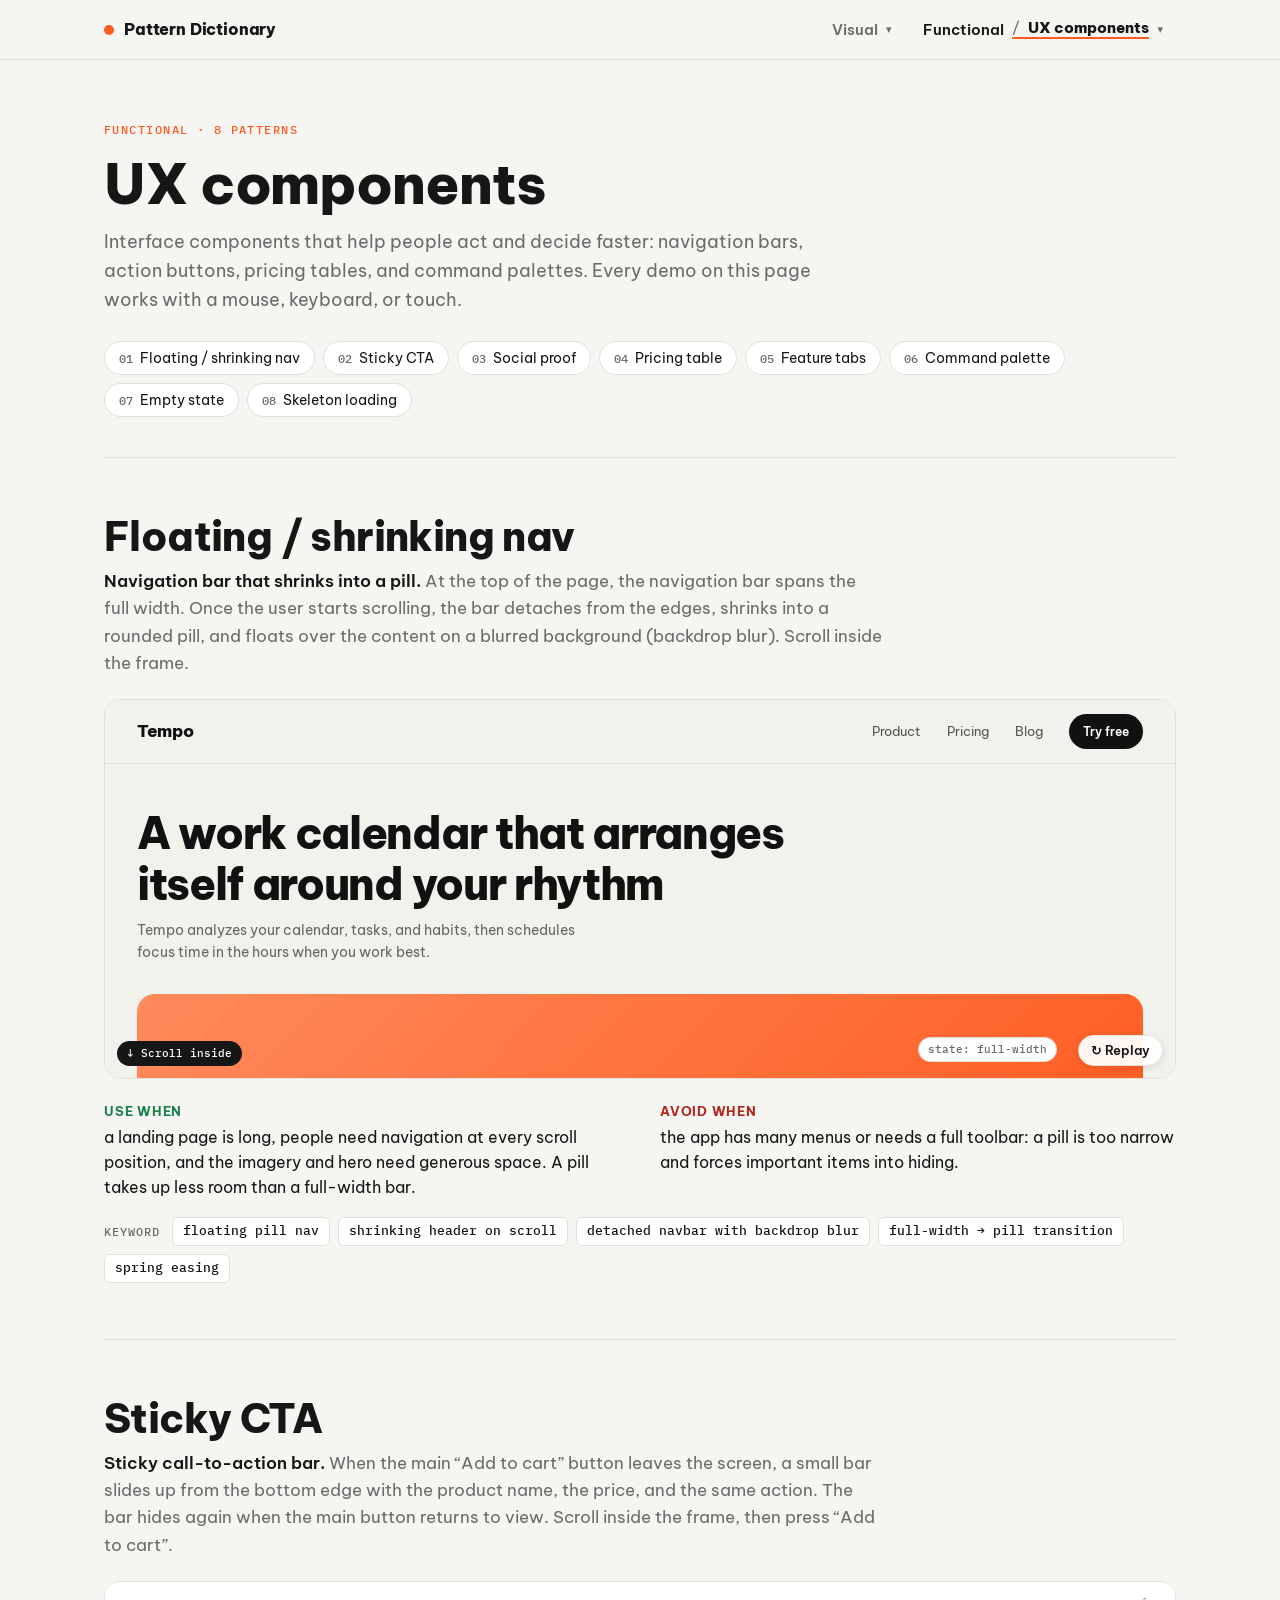
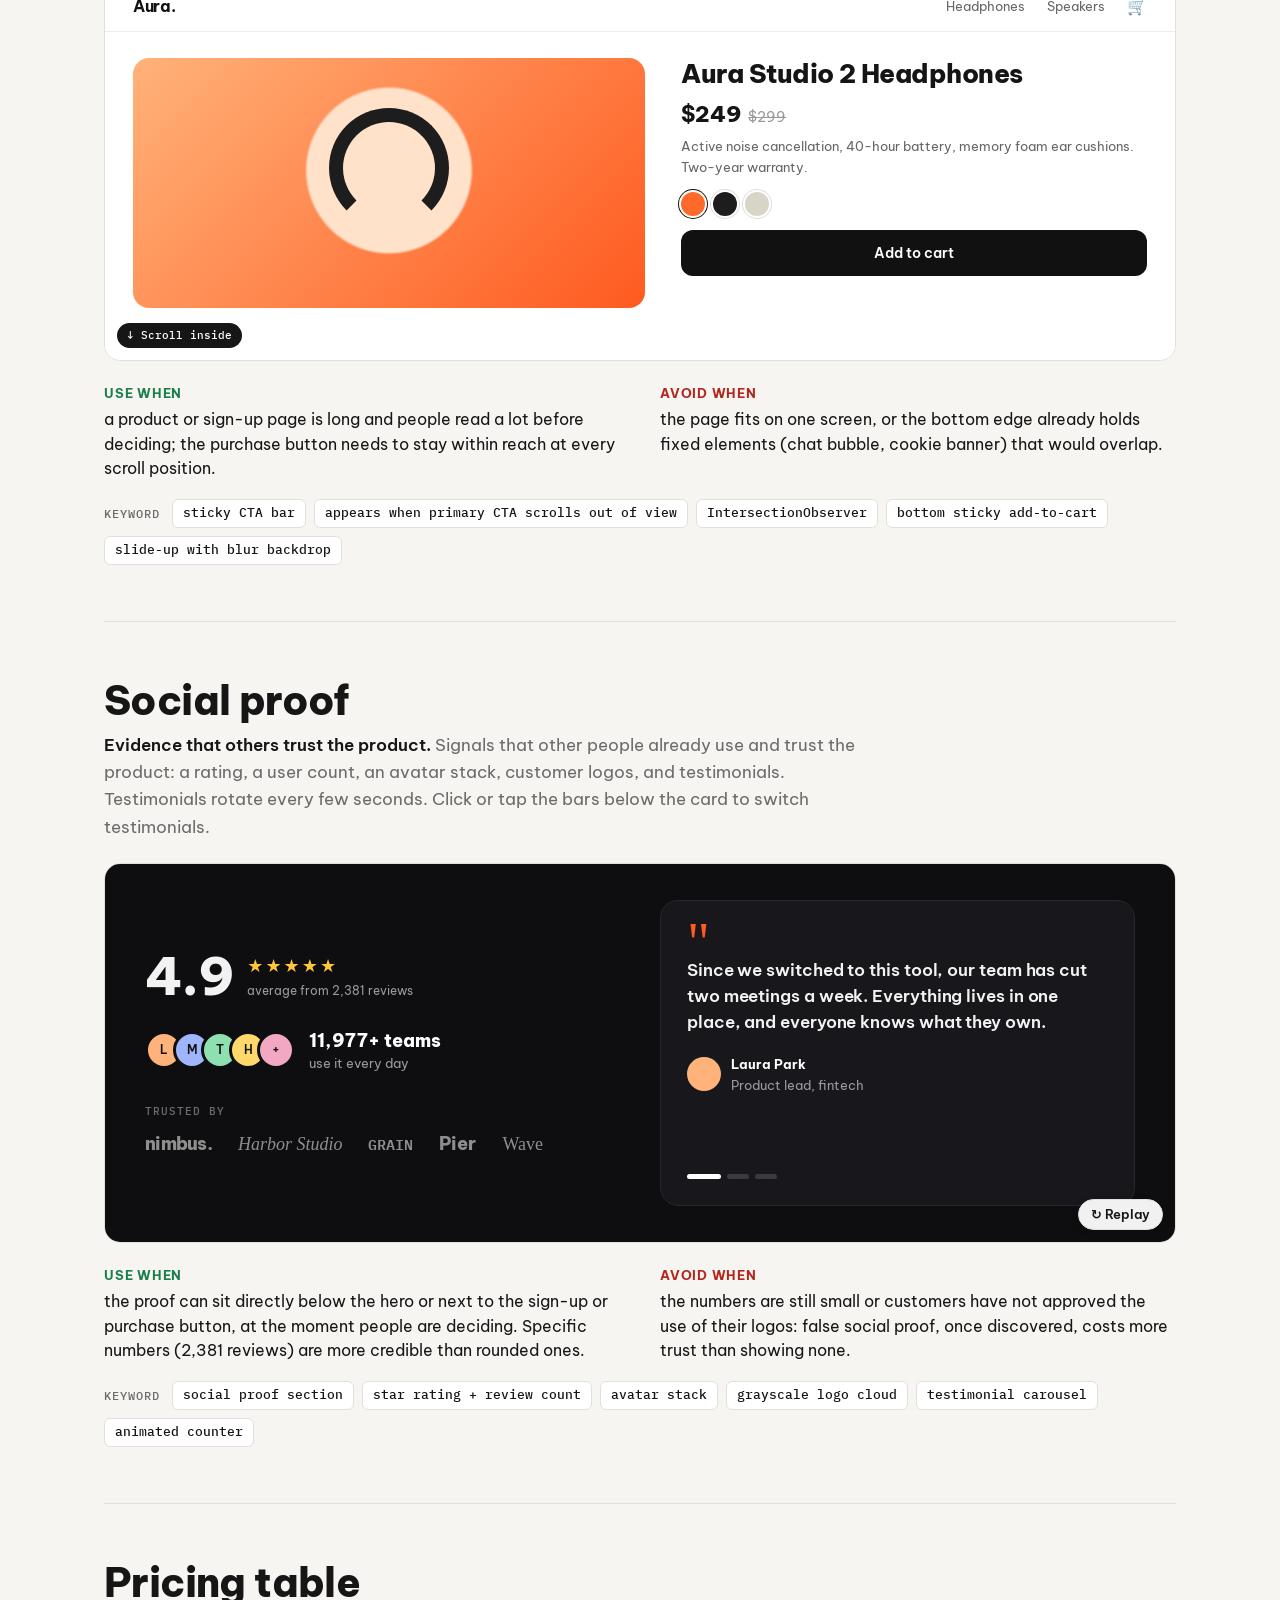
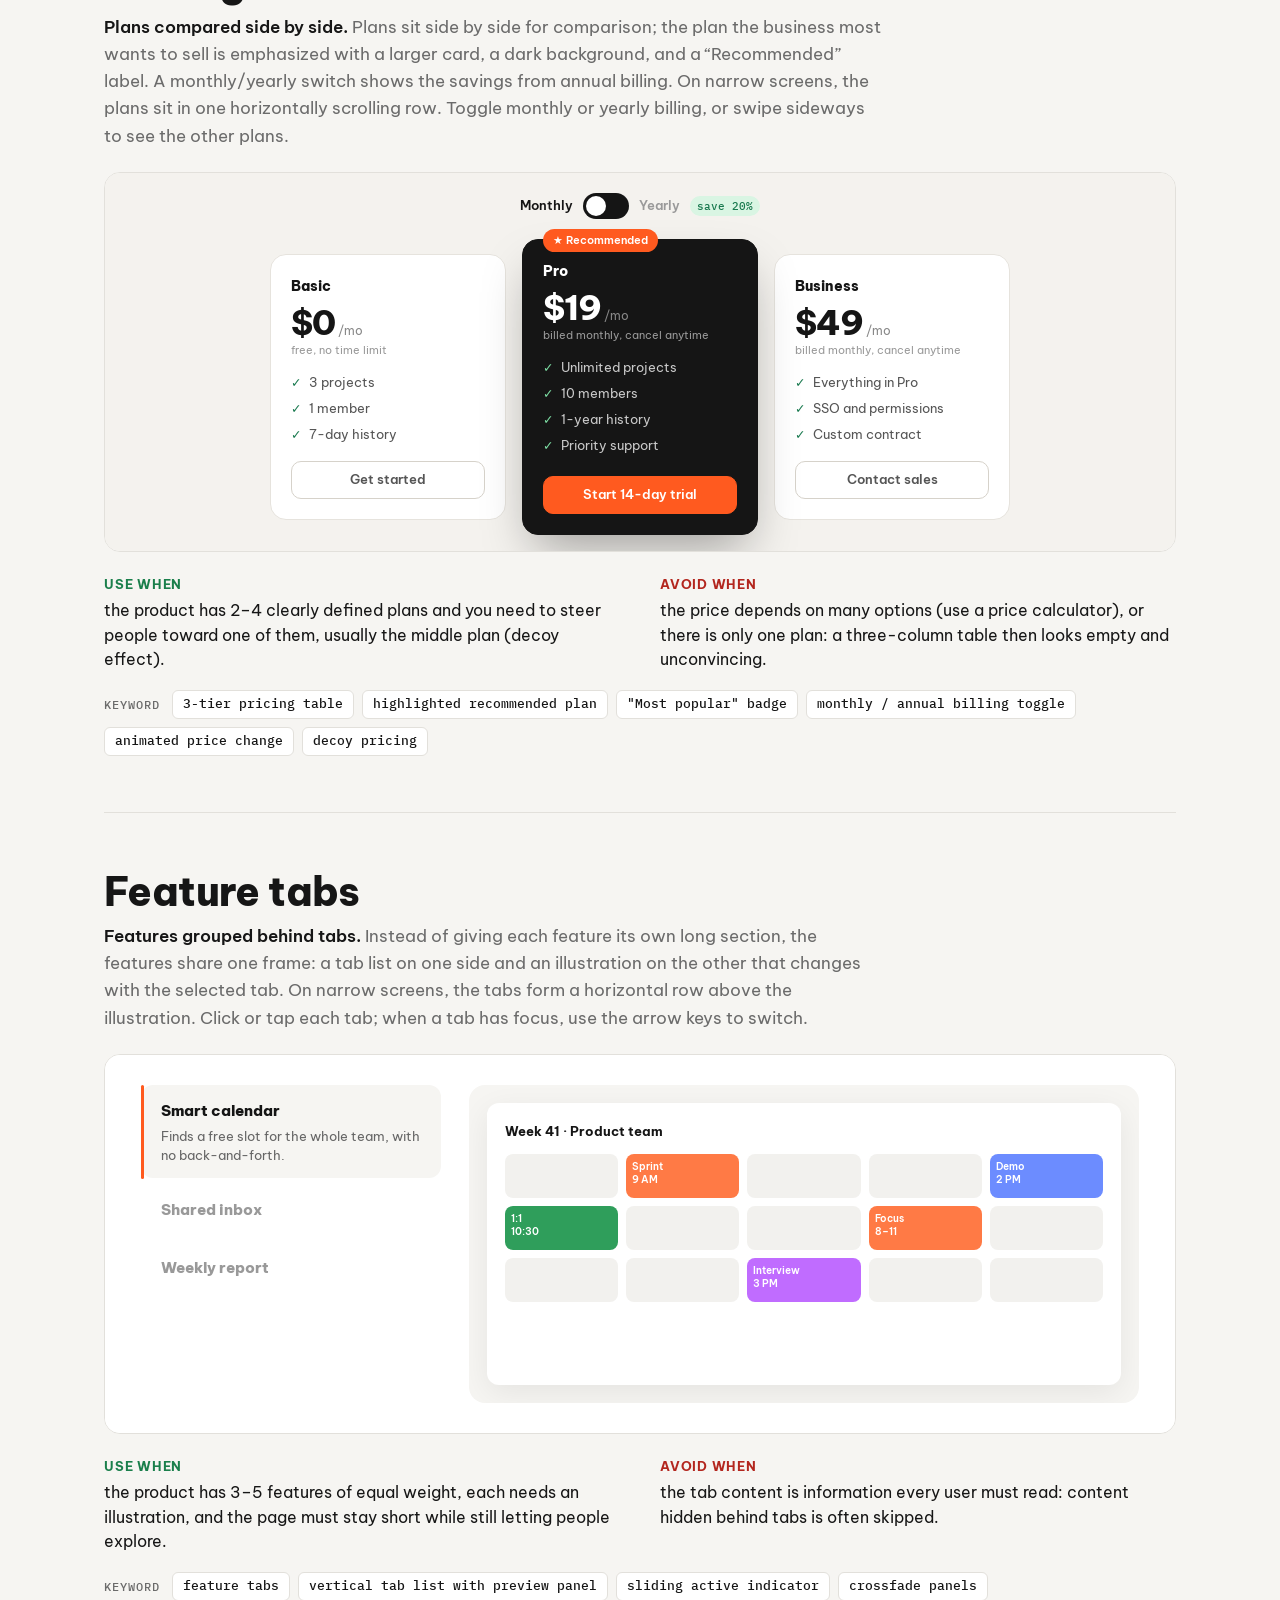
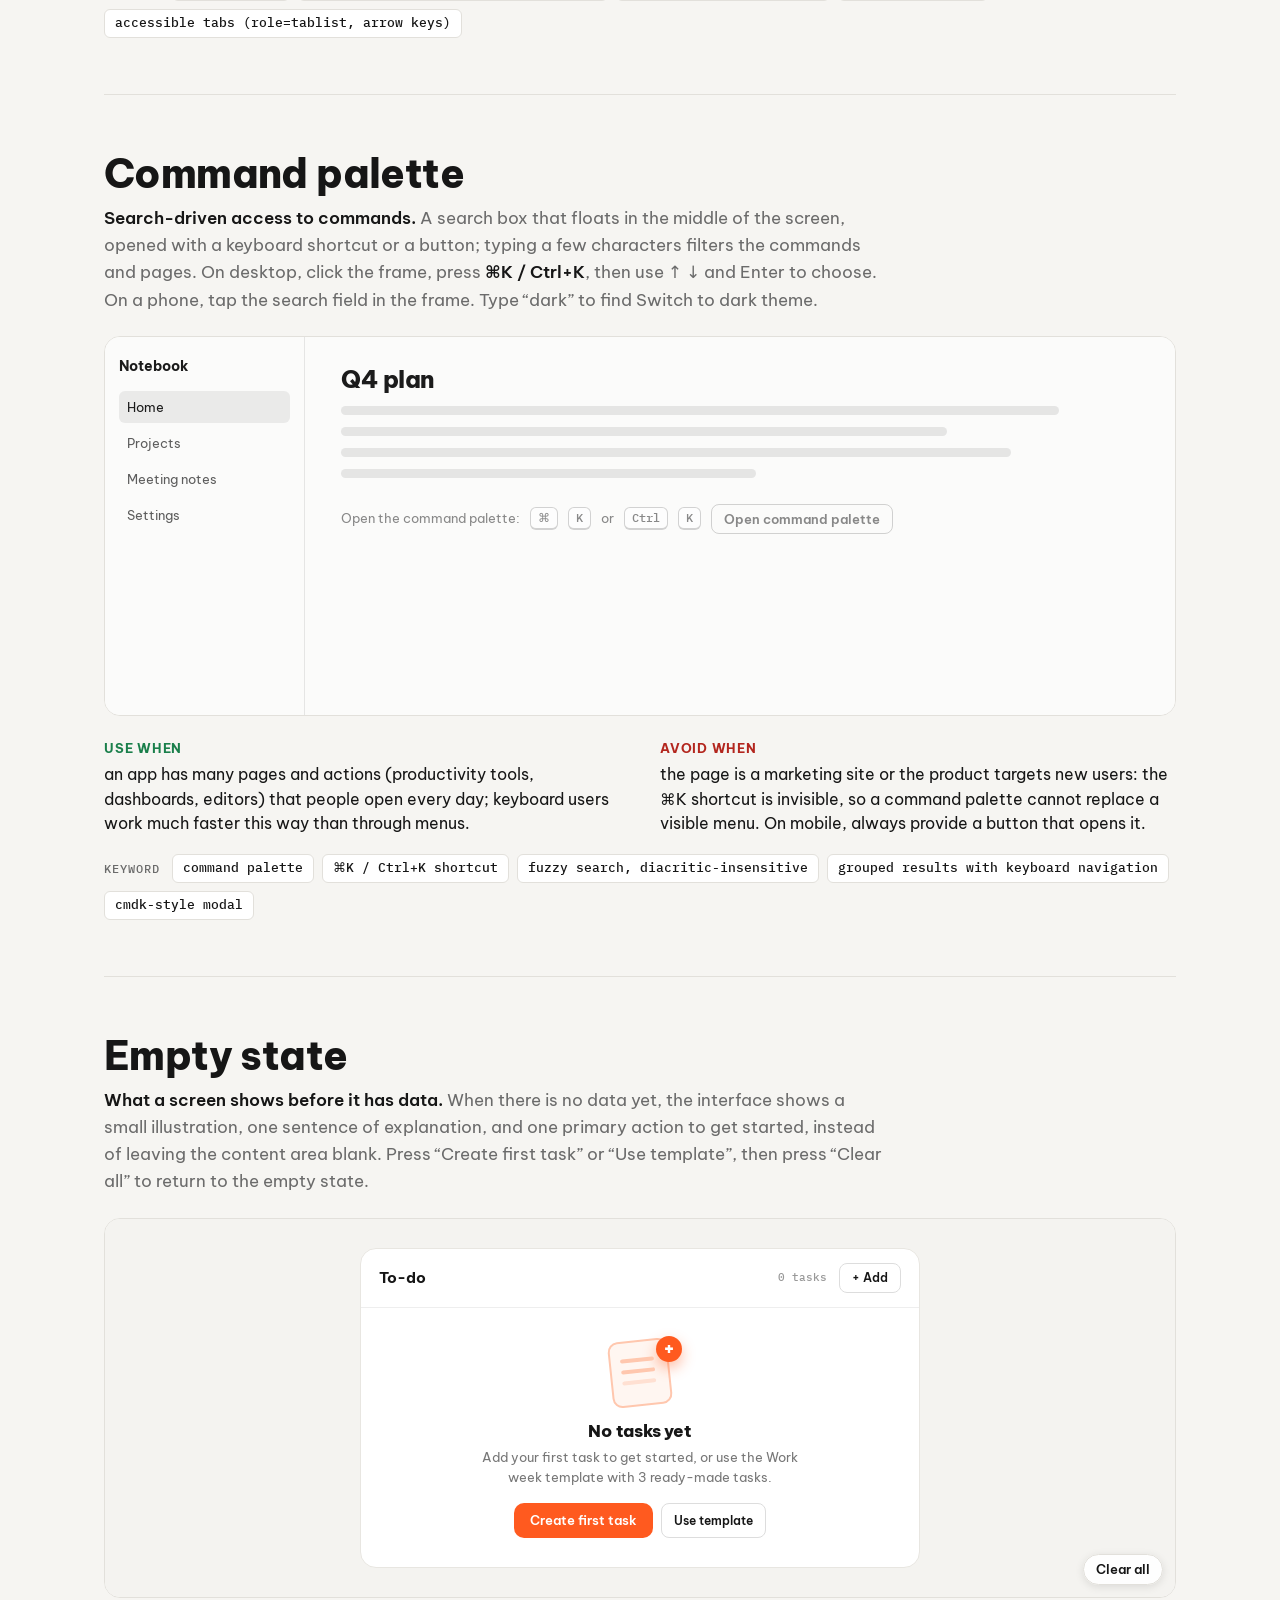
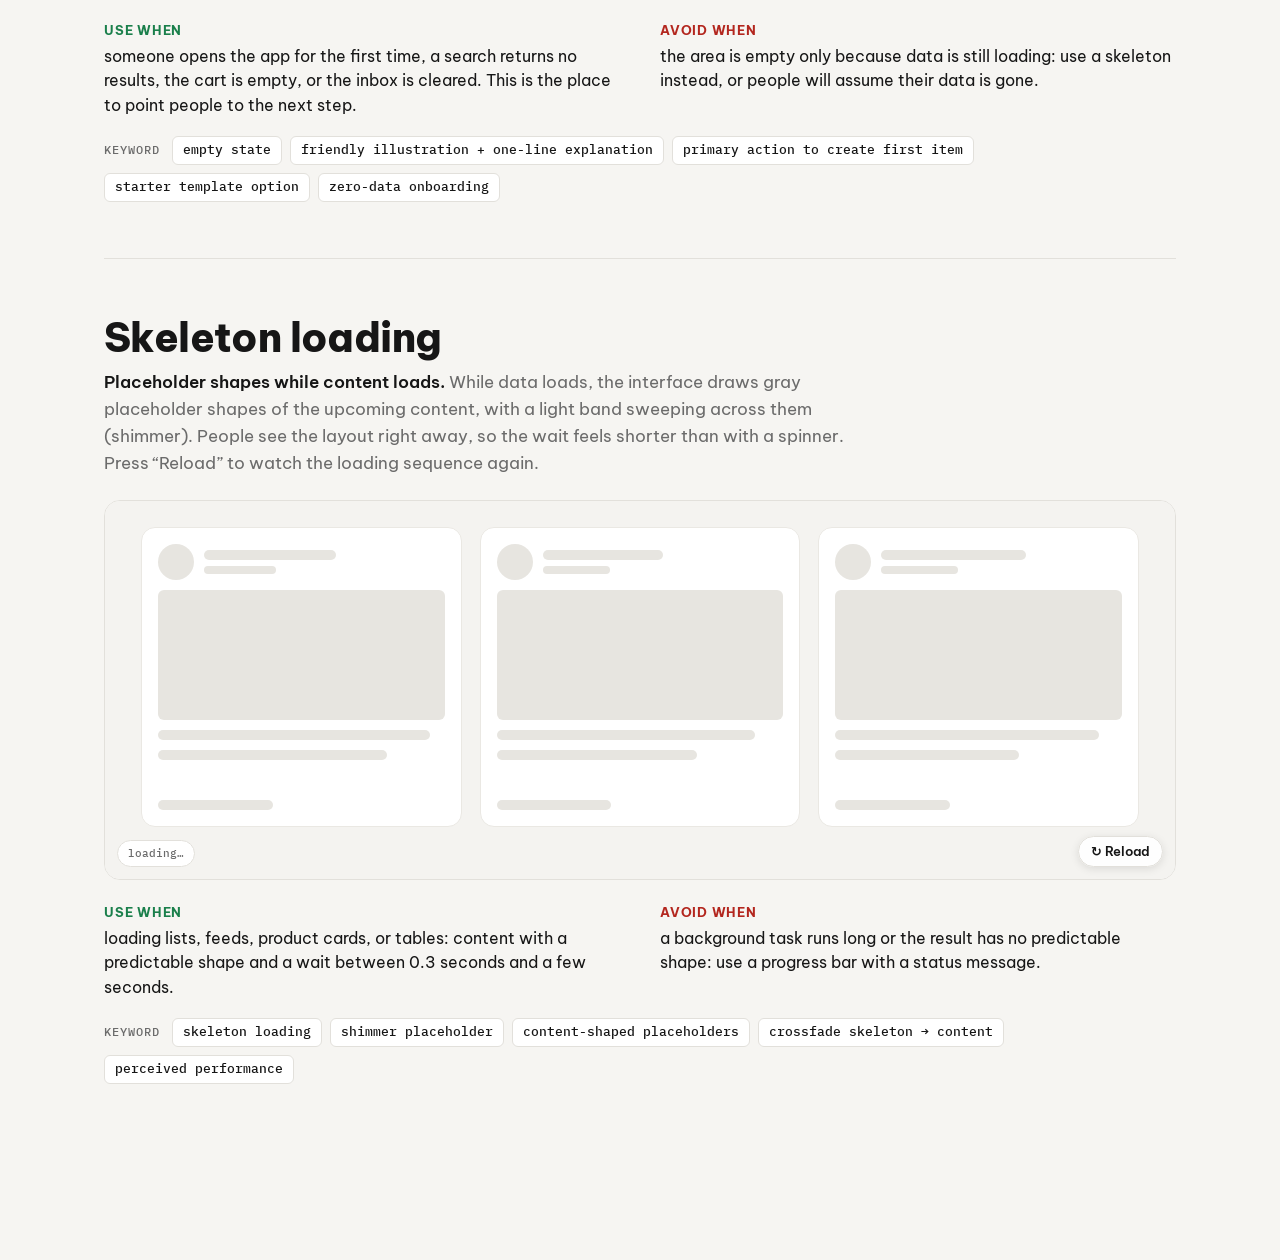
<file: ux.html>
<!doctype html>
<html lang="en">
<head>
<meta charset="utf-8">
<meta name="viewport" content="width=device-width,initial-scale=1">
<meta name="color-scheme" content="only light">
<title>UX components — Pattern Dictionary</title>
<meta name="description" content="Eight common UX components with interactive demos: floating nav, sticky CTA, social proof, pricing table, feature tabs, command palette, empty state, and skeleton loading.">
<meta property="og:type" content="article">
<meta property="og:site_name" content="Pattern Dictionary">
<meta property="og:title" content="UX components — Pattern Dictionary">
<meta property="og:description" content="Eight common UX components with interactive demos: floating nav, sticky CTA, social proof, pricing table, feature tabs, command palette, empty state, and skeleton loading.">
<meta property="og:url" content="https://epistex0.github.io/pattern-dictionary/ux.html">
<meta property="og:image" content="https://epistex0.github.io/pattern-dictionary/assets/og.png">
<meta name="twitter:card" content="summary_large_image">
<link rel="canonical" href="https://epistex0.github.io/pattern-dictionary/ux.html">
<meta name="theme-color" content="#f6f5f2">
<link rel="icon" href="data:image/svg+xml,%3Csvg xmlns='http://www.w3.org/2000/svg' viewBox='0 0 32 32'%3E%3Crect width='32' height='32' rx='9' fill='%23161616'/%3E%3Ccircle cx='16' cy='16' r='6.5' fill='%23ff5a1f'/%3E%3C/svg%3E">
<link rel="preconnect" href="https://fonts.googleapis.com">
<link rel="preconnect" href="https://fonts.gstatic.com" crossorigin>
<link href="https://fonts.googleapis.com/css2?family=Be+Vietnam+Pro:wght@400;600;800&family=IBM+Plex+Mono:wght@400;500&display=swap" rel="stylesheet">
<link rel="stylesheet" href="assets/dict.css">
<style>
/* the page's former reset, now scoped to demos (specificity 0 as before) */
:where(.demo *){margin:0;padding:0}
:where(.demo button){font:inherit;color:inherit}
.mini{position:absolute;inset:0;overflow:hidden}
.scroller{overflow-y:auto;scrollbar-width:none}
.scroller::-webkit-scrollbar{display:none}
.hint{position:absolute;left:12px;bottom:12px;z-index:30;font:500 11px/1 var(--mono);background:var(--ink);color:#fff;padding:7px 10px;border-radius:999px;pointer-events:none;transition:opacity .4s}
@media (prefers-reduced-motion:reduce){
  html{scroll-behavior:auto}
  *,*::before,*::after{transition-duration:.01ms!important;animation-duration:.01ms!important;animation-iteration-count:1!important}
}
@media (max-width:760px){
  .demo .hint{font-size:12px}
}

/* ===== 1. Floating / shrinking nav ===== */
#floating-shrinking-nav .mini{background:#f3f1ec}
#floating-shrinking-nav .scroller{position:absolute;inset:0;padding-top:64px}
#floating-shrinking-nav .hdr{position:absolute;z-index:5;top:0;left:0;right:0;height:64px;display:flex;align-items:center;gap:26px;padding:0 32px;background:#f3f1ec;border-bottom:1px solid #e2dfd8;border-radius:0;font-size:13px;color:#555;
  transition:top .5s cubic-bezier(.3,1.3,.5,1),left .5s cubic-bezier(.3,1.3,.5,1),right .5s cubic-bezier(.3,1.3,.5,1),height .4s,border-radius .5s,background .4s,box-shadow .4s,padding .4s,border-color .4s}
#floating-shrinking-nav .hdr .logo{font-weight:800;font-size:17px;color:#111;margin-right:auto;letter-spacing:-.02em;transition:font-size .4s}
#floating-shrinking-nav .hdr .cta{background:#111;color:#fff;border-radius:999px;padding:8px 14px;font-weight:600;font-size:12px}
#floating-shrinking-nav .hdr.shrunk{top:14px;left:calc(50% - 280px);right:calc(50% - 280px);height:48px;border-radius:999px;padding:0 8px 0 22px;background:rgba(255,255,255,.72);backdrop-filter:blur(14px);-webkit-backdrop-filter:blur(14px);border-color:rgba(0,0,0,.06);box-shadow:0 10px 30px rgba(0,0,0,.12)}
#floating-shrinking-nav .hdr.shrunk .logo{font-size:15px}
#floating-shrinking-nav .hero{padding:44px 32px 30px;max-width:720px}
#floating-shrinking-nav .hero h3{font-size:44px;line-height:1.15;font-weight:800;letter-spacing:-.03em;color:#111}
#floating-shrinking-nav .hero p{color:#666;margin-top:10px;font-size:14px;max-width:460px}
#floating-shrinking-nav .sec{margin:0 32px 18px;height:200px;border-radius:18px;display:flex;align-items:end;padding:22px;font-weight:800;font-size:20px;color:#fff;letter-spacing:-.01em}
#floating-shrinking-nav .state{position:absolute;right:118px;bottom:16px;z-index:30;font:500 11px/1 var(--mono);background:#fff;border:1px solid var(--line);padding:6px 9px;border-radius:999px;color:var(--mute)}
#floating-shrinking-nav .hdr .menu{display:none;width:36px;height:36px;place-items:center;border-radius:10px;color:#111}
#floating-shrinking-nav .hdr .menu i{display:block;width:16px;height:2px;border-radius:2px;background:currentColor;box-shadow:0 -5px currentColor,0 5px currentColor}
@media (max-width:760px){
  #floating-shrinking-nav .hdr{padding:0 12px 0 16px;gap:10px;height:56px}
  #floating-shrinking-nav .scroller{padding-top:56px}
  #floating-shrinking-nav .hdr>span:not(.logo,.cta,.menu){display:none}
  #floating-shrinking-nav .hdr .menu{display:grid}
  #floating-shrinking-nav .hdr.shrunk{left:12px;right:12px;height:48px;padding:0 6px 0 18px}
  #floating-shrinking-nav .hero{padding:28px 16px 22px}
  #floating-shrinking-nav .hero h3{font-size:clamp(26px,8vw,34px)}
  #floating-shrinking-nav .sec{margin:0 16px 14px;height:150px;font-size:18px;padding:18px}
  #floating-shrinking-nav .state{right:auto;left:12px;bottom:56px;font-size:12px}
}

/* ===== 2. Sticky CTA ===== */
#sticky-cta .mini{background:#fff;color:#151515}
#sticky-cta .scroller{position:absolute;inset:0}
#sticky-cta .top{height:50px;display:flex;align-items:center;padding:0 28px;border-bottom:1px solid #eee;font-size:12.5px;gap:22px;color:#666;position:sticky;top:0;background:#fff;z-index:2}
#sticky-cta .top b{font-size:16px;color:#111;margin-right:auto;letter-spacing:-.02em}
#sticky-cta .cart{position:relative;font-size:16px}
#sticky-cta .cart i{position:absolute;top:-6px;right:-10px;min-width:16px;height:16px;border-radius:8px;background:var(--acc);color:#fff;font:600 10px/16px var(--sans);text-align:center;font-style:normal;transform:scale(0);transition:transform .3s cubic-bezier(.3,1.6,.5,1)}
#sticky-cta .cart i.on{transform:scale(1)}
#sticky-cta .prod{display:grid;grid-template-columns:1.1fr 1fr;gap:36px;padding:26px 28px}
#sticky-cta .ph{height:250px;border-radius:16px;background:radial-gradient(circle at 50% 45%,#ffe2c9 0 28%,transparent 29%),linear-gradient(135deg,#ffb27a,#ff5a1f);position:relative}
#sticky-cta .ph::after{content:"";position:absolute;left:50%;top:44%;width:120px;height:120px;transform:translate(-50%,-50%);border-radius:50%;border:14px solid #1d1d1d;border-bottom-color:transparent;border-left-color:#1d1d1d}
#sticky-cta .info h3{font-size:26px;line-height:1.2;font-weight:800;letter-spacing:-.02em}
#sticky-cta .price{font-size:22px;font-weight:800;margin:8px 0 4px}
#sticky-cta .price s{font-size:14px;color:#999;font-weight:400;margin-left:6px}
#sticky-cta .info p{font-size:13px;color:#666;line-height:1.6}
#sticky-cta .sw{display:flex;gap:8px;margin:14px 0}
#sticky-cta .sw i{width:24px;height:24px;border-radius:50%;background:var(--c);box-shadow:0 0 0 2px #fff,0 0 0 3px #ddd}
#sticky-cta .sw i:first-child{box-shadow:0 0 0 2px #fff,0 0 0 3px #111}
#sticky-cta .add{display:block;width:100%;height:46px;border:0;border-radius:12px;background:#111;color:#fff;font-weight:600;font-size:14px;cursor:pointer}
#sticky-cta .add.done{background:#1f8a4c}
#sticky-cta .long{padding:8px 28px 90px;font-size:13px;color:#555;line-height:1.7;max-width:640px}
#sticky-cta .long h4{font-size:16px;color:#111;margin:18px 0 6px}
#sticky-cta .bar{position:absolute;left:0;right:0;bottom:0;z-index:10;display:flex;align-items:center;gap:14px;padding:12px 28px;background:rgba(255,255,255,.9);backdrop-filter:blur(12px);-webkit-backdrop-filter:blur(12px);border-top:1px solid #eee;transform:translateY(100%);transition:transform .45s cubic-bezier(.2,.8,.2,1);font-size:13px}
#sticky-cta .bar.show{transform:none}
#sticky-cta .bar .thumb{width:38px;height:38px;border-radius:9px;background:linear-gradient(135deg,#ffb27a,#ff5a1f)}
#sticky-cta .bar b{display:block;font-size:13.5px}
#sticky-cta .bar span{color:#777;font-size:12px}
#sticky-cta .bar .add{width:auto;padding:0 22px;height:40px;margin-left:auto}
#sticky-cta .bar:not(.show){visibility:hidden;transition:transform .45s cubic-bezier(.2,.8,.2,1),visibility 0s .45s}
@media (max-width:760px){
  #sticky-cta .top{padding:0 16px;gap:16px}
  #sticky-cta .prod{grid-template-columns:1fr;gap:18px;padding:16px}
  #sticky-cta .ph{height:140px}
  #sticky-cta .ph::after{width:76px;height:76px;border-width:10px}
  #sticky-cta .hint{bottom:auto;left:auto;top:62px;right:12px}
  #sticky-cta .info h3{font-size:22px}
  #sticky-cta .long{padding:4px 16px 90px}
  #sticky-cta .bar{padding:10px 12px;gap:10px}
  #sticky-cta .bar .thumb{display:none}
  #sticky-cta .bar>div{min-width:0}
  #sticky-cta .bar b,#sticky-cta .bar span{white-space:nowrap;overflow:hidden;text-overflow:ellipsis}
  #sticky-cta .bar .add{padding:0 16px;flex:none}
}

/* ===== 3. Social proof ===== */
#social-proof .mini{background:#0e0e10;color:#f2f2f2;display:grid;grid-template-columns:1fr 1fr;gap:40px;padding:36px 40px}
#social-proof .mini>div:first-child{align-self:center}
#social-proof .rate{display:flex;align-items:center;gap:14px}
#social-proof .rate .n{font-size:52px;font-weight:800;letter-spacing:-.03em;line-height:1.15}
#social-proof .stars{color:#ffc53d;font-size:18px;letter-spacing:2px}
#social-proof .rate small{display:block;color:#9a9aa3;font-size:12px}
#social-proof .avs{display:flex;align-items:center;margin-top:22px}
#social-proof .avs i{width:38px;height:38px;border-radius:50%;border:3px solid #0e0e10;margin-left:-10px;background:var(--c);display:grid;place-items:center;font:600 12px/1 var(--sans);font-style:normal;color:#111}
#social-proof .avs i:first-child{margin-left:0}
#social-proof .avs p{margin-left:14px;font-size:13px;color:#9a9aa3;line-height:1.4}
#social-proof .avs p b{color:#fff;font-size:18px;font-weight:800;display:block}
#social-proof .logos-l{font:500 10.5px/1 var(--mono);color:#6d6d75;letter-spacing:.1em;text-transform:uppercase;margin-top:34px}
#social-proof .logos{display:flex;gap:26px;align-items:center;margin-top:14px;color:#8d8d96;filter:grayscale(1)}
#social-proof .logos span{font-size:18px;white-space:nowrap}
#social-proof .tcard{background:#18181c;border:1px solid #26262c;border-radius:18px;padding:26px;position:relative;height:100%;display:flex;flex-direction:column}
#social-proof .tq{font-size:56px;line-height:.6;color:var(--acc);font-family:Georgia,serif;height:30px}
#social-proof .slides{position:relative;flex:1}
#social-proof .slide{position:absolute;inset:0;opacity:0;transform:translateY(10px);transition:opacity .5s,transform .5s;pointer-events:none}
#social-proof .slide.on{opacity:1;transform:none;pointer-events:auto}
#social-proof .slide blockquote{font-size:17px;line-height:1.55;font-weight:600;letter-spacing:-.005em}
#social-proof .who{display:flex;align-items:center;gap:10px;margin-top:18px;font-size:12.5px;color:#9a9aa3}
#social-proof .who i{width:34px;height:34px;border-radius:50%;background:var(--c)}
#social-proof .who b{color:#fff;display:block;font-size:13px}
#social-proof .dots{display:flex;gap:6px}
#social-proof .dots button{width:22px;height:5px;border-radius:3px;border:0;background:#3a3a42;cursor:pointer;padding:0}
#social-proof .dots button[aria-current="true"]{background:#fff;width:34px}
#social-proof .dots button{transition:width .3s,background .3s}
@media (max-width:760px){
  #social-proof .demo{--demo-h-m:590px}
  #social-proof .mini{grid-template-columns:1fr;align-content:start;gap:22px;padding:24px 18px}
  #social-proof .rate .n{font-size:44px}
  #social-proof .avs{margin-top:16px}
  #social-proof .logos-l{font-size:12px;margin-top:20px}
  #social-proof .logos{flex-wrap:wrap;gap:8px 20px;margin-top:10px}
  #social-proof .logos span{font-size:16px}
  #social-proof .tcard{height:auto;padding:20px 20px 64px}
  #social-proof .slides{min-height:178px}
  #social-proof .slide blockquote{font-size:16px}
  #social-proof .who{font-size:12.5px}
  #social-proof .dots{position:absolute;left:12px;bottom:12px;gap:2px}
  #social-proof .dots button,#social-proof .dots button[aria-current="true"]{position:relative;width:40px;height:36px;background:none}
  #social-proof .dots button::before{content:"";position:absolute;left:6px;right:6px;top:50%;height:5px;margin-top:-2.5px;border-radius:3px;background:#3a3a42;transition:background .3s}
  #social-proof .dots button[aria-current="true"]::before{background:#fff}
}

/* ===== 4. Pricing table ===== */
#pricing-table .mini{background:#f4f2ee;color:#151515;display:flex;flex-direction:column;align-items:center;padding-top:20px}
#pricing-table .tg{display:flex;align-items:center;gap:10px;font-size:13px;font-weight:600}
#pricing-table .sw{width:46px;height:26px;border-radius:999px;background:#151515;border:0;position:relative;cursor:pointer}
#pricing-table .sw::after{content:"";position:absolute;left:3px;top:3px;width:20px;height:20px;border-radius:50%;background:#fff;transition:transform .35s cubic-bezier(.3,1.4,.5,1)}
#pricing-table .sw[aria-checked="true"]::after{transform:translateX(20px)}
#pricing-table .tg .lbl{color:#999;transition:color .2s;cursor:pointer}
#pricing-table .tg .lbl.on{color:#151515}
#pricing-table .save{font:500 10.5px/1 var(--mono);background:#d9f5e3;color:#18794e;padding:5px 7px;border-radius:999px}
#pricing-table .plans{display:grid;grid-template-columns:repeat(3,236px);gap:16px;margin-top:20px;align-items:center}
#pricing-table .pl{background:#fff;border:1px solid #e6e3dd;border-radius:16px;padding:20px;font-size:12.5px;color:#555;height:266px;display:flex;flex-direction:column}
#pricing-table .pl h4{font-size:14px;color:#151515;font-weight:800}
#pricing-table .pl .amt{font-size:34px;font-weight:800;color:#151515;letter-spacing:-.03em;margin-top:6px;line-height:1.15;font-variant-numeric:tabular-nums}
#pricing-table .pl .amt small{font-size:12px;color:#888;font-weight:400;letter-spacing:0}
#pricing-table .pl .bill{font-size:11px;color:#999;min-height:16px}
#pricing-table .pl ul{list-style:none;margin:12px 0;display:grid;gap:6px}
#pricing-table .pl li::before{content:"✓";color:#18794e;font-weight:800;margin-right:8px}
#pricing-table .pl .go{margin-top:auto;height:38px;border-radius:10px;border:1px solid #d6d2ca;background:#fff;font-weight:600;font-size:13px;cursor:pointer}
#pricing-table .pl.rec{background:#151515;color:#c9c9c9;border-color:#151515;height:296px;box-shadow:0 24px 50px -12px rgba(0,0,0,.35);position:relative}
#pricing-table .pl.rec h4,#pricing-table .pl.rec .amt{color:#fff}
#pricing-table .pl.rec .go{background:var(--acc);border-color:var(--acc);color:#fff}
#pricing-table .pl.rec li::before{color:#7ee0a5}
#pricing-table .badge{position:absolute;top:-11px;left:20px;background:var(--acc);color:#fff;font:600 11px/1 var(--sans);padding:6px 10px;border-radius:999px}
/* mobile: horizontal scroll with snap instead of stacking. Three stacked cards are ~900px tall and the monthly/yearly switch
   scrolls out of view while reading prices; one row keeps the switch and prices on one screen, and the peeking card signals more plans. */
#pricing-table .swipe{display:none;font-size:12px;color:#888;margin-top:-6px}
@media (max-width:760px){
  #pricing-table .demo{--demo-h-m:470px}
  #pricing-table .mini{padding-top:18px}
  #pricing-table .tg{flex-wrap:wrap;justify-content:center;padding:0 12px;row-gap:6px}
  #pricing-table .tg .lbl{padding:8px 2px}
  #pricing-table .sw{width:54px;height:32px}
  #pricing-table .sw::after{width:26px;height:26px}
  #pricing-table .sw[aria-checked="true"]::after{transform:translateX(22px)}
  #pricing-table .save{font-size:12px}
  #pricing-table .plans{display:flex;width:100%;margin-top:6px;padding:20px 12% 22px;gap:12px;overflow-x:auto;scroll-snap-type:x mandatory;overscroll-behavior-x:contain;scrollbar-width:none}
  #pricing-table .plans::-webkit-scrollbar{display:none}
  #pricing-table .pl{flex:0 0 76%;scroll-snap-align:center;font-size:13px;height:auto;min-height:276px}
  #pricing-table .pl.rec{height:auto;min-height:306px}
  #pricing-table .pl .bill{font-size:12px}
  #pricing-table .pl .go{min-height:40px}
  #pricing-table .badge{font-size:12px}
  #pricing-table .swipe{display:block}
}

/* ===== 5. Feature tabs ===== */
#feature-tabs .mini{background:#fff;color:#151515;display:grid;grid-template-columns:300px 1fr;gap:28px;padding:30px 36px}
#feature-tabs [role=tablist]{display:flex;flex-direction:column;gap:6px;position:relative}
#feature-tabs [role=tab]{text-align:left;border:0;background:transparent;padding:14px 16px 14px 20px;border-radius:12px;cursor:pointer;position:relative;transition:background .25s}
#feature-tabs [role=tab] b{display:block;font-size:15px;font-weight:800;color:#999;transition:color .25s}
#feature-tabs [role=tab] span{display:block;font-size:12.5px;color:#999;line-height:1.5;max-height:0;overflow:hidden;opacity:0;transition:max-height .4s,opacity .3s,margin .3s}
#feature-tabs [role=tab][aria-selected="true"]{background:#f6f5f2}
#feature-tabs [role=tab][aria-selected="true"] b{color:#151515}
#feature-tabs [role=tab][aria-selected="true"] span{max-height:60px;opacity:1;margin-top:4px;color:#666}
#feature-tabs .ind{position:absolute;z-index:1;left:0;width:3px;border-radius:2px;background:var(--acc);transition:top .4s cubic-bezier(.3,1.2,.5,1),height .4s}
#feature-tabs .stage{position:relative;border-radius:16px;background:#f6f5f2;overflow:hidden}
#feature-tabs [role=tabpanel]{position:absolute;inset:18px;background:#fff;border-radius:12px;box-shadow:0 8px 30px rgba(0,0,0,.07);padding:18px;opacity:0;transform:translateY(14px) scale(.98);transition:opacity .4s,transform .5s cubic-bezier(.2,.8,.2,1);font-size:12px;color:#555}
#feature-tabs [role=tabpanel].on{opacity:1;transform:none}
#feature-tabs [role=tabpanel] h5{font-size:13px;color:#151515;margin-bottom:12px}
#feature-tabs .cal{display:grid;grid-template-columns:repeat(5,1fr);gap:8px}
#feature-tabs .cal i{height:44px;border-radius:8px;background:#f2f1ee}
#feature-tabs .cal i.ev{background:var(--c);color:#fff;font:600 10px/1.3 var(--sans);font-style:normal;padding:6px}
#feature-tabs .mail{display:grid;gap:8px}
#feature-tabs .mail div{display:flex;align-items:center;gap:10px;padding:9px;border-radius:9px;background:#f8f7f4}
#feature-tabs .mail div i{width:26px;height:26px;border-radius:50%;background:var(--c);flex:none}
#feature-tabs .mail div b{color:#151515;font-size:12px}
#feature-tabs .mail div span{margin-left:auto;font:500 10px/1 var(--mono);color:#999}
#feature-tabs .chart{display:flex;align-items:end;gap:10px;height:170px;padding-top:10px;border-bottom:1px solid #eee}
#feature-tabs .chart i{flex:1;background:linear-gradient(#7aa7ff,#3f6fe8);border-radius:6px 6px 0 0;height:var(--h);transform-origin:bottom;transition:transform .6s cubic-bezier(.2,.8,.2,1)}
#feature-tabs [role=tabpanel]:not(.on) .chart i{transform:scaleY(.1)}
#feature-tabs .mail small{font-size:inherit}
@media (max-width:760px){
  #feature-tabs .demo{--demo-h-m:540px}
  #feature-tabs .mini{grid-template-columns:1fr;grid-template-rows:auto 1fr;gap:12px;padding:14px}
  #feature-tabs [role=tablist]{display:grid;grid-template-columns:repeat(3,1fr);gap:4px;padding-bottom:46px;background:#f6f5f2;border-radius:12px;padding:4px 4px 50px}
  #feature-tabs [role=tab]{position:static;text-align:center;padding:10px 4px;border-radius:9px;min-height:44px}
  #feature-tabs [role=tab] b{font-size:13.5px;line-height:1.25}
  #feature-tabs [role=tab][aria-selected="true"]{background:#fff;box-shadow:0 1px 3px rgba(0,0,0,.08)}
  #feature-tabs [role=tab] span,#feature-tabs [role=tab][aria-selected="true"] span{pointer-events:none;position:absolute;left:12px;right:12px;bottom:6px;height:38px;max-height:none;margin:0;text-align:left;font-size:12.5px;line-height:1.5;display:flex;align-items:center}
  #feature-tabs .ind{display:none}
  #feature-tabs .stage{border-radius:12px}
  #feature-tabs [role=tabpanel]{inset:10px;padding:14px}
  #feature-tabs .cal{grid-template-columns:repeat(3,1fr);gap:6px}
  #feature-tabs .cal i{height:auto;min-height:44px}
  #feature-tabs .cal i.ev{font-size:12px;padding:6px 8px}
  #feature-tabs .mail div{display:grid;grid-template-columns:26px 1fr auto;column-gap:10px;row-gap:1px}
  #feature-tabs .mail div i{grid-row:span 2}
  #feature-tabs .mail div b{font-size:13px}
  #feature-tabs .mail div small{grid-column:2/4;font-size:12px}
  #feature-tabs .mail div span{grid-row:1;grid-column:3;font-size:12px}
  #feature-tabs .chart{height:200px;gap:6px}
}

/* ===== 6. Command palette ===== */
#command-palette .demo{outline:none}
#command-palette .demo:focus-visible,#command-palette .demo:focus{box-shadow:0 0 0 3px rgba(255,90,31,.35)}
#command-palette .app{position:absolute;inset:0;display:grid;grid-template-columns:200px 1fr;background:#fbfbfa;color:#1b1b1b;transition:background .4s,color .4s}
#command-palette .app.dark{background:#16171a;color:#e8e8e8}
#command-palette .side{border-right:1px solid rgba(128,128,128,.18);padding:18px 14px;font-size:12.5px;display:flex;flex-direction:column;gap:4px}
#command-palette .side b{font-size:14px;margin-bottom:10px}
#command-palette .side span{padding:6px 8px;border-radius:6px;opacity:.7}
#command-palette .side span.cur{background:rgba(128,128,128,.14);opacity:1}
#command-palette .doc{padding:28px 36px}
#command-palette .doc h3{font-size:24px;font-weight:800;letter-spacing:-.02em;line-height:1.2}
#command-palette .doc .ln{height:9px;border-radius:5px;background:rgba(128,128,128,.18);margin-top:12px}
#command-palette .kbd-hint{margin-top:26px;display:flex;align-items:center;gap:10px;font-size:13px;color:#888;flex-wrap:wrap}
#command-palette kbd{font:500 12px/1 var(--mono);border:1px solid rgba(128,128,128,.35);border-bottom-width:2px;border-radius:6px;padding:4px 7px;background:rgba(255,255,255,.6);color:inherit}
#command-palette .app.dark kbd{background:rgba(255,255,255,.08)}
#command-palette .open-btn{font:600 12.5px/1 var(--sans);border:1px solid rgba(128,128,128,.35);background:transparent;padding:8px 12px;border-radius:8px;cursor:pointer;color:inherit}
#command-palette .scrim{position:absolute;inset:0;z-index:20;background:rgba(10,10,12,.35);backdrop-filter:blur(2px);opacity:0;pointer-events:none;transition:opacity .2s}
#command-palette .pal{position:absolute;z-index:21;left:50%;top:34px;width:520px;transform:translate(-50%,-8px) scale(.97);opacity:0;pointer-events:none;transition:opacity .18s,transform .22s cubic-bezier(.2,.9,.3,1.2);background:#fff;color:#1b1b1b;border-radius:14px;box-shadow:0 30px 70px rgba(0,0,0,.3),0 0 0 1px rgba(0,0,0,.06);overflow:hidden}
#command-palette .pal{visibility:hidden;transition:opacity .18s ease-out,transform .22s cubic-bezier(.2,.9,.3,1.2),visibility 0s .22s}
#command-palette .open .pal{visibility:visible;transition-delay:0s}
#command-palette .open .scrim{opacity:1;pointer-events:auto}
#command-palette .open .pal{opacity:1;transform:translate(-50%,0);pointer-events:auto}
#command-palette .pal input{width:100%;border:0;border-bottom:1px solid #eee;padding:16px 18px 16px 44px;font:400 15px/1.2 var(--sans);outline:none;background:transparent url("data:image/svg+xml,%3Csvg xmlns='http://www.w3.org/2000/svg' width='16' height='16' fill='none' stroke='%23999' stroke-width='2'%3E%3Ccircle cx='7' cy='7' r='5'/%3E%3Cpath d='m11 11 4 4'/%3E%3C/svg%3E") 18px 50% no-repeat}
#command-palette .list{max-height:228px;overflow-y:auto;padding:6px;scrollbar-width:thin}
#command-palette .grp{font:500 10.5px/1.3 var(--mono);color:#999;letter-spacing:.08em;text-transform:uppercase;padding:10px 12px 6px}
#command-palette .it{display:flex;align-items:center;gap:10px;padding:9px 12px;border-radius:8px;font-size:13.5px;cursor:pointer}
#command-palette .it .ic{width:22px;height:22px;border-radius:6px;background:#f1f0ed;display:grid;place-items:center;font-size:12px}
#command-palette .it kbd{margin-left:auto;font-size:10.5px;color:#888;background:#fff}
#command-palette .it.act{background:#fff1ea;color:#c2410c}
#command-palette .it.act .ic{background:var(--acc);color:#fff}
#command-palette .it mark{background:none;color:var(--acc);font-weight:800}
#command-palette .none{padding:24px;text-align:center;color:#999;font-size:13px}
#command-palette .foot{display:flex;gap:14px;padding:9px 14px;border-top:1px solid #eee;font-size:11px;color:#999;background:#fafafa}
#command-palette .foot kbd{font-size:10px;padding:2px 5px}
#command-palette .toast{position:absolute;z-index:25;left:50%;bottom:22px;transform:translate(-50%,20px);opacity:0;background:#1b1b1b;color:#fff;padding:10px 16px;border-radius:10px;font-size:13px;transition:opacity .25s,transform .35s cubic-bezier(.2,.9,.3,1.2);pointer-events:none}
#command-palette .toast.on{opacity:1;transform:translate(-50%,0)}
#command-palette .tap-hint,#command-palette .open-btn .m{display:none}
@media (max-width:760px){
  #command-palette .app{grid-template-columns:1fr;grid-template-rows:auto 1fr}
  #command-palette .side{flex-direction:row;align-items:center;gap:2px;border-right:0;border-bottom:1px solid rgba(128,128,128,.18);padding:10px 12px;overflow:hidden}
  #command-palette .side b{margin:0 8px 0 2px}
  #command-palette .side span{white-space:nowrap}
  #command-palette .side span:not(.cur){display:none}
  #command-palette .doc{padding:20px 16px}
  #command-palette .doc h3{font-size:22px}
  #command-palette .kbd-hint{margin-top:22px}
  #command-palette .kbd-hint>:not(.open-btn){display:none}
  #command-palette .open-btn{display:flex;align-items:center;gap:10px;width:100%;min-height:44px;padding:0 14px;border-radius:12px;font:400 15px/1 var(--sans);color:#888;background:rgba(128,128,128,.08) url("data:image/svg+xml,%3Csvg xmlns='http://www.w3.org/2000/svg' width='16' height='16' fill='none' stroke='%23999' stroke-width='2'%3E%3Ccircle cx='7' cy='7' r='5'/%3E%3Cpath d='m11 11 4 4'/%3E%3C/svg%3E") 14px 50% no-repeat;padding-left:40px;text-align:left}
  #command-palette .open-btn .d{display:none}
  #command-palette .open-btn .m{display:inline}
  #command-palette .tap-hint{display:block;margin-top:8px;font-size:12.5px;color:#888}
  #command-palette .pal{top:12px;width:calc(100% - 24px)}
  #command-palette .pal input{font-size:16px}
  #command-palette .list{max-height:300px}
  #command-palette .grp{font-size:12px}
  #command-palette .it{min-height:44px;font-size:15px}
  #command-palette .it kbd{display:none}
  #command-palette .foot{display:none}
}

/* ===== 7. Empty state ===== */
#empty-state .mini{background:#f4f3f0;display:grid;place-items:center}
#empty-state .panel{width:560px;height:320px;background:#fff;border-radius:16px;border:1px solid #e8e6e1;display:flex;flex-direction:column;overflow:hidden}
#empty-state .ph{display:flex;align-items:center;padding:14px 18px;border-bottom:1px solid #eee}
#empty-state .ph b{font-size:15px;margin-right:auto}
#empty-state .ph .cnt{font:500 11px/1 var(--mono);color:#999;margin-right:12px}
#empty-state .sbtn{font:600 12px/1 var(--sans);padding:8px 12px;border-radius:8px;border:1px solid #ddd;background:#fff;cursor:pointer}
#empty-state .body{flex:1;position:relative;overflow-y:auto}
#empty-state .empty{position:absolute;inset:0;display:flex;flex-direction:column;align-items:center;justify-content:center;text-align:center;padding:0 40px;transition:opacity .3s,transform .4s cubic-bezier(.2,.8,.2,1)}
#empty-state .empty.gone{opacity:0;transform:scale(.96);pointer-events:none}
#empty-state .ill{width:88px;height:70px;position:relative;margin-bottom:14px}
#empty-state .ill::before{content:"";position:absolute;left:14px;top:4px;width:60px;height:66px;border-radius:10px;background:#fff6f1;border:2px solid #ffc7ae;transform:rotate(-6deg)}
#empty-state .ill::after{content:"";position:absolute;left:24px;top:22px;width:34px;height:4px;border-radius:2px;background:#ffc7ae;box-shadow:0 11px 0 #ffc7ae,0 22px 0 #ffe0d2;transform:rotate(-6deg)}
#empty-state .ill i{position:absolute;right:2px;top:0;width:26px;height:26px;border-radius:50%;background:var(--acc);color:#fff;display:grid;place-items:center;font:800 18px/1 var(--sans);font-style:normal;box-shadow:0 6px 14px rgba(255,90,31,.4);animation:bob 2.4s ease-in-out infinite}
@keyframes bob{50%{transform:translateY(-4px)}}
#empty-state .empty h4{font-size:17px;font-weight:800;letter-spacing:-.01em;line-height:1.3}
#empty-state .empty p{font-size:13px;color:#777;margin:6px 0 16px;max-width:320px;line-height:1.5}
#empty-state .acts{display:flex;gap:8px}
#empty-state .pbtn{font:600 13px/1 var(--sans);padding:11px 16px;border-radius:10px;border:0;background:var(--acc);color:#fff;cursor:pointer}
#empty-state ul{list-style:none;padding:8px}
#empty-state li{display:flex;align-items:center;gap:10px;padding:10px;border-radius:9px;font-size:13.5px;animation:liIn .35s cubic-bezier(.2,.8,.2,1)}
#empty-state li:hover{background:#f7f6f3}
#empty-state li input{accent-color:var(--acc);width:16px;height:16px}
#empty-state li.done span{text-decoration:line-through;color:#aaa}
#empty-state li .del{margin-left:auto;border:0;background:none;color:#bbb;cursor:pointer;font-size:16px;padding:0 4px}
#empty-state li .del:hover{color:#d33}
@keyframes liIn{from{opacity:0;transform:translateY(-6px)}}
#empty-state li label{display:flex;align-items:center;gap:10px;flex:1;min-width:0;cursor:pointer}
@media (max-width:760px){
  #empty-state .mini{place-items:stretch;padding:12px 12px 60px}
  #empty-state .panel{width:auto;height:auto}
  #empty-state .ph{padding:10px 12px 10px 16px}
  #empty-state .ph .cnt{font-size:12px}
  #empty-state .sbtn{min-height:36px;padding:0 14px}
  #empty-state .pbtn{min-height:40px}
  #empty-state .empty{padding:0 20px}
  #empty-state ul{padding:6px}
  #empty-state li{padding:2px 4px 2px 10px;font-size:14px}
  #empty-state li label{min-height:44px}
  #empty-state li input{width:18px;height:18px}
  #empty-state li .del{width:40px;height:40px;font-size:20px;padding:0}
}

/* ===== 8. Skeleton loading ===== */
#skeleton-loading .mini{background:#f4f3f0;padding:26px 36px;display:grid;grid-template-columns:repeat(3,1fr);gap:18px;align-content:start}
#skeleton-loading .post{background:#fff;border-radius:14px;border:1px solid #eae8e3;padding:16px;height:300px;display:flex;flex-direction:column;gap:10px;position:relative}
#skeleton-loading .row{display:flex;align-items:center;gap:10px}
#skeleton-loading .av{width:36px;height:36px;border-radius:50%;flex:none}
#skeleton-loading .img{height:130px;border-radius:10px}
#skeleton-loading .name{font-size:13px;font-weight:600}
#skeleton-loading .time{font-size:11px;color:#999}
#skeleton-loading .txt{font-size:12.5px;color:#555;line-height:1.5}
#skeleton-loading .meta{margin-top:auto;font-size:11.5px;color:#888;display:flex;gap:14px}
#skeleton-loading .sk{background:#e7e5e0;border-radius:6px;position:relative;overflow:hidden}
#skeleton-loading .sk::after{content:"";position:absolute;inset:0;transform:translateX(-100%);background:linear-gradient(90deg,transparent,rgba(255,255,255,.75),transparent);animation:shim 1.3s infinite}
@keyframes shim{to{transform:translateX(100%)}}
#skeleton-loading .ln{height:10px}
#skeleton-loading .sk.av{border-radius:50%}
#skeleton-loading .layer{position:absolute;inset:16px;display:flex;flex-direction:column;gap:10px;transition:opacity .45s}
#skeleton-loading .real{opacity:0}
#skeleton-loading .loaded .real{opacity:1}
#skeleton-loading .loaded .skel{opacity:0}
#skeleton-loading .loaded .post:nth-child(2) .real{transition-delay:.08s}
#skeleton-loading .loaded .post:nth-child(3) .real{transition-delay:.16s}
#skeleton-loading .status{position:absolute;left:12px;bottom:12px;z-index:30;font:500 11px/1 var(--mono);background:#fff;border:1px solid var(--line);padding:7px 10px;border-radius:999px;color:var(--mute)}
@media (max-width:760px){
  #skeleton-loading .mini{grid-template-columns:1fr;padding:14px 14px 64px;gap:12px;overflow-y:auto;scrollbar-width:thin}
  #skeleton-loading .post{height:300px}
  #skeleton-loading .img{height:150px}
  #skeleton-loading .name{font-size:14px}
  #skeleton-loading .time,#skeleton-loading .meta{font-size:12px}
  #skeleton-loading .txt{font-size:13.5px}
  #skeleton-loading .status{font-size:12px;padding:10px 12px}
}
</style>
</head>
<body>
<nav class="dnav"></nav>

<main class="wrap">
  <header class="head">
    <h1>UX components</h1>
    <p>Interface components that help people act and decide faster: navigation bars, action buttons, pricing tables, and command palettes. Every demo on this page works with a mouse, keyboard, or touch.</p>
  </header>

  <!-- 1 -->
  <article class="pattern" id="floating-shrinking-nav">
    <h2>Floating / shrinking nav</h2>
    <p class="vi"><b>Navigation bar that shrinks into a pill.</b> At the top of the page, the navigation bar spans the full width. Once the user starts scrolling, the bar detaches from the edges, shrinks into a rounded pill, and floats over the content on a blurred background (backdrop blur). Scroll inside the frame.</p>
    <div class="demo">
      <div class="mini">
        <header class="hdr"><span class="logo">Tempo</span><span>Product</span><span>Pricing</span><span>Blog</span><span class="cta">Try free</span><span class="menu" aria-hidden="true"><i></i></span></header>
        <div class="scroller">
          <div class="hero"><h3>A work calendar that arranges itself around your rhythm</h3><p>Tempo analyzes your calendar, tasks, and habits, then schedules focus time in the hours when you work best.</p></div>
          <div class="sec" style="background:linear-gradient(135deg,#ff8a5c,#ff5a1f)">Deep focus</div>
          <div class="sec" style="background:linear-gradient(135deg,#6c8cff,#3a55d8)">Fewer meetings</div>
          <div class="sec" style="background:linear-gradient(135deg,#2f9e5b,#1d6b3c)">Breaks on time</div>
        </div>
      </div>
      <span class="state">state: full-width</span>
      <span class="hint">↓ Scroll inside</span>
      <div class="demo-tools"><button class="replay">↻ Replay</button></div>
    </div>
    <div class="notes">
      <p class="use"><b>Use when</b>a landing page is long, people need navigation at every scroll position, and the imagery and hero need generous space. A pill takes up less room than a full-width bar.</p>
      <p class="avoid"><b>Avoid when</b>the app has many menus or needs a full toolbar: a pill is too narrow and forces important items into hiding.</p>
    </div>
    <div class="kw"><button>floating pill nav</button><button>shrinking header on scroll</button><button>detached navbar with backdrop blur</button><button>full-width → pill transition</button><button>spring easing</button></div>
  </article>

  <!-- 2 -->
  <article class="pattern" id="sticky-cta">
    <h2>Sticky CTA</h2>
    <p class="vi"><b>Sticky call-to-action bar.</b> When the main “Add to cart” button leaves the screen, a small bar slides up from the bottom edge with the product name, the price, and the same action. The bar hides again when the main button returns to view. Scroll inside the frame, then press “Add to cart”.</p>
    <div class="demo">
      <div class="mini">
        <div class="scroller">
          <div class="top"><b>Aura.</b><span>Headphones</span><span>Speakers</span><span class="cart">🛒<i>0</i></span></div>
          <div class="prod">
            <div class="ph"></div>
            <div class="info">
              <h3>Aura Studio 2 Headphones</h3>
              <div class="price">$249<s>$299</s></div>
              <p>Active noise cancellation, 40-hour battery, memory foam ear cushions. Two-year warranty.</p>
              <div class="sw"><i style="--c:#ff6a2b"></i><i style="--c:#1d1d1d"></i><i style="--c:#d9d4c8"></i></div>
              <button class="add main-add">Add to cart</button>
            </div>
          </div>
          <div class="long">
            <h4>Sound</h4><p>40mm drivers with a 5Hz–40kHz frequency response. A 10-band EQ you can adjust in the app.</p>
            <h4>Noise cancellation</h4><p>Six microphones filter out noise in the office, on planes, and in public spaces. Transparency mode lets you hear the person in front of you without taking the headphones off.</p>
            <h4>Battery</h4><p>40 hours with noise cancellation off, 30 hours with it on. A 10-minute charge gives 5 hours of playback.</p>
            <h4>In the box</h4><p>Headphones, fabric case, USB-C cable, 3.5mm cable, user guide.</p>
          </div>
        </div>
        <div class="bar" aria-hidden="true"><span class="thumb"></span><div><b>Aura Studio 2</b><span>$249 · Orange</span></div><button class="add bar-add" tabindex="-1">Add to cart</button></div>
      </div>
      <span class="hint">↓ Scroll inside</span>
    </div>
    <div class="notes">
      <p class="use"><b>Use when</b>a product or sign-up page is long and people read a lot before deciding; the purchase button needs to stay within reach at every scroll position.</p>
      <p class="avoid"><b>Avoid when</b>the page fits on one screen, or the bottom edge already holds fixed elements (chat bubble, cookie banner) that would overlap.</p>
    </div>
    <div class="kw"><button>sticky CTA bar</button><button>appears when primary CTA scrolls out of view</button><button>IntersectionObserver</button><button>bottom sticky add-to-cart</button><button>slide-up with blur backdrop</button></div>
  </article>

  <!-- 3 -->
  <article class="pattern" id="social-proof">
    <h2>Social proof</h2>
    <p class="vi"><b>Evidence that others trust the product.</b> Signals that other people already use and trust the product: a rating, a user count, an avatar stack, customer logos, and testimonials. Testimonials rotate every few seconds. Click or tap the bars below the card to switch testimonials.</p>
    <div class="demo">
      <div class="mini">
        <div>
          <div class="rate"><span class="n">4.9</span><div><div class="stars">★★★★★</div><small>average from 2,381 reviews</small></div></div>
          <div class="avs"><i style="--c:#ffb27a">L</i><i style="--c:#9fb6ff">M</i><i style="--c:#8fe0b0">T</i><i style="--c:#ffd86b">H</i><i style="--c:#f2a7c3">+</i><p><b><span class="count" data-to="12000">0</span>+ teams</b>use it every day</p></div>
          <div class="logos-l">Trusted by</div>
          <div class="logos"><span style="font-weight:800;letter-spacing:-.04em">nimbus.</span><span style="font-family:Georgia,serif;font-style:italic">Harbor Studio</span><span style="font:600 15px var(--mono)">GRAIN</span><span style="font-weight:800">Pier</span><span style="font-family:Georgia,serif">Wave</span></div>
        </div>
        <div class="tcard">
          <div class="tq">"</div>
          <div class="slides">
            <div class="slide on"><blockquote>Since we switched to this tool, our team has cut two meetings a week. Everything lives in one place, and everyone knows what they own.</blockquote><div class="who"><i style="--c:#ffb27a"></i><div><b>Laura Park</b>Product lead, fintech</div></div></div>
            <div class="slide"><blockquote>We tried four tools in one year. This is the first one the whole finance team uses consistently without reminders.</blockquote><div class="who"><i style="--c:#9fb6ff"></i><div><b>Mark Turner</b>COO, 12-store retail chain</div></div></div>
            <div class="slide"><blockquote>Setup took ten minutes. In the first week, clients told me the reports I sent were clearer and more professional.</blockquote><div class="who"><i style="--c:#8fe0b0"></i><div><b>Tessa Moore</b>Freelance designer</div></div></div>
          </div>
          <div class="dots" role="tablist" aria-label="Testimonials"><button aria-current="true" aria-label="Testimonial 1"></button><button aria-current="false" aria-label="Testimonial 2"></button><button aria-current="false" aria-label="Testimonial 3"></button></div>
        </div>
      </div>
      <div class="demo-tools"><button class="replay">↻ Replay</button></div>
    </div>
    <div class="notes">
      <p class="use"><b>Use when</b>the proof can sit directly below the hero or next to the sign-up or purchase button, at the moment people are deciding. Specific numbers (2,381 reviews) are more credible than rounded ones.</p>
      <p class="avoid"><b>Avoid when</b>the numbers are still small or customers have not approved the use of their logos: false social proof, once discovered, costs more trust than showing none.</p>
    </div>
    <div class="kw"><button>social proof section</button><button>star rating + review count</button><button>avatar stack</button><button>grayscale logo cloud</button><button>testimonial carousel</button><button>animated counter</button></div>
  </article>

  <!-- 4 -->
  <article class="pattern" id="pricing-table">
    <h2>Pricing table</h2>
    <p class="vi"><b>Plans compared side by side.</b> Plans sit side by side for comparison; the plan the business most wants to sell is emphasized with a larger card, a dark background, and a “Recommended” label. A monthly/yearly switch shows the savings from annual billing. On narrow screens, the plans sit in one horizontally scrolling row. Toggle monthly or yearly billing, or swipe sideways to see the other plans.</p>
    <div class="demo">
      <div class="mini">
        <div class="tg"><span class="lbl on" data-p="m">Monthly</span><button class="sw" role="switch" aria-checked="false" aria-label="Bill yearly"></button><span class="lbl" data-p="y">Yearly</span><span class="save">save 20%</span></div>
        <div class="plans">
          <div class="pl"><h4>Basic</h4><div class="amt">$<span class="v" data-m="0" data-y="0">0</span><small> /mo</small></div><div class="bill">free, no time limit</div><ul><li>3 projects</li><li>1 member</li><li>7-day history</li></ul><button class="go">Get started</button></div>
          <div class="pl rec"><span class="badge">★ Recommended</span><h4>Pro</h4><div class="amt">$<span class="v" data-m="19" data-y="15">19</span><small> /mo</small></div><div class="bill"></div><ul><li>Unlimited projects</li><li>10 members</li><li>1-year history</li><li>Priority support</li></ul><button class="go">Start 14-day trial</button></div>
          <div class="pl"><h4>Business</h4><div class="amt">$<span class="v" data-m="49" data-y="39">49</span><small> /mo</small></div><div class="bill"></div><ul><li>Everything in Pro</li><li>SSO and permissions</li><li>Custom contract</li></ul><button class="go">Contact sales</button></div>
        </div>
        <p class="swipe" aria-hidden="true">Swipe to compare plans</p>
      </div>
    </div>
    <div class="notes">
      <p class="use"><b>Use when</b>the product has 2–4 clearly defined plans and you need to steer people toward one of them, usually the middle plan (decoy effect).</p>
      <p class="avoid"><b>Avoid when</b>the price depends on many options (use a price calculator), or there is only one plan: a three-column table then looks empty and unconvincing.</p>
    </div>
    <div class="kw"><button>3-tier pricing table</button><button>highlighted recommended plan</button><button>"Most popular" badge</button><button>monthly / annual billing toggle</button><button>animated price change</button><button>decoy pricing</button></div>
  </article>

  <!-- 5 -->
  <article class="pattern" id="feature-tabs">
    <h2>Feature tabs</h2>
    <p class="vi"><b>Features grouped behind tabs.</b> Instead of giving each feature its own long section, the features share one frame: a tab list on one side and an illustration on the other that changes with the selected tab. On narrow screens, the tabs form a horizontal row above the illustration. Click or tap each tab; when a tab has focus, use the arrow keys to switch.</p>
    <div class="demo">
      <div class="mini">
        <div role="tablist" aria-orientation="vertical" aria-label="Features">
          <span class="ind"></span>
          <button role="tab" id="ft-t1" aria-selected="true" aria-controls="ft-p1" tabindex="0"><b>Smart calendar</b><span>Finds a free slot for the whole team, with no back-and-forth.</span></button>
          <button role="tab" id="ft-t2" aria-selected="false" aria-controls="ft-p2" tabindex="-1"><b>Shared inbox</b><span>Collects every customer email in one place and assigns it to the right person.</span></button>
          <button role="tab" id="ft-t3" aria-selected="false" aria-controls="ft-p3" tabindex="-1"><b>Weekly report</b><span>Charts update automatically and go to the whole team every Monday morning.</span></button>
        </div>
        <div class="stage">
          <div role="tabpanel" id="ft-p1" aria-labelledby="ft-t1" class="on"><h5>Week 41 · Product team</h5><div class="cal"><i></i><i class="ev" style="--c:#ff7a45">Sprint<br>9 AM</i><i></i><i></i><i class="ev" style="--c:#6c8cff">Demo<br>2 PM</i><i class="ev" style="--c:#2f9e5b">1:1<br>10:30</i><i></i><i></i><i class="ev" style="--c:#ff7a45">Focus<br>8–11</i><i></i><i></i><i></i><i class="ev" style="--c:#c06cff">Interview<br>3 PM</i><i></i><i></i></div></div>
          <div role="tabpanel" id="ft-p2" aria-labelledby="ft-t2"><h5>Shared inbox · 4 open</h5><div class="mail"><div><i style="--c:#ffb27a"></i><b>Northwind Shop</b><small>Order #2048 not delivered</small><span>2 min</span></div><div><i style="--c:#9fb6ff"></i><b>Jason Lee</b><small>Invoice request</small><span>18 min</span></div><div><i style="--c:#8fe0b0"></i><b>Hannah Cole</b><small>Exchange for a smaller size</small><span>1 hr</span></div><div><i style="--c:#ffd86b"></i><b>Harbor Studio</b><small>November partnership</small><span>3 hr</span></div></div></div>
          <div role="tabpanel" id="ft-p3" aria-labelledby="ft-t3"><h5>Revenue, last 8 weeks</h5><div class="chart"><i style="--h:40%"></i><i style="--h:55%"></i><i style="--h:48%"></i><i style="--h:62%"></i><i style="--h:70%"></i><i style="--h:66%"></i><i style="--h:84%"></i><i style="--h:96%"></i></div></div>
        </div>
      </div>
    </div>
    <div class="notes">
      <p class="use"><b>Use when</b>the product has 3–5 features of equal weight, each needs an illustration, and the page must stay short while still letting people explore.</p>
      <p class="avoid"><b>Avoid when</b>the tab content is information every user must read: content hidden behind tabs is often skipped.</p>
    </div>
    <div class="kw"><button>feature tabs</button><button>vertical tab list with preview panel</button><button>sliding active indicator</button><button>crossfade panels</button><button>accessible tabs (role=tablist, arrow keys)</button></div>
  </article>

  <!-- 6 -->
  <article class="pattern" id="command-palette">
    <h2>Command palette</h2>
    <p class="vi"><b>Search-driven access to commands.</b> A search box that floats in the middle of the screen, opened with a keyboard shortcut or a button; typing a few characters filters the commands and pages. On desktop, click the frame, press <b>⌘K / Ctrl+K</b>, then use ↑ ↓ and Enter to choose. On a phone, tap the search field in the frame. Type “dark” to find Switch to dark theme.</p>
    <div class="demo" tabindex="0" aria-label="Command palette demo, press Ctrl+K to open">
      <div class="app">
        <div class="side"><b>Notebook</b><span class="cur">Home</span><span>Projects</span><span>Meeting notes</span><span>Settings</span></div>
        <div class="doc"><h3>Q4 plan</h3><div class="ln" style="width:90%"></div><div class="ln" style="width:76%"></div><div class="ln" style="width:84%"></div><div class="ln" style="width:52%"></div>
          <div class="kbd-hint"><span>Open the command palette:</span><kbd>⌘</kbd><kbd>K</kbd><span>or</span><kbd>Ctrl</kbd><kbd>K</kbd><button class="open-btn" type="button"><span class="d">Open command palette</span><span class="m">Search commands or pages…</span></button></div>
          <p class="tap-hint">Tap the search field to open the command palette; tap outside it to close.</p></div>
      </div>
      <div class="scrim"></div>
      <div class="pal" role="dialog" aria-label="Command palette">
        <input type="text" placeholder="Type a command or search…" aria-label="Search commands" role="combobox" aria-expanded="true" aria-controls="cp-list" autocomplete="off">
        <div class="list" id="cp-list" role="listbox"></div>
        <div class="foot"><span><kbd>↑</kbd> <kbd>↓</kbd> select</span><span><kbd>Enter</kbd> run</span><span><kbd>Esc</kbd> close</span></div>
      </div>
      <div class="toast"></div>
    </div>
    <div class="notes">
      <p class="use"><b>Use when</b>an app has many pages and actions (productivity tools, dashboards, editors) that people open every day; keyboard users work much faster this way than through menus.</p>
      <p class="avoid"><b>Avoid when</b>the page is a marketing site or the product targets new users: the ⌘K shortcut is invisible, so a command palette cannot replace a visible menu. On mobile, always provide a button that opens it.</p>
    </div>
    <div class="kw"><button>command palette</button><button>⌘K / Ctrl+K shortcut</button><button>fuzzy search, diacritic-insensitive</button><button>grouped results with keyboard navigation</button><button>cmdk-style modal</button></div>
  </article>

  <!-- 7 -->
  <article class="pattern" id="empty-state">
    <h2>Empty state</h2>
    <p class="vi"><b>What a screen shows before it has data.</b> When there is no data yet, the interface shows a small illustration, one sentence of explanation, and one primary action to get started, instead of leaving the content area blank. Press “Create first task” or “Use template”, then press “Clear all” to return to the empty state.</p>
    <div class="demo">
      <div class="mini">
        <div class="panel">
          <div class="ph"><b>To-do</b><span class="cnt">0 tasks</span><button class="sbtn add-one">+ Add</button></div>
          <div class="body">
            <ul class="tasks"></ul>
            <div class="empty">
              <div class="ill"><i>+</i></div>
              <h4>No tasks yet</h4>
              <p>Add your first task to get started, or use the Work week template with 3 ready-made tasks.</p>
              <div class="acts"><button class="pbtn add-one">Create first task</button><button class="sbtn add-tpl">Use template</button></div>
            </div>
          </div>
        </div>
      </div>
      <div class="demo-tools"><button class="clear-all">Clear all</button></div>
    </div>
    <div class="notes">
      <p class="use"><b>Use when</b>someone opens the app for the first time, a search returns no results, the cart is empty, or the inbox is cleared. This is the place to point people to the next step.</p>
      <p class="avoid"><b>Avoid when</b>the area is empty only because data is still loading: use a skeleton instead, or people will assume their data is gone.</p>
    </div>
    <div class="kw"><button>empty state</button><button>friendly illustration + one-line explanation</button><button>primary action to create first item</button><button>starter template option</button><button>zero-data onboarding</button></div>
  </article>

  <!-- 8 -->
  <article class="pattern" id="skeleton-loading">
    <h2>Skeleton loading</h2>
    <p class="vi"><b>Placeholder shapes while content loads.</b> While data loads, the interface draws gray placeholder shapes of the upcoming content, with a light band sweeping across them (shimmer). People see the layout right away, so the wait feels shorter than with a spinner. Press “Reload” to watch the loading sequence again.</p>
    <div class="demo">
      <div class="mini">
        <div class="post"><div class="layer skel"><div class="row"><span class="av sk"></span><div style="flex:1;display:grid;gap:6px"><span class="sk ln" style="width:55%"></span><span class="sk ln" style="width:30%;height:8px"></span></div></div><span class="sk img"></span><span class="sk ln" style="width:95%"></span><span class="sk ln" style="width:80%"></span><span class="sk ln" style="width:40%;margin-top:auto"></span></div>
          <div class="layer real"><div class="row"><span class="av" style="background:#ffb27a"></span><div><div class="name">Linda Davis</div><div class="time">12 min ago</div></div></div><span class="img" style="background:linear-gradient(135deg,#ffd6a5,#ff7a45)"></span><div class="txt">Sunset over the harbor this evening, taken from the old bridge.</div><div class="meta"><span>♥ 128</span><span>💬 14</span></div></div></div>
        <div class="post"><div class="layer skel"><div class="row"><span class="av sk"></span><div style="flex:1;display:grid;gap:6px"><span class="sk ln" style="width:50%"></span><span class="sk ln" style="width:28%;height:8px"></span></div></div><span class="sk img"></span><span class="sk ln" style="width:90%"></span><span class="sk ln" style="width:70%"></span><span class="sk ln" style="width:40%;margin-top:auto"></span></div>
          <div class="layer real"><div class="row"><span class="av" style="background:#9fb6ff"></span><div><div class="name">Quinn Walker</div><div class="time">40 min ago</div></div></div><span class="img" style="background:linear-gradient(135deg,#c9d6ff,#4c6ef5)"></span><div class="txt">Finished the design for a spa booking app. Feedback on the color palette is welcome.</div><div class="meta"><span>♥ 64</span><span>💬 9</span></div></div></div>
        <div class="post"><div class="layer skel"><div class="row"><span class="av sk"></span><div style="flex:1;display:grid;gap:6px"><span class="sk ln" style="width:60%"></span><span class="sk ln" style="width:32%;height:8px"></span></div></div><span class="sk img"></span><span class="sk ln" style="width:92%"></span><span class="sk ln" style="width:64%"></span><span class="sk ln" style="width:40%;margin-top:auto"></span></div>
          <div class="layer real"><div class="row"><span class="av" style="background:#8fe0b0"></span><div><div class="name">Maya Ross</div><div class="time">2 hr ago</div></div></div><span class="img" style="background:linear-gradient(135deg,#d3f9d8,#2f9e5b)"></span><div class="txt">A sugar-free banana bread recipe that came out softer and more flavorful than expected.</div><div class="meta"><span>♥ 302</span><span>💬 41</span></div></div></div>
      </div>
      <span class="status">loading…</span>
      <div class="demo-tools"><button class="reload">↻ Reload</button></div>
    </div>
    <div class="notes">
      <p class="use"><b>Use when</b>loading lists, feeds, product cards, or tables: content with a predictable shape and a wait between 0.3 seconds and a few seconds.</p>
      <p class="avoid"><b>Avoid when</b>a background task runs long or the result has no predictable shape: use a progress bar with a status message.</p>
    </div>
    <div class="kw"><button>skeleton loading</button><button>shimmer placeholder</button><button>content-shaped placeholders</button><button>crossfade skeleton → content</button><button>perceived performance</button></div>
  </article>
</main>

<script src="assets/dict.js"></script>
<script>
(() => {
  const reduce = Dict.RM;
  const $ = (s, r = document) => r.querySelector(s), $$ = (s, r = document) => [...r.querySelectorAll(s)];

  const onView = (el, fn) => Dict.onView(el, fn, .4);

  // 1. Floating / shrinking nav
  {
    const root = $('#floating-shrinking-nav'), sc = $('.scroller', root), hdr = $('.hdr', root), st = $('.state', root), hint = $('.hint', root);
    const upd = () => {
      const on = sc.scrollTop > 24;
      hdr.classList.toggle('shrunk', on);
      st.textContent = 'state: ' + (on ? 'floating pill' : 'full-width');
      hint.style.opacity = sc.scrollTop > 10 ? 0 : 1;
    };
    sc.addEventListener('scroll', upd, { passive: true });
    Dict.replay(root.id, () => {
      sc.scrollTo({ top: 0, behavior: 'instant' });
      setTimeout(() => sc.scrollTo({ top: 260, behavior: reduce ? 'instant' : 'smooth' }), 500);
    });
  }

  // 2. Sticky CTA
  {
    const root = $('#sticky-cta'), sc = $('.scroller', root), bar = $('.bar', root), main = $('.main-add', root), badge = $('.cart i', root), hint = $('.hint', root);
    let n = 0;
    new IntersectionObserver(([e]) => {
      bar.classList.toggle('show', !e.isIntersecting);
      bar.setAttribute('aria-hidden', e.isIntersecting);
      $('.bar-add', root).tabIndex = e.isIntersecting ? -1 : 0;
    }, { root: sc, threshold: 0 }).observe(main);
    sc.addEventListener('scroll', () => { hint.style.opacity = sc.scrollTop > 10 ? 0 : 1; }, { passive: true });
    $$('.add', root).forEach(b => b.addEventListener('click', () => {
      n++; badge.textContent = n; badge.classList.add('on');
      $$('.add', root).forEach(x => { x.textContent = 'Added ✓ (' + n + ')'; x.classList.add('done'); });
      clearTimeout(root._t);
      root._t = setTimeout(() => $$('.add', root).forEach(x => { x.textContent = 'Add to cart'; x.classList.remove('done'); }), 1400);
    }));
  }

  // 3. Social proof
  {
    const root = $('#social-proof'), cnt = $('.count', root), slides = $$('.slide', root), dots = $$('.dots button', root);
    let i = 0, timer;
    const fmt = v => Math.round(v).toLocaleString('en-US');
    let run = 0; // token: a new count (Replay) cancels the previous loop
    const count = () => {
      const to = +cnt.dataset.to, id = ++run;
      if (reduce) { cnt.textContent = fmt(to); return; }
      const t0 = performance.now(), d = 1400;
      const step = t => { if (id !== run) return; const p = Math.min(1, (t - t0) / d); cnt.textContent = fmt(to * (1 - Math.pow(1 - p, 3))); if (p < 1) requestAnimationFrame(step); };
      requestAnimationFrame(step);
    };
    const go = k => { i = (k + slides.length) % slides.length; slides.forEach((s, j) => s.classList.toggle('on', j === i)); dots.forEach((d, j) => d.setAttribute('aria-current', j === i)); };
    const demo = $('.demo', root), card = root.querySelector('.tcard');
    const auto = () => { clearInterval(timer); if (!reduce && !demo.classList.contains('is-off')) timer = setInterval(() => go(i + 1), 4500); };
    dots.forEach((d, j) => d.addEventListener('click', () => { go(j); auto(); }));
    card.addEventListener('mouseenter', () => clearInterval(timer));
    card.addEventListener('mouseleave', auto);
    card.addEventListener('focusin', () => clearInterval(timer));
    card.addEventListener('focusout', auto);
    // stop rotating while the demo is off screen, resume when it returns
    new MutationObserver(() => { if (demo.classList.contains('is-off')) clearInterval(timer); else if (started) auto(); }).observe(demo, { attributes: true, attributeFilter: ['class'] });
    let started = false;
    onView(demo, () => { started = true; count(); auto(); });
    Dict.replay(root.id, () => { cnt.textContent = '0'; go(0); count(); auto(); });
  }

  // 4. Pricing table
  {
    const root = $('#pricing-table'), sw = $('.sw', root), lbls = $$('.lbl', root);
    const set = yearly => {
      sw.setAttribute('aria-checked', yearly);
      lbls.forEach(l => l.classList.toggle('on', (l.dataset.p === 'y') === yearly));
      $$('.pl', root).forEach(pl => {
        const v = $('.v', pl), bill = $('.bill', pl);
        const from = +v.textContent, to = +v.dataset[yearly ? 'y' : 'm'];
        if (+v.dataset.m > 0) bill.textContent = yearly ? 'billed $' + (to * 12).toLocaleString('en-US') + ' per year' : 'billed monthly, cancel anytime';
        const id = v._run = (v._run || 0) + 1; // a newer toggle cancels the running animation
        if (reduce || from === to) { v.textContent = to; return; }
        const t0 = performance.now(), d = 450;
        const step = t => { if (id !== v._run) return; const p = Math.min(1, (t - t0) / d); v.textContent = Math.round(from + (to - from) * (1 - Math.pow(1 - p, 3))); if (p < 1) requestAnimationFrame(step); };
        requestAnimationFrame(step);
      });
    };
    sw.addEventListener('click', () => set(sw.getAttribute('aria-checked') !== 'true'));
    lbls.forEach(l => l.addEventListener('click', () => set(l.dataset.p === 'y')));
    set(false);
    // mobile: plans sit in one horizontally scrolling row, starting at the recommended plan
    const plans = $('.plans', root), rec = $('.rec', root);
    const center = () => { if (plans.scrollWidth > plans.clientWidth) plans.scrollLeft = rec.offsetLeft - (plans.clientWidth - rec.offsetWidth) / 2; };
    document.fonts.ready.then(center);
  }

  // 5. Feature tabs
  {
    const root = $('#feature-tabs'), tabs = $$('[role=tab]', root), ind = $('.ind', root);
    const place = t => { ind.style.top = t.offsetTop + 'px'; ind.style.height = t.offsetHeight + 'px'; };
    const sel = (t, focus) => {
      tabs.forEach(x => { const on = x === t; x.setAttribute('aria-selected', on); x.tabIndex = on ? 0 : -1; $('#' + x.getAttribute('aria-controls')).classList.toggle('on', on); });
      if (focus) t.focus();
      // measure the position after the tab description expands
      requestAnimationFrame(() => place(t)); setTimeout(() => place(t), 420);
    };
    tabs.forEach((t, k) => {
      t.addEventListener('click', () => sel(t));
      t.addEventListener('keydown', e => {
        const d = { ArrowDown: 1, ArrowRight: 1, ArrowUp: -1, ArrowLeft: -1 }[e.key];
        if (e.key === 'Home') { e.preventDefault(); sel(tabs[0], true); }
        else if (e.key === 'End') { e.preventDefault(); sel(tabs[tabs.length - 1], true); }
        else if (d) { e.preventDefault(); sel(tabs[(k + d + tabs.length) % tabs.length], true); }
      });
    });
    const mq = matchMedia('(max-width:760px)'), orient = () => $('[role=tablist]', root).setAttribute('aria-orientation', mq.matches ? 'horizontal' : 'vertical');
    mq.addEventListener('change', () => { orient(); place(tabs.find(t => t.getAttribute('aria-selected') === 'true')); }); orient();
    document.fonts.ready.then(() => sel(tabs[0]));
  }

  // 6. Command palette
  {
    const root = $('#command-palette'), demo = $('.demo', root), app = $('.app', root), input = $('input', root), list = $('.list', root), toast = $('.toast', root);
    const norm = s => s.normalize('NFD').replace(/[\u0300-\u036f]/g, '').toLowerCase();
    const cmds = [
      { g: 'Navigation', t: 'Home', ic: '⌂', k: 'G H' },
      { g: 'Navigation', t: 'Projects', ic: '▤', k: 'G P' },
      { g: 'Navigation', t: 'Meeting notes', ic: '✎' },
      { g: 'Navigation', t: 'Settings', ic: '⚙', k: '⌘ ,' },
      { g: 'Actions', t: 'Create new document', ic: '+', k: '⌘ N' },
      { g: 'Actions', t: 'Invite members', ic: '☺' },
      { g: 'Actions', t: 'Switch to dark theme', ic: '◐', k: '⌘ ⇧ L' },
      { g: 'Actions', t: 'Export PDF', ic: '⇩' },
    ];
    let shown = [], act = 0, lastFocus = null;
    const esc = s => s.replace(/[&<>]/g, c => ({ '&': '&amp;', '<': '&lt;', '>': '&gt;' }[c]));
    const hl = (t, q) => {
      if (!q) return esc(t);
      const i = norm(t).indexOf(q);
      return i < 0 ? esc(t) : esc(t.slice(0, i)) + '<mark>' + esc(t.slice(i, i + q.length)) + '</mark>' + esc(t.slice(i + q.length));
    };
    const render = () => {
      const q = norm(input.value.trim());
      shown = cmds.filter(c => norm(c.t).includes(q) || norm(c.g).includes(q));
      act = Math.min(act, Math.max(0, shown.length - 1));
      if (!shown.length) { list.innerHTML = '<div class="none">No commands match "' + esc(input.value) + '"</div>'; return; }
      let html = '', g = '';
      shown.forEach((c, i) => {
        if (c.g !== g) { g = c.g; html += '<div class="grp">' + g + '</div>'; }
        html += '<div class="it' + (i === act ? ' act' : '') + '" role="option" id="cp-o' + i + '" aria-selected="' + (i === act) + '" data-i="' + i + '"><span class="ic">' + c.ic + '</span><span>' + hl(c.t, q) + '</span>' + (c.k ? '<kbd>' + c.k + '</kbd>' : '') + '</div>';
      });
      list.innerHTML = html;
      input.setAttribute('aria-activedescendant', 'cp-o' + act);
      const a = $('.it.act', list); if (a) a.scrollIntoView({ block: 'nearest' });
    };
    const open = () => { lastFocus = document.activeElement; demo.classList.add('open'); input.value = ''; act = 0; render(); setTimeout(() => input.focus(), 30); };
    const close = () => { demo.classList.remove('open'); (lastFocus && lastFocus.isConnected && lastFocus !== input ? lastFocus : demo).focus(); };
    const run = i => {
      const c = shown[i]; if (!c) return;
      close();
      if (c.t === 'Switch to dark theme') { app.classList.toggle('dark'); c.t = 'Switch to light theme'; c.ic = '◑'; }
      else if (c.t === 'Switch to light theme') { app.classList.toggle('dark'); c.t = 'Switch to dark theme'; c.ic = '◐'; }
      if (c.g === 'Navigation') $$('.side span', root).forEach(s => s.classList.toggle('cur', s.textContent === c.t));
      toast.textContent = c.g === 'Navigation' ? 'Opened ' + c.t : c.t === 'Switch to light theme' ? 'Dark theme on' : c.t === 'Switch to dark theme' ? 'Light theme on' : 'Done: ' + c.t;
      toast.classList.add('on'); clearTimeout(toast._t); toast._t = setTimeout(() => toast.classList.remove('on'), 1600);
    };
    demo.addEventListener('keydown', e => {
      if ((e.ctrlKey || e.metaKey) && e.key.toLowerCase() === 'k') { e.preventDefault(); demo.classList.contains('open') ? close() : open(); return; }
      if (!demo.classList.contains('open')) return;
      if (e.key === 'Escape') { e.preventDefault(); close(); }
      else if (e.key === 'Tab') e.preventDefault(); // keep focus inside the palette
      else if (e.key === 'ArrowDown') { e.preventDefault(); if (shown.length) { act = (act + 1) % shown.length; render(); } }
      else if (e.key === 'ArrowUp') { e.preventDefault(); if (shown.length) { act = (act - 1 + shown.length) % shown.length; render(); } }
      else if (e.key === 'Enter') { e.preventDefault(); run(act); }
    });
    input.addEventListener('input', () => { act = 0; render(); });
    list.addEventListener('mousemove', e => { const it = e.target.closest('.it'); if (it && +it.dataset.i !== act) { act = +it.dataset.i; render(); } });
    list.addEventListener('click', e => { const it = e.target.closest('.it'); if (it) run(+it.dataset.i); });
    $('.scrim', root).addEventListener('click', close);
    $('.open-btn', root).addEventListener('click', open);
  }

  // 7. Empty state
  {
    const root = $('#empty-state'), ul = $('.tasks', root), empty = $('.empty', root), cnt = $('.cnt', root);
    const ideas = ['Send the quote to Harbor Studio', 'Prepare slides for Monday’s meeting', 'Call Hannah back', 'Review the homepage design', 'Book the third-floor meeting room'];
    let k = 0;
    const sync = () => { const n = ul.children.length; empty.classList.toggle('gone', n > 0); cnt.textContent = n + (n === 1 ? ' task' : ' tasks'); };
    const add = t => {
      const li = document.createElement('li');
      li.innerHTML = '<label><input type="checkbox"><span></span></label><button class="del" aria-label="Delete task">×</button>';
      li.querySelector('span').textContent = t;
      li.querySelector('input').addEventListener('change', e => li.classList.toggle('done', e.target.checked));
      li.querySelector('.del').addEventListener('click', () => { li.remove(); sync(); });
      ul.appendChild(li); sync();
    };
    $$('.add-one', root).forEach(b => b.addEventListener('click', () => add(ideas[k++ % ideas.length])));
    $('.add-tpl', root).addEventListener('click', () => ['Plan the week', 'Answer pending email', 'Friday wrap-up'].forEach(add));
    $('.clear-all', root).addEventListener('click', () => { ul.innerHTML = ''; sync(); });
  }

  // 8. Skeleton loading
  {
    const root = $('#skeleton-loading'), mini = $('.mini', root), st = $('.status', root);
    const load = () => {
      mini.classList.remove('loaded'); st.textContent = 'loading…';
      clearTimeout(root._t);
      root._t = setTimeout(() => { mini.classList.add('loaded'); st.textContent = 'loaded'; }, 1800);
    };
    $('.reload', root).addEventListener('click', load);
    onView($('.demo', root), load);
  }
})();
</script>
</body>
</html>
</file>
<file: assets/dict.css>
/* Pattern Dictionary — shared page chrome. Styles only the "chrome" (nav, page head, pattern frame).
   Every selector here is anchored with > or its own class so it never touches .demo content.
   Demo CSS lives in each page, scoped as #slug .demo … (see SHELL.md). */
:root{color-scheme:only light;
  --bg:#f6f5f2;--ink:#161616;--mute:#6b6b6b;--line:#e2e0db;--acc:#ff5a1f;
  --sans:'Be Vietnam Pro',system-ui,sans-serif;--mono:'IBM Plex Mono',ui-monospace,monospace;
  --wrap:1120px;--nav-h:60px
}
*,*::before,*::after{box-sizing:border-box}
html{scroll-behavior:smooth;scroll-padding-top:calc(var(--nav-h) + 16px)}
body{margin:0;background:var(--bg);color:var(--ink);font:400 16px/1.6 var(--sans);-webkit-font-smoothing:antialiased}
:focus-visible{outline:2px solid var(--acc);outline-offset:2px}

/* ---------- nav (built by dict.js from DICT_PAGES) ---------- */
.dnav{position:sticky;top:0;z-index:100;height:var(--nav-h);background:rgba(246,245,242,.9);backdrop-filter:blur(10px);-webkit-backdrop-filter:blur(10px);border-bottom:1px solid var(--line)}
.dnav-in{max-width:var(--wrap);height:100%;margin:0 auto;padding:0 24px;display:flex;align-items:center;gap:6px}
.dnav .brand{font-weight:800;white-space:nowrap;color:var(--ink);text-decoration:none;letter-spacing:-.01em;display:flex;align-items:center;gap:10px;margin-right:auto}
.dnav .brand::before{content:"";width:10px;height:10px;background:var(--acc);border-radius:50%}
.dnav-btn{display:flex;align-items:center;gap:8px;height:38px;padding:0 12px;border:1px solid transparent;border-radius:999px;background:none;font:600 15px/1 var(--sans);color:var(--mute);cursor:pointer}
.dnav-btn:hover,.dnav-btn[aria-expanded=true]{color:var(--ink);background:#fff;border-color:var(--line)}
.dnav-btn.is-cur{color:var(--ink)}
.dnav-here{font-weight:800;color:var(--ink);padding-bottom:2px;border-bottom:2px solid var(--acc)}
.dnav-here::before{content:"/";font-weight:400;color:var(--mute);margin-right:8px}
.dnav-car{font-size:11px;color:var(--mute)}
.dnav-pop{position:fixed;inset:auto;margin:0;width:340px;max-width:calc(100vw - 16px);padding:8px;border:1px solid var(--line);border-radius:14px;background:#fff;color:var(--ink);box-shadow:0 18px 50px rgba(0,0,0,.14)}
.dnav-gt{font:500 11px/1 var(--mono);letter-spacing:.12em;text-transform:uppercase;color:var(--mute);padding:8px 10px 10px}
.dnav-pop a{display:grid;grid-template-columns:1fr auto;gap:0 12px;padding:9px 10px;border-radius:10px;color:var(--ink);text-decoration:none;border-left:3px solid transparent}
.dnav-pop a:hover,.dnav-pop a:focus-visible{background:var(--bg);outline:none}
.dnav-pop a[aria-current=page]{border-left-color:var(--acc);background:#fff4ee}
.dnav-pop b{font-weight:600;font-size:15px}
.dnav-pop a[aria-current=page] b{font-weight:800}
.dnav-n{font:500 12px/1.9 var(--mono);color:var(--mute)}
.dnav-pop small{grid-column:1/-1;font-size:13px;line-height:1.45;color:var(--mute)}

/* ---------- page ---------- */
.wrap{max-width:var(--wrap);margin:0 auto;padding:0 24px 120px}
.head{padding:64px 0 40px}
.head>.eyebrow{font:500 12px/1 var(--mono);letter-spacing:.12em;text-transform:uppercase;color:var(--acc)}
.head>h1{font-size:56px;font-weight:800;line-height:1.15;letter-spacing:-.02em;margin:16px 0 12px}
.head>p{font-size:18px;color:var(--mute);margin:0 0 26px;max-width:720px}
.head>p b{color:var(--ink);font-weight:600}
.toc{display:flex;flex-wrap:wrap;gap:8px}
.toc a{border:1px solid var(--line);background:#fff;border-radius:999px;padding:7px 14px;font-size:14px;line-height:1.3;color:var(--ink);text-decoration:none}
.toc a span{font:500 12px var(--mono);color:var(--mute);margin-right:7px}
.toc a:hover{border-color:var(--acc);color:var(--acc)}

/* ---------- one pattern ---------- */
.pattern{padding:56px 0;border-top:1px solid var(--line)}
.pattern>h2{font-size:40px;font-weight:800;line-height:1.15;letter-spacing:-.015em;margin:0}
.pattern>.vi{font-size:17px;color:var(--mute);margin:8px 0 22px;max-width:780px}
.pattern>.vi b{color:var(--ink);font-weight:600}
.demo{position:relative;height:var(--demo-h,380px);border-radius:16px;border:1px solid var(--line);overflow:hidden;background:#fff;isolation:isolate}
.demo>.stage{position:absolute;inset:0}
.demo.is-off,.demo.is-off *,.demo.is-off *::before,.demo.is-off *::after{animation-play-state:paused!important}
.pattern>.notes{display:grid;grid-template-columns:1fr 1fr;gap:16px 40px;margin-top:22px;font-size:15.5px}
.pattern>.notes p{margin:0}
.pattern>.notes b{display:block;font-size:12.5px;letter-spacing:.06em;text-transform:uppercase;margin-bottom:4px}
.pattern>.notes .use b{color:#1a7f4b}
.pattern>.notes .avoid b{color:#b3261e}
.pattern>.notes .tip{grid-column:1/-1;font-size:14px;color:var(--mute);border-left:3px solid var(--acc);padding:2px 0 2px 14px}
.pattern>.kw{display:flex;flex-wrap:wrap;gap:8px;margin-top:18px;align-items:center}
.pattern>.kw::before{content:"Keyword";font:500 12px/1 var(--mono);letter-spacing:.08em;text-transform:uppercase;color:var(--mute);margin-right:4px}
.pattern>.kw button{position:relative;font:500 13px/1.3 var(--mono);background:#fff;border:1px solid var(--line);border-radius:6px;padding:5px 10px;cursor:pointer;color:var(--ink)}
.pattern>.kw button:hover{border-color:var(--ink)}
.pattern>.kw button.ok,.pattern>.kw button.err{background:var(--ink);color:#fff;border-color:var(--ink)}
.pattern>.kw button.err{background:#b3261e;border-color:#b3261e}
.pattern>.kw button:is(.ok,.err)::after{content:attr(data-msg);position:absolute;left:50%;bottom:calc(100% + 6px);transform:translateX(-50%);background:var(--ink);color:#fff;font:600 12px/1 var(--sans);padding:5px 8px;border-radius:5px;white-space:nowrap;pointer-events:none}

/* ---------- buttons inside the demo frame ---------- */
.demo .replay,.demo-tools>button{font:600 13px/1 var(--sans);color:var(--ink);background:rgba(255,255,255,.94);border:1px solid var(--line);border-radius:999px;padding:8px 12px;cursor:pointer;box-shadow:0 2px 8px rgba(0,0,0,.1);white-space:nowrap}
.demo .replay:hover,.demo-tools>button:hover{border-color:var(--acc);color:var(--acc)}
.demo>.replay{position:absolute;top:12px;right:12px;z-index:50}
.demo-tools{position:absolute;right:12px;bottom:12px;z-index:50;display:flex;gap:6px}
.demo-tools>button[aria-pressed=true]{background:var(--ink);color:#fff;border-color:var(--ink)}

/* ---------- mobile: shared base. A demo that needs more height sets --demo-h-m on #slug .demo ---------- */
@media (max-width:760px){
  .dnav-in{padding:0 12px 0 16px;gap:2px}
  .dnav .brand{font-size:15px;gap:8px}
  .dnav-btn{padding:0 9px;gap:5px;font-size:14px;height:40px}
  .dnav-here{display:none}
  .wrap{padding:0 16px 96px}
  .head{padding:36px 0 28px}
  .head>h1{font-size:36px;margin:12px 0 10px}
  .head>p{font-size:16.5px;margin-bottom:20px}
  .toc{flex-wrap:nowrap;overflow-x:auto;margin:0 -16px;padding:2px 16px 6px;scroll-snap-type:x proximity;scrollbar-width:none;
    -webkit-mask:linear-gradient(90deg,transparent,#000 16px,#000 calc(100% - 24px),transparent);mask:linear-gradient(90deg,transparent,#000 16px,#000 calc(100% - 24px),transparent)}
  .toc::-webkit-scrollbar{display:none}
  .toc a{flex:none;scroll-snap-align:start;padding:9px 14px}
  .pattern{padding:40px 0}
  .pattern>h2{font-size:30px}
  .pattern>.vi{font-size:16px;margin-bottom:18px}
  .demo{height:var(--demo-h-m,460px);border-radius:14px}
  .pattern>.notes{grid-template-columns:1fr;gap:14px;font-size:15px}
  .pattern>.kw button{min-height:34px;padding:7px 11px}
  .demo .replay,.demo-tools>button{min-height:36px}
  .pattern>.kw::before{flex-basis:100%;margin-bottom:2px}
}
@media (max-width:379px){.dnav-in{padding:0 8px 0 14px}.dnav .brand{font-size:14px;gap:7px}.dnav-btn{padding:0 7px;font-size:13.5px}}
@media (prefers-reduced-motion:reduce){html{scroll-behavior:auto}}
</file>
